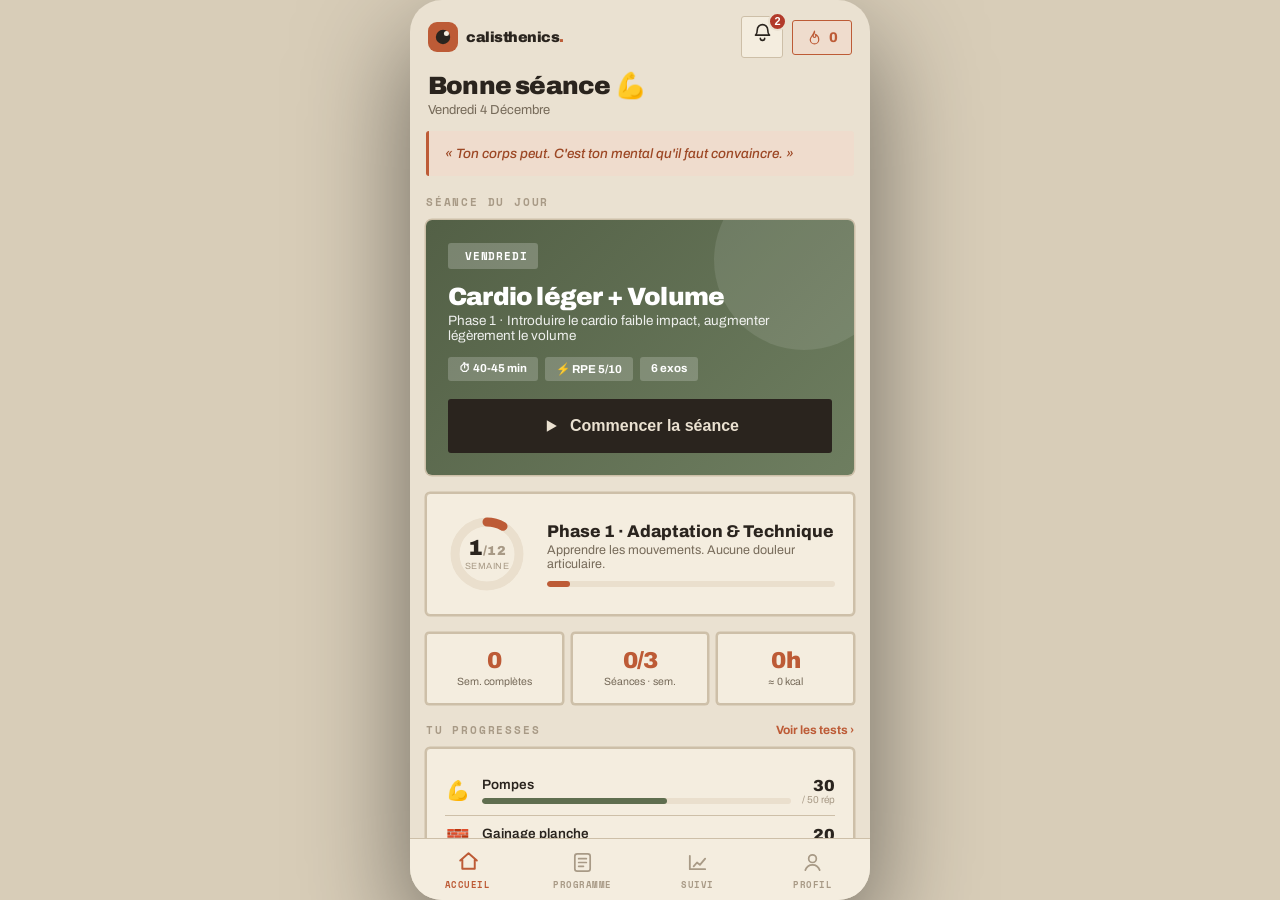
<file: index.html>
<!DOCTYPE html>
<html lang="fr" data-theme="paper">
<head>
<meta charset="UTF-8">
<meta name="viewport" content="width=device-width, initial-scale=1.0, maximum-scale=1.0, user-scalable=no, viewport-fit=cover">
<meta name="apple-mobile-web-app-capable" content="yes">
<meta name="apple-mobile-web-app-status-bar-style" content="black-translucent">
<meta name="theme-color" content="#EAE1D1">
<title>Calisthenics 12S</title>
<link rel="preconnect" href="https://fonts.googleapis.com">
<link rel="preconnect" href="https://fonts.gstatic.com" crossorigin>
<link href="https://fonts.googleapis.com/css2?family=Archivo:wght@500;600;700;800;900&family=Space+Mono:wght@400;700&display=swap" rel="stylesheet">
<link rel="icon" href="data:image/svg+xml,%3Csvg xmlns='http://www.w3.org/2000/svg' viewBox='0 0 128 128'%3E%3Crect width='128' height='128' rx='30' fill='%23BD5B36'/%3E%3Ccircle cx='64' cy='64' r='30' fill='%232A241E'/%3E%3Ccircle cx='78' cy='49' r='10.5' fill='%23F4EDDF'/%3E%3C/svg%3E">
<link rel="manifest" href="./manifest.json">
<link rel="apple-touch-icon" href="./icon-192.png">
<meta name="apple-mobile-web-app-title" content="Calisthenics">
<style>
*,*::before,*::after{box-sizing:border-box;margin:0;padding:0;-webkit-tap-highlight-color:transparent;touch-action:manipulation;}
html{height:100%;}

/* ════════ THÈMES — HYBRIDE A×B (papier / encre) ════════ */
:root{
  --r:4px; --r-s:3px; --r-l:6px;
  --nav-h:74px; --safe-b:env(safe-area-inset-bottom,0px);
  --ease:cubic-bezier(.22,.61,.36,1);
}
[data-theme="paper"]{
  --bg:#EAE1D1; --bg2:#E3D9C7; --card:#F4EDDF; --card2:#EADFCD; --border:#CDBFA8;
  --text:#2A241E; --text2:#766A59; --text3:#A89A86; --shadow:0 0 0 1.5px var(--border); --backdrop:#D8CDB8;
  --blue:#BD5B36; --accent-ink:#F6EFE3; --blue-l:#EFDCCD; --blue-d:#9C4724;
  --green:#5F6E4F; --green-l:#E0E4D6; --orange:#B0742B; --orange-l:#F0E2CB; --red:#B23A2A;
}
[data-theme="ink"]{
  --bg:#171411; --bg2:#1E1A15; --card:#242019; --card2:#2C271F; --border:#3A332A;
  --text:#F1E6D6; --text2:#A89A86; --text3:#796E5E; --shadow:0 0 0 1.5px var(--border); --backdrop:#0E0C0A;
  --blue:#D8804F; --accent-ink:#1A140F; --blue-l:rgba(216,128,79,.16); --blue-d:#E8A678;
  --green:#8FA07A; --green-l:rgba(143,160,122,.16); --orange:#D69A52; --orange-l:rgba(214,154,82,.16); --red:#E07060;
}

body{font-family:'Archivo',-apple-system,BlinkMacSystemFont,'Segoe UI',sans-serif;
  background:var(--backdrop);color:var(--text);min-height:100dvh;overscroll-behavior:none;
  -webkit-font-smoothing:antialiased;display:flex;align-items:center;justify-content:center;
  transition:background .35s var(--ease);}

/* ════════ FRAME (colonne téléphone) ════════ */
#frame{position:relative;width:100%;max-width:460px;height:100dvh;background:var(--bg);
  overflow:hidden;display:flex;flex-direction:column;transition:background .35s var(--ease);}
@media(min-width:480px){#frame{height:min(100dvh,900px);border-radius:32px;box-shadow:0 40px 110px rgba(0,0,0,.5);}}
#app{flex:1;display:flex;flex-direction:column;overflow:hidden;height:100%;}
.pages{flex:1;overflow:hidden;position:relative;}
.page{position:absolute;inset:0;overflow-y:auto;overflow-x:hidden;
  padding:0 0 calc(var(--nav-h) + var(--safe-b) + 10px);display:none;-webkit-overflow-scrolling:touch;}
.page.active{display:block;animation:fade .35s var(--ease);}
@keyframes fade{from{transform:translateY(8px);}to{transform:none;}}
::-webkit-scrollbar{width:0;}

/* ════════ NAV ════════ */
nav{background:var(--card);border-top:1px solid var(--border);padding-bottom:var(--safe-b);
  display:flex;flex-shrink:0;z-index:50;}
nav button{flex:1;border:none;background:none;padding:11px 4px 9px;display:flex;flex-direction:column;
  align-items:center;gap:4px;font-size:10px;font-weight:600;color:var(--text3);cursor:pointer;min-height:58px;
  transition:color .15s;}
nav button .ni{width:24px;height:24px;display:grid;place-items:center;transition:transform .2s var(--ease);}
nav button .ni svg{width:23px;height:23px;}
nav button.on{color:var(--blue);}
nav button.on .ni{transform:translateY(-1px) scale(1.08);}

/* ════════ TOP BAR ════════ */
.topbar{padding:calc(18px + env(safe-area-inset-top,0px)) 18px 0;}
.topbar h1{font-size:27px;font-weight:800;letter-spacing:-.6px;}
.topbar p{color:var(--text2);font-size:13.5px;margin-top:3px;}
.eyebrow{font-size:11px;font-weight:800;color:var(--text3);text-transform:uppercase;letter-spacing:1.4px;}

/* ════════ HERO / GRADIENT CARDS ════════ */
.hero{margin:14px 16px 0;border-radius:var(--r);padding:20px;color:#fff;position:relative;overflow:hidden;}
.hero::before{content:'';position:absolute;top:-34px;right:-30px;width:130px;height:130px;border-radius:50%;background:rgba(255,255,255,.12);}
.hero::after{content:'';position:absolute;bottom:-44px;right:24px;width:170px;height:170px;border-radius:50%;background:rgba(255,255,255,.07);}
.hero-label{font-size:11px;font-weight:800;opacity:.85;text-transform:uppercase;letter-spacing:1px;}
.hero-value{font-size:40px;font-weight:900;line-height:1.05;margin-top:4px;letter-spacing:-1px;}
.hero-sub{font-size:14px;opacity:.88;margin-top:3px;}

/* ════════ DASHBOARD (ACCUEIL) ════════ */
#home{padding-bottom:6px;}
.brand-bar{display:flex;align-items:center;justify-content:space-between;gap:12px;
  padding:calc(16px + env(safe-area-inset-top,0px)) 18px 0;}
.dash-head{display:flex;align-items:flex-start;justify-content:space-between;gap:12px;
  padding:14px 18px 0;}
.dash-head h1{font-size:25px;font-weight:800;letter-spacing:-.5px;line-height:1.1;}
.dash-head p{color:var(--text2);font-size:13px;margin-top:3px;text-transform:capitalize;}
.streak-pill{display:flex;align-items:center;gap:6px;background:var(--blue-l);color:var(--blue);
  border-radius:999px;padding:8px 13px;font-weight:800;font-size:14px;flex-shrink:0;white-space:nowrap;}
.streak-pill svg{width:17px;height:17px;}

.quote{margin:14px 16px 0;padding:13px 16px;border-radius:var(--r-s);background:var(--blue-l);
  border-left:3px solid var(--blue);}
.quote p{font-size:13.5px;font-style:italic;color:var(--blue-d);line-height:1.45;font-weight:500;}

.sec{padding:18px 16px 0;}
.sec-title{display:flex;align-items:center;justify-content:space-between;margin-bottom:10px;}
.sec-title .eyebrow{font-size:11px;}
.sec-title a{font-size:12px;font-weight:700;color:var(--blue);cursor:pointer;}

/* séance du jour */
.today{border-radius:var(--r-l);padding:22px;color:#fff;position:relative;overflow:hidden;box-shadow:var(--shadow);}
.today::after{content:'';position:absolute;top:-50px;right:-40px;width:180px;height:180px;border-radius:50%;background:rgba(255,255,255,.10);}
.today-tag{display:inline-flex;align-items:center;gap:6px;font-size:11px;font-weight:800;text-transform:uppercase;
  letter-spacing:.8px;background:rgba(255,255,255,.22);padding:5px 11px;border-radius:999px;position:relative;z-index:1;}
.today-title{font-size:25px;font-weight:900;margin-top:14px;letter-spacing:-.5px;position:relative;z-index:1;}
.today-sub{font-size:13.5px;opacity:.9;margin-top:3px;position:relative;z-index:1;}
.today-chips{display:flex;gap:7px;margin-top:14px;flex-wrap:wrap;position:relative;z-index:1;}
.today-chips .chip{background:rgba(255,255,255,.2);color:#fff;font-size:11.5px;font-weight:700;padding:5px 11px;border-radius:999px;}
.today-btn{margin-top:18px;width:100%;background:#fff;color:#111;border:none;border-radius:14px;
  padding:16px;font-size:16px;font-weight:800;cursor:pointer;display:flex;align-items:center;justify-content:center;gap:9px;
  min-height:54px;position:relative;z-index:1;transition:transform .12s;}
.today-btn svg{width:20px;height:20px;}
.today-btn:active{transform:scale(.97);}

/* progress ring card */
.ring-card{display:flex;align-items:center;gap:18px;background:var(--card);border-radius:var(--r);
  padding:18px;box-shadow:var(--shadow);}
.ring{position:relative;width:84px;height:84px;flex-shrink:0;}
.ring svg{transform:rotate(-90deg);}
.ring .rt{fill:none;stroke:var(--card2);stroke-width:9;}
.ring .rf{fill:none;stroke:var(--blue);stroke-width:9;stroke-linecap:round;transition:stroke-dashoffset .6s var(--ease);}
.ring-num{position:absolute;inset:0;display:flex;flex-direction:column;align-items:center;justify-content:center;}
.ring-num b{font-size:22px;font-weight:900;line-height:1;}
.ring-num span{font-size:9px;color:var(--text3);text-transform:uppercase;letter-spacing:.5px;margin-top:2px;}
.ring-info .pn{font-size:17px;font-weight:800;}
.ring-info .ps{font-size:12.5px;color:var(--text2);margin-top:2px;}
.ring-bar{height:6px;border-radius:20px;background:var(--card2);overflow:hidden;margin-top:10px;}
.ring-bar i{display:block;height:100%;border-radius:20px;background:var(--blue);transition:width .6s var(--ease);}

/* stat row */
.stat-row{display:grid;grid-template-columns:1fr 1fr 1fr;gap:9px;}
.stat-card{background:var(--card);border-radius:var(--r-s);padding:14px 8px;box-shadow:var(--shadow);text-align:center;}
.stat-val{font-size:23px;font-weight:900;color:var(--blue);letter-spacing:-.5px;}
.stat-lbl{font-size:10.5px;color:var(--text2);margin-top:3px;line-height:1.2;}

/* benchmarks */
.bench{background:var(--card);border-radius:var(--r);padding:18px;box-shadow:var(--shadow);}
.bench-row{display:flex;align-items:center;gap:11px;padding:10px 0;}
.bench-row+.bench-row{border-top:1px solid var(--border);}
.bench-ic{font-size:19px;width:26px;text-align:center;flex-shrink:0;}
.bench-mid{flex:1;min-width:0;}
.bench-name{font-size:13.5px;font-weight:600;}
.bench-bar{height:6px;border-radius:20px;background:var(--card2);overflow:hidden;margin-top:6px;}
.bench-bar i{display:block;height:100%;border-radius:20px;background:var(--green);transition:width .5s var(--ease);}
.bench-val{text-align:right;flex-shrink:0;}
.bench-val b{font-size:16px;font-weight:900;}
.bench-val span{font-size:10px;color:var(--text3);display:block;}

/* checklist compact */
.card{background:var(--card);border-radius:var(--r);padding:18px;box-shadow:var(--shadow);}
.chk-bar{height:7px;border-radius:20px;background:var(--card2);overflow:hidden;margin:4px 0 12px;}
.chk-bar i{display:block;height:100%;border-radius:20px;background:var(--green);transition:width .4s var(--ease);}
.chk-grid{display:flex;flex-wrap:wrap;gap:7px;}
.chk-chip{display:flex;align-items:center;gap:6px;padding:8px 11px;border-radius:999px;border:1.5px solid var(--border);
  background:var(--card2);font-size:12px;font-weight:600;color:var(--text2);cursor:pointer;transition:all .15s;min-height:38px;}
.chk-chip .em{font-size:13px;}
.chk-chip.on{background:var(--green-l);border-color:var(--green);color:var(--green);}

/* next test */
.test-cta{display:flex;align-items:center;gap:14px;background:var(--card);border-radius:var(--r);
  padding:18px;box-shadow:var(--shadow);cursor:pointer;border:1.5px dashed var(--border);}
.test-cta .ti{width:48px;height:48px;border-radius:14px;flex-shrink:0;display:grid;place-items:center;
  background:var(--orange-l);color:var(--orange);font-size:24px;}
.test-cta .tinfo{flex:1;}
.test-cta .tinfo b{font-size:15px;font-weight:800;display:block;}
.test-cta .tinfo span{font-size:12.5px;color:var(--text2);}
.test-cta .tarrow{color:var(--text3);font-size:20px;}

/* ════════ SECTION / SESSION CARDS (programme + accueil) ════════ */
.section{padding:16px 16px 0;}
.section-head{font-size:11px;font-weight:800;color:var(--text3);text-transform:uppercase;letter-spacing:1.2px;margin-bottom:9px;}
.s-card{border-radius:var(--r);padding:16px;margin-bottom:10px;display:flex;align-items:center;gap:13px;
  box-shadow:var(--shadow);cursor:pointer;transition:transform .1s;color:#fff;}
.s-card:active{transform:scale(.985);}
.s-card-icon{width:50px;height:50px;border-radius:14px;background:rgba(255,255,255,.22);display:flex;
  align-items:center;justify-content:center;flex-shrink:0;}
.s-card-icon svg{width:25px;height:25px;color:#fff;}
.s-card-info{flex:1;min-width:0;}
.s-card-info h4{font-size:15px;font-weight:800;color:#fff;}
.s-card-info p{font-size:12px;color:rgba(255,255,255,.82);margin-top:2px;}
.s-card-chips{display:flex;gap:6px;margin-top:8px;flex-wrap:wrap;}
.chip{background:rgba(255,255,255,.22);color:#fff;font-size:11px;font-weight:600;padding:3px 9px;border-radius:20px;}
.s-card-arrow{color:rgba(255,255,255,.7);font-size:22px;flex-shrink:0;}

/* ════════ BUTTONS ════════ */
.btn{display:inline-flex;align-items:center;justify-content:center;gap:8px;border:none;cursor:pointer;
  font-weight:800;border-radius:var(--r-s);transition:transform .1s,opacity .15s;min-height:48px;font-family:inherit;}
.btn:active{transform:scale(.97);}
.btn-primary{background:var(--blue);color:var(--accent-ink);font-size:15px;padding:14px 24px;width:100%;}
.btn-outline{background:var(--blue-l);color:var(--blue);font-size:14px;padding:12px 20px;}
.btn-green{background:var(--green);color:#fff;font-size:15px;padding:14px 24px;}
.btn-sm{font-size:13px;padding:10px 16px;min-height:40px;}
.btn-danger{background:var(--red);color:#fff;opacity:.92;}

/* ════════ PROG / WEEK GRID ════════ */
.wk-grid{display:grid;grid-template-columns:repeat(4,1fr);gap:8px;}
.wk-btn{padding:13px 4px;border-radius:var(--r-s);border:2px solid var(--border);background:var(--card);
  cursor:pointer;font-size:13px;font-weight:800;color:var(--text2);text-align:center;min-height:50px;transition:all .15s;}
.wk-btn.sel{background:var(--blue);color:var(--accent-ink);border-color:var(--blue);}
.wk-btn.done{background:var(--green-l);color:var(--green);border-color:var(--green);}
.wk-btn.cur{border-color:var(--orange);color:var(--orange);}

/* ════════ SUIVI ════════ */
.tabs{display:flex;background:var(--card);border-radius:var(--r);padding:5px;gap:4px;margin-bottom:12px;box-shadow:var(--shadow);}
.tab{flex:1;padding:11px 4px;border:none;border-radius:var(--r-s);background:none;font-size:13px;font-weight:800;
  color:var(--text2);cursor:pointer;min-height:44px;font-family:inherit;transition:all .15s;}
.tab.on{background:var(--blue);color:var(--accent-ink);}
.card h3{font-size:16px;font-weight:800;}
.prog{background:var(--card2);border-radius:20px;height:7px;overflow:hidden;margin-top:8px;}
.prog-fill{height:100%;border-radius:20px;transition:width .5s var(--ease);}

.chk-item{display:flex;align-items:center;gap:14px;padding:14px 0;border-bottom:1px solid var(--border);cursor:pointer;min-height:56px;}
.chk-item:last-child{border-bottom:none;}
.chk-icon{font-size:22px;width:28px;text-align:center;flex-shrink:0;}
.chk-lbl{flex:1;font-size:15px;font-weight:500;}
.chk-box{width:28px;height:28px;border-radius:9px;border:2px solid var(--border);flex-shrink:0;display:flex;
  align-items:center;justify-content:center;font-size:15px;transition:all .2s;color:#fff;}
.chk-box.on{background:var(--green);border-color:var(--green);}

input[type=number],select,textarea{border:2px solid var(--border);border-radius:var(--r-s);padding:12px 14px;
  font-size:16px;width:100%;background:var(--card2);-webkit-appearance:none;color:var(--text);font-family:inherit;}
input:focus,select:focus,textarea:focus{outline:none;border-color:var(--blue);}
textarea{resize:none;}
label.field-label{font-size:13px;color:var(--text2);font-weight:600;display:block;margin-bottom:6px;margin-top:12px;}

.warn-box{background:var(--orange-l);border-left:4px solid var(--orange);padding:12px 14px;border-radius:0 var(--r-s) var(--r-s) 0;font-size:13px;color:var(--orange);margin-top:10px;line-height:1.5;}
.info-box{background:var(--blue-l);border-left:4px solid var(--blue);padding:12px 14px;border-radius:0 var(--r-s) var(--r-s) 0;font-size:13px;color:var(--blue-d);margin-top:10px;line-height:1.5;}

.test-row{display:flex;align-items:center;gap:10px;padding:12px 0;border-bottom:1px solid var(--border);}
.test-row:last-child{border-bottom:none;}
.test-row label{flex:1;font-size:14px;font-weight:500;}
.test-row .tgt{font-size:11px;color:var(--green);font-weight:600;margin-top:2px;}
.test-row input{width:70px;padding:8px;font-size:16px;font-weight:700;text-align:center;}
.test-row .unit{font-size:12px;color:var(--text2);width:26px;}

.perf-entry{padding:11px 0;border-bottom:1px solid var(--border);}
.perf-entry:last-child{border-bottom:none;}
.perf-date{font-size:11px;color:var(--text2);}
.perf-name{font-size:14px;font-weight:600;}
.perf-val{font-size:14px;font-weight:800;color:var(--green);}
.empty-msg{text-align:center;padding:32px 16px;color:var(--text2);font-size:14px;}
.empty-msg .ei{font-size:40px;margin-bottom:8px;}
.divider{height:1px;background:var(--border);margin:0 16px;}

/* theme picker */
.theme-grid{display:grid;grid-template-columns:1fr 1fr;gap:10px;margin-top:6px;}
.theme-opt{border:2px solid var(--border);border-radius:var(--r-s);padding:12px;cursor:pointer;text-align:left;
  background:var(--card2);transition:all .15s;display:flex;align-items:center;gap:11px;min-height:58px;}
.theme-opt.on{border-color:var(--blue);}
.theme-sw{width:34px;height:34px;border-radius:10px;flex-shrink:0;border:1px solid rgba(0,0,0,.15);position:relative;overflow:hidden;}
.theme-sw i{position:absolute;right:5px;bottom:5px;width:13px;height:13px;border-radius:4px;}
.theme-opt b{font-size:13.5px;font-weight:700;display:block;}
.theme-opt span{font-size:11px;color:var(--text2);}

/* ════════ SESSION ════════ */
#session{position:absolute;inset:0;background:var(--bg);z-index:200;display:none;flex-direction:column;overflow:hidden;}
#session.on{display:flex;}
#sess-top{padding:calc(12px + env(safe-area-inset-top,0px)) 16px 12px;display:flex;align-items:center;gap:12px;flex-shrink:0;}
#sess-back{background:rgba(255,255,255,.2);color:#fff;border:none;border-radius:11px;padding:10px 14px;font-size:14px;font-weight:700;cursor:pointer;min-height:44px;}
#sess-title-wrap{flex:1;min-width:0;}
#sess-title{font-size:16px;font-weight:800;white-space:nowrap;overflow:hidden;text-overflow:ellipsis;color:#fff;}
#sess-sub{font-size:12px;color:rgba(255,255,255,.78);}
#sess-prog-strip{height:4px;background:var(--card2);flex-shrink:0;}
#sess-prog-fill{height:100%;background:var(--green);width:0%;transition:width .4s;}
#sess-body{flex:1;overflow-y:auto;-webkit-overflow-scrolling:touch;padding:0 16px 20px;}
.phase-item{display:flex;align-items:center;gap:12px;padding:12px 0;border-bottom:1px solid var(--border);}
.phase-item:last-child{border-bottom:none;}
.phase-dot{width:8px;height:8px;border-radius:50%;background:var(--blue);flex-shrink:0;}
.phase-txt{font-size:14px;}
.ex-card{background:var(--card);border-radius:var(--r);margin-bottom:10px;overflow:hidden;box-shadow:var(--shadow);border:2px solid transparent;transition:border-color .2s;}
.ex-card.active-ex{border-color:var(--blue);}
.ex-card.done-ex{border-color:var(--green);}
.ex-head{display:flex;align-items:center;gap:12px;padding:14px 16px;cursor:pointer;min-height:60px;}
.ex-num{width:36px;height:36px;border-radius:11px;background:var(--blue-l);color:var(--blue);font-weight:800;font-size:15px;display:flex;align-items:center;justify-content:center;flex-shrink:0;}
.ex-num.done{background:var(--green-l);color:var(--green);}
.ex-head-info{flex:1;min-width:0;}
.ex-head-name{font-size:15px;font-weight:700;}
.ex-head-detail{font-size:12px;color:var(--text2);margin-top:2px;}
.ex-chevron{color:var(--text3);font-size:18px;transition:transform .2s;}
.ex-chevron.open{transform:rotate(90deg);}
.ex-body{display:none;padding:0 16px 16px;border-top:1px solid var(--border);}
.ex-body.open{display:block;}
.tip-box{background:var(--blue-l);border-radius:var(--r-s);padding:10px 12px;font-size:13px;color:var(--blue-d);margin-top:12px;line-height:1.5;}
.alt-box{background:var(--orange-l);border-radius:var(--r-s);padding:10px 12px;font-size:13px;color:var(--orange);margin-top:8px;line-height:1.5;}
.sets-row{display:flex;gap:10px;margin-top:14px;flex-wrap:wrap;}
.set-btn{width:48px;height:48px;border-radius:13px;border:2px solid var(--border);background:var(--card2);cursor:pointer;font-size:14px;font-weight:700;color:var(--text2);display:flex;align-items:center;justify-content:center;transition:all .15s;flex-shrink:0;}
.set-btn:active{transform:scale(.93);}
.set-btn.done{background:var(--green);border-color:var(--green);color:#fff;}
.rest-btn-inline{background:var(--blue-l);color:var(--blue);border:none;border-radius:var(--r-s);padding:12px 16px;font-size:14px;font-weight:700;cursor:pointer;margin-top:12px;width:100%;min-height:48px;display:flex;align-items:center;justify-content:center;gap:6px;}
.log-row{display:flex;align-items:center;gap:10px;margin-top:12px;background:var(--card2);border-radius:var(--r-s);padding:10px 12px;}
.log-row label{flex:1;font-size:13px;color:var(--text2);font-weight:600;}
.log-row input{width:72px;padding:8px;font-size:18px;font-weight:800;text-align:center;}
.log-unit{font-size:12px;color:var(--text2);font-weight:600;}
#sess-foot{background:var(--card);border-top:1px solid var(--border);padding:12px 16px calc(12px + var(--safe-b));display:flex;gap:10px;flex-shrink:0;}

/* ════════ TIMER ════════ */
#timer{position:absolute;inset:0;background:#1A1510;z-index:300;display:none;flex-direction:column;align-items:center;justify-content:center;padding:32px 24px;}
#timer.on{display:flex;}
#t-label{font-size:18px;font-weight:700;color:rgba(255,255,255,.75);text-align:center;margin-bottom:8px;}
#t-next{font-size:14px;color:rgba(255,255,255,.45);text-align:center;margin-top:8px;}
#t-circle{width:220px;height:220px;position:relative;margin:16px auto;}
#t-circle svg{transform:rotate(-90deg);width:100%;height:100%;}
.t-track{fill:none;stroke:rgba(255,255,255,.1);stroke-width:12;}
.t-fill{fill:none;stroke:var(--blue);stroke-width:12;stroke-linecap:round;transition:stroke-dashoffset .9s linear;}
#t-num{position:absolute;inset:0;display:flex;align-items:center;justify-content:center;font-size:72px;font-weight:900;color:#fff;letter-spacing:-2px;}
#t-btns{display:flex;gap:16px;margin-top:32px;}
#t-btns button{flex:1;padding:16px;border-radius:var(--r);border:2px solid rgba(255,255,255,.2);background:rgba(255,255,255,.1);color:#fff;font-size:16px;font-weight:700;cursor:pointer;min-height:56px;min-width:120px;font-family:inherit;}
#t-btns button:active{background:rgba(255,255,255,.2);}

/* ════════ TOAST ════════ */
#toast{position:absolute;bottom:calc(var(--nav-h) + var(--safe-b) + 14px);left:50%;transform:translateX(-50%) translateY(20px);
  background:var(--text);color:var(--bg);padding:12px 22px;border-radius:24px;font-size:14px;font-weight:700;z-index:500;
  white-space:nowrap;opacity:0;transition:opacity .25s,transform .25s;pointer-events:none;box-shadow:0 8px 24px rgba(0,0,0,.3);}
#toast.on{opacity:1;transform:translateX(-50%) translateY(0);}
#toast.ok{background:var(--green);color:#fff;}
#toast.err{background:var(--red);color:#fff;}

/* ════════ NOTIFICATIONS ════════ */
.dash-actions{display:flex;align-items:center;gap:9px;flex-shrink:0;}
.bell-btn{position:relative;width:42px;height:42px;border-radius:13px;border:1px solid var(--border);
  background:var(--card);display:grid;place-items:center;cursor:pointer;flex-shrink:0;color:var(--text);transition:transform .12s;}
.bell-btn:active{transform:scale(.92);}
.bell-btn svg{width:21px;height:21px;}
.bell-badge{position:absolute;top:-5px;right:-5px;min-width:19px;height:19px;padding:0 4px;border-radius:10px;
  background:var(--red);color:#fff;font-size:11px;font-weight:800;display:flex;align-items:center;justify-content:center;
  border:2px solid var(--bg);line-height:1;}

#notif{position:absolute;inset:0;z-index:250;display:none;}
#notif.on{display:block;}
.notif-scrim{position:absolute;inset:0;background:rgba(0,0,0,.45);opacity:0;transition:opacity .3s var(--ease);}
#notif.on .notif-scrim{opacity:1;}
.notif-panel{position:absolute;top:0;right:0;bottom:0;width:92%;max-width:410px;background:var(--bg);
  display:flex;flex-direction:column;transform:translateX(100%);transition:transform .32s var(--ease);box-shadow:-20px 0 60px rgba(0,0,0,.45);}
#notif.on .notif-panel{transform:translateX(0);}
.notif-head{padding:calc(16px + env(safe-area-inset-top,0px)) 18px 12px;display:flex;align-items:center;justify-content:space-between;}
.notif-head h2{font-size:21px;font-weight:800;letter-spacing:-.5px;}
.notif-close{width:36px;height:36px;border-radius:11px;border:none;background:var(--card2);color:var(--text);font-size:17px;cursor:pointer;}
.notif-tabs{display:flex;gap:6px;padding:2px 18px 0;}
.notif-tab{flex:1;padding:10px;border:none;border-radius:11px;background:var(--card2);color:var(--text2);font-size:13.5px;font-weight:800;cursor:pointer;font-family:inherit;transition:all .15s;}
.notif-tab.on{background:var(--blue);color:var(--accent-ink);}
.notif-body{flex:1;overflow-y:auto;-webkit-overflow-scrolling:touch;padding:14px 18px calc(20px + var(--safe-b));}
.notif-item{display:flex;gap:12px;padding:13px;border-radius:var(--r-s);background:var(--card);margin-bottom:9px;cursor:pointer;border:1px solid var(--border);position:relative;transition:transform .1s;}
.notif-item:active{transform:scale(.99);}
.notif-item.unread{border-color:var(--blue);}
.notif-item.unread::after{content:'';position:absolute;top:13px;right:13px;width:8px;height:8px;border-radius:50%;background:var(--blue);}
.notif-ic{width:42px;height:42px;border-radius:12px;flex-shrink:0;display:grid;place-items:center;font-size:20px;}
.notif-txt{flex:1;min-width:0;}
.notif-txt b{font-size:14px;font-weight:800;display:block;padding-right:14px;}
.notif-txt p{font-size:12.5px;color:var(--text2);margin-top:2px;line-height:1.4;}
.notif-time{font-size:11px;color:var(--text3);margin-top:5px;font-weight:700;}
.notif-mark{font-size:12.5px;color:var(--blue);font-weight:700;padding:4px 0 10px;cursor:pointer;display:inline-block;}
.perm-card{background:var(--blue-l);border:1px solid var(--blue);border-radius:var(--r-s);padding:14px;margin-bottom:14px;}
.perm-card b{font-size:14px;font-weight:800;color:var(--blue-d);}
.perm-card p{font-size:12.5px;color:var(--blue-d);opacity:.85;margin:4px 0 11px;line-height:1.45;}
.perm-row{display:flex;gap:8px;}
.set-item{display:flex;align-items:center;gap:12px;padding:14px 0;border-bottom:1px solid var(--border);}
.set-item:last-child{border-bottom:none;}
.set-ic{width:40px;height:40px;border-radius:11px;flex-shrink:0;display:grid;place-items:center;font-size:19px;background:var(--card2);}
.set-info{flex:1;min-width:0;}
.set-info b{font-size:14px;font-weight:700;display:block;}
.set-info span{font-size:12px;color:var(--text2);}
.toggle{width:46px;height:28px;border-radius:20px;background:var(--card2);border:none;cursor:pointer;position:relative;flex-shrink:0;transition:background .2s;padding:0;}
.toggle.on{background:var(--green);}
.toggle i{position:absolute;top:3px;left:3px;width:22px;height:22px;border-radius:50%;background:#fff;transition:transform .2s var(--ease);box-shadow:0 1px 3px rgba(0,0,0,.3);}
.toggle.on i{transform:translateX(18px);}
input[type=time].set-time{font-size:13px;font-weight:700;color:var(--blue);background:var(--blue-l);border:none;border-radius:9px;padding:7px 9px;width:auto;font-family:inherit;}
input[type=time].set-time::-webkit-calendar-picker-indicator{filter:invert(.5);}

/* ════════ HYBRIDE A×B — structure brutaliste ════════ */
/* micro-labels en mono majuscule */
.eyebrow,.section-head,.hero-label,.today-tag,.notif-time,.b-chip{font-family:'Space Mono',monospace !important;}
.eyebrow,.section-head{letter-spacing:1.8px;}
/* titres condensés appuyés */
.topbar h1,.dash-head h1,.today-title,.hero-value,.stat-val,.notif-head h2{font-weight:900;letter-spacing:-.8px;}
/* arêtes nettes : on aplatit les formes pilules */
.streak-pill,.chip,.today-tag,.today-chips .chip,.chk-chip,.s-card-chips .chip{border-radius:3px !important;}
.btn,.btn-primary,.btn-green,.btn-outline,.tab,.set-btn,.wk-btn,.theme-opt,.test-cta .ti,.notif-tab{border-radius:3px;}
.today-btn,.rest-btn-inline,.notif-close,.bell-btn,.perm-card,.set-time{border-radius:3px !important;}
/* cartes : bordure franche, pas d'ombre molle */
.card,.ring-card,.stat-card,.bench,.test-cta,.tabs,.notif-item{border:1.5px solid var(--border);}
.streak-pill{border:1.5px solid var(--blue);background:var(--blue-l);}
/* nav : trait net + label mono */
nav{border-top:1.5px solid var(--border);}
nav button{font-family:'Space Mono',monospace;letter-spacing:.5px;font-size:9px;text-transform:uppercase;}
/* CTA principal de la séance du jour : barre encrée façon A */
.today-btn{background:var(--text);color:var(--bg);}
/* checklist chip arêtes */
.chk-box{border-radius:3px;}

/* ════════ MARQUE / LOGO ════════ */
.brand{display:flex;align-items:center;gap:13px;}
.brand-mk{width:52px;height:52px;border-radius:14px;background:var(--blue);display:grid;place-items:center;flex-shrink:0;position:relative;box-shadow:0 4px 12px rgba(80,50,20,.18);}
.brand-mk svg{width:52px;height:52px;}
.brand-txt .bt1{font-size:23px;font-weight:900;letter-spacing:-1px;line-height:1;color:var(--text);text-transform:lowercase;}
.brand-txt .bt1 .dot{color:var(--blue);}
.brand-txt .bt2{font-family:'Space Mono',monospace;font-size:10px;letter-spacing:3px;text-transform:uppercase;color:var(--text3);margin-top:4px;}
/* lockup compact pour l'en-tête Accueil */
.brand-sm{display:flex;align-items:center;gap:8px;}
.brand-sm .m{width:30px;height:30px;border-radius:9px;background:var(--blue);display:grid;place-items:center;flex-shrink:0;}
.brand-sm .m svg{width:30px;height:30px;}
.brand-sm .w{font-size:14.5px;font-weight:900;letter-spacing:-.5px;color:var(--text);text-transform:lowercase;}
.brand-sm .w .dot{color:var(--blue);}
</style>
</head>
<body>
<template id="__bundler_thumbnail" data-bg-color="#BD5B36">
  <svg viewBox="0 0 1200 800" xmlns="http://www.w3.org/2000/svg">
    <rect width="1200" height="800" fill="#BD5B36"/>
    <circle cx="600" cy="360" r="150" fill="#2A241E"/>
    <circle cx="672" cy="288" r="52" fill="#F4EDDF"/>
    <text x="600" y="640" font-family="Archivo, sans-serif" font-weight="900" font-size="66" fill="#F4EDDF" text-anchor="middle" letter-spacing="-3">calisthenics.</text>
  </svg>
</template>
<div id="frame">
<div id="app">
  <div class="pages">

    <!-- ACCUEIL -->
    <div class="page active" id="p-home"><div id="home"></div></div>

    <!-- PROGRAMME -->
    <div class="page" id="p-prog">
      <div class="topbar"><h1>Programme</h1><p>12 semaines · 3 phases</p></div>
      <div class="section" style="padding-top:14px;"><div class="wk-grid" id="wk-grid"></div></div>
      <div id="wk-detail" style="padding:0 16px;"></div>
    </div>

    <!-- SUIVI -->
    <div class="page" id="p-suivi">
      <div class="topbar"><h1>Mon Suivi</h1><p>Checklist · Perfs · Tests</p></div>
      <div class="section" style="padding-top:14px;">
        <div class="tabs">
          <button class="tab on" onclick="switchTab(this,'tc-chk')">✅ Semaine</button>
          <button class="tab" onclick="switchTab(this,'tc-perf')">💪 Perfs</button>
          <button class="tab" onclick="switchTab(this,'tc-test')">🎯 Tests</button>
        </div>
        <div id="tc-chk">
          <div class="card" style="padding-bottom:8px;margin-bottom:10px;">
            <div style="display:flex;align-items:center;justify-content:space-between;margin-bottom:4px;">
              <h3 id="chk-title">Semaine 1</h3>
              <div style="display:flex;gap:6px;">
                <button onclick="chkWeek(-1)" class="btn btn-outline btn-sm" style="min-width:40px;padding:8px;">◀</button>
                <button onclick="chkWeek(1)" class="btn btn-outline btn-sm" style="min-width:40px;padding:8px;">▶</button>
              </div>
            </div>
            <div class="prog"><div class="prog-fill" id="chk-bar" style="background:var(--green)"></div></div>
            <div style="font-size:12px;color:var(--text2);margin-top:6px;" id="chk-score">0/9 complétés</div>
            <div id="chk-items" style="margin-top:4px;"></div>
          </div>
          <div class="card">
            <h3 style="margin-bottom:8px;">Notes de la semaine</h3>
            <textarea id="chk-notes" rows="4" placeholder="Sensations, points positifs, à améliorer..."></textarea>
            <button class="btn btn-primary btn-sm" style="margin-top:8px;" onclick="saveNotes()">Sauvegarder</button>
          </div>
        </div>
        <div id="tc-perf" style="display:none;">
          <div class="card">
            <h3 style="margin-bottom:10px;">Logger une performance</h3>
            <label class="field-label" style="margin-top:0">Exercice</label>
            <select id="perf-ex">
              <option>Pompes classiques</option><option>Squats</option><option>Diamond push-up</option>
              <option>Gainage planche</option><option>Dead hang barre</option><option>Traction négative</option>
              <option>Corde à sauter</option><option>L-sit / Leg compression</option><option>V-taps</option><option>No-bar back row</option>
            </select>
            <div style="display:flex;gap:8px;">
              <div style="flex:1;"><label class="field-label">Séries</label>
                <input type="number" id="perf-sets" placeholder="3" inputmode="numeric" min="1" max="20" oninput="updPerfPreview()"></div>
              <div style="flex:1.4;"><label class="field-label">Valeur / série</label>
                <input type="number" id="perf-val" placeholder="20" inputmode="numeric" min="0" oninput="updPerfPreview()"></div>
              <div style="flex:1;"><label class="field-label">Unité</label>
                <select id="perf-unit" onchange="updPerfPreview()"><option>rép</option><option>sec</option><option>min</option></select></div>
            </div>
            <div style="margin-top:8px;background:var(--blue-l);border-radius:var(--r-s);padding:10px 12px;font-size:13px;color:var(--blue-d);font-weight:700;text-align:center;" id="perf-preview">— × — rép</div>
            <label class="field-label">Semaine</label>
            <select id="perf-wk"></select>
            <button class="btn btn-green" style="margin-top:14px;" onclick="logPerf()">💾 Enregistrer</button>
          </div>
          <div class="section-head" style="padding:12px 0 6px;">Historique</div>
          <div class="card" id="perf-hist"></div>
        </div>
        <div id="tc-test" style="display:none;">
          <div class="info-box" style="margin-bottom:10px;">Fais les tests aux semaines 0, 4, 8 et 12.</div>
          <div style="display:flex;gap:8px;flex-wrap:wrap;margin-bottom:12px;" id="test-btns"></div>
          <div class="card" id="test-form"></div>
        </div>
      </div>
    </div>

    <!-- PROFIL -->
    <div class="page" id="p-profil">
      <div class="topbar"><h1>Profil</h1><p>Thème · Réglages &amp; rappels</p></div>
      <div class="section" style="padding-top:14px;">
        <div class="card" style="margin-bottom:10px;display:flex;align-items:center;justify-content:space-between;gap:12px;">
          <div class="brand">
            <div class="brand-mk">
              <svg viewBox="0 0 96 96"><circle cx="48" cy="48" r="23" fill="#2A241E"></circle><circle cx="59" cy="37" r="8" fill="#F4EDDF"></circle></svg>
            </div>
            <div class="brand-txt">
              <div class="bt1">calisthenics<span class="dot">.</span></div>
              <div class="bt2">Douze semaines</div>
            </div>
          </div>
        </div>
        <div class="card" style="margin-bottom:10px;">
          <h3 style="margin-bottom:4px;">🎨 Thème</h3>
          <p style="font-size:12.5px;color:var(--text2);">Choisis l'ambiance de l'app.</p>
          <div class="theme-grid" id="theme-grid"></div>
        </div>
        <div class="card" style="margin-bottom:10px;">
          <h3 style="margin-bottom:10px;">Ma semaine actuelle</h3>
          <label class="field-label" style="margin-top:0;">Je suis à la semaine</label>
          <select id="wk-sel" onchange="setWeek(this.value)"></select>
          <div style="font-size:13px;color:var(--text2);margin-top:8px;line-height:1.5;white-space:pre-line;" id="pr-phase-info"></div>
        </div>
        <div class="card" style="margin-bottom:10px;">
          <h3 style="margin-bottom:10px;">⚡ Jour difficile (15-20 min)</h3>
          <div style="font-size:13px;color:var(--text2);line-height:2;">Squat 2×10 · Pompes 2×10 · No-bar row 2×10 · Planche 2×20s · Superman 1×10</div>
        </div>
        <div class="card" style="margin-bottom:10px;">
          <h3 style="margin-bottom:10px;">🦵 Zéro douleur genou</h3>
          <div style="font-size:13px;color:var(--text2);line-height:2;">Pont fessier 4×15 · Pompes 4×12 · Diamond push-up 3×8 · Row 4×12 · Superman 3×12 · Dead bug 3×8/côté · Planche 4×30s</div>
        </div>
        <div class="card" style="margin-bottom:10px;">
          <h3 style="margin-bottom:10px;">🥗 Rappels nutrition</h3>
          <div style="font-size:13px;color:var(--text2);line-height:2;">Protéines : 136-170g/jour · Eau : min 2,5L · Légumes : ½ assiette · Pas de sucres rapides post-séance</div>
        </div>
        <div class="card">
          <h3 style="margin-bottom:8px;color:var(--red);">🗑 Réinitialiser</h3>
          <p style="font-size:13px;color:var(--text2);margin-bottom:10px;">Efface le suivi (checklist, perfs, tests).</p>
          <button class="btn btn-danger btn-sm" onclick="resetAll()">Réinitialiser les données</button>
        </div>
      </div>
    </div>

  </div>

  <nav>
    <button class="on" id="nb-home" onclick="goTo('home')"><span class="ni" id="ni-home"></span>Accueil</button>
    <button id="nb-prog" onclick="goTo('prog')"><span class="ni" id="ni-prog"></span>Programme</button>
    <button id="nb-suivi" onclick="goTo('suivi')"><span class="ni" id="ni-suivi"></span>Suivi</button>
    <button id="nb-profil" onclick="goTo('profil')"><span class="ni" id="ni-profil"></span>Profil</button>
  </nav>
</div>

<!-- SESSION -->
<div id="session">
  <div id="sess-top">
    <button id="sess-back" onclick="closeSession()">← Retour</button>
    <div id="sess-title-wrap"><div id="sess-title"></div><div id="sess-sub"></div></div>
  </div>
  <div id="sess-prog-strip"><div id="sess-prog-fill"></div></div>
  <div id="sess-body">
    <div style="padding:14px 0 4px;font-size:12px;font-weight:800;color:var(--text3);text-transform:uppercase;letter-spacing:.8px;">Échauffement</div>
    <div class="card" style="padding:8px 16px;" id="sess-warmup"></div>
    <div style="padding:14px 0 4px;font-size:12px;font-weight:800;color:var(--text3);text-transform:uppercase;letter-spacing:.8px;">Exercices</div>
    <div id="sess-exs"></div>
    <div style="padding:14px 0 4px;font-size:12px;font-weight:800;color:var(--text3);text-transform:uppercase;letter-spacing:.8px;">Retour au calme</div>
    <div class="card" style="padding:8px 16px;" id="sess-cool"></div>
    <div class="info-box" id="sess-goal-box" style="margin:12px 0 0;"></div>
  </div>
  <div id="sess-foot">
    <button class="btn btn-outline" style="flex:1;" onclick="closeSession()">Annuler</button>
    <button class="btn btn-green" style="flex:2;" onclick="finishSession()">✅ Séance terminée !</button>
  </div>
</div>

<!-- TIMER -->
<div id="timer">
  <div id="t-label">Repos</div>
  <div id="t-circle">
    <svg viewBox="0 0 220 220"><circle class="t-track" cx="110" cy="110" r="96"/><circle class="t-fill" id="t-ring" cx="110" cy="110" r="96" stroke-dasharray="603" stroke-dashoffset="0"/></svg>
    <div id="t-num">—</div>
  </div>
  <div id="t-next"></div>
  <div id="t-btns"><button onclick="skipTimer()">Passer ▶</button><button onclick="stopTimer()">Arrêter ✕</button></div>
</div>

<!-- NOTIFICATIONS -->
<div id="notif">
  <div class="notif-scrim" onclick="closeNotif()"></div>
  <div class="notif-panel">
    <div class="notif-head"><h2>Notifications</h2><button class="notif-close" onclick="closeNotif()">✕</button></div>
    <div class="notif-tabs">
      <button class="notif-tab on" id="ntab-feed" onclick="notifTab('feed')">Boîte</button>
      <button class="notif-tab" id="ntab-set" onclick="notifTab('set')">Rappels</button>
    </div>
    <div class="notif-body" id="notif-feed"></div>
    <div class="notif-body" id="notif-set" style="display:none;"></div>
  </div>
</div>

<div id="toast"></div>
</div>

<script>
/* ════════ ICÔNES (nav) ════════ */
const ICON={
  home:'<svg viewBox="0 0 24 24" fill="none"><path d="M4 11 12 4l8 7M6 10v9h12v-9" stroke="currentColor" stroke-width="1.9" stroke-linecap="round" stroke-linejoin="round"/></svg>',
  prog:'<svg viewBox="0 0 24 24" fill="none"><rect x="4" y="3" width="16" height="18" rx="2.5" stroke="currentColor" stroke-width="1.8"/><path d="M8 8h8M8 12h8M8 16h5" stroke="currentColor" stroke-width="1.8" stroke-linecap="round"/></svg>',
  suivi:'<svg viewBox="0 0 24 24" fill="none"><path d="M4 19V5M4 19h16M8 16l3.5-4 3 2.5L20 8" stroke="currentColor" stroke-width="1.9" stroke-linecap="round" stroke-linejoin="round"/></svg>',
  profil:'<svg viewBox="0 0 24 24" fill="none"><circle cx="12" cy="8" r="4" stroke="currentColor" stroke-width="1.8"/><path d="M4.5 20c1.4-3.8 4.2-5.5 7.5-5.5s6.1 1.7 7.5 5.5" stroke="currentColor" stroke-width="1.8" stroke-linecap="round"/></svg>',
  flame:'<svg viewBox="0 0 24 24" fill="none"><path d="M12 3c1 3-2 4-2 7a2 2 0 0 0 4 0c0-1-.5-1.5-.5-2.5C16 9 18 12 18 15a6 6 0 1 1-12 0c0-4 4-5 6-12Z" stroke="currentColor" stroke-width="1.7" stroke-linejoin="round"/></svg>',
  play:'<svg viewBox="0 0 24 24" fill="none"><path d="M7 5v14l12-7L7 5Z" fill="currentColor"/></svg>',
  check:'<svg viewBox="0 0 24 24" fill="none"><path d="m5 12.5 4.5 4.5L19 7" stroke="currentColor" stroke-width="2.4" stroke-linecap="round" stroke-linejoin="round"/></svg>',
  dumbbell:'<svg viewBox="0 0 24 24" fill="none"><path d="M5 9v6m4-9v12m6-12v12m4-9v6M3 12h2m14 0h2" stroke="currentColor" stroke-width="2" stroke-linecap="round"/></svg>',
  bolt:'<svg viewBox="0 0 24 24" fill="none"><path d="M13 2 4 14h6l-1 8 9-12h-6l1-8Z" stroke="currentColor" stroke-width="1.8" stroke-linejoin="round"/></svg>',
  fire:'<svg viewBox="0 0 24 24" fill="none"><path d="M12 3c1 3-2 4-2 7a2 2 0 0 0 4 0c0-1-.5-1.5-.5-2.5C16 9 18 12 18 15a6 6 0 1 1-12 0c0-4 4-5 6-12Z" stroke="currentColor" stroke-width="1.7" stroke-linejoin="round"/></svg>',
  bell:'<svg viewBox="0 0 24 24" fill="none"><path d="M6 9a6 6 0 0 1 12 0c0 4.5 1.8 5.8 2 6H4c.2-.2 2-1.5 2-6Z" stroke="currentColor" stroke-width="1.8" stroke-linejoin="round"/><path d="M9.5 18.5a2.5 2.5 0 0 0 5 0" stroke="currentColor" stroke-width="1.8" stroke-linecap="round"/></svg>',
};

</script>
<script>
/* DONNÉES PROGRAMME (inline) */
// ============================================================
// Calisthenics 12S — DONNÉES DU PROGRAMME (verbatim de l'app originale)
// Ne pas perdre : échauffements, exercices, conseils, alternatives, tests.
// ============================================================
const PH=[
  {id:1,name:"Phase 1",long:"Adaptation & Technique",weeks:[1,2,3,4],color:"#5F6E4F",bg:"#E0E4D6",grad:"linear-gradient(135deg,#536046,#6E7E60)"},
  {id:2,name:"Phase 2",long:"Progression & Volume",weeks:[5,6,7,8],color:"#BD5B36",bg:"#EFDCCD",grad:"linear-gradient(135deg,#A4492A,#C2603A)"},
  {id:3,name:"Phase 3",long:"Consolidation & Force",weeks:[9,10,11,12],color:"#B0742B",bg:"#F0E2CB",grad:"linear-gradient(135deg,#955B1C,#BC7E30)"},
];
const WG={
  1:"Apprendre les mouvements. Aucune douleur articulaire.",
  2:"Introduire la corde à sauter. Évaluer les genoux.",
  3:"+2 reps sur la plupart des exercices.",
  4:"TEST DE FIN DE PHASE 1 — Faire les tests mesurables.",
  5:"Variantes plus difficiles. Augmenter la résistance des élastiques.",
  6:"+1 série sur les exercices principaux.",
  7:"Réduire les temps de repos de 10-15 sec.",
  8:"TEST DE FIN DE PHASE 2 — Faire les tests mesurables.",
  9:"Variantes avancées. Tenter la première traction négative.",
  10:"Diamond push-up cible : 10 reps propres.",
  11:"Séances les plus intenses du programme.",
  12:"TEST FINAL — Bilan complet. Fêter les progrès ! 🎉",
};
const SESS={
  "p1-lu":{title:"Lundi · Full Body A",sub:"Force & Technique",dur:"35-40 min",rpe:"5/10",goal:"Poser les bases technique + introduction des exercices cibles",
    wu:["Marche sur place 1 min","Rotations d'épaules 10x chaque sens","Rotations de hanches 10x","Cercles de poignets 10x","Fentes statiques basses 30 sec/côté","Cat-Cow 8 rép lentes","Squats partiels lents x10"],
    ex:[
      {n:"Squat partiel (¾ amplitude)",s:3,r:"12 rép",rest:60,tip:"Dos droit, genoux dans l'axe des pieds. Stop avant la douleur.",alt:"Hip hinge debout si douleur genou"},
      {n:"Pompes inclinées (mains sur chaise)",s:3,r:"10 rép",rest:60,tip:"Corps gainé. Pas d'effondrement des hanches.",alt:"Pompes sur genoux"},
      {n:"No-bar back row (élastique)",s:3,r:"10 rép",rest:60,tip:"Coudes serrés, omoplates en arrière. Pas de balancement.",alt:"Rowing assis élastique"},
      {n:"Gainage planche (genoux)",s:3,r:"15 sec",rest:45,tip:"Hanches pas trop hautes. Respirer normalement.",alt:"Superman allongé"},
      {n:"Superman",s:2,r:"10 rép",rest:45,tip:"Soulever bras et jambes, tenir 2 sec en haut.",alt:"Pont fessier"},
      {n:"Leg raises (genoux fléchis)",s:2,r:"8 rép",rest:45,tip:"Dos collé au sol. Descente lente contrôlée.",alt:"Dead bug lent"},
    ],
    cd:["Pectoraux contre mur 30 sec","Fléchisseurs hanche en fente basse 30 sec/côté","Ischios assis 30 sec","Child's pose 45 sec","Rotation thoracique allongé 30 sec/côté"]},
  "p1-me":{title:"Mercredi · Full Body B",sub:"Force + Core",dur:"35-40 min",rpe:"5/10",goal:"Progresser sur les push-ups, introduire diamond push-up et V-taps",
    wu:["Marche sur place 1 min","Rotations d'épaules 10x","Rotations de hanches 10x","Cercles de poignets 10x","Cat-Cow 8 rép","Pont fessier 10 rép","Squats partiels x10"],
    ex:[
      {n:"Squat partiel",s:3,r:"12 rép",rest:60,tip:"Même technique que lundi. On affine.",alt:"Pont fessier"},
      {n:"Pompes classiques",s:3,r:"8-10 rép",rest:60,tip:"Si fatigue : finir sur genoux. Qualité > quantité.",alt:"Pompes sur genoux"},
      {n:"Diamond push-up incliné (chaise)",s:2,r:"6 rép",rest:75,tip:"Mains en diamant sur chaise. Triceps++.",alt:"Pompes inclinées normales"},
      {n:"No-bar back row (bande forte)",s:3,r:"10 rép",rest:60,tip:"Tension constante pendant tout le mouvement.",alt:"Rowing assis"},
      {n:"V-taps (debout ou assis)",s:3,r:"10 rép",rest:45,tip:"En V renversé, toucher les pieds. Core actif.",alt:"Leg raises genoux fléchis"},
      {n:"Gainage planche (pieds)",s:3,r:"20 sec",rest:45,tip:"Ventre rentré, fessiers serrés. Progression vs lundi.",alt:"Planche sur genoux"},
    ],
    cd:["Pigeon pose 40 sec/côté","Mollets au mur 30 sec/côté","Quadriceps debout 30 sec/côté","Child's pose 45 sec","Respiration abdominale 1 min"]},
  "p1-ve":{title:"Vendredi · Full Body C",sub:"Cardio léger + Volume",dur:"40-45 min",rpe:"5/10",goal:"Introduire le cardio faible impact, augmenter légèrement le volume",
    wu:["Marche rapide sur place 2 min","Rotations complètes des bras 10x","Hip circles 10x chaque sens","Fentes dynamiques 6x/côté","Cat-Cow 8 rép","Band pull-apart élastique 15 rép"],
    ex:[
      {n:"Marche active (départ)",s:1,r:"10 min",rest:0,tip:"Rythme soutenu, bras qui bougent. Pas de course.",alt:"Marche lente sur place 5 min"},
      {n:"Squat partiel",s:3,r:"15 rép",rest:60,tip:"Volume légèrement augmenté vs lundi.",alt:"Hip hinge debout"},
      {n:"Pompes inclinées",s:3,r:"12 rép",rest:60,tip:"On cherche la fluidité, pas la vitesse.",alt:"Pompes sur genoux"},
      {n:"No-bar back row",s:3,r:"12 rép",rest:60,tip:"Contrôle à la montée ET à la descente.",alt:"Rowing assis élastique"},
      {n:"Leg compression (genoux levés assis)",s:3,r:"10 sec tenir",rest:45,tip:"Progression vers le L-sit. Dos droit, abdos activés.",alt:"Dead bug lent"},
      {n:"Superman",s:2,r:"12 rép",rest:45,tip:"+2 rép vs semaine 1.",alt:"Pont fessier"},
    ],
    cd:["Thread the needle 30 sec/côté","Ischios assis 45 sec","Fente basse fléchisseurs hanche 40 sec/côté","Rotation lombaire allongé 30 sec/côté","Child's pose 60 sec"]},
  "p2-lu":{title:"Lundi · Force + Volume",sub:"Full Body A · Phase 2",dur:"40-45 min",rpe:"6/10",goal:"Augmenter le volume total et introduire des variantes plus difficiles",
    wu:["Step jacks 1 min","Rotations d'épaules complètes 10x","Hip circles debout 10x","Fentes dynamiques 6x/côté","Squat to stand 8 rép","Inchworm 5 rép","Band pull-apart élastique 15 rép"],
    ex:[
      {n:"Squat complet (amplitude progressive)",s:4,r:"12 rép",rest:60,tip:"Si genoux OK, descendre progressivement plus bas. Jamais sous la douleur.",alt:"Squat partiel x15 ou step-ups"},
      {n:"Pompes classiques",s:4,r:"12-15 rép",rest:60,tip:"Si >15 sans effort : passer aux pompes déclinées.",alt:"Pompes sur genoux"},
      {n:"Diamond push-up (au sol)",s:3,r:"8 rép",rest:75,tip:"Version au sol maintenant. Progression depuis incliné.",alt:"Diamond incliné chaise"},
      {n:"No-bar back row (élastique plus fort)",s:4,r:"12 rép",rest:60,tip:"Augmente la résistance de l'élastique.",alt:"Rowing assis tension maximale"},
      {n:"Gainage planche (pieds)",s:4,r:"30 sec",rest:45,tip:"+10 sec vs phase 1.",alt:"Planche sur genoux 45 sec"},
      {n:"Leg compression (durée augmentée)",s:3,r:"15 sec tenir",rest:45,tip:"Cherche à avoir les jambes plus hautes. Vers le L-sit.",alt:"Leg raises genoux fléchis"},
      {n:"V-taps",s:3,r:"12 rép",rest:45,tip:"Contrôle du mouvement, pas de balancement.",alt:"Leg raises normaux"},
    ],
    cd:["Pigeon pose 45 sec/côté","Mollets au mur 30 sec/côté","Quadriceps debout 30 sec/côté","Thread the needle 30 sec/côté","Child's pose étendu 45 sec","Respiration abdominale 1 min"]},
  "p2-me":{title:"Mercredi · Cardio + Force",sub:"Full Body B · Phase 2",dur:"40-45 min",rpe:"6-7/10",goal:"Intégrer le cardio dans la séance, monter l'intensité globale",
    wu:["Step jacks 1 min","Rotations d'épaules 10x","Hip circles 10x","Inchworm avec pompe 5 rép","Squat to stand 8 rép","Band pull-apart 15 rép"],
    ex:[
      {n:"Corde à sauter (ou step jacks)",s:3,r:"45 sec + 30 sec repos",rest:60,tip:"Sauts légers sur avant-pied. Pause dès gêne genou.",alt:"Step jacks ou shadowboxing 45 sec"},
      {n:"Pompes classiques",s:4,r:"15 rép",rest:60,tip:"Rythme soutenu mais contrôlé. Descente 2 sec.",alt:"Pompes sur genoux x20"},
      {n:"No-bar back row supination",s:4,r:"12 rép",rest:60,tip:"Paumes vers le haut. Biceps travaillent plus.",alt:"Row standard"},
      {n:"Squat + montée sur pointes",s:3,r:"10 rép",rest:75,tip:"Pas de saut si douleur genou. Juste le talon qui se lève.",alt:"Pont fessier pulsé x15"},
      {n:"Superman pulsé",s:3,r:"12 rép",rest:45,tip:"Petites impulsions en haut au lieu de tenir.",alt:"Superman classique"},
      {n:"Gainage latéral",s:3,r:"25 sec/côté",rest:45,tip:"Corps en ligne droite. Hanches qui ne tombent pas.",alt:"Gainage frontal"},
    ],
    cd:["Pigeon pose 45 sec/côté","Mollets au mur 30 sec/côté","Ischios assis 45 sec","Rotation lombaire allongé 30 sec/côté","Child's pose 60 sec"]},
  "p2-ve":{title:"Vendredi · Circuit + Endurance",sub:"Full Body C · Phase 2",dur:"40-45 min",rpe:"7/10",goal:"Endurance musculaire + cardio soutenu. On tient plus longtemps.",
    wu:["Marche rapide ou step jacks 2 min","Fentes avec rotation thoracique 6x/côté","Inchworm 5 rép","Band pull-apart 15 rép","Squat to stand 8 rép"],
    ex:[
      {n:"Marche active",s:1,r:"15 min",rest:0,tip:"Maintenir un rythme où parler est difficile.",alt:"Step-ups lents sur marche"},
      {n:"Circuit : squat + pompe + V-tap",s:4,r:"30 sec effort / 30 sec repos",rest:60,tip:"Enchaîner les 3 sans pause. Modifier si douleur.",alt:"Réduire à 20 sec effort / 40 sec repos"},
      {n:"Diamond push-up",s:4,r:"8-10 rép",rest:75,tip:"Progression +2 rép vs semaine 5.",alt:"Diamond incliné chaise"},
      {n:"No-bar back row (excentrique 3 sec)",s:4,r:"12 rép",rest:60,tip:"Contrôle parfait. Descente ultra-lente.",alt:"Row standard"},
      {n:"Leg compression (L-sit initiation)",s:3,r:"20 sec tenir",rest:45,tip:"Les jambes commencent à s'étendre devant.",alt:"Leg compression genoux fléchis"},
      {n:"Corde à sauter cool-down",s:1,r:"3 min continu",rest:0,tip:"Rythme très léger. Récupération active.",alt:"Marche active 3 min"},
    ],
    cd:["Étirements complets 10 min","Pigeon pose, mollets, ischios, quadriceps","Child's pose 60 sec","Respiration profonde 2 min"]},
  "p3-lu":{title:"Lundi · Force Maximale",sub:"Full Body A · Phase 3",dur:"40-45 min",rpe:"7/10",goal:"Variantes avancées, force maximale, explosivité",
    wu:["Corde à sauter 2 min (modéré) ou step jacks","Fentes avec rotation thoracique 6x/côté","Inchworm avec pompe 5 rép","Band pull-apart + overhead 10x","Squat to stand 8 rép","Dead hang barre 15 sec"],
    ex:[
      {n:"Squat complet avec pause en bas 2 sec",s:4,r:"12 rép",rest:60,tip:"Contrôle total. La pause en bas augmente la difficulté.",alt:"Squat sans pause x15 ou step-ups"},
      {n:"Pompes explosives",s:3,r:"8 rép",rest:90,tip:"Explosion vers le haut. Alternative : pompes rapides.",alt:"Pompes rapides x12"},
      {n:"Pompes classiques",s:3,r:"15-20 rép",rest:60,tip:"Volume. Finir sur genoux si épuisé.",alt:"Pompes sur genoux"},
      {n:"Diamond push-up",s:4,r:"10-12 rép",rest:75,tip:"On progresse vers 12 reps propres.",alt:"Diamond incliné"},
      {n:"No-bar back row (excentrique 3 sec)",s:4,r:"12 rép",rest:60,tip:"Très efficace pour le dos et les biceps.",alt:"Row standard"},
      {n:"Gainage planche",s:4,r:"45 sec",rest:45,tip:"On vise 1 min en fin de phase 3.",alt:"Planche sur genoux 60 sec"},
      {n:"L-sit progression (jambes semi-tendues)",s:3,r:"15 sec tenir",rest:60,tip:"Genoux à 90°, puis progressivement jambes plus droites.",alt:"Leg compression 20 sec"},
    ],
    cd:["Pigeon pose 45 sec/côté","Ischios assis 45 sec","Rotation lombaire allongé 30 sec/côté","Thread the needle 30 sec/côté","Child's pose 60 sec"]},
  "p3-me":{title:"Mercredi · Cardio Intensif + Force",sub:"Full Body B · Phase 3",dur:"40-45 min",rpe:"7/10",goal:"Cardio poussé, V push-up, préparation traction",
    wu:["Corde à sauter 2 min ou step jacks","Fentes dynamiques 8x/côté","Inchworm 5 rép","Band pull-apart 15 rép","Hip flexor stretch 8x/côté","Dead hang barre 15 sec"],
    ex:[
      {n:"Corde à sauter",s:4,r:"1 min saut / 30 sec repos",rest:60,tip:"Rythme modéré constant. On tient la minute complète.",alt:"Step jacks ou shadowboxing 1 min"},
      {n:"V push-up (corps en V inversé)",s:3,r:"6-8 rép",rest:90,tip:"Descendre la tête vers le sol. Épaules++.",alt:"Pompes déclinées (pieds surélevés)"},
      {n:"No-bar back row supination",s:4,r:"15 rép",rest:60,tip:"Biceps + dos. Contrôle parfait.",alt:"Row standard"},
      {n:"Squat jump (contrôlé)",s:4,r:"10 rép",rest:75,tip:"Atterrissage souple sur avant-pied.",alt:"Step-ups rapides sur chaise"},
      {n:"V-taps avancés",s:3,r:"15 rép",rest:45,tip:"Plus rapide ou amplitude augmentée.",alt:"V-taps normaux"},
      {n:"Dead hang à la barre",s:3,r:"20-30 sec",rest:90,tip:"Activation omoplates en bas. Vers la traction.",alt:"Band pull-apart debout 20 rép"},
    ],
    cd:["Étirements complets 10-15 min","Pigeon pose, mollets, ischios","Thread the needle","Child's pose 60 sec"]},
  "p3-ve":{title:"Vendredi · Circuit Final",sub:"Full Body C · Phase 3 — Le plus intense",dur:"45 min",rpe:"8/10",goal:"Séance la plus complète du programme. Test d'endurance.",
    wu:["Corde à sauter 3 min ou step jacks","Inchworm avec pompe 5 rép","Squat to stand 10 rép","Band pull-apart 15 rép","Dead hang barre 15 sec"],
    ex:[
      {n:"Marche active",s:1,r:"20 min",rest:0,tip:"Base maintenant. Rythme plus rapide qu'en phase 1.",alt:"Step-ups lents"},
      {n:"Circuit : pompe + V-tap + squat + row élastique",s:5,r:"40 sec effort / 20 sec repos",rest:90,tip:"Séance la plus intense. Rythme élevé.",alt:"30 sec effort / 30 sec repos"},
      {n:"Traction négative",s:3,r:"3-5 rép (5 sec descente)",rest:120,tip:"Monte sur tabouret, tiens la barre, descends lentement.",alt:"Dead hang actif 3x20 sec"},
      {n:"Diamond push-up",s:4,r:"12 rép",rest:75,tip:"Objectif final : 12 rép propres, coudes serrés.",alt:"Diamond incliné"},
      {n:"L-sit (jambes tendues)",s:3,r:"10 sec tenir",rest:60,tip:"Objectif final du programme.",alt:"L-sit genoux à 90° 20 sec"},
      {n:"Corde à sauter (cool-down)",s:1,r:"5 min continu",rest:0,tip:"Rythme régulier. Récupération active.",alt:"Marche active 5 min"},
    ],
    cd:["Étirements complets 15 min","Tout le corps : hanches, ischios, mollets, épaules, dos","Respiration profonde 2 min"]},
};
const TESTS=[
  {w:0,lbl:"Test Initial",exs:[
    {n:"Pompes classiques",u:"rép",base:30},{n:"Squats (amplitude max)",u:"rép",base:45},
    {n:"Gainage planche",u:"sec",base:20},{n:"Dead hang barre",u:"sec",base:20},
    {n:"Traction négative (5 sec)",u:"rép",base:0},{n:"Corde à sauter continue",u:"min",base:0},
    {n:"Diamond push-up (sol)",u:"rép",base:0},{n:"L-sit / Leg compression",u:"sec",base:10},
  ]},
  {w:4,lbl:"Test Semaine 4",exs:[
    {n:"Pompes classiques",u:"rép",tgt:35},{n:"Squats (amplitude max)",u:"rép",tgt:45},
    {n:"Gainage planche",u:"sec",tgt:35},{n:"Dead hang barre",u:"sec",tgt:30},
    {n:"Traction négative (5 sec)",u:"rép",tgt:1},{n:"Corde à sauter continue",u:"min",tgt:3},
    {n:"Diamond push-up (sol)",u:"rép",tgt:5},{n:"L-sit / Leg compression",u:"sec",tgt:15},
  ]},
  {w:8,lbl:"Test Semaine 8",exs:[
    {n:"Pompes classiques",u:"rép",tgt:45},{n:"Squats (amplitude max)",u:"rép",tgt:60},
    {n:"Gainage planche",u:"sec",tgt:50},{n:"Dead hang barre",u:"sec",tgt:40},
    {n:"Traction négative (5 sec)",u:"rép",tgt:3},{n:"Corde à sauter continue",u:"min",tgt:8},
    {n:"Diamond push-up (sol)",u:"rép",tgt:8},{n:"L-sit / Leg compression",u:"sec",tgt:15},
  ]},
  {w:12,lbl:"Test Final S.12",exs:[
    {n:"Pompes classiques",u:"rép",tgt:50},{n:"Squats (amplitude max)",u:"rép",tgt:80},
    {n:"Gainage planche",u:"sec",tgt:60},{n:"Dead hang barre",u:"sec",tgt:50},
    {n:"Traction négative (5 sec)",u:"rép",tgt:5},{n:"Corde à sauter continue",u:"min",tgt:15},
    {n:"Diamond push-up (sol)",u:"rép",tgt:12},{n:"L-sit / Leg compression",u:"sec",tgt:10},
  ]},
];
const CHK=[
  {id:"lu",lbl:"Séance Lundi",ic:"💪"},{id:"me",lbl:"Séance Mercredi",ic:"💪"},
  {id:"ve",lbl:"Séance Vendredi",ic:"💪"},{id:"marche",lbl:"Marche ≥ 3 fois",ic:"🚶"},
  {id:"corde",lbl:"Corde à sauter",ic:"⚡"},{id:"mob",lbl:"Mobilité / étirements",ic:"🧘"},
  {id:"som",lbl:"Sommeil correct (≥7h)",ic:"😴"},{id:"eau",lbl:"Hydratation (≥2,5L)",ic:"💧"},
  {id:"dok",lbl:"Aucune douleur articulaire",ic:"✅"},
];
function sesKeys(w){ return w<=4?["p1-lu","p1-me","p1-ve"]:w<=8?["p2-lu","p2-me","p2-ve"]:["p3-lu","p3-me","p3-ve"]; }
function phase(w){ return w<=4?PH[0]:w<=8?PH[1]:PH[2]; }

</script>
<script>
/* ════════ THÈMES ════════ */
const THEMES=[
  {id:'paper', name:'Papier', desc:'Chaud · terracotta', bg:'#EAE1D1', ac:'#BD5B36', meta:'#EAE1D1'},
  {id:'ink',   name:'Encre',  desc:'Sombre chaud · terracotta', bg:'#171411', ac:'#D8804F', meta:'#171411'},
];
function setTheme(id){
  const d=load(); d.theme=id; save(d);
  document.documentElement.setAttribute('data-theme',id);
  const t=THEMES.find(x=>x.id===id); if(t){ const m=document.querySelector('meta[name=theme-color]'); if(m) m.content=t.meta; }
  if(curPage==='profil') renderThemeGrid();
}
function renderThemeGrid(){
  const cur=(load().theme)||'paper';
  document.getElementById('theme-grid').innerHTML=THEMES.map(t=>`
    <button class="theme-opt ${cur===t.id?'on':''}" onclick="setTheme('${t.id}')">
      <span class="theme-sw" style="background:${t.bg}"><i style="background:${t.ac}"></i></span>
      <span style="min-width:0"><b>${t.name}</b><span>${t.desc}</span></span>
    </button>`).join('');
}

/* ════════ MOTIVATION ════════ */
const QUOTES=[
  "Le seul mauvais entraînement, c'est celui que tu n'as pas fait.",
  "La discipline bat la motivation. Présente-toi, c'est tout.",
  "Chaque rép te rapproche de ta première traction.",
  "Progrès, pas perfection.",
  "Ton corps peut. C'est ton mental qu'il faut convaincre.",
  "Petit à petit, la pompe devient traction.",
  "Montre-toi de quoi tu es capable aujourd'hui.",
];

/* ════════ STORAGE ════════ */
function load(){ try{ const v=localStorage.getItem('cal12'); const d=v?JSON.parse(v):{}; return Object.assign({cw:1,cs:{},chk:{},perf:[],tests:{},notes:{},theme:'paper'},d); }catch(e){ return {cw:1,cs:{},chk:{},perf:[],tests:{},notes:{},theme:'paper'}; } }
function save(d){ try{ localStorage.setItem('cal12',JSON.stringify(d)); }catch(e){} }

/* ════════ NAV ════════ */
let curPage='home';
function goTo(id){
  document.querySelectorAll('.page').forEach(p=>p.classList.remove('active'));
  document.querySelector('#p-'+id).classList.add('active');
  document.querySelectorAll('nav button').forEach(b=>b.classList.remove('on'));
  document.querySelector('#nb-'+id).classList.add('on');
  curPage=id;
  document.querySelector('#p-'+id).scrollTop=0;
  if(id==='home') renderHome();
  if(id==='prog') renderProg();
  if(id==='suivi') renderSuivi();
  if(id==='profil') renderProfil();
}

/* ════════ ACCUEIL / DASHBOARD ════════ */
function renderHome(){
  const d=load(), w=d.cw, ph=phase(w), keys=sesKeys(w);
  const doneThis=keys.filter(k=>(d.cs[w]||{})[k]).length;
  let streak=0; for(let i=1;i<=12;i++){ if(sesKeys(i).every(k=>(d.cs[i]||{})[k])) streak++; else break; }
  let totalS=0; for(let i=1;i<=12;i++){ totalS+=sesKeys(i).filter(k=>(d.cs[i]||{})[k]).length; }
  const totalH=Math.round(totalS*40/60), kcal=totalS*320;
  const dayNames=['Lundi','Mercredi','Vendredi'];
  // séance du jour / prochaine
  const dow=new Date().getDay(), map={1:0,3:1,5:2};
  let idx, todayMode;
  if(map[dow]!=null){ idx=map[dow]; todayMode=true; }
  else { idx=keys.findIndex(k=>!(d.cs[w]||{})[k]); if(idx<0) idx=0; todayMode=false; }
  const sKey=keys[idx], s=SESS[sKey], sDone=(d.cs[w]||{})[sKey];
  // checklist
  const ch=d.chk[w]||{}, chkScore=CHK.filter(it=>ch[it.id]).length;
  // prochain test
  const nextTestW=[4,8,12].find(tw=>tw>=w);
  const wkToTest=nextTestW!=null?nextTestW-w:null;
  // benchmarks
  const DASH=[{n:'Pompes',e:'💪',b:30,t:50,u:'rép'},{n:'Gainage planche',e:'🧱',b:20,t:60,u:'sec'},{n:'Dead hang',e:'🤜',b:20,t:50,u:'sec'},{n:'Squats',e:'🦵',b:45,t:80,u:'rép'}];
  const frac=Math.max(0,Math.min(1,(w-1)/11));
  // greeting
  const now=new Date(), h=now.getHours();
  const gr=h<12?'Bonne matinée':h<18?'Bonne séance':'Bonne soirée';
  const dateStr=now.toLocaleDateString('fr-FR',{weekday:'long',day:'numeric',month:'long'});
  const quote=QUOTES[now.getDate()%QUOTES.length];
  const weekPct=Math.round(w/12*100);
  const ringR=32, ringC=2*Math.PI*ringR, ringOff=ringC*(1-w/12);
  const unread=unreadCount();

  document.getElementById('home').innerHTML=`
    <div class="brand-bar">
      <div class="brand-sm">
        <div class="m"><svg viewBox="0 0 96 96"><circle cx="48" cy="48" r="23" fill="#2A241E"></circle><circle cx="59" cy="37" r="8" fill="#F4EDDF"></circle></svg></div>
        <div class="w">calisthenics<span class="dot">.</span></div>
      </div>
      <div class="dash-actions">
        <button class="bell-btn" onclick="openNotif()">${ICON.bell}<span id="bell-badge-wrap">${unread>0?`<span class="bell-badge">${unread>9?'9+':unread}</span>`:''}</span></button>
        <div class="streak-pill">${ICON.flame}${streak}</div>
      </div>
    </div>
    <div class="dash-head">
      <div><h1>${gr} 💪</h1><p>${dateStr}</p></div>
    </div>

    <div class="quote"><p>« ${quote} »</p></div>

    <div class="sec">
      <div class="sec-title"><span class="eyebrow">${todayMode?'Séance du jour':'Prochaine séance'}</span></div>
      <div class="today" style="background:${ph.grad}">
        <span class="today-tag">${ICON.bolt} ${dayNames[idx]} ${sDone?'· ✓ Faite':''}</span>
        <div class="today-title">${s.sub}</div>
        <div class="today-sub">${ph.name} · ${s.goal}</div>
        <div class="today-chips"><span class="chip">⏱ ${s.dur}</span><span class="chip">⚡ RPE ${s.rpe}</span><span class="chip">${s.ex.length} exos</span></div>
        <button class="today-btn" onclick="openSession('${sKey}',${w})">${ICON.play} ${sDone?'Refaire la séance':'Commencer la séance'}</button>
      </div>
    </div>

    <div class="sec">
      <div class="ring-card">
        <div class="ring">
          <svg width="84" height="84"><circle class="rt" cx="42" cy="42" r="${ringR}"/><circle class="rf" cx="42" cy="42" r="${ringR}" stroke-dasharray="${ringC.toFixed(1)}" stroke-dashoffset="${ringOff.toFixed(1)}"/></svg>
          <div class="ring-num"><b>${w}<span style="font-size:13px;color:var(--text3)">/12</span></b><span>semaine</span></div>
        </div>
        <div style="flex:1;min-width:0">
          <div class="ring-info"><div class="pn">${ph.name} · ${ph.long}</div><div class="ps">${WG[w]}</div></div>
          <div class="ring-bar"><i style="width:${weekPct}%"></i></div>
        </div>
      </div>
    </div>

    <div class="sec">
      <div class="stat-row">
        <div class="stat-card"><div class="stat-val">${streak}</div><div class="stat-lbl">Sem. complètes</div></div>
        <div class="stat-card"><div class="stat-val">${doneThis}/3</div><div class="stat-lbl">Séances · sem.</div></div>
        <div class="stat-card"><div class="stat-val">${totalH}h</div><div class="stat-lbl">≈ ${kcal} kcal</div></div>
      </div>
    </div>

    <div class="sec">
      <div class="sec-title"><span class="eyebrow">Tu progresses</span><a onclick="goTo('suivi')">Voir les tests ›</a></div>
      <div class="bench">
        ${DASH.map(b=>{const cur=Math.round(b.b+(b.t-b.b)*frac);const pct=Math.round(cur/b.t*100);return `
          <div class="bench-row">
            <div class="bench-ic">${b.e}</div>
            <div class="bench-mid"><div class="bench-name">${b.n}</div><div class="bench-bar"><i style="width:${pct}%"></i></div></div>
            <div class="bench-val"><b>${cur}</b><span>/ ${b.t} ${b.u}</span></div>
          </div>`;}).join('')}
      </div>
    </div>

    <div class="sec">
      <div class="sec-title"><span class="eyebrow">Checklist · Semaine ${w}</span><span style="font-size:12px;color:var(--text2);font-weight:700">${chkScore}/${CHK.length}</span></div>
      <div class="card">
        <div class="chk-bar"><i style="width:${Math.round(chkScore/CHK.length*100)}%"></i></div>
        <div class="chk-grid">
          ${CHK.map(it=>`<button class="chk-chip ${ch[it.id]?'on':''}" onclick="togHomeChk('${it.id}')"><span class="em">${ch[it.id]?'✓':it.ic}</span>${it.lbl}</button>`).join('')}
        </div>
      </div>
    </div>

    ${nextTestW!=null?`
    <div class="sec">
      <div class="sec-title"><span class="eyebrow">Prochain test mesurable</span></div>
      <div class="test-cta" onclick="goTo('suivi')">
        <div class="ti">🎯</div>
        <div class="tinfo"><b>${nextTestW===w?'Test à faire cette semaine':'Test Semaine '+nextTestW}</b><span>${wkToTest===0?"C'est le moment de te mesurer.":'Dans '+wkToTest+' semaine'+(wkToTest>1?'s':'')+' · prépare-toi.'}</span></div>
        <div class="tarrow">›</div>
      </div>
    </div>`:''}

    <div class="sec" style="padding-bottom:8px;">
      <div class="warn-box" style="margin:0;">⚠️ Douleur articulaire persistante ou forte = consulte un professionnel. Ne masque jamais une douleur au genou.</div>
    </div>
  `;
}
function togHomeChk(id){ const d=load(), w=d.cw; if(!d.chk[w]) d.chk[w]={}; d.chk[w][id]=!d.chk[w][id]; save(d); renderHome(); }

/* ════════ PROGRAMME ════════ */
let selWk=1;
const DAYICON=[ICON.dumbbell,ICON.bolt,ICON.fire];
function renderProg(){ const d=load(); selWk=d.cw; renderWkGrid(d); renderWkDetail(d); }
function renderWkGrid(d){
  document.getElementById('wk-grid').innerHTML=Array.from({length:12},(_,i)=>{
    const w=i+1, ph=phase(w), allDone=sesKeys(w).every(k=>(d.cs[w]||{})[k]);
    const isSel=w===selWk, isCur=w===d.cw;
    let cls='wk-btn'+(isSel?' sel':allDone?' done':isCur?' cur':'');
    const c=isSel?'':allDone?'var(--green)':isCur?'var(--orange)':ph.color;
    return `<button class="${cls}" style="${isSel?'':'border-color:'+c+';color:'+c}" onclick="selWeek(${w})">S${w}</button>`;
  }).join('');
}
function selWeek(w){ selWk=w; const d=load(); renderWkGrid(d); renderWkDetail(d); }
function renderWkDetail(d){
  const w=selWk, ph=phase(w), keys=sesKeys(w), days=['Lundi','Mercredi','Vendredi'];
  document.getElementById('wk-detail').innerHTML=`
    <div style="background:${ph.bg};border-left:4px solid ${ph.color};border-radius:var(--r-s);padding:12px 14px;margin:14px 0 10px;">
      <div style="font-size:12px;font-weight:800;color:${ph.color};text-transform:uppercase;">${ph.name} · Semaine ${w}</div>
      <div style="font-size:13px;color:var(--text2);margin-top:4px;line-height:1.5;">${WG[w]}</div>
    </div>
    ${keys.map((k,i)=>{ const s=SESS[k], isDone=(d.cs[w]||{})[k];
      return `<div class="s-card" style="background:${ph.grad};" onclick="openSession('${k}',${w})">
        <div class="s-card-icon">${isDone?ICON.check:DAYICON[i]}</div>
        <div class="s-card-info"><h4>${days[i]}</h4><p>${s.sub}</p>
          <div class="s-card-chips"><span class="chip">⏱ ${s.dur}</span><span class="chip">⚡ ${s.rpe}</span><span class="chip">${s.ex.length} exos</span>${isDone?'<span class="chip" style="background:rgba(255,255,255,.62);color:#2A241E;font-weight:800;">✓ Faite</span>':''}</div>
          <p style="font-size:11px;color:rgba(255,255,255,.78);margin-top:6px;">${s.goal}</p>
        </div><div class="s-card-arrow">›</div></div>`;
    }).join('')}`;
}

/* ════════ SESSION ════════ */
let curSKey=null, curSWeek=null, exDoneMap={};
function openSession(key, week){
  const d=load(); curSKey=key; curSWeek=week||d.cw; exDoneMap={};
  const s=SESS[key], ph=phase(curSWeek);
  document.getElementById('sess-title').textContent=s.title;
  document.getElementById('sess-sub').textContent='Semaine '+curSWeek+' · '+s.rpe;
  document.getElementById('sess-top').style.background=ph.grad;
  document.getElementById('sess-prog-fill').style.width='0%';
  document.getElementById('sess-warmup').innerHTML=s.wu.map(x=>`<div class="phase-item"><div class="phase-dot"></div><div class="phase-txt">${x}</div></div>`).join('');
  document.getElementById('sess-exs').innerHTML=s.ex.map((ex,i)=>`
    <div class="ex-card" id="exc-${i}">
      <div class="ex-head" onclick="togEx(${i})">
        <div class="ex-num" id="exn-${i}">${i+1}</div>
        <div class="ex-head-info"><div class="ex-head-name">${ex.n}</div><div class="ex-head-detail">${ex.s} série${ex.s>1?'s':''} × ${ex.r}${ex.rest>0?' · repos '+ex.rest+'s':''}</div></div>
        <div class="ex-chevron" id="exc-chev-${i}">›</div>
      </div>
      <div class="ex-body" id="exb-${i}">
        <div class="tip-box">💡 ${ex.tip}</div>
        <div class="alt-box">🦵 Alt. genou : ${ex.alt}</div>
        <div style="margin-top:14px;font-size:12px;font-weight:700;color:var(--text3);text-transform:uppercase;letter-spacing:.5px;">Séries</div>
        <div class="sets-row">${Array.from({length:ex.s},(_,j)=>`<button class="set-btn" id="sb-${i}-${j}" onclick="togSet(${i},${j},${ex.rest})">${j+1}</button>`).join('')}</div>
        ${ex.rest>0?`<button class="rest-btn-inline" onclick="startTimer(${ex.rest},'Repos','Reprends quand tu es prêt')">⏱ Démarrer repos (${ex.rest}s)</button>`:''}
        <div class="log-row"><label>Perfs réalisées</label><input type="number" id="lg-${i}" placeholder="—" inputmode="numeric" min="0"><span class="log-unit">${ex.r.includes('sec')?'sec':'rép'}</span></div>
      </div>
    </div>`).join('');
  document.getElementById('sess-cool').innerHTML=s.cd.map(c=>`<div class="phase-item"><div class="phase-dot" style="background:var(--green)"></div><div class="phase-txt">${c}</div></div>`).join('');
  document.getElementById('sess-goal-box').textContent='🎯 '+s.goal;
  document.getElementById('session').classList.add('on');
  document.getElementById('sess-body').scrollTop=0;
}
function togEx(i){
  const body=document.getElementById('exb-'+i), chev=document.getElementById('exc-chev-'+i), open=body.classList.contains('open');
  document.querySelectorAll('.ex-body').forEach(b=>b.classList.remove('open'));
  document.querySelectorAll('.ex-chevron').forEach(c=>c.classList.remove('open'));
  document.querySelectorAll('.ex-card').forEach(c=>c.classList.remove('active-ex'));
  if(!open){ body.classList.add('open'); chev.classList.add('open'); document.getElementById('exc-'+i).classList.add('active-ex'); }
}
function togSet(ei,si,rest){
  const btn=document.getElementById('sb-'+ei+'-'+si), was=btn.classList.contains('done');
  btn.classList.toggle('done');
  const allSets=document.querySelectorAll('[id^="sb-'+ei+'-"]'), allDone=[...allSets].every(b=>b.classList.contains('done'));
  const numEl=document.getElementById('exn-'+ei), card=document.getElementById('exc-'+ei);
  if(allDone){ numEl.classList.add('done'); numEl.innerHTML=ICON.check; card.classList.add('done-ex'); card.classList.remove('active-ex'); exDoneMap[ei]=true; }
  else { numEl.classList.remove('done'); numEl.textContent=ei+1; card.classList.remove('done-ex'); delete exDoneMap[ei]; }
  const total=SESS[curSKey].ex.length, doneCount=Object.keys(exDoneMap).length;
  document.getElementById('sess-prog-fill').style.width=(doneCount/total*100)+'%';
  if(!was && rest>0 && !allDone) startTimer(rest,'Repos · Série '+(si+1),'Exercice suivant');
}
function closeSession(){ document.getElementById('session').classList.remove('on'); stopTimer(); }
function finishSession(){
  const d=load(); if(!d.cs[curSWeek]) d.cs[curSWeek]={}; d.cs[curSWeek][curSKey]=true;
  const s=SESS[curSKey];
  s.ex.forEach((ex,i)=>{ const v=document.getElementById('lg-'+i)?.value; if(v&&!isNaN(v)&&+v>0) d.perf.push({date:new Date().toISOString().split('T')[0],w:curSWeek,n:ex.n,v:+v,u:ex.r.includes('sec')?'sec':'rép'}); });
  save(d); closeSession(); toast('✅ Séance enregistrée !','ok');
  if(curPage==='home') renderHome(); if(curPage==='prog') renderProg();
}

/* ════════ TIMER ════════ */
const CIRC=603; let tInt=null,tTotal=0,tLeft=0;
function startTimer(sec,lbl,nxt){
  stopTimer(); tTotal=tLeft=sec;
  document.getElementById('t-label').textContent=lbl||'Repos';
  document.getElementById('t-next').textContent=nxt?'Ensuite : '+nxt:'';
  document.getElementById('timer').classList.add('on'); updTimer();
  tInt=setInterval(()=>{ tLeft--; updTimer(); if(tLeft<=0){ stopTimer(); beep(); } },1000);
}
function updTimer(){ document.getElementById('t-num').textContent=tLeft; document.getElementById('t-ring').style.strokeDashoffset=CIRC*(1-tLeft/tTotal); }
function skipTimer(){ stopTimer(); beep(); }
function stopTimer(){ clearInterval(tInt); document.getElementById('timer').classList.remove('on'); }
function beep(){ try{ const c=new(window.AudioContext||window.webkitAudioContext)(); [0,200,400].forEach(dl=>{ const o=c.createOscillator(),g=c.createGain(); o.connect(g); g.connect(c.destination); o.frequency.value=880; g.gain.value=.25; o.start(c.currentTime+dl/1000); o.stop(c.currentTime+dl/1000+.12); }); }catch(e){} }

/* ════════ SUIVI ════════ */
let chkW=1, curTestW=0;
function renderSuivi(){ const d=load(); chkW=d.cw; renderChk(d); renderPerfHist(d); renderTestBtns(d); renderTestForm(d);
  const sel=document.getElementById('perf-wk'); sel.innerHTML=Array.from({length:12},(_,i)=>`<option value="${i+1}">Semaine ${i+1}</option>`).join(''); sel.value=d.cw; }
function switchTab(btn,tabId){ document.querySelectorAll('.tab').forEach(b=>b.classList.remove('on')); btn.classList.add('on'); ['tc-chk','tc-perf','tc-test'].forEach(id=>document.getElementById(id).style.display='none'); document.getElementById(tabId).style.display='block'; }
function chkWeek(delta){ const d=load(); chkW=Math.max(1,Math.min(12,chkW+delta)); renderChk(d); }
function renderChk(d){
  const ch=d.chk[chkW]||{};
  document.getElementById('chk-title').textContent='Semaine '+chkW;
  const score=CHK.filter(it=>ch[it.id]).length;
  document.getElementById('chk-score').textContent=score+'/'+CHK.length+' complétés';
  document.getElementById('chk-bar').style.width=(score/CHK.length*100)+'%';
  document.getElementById('chk-items').innerHTML=CHK.map(it=>`<div class="chk-item" onclick="togChk('${it.id}')"><span class="chk-icon">${it.ic}</span><span class="chk-lbl">${it.lbl}</span><div class="chk-box ${ch[it.id]?'on':''}">${ch[it.id]?'✓':''}</div></div>`).join('');
  document.getElementById('chk-notes').value=d.notes[chkW]||'';
}
function togChk(id){ const d=load(); if(!d.chk[chkW])d.chk[chkW]={}; d.chk[chkW][id]=!d.chk[chkW][id]; save(d); renderChk(d); }
function saveNotes(){ const d=load(); if(!d.notes)d.notes={}; d.notes[chkW]=document.getElementById('chk-notes').value; save(d); toast('Notes sauvegardées !','ok'); }
function logPerf(){
  const ex=document.getElementById('perf-ex').value, val=+document.getElementById('perf-val').value, sets=+document.getElementById('perf-sets').value||1, unit=document.getElementById('perf-unit').value, wk=+document.getElementById('perf-wk').value;
  if(!val||val<=0){ toast('Entre une valeur valide','err'); return; }
  const d=load(); d.perf.push({date:new Date().toISOString().split('T')[0],w:wk,n:ex,s:sets,v:val,u:unit}); save(d);
  document.getElementById('perf-val').value=''; document.getElementById('perf-sets').value=''; document.getElementById('perf-preview').textContent='— × — '+unit;
  renderPerfHist(d); toast('Performance enregistrée !','ok');
}
function updPerfPreview(){ const val=document.getElementById('perf-val').value||'—', sets=document.getElementById('perf-sets').value||'—', unit=document.getElementById('perf-unit').value; document.getElementById('perf-preview').textContent=sets+' × '+val+' '+unit; }
function renderPerfHist(d){
  const el=document.getElementById('perf-hist'), perfs=[...(d.perf||[])].reverse().slice(0,20);
  if(!perfs.length){ el.innerHTML='<div class="empty-msg"><div class="ei">📊</div>Aucune performance enregistrée</div>'; return; }
  el.innerHTML=perfs.map(p=>{ const disp=p.s&&p.s>1?`${p.s} × ${p.v} ${p.u}`:`${p.v} ${p.u}`; return `<div class="perf-entry"><div class="perf-date">S${p.w} · ${p.date}</div><div class="perf-name">${p.n}</div><div class="perf-val">${disp}</div></div>`; }).join('');
}
function renderTestBtns(d){ document.getElementById('test-btns').innerHTML=TESTS.map(t=>`<button onclick="selTest(${t.w})" style="padding:10px 14px;min-height:44px;border-radius:20px;border:2px solid ${curTestW===t.w?'var(--blue)':'var(--border)'};background:${curTestW===t.w?'var(--blue)':'var(--card)'};color:${curTestW===t.w?'var(--accent-ink)':'var(--text2)'};cursor:pointer;font-size:13px;font-weight:700;">${t.lbl}</button>`).join(''); }
function selTest(w){ curTestW=w; const d=load(); renderTestBtns(d); renderTestForm(d); }
function renderTestForm(d){
  const el=document.getElementById('test-form'), t=TESTS.find(t=>t.w===curTestW);
  if(!t){ el.innerHTML='<p style="color:var(--text2);font-size:14px;text-align:center;padding:16px;">Sélectionne un test ci-dessus.</p>'; return; }
  const sv=(d.tests||{})[t.w]||{};
  el.innerHTML=`<h3 style="margin-bottom:12px;">${t.lbl}</h3>`+t.exs.map(ex=>`<div class="test-row"><div style="flex:1;"><label style="font-size:14px;font-weight:600;">${ex.n}</label><div class="tgt">${ex.tgt?'🎯 Cible : '+ex.tgt+' '+ex.u:'📍 Base : '+ex.base+' '+ex.u}</div></div><input type="number" id="ti-${t.w}-${ex.n.replace(/\s/g,'_')}" value="${sv[ex.n]||''}" placeholder="—" inputmode="numeric" min="0"><span class="unit">${ex.u}</span></div>`).join('')+`<button class="btn btn-green" style="margin-top:16px;" onclick="saveTest(${t.w})">💾 Sauvegarder</button>`;
}
function saveTest(w){ const d=load(); if(!d.tests)d.tests={}; const t=TESTS.find(t=>t.w===w); d.tests[w]={}; t.exs.forEach(ex=>{ const v=document.getElementById('ti-'+w+'-'+ex.n.replace(/\s/g,'_'))?.value; if(v) d.tests[w][ex.n]=+v; }); save(d); toast('Tests sauvegardés !','ok'); }

/* ════════ PROFIL ════════ */
function renderProfil(){
  renderThemeGrid();
  const d=load(), sel=document.getElementById('wk-sel');
  sel.innerHTML=Array.from({length:12},(_,i)=>`<option value="${i+1}">Semaine ${i+1}</option>`).join(''); sel.value=d.cw;
  const ph=phase(d.cw);
  document.getElementById('pr-phase-info').textContent=ph.name+' · '+ph.long+'\n'+WG[d.cw];
}
function setWeek(w){ const d=load(); d.cw=+w; save(d); renderProfil(); toast('Semaine '+w+' sélectionnée','ok'); }
function resetAll(){ if(confirm('Effacer toutes les données de suivi ?')){ const th=load().theme; localStorage.removeItem('cal12'); const d=load(); d.theme=th; save(d); toast('Données réinitialisées','ok'); renderProfil(); } }

/* ════════ NOTIFICATIONS ════════ */
const RTYPES=[
  {id:'seance',  ic:'💪', def:true, title:'Rappel séance',        desc:"Jours d'entraînement (lun · mer · ven)", time:'18:00'},
  {id:'mobilite',ic:'🧘', def:true, title:'Mobilité quotidienne', desc:"5 min d'étirements chaque jour",          time:'08:00'},
  {id:'bilan',   ic:'📋', def:true, title:'Bilan hebdomadaire',   desc:'Remplir la checklist (week-end)',          time:'19:00'},
  {id:'test',    ic:'🎯', def:true, title:'Tests mesurables',     desc:'Semaines 4, 8 et 12',                      time:'10:00'},
];
function reminders(){ const r=load().reminders||{}; const o={}; RTYPES.forEach(t=>{ o[t.id]=r[t.id]!==undefined?r[t.id]:t.def; o[t.id+'_time']=r[t.id+'_time']||t.time; }); return o; }
function relTime(t){
  const [h,m]=t.split(':').map(Number); const now=new Date(); const tgt=new Date(); tgt.setHours(h,m,0,0);
  const diff=(now-tgt)/60000;
  if(diff<-1) return 'Programmé · '+t;
  if(diff<1) return "À l'instant";
  if(diff<60) return 'Il y a '+Math.round(diff)+' min';
  return 'Il y a '+Math.round(diff/60)+' h';
}
let _acts={};
function genFeed(){
  const d=load(), w=d.cw, r=reminders(), now=new Date(), dow=now.getDay(), ds=now.toISOString().split('T')[0];
  const keys=sesKeys(w), dayMap={1:0,3:1,5:2}, list=[];
  if(r.seance && dayMap[dow]!=null){
    const k=keys[dayMap[dow]], s=SESS[k], done=(d.cs[w]||{})[k];
    list.push({id:'seance-'+ds, ic:'💪', accent:'var(--blue)',
      title:done?'Séance faite ✓':"C'est jour de séance",
      body:done?`Bravo, ${s.sub} validée aujourd'hui.`:`${s.sub} t'attend · ${s.dur}.`,
      time:r.seance_time, act:done?null:()=>{closeNotif();openSession(k,w);}});
  }
  if(r.mobilite){
    list.push({id:'mob-'+ds, ic:'🧘', accent:'var(--green)', title:'Mobilité du jour',
      body:"5 min d'étirements pour préserver tes articulations.", time:r.mobilite_time});
  }
  const ch=d.chk[w]||{}, chkScore=CHK.filter(it=>ch[it.id]).length;
  if(r.bilan && (dow===0||dow===6)){
    list.push({id:'bilan-w'+w+'-'+ds, ic:'📋', accent:'var(--orange)', title:'Bilan de la semaine '+w,
      body:`${chkScore}/${CHK.length} objectifs cochés. Fais le point sur ta semaine.`,
      time:r.bilan_time, act:()=>{closeNotif();goTo('suivi');}});
  }
  if(r.test){
    if([4,8,12].includes(w)){
      list.push({id:'test-w'+w, ic:'🎯', accent:'var(--orange)', title:'Test mesurable — Semaine '+w,
        body:"C'est le moment de te mesurer et de constater tes progrès.", time:r.test_time, act:()=>{closeNotif();goTo('suivi');}});
    } else { const next=[4,8,12].find(tw=>tw>w);
      if(next!=null && next-w===1){
        list.push({id:'test-soon-'+next, ic:'🎯', accent:'var(--orange)', title:'Test la semaine prochaine',
          body:`Test mesurable en semaine ${next}. Prépare-toi à battre tes records.`, time:r.test_time, act:()=>{closeNotif();goTo('suivi');}});
      }}
  }
  return list;
}
function unreadCount(){ const read=load().notifRead||{}; return genFeed().filter(n=>!read[n.id]).length; }
function renderBell(){ const el=document.getElementById('bell-badge-wrap'); if(!el) return; const u=unreadCount(); el.innerHTML=u>0?`<span class="bell-badge">${u>9?'9+':u}</span>`:''; }
function openNotif(){ document.getElementById('notif').classList.add('on'); notifTab('feed'); }
function closeNotif(){ document.getElementById('notif').classList.remove('on'); }
function notifTab(t){
  document.getElementById('ntab-feed').classList.toggle('on',t==='feed');
  document.getElementById('ntab-set').classList.toggle('on',t==='set');
  document.getElementById('notif-feed').style.display=t==='feed'?'block':'none';
  document.getElementById('notif-set').style.display=t==='set'?'block':'none';
  if(t==='feed') renderFeed(); else renderNotifSet();
}
const NPERM=()=>(typeof Notification!=='undefined')?Notification.permission:'unsupported';
function renderFeed(){
  const read=load().notifRead||{}, feed=genFeed(); _acts={};
  const granted=NPERM()==='granted';
  const banner=granted
    ? `<div class="perm-card" style="background:var(--green-l);border-color:var(--green)"><b style="color:var(--green)">✓ Notifications activées</b><p style="color:var(--green)">Tu recevras tes rappels aux horaires définis pendant que l'app est ouverte.</p><button class="btn btn-outline btn-sm" style="background:var(--green-l);color:var(--green)" onclick="testNotif()">Tester une notification</button></div>`
    : `<div class="perm-card"><b>🔔 Active les notifications</b><p>Reçois tes rappels directement sur ton appareil.</p><div class="perm-row"><button class="btn btn-primary btn-sm" style="flex:1" onclick="askPerm()">Activer</button><button class="btn btn-outline btn-sm" onclick="testNotif()">Tester</button></div></div>`;
  let body=banner;
  if(!feed.length){ body+='<div class="empty-msg"><div class="ei">🔔</div>Rien pour le moment. Tes rappels apparaîtront ici.</div>'; }
  else {
    const anyUnread=feed.some(n=>!read[n.id]);
    if(anyUnread) body+=`<span class="notif-mark" onclick="markAllRead()">Tout marquer comme lu</span>`;
    body+=feed.map(n=>{ if(n.act) _acts[n.id]=n.act; const ur=!read[n.id];
      return `<div class="notif-item ${ur?'unread':''}" onclick="notifClick('${n.id}')">
        <div class="notif-ic" style="background:color-mix(in srgb, ${n.accent} 16%, transparent);color:${n.accent}">${n.ic}</div>
        <div class="notif-txt"><b>${n.title}</b><p>${n.body}</p><div class="notif-time">${relTime(n.time)}</div></div>
      </div>`;
    }).join('');
  }
  document.getElementById('notif-feed').innerHTML=body;
}
function notifClick(id){ const d=load(); if(!d.notifRead)d.notifRead={}; d.notifRead[id]=true; save(d); renderBell();
  const a=_acts[id]; if(a){ a(); } else { renderFeed(); } }
function markAllRead(){ const d=load(); if(!d.notifRead)d.notifRead={}; genFeed().forEach(n=>d.notifRead[n.id]=true); save(d); renderBell(); renderFeed(); }
function renderNotifSet(){
  const r=reminders(), perm=NPERM();
  document.getElementById('notif-set').innerHTML=`
    <p style="font-size:13px;color:var(--text2);margin:2px 0 8px;line-height:1.5;">Choisis tes rappels et leurs horaires. Ils s'affichent dans l'app, et sur ton appareil si tu autorises les notifications.</p>
    ${RTYPES.map(t=>`
      <div class="set-item">
        <div class="set-ic">${t.ic}</div>
        <div class="set-info"><b>${t.title}</b><span>${t.desc}</span></div>
        ${r[t.id]?`<input type="time" class="set-time" value="${r[t.id+'_time']}" onchange="setRemTime('${t.id}',this.value)">`:''}
        <button class="toggle ${r[t.id]?'on':''}" onclick="togRem('${t.id}')" aria-label="${t.title}"><i></i></button>
      </div>`).join('')}
    <div style="margin-top:16px">${perm==='granted'
      ? `<div class="info-box" style="margin:0">✓ Notifications navigateur activées. <span style="text-decoration:underline;cursor:pointer;font-weight:800" onclick="testNotif()">Tester</span></div>`
      : perm==='unsupported'
      ? `<div class="warn-box" style="margin:0">Les notifications navigateur ne sont pas disponibles ici. Les rappels restent visibles dans l'app.</div>`
      : `<button class="btn btn-primary btn-sm" style="width:100%" onclick="askPerm()">🔔 Activer les notifications navigateur</button>`}</div>
    <p style="font-size:11.5px;color:var(--text3);margin-top:12px;line-height:1.5;">Les notifications navigateur se déclenchent à l'horaire prévu tant que l'app est ouverte.</p>
  `;
}
function togRem(id){ const d=load(); if(!d.reminders)d.reminders={}; d.reminders[id]=!reminders()[id]; save(d); renderNotifSet(); renderBell(); }
function setRemTime(id,v){ const d=load(); if(!d.reminders)d.reminders={}; d.reminders[id+'_time']=v||'12:00'; save(d); }
function swNotif(title, body){
  if('serviceWorker' in navigator){
    navigator.serviceWorker.ready.then(reg=>{
      reg.showNotification(title,{body,icon:'./icon-192.png',badge:'./icon-192.png'});
    }).catch(()=>{ try{ new Notification(title,{body}); }catch(e){} });
  } else { try{ new Notification(title,{body}); }catch(e){} }
}
function askPerm(){
  if(typeof Notification==='undefined'){ toast('Notifications non supportées ici','err'); return; }
  Notification.requestPermission().then(p=>{
    if(p==='granted'){ toast('Notifications activées !','ok'); swNotif('Calisthenics 12S 💪',"C'est parti — tu recevras tes rappels ici."); }
    else { toast('Permission refusée','err'); }
    renderFeed(); renderNotifSet();
  });
}
function testNotif(){
  if(NPERM()==='granted'){ swNotif('Calisthenics 12S 💪','Tes notifications fonctionnent ! Prêt pour ta prochaine séance ?'); toast('Notification envoyée','ok'); }
  else { toast("Autorise d'abord les notifications",'err'); }
}
function initScheduler(){
  const d=load(), now=new Date(), ds=now.toISOString().split('T')[0], r=reminders();
  const fired=d.fired||{};
  RTYPES.forEach(t=>{ const [h,m]=(r[t.id+'_time']).split(':').map(Number);
    if(now.getHours()>h||(now.getHours()===h&&now.getMinutes()>=m)) fired[t.id+'-'+ds]=true; });
  d.fired=fired; save(d);
  setInterval(checkDue, 30000);
}
function checkDue(){
  const d=load(), now=new Date(), ds=now.toISOString().split('T')[0], r=reminders();
  const fired=d.fired||{}; let changed=false;
  RTYPES.forEach(t=>{ if(!r[t.id]) return; const [h,m]=(r[t.id+'_time']).split(':').map(Number);
    const due=now.getHours()>h||(now.getHours()===h&&now.getMinutes()>=m), key=t.id+'-'+ds;
    if(due&&!fired[key]){ fired[key]=true; changed=true;
      if(NPERM()==='granted'){ swNotif('Calisthenics 12S 💪', t.title+' — '+t.desc); } }
  });
  if(changed){ d.fired=fired; save(d); renderBell(); toast('🔔 Nouveau rappel',''); if(document.getElementById('notif').classList.contains('on')) renderFeed(); }
}

/* ════════ TOAST ════════ */
let toastT=null;
function toast(msg,type='ok'){ const el=document.getElementById('toast'); el.textContent=msg; el.className='on '+type; clearTimeout(toastT); toastT=setTimeout(()=>el.className='',2500); }

/* ════════ INIT ════════ */
['home','prog','suivi','profil'].forEach(k=>document.getElementById('ni-'+k).innerHTML=ICON[k]);
(function init(){ const d=load(); let th=d.theme||'paper'; if(!THEMES.find(x=>x.id===th)){ th='paper'; d.theme='paper'; save(d); } document.documentElement.setAttribute('data-theme',th); const t=THEMES.find(x=>x.id===th); if(t){ const m=document.querySelector('meta[name=theme-color]'); if(m) m.content=t.meta; } renderHome(); initScheduler(); })();
if('serviceWorker' in navigator){ navigator.serviceWorker.register('./sw.js', {scope:'/calisthenics/'}).catch(()=>{}); }
</script>
</body>
</html>
</file>
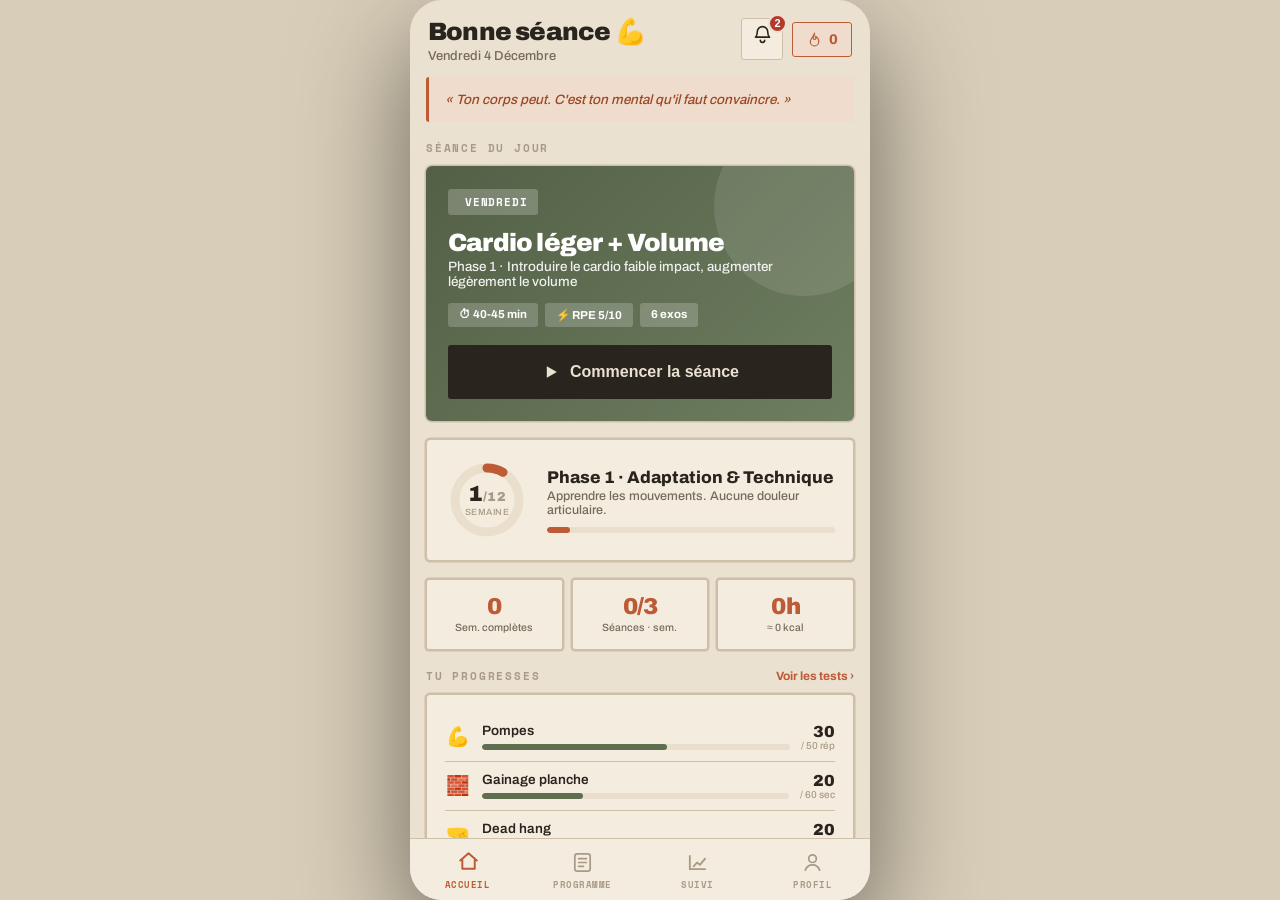
<file: Calisthenics 12S (hors-ligne).html>
<!DOCTYPE html>
<html>
<head>
  <meta charset="utf-8">
  <title>Calisthenics 12S</title>
  <style>
    * { margin: 0; padding: 0; box-sizing: border-box; }
    body { background: #EAE1D1; display: flex; align-items: center; justify-content: center; min-height: 100vh; font-family: -apple-system, BlinkMacSystemFont, sans-serif; }
    #__bundler_loading { position: fixed; bottom: 20px; right: 20px; font: 13px/1.4 -apple-system, BlinkMacSystemFont, sans-serif; color: #666; background: #fff; padding: 8px 14px; border-radius: 8px; box-shadow: 0 1px 4px rgba(0,0,0,0.12); z-index: 10000; }
    #__bundler_thumbnail { position: fixed; inset: 0; width: 100%; height: 100%; display: flex; align-items: center; justify-content: center; background: #EAE1D1; z-index: 9999; }
    #__bundler_thumbnail svg { width: 100%; height: 100%; object-fit: contain; }
    #__bundler_placeholder { color: #999; font-size: 14px; }
  </style>
  <noscript>
    <style>#__bundler_loading { display: none; }</style>
    <div style="position:fixed;bottom:12px;left:12px;font:13px/1.4 -apple-system,BlinkMacSystemFont,sans-serif;color:#999;background:rgba(255,255,255,0.9);padding:6px 12px;border-radius:6px;box-shadow:0 1px 4px rgba(0,0,0,0.08);z-index:10000;">
      This page requires JavaScript to display.
    </div>
  </noscript>
</head>
<body>
  <div id="__bundler_thumbnail">
  <svg viewBox="0 0 1200 800" xmlns="http://www.w3.org/2000/svg">
    <rect width="1200" height="800" fill="#EAE1D1"></rect>
    <rect x="360" y="250" width="480" height="300" rx="10" fill="#BD5B36"></rect>
    <text x="600" y="430" font-family="Archivo, sans-serif" font-size="150" font-weight="900" fill="#F6EFE3" text-anchor="middle" letter-spacing="-4">12S</text>
    <text x="600" y="610" font-family="monospace" font-size="34" fill="#2A241E" text-anchor="middle" letter-spacing="6">CALISTHENICS</text>
  </svg>
</div>
  <div id="__bundler_loading">Unpacking...</div>

  <script>
    
document.addEventListener('DOMContentLoaded', async function() {
  const loading = document.getElementById('__bundler_loading');
  function setStatus(msg) { if (loading) loading.textContent = msg; }

  // Error sink persists across replaceWith since it's on window, not the DOM.
  window.addEventListener('error', function(e) {
    var p = document.body || document.documentElement;
    var d = document.getElementById('__bundler_err') || p.appendChild(document.createElement('div'));
    d.id = '__bundler_err';
    d.style.cssText = 'position:fixed;bottom:12px;left:12px;right:12px;font:12px/1.4 ui-monospace,monospace;background:#2a1215;color:#ff8a80;padding:10px 14px;border-radius:8px;border:1px solid #5c2b2e;z-index:99999;white-space:pre-wrap;max-height:40vh;overflow:auto';
    d.textContent = (d.textContent ? d.textContent + String.fromCharCode(10) : '') +
      '[bundle] ' + (e.message || e.type) +
      (e.filename ? ' (' + e.filename.slice(0, 60) + ':' + e.lineno + ')' : '');
  }, true);

  try {
    const manifestEl = document.querySelector('script[type="__bundler/manifest"]');
    const templateEl = document.querySelector('script[type="__bundler/template"]');
    if (!manifestEl || !templateEl) {
      setStatus('Error: missing bundle data');
      console.error('[bundler] Missing script tags — manifestEl:', !!manifestEl, 'templateEl:', !!templateEl);
      return;
    }

    const manifest = JSON.parse(manifestEl.textContent);
    let template = JSON.parse(templateEl.textContent);

    const uuids = Object.keys(manifest);
    setStatus('Unpacking ' + uuids.length + ' assets...');

    const blobUrls = {};
    await Promise.all(uuids.map(async (uuid) => {
      const entry = manifest[uuid];
      try {
        const binaryStr = atob(entry.data);
        const bytes = new Uint8Array(binaryStr.length);
        for (let i = 0; i < binaryStr.length; i++) bytes[i] = binaryStr.charCodeAt(i);

        let finalBytes = bytes;
        if (entry.compressed) {
          if (typeof DecompressionStream !== 'undefined') {
            const ds = new DecompressionStream('gzip');
            const writer = ds.writable.getWriter();
            const reader = ds.readable.getReader();
            writer.write(bytes);
            writer.close();
            const chunks = [];
            let totalLen = 0;
            while (true) {
              const { done, value } = await reader.read();
              if (done) break;
              chunks.push(value);
              totalLen += value.length;
            }
            finalBytes = new Uint8Array(totalLen);
            let offset = 0;
            for (const chunk of chunks) { finalBytes.set(chunk, offset); offset += chunk.length; }
          } else {
            console.warn('DecompressionStream not available, asset ' + uuid + ' may not render');
          }
        }

        blobUrls[uuid] = URL.createObjectURL(new Blob([finalBytes], { type: entry.mime }));
      } catch (err) {
        console.error('Failed to decode asset ' + uuid + ':', err);
        blobUrls[uuid] = URL.createObjectURL(new Blob([], { type: entry.mime }));
      }
    }));

    const extResEl = document.querySelector('script[type="__bundler/ext_resources"]');
    const extResources = extResEl ? JSON.parse(extResEl.textContent) : [];
    const resourceMap = {};
    for (const entry of extResources) {
      if (blobUrls[entry.uuid]) resourceMap[entry.id] = blobUrls[entry.uuid];
    }

    setStatus('Rendering...');
    for (const uuid of uuids) template = template.split(uuid).join(blobUrls[uuid]);

    // Strip integrity + crossorigin — blob URLs from a file:// document inherit
    // a null origin, so crossorigin forces a CORS fetch that SRI then rejects.
    // The manifest bytes are ours; SRI protects against CDN compromise, not this.
    template = template.replace(/\s+integrity="[^"]*"/gi, '').replace(/\s+crossorigin="[^"]*"/gi, '');

    const resourceScript = '<script>window.__resources = ' +
      JSON.stringify(resourceMap).split('</' + 'script>').join('<\\/' + 'script>') +
      ';</' + 'script>';
    // Inject after <head> so the DOCTYPE stays first; prepending the script
    // would push the parser into quirks mode. DOMParser always emits a <head>
    // (synthesizing one if the source HTML omitted it) but may carry
    // attributes through, so match the full opening tag. slice() rather than
    // replace() keeps us clear of $-pattern substitution in resourceScript.
    const headOpen = template.match(/<head[^>]*>/i);
    if (headOpen) {
      const i = headOpen.index + headOpen[0].length;
      template = template.slice(0, i) + resourceScript + template.slice(i);
    }

    // Parse the template and swap the root element. Scripts inserted via
    // DOMParser/replaceWith are inert per spec — re-create each with
    // createElement so they execute, awaiting onload for src scripts to
    // preserve ordering (React before ReactDOM before Babel before text/babel).
    const doc = new DOMParser().parseFromString(template, 'text/html');
    document.documentElement.replaceWith(doc.documentElement);
    const dead = Array.from(document.scripts);
    for (const old of dead) {
      const s = document.createElement('script');
      for (const a of old.attributes) s.setAttribute(a.name, a.value);
      s.textContent = old.textContent;
      // text/babel scripts with a src: fetch and inline. transformScriptTags
      // does XHR against the src, but blob:null/ from a file:// origin is
      // silently dropped. Inlining makes it a plain inline babel script,
      // which transformScriptTags handles unconditionally.
      if ((s.type === 'text/babel' || s.type === 'text/jsx') && s.src) {
        const r = await fetch(s.src);
        s.textContent = await r.text();
        s.removeAttribute('src');
      }
      const p = s.src ? new Promise(function(r) { s.onload = s.onerror = r; }) : null;
      old.replaceWith(s);
      if (p) await p;
    }
    // Babel standalone auto-transforms type=text/babel on DOMContentLoaded,
    // which fired before we swapped the document. Trigger manually if present.
    if (window.Babel && typeof window.Babel.transformScriptTags === 'function') {
      window.Babel.transformScriptTags();
    }
  } catch (err) {
    setStatus('Error unpacking: ' + err.message);
    console.error('Bundle unpack error:', err);
  }
});

  </script>

  <script type="__bundler/manifest">
{"595fd067-56e8-4089-80e1-76c31ab6ae4a":{"mime":"font/woff2","compressed":false,"data":"d09GMgABAAAAADO4ABQAAAAAzgAAADNFAAEAAAAAAAAAAAAAAAAAAAAAAAAAAAAAGoFqG5oKHIMoP0hWQVKBWgZgP1NUQVSBTicuAIMIL34RCAqBiWjtZAuCEgAwgcpCATYCJAODeAQgBYo8B4tODAcbiL01Y1vWsNsBkFJNhs0O1LBxANEbDIwMBBsHIOF9++T//5jcGEN/hMz+nMyrCiIEWQsOlmG0oV5BzR2MHqtrzpzuM1t1ZQWq1su0EpPOv7woHF37H8sevJGLdGIUY4kFBgqk4oS6pyCQgUxeMB0mJNqVFWNzHSuIcS/ssLEwz+QVf8mPnuPoBzec8Yb6wnuH00WAOz1Eyzjh+X+as/v+n0yGSYgxWGppmhpFA7RZNhUzKk5p0EOp64qzYqyYs84668aKseIV+P//o98+59w31AzUigP6QAWUDhNRhhFEGYb9y/PvT+a577ZtQoIBh/RIzISZ2fTsV3pCmQ7QNjvjxAIbjEQwipBKqRSQMpAyChNjhbLOcv/tOnXtUF79V50GM6ErRAv5ME/YPVwnrxdzOn+bU07LFfqUUuUUancuK2PGpZvO08coJFBCKBPysgsLCwgk3WX0QsBNaXjXijm7UZ0W3QEfV87y7ITHxiGfCRfdoNb72//qrPS/yJZlJw7BAmJ9TPU1bZTJAr/+rmkWEWZ4jUtrmrR8KY1Byv+MSRhgu9ohwkEGNoH8ufaZPSKq6lQRO8DxVeLuF5VBTUyfFsKbF9KmoyUHoZ4isUgyfHfp9lemlun0gmYpi/eU8wtZUiY/ElhQzmfKrInAGXC5WBB8EgRLOOf3PN7j/BLbO4s7YPcM953xK94byJOUMS7Ufy5vTpSzSWYRfggF2ZciSpmCVOHHkcL3+9+vVe7OLhLnkMUGk9D2UBIpsv9hs4PZP79BNLFIpBMKVTQRObSukYTvu1QaSb5377NbLEmHy4xaTiUnW13LMGVj4nLS4sLz/1fjqXfHPnonoBnghGbfLJsTyGbt1MmWFSNOXNMhm4NnGm06MstA0jcVIdaHfKyfs3gHkVa/1WU4ayJ+SLAmFKjzovT8gczT5tOK08ZKhdDDUj0aqUOZz64hQFjHYYQVx6Nr/wiakLPbllEwhkIh1BPWO0QjKKA78KJQrLcd7HSIjSDsIEALAbyMAAqQm55kgBvWTfuGfct54DyF9/176Dm+H5wJ7gePyMvovfhe/Iw+S8+lF9IPZu/nV/In+bvF7HdV3TXd3d/Nfb/s+xU/o7/qB/t/rQ/Lo+V/DfzDDScZ0I45QWFiYeMnWFP7XL+O/0fuHLzCO3H61ykZL+dHNtIjiqDaaANghBEQwGaAGdSY+ylz8NW+NtfjwwA4mQogKHTNZ1M90Y/lHLr/XiIlOEB1saYL+Ddn2IW6XwexMQkQQ26WslIrEQngxfGfLp18xBu087h73axVi9Pt1aTaUnOMUSaPZnob9zPrVjQXd8J+ERuIL9Dc0B+p+uwls07mzGMbaUWr9ovQREugY9ll/Wu/UxAoPeBlm7M7qxm7vlypkC7eb1QydNp07G/hARfPo/vnh76hy/cfNSpk7t7flxM6cp7bXQBnBP562Mub2sdW2QObT3JW3t33PyvyFufREwNwYH0P1ge78CI8DDenLglwFLZCZWoSoALyIAwBQr+7C5v/bAgV+wnNRESaCL8zgoEmeYnOf07+QsD91bhiYbxVsBCranaizC681B8vzrZ5P+N6a4npdN0O1GJx46xj53QUENcXjxC9LTQt1z/j2/HJeMvpix1tej/hVlw2//SxfTSN6rEUk6eNYaNs5HmNAFnq5QQ1pn6rb+sTxJje0heBtrF3Vmu11OmIwfYi1Oro5s2ucnUtqGk1pipQnBmprPIWyLH8mI9iRG9oO47yuNd7j3DzbZfk7OxOY6qy2OssxihNEArRc75PG+o/d7kTk9/xy37KD3q9HbhWL2GcjUvsVU+pU5oOft7oWq/0AvQLPI1rDT4mHC9zzGEHbELHTv6oL/SeXtUzo4f/QEvcd5NMfRI7iGPSBQZM/Bw9k2PJOb//zT5scyUgu7PfM3w3o5KPww4SKJdDqdLDc8TO+wFw31ihUhSWNIqVpK8Sf05NHwOlvQNtrEW0nGNwvSdBGtRWupoG0QxF9DFuvzdJiqQbkxwm3geTFhlwOotmm0EANIOyE/psdoMdy7jWJGtTGAyKy6MdBhohXopuaq9nXkQ9dbCYjz5m7Vm7pJjAC4VJDpOok7RIz6NxYWcTBYAMXEfVQnVuQjgb0EYzwLfDuJfTLyVYH/MoB3GEOHjVliQeZpieSYvE9v922UlexW2eyMKLrw36OUpJr68zMoueucSbkkx7VZn0W81+VkZlYxIbSeQ3G5vM8CrwbLiaxb+e3RB0p2RuUlKbwiRWkYAhM2IjsbQYKF+GSIqukFPoUEnq9LGReFbqeFxt/3ivghwybyK0uEq8NjIvedkypaPo+Bej0i8ph0TytaM329V1M+pDkmwOlQ3J4cEXnPH4MWFCkttTKC49DAWMGdtwgQLqKelJlbkDW4dStbCbKzEXcSVs50rYy5XoP1yJfltXynCuBPU0LNsfHFNCSRlwtCqN3O0lvv+Lq0PGuBzODcUXmYWc7W02V4PKj1TjVu/myILQ41uPN6EjXA/DvFtxP4HC0H3R23oVr4LsJ+tZIUiLPzMhy0FmxDSCiinigTDiH7oInwEdQBsqxZ1oxdk4iI2ois979OJqwkGs5oguhkEFoRtS+CMpEj//lrKTiiw+IJe1OLxIOXQZHo7uj5ujA7iEDE4CkIenjQ9bKUoXI0V96QZUUi6NxCSy6QxUUBZdjrzoPggnmRZwyA9A9cA9kvaIZKy/Jf9ho6SYMZCntBGLNM6uOtmtkUJqq7hQVktU778s7VvQP9KZvpNelz9NznZO396Qqqcb/yevzf5+2CydHuV88wXNhRUuhJx3dlcuxzhTxc20RIW1UsaDoYuTxVmPigB6R1SGclOPDD/ux6C7ARQDlTCJK2eRMIaLsaYS6cnCUlV0Bd9NbWVNPWuaBgWFW664IiiHQdrcCslFcr+J4BgDXOx3z0cJLuJKlSnXILAADoJD4AywA84EZ4GzwTngXHAY3A2T49d1UkojKqNyX2jQ0yzg1PVsKI0RVkfyKjpk/OPICHbKyTQAdTxdCAbsLQW96r2ukXA08PPvVbVaWXCbDuNNLFH8oex6P5wUIo++/08RYjLYEDVq1aknmJQqt1a1dVKP029lHoOkuBw+Ha8doDhI4/BhsYfQXRPvtdv28bA1aZttdNoM3mQDbV693hY77WfqstNrWbJxDehUhwnxAlytQjYb127dDijv+YiXrdceDOORX6zox0YjFljhHjDlMKQ+HwntJffK1EXNhtNHIUn1I2h+6rM7+30krU2gIQjuZ/B6PXd22cRooxosMIFloUe6pOtJDXue3+D80b70cGISLxAEIq8t62iGzrHOM6A64irnsOMX8YvS6zr6x+jY8/GRDVXjBbhAPeqjbcbj85aPifvP2eNGMB0ovoCmv6dNpI30yLeu70IYU3TJLSDnASifuh2I0AiChQYcHiCf2vTRXC0Cm76rmwXkW2N8WiSMosVROzVZaZ5JhonrJ4tGoaQb9IauOdvW+9O90nRkL0s9updbLdjFlD9A31eJS842cvcyJH+2ph27KVY/CJRkx5VoaTa+Xy//tl+vXzJ5qrPKX7jUuiQg84N+f3dL9KK9zLB4+7Q6i3cxpLl1TISBQfrPf6RWT0pLUAO1Tlfpzog2dJruc/OvcsvJBrOCkoAGqFqtuiPokrAQaM37MP1q60Froxs4/heRr9N8+oOAHYV111NEVEzR9H4I7x9oEgLG6maGElX6WGCQ5bbYdn1Y28dofsZIu3b9bx7By0jpjGIznMEpTE7lJsliKBcVskyWbYocUwWNk2ECx0SZJgkZL2y6XNP0Nk/UfN3N1NNsvcwRMVcPs8Qs1M8i/S02wBJ9VRpoqTzL5Fuh0CpFViu2RoGVSlWLW6vMOuVSBAhQCI407NGjHaUDQgeJ7UxTQLcSj2igPegVo0nyg+niapKzd/GJCX/M8ItbZIEEZA1UswSVRsdxgYRky6clAyEn2xXMPIxHeeRASPYdetwM9zFXzoVCozHO29NTqIJMI8WAKSxbVTOpbhvYFD/bWzOTcpRSsVkmbegxV4/+ZLUkqHNMYadJIdZI9xAJAtgCPIPj6mkNTiIzx42WcwzgOuj7jfUMGDcxxCq40ya6JYpS2IH4eGJm9uyiJA5IxuDpgVEjw199/l+CWjKFuEkh1kj3EAkCqMLiIi/vg99g9Qw4bWKIO1d1HlN72RwEAoFAREREIBAIRCQNknRI2B3JGBwvrFpZ3ti1syntMaLVpXNnWtk6TV7/aXaLEFfQVZ3Ocwx6p59VWKCpxdNks9eaH8Iti6emEoMv2pmIX6rmg+ETdF9OIErX3tsTZ3B0kdYdjyeF7N6RrOUx7LlSBgQ90GrBs9jMxQ4Vss8wmiWhcHh5WV5TDg9XYW08yAdUZM2ec913etr7l9Mo/UKsPTuDp4VkGs+ObfNYHfYuTjyMghPLxQ+dIskLE3MY4yuU+Y+LliA4eDCqFKy7UvzqiZp/g9Cn/7RQ5A5DKNDrpnV0GT8WV3rJVIiRYz5FuWUigKSioDND5a1rwYHvi1yWENyXVQ7GGDAg61vX3tNojCH/FvPiS1krfyRo9f+q8hUHseJC0jlqYuXBc4oqPs8i2kYUQ82BewtW2NxXAmfzUCFxcZbSqsPIWVRrRMh3o3E4ebtZJSSVXR3WLCVHUMmwh5ijtcn0K1TtMhcorrAAz6OEwxJjqtUx9Ib52ppBnkXh70dUazUCVNd7ijwlnlrlacMbrdx54xbj5hAptEP3BepdfVzn/R5BbEjxOgieW6IxzMm0rNDLRwKlc2nJ2vNvd+kYk1Ohb2r+oCcjQLX0xehqWuvIgbl71/qJWEsNvvHihdcdWd9G6JcfsDYdDgyqTClrs22F1opa82q3mLX9to55DdeqTV81xouSaVVJmXaBVoV19peftSzUbi34rt5u79ocWUgClN7P9/EyN0STS7C9IX/QbnSBwbmts+THTP0Umwl2lTp9lfrkOcfr26hV+TCn2OmbWjvKh3vZmZdaPOSKl8QQT10sUbhOUT7hpQoddk7IuRi11WmUs5PMAgRlQ36WQq/TX7Oh7Y1FEdxQH6+BJQOvKaq4nGBQnuWA0iInru5aFp/53M/KtjhKaNVTfmJsKM9xw4aXPKf2EoIfepISNstOrh7qGe/70iBOW/l4qR44BlSdQUoNccc6IwuJde6yG50tHAAOE74YEf6ecjjCAeTQuH9/4uR/fp1W4dgXr5pNCblwuqyZZHAKL7v7I23seC6to9BWtji0eFFH7d87xFFq0DFvIooO3/T7geTPN4m8RBgeXtuy2gvHRQ0WaYEcgn53R/uSDMG5xJlYEARzPqG5+TqDcs8SsvsFTXhlvMwGQbBwsC8wlqD2Cb2ABipBkfCvAfCARX5T9n2+sCfW4HSbfl+41WOqf8avA/Vf5asDQHvbtSHbziDNoi3fzZZhwm6jbt+7Twlq/X59/fVVHIBWe8f61nv4Jrb4DCo/89/k4rhnw6IYNmS/Jr/muUIHs22hsWt54Kj2rna/M+tMZsGFKXPI+o6V/S3WuJACjfgzOCQgnJ67e/eu0AhdqCgqypCLi4fbed/fmopakRZ/chcCBovip6A8yLhbqxDQlKjZ94t2dK13ZI3Xpa1p1lUDa4g7LIy3VpSPiYGuNUTxkfEct4Yg6zBeGw8Qg8eJZvIWhbauco6j3ZGZvT2qZo5ENd/doVow+9fMbJqFlSTA4zTkGIpR4fk7h50FTNmOcM3bVOuqPbjEtX+gJIZyDSM943mUEoVqDBPetwg5PJkmrg59e/DzB8x53PdJx/S+7SOh6VN5FkjGUt4zKL/xTv0SuWZZV7dm6dxc37BY3tzdpVlWob6RoEwyJ+ipcFqCwWw1wqvQeAMNTo3XD9c2Kjz2KBwGgg6l7c4pYbcbEJ8iNpvAp5ONvrVHQW1Fj8L8f8fgFc6yKBvN9cypIOFVZTlgHhm74pA/6CDrA332H7yd3pWK/Pe1nbarfDxtOpeQ711NiLmXynebdvZtVWnUcrlOrdrat9MkcPdS5x0wDs3kqeuV9WjJ7bi73ePGn5G2JAc3uenRd/BYOO0GbraUMrftoY5poeOQPjCurDwBw4JvIhIBmd+yNw3c3Xt6wPzsTqbQ+wFgAG2hPbITKsSM7I4+T4IQRTOaKadB+rIGxtj5v6DHRHDJgiy6qJKIqZZ97ftBv0rBcLORWubBvp18lF3AdaQEvrKIv3x5/xFxs7rgwCcr4rEkjFCf1RUuzkXc4dvoWd9ge27/YEg+kWtBssVlmfkS4tcoCzRVN8ecGO85URLgf/9B1Z784N3JhFhyGdSZHhlcwBjKSh9v6F1Vm1javV/tHZP0VWIq7ZPwfcE/251oRNng/WtMTfuO0eVJvz+Kq9p4jQ+cS8W1HIO13tYab12uUYOQAylyWOinvKGqROBp5IGUsF9HrcUfSAW80RpvPJ8CLETVotJbyqCn/sIaqr0qp+K7Ky2FXaVUGurEzSHQ6Lnj7AogE+dkhdbkEGNFBGjmf5eE2/lFcDEFRoaLisKfFh9TDCBDdC4aubvCQu5y0XTyKkphRwWqKjyuqDIfMeJPMK4Lj5S803LbpE/S3mwri82U7Mt9Etu8VQ1Dy4thGx1SYtU+KHxM2qocGXt2+JC3bK0YnyD0hPlcKJ1T0d7TLubDemDdg5oEN/FUqtTPWDw9LgfMyQnRt9GoMmuhds3NekMrrdlSQe3O19uxa+OlFBjFbLUWeyzZ2vzyVVQipJG10RklRe0Cwu/sU43c8fcdX8naiBjE9oP0snC/jP5Tn+/OIfHyjKV4FRnkuiiyVVU6qcE3dh4Glq1LI1v3NTm86HFPE/em0vieOfIKjcPeo0g8O54KT1M9R+F7YB3VPIT/Y/Q3snguTxDzFi+67eq/HOTGn4l2h56bXDpsCRZeh8wMd0h57Q/1D25vjKl2XKq/KgXhscaEvk1npvirkxEtqYPhUHmbWfszs4/RdvTfqQZKzLwY91WoZ8WPykeDHGTN27CPqfo5csfHFyhZUFHqVihF1tmnBxeC3uFwPEr+USAxPEA8eR10aurtj7klhcjBB3fGTJwcmzv6OCYF9L+1Bi2v1DjEPfiEc24hJl39PTNixA1mSum/pWrVAFK+ohmfOag5H4k/ygOcAT1B071hmmteXzrBMIHWQ+MauEU554VftqREWXLUf+C5MeBwNboqXE2uh4xhIW7l3eC/Cyuesl2HsFuL0wI3v2VNqTjKWWon7mOatB1Kq70pEzMU0c6WnvbFeGfofkiV/lZNeZfq/61e9zZN2KY61f+TmtRnHLj8qKzPbgprA18iGzA/Kf87ez+kHzBxFyTvtnMIEAFe8hGwfVYqP98ZOs7P7rddf2VT///AeHA0eBr8IYyApoDrECxEDVnm/mCBQEHgROuz7QZdC7YHf3d+QwZClaFnoXToLp8a9j4zDJvh/ye8ILwvvD9CHXE1EhtpiuyNvBWFjJoQDY8+HeOG58D/RxyKnRdHjLsX705gJUISFyfpkg4kpyVPTf6SMik1KbUn9VeaN2152j/IZORI5D/plPSTKDFqEToM7UL/kcHO2JBJzLyQFZrVkXU5OyPbmz2QY815mqvNXZP7Ma86byBfmL+1gFpwqaC/4EHBA4weU4uZjNmCOYPpxzzDpmHt2BbsBuw+7EXsC1wwLgNHwUlxY3Hncf34UA5wkngQ8GIhWGC6AEP7+fmD8PHd88aBvwd+juODfFJ80yYLhB1si/p+ff+h8A8fP7x5HiLfNTVwzowNIxCAQUEsJFDZPB6fzyR64eCXH7mPf19b5T9SUlKRKDQSlZWTBQh6PT6+vr3+GzfAD71j1959e/fs2Xfk4A6vQ1BCKoanm7EzPxB++3ZP55OeuI8LaeXf1b/okWbbpfeD+wSOb02DGnThvXF4uAB4PhwofiE4f9QZ25a0S8V8LtM2rRQ4wZUHb1AWta1X27sADbolioxiQcNNs80mM3C2a5ymwSzPf5q5YzGxwAwVbsSomXxWawepffd0SGRi/EMb7dAhsaIiCDzPBIxQFj46CSt7T5S/Xe7ExC/Taz0IH51EkiyKPrRr3zqQAo30YvLVdig9u7zQTij4XW9O8NMF4IUJbpRM1Iy4Db6K5SkJMfSUbt3Z7Y4nkwo9oa4BiMbW4a8ThEtQQuBMSVkXBI5nCzI0I5UgNP10tDILPa8mg8xFohAhCREQghxDEypFSwO90Rrns+Q07/tRSrM19u5rdaB60FL1saqCO6jN6aYhJPpIQiGkZbVoiUMG7PKuf5HsNwlaPFvtL1WYzVJCZPMDCwOJksz51MDVXvoIjKRM0xgNROMGJTwAE6ThzavwsDhwzy/xtO/XF/o/NVutMTld7pdHlp2JN0xqv1Ja9u51gGR3MhnP83DggLg86CUKNrYzTB2E1uatAz1DqU9BVlJyCgUdP7EUV+APbONbhIQ3cQAntJY/xYWzOA7rNNOxn0RHf7WvbAETtsV5Z4ofZ2IllZVxSvQQi8hAJug6itg9iifUQnPkE5RdEYWIOon1ooSIiUQliaqtiBxz0nF+O+GKsqWSykqpTv2WBdMnOYmrFP+ciIRlwuIBCEApT9Q9Tu/eOFHrSmUlKY0bgxts4VO8ftoVSoG1Ez61tmba9RID8dWR9CGIuZo4xdqiwPKpZClL7Feb1tc65mEnLgdXR1Vi6H/lOuCkqdc+Dq9xDRLyyy6ih1vyPbJOuoabMritZMnfrt1Mi9apyZwe0fz0Q3lDXlHunw6opv/+/PmvAINAsI3Oa5koyIeL4OuJFI8IZkPe/kpsW57pXN+XxYvv6azZpQsOChBAgs2+9vLyff/u3ftq3zQN+SLA0vVZZYVD/LKwNp8fWnI6VjOIPyt/[base64]/YLS7lz8v/enG1DXVU2L4uF8syhOjUAkBTqwNAXBmBmGnzGWWhmlfrhumBeFMPLDcPHWxbXwz0IlcftNX3h5zfSnBwhlOoPDoWNNUsiSAwbEYFdEbBlLYCV1OWAkpPZItBQc0lDgIutvjmzF8vFW9Kdfe4/6uJzx3/OvnfuVTA5/4glKN1WDUvLLLkl7Ap38TvONAWUIYsZqY+1VxgH1ZtDgZztfpIrxdsIzVTMZtjwxhW53dOxzXl3199eW9RHWcrM/WM/VZPNirx9NOQ6UmiqjDBKPiKkLGCXk+ZlWf38ZfDnqunIjBC6/rw7PplMyOKDGhSG3RQvJL5KfsUSsdQcFoycrXtRTkwKKtMhOTaLFlq5N1j/XL7GvLi/cL9DfkVXGaR0mw1wXS25qE1FU/GUOdZUtGf0cHXnhlJltSUkYFXusCVEp9Sy+k3Fp+sfk5gRB1J2wpS7UkOHCyC7RM38Py0mQYbrLs+Wa+HTwLMq5k3GzqNtHKZQymYIRAAkfsRwlm/g88ReVWdZKh7P9+cXF3FxTxmiqcFRJ6LFcXJrBSIyHEAj9gJsPxLk7tj2A0pPtGo9AYJRLff02sYSSjBCxXRbYDrIWqG3AkuwV8nkMSy7WOHueczU5Moq+tbW0ELHx9eHNJVaPoqo+2gyyrburJ+46uVwszpSuKH0l27/erw/ygTBjqYxJtEAjtLo8Y3iOT49/kYRmYC9qxTk6GHyjjOcqWMaLENAMzS5P+Z6SI/CLJAltg11dyykz6/IsgmQ2tre7/w7/bl7hX19eBNKM7+nqxJmJA8yDJVEu1RairPmrApbRjq0FD5OsU7JIlWqCgLoCxjpelmkRBDapTERd7bpuXhQlw42i1hTP1PVmCQ1Lp2lg0RZYJODEs0vkMSldH8thmQFe22/KBUQuNSYJEnbQcxVx4voILat8zs5G8wMEGk1RnqXgDU6+kzgJdStHgEAkxBwgCF0SkWeas0OjDiSDvhCMND6n4IypkCjdtD6o9dZSZ6zU5CfaQ+jCAgfDyD/NQrKHk0tGUynJcA4RAgsVI30OwVIydZkJi2CZaBOTgwksJZNfreaJiu6riTiOaiVFhHNOZK4AKgI0PyAtmeDTMWmcRIJhEErz2WxeHiydJ+SyNlWHCSwpEAQgKGkwycuRquPsx/E3jONXD+w7icKmo0rs5/SkWxC3Buq8mhq9XKdSNUu3NVcaRrneVwz25unKlgVxgg2koJLlnN1g8mtKK3yK9pyl0dolDRSUMqAx1kABCkc2UqZFVGkcMF06sqtVNOrAKEyvPAV90X9y66rwxgtaww8nzjZGCbRAp6MFcDKYgr6RNI0JRwtCeOM5mJC0ZELogA5Z852eIAl4x/JyOIXjvwhhKyTG/rO1xBt1nL87mrP39QHfSccHKjWGSvurESqlRfQEqjyOFhljK94N5VAeNubEV6jjOIaN0bzC+Fa4ABKQHxDmumT9h+jekOer9JwEhmwLaFM7IbJcD5xfCCZEfIAwbPxrtWZ5h4mB0O6grwSXlwj2hQskA6oI/6Gn7TKxvZ6PQ/Qa/AcurRNGUufmRjS+tQwnmYl8K6wfqW4TA+ZLE8ZwEiXUm/[base64]/NJcVt4Vf6p024M9lsZpao6lY5RuqMUevZSxnLmilOcVXUNDsue+QubUosm/R2eVYC7mQr0/gbkqjAzKLktOTGpiEEBgt4iSmMHJw82GY89CcIBJowehJU4E4kTgTslm4lCfcVlkSgSTjL2ldA5aYBrOS7oZCg1kt9wpqY//b9cwOir2k6l05ZWNjeUi9izUJAZF1Y5obKz0GtbB+pwS+5I00GyX7Eii1d5qtV+Fv0OMhhD5Y9E0Qlyyxctruib3yYOg7Po+++PdP/pIPWqeLxiy1UPohgtkcn7HQBkgrCGEI0KjOMbtMBurFFD1Tk3ydpd7xYeEJr91uMRbeZZFGXnyFZMUlF65gsWR1W1e/5VTZv8i3Gi2ZTlDIirRfkK28F0ItGf5cU1jqal3uRrLtAK877mmRK9yG36fVfJD+khJBFFpalAUNNNpmoxW6yNlzAQ0qEpmSwJakvM+mkf8smW8q1KGuSkhUXY8GZjBBqSfiMQAGE8qFaLR/W9fS+9pn/+BBoN2sRbZw0gsabjD5i2+U9owVybVqdrbjt7gjt0LEzt5BuULHViRob3COmethmFbh28/ly4zeLar4/AyHYRVp+XJh1CU9VrP/32QQrOA9FJN/+ebHGXs1DLJjsn5Wa5fEna6AG51+J8lXtyoa6KtYxuJclNBSdaedquxgzCUH7TpUYe9uyRMnu44lm0KQgNKvTTNJqv9bz3M2Xi8m0BKmAgQFQiCqTVE9xiDQH+H3wvz/HabKqcBIakBC/DT80iBiyRGhOw4qM2BfCsgaiMpDaC0CEVDO5RF6Fglcrt3u8+vaVXTiRYHS5QGc3W1gUstbIHBJEsgzvkTbTqaBj1xKsSJYZSBuMDsDl95zTtVoJ4bHU7/uvEcnmZnp+1t/Mawz+1H1rCTTI/hDtxczj+VnfqPhQ9gmNfhK4STiow2qrv7ugV726hBg1Zppf3xSpBYAVaLXUSF/AK1+oEFZ9WAMTLhcIdf7L0nITIo7ZW15kxnOPYipUaORNvlDzSRwzAJMhzv8PO9d3uCikA7C6ndQsnY603rC2rY2V8CDdyYixeY1OEztIM+bbM/29xgDfRm+z2Z1IzHkh1+aMte85DwavXN1bfY+Ck6+7freMQdIln6FITU0T14oUuK781unHgASJHkTCrHOVyrCoHpp5RxhAb/TKgLv34MHjPTtN0GbbaNoKAdJOY8IyrFyGl+kKzFhAMEJ7/ehNb9/FXkL1J6kUscPjDGUpHrUQTE71SRO56jR/N9JtTKSma+n/CGOLhPyBcy4F6Fnq8dJXc8D9GInAPJmQTRobrov6V1fbBs//rQiOCHOt3LBMqg/m7jF0uXk4iIYr/PxG/bH3aidRnpuG9Z4RyfTadb+C85vfaTdk531oNf1UO5l5UhQOwaOe0NJ4jv33RVUsMNISo8izwN3/YnEwM2Esf6eF6I/5WkcUywPrPRRyTgUPJxEVrW+SPRYJcL000nSIvZ/oLPTYfYaX4otXPnWHJByjaEFGGtyE9tbU1VqyARHcuxGQH552KADUTbJ7TX6SZBugipn43BArVujHgtqtU+QNxoiVzvntLcGFFblKxuNvRokZvQCwwKO2O3ol07GaVKZG4s7LpSClGLY5Ir7mAczHOzZFX4jEjv0WyRKvJghid93TA0XRVUZKWFGQRh3p2/mjcbZpkk0SqHS9zeprg0wyS3Z0n103ffapKnBSOckI+a5kZHXmMXmq6b8AcZXOWauP5ASyuGO96PL9GU2GwaxqgzVafxHqbrZ18v6PZSI77TTS+MQ2JEB1F4B1owuRVZn4PlDykusjslJtcxXkSELrc8XcadE9QqnCJ3thTZAIVXvpK0GsiFmQwapMnyp/tSaCNpT0cIGBmtvsIaVxKFyEf2ru/C61pJFOQupmbT3c+0tB06YoyzRJoOBpEqIJyEz28LQMgK68C6H3Ba/IpM+HOZrBluKSdqeGAAftzou+4skHXLOnD39zQz4fipOE+TOAzMQatL1EDTdSDevON/bInnBY5jWNa0gmyc+wcCja5e4mwPj4AMm7+Xob/8vfg5FWEQJHlWhNlkPDYQdg1LMQwghmv/B6qEeov4dVo2i3oyXx8gU5aWyoixI6A2DVM0GnCtYwBysOvZ43wVkMQxHAu1EGEMo7IuJMpCQ/z1PXvYqOKh2lY0kVfV53stwLObiJNNGe1UDSvm9leonaHf8skEPRulonGS+mHQnh0WQrEh00pDRBGm5SHvJDv96ujyswqhRQPPb0YUGKvykK6DCsNAkaSPFsAPlyqv3S5cXCl9Aa6OnlxABVaHKf5FpbkrcKAlDNM9qThMKSyiqOGQBi2yQrMJRZMDR/EnQ32H0vPL/Q9I/jx5NzqBMolAhzCNE3p1RtzRvsALSUQCH6pSw1mRDlybTikhJw9ONJOiFfs5dqazsvkuZmnemOL73GWV+ImD2AYE3S5OkmTntWAkByFJ4jSOB/2+4nqmoo2qN5SEnzB4yYJwDJqtrwfrkwXwoNgF15pYSx4CnGtHSkCWaZwgoBo6Ha5QItTblcJIpgcMDldMEHrtSrI09JzgksYp8/47+LgyTNMfpG+5G8JwX7MvL7F6HO9Dqo63fZe3WhWxZ5oHOfhcJuz464MJj3MGHyMYcAkMUO/iiAMLKotEnpp7I2VouZaxYdYx/schqHVxyImZBV+gxTaOi0NayiZyLS1sQ9nWIxZnVQZstHGGBEwXwBiYGcXSxCt6j2Q8URg4B1GH527iIalO5rv1EHsUlsDr8hx5TAJPO5wZYNsDIi72eErki+Oi7XlxmuaTmZESqKvtOs8zBFaiVprO1MXVYxFgErYOdhUQyD7pAz3NJpXi2J/onvSJPiZl7HwPjFlTG4hY+5Zc/9+6HbSb6eQpJLyado6qhmxkm1TIHMY20w/+bozPCph1qLhYgDkqrIgh+orje33R2iApQYMoxU096MCq2dFEVKiCiLQvxpQmcUZjdyI50Yll2zUKdfO5rLwhYtxzYCSNclfEGSg0FauI7Lwk0ZXYVN43bJQTEZp5KNt0VJn7vLNWzZJbh0Hel1IOfZLnJ+RVJZP9+vtvmZAU03X6wHN8+UEjmBwHaM+Bg/5L00HNT/leyE4KY3G3wRnEHR1KNAN22T5TM7Y0DpiynQf1W1H5Jlhhiucu+uTpgn19fWEnd/nAPQEQoVsYJXvDz7QKn0bSPGysU8Sb2frmwFobRgljZK9H3FFpko2yRUKT+ESWlETI8SwH24ZGHffofCPFThfmVR0/KqbTxX5cgYCWBJ4hSTxFpDamlRNZ4NSqHyPK3yQYwLk4X2KG8QdVdQR4lobjBGQc68gK1At2WKZOOHYgBulNwLw6O5z6F9lWScZ/cDQ2IA5COitw+e4bbrjlXqnR+HYDOMOa1qC8J4r/K1+rm2NJFISmNJqqrPUcJdtjcixmke0MpU2q0CI/[base64]/QVSrd5u1zLHicEQfWoWGWMr1oAKsOvZJSeda3H68hsf6hvJUooLGKKwIMelV958n9jDm+R0pevuejyOf9wC/qv+h78dNe1L0vEexN9htf8ua5/+d9t1rXvLU5i13i2UM4w+GFV7l1Xxo49Sy1UHbT2xAvN/[base64]/LPvzgekXqsuHDj4QL0IDeT2LSRQpKMxfxRs1uQFt5gsDxLpdPwCRyNbGDG8RKs0t7XGZAYAAqjvgoLZHsi78sGnoAlco56EYAOASALnFgncVCuw85Z77rm+/t+MUeq7+/e+l4KdQOhHQ54M+F8rPqqB/[base64]/TBZJEMnUAozAmlqcNrvv+jdgXJJyDXPBgFbj5TTebO4OvA336wLfMqhdOmjAMW5143cCkG+8jXvyoTzJbl1fGnRjM31JsZOMrxECQSvETpdFMhTnm0qClN9sG2ezGIcexm8KjrpisnYyOkBRrLfYXC6LhEuLDYXD9DsL7wQCQ6PXjUS8iDZYnnKV2heFV4EJXZVQ/yKaVazXW0nDgu0qa1AHBJAA2pdsCww0MoE4yY8dBRxg+jq0aO4NnJ8yaGxAiiLUcSFhTCnXuuk8AsyDd2h/iJwhBUgXhesVRE2i9vXfmy1BtDSfrry7dhJGQAEZ4MY/5qzq/k8Vg9daP5rfba2DK2uy6cx+moLfN0MWoN/R3dS9/P7Y/Q+d77UCKyaiCjIOgBN43BMIGfFj+e2V7URvfazpIM9b8VZz/e00xIALUxxhX2Vrgqe7ILfZt47gBNRXzWKB/96P3ShL+jTixKJ4yki1Txr5TX7O32FmjtKwn8oK3+5qZewhEdGO7P9Q+0X3+xqkRV4x/xzlmqNka7O+rz3/7AugGPXPWKhlWPJvQ+tvAT78T7wL4KPD8ODJe8e6hssBTBQAArq+C6F9D8geERl6du1pntOZMs/iCi/v90C1MuWOCZNhr6T9ND4Knrd5iwnPeB32blcy6bmbT/QFmEH/KbmbY0aSolfaS3se/Z+z8Qx9xiCuZ1jN1LtrB1EtoLpdcyYKKw6r4SJM8JZ6ZSsaMdKAGxueqCJE5j9R+NSPohkzN4pB8WwWF+FZKiaFU5zroyzHSgl4pUsEWzpFYcknonHyohrPIm3NLh0exMQr94qbQK4VC0sukzRCOSo2tuwWD9EsFS+FKZZ0YvGKjwG+Ej/9PC4B8pwvQaKaJES+cZJBTFSy8ZKlYY7YH++GDczSoM4K9SZqtkKtdVaZpkFTrnKtkZqs8pKJVmpNiT9CFNyjznjzuT+FjAuVfMRg2i7LfxfycSdsPCLQMm6RibfGWLlWjprt6sPxtWOJotntF9hHZs/Sxk3Mqo83bHx9ew31NtdQX0m/SYMjTTYtIcOFGpW1cuJ4fM6XmRxlFXLjwYm58TDcJHbsmfDQ1IbqNjZVvw4sE/staUmhGoMgtHuwgiqUtcWf5alnj57cOlW0ntieCqXzyMpaZplrwWAwxdzLQ4rQ7S8y0lTIV3DipdnOSM2ptWt8c74XxCYsv+RR3B8TZ7i/sAyDnlI+Mv7aig46rvrYvqfhbOLJuaG/9zDEiNZmUZIVVdMN07Id10MgUWgMFocnEElkCpVGZ4BMFpvD5fEFQpFYIpXJFYZGxiamZuYWllbWNkr74SrC4+MjICQiJiElI6egpKJWTENLp4SegZGJWaky5SpYVLKysXNwqlKtRq069RpC/Jq4NGvRqk27Dm6dunTrMcJIo4w2hofR1qXDBXC9LKzCTrmcII55rIgJRBVdx1BMbDBwQwXMz6RbLCW8oyaAqKIrYoOFKopXbXBbTOZBAx2DwEZF9z8kdJW3nxOZLRmCc14IFd5x6NGnZvtTwHFi54IJzijeOfjc3G+hg99/Bp4/l5lxa++tise/[base64]/Gx63g2kAAA=="},"61b2ae37-c8f9-41dc-a2f6-d44100659775":{"mime":"font/woff2","compressed":false,"data":"d09GMgABAAAAAH9gABQAAAABlLgAAH7rAAEAAAAAAAAAAAAAAAAAAAAAAAAAAAAAGoNvG8RwHIV8P0hWQVKEMQZgP1NUQVSBTicuAIcIL34RCAqCiACBzzoLhGQAMIONZAE2AiQDiUQEIAWKPAeZIAwHW7R0cYBt02rWnfBT5vpa69kS5lk/w+1g/XfMW2VmVNg4ACjQh579/5+S4H+MYR/yHqBZztrNJRSJKkj1NJkmauSJ6TOuGSZmwI1C4x59dDCMSg2tM7CBLUOEPt1s1DU6NjTPCLtMxyY8dyhr2rk1RumpS3m8Rnjgvd9KXTigf/t112hw0vp1e6Nl8HHAhRZsfVDp+q33mYnqMDTj2JxdmbpEHckDvX26sU/zUyr/Dg1Cy2HjgpvahhbLXQQ2LmMkKyfvz/Pb/HPuA4QHYmGhMowpU0SHjc5IVIyxKEyMRIb2rG3Wqly5zd9u/3/XGfyY06+nJ7Rsy3bASdP8Ag0iHS5LUKVdoBPSdW/D8IFhpkABsnn+0ZZf5z6pGqrdf+waoAVEipfT2QgBI7IGaG6dg14wYkENWMOiWbGx6IBBjyoL9Kuw6kP9TJ//9/0ooxr//VDsd+g962cyYZPS6QI4tU/gt5RJF9IRXbhd4UA/csqm/9UCHI2kAQaJrZGBPvECYOVb1vdbwCA6ovCCiMh3y/SAyFO62qZNED2xChGrTDqXpoDqvkU1aifiOfG9BKvo6Bk6+J/c/P4HCBF7LprqV1sV5OaLNpWorqhFkTE7w5Ve3peaXirzgLrDBrqPJxnSaTVRYLMIR0jVPVH1NRelNk8MybKBRJZli3BGQLYsc8igItdnHVac+fTqJ5OFeCBe/1uzM4rm126aE7TrXNbMYoHnl+xQKlzhCA0Ml/+NAGN6pevcSfATx2tLS4XU8TFuS5ULHONfOPWmlbPNnEaLacZCa2pLK08gyesXe9R99sb+DryxwlynaMMdkCzTxn+JuwDLrdwGiOsccHVX3aKg01jtnj6AbPD8t/Zq5wZ3wpsfdH+TvBAYT9Dy8TlVVf2zH2hKtCnBniqypAgs+xrJqGJkjKtQUTLC6Agp+/c6y5TWHQepYioaoOkRm0b7n6wnWK21znrJt3tA3guTv/T0hXZWZyfZALMDBO01fZiqTIoOsGg06ZtMn7JJU6YpY6VqttpbaSA4hCA6kpVTL3UuSlflP8B/[base64]/7uW2Sz/MstZZrP9y90crbX6svN4+lvEU9zbj+ApktbmjpdBxJNrMkkPifqEBD1ij7/fGzMnCaBSBiMESrk8o233/bnm/HrNyLmOfbmM2YqtMWYxRiiqcTbOcbX9zzDmvj+zuv9b3hp1PWWJSqLCFoV6f7Jmz+OohUpxp7v/vCqSlxAxDSHEEJEjWmf+lV6zeaE9MXTT+lJAFEuTM9ribkBwoSBIIRlKMR/qth7a5DB01FfETwkSggQwVqlERZxaVKShQ4gAcATAQ5BYpQIku9IQxikAfHAGPoE5k/wVJgTQ9gpT36HtnVo/revHZv5Z1190AyAA8H330eR4kgrztM/eDU6da68fzdtt3ss/0B0rj3UnRSc3jr9wcplBatAYmo0FxlJzgSXfUmDpPXfj+SFb9OwNNr0tz1Zuz7cX2YvtpRgPy8eKcOTE8on78Dq83lHqaHHmOctcZa5yD5EDD5864SnxtHkbva2+Vl/vzaK/xN8cuOf6wzfS+e78vTfuv/HYzQduPnHriltX3np1DtS6tUH9uvuD5rMPn32E2mn7vsePPbn+uHB8LrgBMZQghCzIhlzIh0LQn7HSeaULyh4aKqhh59fm01raTjnP1HpqvXUjwvr59QvrlzZKTU9d3rqodXn78L5aF/KHoWw37r5QMH9B3McRFWPxyyKAHCBVQRVx++6dgNZ+uH3ZVSi9dAqAyMftAQAQKRIgAJpEOnKjm6iGA/9R96/SAR8DABjnGgBEUI98sEEHLn10FBwf3dF1AgEAknABgouvMU5+L/wzVWgs5vAPm063RQb94hF44pYLjtljk//[base64]/mNar5qatiq0sNiOJsOk8HqEUsvo8IqYBC/4yfQX+ArBkXiqHz+/GNlA7QdGoPaoDJoPZQIrdjLFaEW5DVeArkK+QoxIGmhHy//U1giTBVaBT0kBvEUmGiAGlRAirjK3QH+H+qWgQZfDA+C6+AsgjD/9wwePuUbwX041AqO+IwLHzKARWAmuBqMBGfrjs6LGDInwf6uW/Pr+XHFKnqZbTtAozXEKLKZHCXhoSwfn19mwKF7QN7fHS/U8iZ5hmXWwd/4jfcdbirXit7LzvPkmVAggP5yfMFTwp/CFr4IPJFXdv4IQy1BqwgLduCV3DDby86mNaLPTQ305JpyG3KptsJRpEBncv6VDviKEU0zfczyGF6cz7QxDQjbc2I5HmjTTTAV6BPk0PHAmJySnEzREpnwsn/uGROwXOCVanaU7rO8O+lyeibdRldlt0OKSbagZhls4BK7jM0uosFc/Dvz1zx9+ms6g4FD06LXx+HGnNs//T31TNOnRhhQdDxzGj4l9Uci8GtpPLhwWLbYN/uXfpXCGZ/d00N9Q1816gW6MX1rYzcgt6nuyh7euRh5AmLY1Dz2bBuemS5MZzqRY9ps3A/tXTs/v4tKOwDaVHc+D+9Wv97fk8lvMGIqaNufm7px2M1YfoYjK6+PxZ9+K5kRBrbtJU8dDyLJGWKqYCDar7g97ifICT/XCialh6PQp/+vnTwPZG1klKT3YlUfU52+ICQzosHWvYKby4aW6PR/OH8AA7d99dLpIlRWxejcmFA7uAkui2ZqAs2bbvVxNpwOwvi/vH0RPKPJTJaABzCcfdBHmdaejnalN5DGduo2wCfk1D/nfZxm29CSnHY7dTxDtC1KDSsBcHJEscuy4usDpQyZt9gkQ6Zd+kAmpu/EzKglP+1PkPr1GZLNtpTRSgSMNf4ADrRVZsKLWgTpzURxNj/udi4dRLTRWWG/E68Wo+pFwTVok1fB5nYvJIbtmbp2dex77UT1vlVi4YqJ3Xwd7BsTjHq9ixcqxl1aXJ8ki4IKh3Jw2kFk72g+/mlLm/S5VPVvfsx3U4D9T7CnFWyeLIUnpeBV1PMZOsCuFqxTZCzX8yYRvqOpDsk+lYnUoBsJTMfOnfIrEj5Ez11hB4p6XTnZCigpsUxe28CJLz3UmC6Pp/xTdKGpe1e5I3gSVhQcZUCMaIPpU95SuvHZxp30tPOyZNxP5FeiSnQt7CXp7TlJaMalZvhzthxuQL/KpX45lrsiIp9vaWpMcCDDS6KWjGS9zaNEHLSZ9K6sy1NAB+hEupTDKQ7jYQDVDy3aO2KPykG8UTDwP/lLoTfDk5tbTy9YePOjUQbGAMrIwyH1vrZNNWycdq+aN2uy6U0trA/dUpKvlkkBCehpiJZ/clpNdl6Ho0ZDziO9jJJQyG86iASXv31IS7FgeVhTo90TJc1KMa9XNGjTewtEM+MmLgdoVD/[base64]/a71QRWC0MndE1qBPSfFLLXkGoJr2yO0eSiEglqQsmBdUgJAVQ0sJwOXsmcTBrr8WK1sUQYdmi0Tu2fINCV1+R/VUC5PraZPRAOIz7RkycLCoYxKG+gyl7ilitAh1Jq6VrTWkxS6l6TvOUFsQbvM5qONtVaS3q8qq/ns8QxsdjmfTFt1czmJfZEGxr6Z8lWuGGtCbOJgEOMJg3i0ALYagjmjGEtxP0EGcd8HhzAzbYqDJdOX2uUXMXUZefng2iKqN3Jn4JomYxY7N7qxc6UtplGWPugJxfzb6remYbyb7mVfRNWHFJ3UHTIva3v86KU/xdDm1X3JIbTj6ENfmNhDcJ6mrBMbCkaj0opWpx+OY4LzuSCBQUzkHK7mZ1zwHz4LfPBRHti+gLfwuAYugbPCfNPyH3iDuAPgDIA9wBr0YjY6UIOCYuTXRVYa+Bg69VZZ++WzOf/BK5VYz3TrCyQbxQVa+27CAUawBxv6R+PPfl/Mp1UV1iJx3y21+KgKaaLu8+lL8oz/YCwjfZRDEl04AwqGcRk8+9MhVDZ585kJi/zrok4l7b9XXAQbOZiORraRYgH3KXMNR9amVY399HCKRbanhhv9edFxmoS5pun7EJaUEidp5x1z8fFgU96k58eH8dlGPU/GLu6fZ5UJyvyVALQLhnj7i8YtnhnaJvomoHVKrZBMI2mNbfxJLuu9aWPbrGgt40BW2Y9ldOlMTyCVjd/Ndt5GW7SOpiqX55KxYOlSi0f2px3euCVVc50ArIItlDvKtghaZycb4ODGsfxmPl80OtZizIsTQovQVxI/UuhtRMk834Q+0Si1r42NLuPvrGBgveRYGv1ax+GOrdCRyzFIlq9H8saGGRVAqymybOM/yEarPbaRjS7GGRiUHPkzR41qGlxOYimA9UprORuRZ3cS3weKhdinxtvcrb1xpmWkBmjVoaUojL+F9KwcA7+utzz/5c2//aISlkBJeVpCmp+itqzcmrfOb9TnFhk+J+irktf0XLFBxMteocfRgZaMf77cyNuckKaOLKX31ZdrOp2x9/YszoC5vcaX9L5ZhfvKtwenhB0kGtKuFZEZbAC/71yFSuYmxVABhqmmMKFoMzRplqkjs007yjHDArn6rFTq3yLL/f9/nc0Oq3DUSa1Ou6Ddfa9N80XTX/yU+FsQKegJG2lYER7y4HcArOcBgJF3OKbRm22BeeaaI1ezLMPFCKQxlc44I7RruaQMo5a5yikqzhOeEI2Bi48QEiG8eBEIFY8YtnENN5znRhjDzFiFWIqU4iljQKtUzdLOIL0c3LKXaallZeq0I9RtCXNLLcPW1yXbys3EKqvnXGPT7Wb7oP0OLzYH/7fTTJ1xgYWL7qHc9wLHS69ZecOk3rXUB1XUpyQ+p/Qlja+Vbc4TGfH4t4gi9JmHkEIcBG3AasLMks9yz2HFHsOSoruKNbM0k8A8uJ1lZw+LOYWNPzcpfudhhrCz5ZhpPqYFhV3IlvDVwbFkyqasjMEqjnY+51oGEcF+T4dCCqw7lWDKg/zFil7rnM6+XUzm8MhddPILsiZVppxOBb3xDHJf+x1w0CGHfdsShWzkbAgzE3MssMQKAdbYYIsd9gxAjDMuuOLGQNzxQMIgPJHijQwffBmM3MR6P6I/AxjIIAYzhAomUMlEJjGZw5plY/f6RPkddaygnuNpyDYCAAwbN9zK/BKgbyM5io5S86nPY2QGWznr30htnW8A+HB45qqCp1XeLrYZMcEDfLHwvXPBwu03j30R/melo/6pAnXTO0eJAdmtrap+l8vtTMmVzX+xXGVgzv1Uh/gqf5kBLgCrWQ98YLkewu8yj0pryyCY8gfSJwwZdM12/33hOUQTsBug1DkkCzcbMrMzFHQSZ/TTC9f5+GyEOWakoYUeRphHbONcZ0BogryMw9pgm6Dx5aP8Sf1FgEU/[base64]/sqkz0x6+TLn/9Mvczb+ZYq5XyDU3Tajq1A7COTJA807aD7GKZWs6aV3XIC2d1G3sLxfn8eVeJCUdgpFLjNXWN7q0ER9ihsqSylfIkszw1hrzlzJ5Me/nJZBY++/NXGI8uIluXyYlDd9PAGjNK5V4MsMR5E9wqCer85Pv2j//04vJqHn3YElYxxf4wF1o9ntY+VFow3rRyf2ja+NHXs0j9jrzaPE5rE3FThAAgAfPPdga8VbBRvnXhH9uHYp8bP41+mv/J+HZ3RfEv/1vFt+jvD9xM71DtGfgz8pPhJ/bPyF+evjt+Mvzt2o/c173cecJ31Xmi50H6FcSV91TurvRW/T3jY+agXAEq3BiEyfJmkTG+OKLc5nw1hQPhQNpQDY8CYgcLDSf8zJTdOSfzH/5j3ZUYV1GhMQD5cUwFM953wJ+S+XTM93Oub+uUYANJunZoIe5ie/+RK96ADxq2y5HwAvhEAkBOkH4AYBSE2CoAAF4AUeeqDqooQAWofWlSFAPjwJ+WUoRDRbapmBrlGShJOzp0NCkHi8PSsMIuf+Sfnxi0lbtyQHY1rMtpd4QeoKAkTZ1+b09hReqTBEUQK8rLwhJGC/+Rr7FvQia/8ukV+R+eTl1O/XDVI/yGNAMD6ztBnl3gn7Fdb/VbHdZuqvncZrWp5zROJyY0psSi99iYl9rRkVuZmWX7LmtzI1dwse9GKU/zyl6G21Y46XAt1ukGKQXEo1/MY4ocwXZilrg2ue9Wi/JfiG+JW8S3xHfE98WPxM3Gb+I2n+HhOBQF4hbi+1pvVOZAruZG/qq6Ye6VbPUA1it1VFz+I6cQsKvy3/nVxCx9FvhJnXvM318Z2jRty09x+fWZ0H68D5/16bGj4T8mv3jH4gi7IAwoAwM//ACzV3XMA3PnL2TC4c/+fJ3/u+rkH3LkZALj9XyCmHmNt88VX8WZJiiqNaU5r9mU+EnfxuebjmYzte9OZzXzB1/fhD1PZb9/szpF/IdImr2y2YGvD1cnUFHxT8XQxN42F6ezMY2UmG3PYm09gFkeLCHUTWcLJYmI9BljK018k/uBquUH+5M7F77z8Q6rPSjKr+PqPj38N9j8/qwVYI8h6gdZZK9gGMXYLtVmUnRLsl+ggpQNSHJXuhDTHpTpmlHNGOmuEMwrdk+e2sS4qcFeum/LdUeyBMo+Vq/RStdeqvHJapB1y3GDG0gze5Pr5U9iEoZWbFcJsMc4l2a7LcEWmq7Jc42ChWHtwtKN1iLMX00Qsk1ibzdZcA/Xy8Jshtoq2S5JDkh2mcZnWLUOdNNp54baJt0+E7cZ7Hl3gKU15ilPB2TJqp4xxQalHitxX4qEKT+k8ofeMwYtAZCAHCXKRiSykAQGYI5AABz1yzEY2g8EMEP/gYAEsh+AOKQA4UnOADI2XqtkjU+Pr3BPI4t/zJ6HJ6mN4mNyJD3c9Sh4Adb75Jflld+LJB7vH43cGZXh5hzygE/k28Lq4DvzVNsfX2eeYCGpnrxX2tAXxZdazOFyQXc0VZbKw1sjmmkEHGJiqswe4nVveYWknX2PJc9Ic7RgmYFXQ9TbJWCsC6700Yy4V3g+970bLiACSQBiKA6GK+Woc+yO8cpMQVdaeVmvfrOp+L01tr9ATJ2pjIFACVjP2OlwZZKLVKYpBQXS6uaEeaTDviwd/kDH2AFOETAQcAmnLnPjr1DVk1kTDBo2Zhh79MpKptP0uqfeG/iTSSFuWLZhIqnEaJYiHW9aaFd3CJxGxOKf1/Kf4o58arfY6K4I0U5UJ4aEgA0C7fDfCfmN4IGzWZlFPPOkEnFhUgILCkn28GpFx1BEVof+xrpj8YeF7xwNRGwOBEsgw47lTuHXQURgOEC6aFifSSGvFCYES7P3utt0vFCyMEUaK2SYedvVw1dHr+aThwYSJMeuIIxtpZAftR8SJwwMOJw4XLwgEwImvDYb0D/yb/NNfjWwL1IqqWFklPZVkAmjXhbCl2qHiMCLTZks98KADBPs7mDPNMHPIFo7pD3qIq/iQfPXWLUf8YyFWwGqGwcbxEKf5aApE08xLltkrYHMzsm/iQeXHEGuNpy+hEnErUqPfkg/TX+prVmuLbfw7To2zuRuL7d485Qyn1KXL+5zu9meStOndML7iDaV6TLzWln4YqIMZBW99ErAu9cVOH4bYOrPD9U/[base64]/5ZKK+Ro9LUgcIO4ycqERG54G6yd36yI9POKmTZyVleKdwFu2g10xOtgFR7t3GgoTqXsLYfMAojDV/gmCx/EXlU0t0IUW1xjFl42OAU/fPiMTs6dxGjVYfqsywd23Z+hmTzhZa1q/PZiFxIw8WZnzQMFJ5QEAcXzhJk8rphlPAIw2ruOXJ8jl7EwmHkxy04fzrZ3NoiHvYIzryW1PcHRMKysl1xitpoz0qd/[base64]/xQjXxRdES+d5p5HP09sr8l0P+YsPcxl8KqHy+FhUbmmuQ0y93CWlFVHNueZVQgJfT8T6CW/A1551wD+P9YXw4v0r+Aup6Yne5ttwGO3+0mlNmdu1RwzaWv9g/U3pfRX8XL+yPZ+1e4Gf9BSaK5aK90Fj9q/JXvSUNkgriWET0LlCXmbsJznwmweY6IaituxOj5LsT5a0nBOTkSmu8fnoNu1bdeoKNdgUF+zbWnX20qK4ZwX46t09pNy6zje4bylrGFS3JtBlsxYblLYJYyTtfNBd7fTVtQKvbC6cJN3Gz8CGCYFX9EVXkx0NUd9jE9pp4/K5xtzAamlbdqfVVZZKtBjlhTwe7D/oxBXckaTYTRSq+CjkFc0MaUFxrKQGi89KrulJVsRVArzRO1K0B+hGiAZ80lv1ooFESAo0iLiYDfoqqu16m4xROiVhSewh3M+DXnKZs/yw0O7/jPTJaMouG9Ecgensu6DiaeAGj3Izvfjuyqkvf5o2LXU4LIQiwJ15JRE58pWbdlB1/mULz6ysV65aJyyVz/KWrbczq37kKI+RxD8ynr/SIsSMQk80yNyWX1mv1T0mfzfpTf0qjhNroaYm9RR7O47puqZF36h5bUk2iwQi7MNcYa8eEYHZ0L9efPxczRjsRSKr4eC/Q2HjPZoOSQU1rFDZSRw/t9CO82A0D8yCLo01U9bGQu08NI9FD6SdknOf/[base64]/SBXVLajTEJYNERxaiMluNt8FEf5e+2Lb1zdLFDyqANNZpo9fdRxd6q96R9u9tfWMYPQ44qoTutKtg0RETAYacBud4VhtKC1ZVhxYP4IfaDQhFgqAzVPhNBNIfbwMChEC50dLXvXimjVHpEI0UMiefaHdIBNf4Zbl/AetwoTwDZN49oLgGfV5a9s0uODBIJrgE7w8l+t6kRQUVzOh+Ezh5AWCka0nkaRCrp9ibqgWvBqa0rqCqm7HpyH9iuwfelzQp+cC/QkJ3sls2ae5K53+evDef0v4l/u2E6cfQ4/xF4pbE60RR/E9/tNz7wwW8a6qD5XNDSf74ziGdfM6dz2zgFbWz4gSmM9xwZ9HI8k+wfRFF+2JxC0ai4KDd5/kIZ8xCknDQgJFSONRo9JbBnqSQWxMnfJnVjCMDP5G3PeBJDg1NHnkgH9YJIzqUHPSFglJBeYKKQnKOFph04c0vLFHNCZ9tF/WlnsKluFjPRXWhig5TVLbFZakJx0XvEpxEPKGorz3CY4O6v3aUepz1WCCSeRBR4EtIRZeKLSVsyvrfkbuZp9xjGiST7I+csHsLR//M5Dwhs7uoBWOOVZhJdSUN6Ye4UweS0dOWOJxQGrzHDgssUcTCQKgmhMiIN2+bqARMFX0dLHYZSGDMkzoojr4+BpfJcUGLHy7w+E77dSQauXnaFF/PkLEOogyLxMRwDfhB8jBLLuZLzMFLFc2B1IOW97lof0/MnNctxSrbXYTlMLx6WIZ1SbN7jc0+iqAwt5iL33hdwylqMx2HNgqKlVhoRdcJXtY6cmJig/rQOmtB32MasEeIoTqxMycXKV7tKiBsw9cUfS+FYCyO3RvN4pPGfsMKE5aeN8kbs/gub++lp9bka/e7TR80MVVgusxHYMvCcWN95m/4UQj0efOheAHN/[base64]/+5Lnt9t3/1tjk0PniX639tJbnJdFPPPZpm6by+pdFj89y9PGV9ZXw/U8/s2Q5Mx7dXX4XZxNsU0tApYvA381solBFOomxl155vKms4I7zTswNJQn6PT3wVtrV0uNsTbdOTaAcv42QWgRqe2Cq+ge5eLxWYtWsiiQUKUknquxllzrR9G0NfZWbRU6Ws/K7WZ4ufXwXSwDYlszVnyBK0uWkeuTh7GhsDH0rhbqV3rekUrYeKVlZXLyqpGRVMbiS8P7wzaPbvhdNL6O9KUpXsL6oSE8RX5GpXhl+/I8WmnUVlYLIIgRNQQJ1H+KvMqPgtmV6y7qJzz54b737KaFtILCUXacy4lgqP7euxYy01LX4OGquGVunYi8KWAeeEjw/[base64]/I+d0V29/+ctSxbp2pW9Ff6WtgBRufqNmBlcMJfEdFe5lXjLDTWkJMtdiHY6vYOSc6wz3hfOMpJdFeVHejr/5RS0E5AuobldB+UfUv+/DrruVUX0bzR0YibMnaD6XsfvGvTKJkqMn+dkky0o6sez8l71I5ZzrNlc5J/jAwMrB5I+9HwKZ2Gt+nJC4m0rr5PJ5W/sPUDw5+V1t9VaxMBiEfDpsne3AXkSdzcDYmZA1+h0/K2AK3b0KpcUy2II81yRTkP2RX/qvGb6wp2/4RCgbLqqrwi7Cl+15FQauKgaLOz00z++gfWcqQbMyzhq1s2dnQGT3l5I0E25xFia+3pnxlaf8Zi6lcH+Gzujf7MFv3cczaDvhOnl6YPrxUV2RgbCAXh4D9t33axUakkNwxSU3XMOAQhG2x4KWY/SBN4JepD36CyIKVoMu/fn+csHJcUZ8F7YWtSotBGCPjWB92lwxOAc5IUqHCr/fvaaDnqASHX3OzkM3IWtyyPOJr3Fan0HsOowDNZwWM5dckZqKDlHt/QZ+5kVtO8tTgtXrCLV1rcqwfGXWsS8t2dK4x2aMjSxmP0tHFtVQGyj1CpKjcG6gN7vWay7wipLDM04izQLL9oTQiRwnioD8U0u3zNcif8yFaXkl3pSOxyH1Ptfx5IPuVz3TyHcT/0pn7QyZW1BLki6Yj9WxrqK6W43vn66eWgAoWVf/wiS9xC9ydP5ROs6ZXONPodZS582fzkNhX8P3wFD4JBycLNd6XSzN9L1vbrvo3TPWbbDMlOayoXClOrX6+5IX5/x96PHuK7efUTBzBnopsatkLTBA2v/ICNzLr3KDV8XJO79mkP16ODUGMKPxPoxEsbEFbuTRLfTaYThA0G4xo0awakmXgrQIn3m+mEhvChPkDp2AwyVoDPYkU82NIPbPWwIUsVjiRLtXR/oajS1m/mIptSFPlTpycbjaEJ2vrtJ6dyWex7lTB62FUBun/h+h8q9TpZIVK2mAQt0iFei2hl75diyrd2PNzY6F7c4MsbsLTs72/[base64]/DyXetDpvJ5LJZ35380K8eQqw/vCdDp+A4kaNCpbGzuk4+DxQk5/nE0qFV+uIdsZGyoht05JszuKq9YxGo7YwOmnyZy9CoAyWjpXmzPpJ8aHT7ht2jd/eUcOYx2Qj2ljejy0SSi2kQMkZTwOPFwIv6cei9Z7q/rHW4MVnlFGN9durLranrSpnB4EVvv4Sxbe8t7/6e1qSqzITd6qR0fa8OjkXjhUjLK9GkpfJboy+arOu7M8L1cYpQOSsaPq3J+tjzQna3+SozTuUdJ1tyKjMm1NbpPh6g/D2KnhFAC4/mYyIUUz7++COIhQuiLS72UlhlULCgc8qJC7hgZYqmwz4RiSojN3yp6VxdkvmNoQabewgSkyhn0nRmIYH2CPoAL2vt82SxNsZjtBjvTj6Y7RQw5LVYp+TLyQ9V+KRa3lR12vi7T7wSytFd9y9dubP8db/ZZAY5uY7n6ZTauB2H281Ts+VTIwTq/BVb10dnwPPRv7Yvbj5fIhLa9v5B/cLbnjGXMesZGg95BK6joA6oCISX73UPfSczX57Dk0exjboQiabn3S2OQqtd04GKskXfubMzD57LuIc5dxPqRvND0GZcUT694Y7r+hF3bs4X2hs1jaUB50udeudcU0Ma2jJ/zBtu+IyJlKTZKnv+XFB8s7k5V2avOqH6kAzApXue0JoIBHVK84X2AMl1ypMU6vMmhqmU4U9LVpeUrPmQtpr6tW1qoTV7oS/zLkX+n88w61maIHkB3ERBXVhWS/4+r6F/UPXyBFYhdVe+c8NVwTc1CziDEXwCjlbEqKiOo7dLR9hY/U0HiqWI4g96NhkKa2I1cDimEilugnwaXkKJVF07V/PneyEUUfjZ4KXW/MrBjk4RbzQSrR9JX5uw8+ylb1SauROE6K+4Wh7aIIQK0EYXFftrL26IVWle7igfCmBtdPS05LqMqQXaPhCstd0Ku0uY7G3xXG+iO60Xw0L2aCzKGQkKRfjv9t7Jxn5woDlPnfPU02RIax0PreVCSad++6mKpkDqBDA+UqtQ74rduY932cMv2y327aSGQtF/PyzYlRbxRyNR/kjqcZlSox9KwUu/k4YaP5rV70S9Z7g0xSE0SV/qsj1ym8bWo7R1YfzmS/bFbeKk6N/pc/vhS7TZH9ezZM1jO+MyyYR7MPYkaQCTfd+hML6lsEx+WKbrP2ssd7eIPxKN8EfTImeMLDwsuFzz5zchYOVbuBMeMhV7o+OXCuJEvYaopfO5lmaKrtLrxS8DhnGb/6WWrifw2dYERWdHxOFQZfFlscnUQKNrnbWC773fF+/MWVzKQ/+GfohC3Rhu5cmoVCuPZ6VWtl2qVInIPG5uo6lfpGk+t4JSUGk4MnxMJbSL3uxmxQqbMrxG+YGxeTnswGt4tglHsSqT4+aKH58QImusVwjsbcr/fejA0KVlAB1pX/oPLV0ZbAwmtYoJlAbPmin4Jw27V+MV3Nj9umjIUvbyre0sweLkPZAVD7fqXxVarOpFEJyauhjO5ir4jKrz3UAeLktYVJ58nM0zZ1784I+v5M+NXzUbNqATG+wSPlvFoEsHhtYncGWSngDBKbToBHda1SM3yH5THhvKP73vTkUzv34VkMNSeeocVOZF4vSUai1umY5Q/L6m9SUEI6N0uBB/NOmHMPGR3tJTb8Go5dMuFtKD7AcHxrBHGS//Sumen5EDT6z9asRLvzuMbD7JroFrVQf29IuEo5GocCQt6/H2iZaNRoSjR/ckmW+UGQQwQTXsDWYRSw/gxVII9oXpYjGjIsG40GLfTvCCc1p3mvuxsgjFvaWDqW+NDBzchvdF+7tGRjz0vXzRdL2S6guyj13RuWRUu+2H4JFzW20Izk71Vni/Y19aOYilcPyDT36Rtn+e7l2gx2JJmxrKeiEjvQ/q8xIcOasWj9fANyf6CVV/Z4xGCuqMBgEQfM4CEIChhZpPOEao3ADhHF/iF/5fCLq7wo1e+zsuKwe/B8pEPXdNZdn1qyVl47JCfa4cIc8ik0o/txczGabiJRerc6DkuznF7R9Uo/ldH4GtDjGOCo0lsqpRJh0ru+wqpGT1LoQyRDF4YJWUIarJuM9PssQ8t1TL0DE88LTkp1LgbVOTSYnrXsktuPD5tJuNTCENAOSPpnyTYY411FnNbmxSIF6JTwebgkSEB8lwTf98C+jybxdhjztpamUyHPeoGKFkd6koxeAX4dWJrvBnI46m5JhbO9xVPHsM1uzzGpUE/RIdOficHNGh0qqActKL0hNp31I6uUr2vSM2klawQUee4l3V3NHW2LJHR0e/pF875pnoaOnRgBeiZ41KTtssOnJxcoDN2DOha5O5Cg6dXjMIS2KJTtDUS21B8rzf9A9os67SPRYGZV8wmshSlk1pyiVN/RXZ5fF+uhYzuBY6cel99gcvVmfnPLR5UnIf7UHEYqV0FkshlLCkSE69WCL+hF3rLZL1efvEW4Tj1V4BYjliaCfU/8aD2IU5dZZ0+dbPJNaHEx/8ewFvzFNUZyqzGHQBPfkuVJmLhzvD8jlZHZlccdYLluKxuzNedwufCw1NasogHsPRUapE9dh7QSeu8t9Mlgf58o1Q/ZkkWsWTsfOHEU89g6Ys+JZRlZW56XWCKeZo0o2xy38aKkXgbPdJheN7JFXBk0EM5MIEuEy65VNnmuyaNz0xLhORTEeT5HbPVeWEuUwyKShu8tyNo+6BlkDFVD+BNn8d1iWwIMwjt9+eaDdfiBKFzQzY/FgJLmSOW/QJ4+uplcAVsvZ9Pyv8K3mhJO8tffpJ75OiMZHcK1cke3d8/Vq3xT2TGfO9K8Dg57DzW6YKXWzUFp5/i7E4aUJ29EkVJG7BW19L4iC3qBFNsZJkNPhePConAbF2iUfy15/pji+1aa1vu2d7OxA2N1oaGfL3DL8SgBiN7+FTJin663Uvztad9Jy4Tn3xGtVAAwgpRdDqsTbEV6ZByfZGKUp5pJbrUkLHCiu9A5WVU+py30bPJsrrnjczxvJTgH3Pb7bfdIXlzuTGpNrmWnX/347PmxiPfctii4ITTNJ1gPpDh7gnLbVkmS236TPTEnGv88PJd1VSy6o9lj2r7q9s1btA7P2Jo7zPmV6cLZxHy7ZleEn1898fPy5cRurVfZYXkNWZMcy//O2w51fPL9PhlQrEtkg90o/1ynAdz5qSeCRDAmu0TrX9VnKGWLQR46l6sYg8A8RSjZ5Giptjr97aLB4wePiZYC5cdpnHtLRVbEMcyG7n4hYew4WPa6DB06CSpCVGvSnBY8VVSk4yVW/ertru2R5AuQviu/+l9xOxL3I9vBeLyPvTpZ4F+/8Shj3RVOs95f/99/p++pbNTI+Wg8mHnM2QNlDiW7Y+q6ub7Rn5+iypJSpp21zMunWHplVVkZ/vyDOldmZqu2vasMUgir3c+gOzm4s9Ows7dsLh21L8xtsF79hVWOwBisENRjrWkX3BdeWOh5rQ1pLrXseomCxGh6NL3Si/XFO2nRqZgMQGf2AYyg04nAZV8LVWJkg1wCURtAH/5p9eghV8wvTj6cCwex4L3q8E8lzsaHkzs1HzZoIj82Zj7Wc8bHsawFOmGfKeuWhVi79Nzuc2hlQ9YNRHSQvXhp93PImPbvcY/GgfJ96M+nGiz8iPk23aL05waL/zN54+kB7Vh8Df1H2M7meb2PyzyTh5VzKYf911/5pHnuHQl6784iNbNu+57ZKpvWvohkfQmp2aWd/lrn0ErdmwZSefuKcDUsatq1OrU0703cbg84yKcUeiSWvS83ypln4YMukxHlrpX362DsiQwVT16nnG1WtALkIFwCROKbFZcGRb5+1+tNiPQWR6j2eru7aRpONyp0pvs3c0kKfdvYc86/9twVKCyW7EnWS250u5al/[base64]/4MvwBnwH/jBBRXiLWEDcQLxNUpFOkLPIH9Xqay/UvUTBUQ5RV9M8tI/pJfRh+kEGl7GSWcacZs6xAqwv2Az2c5xcToTL4f7L+6h+jM/hj/F/EcAEakGz4AnBjBAkRAkDwvXC30QZIrkoJVokWinaIToiRopZ4mHx7obyhr6G3yU4yUuSR1KX9N1GaGOq8WdZtew52Sm5Wb5ZQVTEFK8qbijpyiUqhOoDtVVTpPlYG9Z2aDdoL+hIumW6a3q6/kX9MQPeMGI4YCQax417TZWm+aYdZqJ52gJYOi2nrXbrjK3QFrd9aCfYB+1/OhAOpSPp2OvkO9e76lwvu2vcC92/eBKeZz0rPa93/4pve43e7b5iH9e33nfIz/XP938TwAW6AzuDmGAqeC6UEWoJPRt6K7QttDt0LgwK48LisDkcDa8Onwhfi1RFaBFjpDkyElkd2RY5HLkauR/lRoeiS6Mz0ePRWzFnbEecE38rwZUB24GEAJFrnlxAfYLXbsbj7HHUpVm/Oh8u/XtQCfPvNyCzYN0+vDt+PLXjf0OaeUqKwIOOqUpg3uapG3IwJx/L8kmxqVSpJINDklc/ll9M3oibHkiSrOqGqtuuDdQkCNGqN5sg7X4V6O3r7enpGxnc7kcCFhFNDLhKLn4p/NEOfagf/2vc0592HvFgq2vSsI4mQvr9wyphg4vbnoOFMmt3tljByaQQW4i2TkCTeuFuJRqWzlmhXbe1RWpeOrRJylQVvC7yhKCPJ7SieLGIFXxNegySpEwt747uKsYlCCDjFnd5zwa+N/lXiE53eFWKqa+7UJ3ksjBfSd8lbWJp0pzSRrJSZy0IUA8Vt3wfN0fil3W6Kya3j2wm/ra8vZW8j+wbsw45V6vC0a2NJibi1xgG79amE6oZyQxZHYIYcV45PMM2oWmdlW5XeEZRUtD0JmVKmVC9W+Y0VY0XiyiyFFUXCBw6qD50WDIFuMJIY3Ah4GbjDgsL1w6bFTp2yBJ0LM/bktWkfu2vTVHlEpzwcrvGHh2SYvXRc7gL09w4DHsLeZNGBYVfH6IVRcZHLaVFLp740CWq9wGdI4TtHRDuBAEuRmFCZJOmaS7CaOR9GHNEQF0L4ZN2iBkptHFnuhNkZOaO1mE0x/UZ17H0NGs5+vEuQ3yTCX1lbIvqkk9v5OLpNBfG89uNoEUyibV0mdVECoyomgFjqhLPSKphjzTamCZFy38hkTrEC9SWNBn4ruIVliQc3wSBMYIAFUxWnZeP0x+80+L7/8aTqXl+dgzOSEZx4elCu7f1j+AgIKzMdBcnrTfp/3UaV7eMwUOPRFYOsiyQsfqvIvjOG3W7DBwf8oryc8fzdxTnOz7UAJEJ5Xqm5yMpNkDYAw7iWuqU5Bz+eNOKWL8B0u4fo0N9PYFAT9/QaFAj3zDBYdqIytg+FNOKkPttskpw53BBrwB5GpVmz5nmEcpG4pu0ADy7QhQJD8ZmlJ43NFqIPeIeulP14h0hzJHQ8E1C1sFKGC9aWZ6fPR/18+6zIVlNFAyqzYP19EPvfPiFJQSEdhUhFOnEYDeXCClNki1NL7/MPGt0ZanJcVQbcMIJH09vj552LXpB4ffG21N13FpScqOOzPpZduCWt8k3U17Rcivqbv7Ha/7OdJpbrX67X4V0Pfl9Q3duV0B+t3hObwzm6UzYyrTC7frEczjeqBzroLFFdvthErUn9TRcL77yCj/[base64]/mOVUkrZc4T9CF2Jow2iGCBNJztipLme4WwLZIcfb8atAPVw45y04KpFnIe1x4BRDThFISSbgQ9+YTUO1a1RsE4wz25x/[base64]/TQI3w5y+bIGTdNmbazIrXIAjVA0kuZwbmhwNN5Mwl22rZEtZDRbxJcABuUICfkcqiyjyHI4nweBIckqh6EMNHQUMh8DQMiMl6LMyKMI0sNjcnwRpVSi6nDWJNk0hhLqRooxaoe5WGFc45SkUUdKvz9frCpo/o1Q8l5DxPsWhs9wFCvNdRaLSZA31Do09rAAC41FANmcBTxKtGhVvRdlArvbZcdqG2Lt60enF7M713Lm8A2KzUJM5UTxluC2mWMZ5qpvEkFmdxOE+xqRQ1+mZMm8GTiLyBWEkd7ktm/0/[base64]/uYaZ/SJBOQOa5e1RYCMOajfKwE57HdK7Dl8NafahwfZdOqMeQx1/LVbRmNpDfRu9lbL0hjzRKVZJYKKBJLNFZ93Q+olt5RSA3ELHcQyd95YpJOZQoP2Gh3qjH0edYWeP6JINQ7OWlIL/ileiGQEeQ3yxNznmjOxrwynLfQGwwiaUwjG8103aRSSfPrehLIyNJlrUCsJZ6YxCSM/xHutxQSb/iH9QoeClWmgmURB7BNxnFUYjROsGGyHax2H3yg9vnrZnPsoECGYUAQY418THV3k28z67mmVfG26hrVgg83nCavOu6lcVHYrxomo8hOOTGOkw2NAjxJoSsx89ixqRo8KWA/rtkL+uK+NVrFPRSPKCY6n0YgbkDVElsCkajDADlAfar1B7Tj7LdPt15yxXbKTALP1o3ZZpTKT6on9/oFmheOJk8l0TyfygNcAcKZIgQBGhSuqespo322up0+CszZf8anK8rLmhMCbf0RXVAoUNkYKioFVe++dwlhiH6323K7LOFUmq9XbKlKWe9Vd8E1ya1EIwdYEAfg7IADUmMniI/b2byYRvh1klsfHLN7MRMjVyiPoXBGqGWGOVVCWlyhLyDndNKAE0bugmVA9RzHw/[base64]/oDfMthbj5a11Bx/kooW5AqYzdTDX3bwUfAEF1QV0qVLGlXP5C46Ye67nLlpiI/bIlgJ67jXDfHVMw7oOtDCfHZBVytD5Tsk5oKv5YnaBIRonBmMulAFZ9+b74wetVA4Ep1kIl9BB43arz3yPGQhDjtkyAgSAVXUAH1brHNH8wq2DgwMcUs1QLaAaZjBI5mfdRPpCD1wE4T6V3ogTIBZAQVvymJ3l4EU1ehZSHbsNY/OBdJfgOkAm5A+KexiiYA7rx0dxiC7c3tdydP0qKScB9IQgu998chGTGZJRgTSbOvt6mjYPxOlDT8XwlyRdgBCZWLO5m4PHRXPiPfomcBD8OAAfj7IpnPRLAlyAh2iA8oAloB5IUp63vJZ8n//ea6Y1g6O6GfpkjTME4GLMgxjYTG6oUODmUI2icHNZEIhSSAxvho1/2NbksFps/pB4VsBFqagE87mu1lSyI1xXgJuIsQsjz922QE8qYuXUaiSjQKGurcfNxOMJ9Qg8GrvkzByeow6QWIzOyY2fJrbn7WnvtJqrYeEIEC6qESOQ+EpnKFQl3P+zffxUXLx3dvYc5fu1hFvmA2XP8RgZ5u+ZvdwH78GTukuZlzz355LPL10yBxnePyoGl/myxZahX/KZCs09NwvPXwknM8xyX/FgL6d1Om15vYMuAAvauydejBNaFZi370hVEjwrog3U3Qu24rwH99mXhjUAXtEEpvu0bUAAydEIXgWh9AJvAxYX4Du8U6EA0wOFNYnJn3tP8wHCk6Jrc024WrjkFpY+2cEAzxnHjpFN1odKbims33x/zl4tnsftSal14CyNvL3uk5+lmp7U0HYXRzLAh5s3MM65VYS1nULmoSe1ejhOBjbL0ZhKsk+3YQrK83GJaKdGj8C2q7LJCq4+9TE2XarV4MTE5smPGn6ooA3It5rNGb+TJSOYAlxNTNNVS14DRiRFPJjEXxjreCzKswMe/0+kwCbd1XvzndpxlgHzMP2qTgGYKO4Kuv1f7yAnN2x6DlKZPT0kKPQEvrYUQbwK6oB2qAJOPCxRAITRCl4CYeXjeRkzAgdR+ZrVQUFYUmiOPRqrJm1m2iCmJ5xA0u5eis2htqeoNXCB8OYGh6zCpOBJoxtOQT+7ChYSMsLQF/u2MgQAIhhs8P1BZBqCOaQGOQ9qqri6TPyymKkaR9chCUF4OBYOgagyNU7/qygpLWzAdRHYK9EuvmvXGnlZmLCYHtnaZ+u1Qq8/hcIWXWkzlaNjaYVRXaP2p5lGvnDGAAXMopGfE8qTgJK0fcRE6i2eXkDr9eudcs3D7m2g7kVlBuMmZSbMMTV/xjjOgtJhEKTyCsbuOoyl7x+dlNsIAdb79tmvzmAKgr9lysQfvW5b3eCWdBz1amOmpoca05gdTB/Y7Pc66MwRfp7yWoaEu9L0cNz4H0bQGA4sGHLvKpOxMbtoQMQr8y2KpMn0aXNhMcvdxEEin0f54NHqOEGIViBi+zrtv6ovZk5a72IzaTgfWKWO8YrNOMUq08wrvmB3e8XbOEwTQVIGEifsReiX9w8HMp0OoJ5vWr255xVfxGup6xcNfyEeFIe9E+1F8tKK1Alm0/p32Yz/wD9nLys2jjk7dnvG3F3QknTLFK1FAldvNjnfZCMMkKeedrNxx6p23tTA03aKCMXETNZQdU9GHbxxmDPGK3Wsg9yyPIBRF5MThEMqI+83UH0I3gw7fbIsVQNQe40EJKV+/Rqwq+Zobg/JqNPnFdPouJSPBkHfsAeEqmdeKFEfULi0l6lskfeKHzePPF/zWsBjczxjW+2INd/WDCRzIcQzQj4FmmLwfrxPwtqT1Ij0jpdBagzDKTtQu24EIV1p3oXqv0ysxjDUYmKZIMxzeccHR9Br44KuAl9nJWPRuWb54RcaUBe/o3Ck6GMZwBWbIjUspQRNLkG5ziq8hVEvph/JVcGiGUsYrs1eiu9rCcljjlDRdG48zi1LecQ5HfeBHohIx23uJeffsHfV3BP7Q1X2FV1x27bSgXUV339KYd8KaTlX0YxrjaTzVDMUn8nKahDl3Az+E/SXGbMJS66W1KaenZdTZjtxdR6PX/A3Ka/mLfNKat0JSj7Lxuspul1M0vkdTQ8rTmLfXkeNsTatINzgzTDSSahCtJhFrlvRf4RyFTpcUt2NkUEeVrY+cRLE9pKApoTi/6pTYYFbh5V5jUER8TUrCq2qdgaUza07Oj0Ko4+mbGrUK77jZel1bDCSOBH9scOe9yrQnHUCEcGVhKnfyFCPk0HlTUeyWmkS4Uj6PP5DK0yicEXODTrEcqj3HeJA2NthYsTDX2RzlGcXFIo77/h2N6wyiakzbnMM6Q0cfa05H0VSbmsQIG1sKjPagESZvOsr9MHG9+PPxpS8mKivcm9y3dVz3EqGEV87v7mnv958am2xd7PDFQxad/[base64]/[base64]/ohydp850mhVq2nIhtjniAZiqz8m3YtfyNQZ3qsRHUFz/9IZn8RukT5T6tUt2Qw3yBb6hBgLPn2iCjWP+KuhGj+ZoKNoot7SVW/0iOpI3QIaWg2b30q6JLVQXY1s90Lk4wQ3tiEcOcqwHWAYgNn8IUYAv/Xki7hhQHP1eOCXK7fqlyBlOhVBNMC9JvvlJi/cj3NzXrl+sHWy2ElEltysUQoUSOIFgGmHF9KlYlNNPSwr5I5McHClY80F4Immx/[base64]/BHVF9NBEwcoAZjnSyFAa5MLu/YEw3DyFE8Nmmdao4iK+K0du8f/popiQAJ/DVDUEQ7rqIb1UEdgCuXA/49tPNIJsn62LA2y/[base64]/02EjqW5TtK+nbMc9x1bBKA2xWRQZ6lfWJJOyp2cYYFD6/YNK3LzR6CPMNo+HaffMovpheMXJ73vGw6mmvbGpdr2x90weEyosoYhyPu9pAsYwFpwHI7SEoKWHfhnDvuMuGM/V6EIKTZAQVJygKdMRnt9bowhHBYbcQL9ZCX5CvfD6rXcD8ZyXkuWrbaTPg997aKgWi9L15+Tz+Yhhx2W4sKCmhLqpFxlnec5u3IafvdTfc1K8AnkOt9wq+pWKqXsdtqiveGp0T6VKcg5XDFnOpPvZJhaLqAHuaoDbl5iiioHe85krC8I+bRUwiu03aKCgGu/e7518uZX/+2WlVw5D1xupQAaqijVuKrKkBQnTrvUopnhagUO10sYk6n/TiJc8jIoKJpLmWZmsCNIEDuFyXbZMTkRddBP8cGGa2tHpPLau3BZPp7oOos4uIy2oFGq4qDXPnjlO7H2qd/[base64]/xg5pvFzHMblVtv1HRqu6A7ygPg4cPd5POtvFenMGwRBp6jlgZh8PN9kGsaDlBmMZwt1hpojrMBS1gBq4TfCCHMGHzI9HNNvKpPpY/3+PSmhKbFbNwF4HrA7m7pZmIY5zyORGQ02LQ5vLNnTEzMoxKEq0n044Ih1NDidO/KHJ976ccDf2s3wuoW8uJvz7v8nSw2WEyTNhmjnLzv+XkW+baoSR5GX/t+to+tgwsqKbbrwn+3bu0emmRb+i3/wPcE5trXG5enhfEMhTU316/Hh9Bd4TTNMw7As23nyYFMq7WqtHaU2PXLhZknJUiSJo/3+9FZ424gCdHsAId4J1EMjNEMTNEIj1EE1VEIN1P/pd9RDAzR+3waog1qo28AC6RYkRVfvXGmKVcUvLZlFHM9VKGN0ryGQ94Z/WrJESq95rVA6xQ8pf8w+8hKJpJspXLsJtO2pvJmcvwbM7HVcd2OogU7uHit1SPtD0gNzq97WlwwCWcsOkYg/+EZ/Lrv/CB5Uu7hrgWcD2mm2AAiou8uY78OWo/Dm7ZniUd7/LC80T8pg20pAsHChigNBTOeiF6K7jptVX4vHMwfe6DcIZ97UvqRmaXLqKZVxSYhK1JX7Zx4OjsAh31TfiGMJQu7e/9wKfldLC97y2TYTsMAO671sv0jXUiUT6grKpjxX/+iVmiLbe7oSFwtrMYeXSwMG+Ab9C5NYF/5VExv9SlNSf7umCHtfsljZwtsACGoLmmqgKxMFI+ZLE84JLuPI4mk9M68bRvndlqVD0PVu/ec0woSjOJ+0FIDWayPnoTRNIcUCGjGeBSuKw9APgulsXWvSyZoXmf5KYqz09Vitncjo+Z7bOuNePGE+0D5HHvx8br6U5ZkXMMAwTIP3+07d5XmSS644P6oodhR7NtRtuwJiddaxDdMqnXMGzdrJaNvm8iea+/oSJpUk1mUW7SFZLBajxYAB6UXrS/mtHEnp7xE6HN0gOUCtRMxer/GLdNptm5mvRGVAhboZAccfTDKA73C5cun5KPBluqANw0q73rGrkWH8O8NtKT3jzd0rcbPuyXFYfNyISD1plrWjpBW1lImQOvIs5Ldy6O+R+iyqjr4AqpbopjLa22YlVqE3a9Z9uc5arFVIMRJoMdNON+op4ouSNKhz/[base64]/Dsdoy30xmpf8jcqh58rkZ4vP1C6KIViZ8FXcuZGBbbKLKhIwIlpzNsmaIy1NseApPVabIjEHgs/KjgVgwydg3UdS3ThJW9ON56uocztRiZQqK5/40DIf9dGm0usKxrq6wtnHsSRwBo+ZCM6woSqlWyOoV57fbx5y2mudyDcDJ9HcEPLzLFQhM4/IaF5b8lm/TXXJ6IjKHxe8kSXvJrpLhAfL8WP7v7phy2eWf3xMAJ9MHBYUt5dyAwEkAkiB2YDxhQJ//+mX0KYshNtRKBX0+3UqkneVgdhMnPe/LS9bAIxg22IwtlgKXsI7EOLHhs6TSN1Lhf4H/6nlnC+jMRpJ83/THIi3JEg/BuWPbV+bpt9dv4BU1rx4PcKT1Adv0ciQ4363AFOAWa4Ur2t4IQi5T44Gmc7HKJKTyCkc2+f+cr+lDb94eW1SWJGEGv6ygBJickfW6pUbWnPuWInxChQcDjYzCYgV/qWkM3KhnL4uTl7pn09qRTneFnGq2Y1sah88TQ83ThWQHryi9ujiKFAxTtWgUhfl87VmjJARp2MscCVlKcr7EllDZ6aCaGc2JkDCLdrp3uBpCVZJ+PgRvra/BUkSq89Mtp2rjRfQtFtUhgxn4GpFVTKjHfAVPk3uzM5XPkE3sMU5yG6hje2h5l8gz4kSOLcXlfasSN1ydSLzCs0t97YFw/5FVtf4/[base64]/GjdHCtTjuFDzUxef+Ux35IeE++CiedjiMFq7CXNtZBShEnUnyEr5PFkWkzghgZcdLT0fvnOleawNcp5hstnXg89TAO8u72fXbpfCm/czfyDUtcXT3OK9q1wf5b+sWpDb4wswL/ll7q4436af6k/gxmgWwDfJeTpEgX4NMQHqV7VouhTpJ3DpCoTfSGUjaNqhDynFhRq1dY2U32feFOaTBEHC8OxkNE2s1fenuOZ3LPOJ+GT+/knWKX877mIkcbFFs6lb1lAD6RkMcgk4tTz5v3OdgXt2mZpiYwA4un0T6C/k7tWlm4zg3z2WLXHSrVP98rAb1wOtOen4Sr+N7hyX49eOgAuj2S1cwhTeU6rOJJ04RCeS/RWJzugK6ZkeNqvJm7CJ3BZLgvdzkx/KZ30Dtz3Kcq3cDmarUTIrh53qr+U9ZJyRh3jVn3c6a7GPh9rWXGYhJBeABja8dCynviMdlDrdU426z7C+mWa7ryV/EXOMgT7fNCOxm/1DwwwIjCKJtsaPVYpShNhPVRzVbB4vkpRuBwpCSNKNnYojRHBjtcKFwCipHrEgkUbSQBpcYM/IiUH2LeC1a3yAO3obInpe618pNIj12/[base64]/ByuU/NXLXGERr5ZxA3Zkq3Oh3ZprEu2NvX3aVMuACEE6KjnvYf4EkaTSiSRp7GSGuR4gp/L/oFd94y2jOWnsLAnkfolJtz5vlMh+pjx4tOme/+svrzbfs/vvgT977t89/fe2PfmwNTTZrjlYmYG09rdZBoYiF9i60xuR3QZfeMZljiISlrflm0MByNBcruC4p5QAqUP1YhY7seDhYEllGyNHX6//7Zo1gXlBN67dnXp/8Ifk8vX9vIRf+fS2ZxrhDFo1oGgD2cKoLbLZYTHU/gtzcp72scPn47nXhEBMZZXtfn17qlQJZF4y4a+/q8tGqZYJkkHq6Pn+p7kyaNDjNdKN0vK6uc/muWSa6qetEo/GORuCAdv4MkqLOZxh0NIYQpq4pX8TduNR4DUa8EjGzWfyBNg6b6/tYjN6h2rASKUxl3eI8Z/[base64]/2kraMfaBYbaaTGYDArk3/9995QKhi3Wpoune71DZw8wZ4eFtG5R/Q1uhVB2rmbLRzhiLeYKc307n2sEzUvDZFwUs1WhwjmjV1Ocvbsx8TSBX8ok4wx44QjkkvPGAuqEfmatMmENs5sDTB8LdaETC6JgYRf29haepGS6KYAe1jD1tHyGom6vhzlfFsu1BlEXq6UZKvP/8EFUuDwUMcGqUEGTpG9hCm/bXRmH4NaFYB6dpf73Ch/nHS/3fne7JaFcK7WN4k3QZ7FGGs8rS6Iuc4qqsEiDVJxdWwbXspuO8hwv4jV4LN/[base64]/8rLjVN1HaqmYe2MTi4G/n1Kyxj+D4FpAk4rpI7/fnN+Ye4Ff5FeUYOtgJ1YhPOP/jm2L8xWm9YVKCWnlfMU8D2pf4jx5kDBcOItt1onEUePo06+oB8bMj1MrpO/Rif0VolDkkPQ1Oh4ZDc6r3ikeC4+Ba7lqU19Hl3ErtGv+GjMf+0MThOa/P0+lAch6gd1DAd2vrnoP4vUtRoVO+015t/1wSDUepjhWYYLtikyGl2v96WeeuSBSODDnawTxThiFUIsp9ZdUvStSVWC5UG2Pe9TNu9CZbFqnP73SSP7ceKGS72LIvR/SbgKSP89FIqjoj1apCpglNNVrAajhtwDk9jKGDwqCG5QSz1k/EpPsCiWdySBqw8hme7MCuveSdLVlGCGujsPMXLPIpS+qUy1I0svfbTowS/DDQ9HtNrQ218covhh5WL/gBgT4eT3IHRejstWGABxIpfIJxGNGRMaZ6m2nFSFIkKlODIPJBBrOgW6G2xb/5fWoafQSxPXujfpgxtNJwM4nunPLLl/vN7tjK4cwQsQNz6UOvyuvVHP5eOCCiFuWeVFEZSWZ3ZEmh6qg07L3EdbgfYDIe9XSVRqqrMrYpttTkBRTZkXgsLnRUlAUiC9QNXzRAoDEu4Rq8eNj/urHs+s733UIMeBF2FslIJxFTWi1RbFYpvpnSxDpSGLH3RpamP43TJRvcGUArZ+DEJ+JZv7T4fTyuA6J13lHxf5C+Y+viGVT0LS0Bm+02MswkQFvpBADEkqsAd8c34FwlPLKH26ao8lWqbpjtByy2IKR2s+p0QyO4tx9vCwrRfooR+WcrzqM4SKqwO7ROIE1IEc/[base64]/q2X693ltxHn1kZBC3435oGxI+4eCiFi6xy+GJF0YWFt3llXSFW8rLhswJftfcVhdJiGZuZaq1zrwiUAzsCrjanKkJGnth/gNN9HgKRQMm9DBjQarsU6bZ/qQVbpviP0u35iJIwsUUvAdAG83efBFr/XlCHXH1LlHq/X/ZW64joEyg3NyEkAQQy/jR46u2GjUqqA0Gz8W+wDcQgs6cVzVSZqqJ+lbbZzMeZ01IyKlj20me/PYsTwUHyDPGzykz06w0GUQQLTH48mlEWds8VqLUTk5JMbcRyoFyBDLRWqzjvDSn/NNnNxaEJDlJXT34kxF/Q292YPcn11Q/VrshKfVUo1FodffYUkveTvWbyBG+6my5s3Tf1QuNXYts9OZsttg267GnZ0XsidckTG7qmDdXS5cP8yZoeRRzijUINH6eXtCltSE4D8t0RUGnqOs52YZJE1KGITc+RAUOW1k5gCiQ2NN1rsDKP6/poZHBI10RxiHQ3cnvK0G+srtYcvXDgMZy4XfiPde3JB9UFhDXQ2Tn/ZR5GaWn/j2QkS2ydJmvPwnx58WiBjlVdC7HsdPLrAiikXOQ7w2bXfa/I8yhBEflt1QaZsxL5AxiWbjZpnYRTE7BrsbZ1zcHZNhGBfkd+ZUqmk5gBEQH3LaTOaw50BDy6IovUAy56acpBOc5q8K+9+NHU0cUJO1ZZ+Tus4+7QJNVnzu0Mcmu5ASyhlbsHh2G3rjE+SYcZo3wuN1DlAiLo9hgRKVzP/kbVyDijWRb/XuUbeuamTdxbKBKN+PjzGxsNN8lJDvH0qalRsNTSueBBI+MjI6OTU9UTA0uTqzo9lSLpvepPlwYux+oOUXSZg0P+nchY3cpuVwr1Km072O7X68xtpfo/v1nFhL2Z2cEy/LXaRpxvbnAamLGVxhWLDJy2+9IJdjAVm42zzFRWczAkwl2wBn2qMd6rJzBUop7Wa+bVqNiZqDEypo+nhlORunrNx4QiXLAyYDZGTpm288KF+BKQD49nQQt/mR5TWdi6djr692XICoeWOsjKjEcfM91FzLyi7ZRNQr2kuEik+wk3Uf9YTZY6Nw5sNvOridscS0GMeMUWHp9CvMwov6llvkuOoovBK54mLBy22HIc2qcuM0IuoMoFCUWtyzGi4+S84lNnIR5/OzLdnc5XIaNoiD3EGHIO3er7v5WqUPP0snA8zyXJdRHzEre/+o30oa2Qg98Zl8cWhVaS/FPJgRBwmN/G75OQchC8XZabccZ8nga2pm1x8+USsFwlJ6Lq2XaHoO36L0G4THvrc4b408Bpbv0Oj25r4d9E/[base64]/bjMAlDttkUTEsVJE4QhIgjzpETgwoXz8KRmyMmdLyWOhoIWTtpq3pjgQGBH6vU8sKVC8OhqcLLMjx1cXg0pP5b07+PDngM8EEJrdyYhfRuDGpM3OjrbJ/OfMZhdfoQlsyLbZ20Dqqfg2RG5Fw7FA8jsHP7pqABjifq3UAFq9vFH/8+qaG/b/shlbxxFTxs7BMwiAWXzc4ogRKakkrl+e4BGcFio43tU1IhRUdRkkK94LzkMCCHw1XI3gEXipJSoUyEHf1Lzc9X0n+Y58qE35FIqEKpiWuXD38mHo6euBz25g/McJS0og/[base64]/kWZ0JwSr0z39vVb4guXfnIdrxklkrGmJRw2wSAYPcEPsvcBp/oiKBlhccg+jPu4KWlvgLc5T+KvqpcqaOl+yvkXe73k/tsFXwaZ0nDCCvHfB2/INzoN9eTbro+8GdK276hrTdAbvRnWGXWe41fSkdhxnPwzZjP5HAM9OKpcylezQzRgtpBUY26zvy2FfDSo7+O59ByGBV6aHQt1MvQSzCcZIxS1zjzTdvjuDfz6qHzTID/1m/ZPw9951FVetFjHsDfeuSy1ygs3wGbyR/YPOZvADTGWBaw0dz/[base64]/TNsMA6RBhBgJj0Z6s108skpXwfFchN4Xiin6PaOqTgBS8lglfguO7X2sFJSyMHV1uX9PRkuhWBmJwm8gvrq5DS5EADFI+jcELAyows8EAKLZ6SImOgU6UyPa1I16SNPbIs8KdopSNcDQvOWlVPKXj1xqFkId91lnD9eLinFA9XjyZzQAF3YhlI/cECqyeDKXORtjAu1U13+rVlpGGc/0HzpKPXacFAIcPY7jIpEUfhyZcJG4EcFTz9nIgZbXUTbKFj6mo42op4pGdua55nMfgRNA7OIkLkQ/YULen+Qv6V9X+rByMEwmQWTyKyXRL0cALe724pCOxaDGMlzh0xpSvaVQLO1lghVm77eDZ83QCQt9kaSRYYBBR63Fd2akxPLf/wd8FqcQ8xEkzHxn4ndZIYLcHQ3Grd45CpWvRRDe5id5s6gk21vZgDSLrdrTMi5fkczkizNYcgVY14ohrez47M0/V/FmqTByc2k/texDZndobTaFRu2gwMqj2Paky8ReOu5nR9ZTn66T5bBIQc/8beLHQp3798/D+ycElzMu+NUooE69DOXYYJu+rFyOsMuVGLK+jYR3lxpBZ9nGOFvB7GcuAsf+vvPgnS7l+/VT3hBn1+sUKQZB0mzAh5jZ56t4ukvE6ZP9JRnkkkXdzhMCvBj2sUm2dg7Fq4TDipCYMe1FHWgm0yCtRFnNbFEIWMOw0y8TBJXsGkrUa4RTfWpnkyT09YhhNAETBG1Zd1Y/[base64]/X3DAIu0Ndv/72QHCyXKo1RSX+dccvZxxTleUOTTavjOPl1QLoszKXdJU4+9T5YJxxcXKKLv69Y5yRXeOqgrzYVvNEIfg6rH/yeT2x3MmGVpmcPkoTEwkdq+KHV9Q0TGiOg3bTzKC308L9yPtlZWrGZYwdMXxUbrheDgt0J1ekbUPZRSCCP5UBT+UXxAwGu791HAT64XiH22BwpEYXgEBWvbnvw7e2bt207s0vAacbwhitSMLSXvHwwVfbbl7Z9UtKnQ5u0NbI6BTtfLva17DxsYQjb6zLn7CJRMWGir/i///fv//Chc8/b1CUsw6oG1Q2yu21KlU67XYvXPgc09W5wtls/Q+mmX8u3/[base64]/PT8doemORJAhycTOlrSgIE6tIwJRUit8UmICK/xCAwjDqK9quKgU7TJJaHK9fAQg/6yhiFHzaHkq8gDNO4G8dcqyXZji4pHUnCW+dw1pWXkbPwGeE2b/So9nBdbXB6kkmnZBAqBAJRC56UyVYxWl326z59ENyBpn9x9LOL8HDv700KwIsEsa6IgH13/K6Jenr6EcH4dn3X3WjAKORVP4bPe5b95ueUdb0nTNhcbm4dT+lgxzD9PmOfIU0sFmts3BkoGaXE2/drKrgD/Yt/Fw/t8Je+eQogV3yDVSC3s2vy9EcEzdOjqjqAdW5ZlXzgCXF0mPlGY9JX2k839c40FUeelayQDb0M5IfsLf0TVRqNyE9rCQQXs+qv2y6qhfOg1RZovtmpKY2S0aat/vN6MxPnli/1BqAMXF8HR57cBPVqCnmlqZTTPtsR6ZbYqUQkIImYdkWeYY8iS6UbHfJm7Q2+chZe/jqVE2AQ2PQYlo5FV4f9jiL4dOeMrN+UkWWyjAPeYDy6lwK6gXjEcaCr3xFBslIxU+c2DP/VzVCAldSx3Uu04l7V8c72gcCG9OQsJkMAzZVKGLlM/[base64]/+hPwrOCJSOPTFg6OnLxv7AUloXKLGyPn1R5m7RF7En1v8hpC4KLfl0pCFLPMADPbwRW55B38GI4yX0vL1orwTwLkBuP3yTQDSJrQUq+skeue5Edovu24A0KKQYYV1z3vGW5IX+FWFkdfX97SCo7vRmEowOJvj6+hGOjVsWxBMH2WFAETIDjEy7wyMjU39p/fGnDQvjB52p5HqzypMhy3+7ybmJTBpZRUUdH3s7q4Qd4DUcGRCal352VuNmvae9rX3M/WZm5tay1pfL1li19hbYTCss3d2M913OdbauxAwwMb19DKqIqGIlCZpPcGzu6b1qbX1clwAsLyCjaRmrmHKi1BDI1lDpapVukJOEiDDYBVfISm5CxwWqwin12sGgr6t8ILzNhVUUaFSqf149uMbpPDX5nwSGZMdTFLieoZx46E+fVOns4eivrDDbvNHvbaQi88Br/BjmOcHq7wKOvyjZYlNbtCW2Hq7U4GT7rJ8gki2nVDavR6duBo3Vq+uXli9RxZuoOvmH7pxxapF+PDcO9jvYL1D1KjzeO0pPKIyNxUSg+Ii/dBe4V335t1MF+vqTZ2MSdban4HDIs065+8q7b1PIXJf3+HEKgYgFuUikn7Gvzs0SeVrHNdsj6N5yEhuOhxecPZRti/cdofAsotd9PZ57daCzSoKSfQcYFjwf178Q+Gh3CKeoIHXT8RklT3Wlo+++lHNhg1VO0+fzeJDGQ1EOvmhzWAkiLlRXpVYJ1pEcG6OI7+EXwf80Ei+LJQDDeDnqvk7/DOaByspomVjBKYpLGypKuHTsYOUKvMNGQoKI+XqHJL7WFIbm2dahmFwHdx+Sc4wOmklYYU4JbmOKd1GneawihmdTMczg/kUeiq0NrScHojIjc/EF+nU2ZBvgliMu3S1dJIqlpEtzcGYUT/8QAS1vulomAMviakMSBLDKtTqW0TGiFzKx6s4Py9y3YKTjlh/3yxGkkFwAoo2hZbtqsnoiR+OnjE0JzHyq+7tC8YsvZoYDVxrhccnZ5l2lWN+UBwPZi4jey/qdLoD/1XR14hUPPFTl3gmXnugfMFqSRrEwE+yU8eh0wNWYBj02gWjC2204PGHU56f6NBIBYQQdnCziOimabPJUCQ5w76+s5mm5G+qgBErkZFEM6JrahBkKeMEwYbs/sMX1Qz0BNdBZGcoz4OgeKuZ5LP7giDPN70dwGtvhd2D0KDPGaUdusKRRyRIHK0SYtKUCLYnH1LrRC9CkjD2wkEyxSurd8wybUmX23XqcNA0b2L01r0De/wM/8c+2ya/fUeg894heeGd4LTVunrpzbwouwpY6F0qn8fwn/weZvnnv7Q/6v//lz0TlqngECU/H9V6zfnjhg4doU4tUyxW1n2jTsgfwJyi7qbQpsdaWx7xtdNs2qquyEQdN5nvH6mRGJ6hxNvp3634/g8Bnwuo0W+ae04uzEOsqa9QYrLGG39dImAnQpraLydHMu7rCfqa2j8Q0tKOAMdKqMQuY8XchRhPtz3PQRBcV/f/idr36KeKUmneR/OJOM6zfUuWp4PFO2TcvayIvc/hndF0BOTat9lsE0Ns4XsS50I9AiqxYUu5IoPJGZ2EL+TGpFRMrYtYN0LqQkrJWdtpeojT2l5Vl0m01ZkK/+yFG1If+7Gj7f3NqszROCTE2X6AMoXF6uCJuF0Ab8YT6WioUJKkWhKPywIlV7vAW6eRbrMOoqvipLntndoaLvTCZFot8fmvR48EQZ6qLS2kpwBImO6iJyBYoQdV2Sq2K3WVi8nRSoYRT1sdtZwznIuusyZ0i7LlQFgK6zysnXRBccduJdvy0yyQIC08tcGFJ3w/TYNkQUp2pjF9gLrLltdAnairZBFFA0niMpfzyCyQa9KF3uCHz+jM2LM0amWNT+Bcb1MBaJPG8t/+D0hlklByUeqB44tlaatOkal0j73uezYzT0ibiUBzQ+uZo3qUs25WeXM4nGY8GU02nBRAsAf2rwVgtxCnEk8TGlaRRh7lidpu9hZpQh+G3lDRGP//7ijNtTWuRi7F4L8ZdSdM4jQXSstLf7B4LBPACSZ4GQd+yOPQHeMoKqC0ysLEDMnQqkJRRK10GfOTc796VTFNhixf8hsHya6JWZbGEYzTwONj7lzNdFcncmeoL/CHeXY+Eo9ZP2rdWC1J4j4EnqXJM91XHrCCoqmqoiiqae8UY1mWdgLtbI6qXVc7OYbBW6mxk5B028guWEQb7htIt0Yf589qV5hlxpOmgVuM8c0VxnqvQCmpSuUIAO1CVGTIzddbQ3BnCngcAOAi3QuKxEbjrraxAF58eE9zwmJcVDu5wZoaQjTT+9c/TpMEwxBgXd62uqVUPqik2reuo6WmoqKmpbqha4OM1a3Ndes7BXx/YjGbjGLhHrm0QyvKjEfT+3QE8E0QeZYf6AmeBdzh9VVZPGQv8tnOsdIBK+NvB7oHT9zl1+oMBnt4YlUKa/BWozWbDWB0ao12GuAbOKZdmvLU7Ndz+OHiOUdWDBWoz0S13TgZASC4T1aeL8sVvaEKQiUqM1ZuvEhXxHoaziZav8j31KCveBpDTXOlIZEAzfxVF5YDU4eUTQkO+PnPO2fOdd0p63Qy7utntuWSAl45o2z3g8lGkMTJUCtmIyYeplyt/IkxDufKMVgOBl0NgHALKBn5i+EG+G+LJnF/a4DYVveS829IfrJKy84YJ/bcdZS5vYs4KJcjswoel5ueVIifa1BKTixxu39ufIR//y8Th39YlaD0LhN2dfjrzzX+ozLXOATe3Q2s9E1t/+764B+NlfXSGjNNKGe/G47T5cjsYfogJlLAO3g8wfTea2C3Q9OqewF5vPpGN63Vnjp3i+cFuc8ZlDYuWzA9UURe5oJ590yRoyb5f886oKyNLCkkcVHeyMOlFeCC8+H3IEa4U/VGRlmlTug6Srsh8iyE1v/58LkyhkaYb5jtnmginY7q5aJAEaieN3G5nMZoUMXVRVPa6UO+jNYss/UmsbJWu9MvTNfWDrl5djRGNskWm0MfB789SQzh1e8b8iBggaE1qYJ+6NvTVpn1VsnclrWDdhhFa9IA4imoOeQOqynOkBrdNy/YJsdKHPY2RARw9J0KPAYMzAKZuvrsRZIry0/EHYq0IBWwqNiRKPlEuwb4cFoRCgPIm1KrrXjwz+D/QnaC3d2V2OLRYCftqADpKZEOJGXxhjGvRHc6J/AX9g7219fnrb9ns/OIpYP+8I2c/yjOuigYdm4M3fLbGdTN6bsVxksAJEFKESHfZ+B2umsHVpoV+RElJjWn9dp/28SwC1jfYJLeebIAPGY905Af49ANcHT3Rafg/FE5ZbgDHOW0Ran2Fqw9bVl+RnI/hL6fa9Jr9s8u5Sw8+ILE+cNGBUAwdyCYP9D5VXr3TElgjxOIqMrMA44VjNa9D3G+ZLSXPhREiB8RKWzjQ/[base64]/QsEQ5nzBqhFkmdt9kGjKMbopAYjoqc8kvnJhzO2PmJdI6ShJC+MRXff3f/8VbB1XfalJ5EpgDg+v/LAQAAN67WiBz/+vjD1LWrALAQAAAIqMcMOmDe7IT0HAPtpIJ9+XqOqg4WVfw57fF4wD7e32fSUdWVVcD4TrzksRe/YBMKeGydxA2ogk372AhHHy75rczjwxl2fh4PcKsvqHoFf4xSdDZ/9ADzwqXsqHfcrCPnZxgfvPEL1y4qZSkcIeTzGlF6fZgf38Ees36Qco22DT3c+quxgdOkGyX5LbMn5Zv0U1G5OKctXLNwPIpsTjcPt1hzV5GVlUWNDjjjUBdRfgwLhV8H1vptqZDmh4K+DYgWBbeoaj+40t6Qm90qs4U7xz3vI5fA3Qt15/MYyQO4ex5pF4VMhTrjzibiX5Ukmxk2fhRMN34lGDJxDp3SAlPyUzHrrCYpplXGCiPR5Bx3BNw45G6p7Zuztel89xrk2oqW7jaDPm5XCoLaI64xQFR/cLH9zvXFebRSohv0y/yyU4hWgC+E+qIDp6/btANfivt549ybbivbSDXSjJR/BAFeXh6mBGS8xfnXBmQMBTsHAPqacBYkrvtC8OuFUGKrTxh8a0SYhBURFlkx2/[base64]/01dNblE+16YMQ0z4ZP0bqT+eTACske2SzyDAtVpvdEQTqdLk9Xh8ECoMjkGkUGoPF4QlEEpmS/[base64]/P+Iisnr6CopKygqKSsoqqmroFAotAYTawWTlsHTyCSyJRmVBqdwWSxOSDELYHHFwhF/VAmVhKprp4MQTGcSMZfimZYjgeC2ohIMACFaZmyAU4uhnDz8LL5+EFAwcAhIO05SNTFEFOBrTVbc/ml2gAzqUvW7nNzNJ8tlDANjay0LNjy10UDH81ZkM5NNrdSPUQUleyEC79la5idT+1gAlNG3PfaBtl1EENZYZalbGDJ5zRSXrOoIA9Yn2X+87DZMCxCv8ktMnTprRO9FjEn/paUH+SW7r9aM+peVmtY1RY2BK++olVmPVz5mskxtx5liz7tsG0ENVyrSHOLx20b1JUCzRTs/cT9PtHrzFauFbnyBxyKWLGQzQjZy3GG+0EVrl0IanlJIW5gmSRoN370g42/cVTu4B0Ne2rumMbMbOfCiOcRNccoApqhdulm4YL6XLTqiLUvIzn7/h77dqXEhWuSxm2BKvynSbvVj9hGIpIjSBjT+n+rb4pbA1q/5W5dp/LMYB2GWweOwOMjPAozD67hximrg2rFJeGDrxGzvLvw+iKPLUNc3eU9hDeMZ99j724tgUx9FSM3Fzep8solUHLFJIM/lSAUMenQNzPJwsEPx+2muOclF//7HZABDwcg506ITHGBlBMUWRF7CxxWpgHOaR92qy/k3pGhM61oNmVuy5VO/FJiqlzN7zXtWbEA8sC4aHpKA9DiGvbn1/7W5/i0f4w1/[base64]/uMjKfocvQ/W+jM1l2iogKZlw+CD3nvBD5DWhSWr0RaOAhPVBqxGZ4oOGjoQbx3vAhNxWJ5teHO7zTOZGjpi+toChooxpnhevqoQBqEixnKeC38dzy2HiZotPL9bzvlWSYpx6S8WxH1daUIIi3QjZhFjznG5Xy2h/d2rDHf7yWYnl6VU68b/18efNNnMrvUWwq9Lbxgx5COktlTmy93/kP8VAwAAAA=="},"898cd412-7829-4aff-ba86-5838c742e196":{"mime":"font/woff2","compressed":false,"data":"[base64]/09JOmRscB3w8WdpBXoEnYhkOgxGcU5J3Su3lNtsVFV1d+oVILk6vQkOJ4cvuu8VA7N3SleaXsvZdKYhiI827g4tX4WkvQ1Br1XIoZX1yHzP+z5AZ/lhcrzpb/5R9snwIsJ7jWrktkJ4pEfz4DLfA0ruIrBxGSNZddYL/1Fd/Z8bkVXVyIHUMw8fBFcUVkQOz8+t9/8qGDDWzYAFCxhsY2MDBgxaIke0IiIgKmGdFegpRuVhxRl9Z+SdcZ7nnRfGnZ4ypNP3T2RQ7ODjAqcpIU1/6jTIzudlLQIE0LFj0RHz/Pdj/1v73K9ApZlO11Dck2t+UslkhlIokU7zSih6/ke36o8h6zqmEBIYxOIQhWAeQsCT2UxY86K66t5V1VXNdVftu9ZleJ2+PTtAHzi/BDz1pqHLRq5K291cAL7kYxI7BpRZFsITsCUDQYnnNZ0N9E+WVYgHOrMM6cz/ZmWWLcmyiEdIZpk2BJ/wGOrj9XcOivKK8oqKCJPHIVj2T/1Zvar6YKAfY+j0SsfLnqqSDOxOK0L3AF4Y/1dT/6u6VdwoakkGDOOn5A8grGaxmbN3Sxpaz2aP9IDjhxh0YkhkmSQ1V/38uTaU8YgGWhx1STcef77Ix9fFFTU4rra61YPwYIXre+kV+5GwUS5PhoRyLCHO1sTf/ZeAODUTtBcMStD7V7Y9cC+Q1f8A/Y1H5nRCy9ZOl4iHVHhm9O3fBAUGByzU9f6uIbBj5QNCidQBCe6sF0CWW7k9oABz9bEKBMD/mZq280GFvZPDKg8cB4p/HZdyapXy6+1etSt7uATExYKkFss7eQkqLHDhLXlpCJLPQ/Ckd1BMcYC781tQaUEl6BxCakOOpZs+5aK0Sle9K5el69Lw/980pfvmJkc76UopFQaQUiGM9X0sa7+UcelKaw3gABgYgBqAzt+bWpb+Bwx3mmuxHvKcGqEWlPxIVUq5HJKyJjLOdb/XPb8NmrDUkuAYErOjBTEjLUDKYDgaFRrdaABkk+O4nlpvKeOxnitLeRdZk5kz1qVXCuI1PlIpuwsihRdebCPjwuTC8JLgPM9rp+g9weF3vEyWFKiCwwPAjnRQInN/CQVxBquyhYK1YX2fUnay14CPMAQRkUYaaULjikiQIbv3v4Zvac40hvKWHFoHoT3+fO1EN8g2xYNRPMpAVsCQDVcsCDnGWv+OV+teteehHTAiESkaIaK5vv4fjUAQwmkran5nMFggkkCkmAii1yQwz9LqEC/eepDQEAWEmBKBkEbhQEDAAHoBIjCw0FAQAAQjHghIFAa0NfB/qbQqgEZLAAyAlG4uuaK7yrkuui2+47grvMe+L7tffL/c+un5+9v3b7z/1IPbH9zz6PZHzz6+7fEr4spGtHnTxi0bt27ctXHf09ue3vn0nmcnnt327M5n92zet/nE1tLWA1uPbt+yfc/20zu37tz7/N5hnAMrHW4OzwzvHj67+8TuM6ObR8+MXnE7e3fvPbU///yU52e/SA7Sg1NfnvHyglf7X137y4k3028ZA9Nkmk6704V3Rxx30+NPLj09/fTSM1AkxaHz8y6OvLjmf2ADG9r9+9MPLiIu4cSnl+p3UV+sHCTTpEgQirF6o9v0+aXmleaN1kzblbc6V9Enm8PNg3SaFinCa91EV7sNfIE4mIpISIn04zPTPYC6wOoKVAGvqSGnHt89XQDhxdlAp3/w+JUzN85segRMCIADBA195kLGpa7RqlfUD4CAH+MEACzNDghABQU/ePkVxQKQd9/[base64]/5PkaP+Y/+zUUawxoBeJzT4z3wc1wMZzcc/AGe8KWsGTPbEA/qc9X/wd+ha/grcN8qqO6KkAARUAwDdbDgUCCILY998M53QACVJ/rvRyS2BwWKLoqe4ArtyHSt2agMrPSl0HdVqjtKQnBC+ZaCjwDj8V9xf2Be8z6t3FncEdSW3BLcXNhSk+337gRV4HLxDlxOpwIF4KDsf8Cf/[base64]/QLy8M75Jt8iU/zDm/[base64]/B2qx3Z5WLVpBjknGE7NBPq5vFNoCtgQg0Gg8FgULYEH8iTvkhrhwwwViiSNmBHxcsXNXAnWcrcW5oZ80+gk6hRM1EmojSIYn6O8FMKtvlSaBvCM2EpPZHCOCAHdpwZRZ6ZMasWRTqfSXY4H3MvmVPBtseM0BRh/g+uFRDSW0MYUE1+DtVygJfMyEJwnD6bhDN+r26ZzN/zi4vZRfKTzWLTLsqqrNNIUlaZWmWMqCkYUh4HeWokKz0xPFGmiJ8QJDOSR+u9CPO2Vm9bJlpgQEpWz6hQH8Mn2rJoj7Z6SnzyZ9JHmk4wIdWk6adGq5iYpjIzVVNoTSMsI9SIN0snXZkhb74VmGeQuZ5VZi/PxFlxhRIjW2ttCaYaSjDJREX/k6aq+cyMJB9sSaSFZp1jjG+QYsYS2kZVsmSG6Mis6cYxk1SdQ7U6SMykgTeqE2nl10iO4lAjW+Z7/ShgMJSo48gGsXCWRzmBQLRPjHwvP4xG0e7TnJyygzPaCXp6BbJGNn/[base64]/gHDNzPYYltBtgnzA6AwxDGrfgSO07kC1FkJKsfVwPvK0IquN1M63F6QGAs5GFRDrDigZDrNkxcxyqQ5MFyujFJVdBggiNKn8LNJE0Qj2yw4LPLg7wAP3rgxcwMAW7iBQU3GhdHQA2KXq51LQbzs/+Nvpzpn26PjTZDjG6XLuuftF31uwH9JGiksyuQ5s0iZ9Ex2JxkMqp5SO9N4EK7p2pA7e93ZYA3Jdljkf8VphDcSex+3lXZYy1la41Id9e07nbWufYIqH1S19IN1Ge/[base64]/33TdwPBtDF2/+nbP3P9WXIaeSZyHZ3Xq6YbNqfG84Oq4X47JJfMlDiarIZiNuNjr2EOHPI420jJeCyX10/Jy402xmmubPgtY+ehmGtDxq05vQbmBAtE3sJ2xrkGpbwTQde8vrW8CtCsx47gPIkhAsFncrsaI437rIFpolp7lNFt9GXZ/q2k1RQ+Xr69G9yqb7jES7K7BJ1bSlvyWmDopF1sY54lbdiTnO3jsnvkkkaC7/dJy37o/X0eDsu74VL+2FFPhDWdzebVcHhNyvrPwN1Ww73SzYwVzX8ID4dBwhGTnh/De7HJ9ZLyhJp3KRu4PYs3VdL9O7aNAXc4pl8Z/UHPg3ZzMfTPrS1oO8Ojbo7btUxNtvB8im2TMxXU2jjG6ZbDWeUS8ZxjPy5rRzMzK1FoP3In0kffwvFrVno9McHb2WUjy/X57+qLq365H4D9cPWfxGUfmc7PxattfU5Ge+mr5yVf5rGQbjl0TcavSqvv+Pw1Lirp/lUbnmvmuzN5vNfjW3nuoRSVxhhvIU65RDuU4XodcSayl29/fVl9/IBo5S71+x0ql2TgvEbXn5E3z8cYlu0j+WqXz9k8T7H8WpTCymcKh9SypXHj30rilsIJp51FlxwUXY0QEGHdh9e/RazobN0UyS1RlGR+ekWarMrVi9GoiVuL/vQYYxyviXqkm2quDMedUOiK64rddEu5e+6p9MAjARDVMwBi/[base64]/fBdSLkQARKcOeCcFdoC0Sy5CoFUM7oITGrmvW8Vu2ZOvX1INTJlXBqDUBL1XZBq5/wuv+4B0NxFMjhw0OGdA7X9HWOpo7p0UaCD9QsDvBrLoDBhXdvew7CkTA79GzpCPXBX6nWpjmB3P8vGvGv3+6J9sHesHXaIzKYDULww+8Dv/[base64]/ho9Uj7aq5KJzf+dAX612DnKkh1ehW0UGECBBgQYDFlyHY/[base64]/8x8ahTv/CPj6F8hALCxUkFTWZpFBAt/8qJWmDqrcHsw/ue2jIvIpW/YzMsmWIQRFvhv8nbRqOMw8CpEZIrRtHDi0ypoFe9YnO15QLgjE74iMqub3clz58fmV8KtDc1f9thtyuWUKqyBwpEh8V/vOikJuuJjpnF8pUrl/pFbY8c/wECHEjwRzJOiDUctLQOXtDBJwPxR4nLTddrMTGHjM+k6zOYO591pVDaY8qRuo0POkRZtC10IbzS/UPpvPLKh4kV6GolePLQNy3/juV8jDLHSokMCAAwtetEedICiCQ8gtDbgVomEMl72pA/OtbE76oA0NaYUqlK1EaSUQ0Qc54wDrrzCXjw7Er8G1Cf/a3WqYZ17obUCbEb2//yhkeBhCEJkEplg/mCw9YPz6IOr+Yr1oyQIBcfbjQ6yDD4bQ6QMwx59nKRCHOAOt+pAMHsQdQkwtxWjJCSyzjlLAaQrxN++43g5Q/[base64]/1EI1Twqx9olEmF3IJ+2xXC1jYkqrsf+PFm8K88GrFHNjUs8q/Q+RGm6C4f/[base64]/v8XELcdVidPYgp53TTGnsmiXsTG3sWq3seRPsT0fkBf/8a8/sIMGHqMvDHw/55P2WxpYNl0TbHh7Jg5UZXRri37Lqu/uF84oB6KHvrRw7HDPzakauIx7THnscxjLceTT3afcp/qOKM66zzrPqc8l3Au80Lm9ykXMy+2X6FfKbzScJVxVXg1/3rU9fwbBTeqbjJuZt3K/iHzR+Ud1WPR45YnCTAbnyfVSPUy7QXiRe8LyUvcL3N+aYEhrxiv4l/5YZ4u+DXfqDcLLOrvha432P+niPo/EHhJbK7quq4bZvX/Rrtk17CPACBKamGW5/lBXlhLVRVdNNXp6vQNRMoilCbqG5qN+1zzfzzmV4HffDCK5YMC2EM2HcDpe5g+RudTiVOPBnYSdgWlryTWOiVzcALp/7S0ZyIAYXUtHQTQeQCwengHgEEIICCwIAC0IgCYAR+0vT1cgAA46P7QXgBAfwkhjrPfZAZMN0GrCrmSxdGRoUEAA4s9jQC0ooKY5O9eRgh2L8FDuxdw/o459A68BRYKmltK2z1AmhUOLmBnA4E9ACY63nWchh/Q5U/F799f+tYp9Q1xyS8z/2wBANoukV7XtsIL2iotRUfHwrTviLSlX5nLskMBQyKCxQTDuEFRyrIhO2f37aFDCCQChxAP4gStApaAJxAJZAK9wCpwCbYZIuE8YwEMEYV9HV4koA6BSFarOOZnLgQIR2AXtggYAs690wksq98C2GhaCuBJfKv/H3Oyi361fv2CAfjvF9/jrwDgs/efLfzsGv/VZ8289ckj7g2uir3HdhLPgAAsDbC55wDoStwqXaglHpzvEP/69InvPHTKCx988sh5F5z02kFXHHDaIYf96Q9vHfUfCDwESARBFYaGjoOLh09AREUjnFaESEbRTMysLjnjsnduJIQ4iTySpPDLkClLgSLFSpQqV6dBoyYtRhqj3Vgdxvk+CHDR354Y8swvnnsVJPg/M3wx2V3/uOpr9guAn+yyO6G899nxMNhpinv22Wu/Y9DAIMGCAgMOIqEogoVgY2BiISMkIyahIPWGnEEUHT0LtWZO8excHBK4eaXzSZVmhBy58iQrU6VCpRoBv6vWZpRWo3Wq10WpNkSIDKGhIPCjO2667Qe3QAAawUBQ4cB3J7Y89hD2Gr1LGwCxW1MVQgDAc4EIIZs1E6iDUNhZyC0Z/JpugDAMEq0bhQXAHmrdJBwAPri0WXibUMu7VBq+othaswXbPMzaAEPvNq09/bYDdo6BeDORK8AHhYD3ZTCQ4aFl5fl+hGKdZJAnx6xlcSVYGQECqMR4hotbCM7uUcRK/Jy37ApQ9WL8RsLkhF0xgCt442S+o+WuvPR5UDn2sVD6m8gsvpXKBMjRbiXZ33xQ/CuLOVrEOCWVEmsYJwErppoahlsnsr0dC4OJKyo1hQooyclvAYGB4k6Lw5zDh06lxFh0YgzFsTIkqaQfct4Xdx11KQY0a/uxiZAcHRX10rV1kquckgCLqabieDcZ2r298PD9Zk3WhFT2OOAtcV+lZWUCtC+Cu+J8ebkJNN6wBhqUDEVx1MjQjm3+oLqfPHKmzBnI5Ie2vk7rgJyc0En9gdNT4NocmP08uXWNnT6sHux4varalrPF7awd3OetseYmtuUg1cXAgcEy7t/NCcpdPU84mLFqrXE/OuJldKf7VsXZYW/X8fO4vQ9NiEZlqVgtynV4RQORf3tp/vrddipyW3J2JWOgugYJMY2gCCCzXlZtxolCrrC1ulf9Cf2zoAS3nxnKamdnp/rDcoGFmC+20A62Q9hsNOl5FkqmWs62/[base64]/FM2r+yIpK5pVOBL5Q1SQMhZuLPgirRnyF2O9KZ+IBcaUryGVq2s6mR6Xg5p0Ipjp2oXOsrBKzlzUwXGDHIlKkUlaJGM9M8aUaVCChpdvyrAIGo7eWpZB4dY+3wJTJKG3ReZi1mwpNekqPKdmn7cy0WXdbD/OO1Yte5YWt2E0pBwILpb0py2NPXp2GzdSUYFQeOiZ2TkdhyYBuONlitAorYkJ8b7GrjgX9oflPSjihDugyCtXUoWbLkTGVH5XfjoWpm3EurhS/m10ySI2nUl8kVCpDvQKpU3ko4Di8oFAWM/nE1lsW2tE40vxYmaQPsJDU+xamiQmxShEgECot7bWIX/EDKtmlG/8f1DEP0GSKd7ix0o9bZgjdxSjkAs/[base64]/42REuOBMO2L5DGI1Zn1U5ZxFE7lVl1mXQxKIl4lVSsLFGm4/28uAvkzC+IviJndtVnYLeWWzlKS1QgZYl+mcXSpwaOSrPrFLKn0Ja9VEf6VhNs8Kx8mhePlixxA8x0mlwxrGkVwJVUkXNXaoLi3IJUGLFwfsvIXirJYpZAkrQYBz/y/c7yx/llDvdLr4TS1X9yyHc1iqcpbnDfK6aG3SyydWJDkJE5EOwiFpadj5Tj5YmkdORTMpVBY5sTz0IiCzC5aryRty4qPho/[base64]/LmPpp3RTuSSp2SbNXMBqIGW8hHJaZeE+xgicdlBo1dYBakmdd9pH66WAWVTaa0zt4HdwhlXSci5LmNFUEzFlEmvxmMAWm7yeZGIpptgvQAn3aeKAha48ljjvBDsJZEigHR/st6vcw0SYmNDYk6mxyAu8Uj0ha/[base64]/g0RyX2yNytQJIeH+ugoI40CwwUxfRmt+NiLsYuzigt+ENdx2Dme9+PgoRu3s5GAhOQ+CP6wS7jQGAUo1isqdLc0ctaG0bSFXmqOVKV2LDhIAHfDEhT8KYYe9n3Biq6W202StsnzZQ72XPyFbHw6oeM/QXiR8yX0sWLYZ+9a2QCJWBg8Vlnt5T+tkH6N91idV+R61Mk97sJysWq2wLliBgsfSMtyJBqQdevqIw/rNnSRIehloX0baUUKkpZGcQUk+0xPqGbFpb38X8FDpRZdOEUHLQnJUWE1wCx84jLYGxNHFQ7lybURuQTC+GvELLmYYh1IXu6qFZzUcYd5fgSUd6lGzOPclTxpObwnhnIe/[base64]/QMEYv/Y6bAim+Ut9OHR9NyB3bLW7p39VTrCgU19lb/6C4Csd7UIwCDL3ziag+RV8wfT2Lp9aTnyElMVcHImxscObGdns+mOM59qIdGDlkxoMky2FTxwkjv65j0I7Mqu8RWsVW5ju8yC2kvZqlHVH36uzSm8fxNhVspLMO2uBnYKHRMjckkrONqee6H19IarzJy1M8fTzG2bGbjPsqfxhqpfqPr5Xpppzyzy+zh7idU/z+Re7gKaFyk53KfBDGhiFe3SETBQ+ZV4URDsZBeiK1Z5nISJOSTJoOex8kLUBmJakfm7NZk8pJ2tq0Goyj1IhXhkKVUpSPBb+Qw7Iw/bHlAgfdsyh1dPrC7sFQkAauex0rJ8GVN/imTrsJVCbIn2N+Ec+cwdNp6Yz+8DRt+kxsOTfRbXVcH/p4mfpTBPUJkufRuPtP90xcsEq8R1PKhskHWnoPNpfI+jSYY9z8vDL4hVBnjDi6nwn832/8yjQ7GLKZsTzZB5mjqQbuS9BQPf8celJ6WefxIvvSaVhtxiK3iwyRTRVk2uoeYoBT4Om3SPJI+suwfSQS/fZ53yvu+W8K+cuH9LZwNFmGQS8iItuhk5SmwLc7bVSeIhkn43PJwBxNEGSN8MsNkrGjCOvyw6KGyowjqTTLgd3RSq8iOWSW0nf9Af99cLb7aG/xFOzpEMLCWENYoY8cJfMnz4GW0wb7QsrBxG0qciB0J2b+hjFrJZWcm76kwIFWq4aUksyIKerL930QXm2uyDKaQ6BvH1AXh3yKZMzsnXPtmo1l3SB3CUv+dDuI5xeIuSRaPYMVTc2lTCcjP46Omm2t5wWovGGg078D3FX9ZsTp4TISWlFhKUcZl/AydczdUXmQezGTzZcKj3xxelwiQN/Ug5dM5YbdnApcbUPd6Kerv0PioT70f/7lYh2f83dUH9YNs3M5JuFj+zExK3qeVT+bS4fnv4ctO/btT0NlIb748l7LaKm/fxLc0APzq7NOZnHJH/IymL8Ms64N+ojL4L1JkCP86G6T1vV31/a3ZNWOzK4BLKi1tjS1lBjHQDPfKq1v6IEn1TCfp92o1mzUfhtq1BvvUBeHhi6hUpfI82Kk//56tEUgWSlkndhNJ5NDXXxJj4h5YzWdxA8FqPTtpS0LwzdZWzhRBzkt/bL5dtf8scNHDwkVo1GHoaSFvkIp8O1oN+Uqo1L08ieqT8i8IaEr3G7OKlHE/NP8TOmL5Iw4J37QdJM32U3X/Cq7BzoJdQuT0ga79+/cvjxnmsXfVjBZp3KliKNcIwyqmlRamqomX+82pIpULl1PQXrbNPPqY5W/mZmVFVVErSMTCQwNKS+taO6xZXTmypHngG9HaO2CpPSB9jHpi/vGtXOb50UmsWnMTFOY+aLSXq/LyHlAFWgLyJVw37FvB71l0ea6lrpDy1qOKe8TabLe3PjAE2mw5vRsedf+1szU1SfPW7x/Gf7e0nDI0+JhgH7Cyp1bDnVmDg76mp2jufmxUYXxU4SnRA6K1JTJqWflxYRlhNcURbpj8sU6lw7zoLF4ZDE+5VGCLCME+Hb00e30vh19crv8wtjxbXbRSsv6VzRiRvQhbYSh0PQBhBB89eGm/ARZryy82WQ0ehyn+09nmprqotM3EhdhW4kLIy9eejm2sfRRRp8tf1Q025WG8Vm7twuwvHFrahq6Ly3/KbpQCxXCDjSW8TnYXTtyWsfIqdmvf8/F4qFkyMcvBL4d3ZKF7tt7w1BkFmnR+B3jpIvHOaNRJDZ5Sd6UoH/kudEUQsMyX+byjs7MwT7Y0LjUF+vsmIvM0tBkSOMWsHMtNCs7r6DVDZetWXlWmoWVWx3EFGo8c6tDYOPR41ukOoX01MxvxWrVg1q+OvhvOKL5ktGUakklZb0/tM57qnNwNHDGR9BbBjbXt9QfGmzhRoxfmIi9fT943458X4UxqtyVoK+sjk699q7ykq7eIJ54T3wJZOzoazmfu02C69ZOTH43pGswiF6TIcDsHdU+Mhh7eF1NLFqVLVmywP6s4v+0XOer1EeVOhJiqr+dRZ09/usPw42PdCP0wu47okcghWCpYaQbwtOi0QREP4xHCks8jCihPK1tcxDX+L2P6g/z8S6JnRGRCk+ytpIWYyqjJUUqkw3EXjxX/kIV/ieFwYw67wv103zcy2KHNjW5uE8J3i15MNIy8mEcqCUU9Fpc7SN29W1Lz/T7fNn+9G19u0a423steakFv4m1Y5iNod8k1zHgsqBKSDodn1LM3wRwDsj/ts9ac8fS2a5Ayas6YlbfnbrwroEzh7dPbz6kzMzhodjqlGh09aGN1assKzk5j/Hvfek6sn1R88nwgIuLJCdmqZtOAsKHmifulYufo96/jRY9cX2sXbETi96OBSF0zMDAPiFqj3A2eoC+5Kbye//cuCaQ3RIW3zQstQA3IXWk1OazYvpoTyZKw7+QIoyoZfmKGE+ZMaIm5d++zzGXzREOpSjLdqhvl0tS6XYE+EgH5MjfjMl/xIIYz+7vkGrGg/ME2vRUVmR0RGKuooPiVdNvuaTSef+Rye1IPCbc6CgVxXuL5OFJxn9DS0mC7AUFHFbP8Rw08ulPiEreT29JbIapiFQlDsFrSeXgD/7+iY93MSG5TuBDXX9rbX+9DF5cik2WECSWNV9MivyLpfdDVUMPPHFVYHutnqrWPM9lrEY9dh/1Wyp16eLq8m0VU6pFdcr5LwksJ/736bfwqMRCxQSK7+aeLVQqTuL+291oR4XIGZfD3fomm2PyVZn1Y0okFRSGs0xDb7j7ntmhEyW9zaRHOUslt3NXJQcLy4QUCo9LiwkQ94mp6hL+rz8Jf99eRJdZ9oM8gj5LsQSDc1fd6oLRH68fl8QUWPQdpWW6ziJLdW24k+Yxkc00rzOcf/b7R3KSgeFxAzYhs9Fq7Cwpje5otGYYM5jruKmGbmnpBbHSyEi2kMyMlGyN6MIocXsUN3VRJhvBY3wA+q36UbUXW3SdZaX6jkKLVXL8+kc03HWrCufGTMtWEGtVRobHQJI/+v4sP9xJ85rJJprHCXSE3NEWS0dxnr6jIi6Rfkiuu/0vdTXBXYn+HU80zN4YHzFtkOAuQq+yNHE73cWWjlZLbmXkOpbXRDKzvGsjI9cmGXGWpHVARMhusZo6S0pNHX1/tq+a+YFqCvPG4fRxd1G5LPr25Bc8DjDkSS6jpIwv1Nlt1I3VL9TWbfwe6Sf1dBs3deSFGv6dV7DFF/AliJsXG4KeHViQo6NV02JLA6VbwOL94ge5Co3oTcN5jqw7OlHm0ZoMaVVqLzcvT7IQjBWv/5s+ebnUpEuvUHszwsoppITQlzE+X2y41pOlNJ/MOxl6GRPEwjG+Z/xPp78ZW2u0azTpRmO6hlv3AjhudUEY5JM1Ep1PrE5PqByXyjkzxUITpv8i1QF7SVtXW2cJuYsMHN+pCWlspouNn6YxjjJ67leyoixyCpXWTLrdACsOI//z44JsXdj91TN02YRNY4F5fwbS9kbWDz2Zs/PSYcfMca9Sk1dEs94CDnI1zo3B7Jsk0nqkMYP38PY+cYRHqEx11HX52ftcv4Zwn2yU6rbwVkE5cjryuayRFeVOKaa4u2mkIuSOtlo6S0otHX0wN6/VGiwtsXSSFgSSzWQheR1P3UUwKe7JXcS6VifkLna00dW4immOdiiuHp54b0892JJxoMVbuytYJSfkjCpI7M8jx1Em+/BLsdSeqo671FBYu7xndsZ09s3elx/KCooqIxayks1Eyye9KEL7/x0imVkpCyNevhT+frSIIbecBfZt33Wbw5ZkKfSOoi71pkr0nQWWmAO/bsd1/aOVbobXSJQ//B6pf3oX0VKwWGc7dBctZ75/qCCypP6F214feq2FluJYSdmp4cUWuz5bMc3u/CS/+xMnOHv4oZxoZHiNqi4bRfnv+kzMkov3hZT1FaOl/[base64]/5Xkl0XeQqxXR+N6UqUBPnQBvPLFAJ55A9U1rE3zlUakSBqP83ABdOkXqy3/ixnHxU7mdcRdab7tMksGqQNMHLzekqhtFRnRWoBFZ/ItsWGM1Bs8tHaz28MctIvTGfdDvnCNCYrPV9tk9Af0fe8XVhzRp03ZoZOz8fDp7fth89Zj+Ysl96X5BnDlsU1n6Z1FP+uezZBzcqbtHG/bb0/7t3/v2rJAXnFETLoGcoLlUOvhzxjMWF7zEzLLiR/wW2mvGjaAEg2G8r5RvtOvzYsGnTGeoJxyL4KOSNtVJfWWbA26Vjn21nhon9n+TB467Z+IUPC3lpD/p0TV1GPUyI/SzT9RpDHzj9o6Xh4+2wumrOJtST7fKx17Vl1Rbg6GF76B6afsTmOQoNvK8skkD0VfhfgrOTQsnJSsmT+iRCuIDcXkKnzZyHJ6RCBIQ2WR8TvnmXaAvpNSYsOnNyMM1djXz33x+MsDBGCOhkMkjzk8HpJKNXLs6Ijxf7vTJjtEcm9vP8DI/caI/iv4uwRm6ElmPA0dgB+ARznsCWzp9WV5fFXrQDm8251yKzmSojfqYEUgyplOqfI7RwFfAZfP/8AIOKwPpdG1Ju+mlZwpDY5CUBoBeG85OKnNGMFUlx4d7wMMslmYwxS6TsQoYGJTsLmlUOV66cFOLmRgrSLK60uGstx4PmeJuBkJDepDMXxQV1h+hum41/mdSaXqElEMtDXRGLvr3F5b9bKqR0My2W7Opwp6taZcmyKS7S/0CmJ2a5bLF5DVqQ+q02IHckzDB9G5rdc0beElEXUaBwHj+xvY9FvJ9lzcsJ5HwLeARvozEmkDhBdsgmFnEvh6sOsASMiXd3jiazx01vEeA33YsiCCyFEcZyX4qlrj4aaAkxRUKHT9hT2iCYE5dTKI1JKTarS23dEtFSYRSVUg4S8ho/Kr2FVnWVwx1TVRPtrZRBnWJpB5DJKB0ycScFLMhWrHIvyOk9ndfy2s/wlDubDGN43fF6wCfkNhijCkxmQ/bAq3B/FMU5AX1KSqVel0OR1v9qgz7bbNr+QOuNORWWQzr9QYvlvF53wWyOrIiMCERGZUdEZoIwAkXblsUugqRUAGdi0y9hmmp7YkxgqTOmuAE71Qvm/kbEUimjdEolHRSZDOqQSDsAED7/a4nixdUwZ3H7NnZo2bWBZDHLLoLypCAj0SPwn1Qqd39jnsTZ2e5WJAjSzWyzXSCMP/99PBLY3dmnsnXQll04BSfFDfRM3ra1ZR+1fLKFGVywlkJNQfCwUtt+caQ4isZm/uTTfD9v83I32E2IT4jRY1PxtA1MSt1pSujPi4P4TiHZuzcoaI2JRPLuIeNTyfwvtWJp9e9CzulxyMOfBELyNHAieUnsVdWoIHtmC8MxtHN5urXo2PF49YDSoUwGuwjWRJspjXK+MYi+g889TKOM63JhSSd+cC/wLXoVysfdUtpcdrCXEP6W70tI5uc8C3eY7BG+sAKWjEE62spU2tpEpmRHjJ21i8YaYrGG2LTjoDKaXarPp29wow27YrMUxXpsCBbsJGgH5/[base64]/TJ4e+Jf8YjlGO9K9LHsPBFMfMl0rP+VjKGhO5GCkii2Ip9aVSdMpHcWO8Ra1cO3pz3LU8w9njhfeFbbz/JK9p3a4Siw7sivY1N5oVHk3AkZHdYKM4LWNC8akmV8q1bstUsmZy1OvNek8uiwHovflJNitTRamo1S+0Nn+VStqF9tHm0admKYoAGyV5XxQjWpMSKQtWFgPJCx5tUqXwVZexJaRUV0r1Vsjv3+OawzvnwThBFElPyTQEoI7dyPiA4Wia2AGlFxjzWXwczivJednfl/ZJRkF5kmy9akZYmWmVbUAS6HmcW5ZZwH8osTG+Mjd5v6aKVsQsaQcaK8GR8ycWIU/TDS2kFtKVHaKciLpYk48M9YYdf49HnYHM8XsVsgdDncA8O04DpMfjLox3ZElYQtuUwXfsN96QQxf3j72+mg8ZVPddya27X5IIXj88WyH8Y+WXkT/GnwneFirwqW5T9ORt4WxyekIlEup/Xx7EBfV9bsn21J2+vNUaaeHYDasdPb/npcPWAgofgxvhZ5zu9sPX8bt1npwdqSZlVsMcA8yCWB1IHgvoX9Cyg9Tf9LZFxlwTESKQeSW8bPX4XZlVczpvDSFUqGekzq4YdgxSmQuFjHpo6rA/S05VKeurKvMt1D1JZSkUa68FCutarVaeGh6tTkrRfXvNHByepHvhY+j8Np238IO5mQnydIDveOuJVks+GCcHhgrE2X9Kr+ZSy4+qE8ZyaqRXRB+i6HMHwgu77nC+FYD77fuXG21/vIh39QHTF1BogrXZ+lx5Ib07Q5ZWqExwlSkN2AqkrmJvXxuX2u9ndKwOrCEdM1eDZwAnficTc6tKkyjUz/[base64]/[base64]/In+qhQ3oCsJKuhcPKquPqx29KLV4/bunnLHrYX6yJ5U8e6CYnoUBS35+gldnBUBiFYEPLqd+Am+Lu07jybx+dfiZQmJNhtzqwOlT91dLgj28LsogjxtzVCn0XKFBBy+AkBu/hpoUoa56RFRP37l/jCj4Gicnts6VgDQGxcbyrX2kq9fntps9KFt9mY2UwnE7D2R6SGTn4uwBKh8cigjSMVDFFfLIWu25bIdgu32VQcf+3KFxO0ctz5zFAdqIYhJVHkA2XbO0+z2sTwaFZKzNxQwecyB0urnkPlf8nwp6YE4wmpvYaSEkNvamrmvdZr2I+Psm+OLU0jLfJ6jdubyGZxS/heY4r4N4PQGJngpkYWXRILqokCj5qf5Aq35OZO8qVMqd2UyXDsyWOYbE+xA7uZI2LO+iERWzR4wh7vMis0EbmbM1IHa5Y/amCL+HwytwE8og+MrNChArrmgeRIZFWEt9qANCaC9BmJZYkz0sH52coEuTxBqcrceW29XU2llL2CIb7gOwH/0pPMhVwGYmTwd21w/KFbs/hjNuX4guIFz4L8ruKuIkb1loBIL3jJMHd0luhsy0CgLYi/SuYtabPjH1MPl9iZ+NULGvZkRWWB624KM/1HLyU2ZmffJKJ3rEave/xoI9LMpOC7eAKaEqPes2c3MTib6AkNzVNHscCZto42wuU3WpdurZxKpbNb1SE2Ij61QNCPHYLm+x4Q/FWy/vlgB/4x9dWSrn9+lfBvX2Xqhy+/M5/+6OkdBZ7eFY5vnf99h77wjZYnV/+0j4eXz0MPnRGXN2w+7ZVgprf5/ThLnOeacnVRsRnbXM/+O+jj3hXliqJqA7ahlnRlwacPXgZs30kM2YH/Bkgzj34Pw1dAqwwJ19kuxyPy/U6ghvzQGhaGs+F1FpqpsunZumx/di17m+PQ4jw3785n59773xgTZgcWha3EXsBF4GbhXuNH4R8T6IQcwgHCP8Qe4iLiBRKC5CJNI50m/UUuI08jbyJfJ/8W5A3aTiFRFgcrg0+GFIa8Cd1ALQsLCxsZdoaWRFtHF9HH0m8xohnLGB+ZOuYzlpBlZCWyylg9rKWsHawLrM9sOdvHLmaf56A4bZyjXBI3wD3KI/FKeHf4tfzTAqGgW7BDGC/cKnwlEotqRLtFX8VOcaP4qviDxCaZKXku+Sotlp6W6WSTZH/Km+XPFRGKVsU/yhjlfOVeFVX1jeqKWqxeqD6lMWjWa/4P54ZPCP9Ha9LO0n6N0ESsiAyKzIvsiLwR5Y2aFHVdp9Zl6U7pefpq/VT9U0OeYYHhidFqrDDeiA6PToveaOKZtKZ9Zpb5uvmpBW1hW5IsVZZeyworydptnW7dbX0aEx4TH5MRUxHTFrMq5nKsMnZK7LLYXbHHYi/H3o99FfufTWCrte2y/RvHj0uMC8T1xS2O2xZ3M+513Id4OJ5891dmQ/xTe6f9b4fD8a1jq+Os40fHZyfLGelMcVY7ZzhPO+85/0owJxxM+CHhneucO8ndmehMPOFhe4o8cz0bPRc89zxvvaFemdfjrfX2eOd713kfJwmStEmBpNakaUmDSbuSLib9iyF/brKbf8cv5PfzPyYHQpzSnuIXPhNWC3dTHF/S1+6L9JWIX4hbxRO+burL0ic7OKGnABEsEFhAnoHbNBJFu7yuZnLja/L/yWlAwyK/umlfJB96LPTT1Z37b82xHCBYQFUSOQoHOSXztSH4wM4rh7P1VYqm46Odi03uJr4xN6ji3zdpOrRsaHmBB9woAojNH9bBRD8/Wq1VK5VapzlcRANRzLplIBE66eXw71u1zd35X/A977L927nrJNt1jLDUyH5/Rxb8kL147x3gZU+p75sNTPQYpV+V2wwV7drFWz7TigWraLzmysdYtLRdmq5iaNBN3mIUa/DCbpqtVpmBsd3I8Tgq/VqwDJeUU2AG++LV13iNvzT+u9utJ2f5AVJ6EET2Eo/Xf/R11DApPOMbPFsGoBBFx2MXWWFfE4ax12/XyDjnZv7Bww7J061OL6YMs8HZr/[base64]/Yk6mBS2eLg55qVbj/ZHN9yTk3NvcVPBTHLloSqDAdUWBNMJmVoEkQDw4RY3N7f2jjQyPfCzCAXf5Ymy1ZBjVhcpgbZCMC+Kd9f+Ltyz/XjplvjUF/xvAG3pclrFONQch9tXNSze9ND2WDeNf4It/Tn4qjfMIA+XScVFYTGWA96rnog+0J29sLR+gYKLf7bZqldHRSq3V7fEVMiBX9CP2k6Dedez4dZ3rBrYds3xkZR4kIr4+0lqBNocicBU5wrHJUxKiZDKzvwpreY0Zjfw/s5ejcG3aZYy7OyNnsSzJsihIOFusVB/0jsxm1vlq9SF5yczNzlfBi1oAYwwJt96U0Dxisf0ys+jWtCDHmKj0NpnGDB7wFE0AudVAUi0x/jU/fh98/DNtrRHDYKa6Jy6IUESJGeECfe4ZIFx3ZbISnkineq2YeSxlLqLCLuJOD3oB1nHL4fB9Neq0grsNieIB1Z0O4ZpyHAJLzIJc4jIEZ7uyTNYrGB/ue7x1djK6cCSJQwfChQ7oOJIVNskJFV0PXGhm0+HkVxCW9imGiYd5SyVc4KN5KfEkGIzxVNgjtruY6+dmS8/2Zerc9bbg7YTyGrbOUwWaFXK5VeYK6NkemiG08glc3uFyg6KPlaXJkmyDEUxYjNgnkfXjLS3K+vSoxT0UMf1iVAZH4yInhL7YTH+1IlPTFuZAuZIY4g32mmlB+9Rkvnq5sb+G1eK9pPZV0MVUABGs9/Qb5kRBRmfRi3kVXCEMNog72lu/EMnJIjPvq9ciiDG/O57PkLp7uvEEUEIhBLGglS2OIRjkUWs9vat6jdz5/1teTQn4h9+EfVOiqMN757aejLFDKGOkunqZXozBInq5VbeuObTstu8rI86bvyUo0OUTiNLY0TpAzrS9gIkOCmKdHr7N789f4lPMDkF4VaK/X7/mOzH+4fKbGoh+DonVx6s/+CqiGWQx19hURhTUphTWMFDyhQLB29jCS5/cC6bzNxPQekPkPLWKBU9IAwSuBMHSlqVL7N5wcqr7UcnPUq+s8YafOTy+Dhu5bQAAEiOlmgyyLGqtr1/emTV858VZW95c9lX0q5EavHfsYSo1jGAFzoUgChA6mkBfIs3zyn355ZCHV3ipcFHoth+cWlf1Omq/PsrwxC5C7pUa+uRiy2AmdfLFY3iVslv1WSWFrenRUVSqyHAbIwOaOxLehG3VOBgkyf8J+nAicpb3C0IcBtEh414/92fKAu4JjOQxiypsPABYTTEeEnte0JaT7QTnPne87lFdT/e3ODV+IGPKP3/x8PI/X1+D90FI2Dx0bifiJlV0AUGPE6DhlwTiEgCNaHd5GfCWE1ia3/coA8wVIAPDQVMMnl78P4He569RzG3ZVVfLt3YOQR4qAkhFptRBGPAcbJlx51p/ha6aLbZ1VsiYo2et+O3ULT0WxkrSplTJFAQdBoWRkWe2R9/yKW436mD0hUW0O2WH7T77g3PjxhrAGxs3QnX269mwyQBoQBMynwh9G+RleqklT8hzUfULoIipRvFtxSYyUjfNFJ5ws+hcpvdY5CrqEdtTcmcU7QGZmIXP5TRdpBONZRsA1FjVD+xeCTeE+z5l6MfdfjJwgRVgPwM5Rt9/8h5Hp/DgCsyDI9nnTnz75N7BHkxnlAeYQaDK0Bv/iBhwBDe9TmxyEbM7FMYZOT2/qy7YHYFBLgSI7/0iSifbUEg666a//rJFnFirNcZsc7kfRV64cPn6jZs3r1/TWxRgevscw+Kwhp4xuHbtmiWT7MNCP25sXrhYr1e6W7p6cePackx6fWxW49jtV6gyRx80KRNTMzMkDtAH+hhRpkVqg3Cd2bI0GBMbl+CGuGblGex6Dofevk5mW2TGwugd+7PXBMwwKzDcW15+0YZd5fKhE60+k48/0hwZHBwqH9vLNzBBIukuvyFXaAxWi7+Jv/92br3A0XpMgD3mWGnpJVvWLF++euuuIh615zMCJqeGNfHARx/vfP0a9/Yfsq+Xw6Z9Tc1OUVaW4/iZUIVJX2VQro59bRL6rJwyQFh36WHt6j9m5XLGEZnrZm3j7e1YrUDyq9a1cyLZUUGDpEnymHPXlMSA3DmE4PMGGqe3GbT/uuufaWc5yFa3pVy9NZnUmfjYVwSqK/O0X9YMTRT84M+6XLh+hLmCM2xbB4yH/ururSX8frPcqqdnq8tT4MWMIwR9sT1f1sBo9KlqtmEkEf2SKpzjIuMA/LyRzSC4S7BehAVdMyl9TWIKnYN6tNBvd/3DfIPzyRN7QB+zGKGKb1YXUIJMNzOttruNnk0rrN+SwPbu0mI2Qdudo7RdgFPlxPINrWn2f9SpZO4N+KXiNu5Op+WK0mq8TEKK/fXkZP//xGvrxyghg5ny0KnMqIeL65/b40U06ZocN6hFXGTkyS5456brPRY6HONGtwvMPNOc6Xmn596ccKPcfZn6Ydq6LmL/1Xvk3N56gS4vNewhG/InIYRjZY/zdpN2/4edSmQaJ2M07HRqVW9CO1yHHujpgvUv+j6exRhzAi/EvDHGKqJWGaZU0OGZzpQvMdmp+e/w/[base64]/xQvgbou7HJpJbOfdnXdvAXXdmKAXzb4Q+FluNCRgeC8IYmoAeApTgL4IKoCTLYQhm4TCLBRA4YlEP4k4A8meXr1N1KnPpYiRnhBVfz5aIEOsWb0AYdP2udK+F5XZ6U2rde06mLURuewllYQeHcfXdotx432eGTxgOhkMtGP512B/rm+fWvsTm4OcU/Pgzwxoeaud8sBvzFmZtUcQXMukeVBaYr8+eEi/uS/8qNmG2EBSpkQbwzNtG4IzsNrhgOikCcNkmOqt/fqGW5II//DQRMTBrpeevY7xcGbLTN9Um8o2N4KQK1Amkc+/z+JSk5TtSE0JgEbEmIUzWEWkCnGdG6TVJO5e/xI/ihuSpkncoF8vTc+NmfagHXO4mkIqUc1paZi2h6D6Z/[base64]/enPXtB+chsi177KamWAG27gK0dfC+eiRckPrjCbU3jFuYOOjFvuXN3uU12RRJh1hckPVs+3maVCrh62feP4cCFE4qLGn4+nCYrndanVuLtdYKuX/I+0XHpP54OGodVGCi63mMwhB+zkJJoPtF6/eefrsxa9//z/Mqh0HV3r7cD/fO711zZptZx8+mxIMYapFIkWUwWRNSE7GVtaDBnPlbAfBt6AXWZaZWTrRMdSWE52kg8G4z6k6CLX/ytUfHj19/vK3P/5+h9966vT312/+ePfhT8+efzm86/Nvr3/56cmDuzcvXzoGjvX24W9cOblv58493525eqP33Wd679Hz12/040QSbazTGaeTiSapf/6cJxGLpTKpVC5XKL9EFgOLweIJeDweh8XemC/1LYvNotNo1BAKxQq0SIeSWWRxoy75Ss36C80zx3yLfli4yIDF2kCjLsjkn20vPYeGrWMe02j307FU33G0xDkQfgAN0oZNv/9qe30h+GUHO/0zX4Nh+7rwXOr502GYfxLx35+fqs83omt3Gfy5rykERfO3IhKGTQvBMNyrKy+vD5jAnGO1jgQ2/Hx2641TGXBjfjQcc2gxeiuf4hwHKufVw/6y/hflqqm4vjgO4c4agfHywANJm/4Jj838J91byR38nSV3w/hhI7KmrXRryYQgI8SCwzDg3yzxlxj/e0Lo05cQ/9UUKb4Z/QOH2ehP8pfL7yXz8y0XkJsNyrRGxK28foiHvhlNhg0zg5H5zzCKx6uon3jO5waUUu1qUfvY8qSUARelpFIGmjZwLiV+m/8nqnW+liKVEGYxe0zpFDLdX+Jj1dQVy3he0TUs4DA2PrFo8qOTqJwXNGKJ0oB2W3JTiSaBcxUoTGVdJeFsudrnyLMQmBJu+AeFUH7UpMivqiODx5ZG/87z36lDpPx9owALW0OuWnBHYb7ps4scI3+giBfBu4AGyS6EqRuTgNe9GH7ohSnCGsa1CIKqyI6QdvACT+8k/jMYrQpJbAbHNY3TYprM6JrcRT8dpwdK/[base64]/2nt3mEwyPSGcW3ltZ/jHMc97BYnYj42J/g7dYn+XNnUw8+yVunmwXJrmfSl4lEJP8zHgk3K4zc/59/5sg9J3PMOaqrf8Gtgm87M8sP+MYfc2fqD/mkNeGnCUq0GtgHJKUV0cJV6hbfGkqt4u2shhQmstjuZS6oLbaeg4DdNiSos08mmUFqOju+DvvHMzidmwgzoMl20lOO2RXjR/TH2exySM5AgJo6xS6zyveTDXdOnEwQjBrZ1mHpo2KMpV1IKaoZ3cIoQfuo9Fa96J5tc5uVwbDMpEuLAFhhDUk943wKDHVRoUxUpRqRo0ZkgqwLbE7uQGwfmBqEkaCwfHW50DUGqOTZyLyGXWEPzeVaa35orFhvg9DjyfGu0ny12S3j7oHPQ/[base64]/7X1qZdzWNJZFs6ivb81kcEsWeZ1tFgSym87zelBstyRWYGHHAaMiEvKriXyx8e5tflS/3xs8Xiwy0XzVCuuA44bazvDx2pvtfqJQaUMEy17uMJtYuYcIhtr2XyzKi9OFpJfZ3cbdpxI4Nk7+JxFWbnpmtOSBPha5KMQWR2xS4zOjNeVl1NPQocBSkYxozFEQDf1/RwVlad0Zujs+U6zmK0Nu2k3ZUANaRCWug8skeahrxUoNAqFM40sWybz/8l8SzOxqnvr8VtcQrIYBwG9Nn2PKWyCetmU/DY7KSb9aIasye64YhB8rJPXmiyaS+ffka3bW+apOXsCo1FKlLkcG+gZ0KgA4sAwTYgYMgRymUW64n2J+DaY6NVZjBoGWekwwSYeORXOCUJRkKEVplZu6r/damUzx2rweDfkqkDOLjpyC/JmX8YMlxPorBdlBTTO0x8WphVqxxvxQUHsJdTZwgZkFc4yhj6mrJAMCq047yaXuIc7F9W0gljPqAEIrezglcoUFLAwMkAV5T2XVpTdKraMBf81BXm+EypdbLlfAbJOsxaZrlGHe2dUetX06/gvuOu8l2KUYaSmW9YD/ftZr26ueQy58UtFbsYwxhiaafcoTEuTPc+XV3KQQSdMGaWtE5aDoi4nGNUQaLpww2eZen/bdi4ectzxnbh7NHKPSfCMNi+0VZCw3a7Vvz/[base64]/9uRKT/gY+t9Nt0kSRf/lJtiujlaX5EMsZkI/30jbB/gaaOBcuvzxQpBg/loyK0rPF391QT2Q3TCdJieshAvWIUW1CtHQJVYdKlDnkonIwY6SkU6v+MNem9W/zt5Jyz+VvaB5g7m1oTAGBcJiAPyicjw/061Jx75UWy3EvIOJqMafSP+uXEDS3ih1LSJdnYAWq5bce9q0VM/hMxxJ/lOx7nJosrjDyTnK+7NVXVW2k20DcfqiFHPyzXE6X5wKNObXdAww2a1wfQ9Es1opcAJUAwYMB6epMCAAms9pZtdVuHmauN2tn/[base64]/XzCuJSulaYuZkXktOP5Mqu5zufzCs/yihBLKyWOYqna7u2ciULTyQBXHEl9k5pVdG5Tbdqwq2tO8tAlXv6pbDiGFhAZYNLiebLTJICGwq2TuM8pI4Rr7jTU8Tcrgtt5pcryJKmkZPrMW4X1CTaNoj8vAXRNsd2yYCGS/RL6BbSl1atkG/ebBcubey7cvTUkYwJoDzOvvpVPFcsN7cJGa+Ar9I1IzqSL1SJxYy8ynGR1y4UsiBoKIRlQmVRhJh8MaMJdPCOONZfDwDvQXPlSZ7r4DqR7XHEj/zNBLdpeMh4giRifDRdBKikPeF2IvI+bVZAH0T0/EH43fxMkAFUrZQGXKRL5G7kx+qPVKj5mLfpW3fkmDFp0K/u8UnIAtyhfku876Xzr4kbHPNwhFYM3u0kADNuys8elKedv70E++Nh8St5DKQI1i0iQ3AsgIlI/ypUvfekcI0K478DF3DuQjqX0s3wVkNsAIGaF614la0eF7Q61KBuFdeBk30vCnhwBVdt8saaCQP3VuqwGQMLkByJoRKJWx5aL8chVj2NeLR+g2S0SRp70b4NV6es+DmeM9dj/wjUS16L6KZoFbwfT+CvrSRy67wFCOiw7NN7rvCctUAz1LJ3Dm+l0sUMxmq2pZl8IKXmwq8IjkcahI5LdPkwhGxb+XA7g3/xde570uOx39rOoh4lyY/l4Vm3sIMdK6+0HMLAU+sKqWt7OF7TJeDydv3hOwzTYAGuvNPeufJrL5ivdsbP7wwwnzkaHpabXHsxomP06mfTEzF7Wm4ztlDySyfJjeTvWoBwjS9MpNDuA+K1A1Pp901td5+H+SoUnZg0/PZakf9n9OZH1EDpBjev6dwxjVE1kOIJhMLWJekM2B48zqf0V81MQtnVnuL6aVgqqqkTLSKMIhU0u2kQH0avHaBU1/LwEoILDEAwrpcByDjEsKQ+Yj91ZQFhVCe1culWuLcBpp1U5FMj8zqwXSZCx3vp2AZWGrYVipsaF2k430QISW1GxSmHdBWhPb7UK2ZBp2laNFkzXN9ZPpsCNhYDUypnhgIDWnAd+K+EdzvbVE9EnAMDuy6oQ0cmZtd+vFem6az9Ko/JEbJ2Kl+qc4IEREwzxvVaW4JV0XHbQhHTMCebo5IpaenUyZdUtJykFrXxaYuJqDxbj4TeVIn6GN/nlnOMOCa5Duiv+R9XhEOPX5camctBwIwMkQEYn3Yw+/qtC32KciGQ/9lM0ZtrX1oOwU7FV6JSlHIQG6Oxk9Q4HBI0EQTN1S9cb9TrG8RSGtzAM9WIyzpTWBBcy8g4/tqYzop7MllcEuV4XArEjYIoUgrlOzXVWiUVhGJdvDuvCd+bkyq03tkWR0byhwEbUXveqoM/3aqb1b7jk+mvjKAHKnDpqYsgGHJ7d+Y49j1/JndUJnozp/GV430r8vKkjFtcoGeqF2hlnZxCEYbo0nFlYau1kjV2PVoxOrZ+fFVBl2pUGRIPn8PnJDasRKEONZnBm3KQmfiSqIoXXpV5WY5Cd2WB540uNB8NzAySvsVpYgASVeQZClbBQzg4dbYf8WiuD59rHiyXnPWA9ylxNl3IgX6q0T/JbR1u23+9/4cXBEPjjzRTC/luSAyvgKTOaUaGLOg5Cq0jTjs+NOVsr/tzr+KW5qLXJ1mdEOW5JosOHaZ7nuMArNmE/Fc0YrW8nobJR+6RMSM8oGcZDDEZr71y1gfm4kzRnna5h0mnl1WlVFc6VK7l8ZmDsnzu8ejaXLn4FB+0YUVWmv91oXZ1Agn1GuSm7+BSphL4B3HHQDbm2eqcaOTmNq4yjE/PpldNERZEKbVIct1TcEVAaI3TXTedXZPdzMgfJTNsTTQjV2H1amySvswrVduEJjqMFxgJZ7UQHGHBOqkGBVMYTYYAhSZV28hcIb0ix49ABrpTr45KxnvDl/pNJFOXG1dzuZJsVBQC2ga43jWUNz5x29U9nNkRC0mM5nRa7ZXPbIRauFyYEG1+G/BC2MTpSK+lM15A42/dsbbkzBBWEqxgp30ofXGn3z6U/Q+1zV9tdHQv6ciq47klAfilGJfMgfeA8YAnv5DL5CqX4Yn1dryKZxBoyphVhdYwu71HHaI0KZsB0Yf2taAYUSuizg/j02CXKnEW4gKVHpTXhAYnzVOWq3u9xWKZ/[base64]/vFGakJaN/Bou2wcjaLPLNG94viuBAZs+BOzi72bFdi8eTi5HoFqGJqZ5SW40gdyCxilBAsctkzjoFUGlfoMzmSMc2q4hbB2dQA9HiIDoXNYaeJuaNqjfUySZb1dIGMw0iAImA8wlvP3N4i6zOl9/6x4rqTjcd9968JiGDtcX+h/J7+ixd92/rVn2sFsAd9jDkOcdve4gWBjcV//qLpeyLYEgYDGIMjD+aQ/8PnajijJVrN/UXlaI3sggGfYmhapuSv0MMDRZSlUZ80KKRY9OrUityM2XgZ20xX/738O6FASJT9VBhtbhEANcXxi+3FeyaEGGvNxAgW3UG0Q8GTl9T+qdvY9F323xC1mTokv0nMWQPArntwdCjyWpvQ75TmbAlLaDirtyg9vA3U4XwM0cIwMfcNnsBzlAH6NAc+LQp0UoeUcYumU7BooJUL7ZH+NZjo96mF0jlouMHLAAhBapPxlv5DiuEEUZShba/8dxuuKsjvZLPFarVcyBc/oJbiLm8SxUmWl0VG/G5G9Ut04ac86RTLfi7B0os20AOg6v+zfov8o26XVnSoO33h/6Xe6J3NHhbqPdL8Zt8voshRBNGpVeoH4F9WkDNd9fL5YhfGmZzAtVo+j4qR6ssX4uH6OhNQlfiBvnxx//FwFsrpSQvZcoPCYcpS3S7m4+cvXjMw2QyzjHTU4nW5W7dbjXqzViyUu2B3ZE4xDE9cGqatn1DG80p1+GIRHnfYpMjzuf6z14twb/ng3SMnjx8/sOdEc2hrwxJ+eP3/4+qeW2lgVLnP/QstkX+0eyXyt3YhaZi38e8mEAc/ab3enVX3oFNEaV2B4Gn7dfXEGP6nzlpqfWDHYVD7w1abFGRFNRwPJv9dqTQmqqCMCQn/LOIdYO8qX7ar+VyuUG11eynyTDIH1kSLbadiWhWa6PNdR2Hg++EnwnWI301J434IMgWemmZsVvoawXAqiNJRrcuIfQ+BSanJcgAu8B0JC82VWTgf1ss07YT/xtPjq89EpiiuKkUCfsg8Ei66O3BNfEtZ1v54ktCW2IOPRArpONy/PdO021y7FRJVZbl6zDrBgNXBzzP+9fOPteUXzyDa2/oSyh8GF393KK3Lh8nyuK3WCYVh9BFr+WF66lT1Qp00QwzHsiCpHnkMD9bP5GtyRJ5Sjfaugk/YMsuLVkFlVUIeqyrjuB0uJd/bq45iN/YqU2QYSLeorRwMbSKf/0FquWqv5zeWQTpwRJ7Dk9SFfKskN0bHIgOvwDwPXryw4wk+pTQSZUL9/tZ5BgWLMXPaYVgwbTSbPsVwBgaGn30hSsp4IAJQNVnzoD9VXsf/8z+1PLT3TUeHXr/+Q965zn1gnqdslNpaoBoaJmt+VvL+PjyX7/WGlc59sUQGy7HV0dG1hodrNQrFam27quA7J4WTlGDpeHgWzy93iL2eK50/Eugh8XbDKhj+Krs7jGCtm3I3OMasnWRSs2fOT/nm1ezf1x3ctHHNstLG0s39F7jM8I1Zdp7hbLEdqhQX0c9Av2m+Md8Kq9Mu6/GLaBd+wFjldomFZwXswUZGE242W7dbIoVcbz4QavOTPy2MhEts4aNz1gr2viDLLs9jF+ayjZJR9JLHySiLOnikhG9s48YxL8xsDLwc8xg5oKLLahrWwPcP+xjl6EOfQgr5uxUPAedwgjI2cer8BdYrisd/jun50obqbVsf6aNgTce+P7bKA70WMT6gvuMDwbZ0gtQcUBuscm6Xc+7Gbr7XmWvy5Jdo691pI5KXH7MuLFVshihYCm/[base64]/me3GFTt2OShIBImYuQmyYBYynDBX0+WxqOIWQvSCBYh9Lo9ep0UD1mkEYtktijfZSOmM5wAEOWzsJRrCKVqZhKd0K6VQywSX2LB7YJJjA2549W2+GbUr8uDFnKqmerUpIiNp6S8jzVHXtlNChU5IUsdccGACcMZvFR4MeNs5lk52j9rRjcr/kOB27Oe0qkZGv3C1nn6ww5+b9e8a3wnBMX2zn/om+oIBJxgQMgL463/NYjwAAGJ1vYf12MXVmRqMASxuHvxWQ1AXyHeY8CzPJvf5Ixzjqix6oqAYFJrNNYoU3YVCExeq6eLAteiHA/gZMzOgDIF6lz/LrnGP5Ce5G56PRHnOXQBgJm4sqDErs7ab+79bV68WdkdLuleK9u42tvPheShZMdsvrvFKqOxf8rc9UdxaNx4I8KHbjKrAn0p1LZ8huZ39cGkv8azRKrHZ5V7Qto/fn9r2DGMBGLQncVWXFHsbu6qQiNqz3Af+V3nRcmuFlVaNe/pDJvDfZCIcqZCjCQ0FbtaNEf8sEZuk5O7tWaqmoZGWpbsxrNShEM4HrNQRFJvLCFCm9PjSnTrTBIzUMAbwmXrpIOq7bjqvKdIB6aA2nhVQG8jy9Hx68aUawcomedi9cQ8gA2av8Q/5FHkOlJEKlV1MTpRXIMxYrGINQbxTEuHEjkslDpE+n5WQWhlRNyhP1TY8HLnGh/z/vPC/T9tlGXcvnzO6hnFhVucYgCUIvyUgDOYujG6Va3JbW6w07nVaDh0JsJkH/Omf32mIu30wZ6SKRlQLFUM6ahnplw69ELiPFMWPEREoMYCRq1KJ2qlxg1PPDlWb/bGYqCxhk5NeuKOY3OWii/LLxURySWC1ZPdYh/M9rmN6NyTa8ZflBoCscC0gc+KlCEaIWhawEs6tkszkc8vpCAeoZkxMoVAFExWqVmWaDel3bcUzzNcEBqZAZeELIMP13696gObP4dCxim6w/[base64]/v6jgMw6Rh9kTLFV0vWz+4OBL4/[base64]/kpcRO+0+SCaD0XtcK0oy7MZeyqFTV5sIbPP+YML0bgQMerGUXhYot1Ouc3S3khmqRBtWBqPoEXtaDRxpsWnnp7yQKS2U7JIAEpBpiqtRBMnApQFTBcfogicloX7htUrugyPucm+hBQyG9maJrmhj+Ymd/iQ3KcIQfwSxuhrDfAUo+xeISQcbBcv4F2UryVnpY0Z1AsY2K0LvczEVEKYnoEBEIICOtvA+8A/NVNrTjstsRwy60qEj8nJQZIGUJbErknnDTwXbixPb9W6OlZLpNc34ZAZZJNFE+yMd3tpWhnWB6xiGqIuVRVHKK2JDiCyoMzFgiJmF7eSDjldF2NowqC7a9LyY3rLkScrzNF5/8T5dRji7njpyqmLpPsO0Ju08BwxgRQTpFPn7vQGmnHQ4w91STZIejRZLS7e1QTkw6dI241m/1J8I+me6GpvYXonUx2hCtilYxcKZzaZIquV/n5xNPGPUUu+0uEc0TJ17I9tewb/hED3t7n8XNrfz37G6R1v3zXzEZr9SYzSs4foiLB58U/yFzLO55yhyrTtQD4+BAc7/h9Dvhc1J7/j2mn+zOBIrTM+PpVZ1DL4U4vj8okBuq+qkc/rkRWLS69zy67cdZmBeTX/YrHT8ZMO8gOncK1Lz5YvmZPJS1cjVkBspH9ebfwPU/bhhd51RtZ9rn8ZqcGOvw3k2y8Au2nH9VEJFeWhi2rt8I//HzpUvUX1aAmK6cbSsRLZrRH2/8NOpSgPcj+cx3JUWezQzUL/RqezHzhOUM7m1Z0Sf1xcrwnJmKnwHOJVK8yLizsLQD5IlNbNLDkW/0OxU9xr2vHCl34UIXkFjQG/S5GkXKXJiYR88A7peJYg4LQ0pDkqdY0KrKgzy0N7h5R5+f2f9FYweZESh7//e5Y/Arrfd9I6qSU/xa2wx3OdxWedNuu5GqP2XY6ktFsd0pCraFR3s+LsLkF+MEXkiNts6n/UL0lh9/[base64]/l7bGGjVWEBnPcQyln2mL3MSiElbhbDIsCrzVKrdizEbK9dRfS+QOH/Kjp5jwWLofUKFd368NaPoBwEgY6U6SAm7kByYFvqGYSfBxjR/[base64]/JQiK4lTARgv7QZD3emI2onuFrZCQ4X8IZ1XJHHEcWqBuw6CzXqO91pCC4qOxB4bV0UgEMZBA9R9VpR1TWnUDhGQwvtZ07a1nMLxY3OSdSTH0KH+XVQQQueubEesYmVNvYbTQ+hJy8B7IH/UxbY7pWtXqGBJ/[base64]/2O05mrt8bisVBcScUok4zxdofvJAMMU5faXG2I4xa8ydq3vMrEAtg6j7wTMazcCcxki8FLBNBoRSWwqFJEoKYBzXxFr8SX19ixA3WTqtA1O8Z2CIXQlByrgOpOL7WnBggMUhZTLQkIjb7GVhuw4FGCHFEmGbO2iUUR2KQv4kRO9rBW/01ZgZ6h+wdo2ChLCVyXLvVI0qLt6RaWE327wJLAAS8sDpVmaKV6ZYDRk3Vfx5HHrSVwFckcM+p0VjJ0WVNFRlappljTSmar9WcJhCZAKw+lhJlwrA39pUfXIjaB+A1aG3I6/58yINh6HwOwPjQOf9lKb1Nqc2qruj9C5G2OWhX+5pZ6v+ErY9L/s6U9wADhvmth/[base64]/mc952wkIFMhu0ev3swnKLr6Vynus3vnViH8D1FQgEwxGFpiF0V9+LJ7nfvPu8MJwisJUeUWZvZt35CUOdE/te42b/DUnwG+IFhJnnMJw/+gOCzq2Xcagrj36QtKrO4SOxm/DzpK2HrBsPPiav1nwaE0N29HcCQ1fx/b1O9WAAa+Q0agNnhPruh50Qt44RQoY+E2AreB5XbJBBrQFnSa4Mfqcs2IuEEdXDvA13by2JwyfF5fMEn7FPF6ObG+RNaRQi2p80GZBBPGhaSdpVt4/u/jR+mRH33kDrAzw9qyih/+zerVWiPeb/EbTaiywKN+qfCSOZ9sWMO19FToUCkEm8qQkYKeeUQ0RTARXBrn1nLhzhzCNK5XL2+iWOWjOFI0/aEkK4y+AVWo65woJqmGZTf1vvrgBfA1m3ZjBlHrrCKC5IUlK1ICTNZpwBiF+kbAXdj3QPVMOC6YauZq1R+iVdJFssZqI2+zdr06Mmyq9G6SFtjykr7/6sG4Kg3hWL3TvT+m6dbPOIm8j4XkBONFrRuKmkyDv3KqUug11BOXlEJon89BGbNn79/Sjs4o8FiVgokcTeDkJGNVJylNo1xpZzs8m+TYa7tvKqqDq+/r223wNWNTqa5xIk7QVzHsVaslbhhRJnztR6pCFhNa4mreLA6VdeBeBPdMbkATdGfPtLoLDxM75/Cjm3H1GfhJEy2N4C8BvGItDAC/HmoXUl20VEK7/5dzXDqhSrw6wEmExAQDJiBPtMSJ5Brtuev6MqmXdBQ2QFkBhUQqxfw6zn44FQZXoXnt+1ZZx0wkc+ItUS1iuvV235oIjapAC96WGVyp1r4VWRmGlWi6GHsiteFROerbrSDxLWjU5QNcN/Z+v/FqeNuFPTHGVnMnqhtPPpHkG8+9BFVGxa7wgfYwLYWImP7obgUccCvtIgvKhT3WpPXj7Wqa5tdwRcHJVitShUGWj5J4CFKFcMJDkKXC0pD+mA8wVpRBBjggy0fc/Lu/wCBbPhi3tb4MsDHBceh+mqc2kiPAS+PlFgBsL1YBTi4/7CUPugiWKwESvgYIzDTS0kz8Uoo1998tW2Lz0xZ+pdGABGQBuSiQgQTtmcH1lsIZLphmVLOg15MKEGKk/qcVVxxkgzN+GEWEfgAEsbkyvnIAa2zKbEyNZbJXul7/[base64]/16xFMUy9L1Os5y7LDAQc+39tywY79m0h9MTAkV32ixce6gQKNAwbaSjpKGjFU1AMIhiM0fu//v8eoh7cLffzYf3hIZRR0OZg9QyuSbzqTUPnmQ/[base64]/zndaly22TbSIZLzvZ6ywY0ew/3LrVJsh4usaIDgi+HuiNGNEzzS6UNg66jd5yY10eTUNMWiwOMg5OCIBGELOnvRT6c4Mv0wHPbNnX9Uvt9dZwEBxd/JOF37ERsVJbN3KujKzk/QQ6M/2V6/uduo95qt5Nwv5vZhQx0Cb+6GDj8vhmVU53XDg5TY+6Ay9KhBdT7A4erYYNg4NXFmq/2fFTW9aK+t3+6k4e8Xn/RMm+Si+CX4PH5IWDEauZCMPLpMPrLspfe3/tyff3NnTNX6brnbxydTJ8cyPlHky3PgW6o7tBP+0CAkO4W2QVglq0UCZ4KEfNEulKm198J6TVbgAQYF4oqvbx2exTix49Xjp469bySTlW/NqAmBrGPhHX8PH1mBGntxsV+vyxFYIzVJIzu5CnDl14K0fS6ZsEIg2VXEs+NBDGfHlCACo/AERc/[base64]/8L/A7uu0KSKYBwuutvUjnmHGmTvrURoqimHrJcHcqVNiqF494mgNd6adWR1CQ+WZHsW9YEGFCyWlXrA6DDFzuW5Zmf5NTFXtvo3B9vNhPwxHmzvtKA0O2f77d8r51tjOQQSjoG0ZDRMxLp1YqC0e4jbtSM6I0QRCxOSgsn82QN96fDC1j/avqSOGICQaQMysmAUd3mEeiTChdBv6uh/A+OZ4aK5dm45fpoDRsDVml/t31e6lXFr8FX9xvcGguhXmvSlu0wuwWK2Km+1OpyfFrhb1YTbb81xdH4ijfomK3e/9U9cIyMNmTXN3ojumpID+ZawpGgwGYtb/0KRU8qAppkwHhMmCsNDpgsuiYtgRgyYIksaZUs7JLTEHI5HJUCIPIA2FbKNZxrItwqtlP560Xr5+7kO47dOeHVS95/rLwzlioXS24fVzf0vvxTr8WZDtyJAwmcqeXdNI+Eiqt6cWlceLji4f4feDPCkaDZ2PX+FJP4cslHmcxztasN1rhZhoH/M3+GYaHWRAhuOOk7ceVmBVIlpg11OM1l2n7xm5/HG1Xc7wfLPpvWmAgSoN6h0XYonW4jwlf9BrpXcbE2gbTSkbrkzTQ+EVc9SDlOcBgJ0sCtrsgfh0FPbQ6hYx90MvX8yt0ajR8H6FoB6NZbLrHcCE1UMXgWNxWWRZWUY2AgsSytgB7HqZXDRrgIQb8wqAEXcf/KVfqi5Ez1k+9/8Mwmp33LnfX4bLnQ8BzPTVKGp9pKfy9fQQKR5nYOagIzpMbp9H+ws80n3XCb28Ju79uLESNZ72k42OtDIG29TaM3Byf9U9ifdn4E6fLveXB53luV3BHmLE6rdhe3FqTDT06C9/tBswCVPD8BzBF4xJ97vuFuFq54MjV/7CpzzYX2i2sfk0/+08Xm7hOAyi9useMpeGy1vbw+sQcj9nNF9fAWGH4BaohBqC9oTO32IwBrYJ9P3+4Y/wk33pCK/qKzDvAEYs7M+Av2Z70/5SvEBDqO+jEFDtX+Xrx98++/[base64]/tXvFklyGgmHhjXj7+qW4LFA+n55Ki0E9SL5TacReBs+PC+/qjv9NSQg3WS05cutf+qdqJJo9lQwrLpvbhMeAC0Mf5LrVc9nkqvY/b6ocn/RDqahybVMf13cm8jyXCD8bX0H6Ecl2k80p9ovnZcG0VSXMQEDdTAdJnhyU+yEwEOQu9LjcZEWnOG/Uw1yys0THFjwBH6UEG6l6KhOwpShlYqHaEC1mbTQ85ZKidmDQ2jzqMR99/Xk+xkvXCXQ/JX/sd81X00RVyJ4N1Zi+wsXlVakDTcAWP8HEtWkGyVh1z6qRyBhTQuq9nktdsVEMXUgzFCsRpVO6rMWpriqDFoCEHyroQex708ErHf9U3pWyJgOZ/[base64]/ESLQUcj0sum2kJKU99xOKsN6G+W9okIDSrhZkPOYNaH8OQh7r1f+8MFsS+1x3VGIeivzdaE3ge0T+stynZ2G7jpt5o1xFcKtvLA+XSpXYrgxrV79a6uDpkK1UMM82jj6Gug9UTETingcECTJQX4ShV5Natw77nXlcXGzSF1CbBsODoQ63zdhRFYYgYk0IblwlAmUwU/y3KZYaG99wi8AU/ZsuFHB0Hx3troRC6lzNGzw0ooQGKPpXa+s4YeF3LBSKkWnL0uXCMCYh2tIigGaaHi68Ed+hsRNP6AJUc1ijlFSdCPF3tEbVLgzJ37gkYxneullHvoeA3Qv1XGhebKbfAn6yEGfhcBJhp0uBgNFNrEtKJQqE3zwkf0ZEfnl//3r5+iM9VHM5fv7+fRCk3M2nGcBgMhVXJN/obE8As8G0k8irKyyoCFY1bXWfmIo+1tFQY5a9EhfnFNbUV/W5wwdqWPcIBaDywg1XuS4zNFY40EWO2lUHeKz1Af64ShnFSNKPEJ0lKJBH0C55Gf9x9L+5UBCUoB6lDRILSeLKib7aq1cc4ioIysTBxnTD/vJ6g6XTklvskFVT2tCyX33zz6VNR3LRAO6sAGpK1vSCM4lv5NUGGy3ASTg9bFyPRiGwaew41Hw+aJys09MSuFUwBZoip0nV7wQ3WCboYV1n/xUbmN1ydQJmbdjxWQsnoa9Jr+wsEu4e7rZ2Bi0w8OkDNHYdZ7S1Gg16V6BacTzQHXfSRShdRsGYrWtnerJxSDRjGrj8bjKiX8MgkdyKgXHH80WLAMecEvTyD88u2IUvifsQzooZ4biwysYXO+Y/wJl46DNFQkrhm0Mtrn2Ar09Syb0ju8jO6otzGvGDlVzgasZyUK5aZyOVLFZQ+TiaJh1zHhEF6T1mBXAf58sZJqlvQl9BXIU27diFoXVimPXhJlVPENRiAhcNSm1CK/oWFYtiQTkjRjMIo6FQu2ja7kGs35VK87xohaoCsUc02tJPOObLjgHricfq5a9b1lCXxYOjxl8UsrGxQFjQNN1Q6ss9fG9+2jUFjG9JUKNNsnVLeiRsnREsASLs4FCVGNcqxGijOfNx8FUc6OF8/[base64]/rd3kK/i5Di15Vbifabrvkf91O+9+wc/9/TB5+nNo9INkvo593YGOlo+Z1IJAICN+QN07Z11vOl9LnG1vx/697PqvrAQIvM0MD/Gr6omm9Xt7Uy+6mOusmIR9yY5rktkgXkwTcWryBrtPR+O7jUei6MCaduyaug5R3r8pWbMmEL0PWDTdKYs1mQRopoXCJ5/MIwA8KbIdo2l6AomwK9QWmAAvHd7nv1b6QsjNzCKgxl++hqdNrYAEr1009kaB+PNGAPpOzpJdrU0XH+pZ2FpwbnZk7H/fPfksh+iSBGgA2J9ow2j/tm5dYM5+4oiHIjmZunSRqBlzCLYGtmiCwP4hAHIMPZpHtvddt9QU2iGrcjqkSPZMHAo0FDJbrz8m0ZU0mtkTiqABP8NPrpGwNf6ZcIH+PPeIInyWr2h9j72pUEM5srMBQlBMFfKFdmojqV1L37r6pi0G4N5Wb6c3nl7UyW9vhUGgN9wu2ymcdRbnQ/GP5neIhIk5ccohfWPXia8JZsjpNfoPnZ1HqmnL7kOT/qUb57DPQ/qCEfBEo1rhDBd5sxH3z4qIN++UBcPDRSgznKyu43zMA6Jf7p6fqSoOOiPtRo8J7azrdQ+8mHgNDQv8zzAXoY+VGkivOVxhGth1dVnlZRow/FY3NnKGdDK9ISqndNc02R0RiQ+EI98iBmNIYYp0Ykn5aR7wz1Ce7BuImOxPeFtJ95iE9Q1eK5XLnI3/kg5ZM3Ki9a/Dbm6WZanwPEMUiekGbhOCFDQkd65VRnOUCoUUE3TAQKinBcc/3rwVMuZKMDcz+cDEpAw4QRt8OjG0meH5T1CTqG6pxNrGTIBgNAxzBK+Hw2qMK4yZSYkaukc+UC01OIuI9pEpU9VAJAG9SYCR+AzSsEGYrQL4ZT4fg4yXEh49HsNxAsI+WL9l3+z+bzVdyj02H/O1Sae5zJhuYuKBlwjjufvZpI7SimgsQuiaNoNPnklZwY0+bhI/1hpoC30OILmrk0G8SQbhYUW590FNEBUEdM00d9lFhJjgIOTEhGKdy5JaZ6QKWpHbAmCZqMbNzSwlTBqdaHGcN7VmRDUdeeDZz6Ga7mPDE/NxsorWYOVyxQY125qIitMR9w+E5mltzvBrnWzI3k7yoAHpsnG/IXrXNvziwqNXedE7gqXYf+Z8WF/k7o+lFZpPznN7gzKweiHEF//F3sfX/2fdrRf+C1qAKSQagMZocMNxq6XXy9cxKdNcUXnyNO5zmrUa8mclKxcEHbc7SGaht4B4+QEt0RluXwNH/BcEhOPxPdFjBk/Qv8bQgptT3kT16g2fuqWDry7kj8ns3O3yrPAKW4QfAz5MTKXVip2L20TCfKLmrXZSn4fsHtVa1ODmE5zquKruDi630YlEXe1mAD+7pNYBy0VsBAdNxXxa/DTxNrzd/gGgRXODndS8DDDcTuChgKgXDQ0A5LuQNSEOFPTISjOl+AICCMcyFiSBiCYexGsl6j6Suw6hyJpGOweENl4c2JEWl9bkuPAw0AzJQPqQjvvgsmwZZBUADjiAIyBouTw5qIYmxECXxPpZ/sTcJ8qF0bPWCrwBlXcIM+VAHZXrijHPNITf0yj/794NuwWd4gP9wMo530PmmuOakEyYlx9q78mTNUQeD3cvcV1VzYelaVAJ/WUAwTiyA5wfQlVW17iy9F5WAIGbH+Ul5zJ9/7ppECIDh/IBuvVV6MfY3bIR4BYAP/83tBgA+OhgfPIxPkaEzhADIgQGAAL0v36zetin8fydGLO5HsWbbTHx1FtRW4L+kd31U1n+DcOx4F99DB3Y1PlaeN1gY62HPoqA5vYC/Cj/WTUjqoIM14MMn4/4aZBAuLOyK1woCe8iQxnBFW9af+QaYdRuvbVkJ3o/k2Q4Ith5CXxfcdT0ZxDEtDSIIY+JtlB9HiZGD/7GtJqKikL+N6CFbOsHlxeH/hcU2Nxnhw2Ht8aklpIpPiY1itivvvctFrsusMA6gFMX0yVPf/[base64]/8M2s4yP+DMXvXUk8ep63vPtfz1cQIsQeR0prXAsQWs0a57J+o4HFoZ34B1Yq+0bcFHkPI1QnwRoeK2kBsqCyrq3NJAuEEABBwA3D5YfghDUpxAM2d6EELhqUwhJZHWEULCqJIRGW5E3JmPI/zcHARD1ZwgCeL0MwQCrxyEEoOZiCAnwOlGDkhCH0N60L4QBlKwDbNNgCAdCMh3wTT0hAhClJEQE2kSGSEASYogMFJ6HgoDMsRAFlYUseDutoRA0ElnodkQhOkRoGsua8Bq7/mABf8hMc6YanK1OR5psWrNQJZAe2nD9wI9Net8RWYPqdUIZYp7am5pqmtl47H2ulNCX132iIyJI0FPnD6ckyKmDmo7h1bpp4po22JiwfdDKyUYhWmNoaKMU38sd2no0Xsq2PC+ilU3rzbXhKKoncRPrBScRb+GpZo3mmj3e0XPaP/U0gjbYPpEMKx6orLDyimolNywmke+esYp6EMT3eexV085qaeaPl9GMJHNRMdagMgEa1e978szSC+UbyGasKnvw+iqLlp0PmWN91bDTxlxpw9RBtOiu6ubpqg7uROibd93QWgTV7psZd627bpy2S9+zEx/LW9Dcmx5PGgxPD8c0eL4wEobB94HBeRW2q7TDXFIyAXK/UqhywUWXKKmoaVx2xVXXXrv9vY9STee6G2rcMs9Ou+j9zvBC7h/ObT+o9SMLqxixfmMLAkJCKOB6Afe51GvWZBW3RC08XvNCmnxtj5IkWQqfO9q0Gxs0GCM1GJAmnV+GDpk6jdOty2rj7ZblD9ly5PpGnnwT9Og10QgFChV544jiYCHc/[base64]/W3VXP1NSmqSJxoapqc1u322RWZ0XBPWIXXsgJzrkxQlAs6H5W1f9siTjh5We9kb66bLxCvdnX0FK/3V/JyfZon5g6NwtkmN13mIauE/aTlOHywDfudefKfGCcHD0u3+l09JQcEIhn8iYgnpPGqAPD3R+6FEJ3ESWQEMYZIjLcRIyI6iERiOQkkVwRiSATOiMCQQkEQQYRgRiBgKCTAiICgUCMPuhlCBmOm9AUdtf/gKa27sT4XtMUUdheQA83yuSmPQQtfYiKpkx4kcrtcyzDssuudKb8ZagvMJTY34ZqWeaT+YkbvREYcXiGMOJwj6D8bUiSFG6AIaGzUq5FeFvfpn731hNKp9Ozrvt7IbPr2aNpT6npw5ReR/jPD01z4mpBpJXneqbtYUGylI5p8bWXRi+b0a7P749emIx8kWfEwadlaT0fU0b3++uvzJIoev6PgCnjzFjylcYh1F9c7aElq2pNad3tSUO5Eo1O6Dk7+z96yONYf00yrFn6pS//vD1kjqAEpuDx+ZArnkK0YPiXMhkYAAA="},"4845192c-e5c2-4cd1-9250-9d706365d20f":{"mime":"font/woff2","compressed":false,"data":"d09GMgABAAAAABxoABEAAAAARYAAABwFAAEAAAAAAAAAAAAAAAAAAAAAAAAAAAAAGoE4G4xgHIFaBmAAgnwIgRYJnAwRCArBHLwGC4IIAAE2AiQDg3oEIAWEQAeJMgyBVhu5QBXs2EvAxgHA+x3cIypWIxNF3VCSteL/LwmcyBA6H6jqB6LSKWlVQVutqJpdlG7v1VJxuNEKL/bE6nEcrJ4517R6hUUg/NPboRzH+IE8Fg+XgGD4sPekQ5gQ/jDTIf4qVjF88/0/v3/1GA2NJOYBbet/ZnfhYFnCauQ4xMZCJNIiXAEXFFTMwrp/Nuql96LDH+3rvnjRLc8HY7j/7mZeXUIRw7J4NG+RTIiDSmKdFImrENHvh+69/5MopDIKHVdixbK1VaZG1GZ80QIqAnh+vE7rzfz5oC/JEEI5aEcOskPLziI4dAQ1uzqgoiNoGSrsiq22u9tkefiG59NmclElrMBXftizG6ADlClhn0NSUDrvuahdlBl11dMexlRZxiWaiCxZzoNv2a5A4Dxob5exU3NDN0/9RaPfkUgaJ4r5z6/z4PkfrPpKXc4rRUgaHPmf11nZvvf/l/FIs3vgQ2ivqLz2XA8JdynaVNKTPNKX5DEtWMNoB2eOZXs8HJhsMbkqAFz5AMlh6LFMBdQCV0Xa/toUdR3oH7ZZkXe0nzu0ClNPNOLE07y0EZfykhh8zl4yTyJxSjdmEIMx5uNt5XDeRbwqNDAqT89jv9UfCsZFAy6RwmBv/N2LvANABAkAAIBB8XyApFCCdChTNiRXBJXQQjoGyMQJebRAQW1Q2CA0LArNmIcWLCGt2tAQD4AdgBFAAQAFgFSItGhJDIQ1G9hjoZCr0o21j4/WwS/bBQBNpRExfc/DgeToy7lJkKAAwO4uBoCIm2QIUo+N/TNOlSQudSGPtNqN3245kG3f3SPBJ4NoJKSWDGViIAp6uwcCbkhos+h+H+rc2jQQJ7TqAXW0efuG96hUQk0hU7J3zOttOCHl9eP9dF9ZDnqjdsKt5dIQK9vtUF2+FDDfMfNP79XBMA9dABQAJID+5Rt0kQnZOsgFx7B30KWWdGa6lDyv57l7yruMV/ByJ3Jr/QAQEgNIkIJHTonm0EDKwytRWEQaEkA6gEQAEihaVMH6GKEPxo51r1vHnFB+5v5o2V4+UPzlqfqydrelr8oqKXUpKrOSS1bnaMWoq+Cf9DN9S59XcR/6b+fVnD2RZ/O49B/MDtP/su22ueu6wVUucZ4zHOa5iFk0Z9KwXh2CvFxqmemUl0IRVfn1BvI2LF1iXLcEBUjA7/iOj3j9qfpp7udmboS8FNpw+QSImYj6XnZe7kvBe9/dLjvK69Kor8FHftTX/AeezZ/hzfwHN9dh7aWUa/[base64]/gzfwWfL3Oq531vDghMepo5voHM/lv4+Rxe8nKbFKWe2iUETbFSfAnUZZfyM84n/vASMOKNxXy+b+O53lrSPk2HbfzUFe9J3KFmbhS+mitFO+SjvidIBFJGmGU8CVhJHxHGCaWN/2+DQe5h4e6e1/XT0p5ILv+LvPCKFUyuoHDryeiIABAdBekuBjROf5rtXvWsEhIxH8HoUQyh3qQhHO9HYRL+gm170du/DtuFkyXWJeVHc9lPJVncHWubD4c/2ARWkCVfudkEBCnaiuBM4Y24D3r/QpEeEKSIIBo5YFmAAQAAAD44OVfBrg/c+feTnX/vxihDhhZATyRAOBH3klAjphDcjYRCVGpDH81FeQoBDmba/xBYpx8I6613UhSpJDcu/SL/PbdXTBvhUAZtWHXuLuB/CsF8Gs+55V6/+7pXRuG/[base64]/XPu6As4LLvB5F3Z8j43mEefnhmdii+xanky6+wp/+uODic6L6xFlwHW9prQbAVXQWBJKcVDLVqKxSkOVSrF+Zcl0ZKjK7wateVwcktmF9mQmQwu6lBbmctT/BWdBTG1yzMbptZm9+8JjDVtY3S2I1OwTl/ENoW4Re4BalSQTO90wahJSP2WI00wm8jpP5oixJv9Sd9zJG3KA/jn76n2uRryrnbjKwsRRbouYW3IAUNp4aizfC0JjbhTMjDbxUylfxaY8DLKDuJhONpNgdz5RhCx+3ATsQJuODB6VZa0TaW9bxqz0U6y5WJXMszXQ5CaFKAgmTSgPBFpIXqQoWG9AXx1AiWI481hzNnrA1QVpisaw5iptiBExEatWdGQR+Xo7M/QfetbQ8lJ/+fSZSJ6UGk7vk4MmkcvAYbhMqDh8KAkwnoxiosCNhpwcUGd9uBORXQ7xI8mELD9TLYfkUAibkyw8mZlAMrsfVUMgiWYq++JY82WMFW3z208wfC4HzyIls+hRaHEI/SfO5v0uS8iM6yLJLsUMlbGeVtXs/RVmIjBQZGEXUxZGhcbTuMl6DqRt4ateGhrcii8MQOR61XkQOUImT51oyOy+ZCiXh4wc1NGuQ1auTmVuVMymHub+QZJe8peZLmtKIB7774IqNeuE081llFI97t+XefhwrGTrzx/E0oaOh+tRvg7UPNkY8AtmB3JYsxtxRaV0H5qJqy+KqIu/yaOh/[base64]/GXqGIe9aWNigWFYYiTrqWLKFxa7kgdekD/[base64]/0BR0PWrrtSY5JV2FLlegzQSlBm69lX5kxsHLRqjLhDR1WvbduOTYjDbftNCw3oe8BZbCbeU2WI6cLLTQDjMvKFRhWDMxBjsltCxSr8I/l4jMZYDmqa2d41LripehYyh+QDrT9Jn9XzFcypQYHWbvu6Erxi6aAzZEC8cHsNSBRp6QtOWAVbKDrmQCT3rNq7/YYpvb54qRuX5nTk2dRgFxBebd8BmwiKB6c2jpq9QyyP0NsuIu5nWBKlN1Fi3RkPqAXgZ8MQT0M4QWFdKAHAOBGAIGGVa3+jsEHB7bOAjFETDMEdo7IIgdHHTGETDC0enyjHWsmyroiSFgL0PoUyGN2M/AQAwBBxm6Q9FhLR+mGkbiCDjK0R1DhHCcg4k4Ak5yXJzyVzgpoxvlFbatSUyjzZnJvVGhfXzWX1ES5hTk8wrC/kNwahv/Ik7xgDj1Fhhoh0VEtIoltIlltMPKITiziqviDNfEGcbEGa4LM24IM24KMx4Mn+MhcY6HxTkeEed4VFjwmLDglrCMHveF6Pa2Yttk/KIIevfP9+Zm5IZC9sJtwcCVUt4/cM7+D7wYENZdWQAAmwKAnQBQDIj3kN+AvzxArgwwx0Mi6us7xvBEN0nU1AhIBh4DJ0zUuN/UxBubW3p1SHuBB5L6EW1FNtItEn/[base64]/tn+/nxe/G/9LvorQsSrazj8v+Ljt+adumF8XYvTnE0WS/5TxeKoRZE0YVKS9dvo7duSdRf7tNDL0D9fu5t0+nL+x7vlXPnxZ2rKya5ydKb9vuE3DeVDVfRN7sS20J2qKrpFtqcHpG+9PuqE/xtuPzOohbO3/6cXc4UCwRxTneOoD/LyRo/MVZ+uH5g+cg/jviW64Eml4mV7/M5b3GqB8nKTa5PxtlxQ2TnFpb7mGXZT8NsqYnLCTj2H/J/sDsfn618gaBMPLtx3vErjmxcNDu3ftGRK46vnzfb5PNODZ7T7Z33+bzz3ecMSl5x9Q3+Rpxjc7PE9OhyT3hkjN/jyMhO66Uzj2VmXZKZdTSrV3G7ov7z2bG5Lre5ptn/e5OOs1h0XNPvfn3zjkDgsmIqFlt4nruqm1s9TWwrx9gL8q+LUvBFfGdodOJb7kuP3lGtq3F4vuTu73Lx6n2/TwyOTgpel/wY/+ojkb+tMNGOYD/+nkzLZLFtWG+K+mU+07R+9JYKf9Eqw7Jb2RlpjVU5p4uiKKdROetDfX6mKt/XUHLeVENRvlcr40JdXwleh9Ri+9h4m6d9Mp81OmqwVrQVrTLnbDdu21m7sdFYznqYlY5CpbPUVVToq2aqinyukhLWN9arlVUXeN2Fz1XEDeNW04wntd4yMWmpM7UV6hzpnlzrOURjMOxpqDM84UxIrI0Gscqa/mxdbp491GxwP641ZV6a7j1lHvva1HhX9xWNn95yXaO5j9E6r0xsjxrqpv2Mr24mOPanoRkf45c13cLm1LgLi3w6Rnsf8hSXljrNqFpGVywsdvLr8Ls45w4vMN6qmS6jJRAdE/WYs1y2CBZqW3Y5HbYejvHZ++12oFmbk/7M/4sW+4fGRtVsNmtpsDd4u30E+zUbZtaaqjefi3dDHa0u1mg5UGkzeh1ytnytfmVrme/u2bnhsRO7Lc6O/sZGw3K0/p9EGxeq74yE+TXFPndhiSrzJiE3bh9XskqtXbvFFglvWU1uKI5UVnUWF3dWVUaqrrUn2m+xALj2A07LikM1LfNh27yqrMZGoGXq+prm+eXbCVxFK/M967uypux2DV3HyLQJCVoZU0drLuekqrSUU3FZ3j+2YsJznj+RkfXKI3/7wuobh68Vxt55yGKosfPtqjT+sNDYzvd8jZc45pI3pckfSr5ZOd0Z9uUrNvaWnjOoavftsqeuco95jlAFAXbBkvdySR234oI45Lk/zL0faXhXQWXd37vorGD1gmIOL74qNLMM4OmNLy9jlIZRO/cu1q+D+Qox13RWKnaHv9o6W43Z1Qoet3n8hdLFp49PEx/M7LWgIzk+Kd5Se1YF1mbYSgbfVzJ46+Y5B6TLSZ+TJidYZa/Gs2Gxbw7P27PkepGH5zP13kUuc/bI+ol5Dk/qLt5BIoii4ZcJDTulaLhN0fC3FY3CBG7jcDWFuYgfEtVxG0o194IRYH7FpiieZ16x71ROVnT7b/GFry5aCYYRGy9ArG1cXVr+sO9lE06bw6+DrqYvvvjAm3t2//Qlun4q1zn8hZaIxcY894RnOx8Tbm49l8CPljbh11Ya8JBwM8K9ZpmIre5ay5kiwMZEgE1vFrps6lDqULpQulByKDmEPfQIOHATRe6aCz+PXtx0MbG3sdWxtUOrxRCbo4zyY2KUzYjRNWs5MnaVUP4QbANOf4w91uuYdvyiGO21giYTZBcs/Gk9fX7/6i///G31p93nvrvvl3ewAgCkgNjVywP8tEOtlMSRAyZB7tQnbOVEtiS8P60ja0d90EjnlCXwjlyckpE4I1LPoc+JQke9KGOEdx+aMsj+Mfiv4FKJObyEOQOd3pX7L0cjK+qSF91xV/D+sw7w32gpVSHPT2kD0EtLEpalvoLNM/r4J2zKPlAtj2xZBI8sSViW98qUPshOG05qRAAdE+UPDRzv2+DPiKqr60kT5W3lMOeS57k7dlMdeHesA/T/FvWeTbkYchNMsM9JJN1a+jRuYoKbmBiR4YyEf8KhTakNUUC51/8TFpfjopJiqiwSMgUXMTWkDhb9O/xZAr20krAs9Sec9y3dHeDa0529q4FWXrUx1oCO5M+Uexo/WVPK00vqospPlBcCcZrOGBKlleh6KGTr2FmuA1AC9RA0nNXuITARXwUz1TwR01nnANfqPkZK9/GjpPzzW6MFCiofmdYURiBgEn4IWqMGIK0axURl2gVCHzhY2Hz+xAbt6Y3xs3+hsPdmFX5HDWVSd7g57NC/TImqLgqiDXUWk+1fF1hwxAERmB6ypJTUIJJWDQG65knrst4FConr2KaEsDxyhdN515ugM4UyGEpYPQQicMoQ6VbMNBAi1NRCZ5iCodYZDrIVXeh9xREw8KsFQ4qIuAbmtCoEhGI9/[base64]/EZodHU5lrF6DZp6sxT62r5+3D3a3hWOw3yrtUtcUSQTYjvwMOqkzbEDhpw1Tqa4pj+c+yNr9GA2JJUWiHgIj8BwUeyGtIgzj/GmdK1dj8h77Ud621xowdftcxKTpLmmD3F3Y6+AoDjmt25qGrn0fUiYriW7qzuRhoThDKKYzFxKhukwvKIV9szoqkh7TkNAz9JRop3a7Irg+JixbAta0uVVoN7tHU3NkTNnsRhEhao7ie1WrEVIY4AMDODbVsaq6kNQ0iZSlI0Cwmwk69skUM5HGhl/erg4UiqHgkKe8iftNX9k976o5GNqwfuRYCs9sPva4vlQDMUmGUeuhWU5ot7vfAyGOtBR2UefamoKOuzCw6KO+OzPoy7nQxKR5P4CxPpHykbPehLreFDbl+sQwWZEpCsgXCf9Y16GVaKImax2RGE7VCCyXilzfB/cNjJWcMbzeR7f1XJW0DjgfazPdUBY/IcLwUBwduIkSlcI7gGmQEkVS16jU2KO8/ySnqgDMniVjJswugE50NIZigHwu6Ep3to+9Qgv01U36qoTQU/[base64]/WiI6Ozr/d4WtfQ7EtgZD2HNrJde5APjbnNlWiqBBC0kgCyeELAhcCQkIPeFbKCnRSD5AkmDUjGPyjIONhO0+6WTSkikACeQQGwcRIqkDntkyNkxIeAcVJ/aFoBM/bEW7lMq+cL0tpQJBXWCiwWb/YFJDJEl1Pn9WwgIAD2y1vLlj7WMNwIp+TEA7/67OAUAvHfVeweE//+p6IApAHwEAAAE34ZeII60QIV0g69y0aSWznxjSTvFmRxBRbpIKi7ZiIpUxs6oku3p1ebPzTK4qKWbxbGRYTsqNrNHur7kGlSkqumMOuxbgblZKwrMTgIo/+Le0E8bvZS3rT0IYNNjfEN4CCU6nSlwsIcBEgIQGGxXaoUAsJ2Cdg5KTPI5BEkE55B0nj+HonTHOTyctnP4FLRSwjTAsLl/F4yapVcqp2J6wKTBkJP17LgRfVrO9rKkuvyMIS2ieprbZGsxXcxvoFbnjfszgk3OTLojli9XtuDyGhoVDOSb/UE9M3Iu5LBLG2fl1Pb7UvdTVnYXrFasSv/uXvm7c/KWQh7c5rOaU9aNK7x0UNXf5zpuocsvmDFiyHCq5TRSO0pO40ADF/W9ZlKOVm7ftGs73x2+TZ3Zn7Xvjd4hI55mT/cq0dfcicqfMtUPjhu4n+RsmZvdnZ0YNaP5CK+v7O4/4QgA+h91U0DpCQSSSCEP+bgHBShEGkXIoBglKIVPsjQyceIlSJQkWUqKkipNesqTIVOWbDnkcinspbSPSl50UctXoFCRYiVKaWJMmXIVKlObKlrVdGroGRiZmFlY2SA0xs6hVp16DRo543Gai5sn/jRhNfPy8WvBCQhq1SaUtoS169Apoku3Hr3pSJ9+AwZDZsiwEaPGjJswaUrUtJkh26uZgf0D9w7flwE65SjINAOARAKFgSFQgAMU2OpxLV7G5IaGIQBIxLRAyZhR2yJYvYZTncLQAoQAQUpOMdtuue6vj4uMVMvpYuSGDtSQlC03NpJKouVlUU2Drl2wCfjWk+DwN/iXmE1G5URQFAUPB4KhJYSFI9HAkhX5oeEICBY1LdGyZnROBsNkAJFgKBwb9ssrGozFA6FhvnwjgWhsxAfvCA3+8MTWLgAKLOrrpWNlGIhY4fJv+B/HRfV+0UWJJqJ6LPZxcXqf5P31eizKq36W1dfXrwdIWEXz8f8G8GbS2Onv8OfY3wjfug59YfnJ0zfYzW+AGXRpjFQfKttNs6hLLtFtov3AnRNqjSfNIHfx3eNo85fcb/uYjzmrqUAj9E6+i/pVr7Rx9fR7KGD78wF65by/Vv5d4zpHXjH9OiAr2L5ufj7cLvxdDCTNo8Mvw/Hr37DdUSucmn7uYJ0Z+Y52DyFnfs5Vq1/qfoPtbQAA"},"82809a6a-d5f2-4c41-81d2-d1aa89fcc018":{"mime":"font/woff2","compressed":false,"data":"d09GMgABAAAAAD3YABEAAAAAojQAAD1yAAEAAAAAAAAAAAAAAAAAAAAAAAAAAAAAGoMuG5ZEHIJ4BmAAhzAIgRYJnAwRCAqB1WSBwXoLhGYAATYCJAOJRAQgBYRAB5RLDIFWG7yUV9i2jBrm3Q6eHqvbFh+JsFeDFRNFjeCk1hH8//9/ZjKRwy5XLklVYYzZ/rncEbIebiKRmTYCNRJCIOA2QjWYNKGhQnROF+ujk10gpJrRapzl5myfpzCCSvWyR5B9O6eU0JzWg8o2414qozfxk1/9gAplZGUl4+iIYWd7F9eCYDGGnSfLkmQx9P5mm3/YDSGpRrJe5DIa7oGkF9Uw31QjDv+5dcwiMxqVB/7oMcz54Aud6KtubP6bR/n0buKEv/+9JMe4mFdZl0ai5biaTaHqMfdRsdtrCjmp97qY3HAVr/QILX3Ee0DbvPsH7OR9CxjSUyzMyBXbXLsqXESwaFbFulxUKXzfj/3O7v2oZAuNSlIPVTzZdEqjFkpliJBE3xJPv99vz72IZyqhMT9kqkeTqNEkiodEaGSGEgiFELXqGx639Zfc1Df7UuUEEQMYVaM2BqMeG44UsRrrIr0sf15x0b+DH+mPbv3RF+0P0n+ZbUseknbo3cM0XegPCrN8cD/[base64]/S/uS5s8NKL2WwhFtUXgUxpMBACTDnGI0y0GQITghLAea7K8XZ7uP6+4emRuvUL0kKilBqzD8Ioq52L+6ckb8jaf1kpfpKCW5aOSXLm14+DbZf8Dgs3HombUuVZspurnUn8pwgmjP0jbchJeXk86cC7kvN9OLOvz/V9Wv9l2AkCj5B9GaoO9JyZ7ZkE5P2fKmVOWi2yo/3gfgAXiEKIKixahAyYlyICX/GYUJBEhzwOBE65+jL08O9t+UaPEHjf6GEFNTbLlFv125Z4tqtyj7Lbrl+dfJz/7HUWOqwjlSQkJ6V7MGs0o0zuP/O/3ZpLfJZw6/jE9dZU6dbB69rAfboTFm170gHA7NY1g7wOk+SyYESP/9ful/BxLtltN4cIojIoyISAjN9b3P/W4/Y6v+UJi9rVZ4RlFKlPMr/pcGEMEYAADgLARviAnpMYSMGUOmzCBLNpADGnLlDvF4QEJCSEwMSUmhgXwgf/5QgFAoQgwULwVKkw5lyoEKFEBFSqAydVCDRqhZG9RhGDRcFzTaeKhbNzTZNGiW2dBc86DFVkJrrIM22gxttRXaZju0005or4PQEUeh485C512GrrsL3fcAeuQJ9Mpb6IMf0C9/oH8BwBCoAxh9NAKMoxwhQ8kJMhzxIMMXHzIiiSAjlhSEmABCASgA8AG4ALCFFh5UPBARrkQgnTjqTI4ueO2NMHwQS/81BgLQxxGLGFmPTwfjtaP2RjDGAAD9/QwAEXthFmzX6xhL8Tj5l70E0L8zEYGk05msG4pnmfHkTLGYQvpImO5ZwygxhBhQb60AYUQNIUY6+rr7Bjp299bhSYTHhSNr4tD96p+JzJEMHS7KoQdFM2J9mV/QVdSXqbLQLsGRnvL+joGe7Dx2OzLeXRdaIBcaypBxW3nnQYgWSkFOgs9NMSnYDcPzrKEntRAMF0tEJoRQI8Qgi6Sz/8QYM8DmRixTiw5TLbXWdo/8DwEkAHsAlgCMoeYiBptJ+4EJtSmZlZxDiWQQmmahv+TxNJrlXKRVQfLAYXn5koF/ZFgqVKpSrVUnBMCCjuTFEIZmrouRTGs9kMhuhwyyzy9fvJsjOPRCr3lgOrO3Sb+cDIwCe7/ZXddddMYxmp7dTd1Jb6BWy1dZYp5ZXcyzkJpifC3TZah2ZjbSW61WKl+mZHTI2/WxwgViRoafe4GagpSQTeqSEkcQ//zDn/zGM7af3d5nEA/ddtV5pxyx305brFNogxUUPjuLqMwwyVgjvMqjHnAXR9N0sROVphbTDU13TKKhhZMKyy0B4Au5vbSbqXbS1uY2ZCaLsoDf9kkrhRH9oQ8R+uK/[base64]/rXx9ywi2xFRIwOidNuLQ8w4xEGvY2RiyxdIuKUZLmrdWEK9nbTxTrncNM4FN9uzuhXRVF1snyrj0jWRG0RGjYxEPqek7U8zguxh0x/bmPToM2TKmh02ihMaB5eQjA8/gYKEipMgRbZ8JUpVqlavTachhlIaboxxpphpngWWCHCFjbbYkX0P5v8HgU3Jp+TxXG5F5X4ah15OLhxWPJBknfsGwvOxzev1iBcRXQOecY2Dwu4O1jKO8ZoWIQunuA2wwoHCFFGULy8jFllyiOJW1Q7O4rDy6a0mGqDlq+J/zBA8UKyTWC+x0bVYNTnW8E7HIwCmabRlx0QHfC2IQXxhEp+uwdhSQI1O1uuxOwzf/ghyXXonbmZ7183crAeCR0NHd69BCYLBKAY9uSMtca91PAeBgfaW4FDNMyEU0gT1e5wR/2BoRpHfEVl8hNCeLJSDRRJIdoM+OAmCYIIQGEhfE5FphK8l2TfqCyprqjFnECskEJUYMzOQ/SeYIC1//WD1iMgAm3+UfmigXIV3UwoxehBPg+lUUsJUcazmh2xQL2LlpKEZLNeayuoblSSI7oFMjYqJ8oawLgjikL48S5Fer4yeNUOhh15iETE/VQNhydgW2cgAkCrXzJDQMKtmbmeRMI8+AcztZeYCbeaRTp6ATtqMgZW1Y5IhISsuyx1wCTnlhswB7rAvHohDYSTDsbwhwMzFt5qvRJwyjSwT5AK5JFbNqt/884owjjBKuSbGBMSzSQOYon558HUyfwARph5JEEC0LRuMBKDvCr/n/y83HEEPWTCKWw8AY1G9M4D3AwD8tGYAdCLU2AlLLqiGGHXRT/ZOwZjkaCGWORqJApWijU1vVstTd7+XveVgb4c5ZM5xt7rTQ17tHaZZ4rSzHhySDFKPdJ0yoWYpd8qD8qdiqDKqiRpHTadmUz3UEup3ZfRyehW9lt5Ib6d30fucLfr74f5pAVsKEddrWVu70IvesH0CJjzWP+VxQFZS93NnSM1QbhSfklOhVC5VT3VR06hZT8oXWNO/7VlemwNNzXX1uL6zfnE8vfsTU/[base64]/t52sfXIQGOC3JKoJNOCKMV47II50W7JN51iW5KcEOa+zI9kuGhdA8UeqnAC/mea/RbnR/[base64]/9FOyZVcXLXARTcxqGJfLrAwOUn5Ovvkcksjcc0lfbtAWr5vypdUkz00HkPHgF10CEIU6ggoJBOKyjUq68QIM2xMHbrUugTUFIKhY71Q6m2EsrdmWBGKPu5QbyYdbSlhSlQrB54KPudPX55+4FAqaELwmg/BQUX8ci6WGiZmYhlghMxFpolMW3gF9dJIxwuEJPvXSP0czgZIu9Gj2C2/SMulbv2U3m8+MjklwNDTrFHkwJzuaFBGkpj0sAaGJBDiUyl/[base64]/3Y6pPW3c3onXqb8xUOCm3Z5W98rsLFYQhkHH6cKCKkYjATUbgSbtqIRxW2Ot3kQpSiLWd4TBvtQWfqJLqjj0+7sYjlwJ5iVTozSLCwFT/tvMSdP+Rg/xAFI9wz/[base64]/Sb9XFDiIyrJ7WgeV7v8LUTLRcFMlKfC8Xu2M28XgybRQrjw/jcgrXH61QzdX4CeRNAfopL0GLXdRbinKrqd8XEPwSPqzpfJmE85I+SGWRZxmGkANvPo4o56jvLFWzMBCQQWVu5QKEyYVLXDIhFc+JD+70fWTFLPHTVd2UMHQth/OYclS8BJr7j/rhoI4NUMUXuarB31PaiyHLL4CCrSantHkOOwSgj/KwtK/[base64]/qIodKHU3Kd44zbrpti7JsdRmEsV5o9NF73XabrY9t1Gz4Op+Apc9cegpW3hYuzLUNtmxMGTJrBklylsBEnkaTBKQy5qmuAV4MXT0qtc67WXqOordZgHrv7f8Q42zG0LCeveqyzjufN0lvfMnFNJY9OualSq+k17MWFF8LuIqO3/[base64]/nqMwHBKBw2VFIqyJUCqadEW4cmoCEGtGiBjSOdzUDSK5BBgYxTYuzCFDAwBwwsAQOrBmRTILuCeUC/hTNg4QpYuAMWHg3Iq0A+hfl/[base64]/d4A2M2yJCH4zSF2ggFGdpiamU3bbJbXRg30jHTiEeDYzEaE3EXWYbC8aeGJqgXtarcvLBUHpctzgkoFJ6aHrX4Flc9Kea8+IOpY/asWPyBty4WC1vJ3TPy5FtlmoSd+drz8dPOLkc3kV5T/Q2UG9TKLENiZbrrb1kpibs5hZiWXbmawnC3An3+mL2KitVwsqlot/[base64]/PctJNWZzHmDizGDvPL5bz08ifKAGJMdlg9I/HgplHg/WKjZJW4pW/6oTlreVs3LL9l/8tfrxhSyc02joBTOHROr+U+ZFkunSGFCecIzFD6+T/LdeMRg0qKbuRwuYFYgJQzTMbY47AzYdpyBomXFlPh4/XtCNbwFfdaxq+8g6bcoJ1ET7HDVZRx1rWswZC7dZcrXSIzTq+PsWFVCaToNsjuJVmPLNzrHtF6HLZIghMcSO7Bd79+wQjIzZaqynOFWDC1phN3/lttV0w4FTzO31Hp/tjn8n0uekWuEnp1F2LWyszM6tqWSKNb6B7QWrZV+6K7FR3ouELmX072Z9SPSKExZ9RXJvS6xzmk9ex9Jd26FKvCcx2VO+TwB88eW0CX0Qtc7rNcIki95sWWhJdNhQ9P9r4QPfdypNY3cjCL8Tjw5yYv1WsHg2KMzdKBNi9FPm8+uFZIvwf35tMz48v//Vqq8Bv997w15xWJqhbDqtpbJsWRDDVoZOYQvegRKuZxZ312ZRarMcTSn+0abEbK6w+iL/7mwf7LSa2JczbDQvB8hQsXuxl/v9yIsWJFwQIDeWj0Grg7g/LgtJTeUJG0rM7lbIN9TsvCC29l6PPZuxRWo+fvPumxjIapCYWPfJMbPxaMi7azGwc/CdT/1oye57ricvSe30YOF2ZICFjnMvVFZ6j+tmGph/6GF+pjDXI+vFp8fjyQGGquHlCOAujSYAmL0nvhl1P2ShIKOAqqjd349h5ZlI8jblDkN/Zie5EJxucrxblgj/cVXckuEl4rDq2VPFiRtHZQYhfScq/Zq/VJt5MLesOlmqjrtJBpd3BPrnxtpJnT0eEq8ifx/xksqg+t4i7KJYc8+u7a1GHGtTTDamuCEWlERv1KgWbdn05RrJ8TRPCCVxfZtF4adDBaYGQvz0mLO6Jc50o5Pqzzbd9+M0Kew7WfTWKulCRdt23ZlzXDgzrWrOSi21VjnKCydiFUIhPsvtzs2a6n7D//Mjo3ePvVHekNq/m4715tZsSJh+4MCrWP4o1+4P1n8ZPNdtL6fLj2AzA+Hc9dAjVtxYvlA85ngen1qeEEMzALe5NPeQvri9DPDjrxzAbk6Kh1o1FKqtVnIB1zDG8u8Un4Y11WXXCY7g5NWic6gjmjYkaU37Y02npfYURlz//mG3XQpQktfRTdkCK7/e1Gx+qzJDzRbl/+4G59GuaA31zpOsCqj9eIy72hxocJTFRvpKGNwjrmXj0GzRH3uZTs5cXjVlwUvurYzTuBko6n5lSOySPPpy3Z/3iw9fl7elZSAbshx5onolCUZiZZ2iG86Wmo49NZhx6xj437HHF3ov2MPe3BtE6fvN6s/wsh2eiEPPsjexSdZpLy/9sfCyHu0/jPp47GhrByJFntYEbcvGxqYI3H14ykqu6VbrK8//leBTIkLre+0zFnOocDHUMEInB21oVkLNno/XCeiJ7YkTBZYR4x9jadi7r7O2GwEgGKkA5yRhAUN65c/e2nThl0fHUHpN5W+U28/tqDU9L2fCdcIC++rTo2Oar92R2bL5+jBkk9aNuwAGUDrqURpZZ3jLRxQyxRreyMojZhttHvZbZv+4xQXwpDr/ZNHjdjnt2PLpuCge8FlhZzXpu8LxKYaXFK0E8N3zf/vfDu34/AAfMqewNkPsODo/7IQHlyDy5kvpj8f5eAoecV4kyvv81h/AWZiVrdKkqGdTPP5HMsk3X78js2XT1mI9lRrp4TikmYFwqUooObwqXYH3u7uxQyBtuCYOvoIGBx+J/Ed0zyKkky+nqddx0c0O9ocYzjUN8nBuvrxHFmv609/[base64]/YWdEmvFno+mnM+3lt9lmNwdDFgIGz2Qxc4GLIFMwiSHzeG/cmN6UnNjq90+bhiQ5kMkadQ1+6/78lzeHsf3RKg4XV/Jr6wNPg2oKqi9wPS9byP6hMZ/auKtY67e6MBkF0g9DEasI65uFzixo7k3EIKQNPzxgToCd/XSwB9KZQt9wZTBtNKWM9J8I+8vGlYmLxRhHP1KRpQgcLupsZ0Lhm2IwgmW9K3l3/K9azoGCLdTGZXzzo5xWxfQVDu1tdfDOuQO5lvVpXtamqjr3yIIIUn8Yh3j7UE39v8+EDoFaflBjDVmCypPoNTgZCqatqXw3PHCTx1IrY53K3N4k7pj1I+iX4E3wpLUBSGZh5std8UnkpKTnSxT9f0lhsNlOUT3JYuWSGDm3cuPo1jpUHo/4AjHKSsdqYEyGI2fC742e0sLtv8DfuF7+J1BuMpP8X7vHmlF+n/eJgV196g19DKmdg/bDt48Pp8ZZN7q5CkFTXw37iILAePDIaQDD8cvCwnaIjQ5oVP4o/eCZ113oARkqYL/5Liog1XuNnvgRTEt96T6sTMaOrNeroMVmGQ4WsZYT+prOpQ9JxAOFuftliWrv0XSkY5hRijyveHgLaOtaNYZhbWsfoCrl481Ts0hS3y9YHKyfvGAnLq9+5tgYSiyLLLZYkRJW8udqTexNTlPzVBZ9evhavdL6/pA/U1pJ1QC4jgyLVmdKKc6MyjV0/5inqU3pCUrMlqVBz+g89/CYS3izkAYVPo3T7mYgbHJYdkVSn7qZRRbM0A/xQhdM4AYm76LsmQCYP01m6TdZhprSQoR/[base64]/efx8m1DTdxCQwGlcxefb6VU16h6wW0b9i1y2wbSNssQkBnKJX2CfmEVHEn43ZX7eU1LqHI7M1NqXvEIJaoh40BzY6R/Fk0lSPUBZOIO1hph5eT/1x4tTrVghR1uGI6XOoPF+/HupKxBOzKIn7IIlfgMZk1hcgzbboGuR3zI6YP9Ka+9PBIkaSvCKWYJaYxI9tQRWmSZmeWJxn/SR4I1URYUzDUOuQYttBC5yWdODdpeHSAT7Xe5u3zdJ15TxbwPrQlIlkTYRERsihwd/7uhYLAkg7BPeLDw/e53+iLySe6JZKAZDIT3OdvT118JFkArgLraFnaWI7rfWGeIaK/LIaSFobiDc2t834GY+H/ABRTt9W0uG/uGGFXSNzlJ+ON1Hy3ed/fwrMxYfyN+v4NYb+H3YbsVVPPqpMn4WbAjo8VC30yfwoc1NsFAziWWTxELus3Rp/5/A6l1ZeKQo+3IL7+Uvir/+hVf8xvslH6h2TcNXPn2J2N7J609faPiAKkrfI72NvrjsHroGmXuNF3qRKKziPV3+wYtemjBT/uKUkGxVgNAKqb1SQLSpfnd/DWoU01AHniwUir7eZyggvQbcZRyHHVUXqwSbVAzsEZj4ovb6yDb11MttTxTt0VveGyEqNKLlnnBA1joa6UzHc47n4JN0dxl/jcYPDXY+LbxZeESJEsNmaiQEWGpUsIje2VEWhIhCF4dH4ZNIWQPQPWb9Mrm8UAzpgOF3h0R2EU3Ltq8GjHa0GbeFh/vzWq3lm7Ihq91dmz2ko5UDLNFBEJRiAaeO31dMxsH0FsZ+nw8pn2nAHD9/A22s4VMun702MepoU1jC1weKHH5CrFQG6zFmYScsBDGFkqz2qwJF261h7ze4jVpmocYYwFIjy0xKOT3a0kXfQ4Bal1jqTbbOamLzKAeusJhijjfG6fc0U817qXHV7LMa4/avMiMaaNXIQxJPEQ2ddj1RX1PvqPLM4eYmnXae3MouxYiIVOaiypyN1Ooiv2oi0TPM3DCv0Unw6AHWynxr8bEjtIvWiDzVU/ujR4rPwV3TNyhofFx4s/Bp+oYyfkQivxV2y9CZl+BLj9OPE/yyfbRWd/a5VfQqrx4R6w6K3202TNO047hQncP1sPGq16w9alRx6l916DgDS/XkcwPsG01e8nPyXLSAM9MwcWvHtyDD7+JLaGI8GfVC3LZK48AZshIeRd7Of9AJfn9E8/kGBEfvDVPTFdVl5Zn1U7d8TB58EYxGUigRtASmGIeY8n1xAg2ABiMHJ/wpPk+y2VOEl/3sJH3lLlTUGe6Z4idl6En6/EQXX51NHrwbjF8cVeO61qUgSR9f1V4FhmlsfSc9WsY/naAToSVrfy+Y4KGb6ND38VHXaJpOT2k8oP7ou9PWmcoSjuZKVDOrzU5oUxOqpRHd2NDVjUvH+WWH6buVHzq66a3exU+JyIIyK5nr7UoMR3y9RK6NtlG5zhZbMSwWvP396PdvCZX//uxksyvX5t454pjfs6zf9lYZlV8UuWKyHuDW96aIw59S+ce7ikZQgsovhId0zEigqK5Z4PL4DN6+QBHqH+yJ8F6i8k+0lIwo7YGhkZkT8f1vB+QO/SxroxXUbsgtiruaUgmeUcb6JJi4/HwON0AMiKBIR+h2Q2nODSMWuGUpjbZJJmvSalLaU0QpcUNOmYWaR3c2LQv7evh/FVJtJIBA+N5/+6f8RRvATcec7p0ji/l2+Th2Ze/ec0p45NbBThpX4BxEX35xQzQGfYlYwyK4SF0orq5UixN0QhSn44rfaG5PZ4b+LCcz5SfIk/BkP8l8MY6SGUY4fzn4QtcuH6+Si7S1H4NWQcdVncrYF2HlLQR0jtho20SAcqQeWn0+3xI7H7Pkn29/wUMNcur1cxed5TXRuvavyUi282Tx7wtuofdbkY/pj5HA/XSaDvI+FllpB/d6LyB2L7yXsn3thX99hVpJ6FqzzdiwPOFYLlYaHTNpCDwh3muuqWp85lBVIjljDC5fN45w6iiYZn839hlc/Qqwx4zKmxW5FCjUlZToCgGVqzjKKY2SmyTi0TcXryz+LmEsEC9e+E5RwdydkzbmTFymyyref+au9/OYq6tP5Wx83G0zGwkeIf5GUNLI8w8W55PFC7YULOjBfl3/rqSGrRNurqp7lWc6ZPXSkKFQ+50ZzSkP8W5G5YsBX9VSFdI1dMp7eX/hzm4ilhBixFoJDgiwE5146jx6Te7GnNwV2OXSZnTNCbkr0HUJbGtksMUCc9H9BVb4GIS1BavEgpfInnOs7c0Te4rExcGRB3vB3HbX/sqZHwS1sy3rHIRyGEAVOJZAu+ycS8cuhywVuUGPSrjihMri74VFOjh1ViAwGoSjhd9ND+Y54tqxSIPQ+oWiCkf4rgqAuSrA7je4ZVPmtpjMbngSTpHRTCNoHB+cb+Oe81oQChQGxDxHLMZ8stJU63gUUu0/NLqcubKnzW/ZlOK4GarzAqvzGMY8YhDWpbGJpdPlDXDjSKYFjH8/SJz2apnJMCPx/1NMih0ccelMYB7zpJRo7g7scshAU+5Eb+6S/7kjabsUE7TdAH9Du00Bw6YwWtpuKx2X83Db5ZBcKytRoqQ0bJRu3CgHL26MgUJYcn1rOqh54B5jfpI4Khcx+S5TF7Axvcf/hdDPkbQXOVmkTNkr3HtdZIiJ7SLzDqnL6gCJnPQjuEvfMWqwSgWYJMipSQC/3hCluIGyx51b4azabRGpd5SA7kkT7uieiqUyytxgksQgtIf1eiwlNz9Rh0ce2NZS4Xs9SaADQmDPrdJZfS5F8RxlTjNNLnqNFT5eXwMziPU8Djf4j55TbJkHEoR6zy5ut/fMuwwuDJGEyCboM7IuQaX8vGiEQsez8GgW9H0sMKl9f/OBvXLiuJvSnzbqhl3zY5ii65BLzRhbjG3fmyvZc/9Y4ez4v8KhXCQu5kPaqdscd1UGBKaEZF0obISH81PnaXoLb5rzuEJ61eA26XEsnE34Fhl1AhFK0teZoxr+nUexd8kp871oL5funXy0++fP/ZT3hK+Led9OXJh+offrj0tBOACUfh2AEfBbKdUPnWiCM4JTplV4bmgyCNLcGmRPpgCb4AGK6kMSjX+Ge8pgS9LitgrWRxOTcqBxO5w+JQrgwPUQikqJTnfjQcg6mdNE5CEKSRRWCo/Ykl0iCImIXzTKAuaX8+CC5iv59akiKHsSz/CgBiiPJgNwFTgEW5DmHYWBixbipixvSuPeMoJ5KS1OVBQY5BSI20hM8HjZqLImAeDiAcpf5V/YWTddiVaulneTB/5Ct6DAcXCIXYkwVTBQ9KIpx9LdaPG9656S5kELQlNOW4RYLW5Rn+082wg1gFaNOwVZDGsrmhoU7YeGEs8ERZ08Tzyg1c2epT6iKaP8BYuiDLRvRQi1qig/PQ3Lk45Yza6GnceKpdiKkQqypoIsT/cDwLAab8wTmDmnCa0dlAioftAYMx7Uj1MiRsLUwcbi7wMGKIW4EcOB+rxFsHEaaAXSdNmpT9ZQEAiWigKTFEPWZ7C5l0CHUMO7hsxrxgVFGWAlCM2fGrd6tloEtBi3YKIDh2af9PYPkdbQmAfDDRGAPDC4uar0cXypyNivMzHzdnzsLitZhWn/AbJY3ZPNj5l4CQ6FW5jHPKnKRSVrBmiHNUHJURqR2pA4jlF8VhMI58L3wzyOvifmf/vlFA6DnSjcuXtowUB0NQmMgHuSq8iePeRdLcjIJyI+yoX7T8X//lFYEk58WvH9ahV/0aASmxQi8MFkG9keJZHUqz7FxbauGP1r6O67XcZZjkXO3sONH2NJHDSqUm1jWpAQ28DMR+WPkgqw41REb3v4/LjfruvorO7bTYvpFg+pk1zCb1UGZWGKWdzCP7JxQj5OKMdUAF/oU1xbtTXFp6Ik3OLey9n7Ty6vNrU0NCxJ3YPS7xBAj4VZr3toJwhiia0bEbzHgQWqLkqW+8Y9t5uzFF1JNhFvC5Jy0knBHBYaMmEYCF3vK3PIsUBsL/DSIk5cxOgJoTW5XyGSBwzkpG15y9CJo7+QCzO9CyxLjG+LCRc5I18HHBZlnBEpmBrJJ+WPkyoC07DVn8PrRYQb634QAy9RkdcUuMQ51B/1l33+/IuPoSyZ0mzDo/isESVF411uci++wMi4fAacDrePzLlhitS/1/XtiyeJ23vDKS43H9i7PGVcAL0qINzoraN3yUPS4+bk5zgwq8VFEjqieSi5Ky0IZxtzKufe97C/5zcNGnpV9X3XBuxQ05Jak9T0ChdgVqbmLJ1OQY5pcv7sHEiY6nqU7McRzrYsW1dELT65uxKOMxxle8d/JH+63DXkHXGXpEfe5TOMQJNNPmbEXLs9RupCn3ShLUFODlx5co1jJw7RzL5bJLXfH2OIhixi007O/wwoJzRH/ol1EwvBoYvHl1ieGTmhtdFHMXZa38DGOsImo75IpXKld6iBpY19JapRDMdHUOLu5yzBsUf2CYAfq5x3POTwCMME1YP7WtrhSFY6ELsvNnF2COf1PDgsuUw/ZMXfn/u3omUOun6sDZ932WmbT8ZzX5pIu0mTkrxxHRdd2mQg/KNa7uvRF9fsz056byI8vJi7vcu+Yrgounb4BrcdlMT7ZWLTg5JxKMzlppmCEH5V3vvnyPQ3ywh39mKRS9fAApe5UL9P6jDMM8k5uN2S9bKpNmN27X2vkazRte1nguF8LBXUUMIGbLdLOB58ZAb3mmt+1Sp/1jovSnyfSie7WbOBB15fg7wpJtsX0DZb+OIl+8ykfu7jI4vVjjzIOh3akiad+Edq6dV1AllgEvvgeVPW2RvgGcVuLn0xGZgPtuNOri5wd6lbd/SR44IgPjynpW9XnzOeJX5+PT2Z/XjcV9+3FUdFZXPev6fpN/2Ch/OyKOabmQI1MFJYaiY78z2AterR8dEAfjm8Nz3giut+1JM1GGdy9R5yiizoOHQDo/qCsO8VOpZMRCZckubboQGRe7fZ8pK3ReNNVRVoXLLGvwK5GnIZi3Y2MX3kTqSuHUSkUafBc+69CBrHEpWpQRTofJku7jxQp655n8VOqJ70lnkq52ni+qo78Or/Ix3tqXCbh/z+dFGTtF59oVmu93GC0Va+36v/vk9rfkq/fNH303Ro2fQCsp6Y5n0NLWEWJXuQLVUTSky2qIEVN64fdwEGWZ4blbtpsfE4EYTneYltL3pIsozWg4X+4qBcHIhO6csi4fh1VX512ae4tiwpgnmH69y4jta24BLGKDKjSF+M/Trk49Smivy9N+gDNA2hEGIWynkG132qvX7A0A5edIGD/WVBfyq07IAci1OR1tAZ30VfF0MoJFdqbKuELZyQu0kfco8Dif6zDjjwkmMlAGQlPSOMYjpPkUvA+tpI12P14TIj51CaGTlMCFbc2ferWJu6WVRyMltdeezP1w/hoJLUela70ScEU3yVRH8/tea8vQDYUunFV0FluASsr6muxzotZ9wWLnWa933bybDEFHfp6Yj5t2FsxVj4F4Ey3kwoYZ9GjWoxm47I+HWHJ696RXkjZbqi/Wdea9q82Q1CTAWyiVPZ2Odez3elm9Y+XJrY5qH8Y/3s736tHy4f/GS0kn3XNhWDBR7yVrT3Hcz7EHs/NYgVFZCS5nVAZTbP0C3OhBRYHVnrLYkVKaNdvuR0UdQLHB3Eb93NR/js6d/L26izqDmCWcF9XrLEeHdHz7Tq1izYFZrhxUcJv4XfwMZR0idL19FBpucHoTInu1XVs1eOfhnltYxw7yhv5xsvSdq2JtxwhctKEKne5mwn3A7/cRmKy23Ob/byjOKGJRisdG4tKkRSdM5cVIWJad1HDe1UKVWWZOSS69UDciw44Xe+vuJTNdGZUtAj3zN/5/[base64]/Ob2c70pk3mkoWJBRlY3oMBsxsKZv1VKGbzmdkm6wLg9nXqyI4TfqzFjJQbzkg9+0KRf0PEV2KD81Hc5G2zwDySyRCdy+V76IJuTpuLp6prcRV93twQwz01n5sVbMkl8tyTTiSipVN65Ea/IKYX4gpYYIEY8uVFOBz8sVAmzAclH0F1XlYKMWGH1VZDGEpWkLULrZJwzIxZvJYRVJQ6yMXy+X4qMBiHK2r+Yjuq6MMIkP3Q3aVYiTVro4U6sxWkV+jCduBQHrzFgovFpfCB5OsIxXmqhUE6PYKFwNhq8dZ6A51uX9eKO1l/nHb9eTz/Xb/ut9WPg1FSdA3FYFJOBpC2faXZ5QCEv/IOKfaeGOhOoV+Ss2BkraksV72IN7bXp9v3TjAODNDQOJMne5HojEg8qjE/4jwnN88hpINNQbKHRErjWEqBYS5Pkzzb3GK7vzxHA9u6NaU7TfXaDIg1tKVoR52CudY2ISMyGCFS9dMpYDOOqVIK1liKVBzHMxvRNdLKNCV4zUXAi5wfHGqd6Qtjz4J7mtXE7AB9NC4qJvzoo0vpYGqtao/2bGzygfNAdV5wtSN/fucf4qXfxdLN8Qj0kKYLuoDhRMB2Glx4pDjzqT9I3d5uA4aia06QAaEWUN0QgBsHQxmrsE2SqNWKpT7wOFFw0jO0zXWp04lcLuoeZNfZDIKxOWKpbTMnGKvL/tZFXB48xQ49J55rbb3yyxrblMlA9I887uvQD/fOgge75NHVPtwjhN6GoFNeM25yhxb/LZwSgVSki7Zbyo4w2b3GpcuUdHkzdMTOTg83ol/mFYH569x4z/bNTPjeOF0uuBZ0nX/1tsByuJYbnM8k71Ak3GCeIwP8fnaNpyEuWtyfVSkuKhsCY710MIzyErg1MIu5ou6fX59vBlNkYct7x8Qyiqa5A2m0V/dMRfnYptZmedVp+VITvarqOgSiV2fQgikGnEcC11KvD6t5GysPz1EaFCAeFy6R+3K4taRiRVlz4glO3ZTPMPm8xDafG8cmTjL4F1lOEXF+jQ1BNYLwAukvcQ6bPYfPLJbMZGKy25Z2P5JlsmWdLY0NYVjWtA4Al7AYHuY+pqtrfbrZSDeF4KXYalBWeGbkPr+52/x83v2kz13zY/iH9H3JDWgrmVdY3NMVtm/s/TAxih1V9dPCiWWdsD9wXy+S4kSdBhdxkoOAo6fn/9Cx5CWmnLdGpgm+rm8ydWGSqHA4DMGt4lDeN2Uw6MTIN3ZGJnXcPMNutE9P58nkUcoT9ZQsQmhrD8LNtF3jxYZGOHWm48Z15OUCodQy/OQO3+JfcaR+6kbSHBw+sSUHeO0Z/Vh092yFgj7xQnyzmRxbhfzWCYCrIZei+oyAV94QCS7Vr1Yo9aCxiqeNxwZn9V9NPVXxU4EXXfFVZbsToZMpZjaeiKXEmAG7Ztu7AAYYRKpNwZ962LPMUgzlstl9Y39NkNfu5qxlLrpIrWDc/jYG19aHT3NINPzW9J6fO0B+ogvJwhtrVsj1ygKLObS+G8fTb79JjWzJei6mnj2pR4Rz7yQi9ylG5gGv1Zm/K3ot4a3UQHOjV/4KBrZ77N5PdHm6rUtMKsVkQeoCjXFugbixVqCJklSMzTHoAXFCLmjcM4agWuw+vXOfmwReYxvpUmVDelV0cLUH6vHxPPgSXSl6hexm5phFvFESiC7pw8JhzrVf9aGmOMVXUrqILu37MNG26vWUsa1wcvtruMzbp6dEQmzgMzZCgvXIzwAtpgNRxCWd+2Vv/37yWOwPgTGiah0wOnLS0BHfppl+XpRVPEsH3I9zgedKmn3ej9jWCFkcEuijGinA7FaOsYDjWYrbu75gk5ESxakB73ZZb8s8OHF9xSJjcBaBPiPNZJB9BBo2yfW2sGeANdYta3CP/58fV5/D1nc/Cp33izpik09bQiw6Lkb3Z0WFalvoyraw1eHQt7UclyyXfdlfOsYKBX/5IQF20XmbuFvj7auXIsKDB/sErYszYpZzMS6zqPmXSkhxMlrPnKZ3G+XO6DJVmA0f+yqh4qtwgD3cjiAWBTdlDphICNAHdNNsLGaiim9oieUwY80f4RM6e04+C3KKfFh5pcnt1yN+waewXGIzBZTj3BLLZ4Ajjr9GbIJaxlRiqJBr3+m/ZI5j5sfafITZqZho0dTWb6nmmSIznCaaf56f/of/MP+/L9XidP4X7jc/TyP88X4zRylnHL8QVfIL4ktbzZki/UsoVGkOkWq0cRPAcTgK8ahs0mqPDbCtVSczchF16dUYpa6VE8fQtNCCvzBxLu4weckDuTz0fo2KFbV3YWG+aNMhFkJmZl071RonzdbK5DXp02ADbJulib4AcPN+F2KsQDxrPAWc7IDAMN2Ke5avb/Y4u4itouPOeyfRLbwNrBALF8vFgmcBW3YyUoz1+a+Fzd21+0/3/pE3NAlwr0diysUNxIvZIvJakOhaAt/SJjLAFux06skUzUeZk0ZLsTFdpHPAqWC5B3Q9W2frisTpkEKubjdPHw0w2ctItmM857ZhST3JEx6Yd8IE+FH2zDYHW4TDXlQPP5oI29L8nSGbFh6DKehZEfEmHfkvvnvjps1RJ82B1bEv/oZmHFll+8FozwU26Yx/cI2V1OynSYlFAWpvSkMHIY6XgE068x9MsanzSyv42gZ7QJ3MHmY1z4tciOTgKzJp65jqqmAaCDTxkAG9d3XrN2TDixRnmqIMx2UurHx8jlhdGR28SA0NmZv/O6QE7G9oD6wJIPqiHD1/GJwrT/KZQiloQYhVneiS41VeSwroLrZVc7utbFUm5wTCJe7fHU/rubZRrwA/+9sQEAA62ZsyX1xkgr8jJuSrAcCTtx4PAICnj06FoPf/RDR3LACwEAAAEND6DzvjxGqILKKx6yqOwwEzhtox6YLvoYLHEjOWQlCM1R9imhnZjKWr1QWn2zlwqCw7VIKtLYLDiQlXNOPg7WbA4QjBbayKsYa2w9O3MoDDcTiU11jFENiuXgobbEUtfCHEDocL8ezaWQJVJR0y2ykT4KN0hE+EqMPJCpNwXbuxZn5f0YyHX4h/PMH3QrIF7DycSKgca0o7PD14t2MOY80Cn0PlKQAjYBHEwiiQQ6M9TIVkOxMe1wVABu/CZZAsr1Klch4UcM3fawqnYLUlcx+3Fb5mEGCLdCxVmAgiBaYCGDtgCCQEoKsSeZY2PQBQh98+CVnG+kkE4+g+ieTj8pMY3Gx6ElO67CexuJCbxnASoFo7O7BZGz9iswlPVmhUiWZjYLFejTKN2XabonqyVZW0sCgRIuFS3kQoVUUPdahPt8psZmtW1NDKaVIiErY4kD/adbpSScpsp2y1GpeLNJ5OA9OHTE9+oDchL+WbSw1wHqPbg9Bud+lESWRGKOfJ241WdyjCYrR+iFY1qlTLkIzElCtmugEVNXBNJ2sls9YUZeYiJAKiOqqi7d0zHdkqNcTyDqVEyhKiQWs2sbNV6lUkymyzY23O7YZmfgDC1Qevfxe/Zx4EP66Mgu4sqZpDD07/C5TBpTldVryOx7I9PHn8+P0SCEVi4nlISEpJJ5CRleuPvIJiQqVEyolVVL/fgf+BbvYkiVZSbR1dPX0Dw2RGxiamZuZ5YRaWVtY2yW171l87HEbQ9E5xgqToDK5ZbA6XxxcIRWJJJu8yuSLcjx5WqTVaXRY/+8ZkzGkyW6w2u8OZq8uA/9y5PcDfF40SzVq0atOuQ2ftG2SwIYYaRtkz3AgjdYn0LiAqJi4hKSUdNAkELmgqFAZHIPuyZLPRseZicXgCkUQuZDGVRmcwWYWtkpWTV1BUKmJjX/fPJlU1dY2itmlp6+jq6RsUs8/I2MTUzNwChGAELdcpnCCp8p1jWA6Xx6/A1V4KRZH+bU2b/aQyuUKpUmu0Or3BaDJbrDa7w+lye7w+n33pkb/H0IJKE1EI/AMzxT4Q+4QlYYA4VGEgXP2rk3CiP12s/ltcOzGkPMzC+L/ImQPGSCrypMUh2aijs5m7mp3AXSSAD54a8vFJ5M7C+SLGAmlw2UjOqg45TvSWVtR5TlC+FE1pvZtrUqaq7gZy6D/oZT50oQ5o6runmfG4GJmZT7CBTYz5TIDtm6aNtjloSFOVCNQFIXCNw92kqLBFKHb9OHmgwGO6cuDt6TAJJjfV70uRJPc9kmfosWfUhVkhnC08tHXypFZV6dkJkVGnURRqkjCIpGUZoBNlXjG9Lod4HqQwU00oRqwhCcNmVXGlKC2rdxLm6ERJoklyaBS/L6AEJCmahGwZYdmrDzJuxC+igbpGVEKKpsUumIypzq8lFEO1fnstslsop+80LPfXixWCYe+IKR9Kinl6DF4HBk1v51zenNNUMGGTPGu3iD3U3ILlVgksYYuyNC7z2SFyBbZb5uDbe8vvTVvEixhe+63z3re02zribgpHcvP5cbCyj/KRj1z7QEPt5SWzp9pbKeufuu9jSPstTUfLRiyUCd4uDvdu4U5XNVUpgZYU5pdbEGQFfeL/jehGrU3N1RWsoOQUU1TxUDkrRoXDdDeNDkeHdot7TqDV/4ak9BRXmjKiSyx4gTa/m6clqBQFHb6/p6NMGyNrRmUKB9qtxbVZFXuxcOgI0hahhF1VpWft7ojC6Lwv1wpSzuVcc5frUC7OXxZmfymXmsnWI9UFqqz34gVDFG/bd4rchKZQD9qoK7M315yVIeKvJstNv78RVPZDM9DF2dYhDC7YVUPOoau+prWkt6waNFe0eTWKjarqQZ5zQMJffrp/9yZCjxEiGmWyJfV0//n9a9fZBEpXzKmvKLqsLJNvdVNT3XcBVaFdhvQpb2r/X0BVnJJkamDSsP3xFn8vKEx+2tTL9uUCZ8K4jeC0BvmPgHf5uw06bTdA9BlavZ9OsOGdtYsBhQ5bZ+p/1uNLniVN7nLU05s2bIfcV3sZd9Vg1hWyGRsxi6OLieAWxa7/g9wwSkW7P6Oa//vEyV+pkdurwnkJhjn8n9uS/WoXvOJH/uwOwKvPcrDhizzKI7nKXkxj/if2n9TUP/mWHkvlLOd0AAAAAA=="},"7ceb82bb-5ac7-4023-a73d-57af8cde5786":{"mime":"font/woff2","compressed":false,"data":"d09GMgABAAAAAECIABEAAAAAoRAAAEAjAAEAAAAAAAAAAAAAAAAAAAAAAAAAAAAAGoFWG4xOHINwBmAAhRAIgRYJnAwRCAqB7yCB0zwLhAgAATYCJAOHfgQgBYRAB4gCDIFWG/mPNexGb7sdPCad/ocnikB3nFfRBN+ecGO0YeMACPtzIPj/vyRwQ0R0X8DWvUV2RLGSCBys4AgLPMQZlDkzCGPOjc5oclOGZsoUCyGABiqhmGJb0am4QRZ1haiuVCrV1b/9FrSWxee9GlH+ZeS6siZNtvA/yq7Ow+n9g/sSLjpNeIroiNuPh9Rxn3K1/7NN3uhu0/O6M7BtbJ8kmfb+PL/NP+c+QLwXlomVQ4yIv5kPMBoVo1bx93FrXKRz1eqyrEXrdKWLzq///zat7r0P/q8quYncCGqftgeA1DDoUSSrqUYz7KXMpxazGCGbbDHcIKMIgee/34/f2ue9L+AZ2i+BIYt4FJGmUUSiS2kM0UKDRGLmDtG2irvbNwYDFQNFSnKBRWCJXlhYamFxCdFTMOowzysv+9v414+r/Co/0q8Iv/onnfrvRLbFZBHZlhxS4sAFCgjT+Kf+Ze6eFNcSuJTl0m+Tr28FcdkdFgW1f3UlF9WFFRjlh/3sAB2glhL2bUg/KK19W9Rb1OqqkY/bIqaKzX5amVqzZDlffMt2ykRvycNrh2XEf9SZ732BJUNy5iR2gI6cIx6mgjyMU7epHeariqo+VEwpkAPTc3XvL9fb+Tdd2f4/kkA4Stz6PTmzjnLIRbPZIV0uKseiG/3/NTP6EySNBIhBgJCA4+CCJPA+gfbuaTSCG2lhA8u+pws5awXcsnAp5SqFyqGPnZ+rc9m6avy2dFG37g3Pf3O9dm5e5gPnF1h+qHFJgSUaXdUm2Z+dnT8l5C1mS4pQ9nj0BApVZR1ZXeX6GDrBt9tkQIjU//tp/WIsmdKOEkW4KNIVEJzZr30VYlUumzUmXKkRMcTPxxr07vA3/bEldCoQLBTSEfE75OvJYEBEJ/et5jREd0gMMQySkkKdmUOWLCFr1pAtfyhQEBQiBAqjhNQyIA0NlC0bypUHFRgLvfeR+eofzC//Yn6HAEJCAAEAvABYAzAG0AfifPBHf0fEN/9CBt4b8/1VF//enTr6gUTjdxcBUOYikBnPD+Wh0875qGLoRAAAOjoIACIqi0GfXQUE60Lh/[base64]/iE9yT+IpERgs3EG7zCJp5h9h0F3/5ctpNVxIT6MHADV0HUYUXLAuqvy5rGyVzPcWbZyzRTX145TZIEMVqIEiFdmKKFsjIhOV1Q+dlXHZiPSYAiNCHAL1/[base64]/wdBDlwSbTCxcmjFqYMsnekKBnqZ46GntyVKKnizmmiWebtfbMAZV7uJRcnf7lQJ3wgRnJ6dHXwD0HFbygZqVwiK34NZ9iWE6hPxwjvz4Y3v0yD2Kot/h1wP6sBLb1yYI5zuBbF/2N97IK+OSC+4i5eyB8M0cXmxGJrS0DikpDk/iltkeQhAW0sWhcF4JRJT5XxsJZ18qnxDYINt4pKQb6xuKQIrDePyNDA/+d4yQjo9/YiEQCOmCGKF4N3AxACkvhRglfuqKGbFpmmtD9iqR+MqnPaNyhL5F7EQdyC7AFpwJAt08wFJAyIdgvmWQbmK8GXiNonY+EDt/RACafpkCUTTNVR17gt7RviQhT8QtAKUddIhVCSccWEC5BHF0l1N3Dpe3gipnpNxrYQ0VQn5TbClES3KYi1bgWdahxj3e005cOXoWiCyuLlEALyVXoAzOn/CP6Awi8gERpyhADpdQAtgHyf4v+dOnRFaCQbqVye/t8ycF1DDhwHvAwAwL9ZCwAZAlrI+XqAiJ1TUJOeaV5kBAYYwt1k23VgoQOb9YRu6Y4hJ+AMOZPjFdxaLofL54q4Gq6J65ZtNzLmXWG02Lgbv/L/DgAZOQ/r7ASxRRcC13Hiz5dzq7l1O9TENd5VEQAAoAMbF/D/1P8b/xf+Xfr7CfD3+4PNAAAPLjzY8+AY3mH6gfyDq/tt95Putdy7AMgLQLwHfgAAXsMnJ57DL4RnuAD/[base64]///[base64]/P4pksDWHFM1o+q7ZRifLySgL0rqBJcVqSBgYgFbEFJ6w9J+44dWesXU20koza2QKyL0+mDpPQtiWzDdQbSroNGtITm+8eIkX/l/OZ+4WcVNn3oTZxrF7UKojvPFEa/XjXNF3JCThj0QFhbjBNnrkTEK7viCSmU6LvCCeTXZsBQqeKbM4o+TzruTXcFIVC/7Y5Ft1sU84H7pF1IMDpHUriwVpQij0TqQgYpLSjVboKnmFYreOQWHERkuGU+rzGIrAJMgtDMKyBiDY226GwLmStvTVi9ZGtGRIyMaj86u8sKWMXAJrEd4w8AruoKWUsfAxlFoIKFKycex1nlHxJaafCgPTRqLiTkiref/WZ+unrHQozmZXU8H7fv//yMGjsbtHcdWRQe98ElaUTdUcl914aiXBZeoZyJtGOgGTU80iN6aTCpW/g3ylPrKxzOMmQAcJD8WuvUuJoY9Fj5jFaIaacNwNo0ici4bhDqi93m4G5DET96qm6w4CiOwpOujmEU3tvHpS5lTnnnCaAXpmoZ3255f/F4W3NmSYyGEVJR1rOEMwYAXNGgQWjQccY0DMWLJkIrBgH1oxvl2MtxA5VybT3X72gIvo4NOzWzXeTqk3/N7yoLvy/xxZhjlLKu5aoHz/[base64]/pCy5ciwvrLsqou4/[base64]/lYoFIpH8QVSA3gRZ7UYlq8ukX0dm58Oh3HPt2v/FyJtj2eJ49uimrBrrN/OsiqtuLIeDQjvmpjr1nGelKUiVqYJb3cb+n93BQS+u2DW7k2G5vfEOMiBxFvdK8a7X7L/[base64]/P9U+TPZ9+M/3Qef7UFZAaopGNVWjmQbVvkz3fZnh+zLT92VWAanZGpVe45ry8V5W4L51t6j/NwWEC37bxIjNa0kIuPYXZ3+dM70xLmn/[base64]/5eXy6ylNoDNQLy6Orrb7YpcpWSew4FlESZfjB2ApWUkihKvQOxyyZYuvgzSfnPXXVyYlZYATpXuuQUmXxm5QErpCyVMz+JUk268S5LHqRHYWSCiChkO2hCSAdEjwZ7IKGO7UUcX5T86zAWToEYVUzI14yFGVZRnaSzlnl7Cq1kiZWlSoBgKhlqAmw+ZkKK0/DqA7loQPF5tliay8nbEsjZKBV1Lhr6tBNrZiqfGaNa0WUH9tdt3HT3Vx+LCNW9DfT/PqTPJ27Cshup77EA9MureQiorWtm6joOu1evWZWVhqprsK1tGKwa4YYZEWLJBY4RSkPjK40rV+hcru66IFKWEIl11jQkZkXJMQDkJ0U0/0J4BG5nNA1w/[base64]/CoNDU7M0ZcXsK1P5Nu9p1kx+86Ppa9rzO468/MQVt9/BPNihv3C3jOkOtR3nkRc6rId0uUqHN3FZsQ5uHrV/[base64]/ipcni9A4qpOrzs1Mx9CRk4Hi10x/0kSeViHFgDRqZvMMOZyuiOlc8J0KjkwwKOivE2jvpIzR95y1Wtnr/[base64]/loFjiXXlcXabCFxzwPGfjviEq7KnaDgDqbtHjQZYcRLcT/[base64]/hii1RdphUo+cGEvlu272B6v83tg2H1Og4NZCB1V/[base64]/guN+fr2AxaG5VcSLHWcfFuX9UkNjSwHiGrtCMUz1yHyASFFQ0oxpBHTRo8sykrO/ZKElFfC0Od5mIn1sWrSzrqsuXpnVi2snfFtSlcpEkfVM11JPjxl3J0lT2qc4Zr6mVls+IVJ3stmTDR1OaMQF9Oo9rcHGpNNMoi7kiIcbXCNDVxagt9X/[base64]/pEBi69hsV7q518IorVD6q4FkI9NEVWIimJJWSzJYR58HmvbKL6S/0oScpMwUlwAjSeocd5+y5Fkiys4cK3xMJzOE+DFixjRPfNy0xxQ9LiTJmmZjzFmbY5LQcgXu4rMMguYDVzQDJlbe1ov52nfq8fGbjyGMaq+y6fera0rHdgyK/ycFquFNJUyAwvZVcPj7kHsw323lc/qkyYRpfpJsZflK9UeO2V2rWOxXTxkF9bGwz5g06h11NajoKTIBjKMedhpyk2pJZcvW+NK7HpAryK7+//Zisldvmtx1HdPXL+RUXk9KsNkb9dXED21N8wQuJrJC1cC8nuGdBGStxdoYFggCviBqLytNn66bO8gq0o5OgzmXdzp5vDTVrIGbdb9tmcGSOnLCpfNXNKxchIUaDruFfCS6SysMfBSEVGpy/IiZTEuHvV3LDyEkIPdvbPKc/gK/L2zR+V/aySqb26uYq7DQVFXaMtnTXzJoDdiGjxAVGL1GS7wIr6/x5f2KvBQn6+fdymmftnviqWKUMR3iS3kfJVhacqpMzql/tIr68sdcHEFb/KRhZ6ti9URdIvyGHhq1TkkPz3Mq12Z2TqBR3Ju0lhRmmZzMC+xnsjqJLYCGW6UvKEdIuQvOSXyuVxXy2PylCaTWWQGcQ0uV+2n1z4RaVLVDJn5IwdWehCo5gLtxjiGsZWhZE3SK/57KqRzi1/uJFVwLkfMqKAHQXl99JXGZSJBX64OHKwcuHGlBnJ2LmuNnL27asUUyrtwheqznOJr8qsxA4WmnWirGLmqvKyRSNDMdElOQvSkxKjX+wbU5yPhfSsT+X2S6aZTM6rKkmxPHhlbSRPOxmbnz0BF4gnzuTNsNvWoSP9YMP73zqVc2yDIx/mx2zzLzmX9muISxOY6N1msccW/iLatcqYhqNRJYRZvCe5w/OH1jN1bod3Xj7VQR842Tni7bqPTn/Kxl7BHP8cH8sUZS/fuqHXfGv2ikyhjMOmial35DJ18n2nYlnoMfAKS/AP/XXtRs7b/J/[base64]/3G0a6LwFkCSBzjsGkLX8AYMRmlE5PO0dEWBTkp5lUqlF5ZG0FK6peOHXxnR1rgVqBRYWNBUcrilsLjDV7YRIaKwucqalBtctUGeY/GoN367r7zCPRLv4Os2iHDPn4k1hSehphm4MeslGEgHPA+C5AJZC+Zblai1z2QbjVRQ1pF+E+nztndEK3TysB9WKf1KmNIBvZwKwGdMDHy1yTNGgYhn9Worbu9EbLE9obKmNqxRjZBKZRQFBmUkLFOrMVHQGSqbtsY6ETUVQ85ykym7ts/D0Oz8uHu3Vgxslck+RpVSjtFBs0OThLeAWnKBDILNbXKhT+WH5ZQe6GDKr1QOPpkiaKleFgnIz6gZ2KgZH4sCyjWeNVs0hLgePGQnZsX/iMt6ynw/P3BPxbcVbiG9Tnwl1YFtGbW5fUgAhuM2FKaCCpUqqOAtKDDAFcvdGoY367COB6s99qFhO26EKpfnEfFU0Iubn7LEwzAaz9U5ap/HeWKsJWz+5vQ1xDVb+Of4jxGn2ZzeF4gXTqsOLxJiNuci2BSF1diwCduewzU6NASllG2AJAfXJnNy2fsT5ZffnlggRWAkqrdQ3YOrJGQ1iYcsHipN5SGote6auvrZuvp99XX7l6zExfQ88fXpo4Sta2g98XrSasxyiHiUzSl8gqhYfF/micXhf0Ea9y+Q15YtPJeGnvuY+dn3UPrlt8rfbkoQt8MXiX8mbifEyBKJgkdK+cLPDgOey2+weIxbyG7BPwLe9qYI2c8zcYRdsvjuxBJJA0VmPN4jtmmLlQL4uECxQbdxCkTxsfPj9CEBOUwZgEFmUPzo8lRK5/2rY/TJRWNHluGVy43wRDOTmTBAHVF2jLU5wAoGu6NScgsC/BpoZWHRaKujyGZZh+Ghksz1ex8aHhryrHQDr6dV6168myT3k2jfawek4sSym3B8fefdRdaeF+zlxQpwqBVWHIMLMKE8BEjy7p+95clzXEWMp3uJ2zEg8Yhgf1smbyVVhDstiNWUdL68hXjTyAhltKqo3FdGkG6HHpOJZU6Bbzm9os3tgFQ2qkGJxWGFB/d12l061POfSSh8PLIiBrW6MYjIUrbtDHNA2eiDfEVKXA4fM9pprQ29itV0UrVC5TIiepcP+408bSEsxQ5NKoWYDAmZmtRDWjnuFrpBjSYpRaMWSAeHw/D/zYp/jp+aJ+afJZ99iHgI47APE7pCRrRv1aCE5JB2L+aNpKk8colMga0h/c5Pz//QNvMMmHmmTajIS4d+iDifAcZnLjduLAgR2X65mR0rKbzX/Q6u+KZl03PMJLSgADDWuuctJg5Dji8S/7PDBZalLUuhHfAkQFs3ZRpAG3H9+i4BGCWU3Ck0FCK8JKk390Fc7KWy0mILUn6cCc189g33HaXivEB4pVh+/f+aYUrk4skwtZqy3CzCvb6t/GI5zODzGbC8WJH+QYAZg+uYdS/LscgHNb01tT01tbHamrjNSz7hA+NQM7Sj8djwEyTiWe/QN/[base64]/7T7NZE+bq11oyLtoZJr2uRFugH2xMqvXOLtTQSwDc3j9kdvt8sSQOVBKPV6xUeCVSXF7uiiVC64XCd7/nXFj3y3FSdD/ZXs0RSRieAbUxhgKk0X02HzyPhUxAp6e6lBiEdSn1lA6YsNDzIP9soxsBqDHWr/bm32AjMTWkCdocjqBNA6lJTN8M3LRHD9niLhzC4y4bpI95vBoG3q81ZVy0IxL2uOMCf2cq3mR0duuM3THb4JBlunLWbBtw/+O3Z7MmHL8dYqnrChUij0eq9sVaceBpoUMFnzbVNKWeVKaUk+om/3tT/[base64]/KOWUCaPn7HEFSIiUEnPeXQ5pcjvxJ0W3lR5jMI+U1i9++s2K6vGKqovzEaTiJaabkHVxf+RsS1S45vBrOKjrhGe4XORf1/OY3lzZDal6SZfliywsv9eblaVoxnqV5V7xgBbnKvWpGBtFQ+/s6VBWp6SzUvA9PuZN/ji9Rj01et27rYLFiygbjX7HZtu0jhnlzbb6qPUek4J68SJ548VErrM7ti/Uv/yhFi5G8iOSHe9pFJY21CpMThSQCh1MEE1SCkNGIVTcw6Ai7ek3GDhNTq0hEtJriOo5fxHjb2/3LznD3YnvjkojlN6SNTJ0iXn6fuqqZqUH9BbfjVy731w5uv0IDo2fvu7ffkkjwx2x24Lm9xN7nAmys85bb3y2QZEjgtp7JYWI4S12TxGRWXwUeyQ6zbX50wFPJdE3ildANA0wNR4MZ0NwHBExwiAu8DIp8QQ2um03075xni6az03go+U+L8eDG5ooeoV9IbPaHDqR/Sb9YFAh9v+XOuTFJSB872PJP8icYqZLOb4RDW+rZmqyGXd+iJWUInM1xbL0CAIDgOV8ODhsndt4wN1oqA6BuoiGVJBSVVHb5BQ4nZ4j2X/L7gDuuPvrY2PecpkOvIIyomaaNF9QZz/jhQWONvgL/4zPqDct/Z5XkLyn66rr5sQFKvnQYrJ98H9uW31iEEaHx4verCfKPQUwA3UM1GBp7ZUQ8zuJ6HKxx8ci3wxMpWGRPZu4LDHVQK0+7mC44HdCqlHk52CUxDruazalwWjBnLcFv60t3afnn+JFGFhvcfqDBJ32t3CFhisodb0ibDFEL024I/0+T3YN9YWBwRwBguENGQMLWrXsbOWnymzQQilst+wfpwQyZMbwV2vP1fgtu10FavykE3npe4hSJnBKJyOkUSW5fIk4LT3srr+Sc5XDOrtS/hXt8euCG6ohGwfWlFQV/HBf+LSo9PTB4ganxm3R2u0tW6oYqS+tr7ypniiUGp6pkNnuJQOPFcl5TkMcs/GO7dkdlYalMMto4qtbgIxg26saxkREMxzWM4G5stJJbZWjR6VJ6g66Fuwz6lI5trM6iKXPGdACUmV7Y+yI8z2KiQOkfYP1+sMhNK17g1iwbgEr/LE6hzUXPAVV2nlvVX17eU8Ud4M1x+4tekkJS8FI/F82D4OJXU4w3JVDeC0sB5FkksORXn1JcLi4k9iqPfF7VqHzFXzXwFodp8uOs+W2CuW9komcH6y2wGHO/EL9UMba/TrzurX9VVLHYtsVOm2mVD/hShU7nop2whwsGetVKobKg2b9hbIM5kN1uJPD390YLbN59Y+fCaS/wkW2q7sS+s+3VPmn0h7Ot9zNftVRKhc8QjwlS9LWj+l+0yryCg4QUihCCIMvNCO593b+CbZ/1oQK/qDoIkIIzx3wFYcwCyc/ivJ02wuEpiiYMzCDgXZBcFi2Ie2yQqy0SXG71jh/89OH6urzxX48X8AW3/kY1J+g9iWrKQiBChLBA3mCn1PDzxLvRRnWhy4mjwqPEFSub1bouuXWoh7Cst9Ab729OJMlAKtlcTVZrSkWNXI0/RaTW/0RgjB76AHFAmJLjG76Ir/kCFDSAR67HAdq5dQDj1O4cc3IgxqELF4hqU3DaSBwlONfP8K9s+rdySH3/uRL8bqe/6MVTq8WZ3v4teOSyl6CSYvTO7eASaLlzFsrb/rBIRvLwDf5yqFwVQ/cH1OTKb/6rFJmukv6qdYXiw7pUfdbzS5a45kj1FGB4y3D0Mz4Rk1eFeLeu7l45upL3fuUrLeOLd0dWk5FhXpbqEa70EukFVr51c/3unESw6MxS80C+xKVCJFhxicQY34WoJK7UHvEvcvkv4hZXLYX+lGwbO+f0nK6V0qiqxBiZnU0fSULcpcoUo3D+MLL1TH1/y2H+rKqomW6MW5PoP9pcbXRyENd7zBi1ZtLo4h0T4MpRq90dziE0WNIFLS9HS0Ewlc/RgXb5WTn6zLluY5lPCmOJeU3V62Wdhfv1OsMFrWH96996/Na3BsLNuUcMdQ+1vmYjBgWYf87r3goNLepWHNiNtbOkV7/yx83tcgtKyt8hsHoBMssDHZ4RcwNip9+fRbq3que5H8Ou8Kl8Yp6DAA7BR481Ybf92ZJtfwLbfk+17Q/02/4CTvb4SjlDCgrKyLyjUlRyVrk81ZYQbUm8tmSOi85CtNEkmkSTaFKZXEu0j/bRPtrrUe6pTQnUXlfAQyKf/vRHeT9zlA/H8l+sdV/[base64]//GxJafvbzhjOgOy0jbNSk3rtped+5AqjLXzib8CyJeeiH8aGD50su2DV/uUlnoeKTUN64cB0DiP+Kdl1/6AzAXfENgvf91Miaf5sEHigs9+yXSz+J+W49YAEvwXgOpdx5FauMegTR4p9bQ4FxADDfJgvYB87W3kYe2rfqH9ZQXNcRngI8rQBPAGzdGUfJU6vLDwMWW4JG+Qc6qgOe4AvAOP5gjOh8cmv3KKrhBnWAVmlQ/f1QU8KQ9uAx64CT4Em1JnTQQzy8LvrMWu598dmoRHDeaNAL/1+TCrCuu9BifJLcxj6BqVqlo0AFAO6xGoJWoPkVqHxFmL4vXagNvvkvgqchrff34lw2GwnandP+AGNERXjwjMAAyB2USOOQJJ21QUlJ25MvEHhyvh13/GHcYu/TriQxBYlfWoSK/ZN8jQaw3uMWtLEWMzAmWhyDDF9p1LEc4f2cbfbHkjZirOCRwFXvooQHbpRjEANavMxmoEri6SaB7YJtSotskx8wev/ghiYYoB4Ra+BTPOQa6uQcUc6O/vI0bGsZVra4qQ1sQp7iO/b7hzyd14G0tP+vIgpXUTzSbLdy6Fx1D5Z4Snrxg91sdgsmbUAbVkLVswsbFNtJC1WiDT53BfDVBKM0fTrAUgMe8A9xiXLTmCnQStUYRZ+5IwsFrdSXXUyDg0G4UPgU4fO4K489Hix+kwBw4QHv3c3Rn6rslT69XL0uTjT/I3WhdXfmKhanLVeSuLWMLohGN/Ox6nVEMi2Bev4Mt2d8h0m1nLNaffbuZh4Okq5DjbdmCZdr7NeB6XVnJ+HAk6qqAyqY1X3CN83yYLN4ALtgEaqmMNWO/RtDH+kG/+/rdALE05oIZH9QGJqBm9k0dLGXu6peH8aZwrFpg6Wqaa0eeaPX2FHYTT+0SJ/[base64]/hCh7mfTqXALRLYRbwZ8OsAk4Yd6kIu+aES1HZbVMTO5nH+9kBCgHj8WF3hVZwqKmOc3zp3JZR8vAOiHBGn9SgYSr+8LfOGvVsYRFXW/[base64]/oWQaQix/kLQcYzOVTjo8SBR2nHV2Zpld9RyGHiq/[base64]/[base64]/aFqtqqh4uufr+mQ+gTikdqXaEgTWAQTO+IwKef0MHZ3i7bzxbR2gGsCW69h4dENHykomth6m9cCORnshFOXUYvo8QBqbDbtExIrFWgRl2UiaKwqjSfgC37UAAQL62bAqzhR7oD/miSm4lpJuOaUeLAS0sCPUI0bxCif0weJSciK22i6w6SJ1szbU9fIgOINqpSxpHQRfFc/GI0Y00aS+BNtgQjlJtijV9xPijJf8NuR5knOXiVjecS4uGib7IKJNpn2IKYKX9yobJqCsuQsqbgIq8Pxu7cmz6ZEBWBbbXkT0qg+TY2ehfu1V4rSv1wpq6EUpUsUNym7nH3EHhlTafo146ytIp3no+yYjlUWJ8DPYS1+zL/WaPfdyxVVs4nHuJHIq4LCmI7bG/ENoqNcnHS3Thj5zTLJaFpL3axcIU3h2mGYii9EflQPM77+Bt9dVwz6ofoiFpD0l6sQR1le1glkOO/ze14TzCqxbLdxreAVh2jM5h/XZBgLVUBdFiUqZaocTBjlN0t8woUqrDN5B7CFMHL4g+1Kh3WXVLJfWrXgaJY0r3qgl0BCvDFis52Btz0EvAD14YbEILouavVxwAyvrC75S0nwEVFHJ3Am+bnMzrwg0TgqmMreNxOnVSe411bwg3ZfZLjJRd9Efyw75Tn2F/LnuLNImzn9uyuzglMpSt8gUNZJtZUj/[base64]/bdXQN6hlyyeAwLFo1w0fdIz66kE4dJVMqSDa5uGKm+eepsT3B5GyhohKjzaiZVbbAr3C99jvcc5TwohXNHrulPbLtf8/u2yQHj8a/t893zZFVvllq7AkQc/Ac5cc/Oy94YJZ/oCCmBW9TcfGl8jk9vTlPBiyBXs+/9ruTOwjByvfihlVZrxqAZ7L5SEcGfSk7+knvkY9+qYxE2HZCBuQbINhfAJUnz5NaxG4ls9aO6v1ES1iI6VW+pS/RJGAGusL1Ot1pG+vzNLIUuChP6ec7Buyk0Y3T6GCiHc1ZY4uUKDBDlaMB05TxsotBYvJ8ctOiGuG1AuAANGUXtlYGQtL0xDV2XRr33iGNdO5e8zO5iTEfEVXl5hSNMB/YmR4DAQN2E7Cz0a1J6Uf42EsV3PDq0j69eULrZdCBgByEyPzwwkGSaaJhFe+iYSskRHagucqZdMIoCTRWSQB9TEES6fWs9VZMPcZG7y98iR4bmoohCx4LgShWzBrkX1y+ziOGGpvCsbQV/D6BUUluOhTzRGylOvPAnv7RqfKzwX4fJQDOUQz93cy8UUBzk/NWCOxV6rgDFs8evxW3nc5c4ZMQLye1y6Fb6f95614YpK92FRjdD9ZQ7CtFA+3uMs6wFU4pIl3+0om+sLOc/gdMcyDrySUb28egddba0KLfgXTslymlO8xR1kF684ib8aAc/wHhJuFsABL5CvqUfIOBFuHgtlKkSfoFtstTIocB1+kJ8ov/ihW9r5KTkiPXoliBLzMRhKP3RLulCJjs0LLVCirYKWP3TWyAFCI3qPBU9zj9DZMNeXTgkUl64CpR866wUfZvDc8trgF9fGGkAK0RIPFPNIICPG6nJ6Zk4ATYPdgQQ3oJcvVCgP6TEaigB0qGoewU2/[base64]/VOlJX9vazNQEurwJCRi1ggJquTVG7BGkHGikbtYZHNHZBBWES2FxQBiegOg32avX5OWbbkoBLcy7BKBmbSCo/hkmR6ouOmOIqQBQqZUs+reD6Mu4ZE4oc6MZxi1afYgvh5MZ3HUtTHIlaYmsDeo6XBgmmXMygm8PCzS2QiHQhKnACUX1BQYyJEAe6cblFCc7Vv8dum73BhZFgLTNwvW3HJDlqUFBhmcHrn8txtk0Ls8hLHMf3XFoYqKuPWu1FTRQEohl7DUB9ZVS1O/BsswOGdTtIBIE1FNb4tmGotCrjPgPhzD4KW5dRm/X5IDgHxvKfwYmpkTzYEWZoNYxGNutKVUCby2Mug6diZwocpVYJJCGYODkxoPGtwxgTNGW/DYlqAqEgKqWUQfyaQElFwkkxP6vJv7PWoDVeP22j86cCW8ZcFm58WaATnMTmZrbc8cBx+wPCEeJqDZiIZx2MEKwwUqUUQUJAPahIgrPbPigqZK8azOhBtM5WDUDNru+MptzL7MAT/mrfmHdQnVJ1sK6hEF629nITXatGz9Aa625LsDGhLNM0RMV7LRyVNA0Ug0iOuGsv676n9qA7qMo8CTzX1o8YIKyYydJuT0tp4Im7VWax/LCEoXl8aIHZkE5Z/MpnD0mbttH/jEpts4KexMSkwDQeTrRyma6gGcVgYd284kRN9isGwe5QSVs8Zk6xIcuAs4aEVQW99BV3cCiL/T+xO5g0Y3RoSPFhHGWTcPk9tysHuWYpqTtJDhQDr19z9hBHgee8jy/EN1zue8jSlGwGNLU0dSvBQTANk49OHdFVfdERINOOhJstCK+diBQZ4dGvcXdYdW1VRCfxiWPJc2XuruESci+kxzkrZCsno1KkMjRQxr/C0VRvjo2MmoVl/sFXjyc99rW3E22T07k1LBdpXMzy5A2Fk8COzLqFoGvSdvPF8K8lhQislyJWSGdAXN+jA6pOd9DTQYmyUgyFs4dEpCzjcil4s4TF80ORHC9zSEnhJQAPGM8hzXdoiiy4FSKqXS6JhPfV6ADiqyL5eW8Ouqk1KbCHzLQeg84bTHbdB6CLlww2i6VzwHCYoSuyEHNkXwx9/SeWWHaPBr6hyqxzw8FyIi470btIUzbZORO8vIz4EgAl2MKJ1NQZ2d3EV08lsJy26ujzcLvfRpZO3ZAHrmNeQ6uJGGxCxldy2AgUR7Bld5IcMLEOMj1V6eMbeIWrzghNwCLjpaYSyi9cViDka6Hfh4VXmtz6hlqyE3t0QDJF12E+gg6vMs7sY61FwQp/6OYTY56y+/[base64]/xMQWFR9mAEMHGUTXspXoXyKuQOwZBRiekBKYMQFEQjCtm/o+qoTGRpy8ZyhryWFOZQ+aBMByOwIbeGWlXJlvTUvU5jcqeIfM4xGy3jdFEuVWiSLklxXeh0isWOEjhAcNmlOoRIh2G0OLdMCB/iS2vWB8GpvtF/VAy/9ZtjUZbSKV2YMjgbgWMzaJo9yENTZKbcptu9XdsR18Wy3ViSzONXQeKTbyQgMwAIfWZoymrWJ1Ij2BWfrEj85IMvYkgUc/+le+JYZRyVJQh/DLWAYC3iL8NoNVZmYXyUslpJ2ufIvhfuZwgX2J7nt2ATVNoJpAoEmpm72vaVbOA6zH90Zn2eUJkYHD1FBEzT/14t9LfdzILv36A95ltn0rK0zT/RPFjHcXtyLEo7dFZQq+w6VVcyOML4oBgNZaAGHGvN9z5KFNkuRKzjE1xFGke409c+2y3QDe+2BRlMPCsYzXBV1w0Hl2cDHX4JPq4v/Xj5In2+V7LcAf/8vawHAP87fQ/O/ZzTqXwAWAgAQ+JPas6QQXwtwKUdSXLZk/jiML19uySpG7dC+obXT4cyzi9Hgo4VEXul5qRZAdcxZNp1CuxgmsCkC0Wx0w6qCAA+bL8UYQxQtiUvpQq9x++0gLsGwGnFrHD0qkojwDJlKgYk3n4BWfR0WzDiwo3aYBqHtPM1L9llS3T3P9Hebc2XH5DRypZByl8OQvs1bNAhNsIAJj9sM8/[base64]/RkeONkEcrtwkU5MZFMbxB9hmc66JoI7LJN62m3PrfAZt7V+3I6SmfxxKtPOOLRstkT6NEUaspyTu0CmU/KTPSnjEy3BX111ghlqas4wB4AEB/[base64]/vvs0FMzmCysbNiy44hL3Mbt3MGcBUtWrNmwxR/8xbf/sTnngh17LrnimhtuoXgSOaYPqh7HOQLHGDvqpJmkIEx2pW61TwAGaJfOh8Mpp+13wEGHVKtRr4FQIYEC+8xQTm+OqUlzocML09QxSNitIoViP/jgjAxPg6tk2MQ/JedUpdZodRaWVnqDtS3bkKLDPIHmuuGum265N+h/c0T2mGyDNR/myRUafcGv6qGKMLrEIx9mbwlPfKFFpClw8IAafh8eURoXY+wLVi/G4Wp4yARn2yGTxuHFgUkUqjQDgbcgMAQ8w+AxBoPAYwKeETAYPEbXFVfI9ci0GCSXY+5a4RxtTovWaVTrtaHgoxN1ykW1AEmiPDxUUHE1HtkVanIMNn9PZnNEydjRpYYosw42HNoRMRT8zyCeHwSKMu/WW6NHKV7kpqkNPRWn4cSiMMu4qpbR/1FJQUZmiVNC0v3RqGQ9OaMFTXpADX+ux6XAPx/h3LL4PYjzpjfjx5vn2LsHDKZ9F8DJgIEc662X8aQES2NIKzeqfQXdNQVhNqmzUXXqbFky7addGkVdq6t+6YAQq6BrEHRE9BsgmfMHwIGgV6a479Xkbr998TrIYiyjh8XQS4Ogtf33WAySjop1wN7fpKH3QEtX2k+Cm0XyFKhWKzpZfx87dl/63G9oLv2NMCtzgmYAAAA="},"8b1ab505-e905-4205-8c37-22f306fc8816":{"mime":"font/woff2","compressed":false,"data":"d09GMgABAAAAABykABEAAAAARQgAABxAAAEAAAAAAAAAAAAAAAAAAAAAAAAAAAAAGoE4G4x4HIFaBmAAgnwIgRAJnAwRCArALLsnC4IIAAE2AiQDg3oEIAWEKAeJMgyBVhtUQCXs2CsBzgOASv1DfETF6m0E///tgBsysIb+r6pJSjoFITa0Oj7d6gJYsYjB9+rziAtj8TgOdjTKvfu1z3GqvrKruXtpv3mF9Vm2ehAOneO71fNraRkXuwq2dlu0mQINxSce4gA+lnv4UwX/uCXYKSjpU/db4GOPUqGvQlzlvhGSzP7Bb6v3/gcWP6AuYgEHiJSuICWSRmIUShqFilFYsMFGlRfVXrVz41V75VV7e6n//zqze99/H/Qly/YAgD2EQYdAQXK05J0uJ6fPIlQ1YrnVFuVW7RD//X3W5/6XioWXtTyCAY2vuJIuJIMyoFMD9uD//+/Nvc+9fyYVqINneUJdKCsY8B8OQTwkpWFAQw3ngU6HvL1wdgtNsfq1z54FoLdAH/jKX5IJuAOd1REmRsbJvwHyP7YJkf+O0rxDaqLbapOk3swrJqbZ0g4QWrK8DztFFaDRVWHau8+rT5oy8HzaTC6qhBX4yg97tAE62JBMCfsckoLSec9FfUWZ2a562uMgQgLWdnsFb9U8FTzhi3MeN1a+gDJU48/4/0/tjd77rp5rmia9s5wA5JIEVxQWQIOk96yR3pNkR+OZ821PqSkep4zntyqPf/H3T9vaUCnN6VOSjrYXvIAU2ODiVg5fAJfy0AUELEQL/cPc6uTd2s99a1Wb4AnSIuIJL41FUiaJ2SZiO7UJaQrUGmeNe+B98afWh0loeys5oxohhDG2GSXu+LsxNwBEiAcAAND/4ZUAJUBJ+JCQCJLIgTRMkJkNcqiCajVDHj4ooB8KmYDCZqCoTUgxO5AQHUAJADuAbABSAGkQaaNNtkGErXZA60RdKub725qPjLZDDPd3CgFQFJyI/WltC8TfrqfHIB4NAKytEQCISMoMpN2HlYxWkfBpIQUk76vEaGfcxQPOqBCPIRGikJBKSiaQvTkNJo48XOEOBb2Fngs4KlvlQJzRjG1MD98/9jpGGipSQinMxwmTHAddXasqeFX9b+Kj2ETitv2P1tNgKOJ6XcDZ0YHpgCnHwvm6HO8E0AAgJrRgGprHJtJzdWobz5GNLlUNv8zqV4AmRp8TICuJTF0VNgzVwZIU6n+cBIY4HABJUtFJyFBKVUpQqxFPQId0JAA+AB6AeNi/KSmddFjWTLa6e8CN6oy6lGC67tq5r1ypTUWK9FrWGKOJKtIIk5LExPoUQcP/veSvfu+Ky77vehX4JncWX/VFbj3tgg/Q9bu8Bc3rvMJzlYbLE9JZD7mH/lBtc6PTjhmyxzY9NlptmQWa1ZujQol8eca7akwksAz+hVX4mZ7lW75A82Pe5fVaQ8GifA7MuhWuemvN/YRd4N8CX7z+m7/lz6BlFvHpfspmy9moWE81esoYkdhIXxfAyqx+UMnA58LtZ5axaL5PQCISUQJVkwglooJzZ8ZXd5u/kVvGQzVQ6VujSZNHzNfqZpNFPq1vcMxFUBF3KgtV77OIR3eSjL2fjd43WHqUW43BbKTrSrBkrQeVDiuA6JmVV0v+iMDXgzKphPRoFCxdXKU7UF9HU2B8cycaPUeJUNLRjxPYhY6AEiiV+KQkLRnNYl6qohryvWG3daUNTaG2xKEMRNUwM+MPrLL/nEV/04PskVSYK5U+92CckUMa09k22R/pVY+QcOzuSRcqRQ0lmiJpReFkGlKuIOJ/6EuWQ7h2R/VXw6++Ir5XQyt8L2m1jKH3WbZ4njd5FYvoCklWuicPvTaINOB/QrFPUrHYMPiSBUsC0tD77P1U9AKve2Clkx6qJX+lp+Afd1y4/fXn5sgYGR/ncjM6AUwAxPWVaarZURVG+faP2PcTeBivLcIgWUHHNAmF423idCYJZa9UPve1OASuTyiGifFTIqWRgFQVnUKSK64GRdEqmAXowGyRAwAcar4e/EXvbwAi9DiSIIBoEqABAOFC/E/mXzdcRbK9lda1OgugHR08BPwCAPifBQAkGSnF2eIhoTFpCf0wpSRoCBLFrvKUJK43y0Gv9q5CkkbGkZn7f/W3rq0BdxUCE1UZ8irvLCBvigm66tPe60+Od0YxzP638b9NZp8OgE+eAMHn56olISWjQ+n1/yEGQHJIVE3Ex2SCUjetIVHbxHNKUCVOKZZybBU4KlHK0BRgKLJOMaYSdIXSNEnnwtcsSa1k9VI0SNWIp85lvIQ85DopdJEIkGqTqZ1MhwytVHpkC9qgT45+WXpphOQapDPMYJTRmDzj9EZYTDELs5pmM8MEaae5/AxUEdQDnHODy3lExAARsb4WCeaANXNeHr/mM/83ljcsi/gw1dH1tEVCZyZPK6S75hUXQMBjGEaR98eYuX2Pu/8Z2Npk4TXNpb37gkQ+CTImvZluG2vBK6AOOqgweQfBRJk7BGrVOgyk2TNLZxZ8n25KSr7IUt+X2UEi/LorZI6wnxv0ZreTgQEmz2T/kkXY7/LlxbNLglB9162L/eQV3ISd2PXpwMigbSbTyyBWFfqcjl+ukUb4Z4Kmn92CTnM4G+KqYDERp7/CVrtpHxg3br6p1hxhj7hn7zVKwWxuWGCHtHJsTa8J4J8lMpf287yCqFKgJzg6EmwHdmopxp11kCDjDNwFcN4o63uG2djysfN8XJMZ81mOrTQxNjnCHGMkEL+L9FF9dFjIUNDIjeA5CXj3BPfG2giLw6XdEsiLxTdeOol5B2YewtoZW4YzbNfyd4bSTvx/[base64]/Ta6Zo6k7TPzVovQVftwvuvoejPIF6n0tfdALoXtsL7Lw+RsYO6r9iDgoX+N6/LrA9rTz1HQCR8qdZYWx2uqGBiEgqFCaVG+7mMP1vrWt0fpgLDA7G1/Lg0UuWYGuyww6J1s5QbFki3DiDBUUfVD9+xXiwUDFRfA13uZUjunopji5d0NLC2KPMLpxa895mAnhcM69Izlvmit3ktOvpQsNxz9FtGGGACg8zAEFMYZhZGmINR5mGMBRhnyVQTug6PiSvvvwaVCn4emjd0LHVK9hm/ucvJOePv4zaBBfwc7wKsDx4EYnHiJBpOoeE0Gs6g4SwazqHhPBouoOEiGjbQ5lcg9caF1fbEQJG+rv3+0s6xsLJ3b19Dysvj89N1rENkLKs6p3lNb/DdM7XJAmyU7udKPlLtvMdjvVusLg/D/[base64]/qkbTs2k/2mNroXv9xlwJI+89Cw4mtuJKfbaa9ju9WnDsWKtCOeqWNmnQVqBWiY7SykQn7ZWqaXSNT8z51FiRfndQ761/yPGu1nEJsrZu9e6Zuy+GbMxXLgwhb1edtRF15pjVk9OVG4q8FKw/Pwf6XDQvVNxaqd7TS7ffQUFuozYFe9qVu0/dZHNfYcqlYza6TprI9ewsSOKVdt1dJDzDW8whZsZJTDoYqDZhFRiCwPuDAY9TLsXexAoPdBHwJ/FYIBA6xAEsY1AexaDHUR3+sZy1iUq3Q0B7GGg14Q4MchAXwaD/Yw/EB6WUQhpEMtoCGkYaQRpFGkM7x9HgcVC+hNkRNHKmMRiHU6+rLDEm3oRIhemOdIMR5jdBEt1nDOWGDGWQbQNS2BjiB1hE0fYzBG2bIKVLsaMFW41VrjNWKEe2x3ADo6wk6PaheRJ3G2cxD3GSdxrnMR9DmA/RzjAcf7g0nesd7hL7prgOxrhPPeDaRDD4v9wujP7vpFlNyIv2v+Cq0Hg4aEqAOADAOgALAPyP+Y/3EVgloBsDTLk8OJdE9BVJqejpCP31aJcNN17LiwPtTTiQhvFDh8svPDWtaB05U6W16a8aMap8zYX3okx+g73ebpYt46SZaqha1RpMivbdA6th6ez/TZ64IYXLYyb8lALOtFuL/[base64]/NI7OeuhQj/8MMPfkvgWZ1CqktX6UNxoyA/fy50Y5dX9WZUezfatgd1P9yHX9OzowkFfVm1Um3JO7XgQPRHsqmdOj0sd8fLatFyx+lOlDMseHfd/G2LVyZr3lvv7kD1/PWsL5apuW7jpgvP3LLP3GCWzHidLAdenoSs0/UevvdtXvAszx68j/fuixSqcft8QVUL+cLQMGaM5f61vrk7J61yQHdPW3jcekavWxFd0B7fcL90xoGM0z8OSJYj6f7GPq6ayVwvtmjmw5U0c8l1JZEdYv9vfxWNLcaOr3V7/hZzuamo/En7aLn5up5Ij8218EjMdFV2LPuakliufDemc77pyZtib1qrZTGZuu3I/YmD83v3n4lEuLZ3/qD7QubmnHneitty0isH1epoWmXObRU9UA8z8L3trtvwaNrY8GRXFz/BGNWwI0qMyzzKrJdGFQZFx5OjyT07t2SMqFXqkYyvG/cymR4Hb77bN/fyrpcd1gpHgUXbq1Xm2Cdjvrb95OfqLpU+lD7q66W0XV+92ovhxTcH3sWOP//vv/jcsaP75zpu944t6qJVRD9ggmPrtdkmGxMbLJNddmteUaaca48FRIKkiEd6k5irdiqT5vKLnYXswmJnPsY2MS9e4L+uo9tqmWjiNtongja7vSJHxQ3PHy9MG9Paw3Z+zMldLjNeNmdzVjvYjnFFm7WqqoBd8B0/aeJUTxYUzjQzaksnJwrLi1o3WMuFLmXpiKDcrM3NOD1su0nulj3s/Nb1gzb3yQKfu9kzlbMq1azSenp2ZuQmmI/wI8cig962wUodp2zGVjnpYjdVhpsua50JN7FdgYVBpXP5tRUOXkFteT7PlBfwHFOrh/+dfOiW0J4oOzK4t9MfitCHqgQiKpE49Qy+dQMDk9456f4SWcl+6dd/6Lf8t61ryNb4ykwxoXGDzmJ0FtJiP89OrsTdeopjr6ip7Y+VSP/cVX4gs8fe7tVeK7wY03IP6Lfe+ELkA4Fo436fUd2/8SHprVIT888lqzIrp8HKsaobqrKzZe8dd4pCgZAkLNEGtLGwnD3z9zQsekAlf1gk/kauWrF+3pXSdU9MmLUjk6mBht2W5r17DHsV2y0GC81K53u34d9oNNvLzva67zdbq4os8QEGtzI5uZLLCMRbnEUtMYXTmleqnExX3r5cx+Joos9UmfPLk6f4PAkRKuRwHBvNOku/ol9RnpHUyu52JFLzCVudIBhNL2UOCXO/yJWdzEpqc7IvP7TH/pvUoyqZhAIQQw9VlUXytIXNWcwHN3M3YdD5lm6HqyXXC0Rc3JTwyvUB8+Jm8MCi11tGA8okq7O5Xtbudc2txR20h7cbPhR4fTd+U3hlfAS+K+TKQ29YZCzEJS/nci/d5zod0M5hhG5Qfj6Xc2HRJU8GLL0CARfQK1xA5v7izBYXFxcXFxcX54t7xeGRcqqQabaDw1UB45SAxBHnTp3M2nKv2k++mmuJb2hZIddSKtfSENfyd2I57Mn3KsjS7nY4bggCcblvryY3BBTOlUKcHIBHXWIVjmU/fygQjFc3Ljx4fUBW3Vzi6xZRDD7BOcBAh+foVT3qU3h3cQwmXMOe+GOBV3VJERhCUCMLPEGQgdcYV/d6+AJ4r+sogXa4Lgky8xq6mtfwV4SnDOawhU83cTc9ZbiZpp8/8GL+wv5i/mL+fH++n7o3NYu6Hq7+xCiuB6MZVnoH9PMHjKEjRDj+igSOEOB4xwT4B242YTJFN8pJqgBDiUDca3lS+H0hkhxDFMDS8dqVf///M/+5lvw88dcnCyABAAmAONQR2zicasWr6EJL8AAZG89a4Qud7PiSVibfrUdg5Y1lwY/5NBq189GlXjXl4gvT6shY0dPKxsmf1p8ybaswEuHTdn0eZ4xCdOJSwsa4tv8aHmqZ0fbJ6P8KrYUNyRvNy5VNKp68jpptQezYpQVcnjmP6UJNFjApDYhrHoGLHa5x5JwjZbZVcXlotZACFhzwpy2gaqIsTyFdW3oI2gG/mw5OthbfnPz0+IH4p26p/uAwb8z//Zir2NQ4KRtUVh2/xCy04XFhqyxIng1JC0i7voQXNQ7xGdKAr4ZL62DwHX00cq2EDQkbEjaQV/fmaQuEHbu0gMszl6i/UOjP1CshZL4hch1scmkBO0frgyWZbScLe7IOmsOnwVd/3pbQ1w9+XLeetHLL1dAyNVheddRYo/ZdVpz4IMHLuwAYhelgQvA2dBBS7iPCdkTh9dABQn/4F1LKwb+RUvfOFv+eYeqZ1t/kbCgQqnQwWbQBGi+MUsgmX0EakwAPX6+HujnYXAn8ZhEPdnOLxF8weOqqw8E/kVhkMiRXRBzcnrj9yCHmD4jNBklCQtjxjNE2WhsFA2DbkbVN+wr+v5adyyRCiGAIb89um8NNzoEEo2I6kPmpQes+d02QIoVoYDiJ8cmu0CH+BLcnbudDsSF+vVghEyltRBoFDTAZ9+P/8mVDNiwh1wo6EZQKYB2v/ojoT72m2gQNFVZc0rcO6zzdFd7w8QW6Z6mmMw1l2qqTjW3P5SKOcyiNED2xjR2dQtRVLRewq8dfIGdBgnViOw9xye9nWVhMI6GxH2/Tra3zNPTdNDhM0hDT0Z09whmLkm4UY3gtrY9NySsxWEWdQqtlYCmi3Ueolm1XSv/q0m/GYHkgdyZXkUCBF/UH9Ip3/[base64]/szGrw1LWEubk9dSdR9eGf4HHmduYoNfljsi0jWfoJI1dvx4YZHv6+Mii1rbbTRFuLJAr8PzljiCp/sDPHtDXqBCizDWcXLqETce3jbOea7vNAnlDioKuN/UrHIbLeLJ7l3iJlmtRjMpQpc7kgr6ZtS7WpQwmSN9TModtSgc1UHO0yVERd3FnGUZI4+FXtPR1/0FL6nLaDKxbJzQLLtqSGfo2FbX8ZLo3IksBz4sccp86ZxN0CqkB8HCpcFpGVm+2jxCnQhE60NruWtbEmYkJK908TZ9FDiR/DPMCEZIXbA18u90ZU6gqE4kFuUdmzbD0q0XbbzNPYizI9avIW1lig/YcN2ABSUcq7dDRm+mkpv7r1AoB77jm36l4BhlHFUzJEg2GOFAlKwvTDP0JV2PvPn21FGpkePPNWr4ohF2QRB9iqVLL75gpZpV0j17t+HoNjAAzizQ5ADPQa5KwXH/LpeDyCvxSNy/FyPm2m9tAdDiLWvzcrI3iW9zIR4EODRKkWakDcdAdEd+jklXzH+65fFc72fVkCIHEfgG1B8Dp4b5Uy5iFkv6ynu9/4gEtIIOUlEOKBsKGlmMYw8zl23OfdD/c+ZCd4p8ZUd3AUUSG3fYUvEEAevnTVBLemTu3yqvlR/ZEW9iHPXtbceXkX/ksuQYqRqzlchkb4EMAIzAGklAjl5sxumhVzKB1or+qNKKZCCKkwV4fDAiGzsSeQow8XlR/MpJLCOX2JgsDIAUEdHhHAtT0Hd334oCn1zYh9yXtDda96FrEooiuoDbTvgq0XevHhAR0e4PxwzjX2eECvzt7D20ns54IR1NE8MkQHzM1ltWYrbFVNPVJ4Hg3szwT5swfi5/WuvA2AANBzz4lTf3Qm2P+MBPJrAOCz77MbAAA+fxR3rL2zukNOdADEQAAAQPBN4hFxTYFUiOMXzY0VpGpcBwmvbnzpDjXIcVXHir0CCjkTWsfH0bS4JvG5pmLckMPpF4drqXp14wegrGyDE3Y/Gwp6DzbeY+EhUd8NjlzPO1qhDAGhGQCgV/4Oi0wC3xkEsJMPQxc6gka7wwCOTthAQgBM/cReLQ4A7gq3uRTx/K+ILF+9lKT37KU0IjdcStfCdSmDkEnFUxMgZFpdecIUq1w1zs0+Y/pJjSVaIwb1OtSUUZpw97ABzSZ0N7qOb1NTrcR4yQzyYNgfZGwkoaOhpWVgI/Ha7NdtxrbGhQx6a0mozAqU+VJGbs+nlieo37BHlt+KpElI4p7q9RpYlTtdh+rYK+v7pbnYPSps0IBQkKaeVpkc1RJgXxeB1RuFWQ2Ffq/cL47XD2VPT33snPfGgEGmnW/[base64]/fuv6tnnictILZjGFAYuQAgAglAHZiq7Px+rL7DSfoUgMLIGSZAZATbqar6n67bKPqsQMLg8nGhbVk2PB7vO0tQihiS9EUZ3Cgs3SpxpVQWNlAQrqVyT/m2uMr///Hn7UWwG6nqXhYKEY3F54CJZBCd66j0KQKNlTfMoNgIG7kaXA80GYsnwuGyHAexMAWND8flDBkNwpFSzUR8FSUmartKgVoEX/dDa21Vavtc/n/947b7/PsSGacwdie0Xi4Y+24MvR6X1fqhUA/B1/eH95PWbIT4//Z/U2Vc/cW/07ASfu2Hvnf4ydcV/vRPwCZqFY3qQ8vZ2InuQ6+FqvGpO0ezkAc3Sy13j7PTfwWt+E3chI3bYEJ6OPU+Wlcpnv4KBji7zvzWFO78/zPtvOHth38NOK3g7CJWZbPw39gG1Pzgy9cO8cXf7OzMTI5ulErUvPELrn2EHr5b3q3+UIMuZz8BAAAA"},"155ce41c-cb74-491d-ae39-557c03f2a95f":{"mime":"font/woff2","compressed":false,"data":"d09GMgABAAAAAD3AABEAAAAAnAQAAD1bAAEAAAAAAAAAAAAAAAAAAAAAAAAAAAAAGoMuG5UWHIJ4BmAAhzAIgRAJnAwRCAqBywCBtwQLhGYAATYCJAOJRAQgBYQoB5RLDIFWG3qOJWybVsygO1BQqtY1+myE7XEAHat4ZCDYOIC9iRiD/z/nwP+Qo372qs0AzhleZJaV9CoXNCXCBRcff8iqc7OskD2PM5ywcKmwcq8mc+4ehnc/mbK9WZQ91N17XXGiuc541m7pALuNsBrzNPTnh6IoSFpatP30VVr99SBc8Fh+9aPJSduBU4Lz11TkWwbPQtqdg3HsINTUpQCO1c51fDV5Ex+Y/QFt8+7RRsyV8VLGkBKdOsWqHIpRyarUsXJdumBZNTgv5wNsEy5S0K49yzjDJrAkjF/xB2ib/0t2KhiHOCZ6ZB2CINxRKcYQQRsLCwMMToenbtjLcHtRvshF+d/37YV70e2rfuSWCea0R28jZnCo/wbpzGaWpJXYBDLIfMYQKkTKE/so1HRf57vmizLQhu0A1bV6Bv3zdnzVqdu/R/baTFIzCCdcITOf/aeazswPuwBIhZTw6BN1TSkoVfeuwtEJoivF9ryOXe3S9+439JB9UuXtxOK0dDrwPBv791zMnvhnoomSZkLeCCksJEv6o9tb6Hc8CR4sBAspUJVXsbsblo43DJuY/6/ulYepZRWu+so+doECLskfgqBXlPKdP8wZZm3TlcPQv57JgZegheanVvED9XJBn27LeD458d011YKXvEC1gnfJgIa+VGY+8fvp3w9iakyddkBgyXIKvs9rp7zGlBT036zU9f205T3oto6AKwfOJGvh+CMFiZ3a6SOIPiFHEQ3Mc4uov+ud9xThGN7hNOpymjz/pqrr/7j7JKhOV9ppstPo1naSpvOYUrdsGdvm6d////CvohwIC8CxApTNIskotEzSDYeD/Q6klEdRsh/tNJdaWFRoyoUSU2uZSl/7MGbMOmeYs2UYhwxb4P9r7dP27bPYs4EO20ggIcmaX/1mqd8SziQsgS2hTFQqzgH56FU6Qon49tPZXlOmGksojOcJF2HB2J8SxhYSi1F1eWwNVgBhnrqHwAginnXNTXRku0EQB7Vem4LI/K033u9RmukWmsFaEZFBhiENIXf57nu7DtkePLR5D3Qw1yRVxFOJS9M79viMg+0YWxq4TCWMhD6Ue3/[base64]/RzIQUFDtj2UwPozoZEeHCjoQDShg6hkPUwwVRAmMOmUABMPfAFHTl/flVT13alVs8VliMjbeOTRqFCnI0l5k9VHl1b+8e1gk1oNMb0W7BrEyF2B4yM5OEsG1w1cyMxtqb18NRCYEUoQKDTGbdrK2EAcbSTEZxtJZIP8qRYOaWAgiXWFoIrxfoaGJCTaBGCUqDFhila3u8zcEUACmAsYDRoLtOZlga73ANAl+jgU1q/1wodhWwbAzDG5ROjY1IIRm0DYvVMiWI1eeUpUQoF8XhHEYi/SaAZ1aUNWdmOxgdVZz1VZ5FUnM1XmVoXZ2mUkVU2EV4KGm2tlgEVGIQdRqr3KxHUrUqdyGKdu86GVYBtAN/QkaRa31EMQfv3XKB6bDWK7ZOZDuU/[base64]/s/KHcFfN19qDWw8WhKsyA+T5Qsy3PNsDTLfFHeagMY4nMLIPL60h7scjI2F6K1IqmwpBVJUa9Kka3MpRzurHKxXLbp6L2qkj3LO5/prDp2SSg5ahm5qKprLK1yC51jbeOWzEt7deAxFtjKvPoRoMbX3EaXCLYhU5WLjHlRwCVApqp99VX9mKMQiJ54e7VEGXU0oKLDeCZhAokpdMyxgIcIBxxxwRUPAgkmnDiSSCeDHPKQUEYlNdRSTwNtdNDPTBawiGGWsY5n2OZ7Xg8/H6O6aeP86ldFzQ8zV6N2XjX3+qxyVPCLXXHvWNRe9Wo5/WAeqWo9xkvyxbEWdu2zMq05ST5RVD3Pi4F5Kjkn2vL71KSqwi96rwLBw9SaH7CTU969utqL6mpedLOP2uKdjMPXcuEDPZqeYNrzSnwip6ZIObKc/V15Dq09P3/Hifxh/DiyOS7avZzWbl99Wqf2h0CGQxEr9O/5OJBzmt34BhIw/v/JaqItc9lVKDqwCwx+P5CZ2rhGEhp4eQBHw8SFlYiRIk4RN9yqImNA461cT5vTsy0bkUT/[base64]/mlRrV+xOCMUbJLEdRBsRj9gI81HaSTxD5BRhldQpBANHJgVsBQzmUf0X/jkGOvusrpf0/H+hOS/5swCcByI+OAsw+iXZ1dXwVk1mpBv/1a7hRxg6dO7lDEcYl4WnO9MzK0mzOnTzPa42019MIo4w33Wyl1tilzGGPe9K7hRQlijqFNVObnEOakVakE+lPZpJSsoOcTs4m55PD5E969KX0FfRV9HX0rfQd9D0M/f8/xp8IuDbuifqePJtyNs/yyokfFHZu3Gj/UaAURe3vqORskk1ySDvSg0wgJWQzKSNnfRj+pJHRLVqf5vv2Hmm2w/P+/0DDdf5/w0dE4hYeXbaXCOmy9Z7JCuRu1STWxgfBYZIvj3i4jODznx4oTsQedGnpUx40B//9myLTfC/OeZZKUJY6DRJwE/qGX1829L5pt88yDDManWnaHCPW22l3UJJ/3zP//+VsrBNFKxVd1PXRNIBKRkM/mhm0zTTBAgbmGm++iRYaZx4TSxgZYmopkhzbKkwr8WxiZQNL63BtxGFhM4GtrG23g43dptjL1h5T7efsMFfHuDjqCE+n+LvA2xl+zgtyRYhrgl0V6Y4Y90W7J8pdKZ5L9kySp4r8NM03md4p9EOBryS+K/FXRRuq1FBqTRFrLK3Hevg6J98XStpMtp6Ps7K8l+ezbB/k+CjXJ8aGBbgo1gOpXujWrsOvAIcHgnTMoms2umXMrMYyws4+9kY5GOPkIDfHuTvBw0mhrgtzQ7ib4jwU75E0r6R7rcz/Vn+U+qeqjTWnVU2bq25TtRGqa4s7OR2Mm4+p1kCLhPEQAL/UEpFBRGgEqCZPAibinKA5eKr97KP8E1gLxCLi0JaSoWMiOf+WVGReKa4PxBrEz76vwOoVovtVmsdfnteOuXgPY6Sf3yg8XrviysVIjoy1xO/EE+l1oDwJriTBYR2XFBArtqQE2lO5c2vCNawSIbgsdhqXp11ScO8EDIyCTWyp7k460ekwOI6mD6yZ3UW7kxcPgKiVJa6rpm0Eq06J7/yxdo3UEQxUlgzW6QlrQUNGfF0NWvDbFlX+1S3SKvujPk3xltJ157cXZZv0m/[base64]/[base64]/tXdVM7E/5ttiAluwt4usp0/EOCwE47gEI6hwhwqnECFU6hwBhXOocIFVLiECldQ01ugTlywyw5sVTTS1pvQKry0be6G94CU2O6eYckDgCGimpI4Jwd86Zia8QK4wu5TOZormTcdD8Os027fv1VrzatuKhk3fQ34ZEHrdUyAEYpsmwydXPdnReMMAF5/[base64]/6Nl3zNbIj3mUTHm1n4B3QnDmU/[base64]/CdN/yrZrvcF/9zcboBSWC4n0ci2HEiI/3sNqslv2cZB9W/aI9Gw8QbM0oALJWVHnWm/A8GHEkMPoBGPIAMPA+sPQPFIh2iFCtQIdduHlD3ChUODv6YjGAJWQFxBi0jnBx8KSC5pJZhF29TodHGcWunIspE26+CcI5nUPhyZ5axiaAC2GtxOYWd19MkfMqeTkufld9bwAo6bJrJbT0iNHFd4E8b4frdi6oK6aToofNu9CCG303KzUT/Ox9e3bX0aVSb8kTu7cN9cMc3OQZqcvADG61Xlu2WcpadrZrRztrXb/wXd/x/Va/7+vBNW+4JofBeuV5E2TEHn58W2WdqXfn2Kk3U19W28Y5pWanDMLALYNzp6jbTj+5t8ShLll93ZkHhapvv+BeKMFt0z+atf3Sj7X/WMerU5ZeQqmopGCRJYNu6JqcbKA+H2oc1PkEjeagTUPQENndjnkJAiFH+DY2VNFp+5K3yb5aF6gdMmvZJuOtJuHIZqUi6yDqZJxorD8eNY6drwP6QxdjKMIQlDAFgSx0BOAwEf3U8VbYR+OW6t5iS1afKuLxGpjUStoHl20KWiX/iFJtySiP2JIe0wQhCJ8RnPLTdZTJKadjprkN2cekMdurcQKpk6STakAN1Xxu8i524budkx3tKYi41q60TIPJBrKu9Yx9Zv37z70Jp8rklF2KwbzN1Guk3dAzO/EqrzPilr9GoxTNQXmEWhDsGNwdN6fyosT94giVGiHkKJNJmgB1qNY3kE5K9Q0qr33Vw1Q9g7HB1r94N4d1L8P1ZcTV8Z6O6VP25tP3FkNf0iQCAYkNdYkvvqpa+O7sX8FaZVmzIz8s/LF52pGeRFoS9YJNhkiMapGrNEqmv9a8OFOalCxYTzCloKDX+Ub9ylYCF1vqRMvIKekazQwXtWSCFVwnjYQh6ZRpqqcLiSg2dHfkFa9WREfe5+4uwoO7PKbrGcEg6filgHZVYF89DdSlCfeggLc7zVsN9O4XlLHC1/Ev8IXEwESH0D3ewNK8AzS62i39nja8nEZUQ4RyVWrP8RqRcnhrKfokeztu1TOtcdfGMY8PFblcX69ZN+xZVlgCDNXH7JSkZXzhMStihMPcVAwzwTZLkfDWqHE6g9Q6LXzOiVeFD2l9tYB5EWOXASL1/bizFYFaYCMZKjm6gavsKsl5HEmhrZiOvdHR14wDh7wUcH9q/fxxOhUYGcmznt/WpHGbrI0FZYGXMOifCKBFmFp+piQ2XFW6cUi4ltN2hLd0+Kl4XjGvHuybQZsV5dRnoqtdPZYUJSdS9JZLFJbQom/mR6kUQw/4F1P5taOzYPLewPX6NePeCBEpjpGqT49Ewk7JcZ3afy9JFiwaS5qcbD11yzEU/clKKApqgjwqNGIVXfpiiEfG5Fvtc3UZdG0GjJd6sZ7IUqj7wea1xgctLwC6jO1xkt3mHKkB8mIZUVlLp6NbJfAnASPFjlDBP/jBj/l9HPYr3jzTimawXaZpV9PN8d6mkpa5Tora7F6bIYizZU+cgiYTLQ6kE3yX/QFiV8eGNO7T5e6ob2cV6v50dZi4qS7exZp+Blzit4LP1vBwb/562AhPDrhvXnBpTM0nWz7wbY7iRjVS/5hw0dmF3nFWUImBhqvpbbiY2iSv1D+GdKAXkEY4kn+m1aJdKiSYHc4POlCPfXapvnomDCA8WNMHrTuJPblb11h2ozTwrQEZtnDHSQRvGolFGZAto+ae5B4tq3EbQzN/HEeuTE1ypcEm/[base64]/iFCaHySvwgDWg6fg7NaDlk7xYtYmZuev6ttjlfVnFYejOGZC5vbnpERNtiyG/DmlkHDytIBIl0pnz7zUj69FLGC67kXZB6T4o0SR+rpPHzUcc4R3i58EHwwe/Th8PDBf0ZvKLyFnpuB3wraUKB2R/vKM7BbPl341P3/mmbz8LtBzj4xyOfL20ApEE+55U6Iwk2VZDgR9HnkKVSrmzbmbJX5J/43z+yQ4RbIEragFlzZ1tleSmzM2SkFJRYPQizrbG+LnA6JlEKCUCkKrQSoAqq3IVQaLi1VkrCFgwuLMwtHsbGdCxiYBJkUUzUsmc91iB6waYMOZVDOmaYSO2cQlSaWjVv+b8H/ncRH8GfwYm6TmrEiu9pkX0F77EViQIZbbrVgVBLmTLc2Y82Ib/kKrr5RhItuXtfkvIP/muntx5DBx79HTkrsmp2cmNCJch3zEriaYmISkgRs10ICWzg6s7iwcDAedxb5zH8DHHnQmkUytRv0Y/W31lrGhkwl5VErEnMSk0SjyYRoXO66wzcnkedVS7ikGSsFL1hVK8C7TP1yEvoISlaTMz5i8N1rKIb6k/6notSZx1qS8RTjzFO+pxDAhS+tLOGvdK+3kEPqnIz1WJIWmV0m2Qj3uhJAAu2NDA+Ut4STYQ/74Ab7vDgDGbxUNoDPaM6FQMlykp5/CTpCeL0U/LiUcOphKJ8u8w1nNhhwOgDUfeUr7KqVepMpnjreVXi/nbMkZ/kLPilMDfNJXyxjr6TdQFUOPFE4QD0284pav7xh+wg4mpymFwIA8NMqfgBiChMV2/o6MBRSRaWFChI2lxNgDl/Ex3BuZldh0HGPZJuzUyodoTol9zj6M0kB4E1SqDvWQ+3tjoZCfDO9qWU0KDOFrWQPmSM8Ja9hpQc8deMYMyIVSCPMz11nAcDmm+t5poXYvw8X2W98YH9r6qKLNtZMlv2/YhD3MtHVpFQE1FSxzPMxyN7D/jH5EnVP/nFgGofzBUQ2COMqAAAQUl3CYhhwQ0mq0e3xooc4WwOLVfa0iNTgsxO0SE1E6a6IIrpmLSdJFZn0iGKJzfk6kNEDDjTUEZtmBhEAcL+c1wVss/bQMqTElMXUTH0TMauyhdw6Xc99wHBqH9FVRxZ+8DaXffpfDAAaMBRDN1nQqhYJ8s4npwpBUBOQKfw6gq6gNlRor8b9kre53Lcl/teQ+Q2LlPBX7jXDFfx3/IqBueaex+bHFtWxzkW45YBH8Ri5lmyU4bQCM3I6KTE+G38q+ZRe59AbtFxqZcfxWQ4AZL2+/y+SVl75NbmJdRuTeRtrU/KdluieL/bMK+3BvJJwavtUhGm/nq6p9tRTAZ21AAAYW69iGeQaag2d/Aodxk0FG9X6jE4OUUP0kBu49it0/fH9+0rAt7K/kYZ+lQDPQ+RvLFSA0/iPz4njuGzybt5AQloQJFqeWaaNhlBdoYnNBVG8BqKRsQBriQ5KXXxyXGN2GYlGs0vTr9nR+g/aTP78GlFEZeZwXsQ7GKDByTN+sjVFDh5mS1g3WAdTU9ljc8jgo+ue+D+BYLWFAEsdXp58mkD/TsxknGzTf1tZztTo6mF1pXYJotGxUo5sA3j2aUZckeQP0+4EKV8daCFZHap1xIXnojEUxuFTMTZ3sMgr0SFNCNJfDm7X9jfp2uKIy20gGrbaiM7t0RP1mYc0JPeQzgZ2E8vtg0PA+7ljsjsjuINe+9/VLCm2EqwlVrXuyYkdUEZwvFuxiaRv0mn7t4PlaH8rgqIOiQDMxpdxF/iBTZUfR1y8sU8iOrc0bO8/fgup2JFIsCZL+6zMjCD4qwYrb6/rrT9vKZXSIGLKwKFfIImY8bwgInyOwfrWDJm//U/8Sg3HFtnNB+MwGkNzpb/zD6lJnqjBOFRB8Fqj/Ua7qVass+f5+NYIzV4Ey5lHupElbiXnsusr37ewfMVgjeDN+G5Neu90L+3qow84OP6MbX7lEx4DnHKSpZJDuQT9wdzGlMGOorSIlZ/n09lrxSZ71GiJegkVxqGo4arrq30rcvhbg5wkwJ/mmFnc8nq983ibxeuK6s1DfoJXiuVha9RNue8r37fWg6vYBho0au4ITpfcaRfexbqbdU7hhzdlrHwZzwMlbljtCTWGi/DcQgms0XiMG+DyJLnIxdjiKGKfAbhhlYqw0N20j0oKF6nniV+Cg9jSukUsF9uP8VE2f1ggGOZDsX3Pnl6hUC8/bzA7h+8VrqU0X2MXDZwXo7JHUSaSVdnUeJ5KrNCqXMZN9386j0RXsXMQ844VzOBTRaXc4WV8J3XX+XnCDR+B939H2L/nEeq1guE1/MJmlmx0FaeO0fJj71Nv/3qHko/kXsMvFRRj9z2zhPFsN2N8AGhmD+wq7GqQv7SH0xKdt0WP5uzNmIqzhsNgzUMs5kdd4GgBtwCxIBN4HcWWRY5TA1Tdmgnazcbv8ZffzGa+NLo/Fk+BWnXP5c/MbldK6avzgCnFUiVcKpAFbDpvnz6QolnF7BDTvTEMTjLzoioq7VSQbEOIM+ojbnfGGpptsVZsO9HnjE5kjWu8Dn22wWvX2A67IVt//HSk75BCHdMjRKxzprG6A9vc5aZBqWUGBx6gakt7ezQYZ81ZOJY51ufmMXsJ3Jh3lpoM2m63zLhb1z01ly61Y7eQZd9UREpqn+zOPDTwcBze3XW8vFsGDQoRFl73C3vJBb5hlcg81XWNOZNp6cL9ItEf6htj2K367/EOt2qVyt019Q1LBQf+jJBKGhSws2mAi8MquSQr+/QnPkKL20FQFForWbBxO+/Lxah0/mE2nZBFJZu3FG9p9FgJ7u4qRfEF71YLBv76ILWGZVnzhdnyfza9vmHxSfFT2FEaxBMzWHezRIewQ8/gz5zFzn4E0aaxwr0TE5FYBN3vRffH9qtwLGca3WEPYAeemXiGh/FSj2NH4s2xjgge2mjZ6JntItS7++K9xgcQVq8jmC/RXMR1+T+kohu0hrtARmUt8Pp5OExCHcXeMG5h/Ubnv81B8ddakome6/1xGJwvGH9y3gTGvlKOrmmPgglh/+Cl79f2fD87eBZ8zzZLgxnfD1LiKBWlxl+gwripDI4WvEXDxQqVfGmktwiuvuyOVeztw2NmNcC95XtRTJgpeAbbQ4PUom7H7I594Pv1Lah9SXMMLBg884zmBGjDZPHGSJgGhfwRv0l8Urz3EebB5CD1X29SI12RXoarzytqCU9UKQpOgCkRLETqv/F3Dtftkiq1ngJ2QN0fuamBi0K0E9jZuhJdjEnYylNbU2hGW6q3vWq4orTVkmbym2xprsZiUiw958U38x9UpMfSS131tlRjxYPQT6oFrfGtLHs6udZg6PGWXXezeTXDNci63g9GM0sWvkCrj6vLon3bpAs7VD/nU3r7tpG8feHKLelOe/ql6IaopsUkaVq/3yiM/RhQFnzLFDthgjb1t2qhUygp05F00jK3SMR58wDR1FHTwYgx4BoYj3GJQ39u7oYuCLiXIfqXXMFnuo9DOaGHttDQx/xN9YlAaZv+b0Mr0dlkJsYA8aGp3ZvCPOIAzVvxUN4vCF40sPW/HsaR9rYIykBLUYgPTPU3VnuLQ1UVwknTqUcY9Nuo6a5SF2QHM96KHIm2zaAhHNvTLLySMQ8vRBaWwcx7bRqeaaMApcRnOVLmdD4T4my9TiymtE62bUP96K5rMhOn22z0m/u7XxX5jvb0/co07DQwf+2zLcKjKtv9Y9x3DbYIOSalwW9jfE0I+EVHm6LjH+WoTqpyPhqPevVtO7Oys28P7xF+87j/+t/iPf4JfzFhRGLy28Kr1cSbb6IdteN5Z5SXEqs2Xrm/oE3In9JWzEwrZ3iTWqUEFeKbejpeUkHgyHubiFURVe753DEiChKPWmUS+5Eysr1ZwfNFOrdJm15DAJ0UihMk1KRrXSb/SA3d5L3j8RO4Uwu0PsWmfsz9HKd4WpRMstjwYGpq8a8/7Haw9x5XZmhAJ/J21dJyvsHBemqOeY65N0M/kZq+Q0djcAiVN8ro4kmeagXTBU8Ez2ZP1k/yow415n3ORb3i8ueymfF37o09D59stj+FO47T2Xr5+H9qhDkIZBCaUueMqtnUaxYxfQsKWS3OagEjZPZNWBq10FEBPbMylhyn86UP7+Jtp19LGmr6MZa0Ccv6FhSx4TxoaKgz09C21TdsWJgN594w/G3uTcxIYsYUbF4Azdl8DJqb2jfHYcff5dlWWDUfJqKuabuJMiaMmAPu93ILkkU2WsqiaOHsGNuJT1naauJdiloOc8fYhDXVLB/[base64]/wW+8CeGN4VzxlaITDrrzDWjvdcoTVhHdTEYtkC85XCFp3p9W67BeW7Tsnc9WwJMXV31d/V0C7BpO6u+geAwkdwkQqyr1V7qoBNYV7tYIN5dDcTDhbN5QO9p8+u4jTXFtOv4t/My5WEOcZl9lzKTayeWsLZAy4k8We1oHMBb6T39jWsuM2pLnOR1TB+qfiOOMYTv/kD01tpUznDjIUOBpPH3rerQG8DWtfCMl561ufVYIf1nFnEPWeS2j0tkAZWW/et8BaZMccC883m7xUxja2FgwzhqCKviwW9AfB11QoCpG8eoQ9nkD1BbOcVlkSda4tYx/B8vvs4Wi09Ceyc1cRVNiULv8vrHc/TF39JPfbZ828//v6F375fgTQzPw0J/r7h2X3PfvDTr88bURYEoN4DRgEeXTI53IBeW4Iw0bYUZI/BBy4Hhd/[base64]/M2xHPUhRWIQAdR17IQUhwJoc1LLRC8PQVTE8o+r5dhCUQk47Ee4AaGjgqoTWid7CEiBPh5VDicl30MNKGKVBfRRju2Vf4TFSUfJDyIl0wVgbOsI4hCQAsnjFyiNR3LJ7qmcjXJiMNCeUjLW9tQl9k0aFaiqJLqA7F63/CPkXjSroFHlovtnI/eBj9EAzIL02sY8hAYUZM5O4C46J/9s9OefRBx0Hbq6mhBXqf7iUqIQ1Qc/6uiqmz2REjGKC7CjrMKCIElBNSTWauwhiIqnparMaCAFkos6zV54DsdSQeg2icOioGurdk0b7oOtfSOaCxPhsCIAH/1Bik8u6re5V+toacc89qlLaJ+jyulW7tCnyW6JfTOSVLdeg5PjFubRcqdSVYsaQDrkQsMtURdM6giLc0LxXZgB7tXwTyoOuv+s4r/8SoZDQp4v5uqAAQqCroUOHAGrd+uhyFFK8PuuwoFzfoc39vr4Kf73m4oceMLUqvs2FV8zoJILXQmNC7bYTOzFXJJGVUrtVhh4pBoZ9zFXUGc92isDvpJ0zyYnBlbZLYkGEoKLZ+Yz5S/mFqDnImK0JRz28zSqthY8TVAbrRE+xC17kz6gFxAWpmi0W/gpMe4QX05UjjMHOKCUBlkSEdf0a2LMsbdXxk9amlcanAm9JqlzgfVzAsjZMRt1Cc26ayNEcN+DNxouXKozSlhXpMANMOfHHkEpEoN8Btg/NaTLFsSIEUuwvMJ1wIfv6LyeN43ofvPp0FbvyVoFnR5woROLmZeHJjmTFmtLrQZ2nbD1Jdpsj+8EQBFlbAgmmAuW7yh/ObcicOZ9bd3rzrMykQqfurbfhaPDDqu5f/2xe/8VJghLUzaOQ9cvDPx5ZSyz7ecala6GuN58iVTFv+Po4pgSlKMtLVtGEI36KdYnxEQ+5mWQ/El0zzpRXzHlNGUMd/50NQhl9EWpuNhYeeOM4U7DhZbikIJHfOLCLX1djMBMYc5VyuhLKO00qqJKztLec1fiGK3M0ZLyZTp4QyoqVLN5aTnj8TulrPVDFs6COzLODQ2NNrOjkKREqq/h9bveqWzKHjJPzrgyWwxnS3rhPE92BJpM+xAK87ouoqgD3H2grCsnp6A8IUZ8/pmRllyfqBPdwAhYpqHbl/baPa90TSp+V93ESnDisW+I8PLplHBcMYw5/Yhf7TgqZGGbr1iYWizYCmE43JidvT2gBc06nKRTiQE54QhCUd6pDs4aOU4EnJOglIM0UxHpFCVcumeoEmvF46KZfbMhmnW7v+kHg5DrvBPEYVaxPSOcQjlh1Y5iS9GOfO23mTuZKcfKHBa6IjYZ6PGybi8ev4GFhIBOxfIg0/DCVlicp4bVoprFnKehj51wqIkRRy+LJN7Ae5trIYvYK2EuNzUchMAl5SJ3ypT3exqmeaoylUR2gC67ZFS/uxsOfU9yTj53wDCLQ9RA45eReS4Y8Wu1VDCcy6WglnVYVWypRfrzDS0LFhs2A3vuc7Y6+c5ebJwzljwftKkX5JdckXLS7uM+LQ003gGXcKrX4o2K6nGa9Uax155Tc8fkpj58t+PpthOJOC+AncseDjjdu3i7vhv6hjjYN+qN/Y/qnmtcSPa28D1HimeBN00rgvj4Go/[base64]/wcX46H5zAcsb9FkSR3G0STZ2r5x57gdckgw/S86NHHouOmVqveMu+u/XlRr/l99/aPAv9L3iO2zMQuqVA6eWhA6cekNhEzp3i4cqoeDISwGVs27ugpAYDYDNENcOV11xGyeMpHun5G5n7q6FixOmU7rTRyhcLkaulFLW8wDeTewx4MAJGjrAJI5mIBdI6NfESZgKniTrqHs7duu+gGX/uW5DKkKEoNt6lAR23EWV+nmboFxHdIETOqYhAyows/358C/uqLswul0CfpMEDER+5FTuNPJw6lO548zOlWlTbV+kY5vJoEFMpJod49SFgqjUgsznTDkZpzKTcRR4FMdMVl99D8i8D6o5QTq6XXH1XY+srZSkts94RwXdaxs/Ghp7do5spQ9T6hOKj8SVpv4lKsaq9/pIKFDOj5yBcHHB7W1nmR1GurNkaudJW1X24pSlbqHDo5QapA9Nltnw801dpx3ssy/gK6nhsJNnw1nX8NKcybCHWn5XseCiGvKh9J0InhcZnHpY20DBeLtSUJVzGLU6j261bVnLRIksLCUtJGcls+iftztxsmznbhZVmWcs8OygKzuKghzMQ7zQOrelDQjmnqLv4Hu2cTgtfY8ztdrbFGFsUHQC5khvlnJiEINcw2ySq0IF0RF3Dwk39NlvS5U/dRMrcLMAQannihgQpDF70vEqZchORWsiMh+iMTfFBMhg7FxmpshtBG8u2YZGTFYzsDa9gQgF7TdTv0fUWU/QCV22n9hiPxDuq4y1uu6WfUcDub2Z9qJsaFb7ypHOOK2wsLagdxDoIgT2vqtj6GycZfa69PTiAkZzEUN2e2El86AB69Xtlr3nadhv+1N56nVeywsWh/7q3tiaqLK6kTUfD2FYiA5widhQ4IwNVupeSi64P+VryItprhua1FWBVKwsmkPlKlzuMEuZR1y1szvswOzIM/[base64]/lcQ2fNqE2TThjiE3wNAGX8Q0hHLFLooZfTvMxAK7YzApIGNkNpczj0/0jNdq7FDmznajWwfGUN8gB4ugVAzVZ0nLSw7cxrbW8MMJ7FNU73KPn60w/fvU/n9lTVTxEgEdqr+NrK2TzpNtHoWBvde7oDu4kFv1C7MlCn7g+DUeOhgm/GzGvuNXwOOfQf6Ai6Zo1sRYMBPlh/[base64]/1bxBXqzdcN0zCoMsyNvHGWgiY2TurUF+f1oyL4fwdxWnsBY7VULvxemnNt/ZW+qmBQ/[base64]/QkuUYalnRcC7MXITdivn7eKhqqM5oU+ZJFHiDC1V5ChkqBFVmS06FpY5CrjY9Z6U9W7BsAkkiQSDj8Psu5o55lTfV+TZ9idBXvl41OMG+EhQHbYWcwQ+uzhJxm1bc8orqjPSUylM3UgRE32rRNvWu2UwBV4xgaTr/ltsN3hSFfayG+huwzCSOFpBlP3NYQAWVlHIp81CZpwUR8LUMR1t5Ziaq1AICXuFkqqRccuYAZcpDMfdda6wBg99K+sz6UC1hQeeC1qFNcNEjddSA2ojafGr/lpwnwNj8rWaxT/GJGME/YK75e5tOcEKLbogup9rZnBwXBF0yRm2XQTaY9uTIwNGX3pAYZuvFTkr1cmEFRguinoaOYKljlHL3stylgd/OYQ3vMTmlCY/[base64]/vzqM0oB8tX8CN+d36CP0YW3B7znscYuZN/p6Rgh6fOFbr1dHVa3Vet4yvBjvenHLAdZcGi505bQJZ0gmWqBWQ5FrWG3Y3bCvGpHLQiYyfDs7yOgcPFje31N5U6STYT55f74cU1Za+hcSaTEvMH4+DOPKBaBnL6Df9eKA8WxZqyjIyZhPUQ89Wtvz4629OSDET9sUL/mFhpNR9oF3NLldXzN7gXCNXwsgnJs1ZtI453BOequ2sCABMMV08qeJMBWMqtsyx979iH9fc8TmZ5c2DbOLu60UTcs+2UleLp6hRnzi9/1LX9BfM07PoRgu5e/gZCX7ruV/Qoq62JggfqOFXb19HwwZ+S+GS9W9H4q9C5b4xBPRHfN0MdNdvINrbszomoqaHFOumZo8zw9bB/svBd982KexbJ3q85AyFQEefZ4/cQxAvIdJzos8TWLUQiutBMpTtx+zHmw3Eu/pO+kWvnhWSXRuNG4MyGCMMEopxvz9RyEMc3f8zJ9fQy9JgMcaiTM7cAPxfV0Rh32Y6Z+Jp7TRFESDWMpNs1S/nvUxgNTS/XNWCHZIyPP7k/Sq3QkWllKl7NDttteMAKVYejAix2KOdADSMrOTzGU4Q9scVW0KuIzQLzXJpYhMM6CKSqJJC9I6O2wkY4jm+V9AEL/1N2mGqpK9SJpcBARbxTjzC6dsQpz7NAkICX5R3NgopSLOltbaiLWqVP6QPUQkSYmfMCCOzxLjAj+cWlhnbP5DbmiBA9HqnJHPvjb1CMjeW/R817w+QlLetDEmQco0NXiNTDwGSEHuF//bJPXh2VzUS3tDJZglNGyM9BQQpENOQNX5qy8cP0CaCwrnCU2HcZ8PBgGpvYBK/CFSCK0w73gnJPSKFV+a4c17Snk0GrLIBG+BR11J39Cn6wcmfuNmdDFTStt6nd4ctz6TGx29Sl2TRnK+lKkexHUAcN8GeXy6oklt7YrXQ4fev7itWZuN0oO9LQ3bqu+UM/RBh/6JX868ohjosuwHEREABcDRr4Mp5adqi39T06a8AODL7+YrAPjquSLl/5mNzuoSQFQgACDAvb81LuJZLsBk4YJDVlabhf/nxmhD/tEJG8NvTMRJCGu5OKNlnfHDscLv8UcwaiMAGe9xtsIRTc/6w8OGeYVdRo9navConwlKlj2bN5e9fTNbwEWvZ59pxgm4IPZwCMOgFFYTi5WU2kqCPIGW7QkZBV6JkYG+ajvjSgKzVtx6nmZdVqLqZvTspNV9b/0jVx2zWWIvQDUzsItqGQlnEXkcPnwvBayNOyC7NphttA47f+4sWizRDYGsJY4KaZQh4Es2AHh0owIFBBhMjvLp1AF4rvSaIgb+vYRXvikFkSOqBGlElYkSoSoYsxNcp1VOnKe822+xMo4EqpR7shXJ2dQiR59EvkxDLRMq3+wplSvSrafvevCeLcXjQRqqzhIDS/V8R4LOOqwKuz4bTuhDs3Okq1BOdp78YX10lioDqsM31bbfrz2eKbLGZ5g8NkRvFXTnoESIUFa9lVKrcumar3uu4pQ1SuXLlVeyWkSo2il2lLxQCcUSYUpZLTD1zLjuPi/[base64]/9omIGDBoyXICfVcGMGLVDosDG4MZNaOl6rdq069CpS7eeQprXp7/Q9pCZboaZZvVYWIfMKbwj5plvgYUWWWywiE4btoTcUsssL7pbrTRildXWWFtMd/fUn9bbYKNNNhfbg7baZrsddtpld3Fdttc+o8bsd8BBhygcdsTREnrCcSecdKqknnbGWeecd8HFknup5112JUr/jWjtmutuuOmW2+646577HnjokceeeOqZ51546ZXX3njrnfc+9LFP7vfZ83sIDXL/9njNc4RjojFRy+eBxjKeR7/yFUm4WP83zIDX/8FXrmfhU6j9DiCdYCNSSSUmi4RoZbzqgO0Fjgy8U+QVnkMeQ0daXacPY4NHMcr3hDKUE4jeHhcmppvqzYcqeXF8Kz4t27sBuQQhBGbuvjEQA7x2Y89563o/FNzNBjGYpKWHWDV51+giMCTDKMTWJQQpdd00JtqZ0iG7/rg68wiZpgMn3jN+8hFWuL+5kfjZN3oEM+0ZbtdqUAqrWy5Si2mD0bAXVFRj+ZWtMUIrYlZ7kbpz3Wp4jIZaDMGhtHKHDFhZY4fJMHKUqNt6b+ys36DGaKKDUXJTJ1FoYtQMnRl1uiu6HZ77fyMAXqphTO+wQxI0x4LTO4MBVV42i86uYGQ/ljem1wWSAKSOseyPKcKt9ABKi0DeN2suj68FVUwdJGC5RMwJt2wgpSKSOgSRciLOjK4lgZVMw+w58pvJRpzP8MZL5zn3wk0lOJeCiG5rfQitTFE/gmgxhHy5cPYiS8n2Q92Eivw/NjZagq5coJO4rl7EA0tlGKXYY8L6tWyYswKX5JutdPN5Tf3IUXPIkCKvziupt+xK96X+Un8xu99bBHb1y/baQ446msbuujzhUHv4owZRIrT4fkMuSWWdU70TsdgXp8tCkV0gHC4rTelQmA1Gw7b75YX6V8UlV6RwCZcsr2XAY5z3qczKR3hkmvOe5atQtJ8thw+VZs2iZcFfqQ3+zDG71FbtBHH9Cknt+vl/btLvPI+FHfy3cMMcUfrRTQumxaxmsBK1KuOYCDMFWrkGiPpLTed/TkNzNaIrMk5zL/Dq8f39Zc8kgAYyq7286OCSJx++nOst3Bfu5iEdeJHvcFMwxMhgcWHYPJQl/9UN5rIHHHmKlveHE0fEbSHKjn+Af3tylvcWqO7xCmAd4xU4iw+yG9VtwKGzHEzvJnbKGlvTeJdYYc/W2Lv7p+7xTuJGcxvqNtitd0MZzQB0Y3D7wMCsrwMF2Os7we7DqzYXs7+tgyzfomW3C2MO7HUZbbGYM/a6zWCHH3fhRyDv5uxG9ShHOT1TQ5VpnNfw/93PdQPPu5b76KwevA4AAA=="},"2b974909-969b-4161-80b4-574e2c37bb2f":{"mime":"font/woff2","compressed":false,"data":"d09GMgABAAAAAEFUABEAAAAAoJQAAEDvAAEAAAAAAAAAAAAAAAAAAAAAAAAAAAAAGoFWG4wwHINwBmAAhRAIgRAJnAwRCAqB7mSB0nwLhAgAATYCJAOHfgQgBYQoB4gCDIFWG32PNWybFvO7HQTpZ3e/0UiEbieEqIIfHRmoXZTTUMH/f0pSGUOTytIUQGXOH+JMyw6y+piFpd6HhVWo4hP2NdAxVb6dsih5XNjnl00Wi8ViiR75V+RAB3cofuM7qiOOqvmKBxQp/vuUfPllxQs6+oOkwdtuNfdTuCiDPjLslVFmNtz6F523dpDISk5MJC8kTwx3usNqI6zvy/aNx7R2RgVp8SuMYLU7A9tG/iQnL8Hz6+B/zt0nKZmIUoIzGIUmfkZrj8fTv3tRpUH9aT1n6Ywv2KMGeLf147qXysPxoEJBBEHGYw0Z87EeKjhWISla4sJFmi/Ld1o0runV2dLGtrm9vnVlXb8x1o3drW3/b+rrzNzw3i7AH1KCwCjnvIfBCaIaAPxhCVU0HEqcdexqleb5l3t27v1fWltbErcw8oDSlgUeYBJ4GGIgAT/+/+Oe317n1iT6jeI8ahLgtOeXtt/mm6G2/JAbJnl4BRXD3iGip9NDUVGKVy1F0eD/p/Pzvhl7k7wrJbzAVAbbhQFb+qycVcJ12CojtQsMVZj9ner3d0MmV10tzG07oqnfO1AifhFDtSWxwW2yyiuhPrRn7/EV0asmRN3/zKVOAUiFr/7yjl2ggKfj0VIQ9ItS1tnDeQ9n3U5PCjmln9ysf4MFSIIMJgEGPLpZk3ei0tX/d032tD2Ix/30Ag+S/HYEGYFCDewmTCOkH0k1g9zsf2aNXVjEkwAxiB3PrboO6l9LVz3YAeN+yrZJWyDktF/nPxpRztjOwT8QCMbGrvfK1DKd2SVo3gL3CiDPl+XLmZxHeRNECiJFg95Z7u4MDLEL4IAljgIXPD4JngFA/h3P1AsLgC/QvETe8VV473mylIcAnvcyzoXeZcaHPgmV5IoSa4I0VhCJ4GnsW91ZuTtEUyLE0xrYL/pOEtDVQnEvXSOdkCgNTbfs6K0GEjROXt1JDUtmxqeQdnM87sNfCYN306VLbD8/z+9lrZofFDywByYUoQxFDCFEtJlzr0Pe7jKm9fTk5hQBBwVZiQTUX4bTCVwdaqwO1JMg96ECoVL5U7kboYckkJwcUlJCanbIyQkFCICCpEBp0qFMmVBNzaAWOkFddIG66Qb11AvqYwSU7QeZQn/KlPlbpjxiACEG6Al0BpoB9YAqECXHT/4QiCJ/C5xsk/abzv8o1o9KBNb8pgqgGLvaSO/PwaOpFv+sXkqFBuQ5AYFMWYLno5FJsfBnfyqqCxR4f3w/4QrU1EPZdtNF0mBpIBkKRsfcYTRNAdEwpNS8ECpjI+LOiu7Xpmx/[base64]/3dlLpvuV++8sYzD9xyxagRneTVTzlinyGbS4DvDVMbBLyyvM9CI7UeK2KjSHjCjnCYsJCgAJ/iWqYXCmHAympSMDY6CkiRcM1iILLsvigcXRlMqiDPFdQQURvpvy+C9jlR8DE9bCOaLoltXQ7Hh7i6YcNh1PHWgJ96GymAoZLbGbBtacZ7+WAJ7mTxKohyzlmI4aIojhVEI1zSLuMlifkiLxrFnoLx+LCasbdTA0q3EsfHZZeEmn+K61rwDHPcYZBYXLQmAT/hnIUoYhGAO/lYOyx2EtqlwGF1EiWiVJSJZtEiWsVYHL96AwkaaSZjjRJri83E5mKL2Vspj2jojluPcFtfm3UJN0C1jJCEy3vEll/TxDLxhHC6MSSF1itlObtjIUZTTL0wPZNQe+pIUDUhwpgCFQBMhSKelsNH/aaLE9S+4tjvjexlSWAL8Fh0pD5CaD295nIPXE9ECTG3DPFpL8pc3oEYL+qwePEkmpTjZpBssY7YXGwhtlyxdWKQQI/V5oRFfCVfNp6MAF1zvywcBD3rd8lywq152RIB9/CMWTZsbKwUVBN2cEZCSkaL3JZBQlNEMl6/PbGL9y831cB8DSdvuG4a87sUT2HHKIgDKARwXcWRganmAQ72nV/nmm8FjtKV4p1s/rWp9bFzGciYHh2TFUebAhQy84G6RlyYdZUJHKwgFMOogoE8uuRi5kSxCqdBhzGeLfpLHo2rZBogGmr+pXCAsFLYhAGdgJ7DaG5mbjplBb5BqIwaolPXDccA0biFIXuK1yY+JVdGCkZKEQKkwMRgHrBQBbafXtFG/KmvEPgnALiP6l/AwwHx44YDdRCQ40yrABwLF53Gfrh1xqP5ChVjvL2qI2GYoo3u0Z5cNEVTUsry6uVhHuc2e7zEK+wzrtetN/lb93C9cu2+/xzUIYi10X4RR+GpUVRGSe7Yw4M8+qQWedkYqHLEeeR1wP/tZ2Z7+9/P/PfqiwuAL15fzPtiS3i9i19IP3987n9e/[base64]/shShZIBbyutAR+AW9xJICTO5CBAFg5zcGDNOgcPqndl783MtFEKOWei6G2beMkLhKyPCBMNTtq+hjocJZHLiTM4Zfe1MTMlfWNr92mWwSaVqsdTiwHP7Y6kRuUGRkIG7+CIJXKKXLnjkSqqCf8Oobyv6a6a0h10YQKrwRtZ/[base64]/oOQmP7HeWdiMWIYzsBZZy6JIwR1ZOuQzQzy3AcAU5cFNI4vZ2hJjLtJ4jpGKPgDmkwst3fjRuUD5atVqzllc6hI3K5AP/7u3MYKCqBqctsT54J2VTFBBK/xAbBoAlFmpxK1AiUhDFCLsdqKESSRcSbpZhbt1GlHXmCacYjA1k9K3Zu7RhUuohWSxsRaHtDLcQqYGSQOxlbShgT0xPOhoH9TOBNZ3EaO6CezPCXh+/OrOb9dsqreEh4uFT2CVLpTwh6zDyzVsxcbjMCergDCnCZiFLnN5mDLMIF6xaFNtRFog1iDTE05A43g2PUlV3PjDGRQHZlMIpVxeF/N/JYQpqLCE5LIk8gyBc4FAg8CgUBRYKIYkFCiTBCqSCjmaB0DeA0VIUJ59YtUwFy99SQd+zL806rTX1cv1i91qffliHDkgv3IhjtHzseCVMuU2AMK7EKq7EGa7EO67GY5BJU3rlolemwCanNc96eW5V/7NXS7VjDpbry8rE5NiDqU1It9uP8Dl88k6kooD16sGJSChZeLWxsFFVf176RYH3baSqam9wHfQxg4QEyjBO4NkHnU2HzVsHdAyAi/wuPx33VF/IL5BBUUj+MKHArk/cr6AjF7TLH8TUdoMOzN/wEkaP+p1QkE2BPTd9M+LuhWcqT3Var73Bt0hel+m68CpmnALjwrqAyo9Q9Gj3NK0bS2gmvNFEZjqGNsxAVsr2QtLEyCd/XluF4ZHcVn2QlUt7JYTEr7oAqFJhllHsujymPLXOrHv3iVEEQVzNE8XX2TINeEXMrXl7bmGc6SvO458dVMVXpfeEyVHG2Tkc7xtDYwdysxETjed7OJpR3M4LReCGvqDkuVbn85zHRyAyLHqJcjq80XBhQeWoPYHBIpv+SI42KRpwY9/HaFlSyVsqRkX8+oWPQGHXUzLcwdDYLLno5aUzf+/6rj1IS5JK5r3Tyjr19rqMI9kM0Cd98K3ZZrYqlUoq4Vr0t1/w3nnBVLY9/U6Joyxt8Czh1A6ffBs5cyBostWmGL9dkQJIC60N0xwB3mXq9BEQ9fKVTABeVdxdRweNusu8iqgVjcFbf278V/cUMocF6ds2Sx5VeNmEt/qJ7XXDaio52XyUtrHkvB6VMBX7gdR5/PeFJV6/bjYf2wXnY9wgRyDSII1Ife7WTO3qyMXC7TAX1whhFTX+KOzuIZZbxDAlgPWXieSbpxWFCXmaVXp0C2PA6k/TmMCFvs7r3HXYBSKL3haQPR9Ri+kUanIYow9I0OoIZF/OJa0GedpWEwxgxS9IpyCY5NymHMWq20PzjF71nyTiCMYuFhQ52aXKOYNzijocIm8mFTx6g866B7jyc/IHSm0YLgdwUNyxJw5Seg4vL6uX18wLDN7PRW5o3TIuGs+W1ilXFumJTsR0h7RqmfcPZAVZ1rDpVnasuI6Rrw3Rr6Egl7+D4G3+De/AwI0nI5QPLWmkR04KcIcyM/YV91jZFwF9N+El2GRAZAKkQQFQJyn1A5TfI1gdpddB2TxSSV8L080fLCAKNnLDRSpEjpLNcqRW2lAi760am5K0JJqUEE1VRYijqQgslTMVNgVjY3dr504WcLiAcxS9bVlRNQa5OKSoo0jbjWBSUSCpqjBlYukCEbJVEktn8DlFNGI6/k7BIfHj1vslM5ZNs611hkzALN1kbvrWFbTLv++SkXZPsv8WjusRdUA5J7cPQx3EWXpoi6W2w1UGT5P3d/LmstxO93/ofqEnZ4/g6Rfp69vnk/dknSTz0kd533qlaMaZqifval0jp6nxtT/amV5V73e2mqShqMURppUdyDnP3OauyY86ogspm3vSEWnt7zu5B8LTfKFmSKyprvdobu8m8GlEGbWrxiQ5qSEcV6Vj9q/W6ZzdKoGekg9egjqMc1mvlzFRGUygIPRFTt1VKqyVp0wO97mX8kG1SMzalSFWomiI2Xg+kj7xGVVCHp1id9Y+0PnXfo/CcrCaEpfECqfe3itONQ1TiwLbPzeahO/XYGCqfMMEXFPCIGo+NZVzhwLiGsJ0iQV2h4ma8vgnYy3sCkBE60FZUUqOixzu2aWjZUqsmJhoUDT+R/GS1lWz09mDk/EnFbs3U6KzlOovDoIyKZUYd0hH1Dj0dZqnJ1NeKoDwKHvKcKVnkQ/ySNzCN3n3R+YG0vk0N+UE8xPmRL9xNTSVzEhqfsPXUGu10xASW9VWNTR+xywgWGEpiUTNq4OP6HHoTIvPU7iC5HQ/0KS15DcWbe4RGDfcELu/366uDFCzOMOReTmc7sjRCpqWx52MDcWSPcJijHNKl2NLS0yqIYoi5ZOzChthBVzPtUJT+EhSUUhJJ8TpSLIHUGgrN+MhfryF6PQ1EAJK6HInlKbU0PXw19+po1Fn+dqc5K2PpiB31Yw8/rbUKDYfIrdG5xaiGR8u7k83v1Ebnt8j3c2WiPw6zpYndOIhdCOQil+CMVzC1c3aYd3DkNH7JPD97cmifd+EOzNKTE0k6fJY/XPUznizcvEpO4uStLYMQRJbxkjZgEaN1aUgu3dM0uw3QZQOQ2spMS2/XjeIhTY2heiP7PCnAH/KJ6Q24U1vaFPVcGmMjkXDw0KB6UCtIy9OOmWz0GcVfLgG9Sh/fQG+6QBtX3FKUl7vCpl/5kO0Lm/z6X4SztcY1xO9vza//SbJkrrJwbJn2fgcDgfZiqD6ItKkmn/pK+cdoRNc5btdl9D5GLeVJ/JRfmuGkcjotAPe6B3PjEbqGKpXyqroNfTPDHVW0ljDESSwPQU/[base64]/zqgAQox1oJCm+v7UKTxOdyx/EusFl/LVMHqZHz2ZcyBU5s6b0FjjPumZIBssIw1lIATPmy2QNuXNg5aZEbemJsdAw6i1prckUlQvFsc5IoDxebnsEowiSnT9YW3z/PEbQxljqDwhUsMo2KsT2LugYqlI0mYqgF2SiPIARZyZkCEsoeO1BelOWpc/RctyBYgUfk2apEgS/kYqwZMXMiuP1uf0ksN+Y3Ox7T5ODL0Qlyvsez+PCE6Z8fubMzzRaQ8OZVQh7S0mI7r/kEscVtmG/w8ZQeEeVjmciBYcF++HfPHGylj1LOz/Z/y6ooPV466Q1rxktjfuZv/2F6ks5Go0CUo7b0UDB9WlB0ML8D5C8EsLR2tmG9+VACg1jFUi2UiFxqnMhivtWoZ8WQvRk5oZ7IWoOCLg1PO+1ABz+kp6PJ46HNqpAjzl9+MiPfxg/iJKCxZ6Cl/q7NWAgSwYJYnmHjtqkBj7hI2haA1VZXmwSyrzvXnIo/RoBlmZE1dMuBE1XQAvthUwkfmMYrxll1E/+x/QEXNrfluFZPxRc4YK/TiiJoZxKyHcoJgrePAdL3ePmEgufClLtBJIf1JTcEoQLXMICqVADe0u5+IuSy/gsRvJ9vovXlzrYLvEMbMALBpw0ilwBeWZjph7WQuNKDRHv2Rze+Zr8+JV0hk3BE30MJWZQhf7WVYiGKkurhojJKLav2Hmh5xfxluq19eKvX7LaTzt4tJEEAlf9guG65YcaA/v8gSMFWTv03L/04MWp+79hLjlwoZQDpxy4tNUBBw588uReRC1RMJWwhnE1R6rLeNFCXvYMFyhAH+IKAdfO0nItpLqGQKcGSSQJRAtQDTCaOqKsDHFd1mYt/r6NsZX9Y5ySW5ohHilkL5F6TYjJhyxnq3nkznrtQbD3a5Vo2HsVsqrNnrj72kNqxV6/68psrOW73Z4i3bcyNuV3hTklXf06LrL/KIRqdH6XyEinuP9vo/YLT0XzmMjkPAndlL/0NpcsLeohoAm9Xr5gdxOOloOK+oW1Rnqv86e7fhTOXWn0i3+ANwWTZOLXzgCLqAjFKZbfaIEhj9yoAOzndpIiLMiwMbkvRQqZkHG8PyEFxjCut25Mv6Smw/[base64]/uOJjStf6+DKMqnKixs0TKs9QPDZXJG4//bt7IbP/uzWMpKP5NZAoNlejnqvvwPds3I5v33wIV68M896ApTBkFuPICIIrauprvaABcYkgIZKtB/Pqa2tC6wKwgg/wFXBgRMFKpHwjmRREbNHyRYPzF63EumcvwqAIxBxnmSQVLkx1wgfs2jKnokzCNn9Azpo9X994m9YQm2JroiaKwLjB+CRjFZiUF4yf3tcjc5jt4bmh2ACI+kn8FWzxp/91Ld9D/ofg//biM/Ar+G23erO6NQ61xTFiaHJoBGIc2YpgVFTHzW2txqr1hcOncPVGGIc3rzNJbD7sJg6P4IaNalzN4CcTLbUmY/fkreVId4fFk99m04ddYAQ0Wyz6LNTt/3BzRH9dOYQLqzEvdMymHDEOR+iv6JHhCOMVg4viQyND+B2N8R185HKJ9b3hJiSCiB1i4TvSZnRW7CxDc2j6NJVnOJKedoLeD9z3Qq+9wMAZelq6uHA4YjLh6eOHv+ASg5Qgl/jFMHaHsIGimDaqmkYhbLijNg7HFMyAuiLnLH6sjIi9Px/ofRXj0fmDi9Td6exEVWXOPcIUV71INIPiEu5xZuk+qPHc38RM89+SdRZdWZVxdAIaYlJLjkjb83qYC0vcdFY3PH/QcuDd3UCKu9aX3GsW2VGpiU0dUugJSBfSTxlV94hNV4L0OVUFZnQYQit0Yr+CohRXVhjQpbHzeoUSDsiRCHsFzuFIZGm3kyMxn5SkYC+vlucsTwouxUalYiox/qBBtBQT1j8BVU1yDglT0AaRqIuCCoecqkl69zCIVilkpWqKQJz9GmItYf0YuUVZkrY6dh4uTeOBLEiKK/VE/yzENM1Nj1DM7uxcwwr2hNLBiQ5CSGQqdABavS+kcBe16XXVWnaEAluMetkQi/11aWITNK3CD1bNb9e/NZ3Cf8dPmZgy4qz3FnRejlw26pxGk9ZpvKxOfAE7xunH1p1esGAGNKoLJlthMiacxhJJPoovnXQnfUemKvbU4rN0UoASqCRiLiuBlhUt60ijjOqyCSmoBKVXSpe+/ZV+6ULfMg+Eah+m038VxkoeLPKZ8/AfyzfwalwcQ9RP0evb8pPytG0Bg05lYWVCBtxHp5Kw0oyhdEiEckmdWVbUDJqTPyv7RJhJJVqDDL1TA0okiJclifeSZm4pKIkLCrKLphkNjfbiES9laqTGfLdFUqK0IkzN7fcngIUgaSuZvHXSFKLNqYyiKD6MkyFNrlCnr9LrW/OhAm1rla6mU4+6TaAJWup17mwjaEzvzCK6O3R2588mMN/R3mFC63obE8tmppf/pzv05NgAm8em1n3SM5OeWPZeoyz0HvHCyv+82qhpQPuZoaCl1j+26hT1CMR6dDptawGUb2idqjcYnEIeRMaHcRR6YVemdepRP8nN1OvcnhNI6xQSHWFDOpp8sMAYnqLXSfq50C1SxtEq2ic/jRFSm3Uem9odDzvQIewvqbHPn27L7tS50Bxzi+p0zvKOAhAnalMTs9tM5o4iINfW1mp2WMoFOgetkGsLUR0aqYTZ36gfyixhn0S/KvxWKhkx3ceW9IpBwVrBZWwlla7+GHv1SZZfxGIC67rdcVxjealRvCFjd8YR2eHN0J0/[base64]/l+F5CAr8Phv9QbwxjW41ET4VM6qqalolLlRJhMnndm0JgitsJyFS2kgypuYDz5WCbaOEZVjqQTCFZx+aMrcy2Ae7GibJlRBXK4yKqGRPIi1NS+1K4cmHFGw4dT087woZl0rc4ZsAMEKKfWCXU6SoEmgIN4CkteAUJJSVstdcC5Pir/6NnGbsz4BXYiiv4lcPY4Vd06jxM9Q9xQx4snmhX4zSlQKZVouYx+FschRgl5SeXfL+g/TA0Vlyw5HumlPF9+7hOA4XMzhsUnUzV9qfjHlHJrZJSj/8MYV8sLj8KpcSizi+geeID/1kIUtIdF7HHj9J5M0qaBpTe3i3q8ltZqyB5+/orWWsgOyYm9qs9uW6X15tFh/bF0fLPJieRvbmQnB73QQnBQ+cwmRy6VmGmrJ9nY/IQmSx5ZC61GteTPp7JHJ+ePVtEX5CXujZkJGdU/[base64]/Zd8OtegQW6PcXIFEWBlq9XcKHxSTA0t1k5XqKQ7QZQi1GHO6FVaDYv+G94Tp1KFFeWO6oXb8m2t/txkbqBSOjOiJaqNMZTpAzkLmfwHtN7ktgM6W3wgbjS8iozrAYuzbfuj3ThYiB3TGsrDMc1z0EYv1kajcJ6FW/wuP/7NeZ1HyeRaVS0W0h7w7IYP1XXrzL72hQpMVtIM2Y0OrMdfZorXUOv7LxcZmLTrD00BcZU1Zv/yU2Cc+Jf80Q+ZKfpOcz4NJP8N/Rz/n/n8A9UYAlx7wuVS+ByhqvziAiBrGjk0gEL5LSGd7AcmoUtLB5s38rX5f4ny0K6tfW88GvQCNTqfRM1Kdz+KmOc9W34ibYmcK2t+aB6SzqxxLF+6CnbD0/Q7D9Dh5SK3t17rZ3tjvEpNvEcGRhESff98lZ5c4biyb8Uwknfw/Wb/gU3G19BeecFOcN3aYSLxG4MXdZzKv8MUXhS7wr3j+CSZ/EvSvv78YSEy6dLAsEteLjtaXzGnoIYAcWX9q9Kf0tO9/iu3vTmOvheG17LTdd2LfeZ5G/zQ65aO4y3GnjNgOGoVCwzfPLkW/4DrsJacmHCAw4tBsiH2OKzkiFp2XVEs/hQ+DfxP4N1ikn5z0Ec9z/wc4e0BE2xQ8BPwHv/BBDj4kyofOrAfV89BmP3Rs5T0y4pftV5v622yvlEoHq+O5nQZUZ+7isDg8mbnzZI6ncbSoSzhwrh/FBHh80/fE0i270lX5rNLvb38R+cL6su1cQln0Taov136yIrwHt0u5di5JAAjgNXK13imBI2qDtr7ZmudqMOiDFkAN+/O1WhqdaezzEXo9oeDL3prfFcI7ZY/CJb7l5AKN5pL/5Zt/i4rpsqtcK4dj5fI4Funm8iwcN4/LsVZOja5poKK/MtwoiiB8mJvRglIbAg1RbZnRtmaG+1cqOnL2SjkbJoWDoWAud4dD4Vw72fEsd9ic8+6sMAv6eHkbC1gyCzosoXEY0P8wrAnTkY6eoXfRxN0wbAp/FeYkDmTPgWt82iXVsdVEPiRUzIZxtiMkN7f6f/cjwQwHGxfwB6x5TXITQdaEsWH7LfFqBkQLRJI0qrnPTE2TaN9pEayASidm7GYBEMDanUGkUwuw7BkDxrEiArqtQNLPk2KX1HGCJZTyRVjnz/utfXmOX9c+bka+ULd5FcEt3ZrDBL4SHjdOXTTGulXyj7pKtm7Bb331ZSt/WTUyNgNL9wagqUtTyXCsqYED7aNT1dTYXTaPCBwZCnSt6u76njbgddC+7+qWN3eI4n11C8XgO5Gxn+jwh8KAR1SVIxFzFkcgNsajUQEqDcAwBqarnlZbVwyX8GdmyjKhuS/HtvFFEkAi4mcuue/Oko/+mNpQmwfqkWwhJEJcBtCLb4qpTVgAVvMBWAW3FOKFftzP+KazZV8LrOMDfN2KMQ+vgY/NPCuP94nEi3kbWkhf2KkAS8GkD8eP/3BB1kOn250F+IDx9ygUGQgqVl6YmJA5bmNXeR2kQtUqK4JIAN+YBOYEKC2e+N4q9w5FUts6tD5Z4USgZyQgARrtJfWyYuNjPu8lr5WN006Fc3PhqVotJ0C0sbR0JY1HM0ml8mVpVJOkW5PlU5FEkOD+Fcg+EfvFn8jkJ8VJ3iTwdXLya9C/8+DFJD65d4g3PpfRIPqeoXovLun3hMzrIlwFCYGhpFQKJTWpMWWAESFcYINswoUII/crkE28ECDC7n31z4Mc9A2a88ApGxC4+HyXQMh3SrdA6OS7hQK+a6mgkXyFXJ1Dq1yRk5jSRXOPn/XrZvb/Cm1qW2tUsdvC+F8GfsZ+pv+y5gx2plN1e0NIxlLNOyeb1fUu0KluqLCusQYsHkLtFIK7JaWwzMfzNbRMjhREg1PzQHPlftZSZY4KyFK4JM2e3NwrQpIt0x26EvvO2siZmZydpZw0so0Ao2GHo+5MG+ncXDvvl0oer/IXnv57Njuaas0nolVGcjhhPDQpZCd4rWZAtARhdZgDiA10F+sSwgng6Oe+NWQcsOUXobGmynl5434mpIc7XgbjiYkPVjnzyvJ6cmkuW0BKlwZsNHR2Xp6lRmIpmd+S0rjflF6mbAwspy8PNCyw8s0jvpaUVZaSoKS8tiZkQA0Bg6G4clJuTmBiERQmU/oZ6dsoFjSAoo9CM36sQXoCPfSegLb0+rz862B+IoVrDQfRg1j7ZjXJqaQ5ITnw++LVq8PVysIAO7w5TN/zfn7+nNnkzs+PzM6hVgdkoywmm81kacGfNp1MvvHYELMGZsbgpr23dH6gFyvyQSkT2zTtBhDTWwhQw+nA75vmDK3PiRPbO03ovMOPlRPPU1nz+w79d6tgZYlJ3Qd4gZqxYP/hfxPwKlXfuSoN6b84rTvmku6M7sW+m1AlcfbFEzhZJnQaDPFwZGT8LU6Hlq9msVYvhz6bemKA48wQ2CRSASLdHK4jwy2VCGzb4xSlFKYzClJSChjphQ7ZV2rneN5pq81V/m7b0Q1Q7YFAfv7A4KWR3MmMzGcEunewr9p2pWF2ORunfYYuHUdVVMzVFs2fp5jP6dUqJCrSZLq6B94GM+AyEC4rOarRuS3aBB8AucaNc0GAL0GLWorXZYm+E1XvIvQQo/Q37OAcVKeycdtSuHtfeAhE8YyP3Zosx7hpqWRGTJ2ZSDR2aWTaICfIcTBJ5WCVMSl+MA4UJVKbUmyxDTTJGwl7BZ/kR8Fsve5hHvjP33VwT/9s1SVI384TPwe1S0IRYg9BFIZcm9wlHz/f5sfPM/au2WAPy3Os55QXOIJTCrX3qR1J0iemXmfjqDYB1bbh9vCwZtUn9VCPk/fCuo9mMTWrWc00W3sVVFBBhTEaKe5RCL55oEJez5B9WHNm79H9bceYCzu0moLYlGtibK6Jc66J9a2RXbeCCnmDl+xjAZa2Ni4xzrfz7Xw7tjtQJKb2sb6+r+/r+/ZDcQ3lblRhWPv+P1tyHddzAzdyEzdzC7dim1/gvuCwbkIgut4aHEYAVm6ioFE3tlEc1MxCmi+ySW6YIJZ3NaLZzNKOoqifDKCfo+NcOVgOz4UcE9D0oiUmVurrN6fb88cfpw7r825jBt74mJf635aruLr94IylQRpzS/WxltBt7XY8cQ3WWK1i51OB3cA1x66BwG7ghOGNbzBhfp5Sz6fG2g3ix5FYbFcElKxfCtIk1JxwXvadwxiPceIluW6kV/l2PhV4jGuWgVQSYmHgDbA3XmM3/CV6vmysxyB+7MU0uyKQm5Vq1L497vz8aSNO10XFJYxuigK/aSaAz2u3QLsLeDvg1EGcXpWcggIkZqROGy5c4gE4BPfcc7Hfena7a9u0xZI33a3Osp2TKdHzphbgJ1sercb6S6p/uX7fjTbgx96FbezJCONA0P16QTg1Vec12Cm3MI+hNSpVtWgAkA7rKWqJ2iNSMyTOK4pHPgF72742rt94ddyffyXDYbCr3tyesQcF0dXTwBzgaZGayAlXELVNRUG5mpsjd3e+Fvz6C4Hz0Nd/tJ13gHgOAlZlPYf0mn1BOt1viMe8DkVM9ArKwjQgxeWrlejYPfzOls+0WMXZERR46YWQGqXDkgBy7swmcgWPW5HNEt+FGtXp5VTc3b0/BmFhioG6hW+wcQm5ews6lkJv+bdYQx7vQ58ak6gmnvEcuFvzo110vED9S1euKEEZQev6o13ePn9oIDVkU8pJO/Z4Nz5IvbcOQWfNqANXspZN1RSxWbNGsWjFpC+J7y5A4qwBXmMdcqwLkShfiZ+DbTPwVBptesP3h+TWV4msyDYsjMX6Pp+LiOcVOSKITx+jZh3DjyEmBN/9cniwXg0dy5M48PRka1QCP+Qv727N2M60KNTrmm1taNjC+OnCvE88lqmGRLA372KfE18ci/S8WlrtmyZeI7Ap5MhOBbrP5oYJTsHzxGRYdQlEGJ1ADjS6+w4qX+XYr+M6sFabJXKfKI3zHJqfQpK7Nz/aueMFLkFYmnLgHFHXDMIz+iA1bYm3B8SolfSV8oqBT8atJCoPssS3TJhR3FQZHzAgeH7OMws2hv6qetJWvOQl9FKtEgg3eh+hRvjRs91t54E1v5rPGgt/EntAk1GDrHQ5SBmsX8sRLtjWZN5kfbFwUGw6TqxbMkCNf2LeOAqqkFok0kT8c2pEbcHdmXFLx8acjsRLHPNo2HI29xGmWi2ZMzcpiUxBr7XUIDORhcMUg0t63+giQ+vylpcucbvWhnSwBlvcyteIoPhY8ECLJEx3nJRIs252hN8G/I0LlwK8Wab9FPa4XtZ9K7h70L2qhId5rzYVhPluUdB655g7YMa6SgmubWlQXlZvm5q4yjxMZSdIdBjriXGv6GAll62t1yfJyc1zIEKPviAJBkzJ/M5tSzcGciRfUlQQsjXxnGzPTQMKQvhA3In7pNYdn+DpwW+CxrUnIW6zDY4Wm3EoedFb35zHfeBBg2aM81ERaaGC4WymgnI2rMn28NI2Xo7ZLArGLgO7fDPukpQjYEO/YJa8rWJRxzxVaFCfdJZpQINFsR5ZlpSmQVl4tFV7MIl5LvVH/OmMhRddCzXqyG2/e6EtVCd6AqFStDbRCYRCiMGkEeW7hYMceKEH7LATlVfMoMy8nluM4h8qnEigc7NyOWbqYFGHsCsgkMeWvYVI2qaLBKOTwF2DyG6ZUtBuLzBJYoIX57hLusB3bcsMZ8/nVvfZRW+etzrZJVIPqP0hEd6dE8HfKVZ60FdIQSEtakHEFJUva4J393rZLIs8fKkeBSdRcj3hQb42swLlakZEZu/AuGUsaRwsy2ViGad5rBN/EFoE0mSQ36/MGXnuVh/1LvOY5tumlgw3bBTClZZROPVuyhHJSgtseLPpkDuNqYcVDzloGrRJdz6kiWDiKoOkPciJa/58fjsZgx622qghqjUyS4plzdQxOI9v1B00FJxbS7BJPQg0r7JoZNL43uZ2uMx0wcC+8ehYfw5wzQw21Y2ihWuGAusb7zdrKhqOgsrmkt/h19Dz9yYQUCCeRLbKIP4g/[base64]/[base64]/60W/tw2tmaKKO2wNKileimwxFrJFSqSuvUWOmkAnDoI+SK/xDmTOMND1XEAlsERT0WCVYrJNY+un4icvrj+t4Iq9KNc7RAI0aIxkHHEKeVHEI3FmlymSsZwDq/YnuyxAdp+7NCcNkBvj4kFIzoFPW9QzBQtXyiTY4rRhAwWcVPjjcUIwNIKdlL2InafmPENDt4oBwA670jXcrPWADpwqKqeFbcaWA8mqPB48Rwnwjk//9D+6vINxOEKbfSzZ2poPYqtz4nXJ1V2LDSlztkzVTpW9h2V7CoLF4Cx7wu1DfgiVHlUTaroFeKHg+XrZZtO+TRA6+cRi0O6rxbwuW+Lake9SQ4+bgm/yE+N7W7XkZ3EOiuNY2E4pGnL1KDweEbJluMbCpuFqEWhBAQItTHuxzC8V0GYu5A6HCkDZd9DHuEVQMKTW4/FusJroy13BLBvb5JjsmoOHxcsH7+UZtkCXN+6SEbaCXGdVATrsSmbnNK8BCrUHD/a09a2hd/xCPJvvGfcNPxV/gRetfyY+m2FA2sG+Mixdp+uG5snZS+AON1F0C9Rb/wI9kwNGWtxoZEZHKVzm5exSZ6ArPVqyavLxSGH6Yfqynpdj2s26Zh83QdzugP0Hi6AwrK8KFThYubPH+GpRGwcgDLQBwAPSjt9WWu/2gktfWsPG8HbgW1Qwzu68Ral35QZKPnapN/3B7lTZMPUIvNVzjvbAtrqUkp2QES70TO7y/KMZwHGBhRbtcQmXN3Z88K/jJpuFs7iG9hkYtoSVEyVcdIHl0OfnYF5tpcL2LJH04KP+PxlcgdfiysFW4OFBsTNRZi8DRckoa2evvs3Tghw4D1+wRei7DjW6h055ytNlsLHRHjfnZOmOGbLcu4/bUag6D4UM6c8ddbLsfHqv7tZVSfCtj+uzzdnQlatqZZnW97oraOH0NJftcubChDN9tV8UdgtfAKJ6mxLOVrqG/v9f4+PkweTZ1R9juc/yj3bd8Xv0DKVRbIql4CasaswWSadD+NiXSaSDBJnhVqV1aXf+xf6eu9GtFt8D9JCFnrixl0StSa8UDfZBaAnXgZNUCTUmiODRm7z51x09tpXyLDJVbWRJmlKFhRdg1HNFB938/Zt0nlprGqBHv2Fml3Srqr/a1pMwNwTHsxYgnW7rRwBALjnKS0fd6GUS54ADx4eGTJPrPIRPQxnF8aUhv25KvJACQ0sL0ctxasNhw1TKkjGNYutS99kF6PB8GYf/DyPGNwy39zGHoFotljqnMdelJ8UCbSh4G9jKNsYiTpgoXsX0cC0dUnPNdi0+HpSzu5hCS3FqXNPt+KQh7J6DFkXXBDbsF2yq5CaRcgHLulniCzUDx949QPKt/2OlqMB2QbB1uGt7e2XMy4ZNG9fSHveMlUh8Sk5Y8f2P4ojg2TGq49q1LarHo7Ym7nEHg8ereoVE0P/A0A+ywJrLsj9VEVFZospJBbeDVnxh8GzRWNLVEhVzDGbNoB6aBj6t2PC1YinhcayQhOPjUKY9undR1yYxwXRuV92K5XGTNHocyNhR/+y0VpjFmOvMWOwCZKllZ+AyIoOR70kFSzZmx/JNgQpxI63E4vzyRFaPpIpVUaIw24rojnXbW8KNaT977/58TXBem9A3OrYIhlSyIjNozI+9qEaw5tUg+N9IQC5Y2XO5Amy9rY9WFEBhVYOg510dY+As2C8Pa9PixJHL0KUXIcz7o3SskREgV18UKUFaW6ygcOEbbB2bWSBSzP4OiE/bzwWLG9Tvn0lcU2SN7Lli9ZQNM76ahb/M9VID0AflrXxsT0Xik2Bx4h9yP5ho/nUwtFMfifDgMzoL31xKqZCKfioaI7B15E6I2Yg+kZ6LW2TDiLx9RIUm5ZAjNBaXuvV2lgFkerG1FemylTppimSuUk+NdFjRGQg33Gsm62IohD6KJlhjJUIV6SrF/5GMD+2RYoyXE6PRrtELBLBWumSae0+ss0Nczydt3KYu5KlnJpE+qwpD8VHTCMVpE0OutJ75xB+cuva9tRCl1B7kvShDdX3HL249jwefBaxQoVnQCREcdhVrSAeixi/H5RCTJuMCFbngfQ/oOJShHkJW06xxUATTv9zsHMwxvHisAVTAV5COt9CWSaxpz4y1kpx+GTiQNwtZAcvgNeGE0620yi1dhMt9XyoszCxrIpPbwECe+qoydW7YRmN9R482uOKrxFcNSw782V/n+lAfp4nzhDMYYfHxHuYWOJf6jDplybkrMuLDq7cZbqVRvAs81fRzEycs4nFayKYmQOGwtH+b30+TMHAdasrUq5PmHNx+2XeSFmvAOsTQLKETQfQOxYqKI4DXeJ2H4QhXR4O3tCWOW2FE9MqvxGLko/dLUxfM0InwVER/[base64]/Y92IvzMQ5PoIwHs72RQ2pbU6so1AUEixrpV7tXlccCfBhGw6gfjhtXJREvpuBoLY4LaYC1mys8ceHYWBXrJuO819N+yKnc7vyWDdYhdjpibvA77wRDYzV2F1OhnYzBa2lvoq5EgTUsVLkvdlOyQzcnHIzSKc3KeSUsC77rcl0FxiD6YIzH8xvNajyQQqfbbWa/jtuDdqX89I2jJ/SlkQ90MfGlN6LXmluM+HwN1yXPkD6kLlbBxL+aoZQkx1BenTGYQYQw5ISpffdgkEwo982Wme7QqhQPZ+Wop0cm46S+hIWFhFby58dWARXQGHkCaUF4d7lfUew97o77A/rimVR4LuWsdgb3BS84T2e1tB11T+2KI1dfwFXbTwDoLBEWr18RvaE14DjgaKRwsI7r/76bVqd7Z0dMDjMlbCC4NVUDGxArPXQt2fAeHBEyQErHSltznqVZllagF56NwIHjemLhT3mDIAIrORAX3zFx4LQTgZtJW7oU89MyyXQOBm1HGoC6tIMaIB+WWadKzjI6uP/88nRxpXIcefNwmzGWBMRSrCNNAXia0kufrlBbXgIC9FpcuB0TV/l1ZTPkki1YYg+DmDApoq1PAFTmpLuV2tzScJi3bttbkxX9a8aAeK0QShUhwgnHc+ygKhIVFE9q27fLANZVTo2wY+fz08PtuvVvC9vVbeSyGYOGztcZxkrbODns8vi7wPRzXoZezpB23iL+OGms1t1Igj107U4iY2f5aj+kKLH5RF7CYf7m/[base64]/AyAFW2UidZrRoK2IJ6fF0BUbtlnNxcrs0a1u5lqC4Dfu2VhBO1eVTjl+gDUhCdtAtQRMkccb7+6GW5061d9Tk5P+6sJR6mZr7G8z45Umt75QS47Enh+ITvlHWE4wwknIs38YNtm1I4nib/kY4nhKcDWrUDg3fbR4pVQicffToWkwc4CbVw2ao44LuXOugVP3fP+AITdjiJl7Ey8llJX9d5HH69g96Lxgy6WgtPL79IwWk5GNjgFaXDRMp43dctMetlZ030LG+Kmy5ZcRFYK2rUILWU/d45QGJpUKP1kx7qmWn8ckHYd4dNYg9DHwfnt1fi+56iadbOnEOwUPqpGojEy892d6i/u3ZzpAgUrFsCpZo94bvagluyX4LV3iqZbKC4Aa1MlZU5aCu2eJNGrZ8HjbXeMvEOAMlYcQRx1dxC/vB8oHjiNpqQrpTJCieOKGEJyAuLSgI0clLRrnZi5Ry8vcBt/[base64]/WBTv/SxKBB4pn++655Kh21bv7f7w/U4dI4VHaS9dPPNE/faNMF/nmClKmb20dhz7UZRX/XLmVbhEjHV0kefjfHI28kTkImH2QiHZlj73nB6r8E8MSXAWDmJpFHFxc70PA/zHJ8eSO5Reh6490bYAz0fLOL7wMmvuDsY1wdz5Z32px1cmGp47v7RTncyansHjTSMxALD9emfG8caUqvaOGlyYbsjEJiuDxyeM+pfFlsr8OMuZf9wkDPtrooZ36v22x5Q+aybTE+IfGnuJL8Jm14r7G5A/w7iTsKJL38gL1tjiUUIeD/kRAI1y5d5T+flmj4i02kfhbFV//jzQFff2tP/e/[base64]/q2qgguIHIy5HCe4V2DnI3RrK9AOcPVe9yyZzXRdsw2eiAaRQUusjhhEiHbmAft3IFAQKKI7ChaQArgUiLozMqjSiNdRdGeK6OqdaUbb78xoqvGdWb4iucrj2HxD2WkHGiJWqDYg9HfTX/ek9XcM9NVLF4M2pGshqX+wHpq4eSfF611I6A+WasCRq6vmeDDvxdgWL0wIgcAlDu+0v7tOhsmBAXrq5WyA5zTcQovuWnj45KMEi9BVhM783Qb4op63O4rV14Bf4Axxvip6QXmeFovVRxmslx56eukSCf2ReE0N3K0Iz2INDUatt8m72POUcEniAyIDyBv3zh56MYm/v7MQXTLvZ9QGsGU99NUtIdoQOzDEua9fnvRHVJ6+/DpigfB+jAxAA7cSAzdU26eL/RaysevK4Reebm667P/4AgQKctdV11zfTMChh+lO9NBNtZ74wAEHufyj3GbAgT11V53ntGLFifeHUXq5b731189GGTINkOU31MC4+Ab9K/47quuFdsONMEy9vLM1gbdmIyM1NsoYY422yTiHNPFfsWaam6WFlsabaJIJWxjYdFt/ndLOOuvpt0hANxjwz6cP34xBBlnkUIJSlKEcFahEFapRIxmEhGyc8SZ0VoHf/B4UKVJR0aShS8fAjApzWmp+jPagbWG22RXzKbF0kmgcdkQqOYX2OkqU7KoLjjjmuBN22e28CxgyFlIzTTfHbHNNCQu7Dn6KOIcLW9MsDyeVbG/dwjOpYYlOtkoJN0k48cEEhETEvhWJQmOwOHyW6gWf3vrknfc+K7RiqKRKLXENilby38WDV7boqXuu0hCKMwNvbsSeFqzxijYyETZS/i0iI5deSIeepe3l0HPYNXqmruBVMAC0AQCgkC4UcKIAAKQTBb1QACjgBGFZDArlbSn8cdBnPJ/DEY50lKNlmfjivI6Pt7olHVZ+6Wnp2MhHhyChQwgfk1niNwDbxpEYKxlatFBIvzDYERuClMSEzPGxdOR6VmLDlplruuqeZwmiJ5Rsy168uZ2c4y1Yl/X/cMd2YOff45H2wVKBf2R5K/6jwv8bgyZQuW3cQXWhOjl+YvoMnxg8Uay11egeL4/Nn5o6Nnrsw5Yna/+z1UvVuepMdarKSvWIzDCwRrHVI+CJ/Dipl5VL/Hn5h0apcI83lvZZ5IuKTZH22z5npOCP/HfaASq7XV0wxyeP2VPtY8PHii3bkP8jCp8xt5a9q9NTmd8BAAA="}}
  </script>

  <script type="__bundler/ext_resources">
[]
  </script>

  <script type="__bundler/template">
"<!DOCTYPE html>\n<html lang=\"fr\" data-theme=\"paper\"><head>\n<meta charset=\"UTF-8\">\n<meta name=\"viewport\" content=\"width=device-width, initial-scale=1.0, maximum-scale=1.0, user-scalable=no, viewport-fit=cover\">\n<meta name=\"apple-mobile-web-app-capable\" content=\"yes\">\n<meta name=\"apple-mobile-web-app-status-bar-style\" content=\"black-translucent\">\n<meta name=\"theme-color\" content=\"#EAE1D1\">\n<title>Calisthenics 12S<\u002Ftitle>\n<link rel=\"preconnect\" href=\"https://fonts.googleapis.com\">\n<link rel=\"preconnect\" href=\"https://fonts.gstatic.com\" crossorigin=\"\">\n<style>/* vietnamese */\n@font-face {\n  font-family: 'Archivo';\n  font-style: normal;\n  font-weight: 500;\n  font-stretch: 100%;\n  font-display: swap;\n  src: url(\"595fd067-56e8-4089-80e1-76c31ab6ae4a\") format('woff2');\n  unicode-range: U+0102-0103, U+0110-0111, U+0128-0129, U+0168-0169, U+01A0-01A1, U+01AF-01B0, U+0300-0301, U+0303-0304, U+0308-0309, U+0323, U+0329, U+1EA0-1EF9, U+20AB;\n}\n/* latin-ext */\n@font-face {\n  font-family: 'Archivo';\n  font-style: normal;\n  font-weight: 500;\n  font-stretch: 100%;\n  font-display: swap;\n  src: url(\"61b2ae37-c8f9-41dc-a2f6-d44100659775\") format('woff2');\n  unicode-range: U+0100-02BA, U+02BD-02C5, U+02C7-02CC, U+02CE-02D7, U+02DD-02FF, U+0304, U+0308, U+0329, U+1D00-1DBF, U+1E00-1E9F, U+1EF2-1EFF, U+2020, U+20A0-20AB, U+20AD-20C0, U+2113, U+2C60-2C7F, U+A720-A7FF;\n}\n/* latin */\n@font-face {\n  font-family: 'Archivo';\n  font-style: normal;\n  font-weight: 500;\n  font-stretch: 100%;\n  font-display: swap;\n  src: url(\"898cd412-7829-4aff-ba86-5838c742e196\") format('woff2');\n  unicode-range: U+0000-00FF, U+0131, U+0152-0153, U+02BB-02BC, U+02C6, U+02DA, U+02DC, U+0304, U+0308, U+0329, U+2000-206F, U+20AC, U+2122, U+2191, U+2193, U+2212, U+2215, U+FEFF, U+FFFD;\n}\n/* vietnamese */\n@font-face {\n  font-family: 'Archivo';\n  font-style: normal;\n  font-weight: 600;\n  font-stretch: 100%;\n  font-display: swap;\n  src: url(\"595fd067-56e8-4089-80e1-76c31ab6ae4a\") format('woff2');\n  unicode-range: U+0102-0103, U+0110-0111, U+0128-0129, U+0168-0169, U+01A0-01A1, U+01AF-01B0, U+0300-0301, U+0303-0304, U+0308-0309, U+0323, U+0329, U+1EA0-1EF9, U+20AB;\n}\n/* latin-ext */\n@font-face {\n  font-family: 'Archivo';\n  font-style: normal;\n  font-weight: 600;\n  font-stretch: 100%;\n  font-display: swap;\n  src: url(\"61b2ae37-c8f9-41dc-a2f6-d44100659775\") format('woff2');\n  unicode-range: U+0100-02BA, U+02BD-02C5, U+02C7-02CC, U+02CE-02D7, U+02DD-02FF, U+0304, U+0308, U+0329, U+1D00-1DBF, U+1E00-1E9F, U+1EF2-1EFF, U+2020, U+20A0-20AB, U+20AD-20C0, U+2113, U+2C60-2C7F, U+A720-A7FF;\n}\n/* latin */\n@font-face {\n  font-family: 'Archivo';\n  font-style: normal;\n  font-weight: 600;\n  font-stretch: 100%;\n  font-display: swap;\n  src: url(\"898cd412-7829-4aff-ba86-5838c742e196\") format('woff2');\n  unicode-range: U+0000-00FF, U+0131, U+0152-0153, U+02BB-02BC, U+02C6, U+02DA, U+02DC, U+0304, U+0308, U+0329, U+2000-206F, U+20AC, U+2122, U+2191, U+2193, U+2212, U+2215, U+FEFF, U+FFFD;\n}\n/* vietnamese */\n@font-face {\n  font-family: 'Archivo';\n  font-style: normal;\n  font-weight: 700;\n  font-stretch: 100%;\n  font-display: swap;\n  src: url(\"595fd067-56e8-4089-80e1-76c31ab6ae4a\") format('woff2');\n  unicode-range: U+0102-0103, U+0110-0111, U+0128-0129, U+0168-0169, U+01A0-01A1, U+01AF-01B0, U+0300-0301, U+0303-0304, U+0308-0309, U+0323, U+0329, U+1EA0-1EF9, U+20AB;\n}\n/* latin-ext */\n@font-face {\n  font-family: 'Archivo';\n  font-style: normal;\n  font-weight: 700;\n  font-stretch: 100%;\n  font-display: swap;\n  src: url(\"61b2ae37-c8f9-41dc-a2f6-d44100659775\") format('woff2');\n  unicode-range: U+0100-02BA, U+02BD-02C5, U+02C7-02CC, U+02CE-02D7, U+02DD-02FF, U+0304, U+0308, U+0329, U+1D00-1DBF, U+1E00-1E9F, U+1EF2-1EFF, U+2020, U+20A0-20AB, U+20AD-20C0, U+2113, U+2C60-2C7F, U+A720-A7FF;\n}\n/* latin */\n@font-face {\n  font-family: 'Archivo';\n  font-style: normal;\n  font-weight: 700;\n  font-stretch: 100%;\n  font-display: swap;\n  src: url(\"898cd412-7829-4aff-ba86-5838c742e196\") format('woff2');\n  unicode-range: U+0000-00FF, U+0131, U+0152-0153, U+02BB-02BC, U+02C6, U+02DA, U+02DC, U+0304, U+0308, U+0329, U+2000-206F, U+20AC, U+2122, U+2191, U+2193, U+2212, U+2215, U+FEFF, U+FFFD;\n}\n/* vietnamese */\n@font-face {\n  font-family: 'Archivo';\n  font-style: normal;\n  font-weight: 800;\n  font-stretch: 100%;\n  font-display: swap;\n  src: url(\"595fd067-56e8-4089-80e1-76c31ab6ae4a\") format('woff2');\n  unicode-range: U+0102-0103, U+0110-0111, U+0128-0129, U+0168-0169, U+01A0-01A1, U+01AF-01B0, U+0300-0301, U+0303-0304, U+0308-0309, U+0323, U+0329, U+1EA0-1EF9, U+20AB;\n}\n/* latin-ext */\n@font-face {\n  font-family: 'Archivo';\n  font-style: normal;\n  font-weight: 800;\n  font-stretch: 100%;\n  font-display: swap;\n  src: url(\"61b2ae37-c8f9-41dc-a2f6-d44100659775\") format('woff2');\n  unicode-range: U+0100-02BA, U+02BD-02C5, U+02C7-02CC, U+02CE-02D7, U+02DD-02FF, U+0304, U+0308, U+0329, U+1D00-1DBF, U+1E00-1E9F, U+1EF2-1EFF, U+2020, U+20A0-20AB, U+20AD-20C0, U+2113, U+2C60-2C7F, U+A720-A7FF;\n}\n/* latin */\n@font-face {\n  font-family: 'Archivo';\n  font-style: normal;\n  font-weight: 800;\n  font-stretch: 100%;\n  font-display: swap;\n  src: url(\"898cd412-7829-4aff-ba86-5838c742e196\") format('woff2');\n  unicode-range: U+0000-00FF, U+0131, U+0152-0153, U+02BB-02BC, U+02C6, U+02DA, U+02DC, U+0304, U+0308, U+0329, U+2000-206F, U+20AC, U+2122, U+2191, U+2193, U+2212, U+2215, U+FEFF, U+FFFD;\n}\n/* vietnamese */\n@font-face {\n  font-family: 'Archivo';\n  font-style: normal;\n  font-weight: 900;\n  font-stretch: 100%;\n  font-display: swap;\n  src: url(\"595fd067-56e8-4089-80e1-76c31ab6ae4a\") format('woff2');\n  unicode-range: U+0102-0103, U+0110-0111, U+0128-0129, U+0168-0169, U+01A0-01A1, U+01AF-01B0, U+0300-0301, U+0303-0304, U+0308-0309, U+0323, U+0329, U+1EA0-1EF9, U+20AB;\n}\n/* latin-ext */\n@font-face {\n  font-family: 'Archivo';\n  font-style: normal;\n  font-weight: 900;\n  font-stretch: 100%;\n  font-display: swap;\n  src: url(\"61b2ae37-c8f9-41dc-a2f6-d44100659775\") format('woff2');\n  unicode-range: U+0100-02BA, U+02BD-02C5, U+02C7-02CC, U+02CE-02D7, U+02DD-02FF, U+0304, U+0308, U+0329, U+1D00-1DBF, U+1E00-1E9F, U+1EF2-1EFF, U+2020, U+20A0-20AB, U+20AD-20C0, U+2113, U+2C60-2C7F, U+A720-A7FF;\n}\n/* latin */\n@font-face {\n  font-family: 'Archivo';\n  font-style: normal;\n  font-weight: 900;\n  font-stretch: 100%;\n  font-display: swap;\n  src: url(\"898cd412-7829-4aff-ba86-5838c742e196\") format('woff2');\n  unicode-range: U+0000-00FF, U+0131, U+0152-0153, U+02BB-02BC, U+02C6, U+02DA, U+02DC, U+0304, U+0308, U+0329, U+2000-206F, U+20AC, U+2122, U+2191, U+2193, U+2212, U+2215, U+FEFF, U+FFFD;\n}\n/* vietnamese */\n@font-face {\n  font-family: 'Space Mono';\n  font-style: normal;\n  font-weight: 400;\n  font-display: swap;\n  src: url(\"4845192c-e5c2-4cd1-9250-9d706365d20f\") format('woff2');\n  unicode-range: U+0102-0103, U+0110-0111, U+0128-0129, U+0168-0169, U+01A0-01A1, U+01AF-01B0, U+0300-0301, U+0303-0304, U+0308-0309, U+0323, U+0329, U+1EA0-1EF9, U+20AB;\n}\n/* latin-ext */\n@font-face {\n  font-family: 'Space Mono';\n  font-style: normal;\n  font-weight: 400;\n  font-display: swap;\n  src: url(\"82809a6a-d5f2-4c41-81d2-d1aa89fcc018\") format('woff2');\n  unicode-range: U+0100-02BA, U+02BD-02C5, U+02C7-02CC, U+02CE-02D7, U+02DD-02FF, U+0304, U+0308, U+0329, U+1D00-1DBF, U+1E00-1E9F, U+1EF2-1EFF, U+2020, U+20A0-20AB, U+20AD-20C0, U+2113, U+2C60-2C7F, U+A720-A7FF;\n}\n/* latin */\n@font-face {\n  font-family: 'Space Mono';\n  font-style: normal;\n  font-weight: 400;\n  font-display: swap;\n  src: url(\"7ceb82bb-5ac7-4023-a73d-57af8cde5786\") format('woff2');\n  unicode-range: U+0000-00FF, U+0131, U+0152-0153, U+02BB-02BC, U+02C6, U+02DA, U+02DC, U+0304, U+0308, U+0329, U+2000-206F, U+20AC, U+2122, U+2191, U+2193, U+2212, U+2215, U+FEFF, U+FFFD;\n}\n/* vietnamese */\n@font-face {\n  font-family: 'Space Mono';\n  font-style: normal;\n  font-weight: 700;\n  font-display: swap;\n  src: url(\"8b1ab505-e905-4205-8c37-22f306fc8816\") format('woff2');\n  unicode-range: U+0102-0103, U+0110-0111, U+0128-0129, U+0168-0169, U+01A0-01A1, U+01AF-01B0, U+0300-0301, U+0303-0304, U+0308-0309, U+0323, U+0329, U+1EA0-1EF9, U+20AB;\n}\n/* latin-ext */\n@font-face {\n  font-family: 'Space Mono';\n  font-style: normal;\n  font-weight: 700;\n  font-display: swap;\n  src: url(\"155ce41c-cb74-491d-ae39-557c03f2a95f\") format('woff2');\n  unicode-range: U+0100-02BA, U+02BD-02C5, U+02C7-02CC, U+02CE-02D7, U+02DD-02FF, U+0304, U+0308, U+0329, U+1D00-1DBF, U+1E00-1E9F, U+1EF2-1EFF, U+2020, U+20A0-20AB, U+20AD-20C0, U+2113, U+2C60-2C7F, U+A720-A7FF;\n}\n/* latin */\n@font-face {\n  font-family: 'Space Mono';\n  font-style: normal;\n  font-weight: 700;\n  font-display: swap;\n  src: url(\"2b974909-969b-4161-80b4-574e2c37bb2f\") format('woff2');\n  unicode-range: U+0000-00FF, U+0131, U+0152-0153, U+02BB-02BC, U+02C6, U+02DA, U+02DC, U+0304, U+0308, U+0329, U+2000-206F, U+20AC, U+2122, U+2191, U+2193, U+2212, U+2215, U+FEFF, U+FFFD;\n}\n<\u002Fstyle>\n<style>\n*,*::before,*::after{box-sizing:border-box;margin:0;padding:0;-webkit-tap-highlight-color:transparent;touch-action:manipulation;}\nhtml{height:100%;}\n\n/* ════════ THÈMES — HYBRIDE A×B (papier / encre) ════════ */\n:root{\n  --r:4px; --r-s:3px; --r-l:6px;\n  --nav-h:74px; --safe-b:env(safe-area-inset-bottom,0px);\n  --ease:cubic-bezier(.22,.61,.36,1);\n}\n[data-theme=\"paper\"]{\n  --bg:#EAE1D1; --bg2:#E3D9C7; --card:#F4EDDF; --card2:#EADFCD; --border:#CDBFA8;\n  --text:#2A241E; --text2:#766A59; --text3:#A89A86; --shadow:0 0 0 1.5px var(--border); --backdrop:#D8CDB8;\n  --blue:#BD5B36; --accent-ink:#F6EFE3; --blue-l:#EFDCCD; --blue-d:#9C4724;\n  --green:#5F6E4F; --green-l:#E0E4D6; --orange:#B0742B; --orange-l:#F0E2CB; --red:#B23A2A;\n}\n[data-theme=\"ink\"]{\n  --bg:#171411; --bg2:#1E1A15; --card:#242019; --card2:#2C271F; --border:#3A332A;\n  --text:#F1E6D6; --text2:#A89A86; --text3:#796E5E; --shadow:0 0 0 1.5px var(--border); --backdrop:#0E0C0A;\n  --blue:#D8804F; --accent-ink:#1A140F; --blue-l:rgba(216,128,79,.16); --blue-d:#E8A678;\n  --green:#8FA07A; --green-l:rgba(143,160,122,.16); --orange:#D69A52; --orange-l:rgba(214,154,82,.16); --red:#E07060;\n}\n\nbody{font-family:'Archivo',-apple-system,BlinkMacSystemFont,'Segoe UI',sans-serif;\n  background:var(--backdrop);color:var(--text);min-height:100dvh;overscroll-behavior:none;\n  -webkit-font-smoothing:antialiased;display:flex;align-items:center;justify-content:center;\n  transition:background .35s var(--ease);}\n\n/* ════════ FRAME (colonne téléphone) ════════ */\n#frame{position:relative;width:100%;max-width:460px;height:100dvh;background:var(--bg);\n  overflow:hidden;display:flex;flex-direction:column;transition:background .35s var(--ease);}\n@media(min-width:480px){#frame{height:min(100dvh,900px);border-radius:32px;box-shadow:0 40px 110px rgba(0,0,0,.5);}}\n#app{flex:1;display:flex;flex-direction:column;overflow:hidden;height:100%;}\n.pages{flex:1;overflow:hidden;position:relative;}\n.page{position:absolute;inset:0;overflow-y:auto;overflow-x:hidden;\n  padding:0 0 calc(var(--nav-h) + var(--safe-b) + 10px);display:none;-webkit-overflow-scrolling:touch;}\n.page.active{display:block;animation:fade .35s var(--ease);}\n@keyframes fade{from{opacity:0;transform:translateY(8px);}to{opacity:1;transform:none;}}\n::-webkit-scrollbar{width:0;}\n\n/* ════════ NAV ════════ */\nnav{background:var(--card);border-top:1px solid var(--border);padding-bottom:var(--safe-b);\n  display:flex;flex-shrink:0;z-index:50;}\nnav button{flex:1;border:none;background:none;padding:11px 4px 9px;display:flex;flex-direction:column;\n  align-items:center;gap:4px;font-size:10px;font-weight:600;color:var(--text3);cursor:pointer;min-height:58px;\n  transition:color .15s;}\nnav button .ni{width:24px;height:24px;display:grid;place-items:center;transition:transform .2s var(--ease);}\nnav button .ni svg{width:23px;height:23px;}\nnav button.on{color:var(--blue);}\nnav button.on .ni{transform:translateY(-1px) scale(1.08);}\n\n/* ════════ TOP BAR ════════ */\n.topbar{padding:calc(18px + env(safe-area-inset-top,0px)) 18px 0;}\n.topbar h1{font-size:27px;font-weight:800;letter-spacing:-.6px;}\n.topbar p{color:var(--text2);font-size:13.5px;margin-top:3px;}\n.eyebrow{font-size:11px;font-weight:800;color:var(--text3);text-transform:uppercase;letter-spacing:1.4px;}\n\n/* ════════ HERO / GRADIENT CARDS ════════ */\n.hero{margin:14px 16px 0;border-radius:var(--r);padding:20px;color:#fff;position:relative;overflow:hidden;}\n.hero::before{content:'';position:absolute;top:-34px;right:-30px;width:130px;height:130px;border-radius:50%;background:rgba(255,255,255,.12);}\n.hero::after{content:'';position:absolute;bottom:-44px;right:24px;width:170px;height:170px;border-radius:50%;background:rgba(255,255,255,.07);}\n.hero-label{font-size:11px;font-weight:800;opacity:.85;text-transform:uppercase;letter-spacing:1px;}\n.hero-value{font-size:40px;font-weight:900;line-height:1.05;margin-top:4px;letter-spacing:-1px;}\n.hero-sub{font-size:14px;opacity:.88;margin-top:3px;}\n\n/* ════════ DASHBOARD (ACCUEIL) ════════ */\n#home{padding-bottom:6px;}\n.dash-head{display:flex;align-items:flex-start;justify-content:space-between;gap:12px;\n  padding:calc(18px + env(safe-area-inset-top,0px)) 18px 0;}\n.dash-head h1{font-size:25px;font-weight:800;letter-spacing:-.5px;line-height:1.1;}\n.dash-head p{color:var(--text2);font-size:13px;margin-top:3px;text-transform:capitalize;}\n.streak-pill{display:flex;align-items:center;gap:6px;background:var(--blue-l);color:var(--blue);\n  border-radius:999px;padding:8px 13px;font-weight:800;font-size:14px;flex-shrink:0;white-space:nowrap;}\n.streak-pill svg{width:17px;height:17px;}\n\n.quote{margin:14px 16px 0;padding:13px 16px;border-radius:var(--r-s);background:var(--blue-l);\n  border-left:3px solid var(--blue);}\n.quote p{font-size:13.5px;font-style:italic;color:var(--blue-d);line-height:1.45;font-weight:500;}\n\n.sec{padding:18px 16px 0;}\n.sec-title{display:flex;align-items:center;justify-content:space-between;margin-bottom:10px;}\n.sec-title .eyebrow{font-size:11px;}\n.sec-title a{font-size:12px;font-weight:700;color:var(--blue);cursor:pointer;}\n\n/* séance du jour */\n.today{border-radius:var(--r-l);padding:22px;color:#fff;position:relative;overflow:hidden;box-shadow:var(--shadow);}\n.today::after{content:'';position:absolute;top:-50px;right:-40px;width:180px;height:180px;border-radius:50%;background:rgba(255,255,255,.10);}\n.today-tag{display:inline-flex;align-items:center;gap:6px;font-size:11px;font-weight:800;text-transform:uppercase;\n  letter-spacing:.8px;background:rgba(255,255,255,.22);padding:5px 11px;border-radius:999px;position:relative;z-index:1;}\n.today-title{font-size:25px;font-weight:900;margin-top:14px;letter-spacing:-.5px;position:relative;z-index:1;}\n.today-sub{font-size:13.5px;opacity:.9;margin-top:3px;position:relative;z-index:1;}\n.today-chips{display:flex;gap:7px;margin-top:14px;flex-wrap:wrap;position:relative;z-index:1;}\n.today-chips .chip{background:rgba(255,255,255,.2);color:#fff;font-size:11.5px;font-weight:700;padding:5px 11px;border-radius:999px;}\n.today-btn{margin-top:18px;width:100%;background:#fff;color:#111;border:none;border-radius:14px;\n  padding:16px;font-size:16px;font-weight:800;cursor:pointer;display:flex;align-items:center;justify-content:center;gap:9px;\n  min-height:54px;position:relative;z-index:1;transition:transform .12s;}\n.today-btn svg{width:20px;height:20px;}\n.today-btn:active{transform:scale(.97);}\n\n/* progress ring card */\n.ring-card{display:flex;align-items:center;gap:18px;background:var(--card);border-radius:var(--r);\n  padding:18px;box-shadow:var(--shadow);}\n.ring{position:relative;width:84px;height:84px;flex-shrink:0;}\n.ring svg{transform:rotate(-90deg);}\n.ring .rt{fill:none;stroke:var(--card2);stroke-width:9;}\n.ring .rf{fill:none;stroke:var(--blue);stroke-width:9;stroke-linecap:round;transition:stroke-dashoffset .6s var(--ease);}\n.ring-num{position:absolute;inset:0;display:flex;flex-direction:column;align-items:center;justify-content:center;}\n.ring-num b{font-size:22px;font-weight:900;line-height:1;}\n.ring-num span{font-size:9px;color:var(--text3);text-transform:uppercase;letter-spacing:.5px;margin-top:2px;}\n.ring-info .pn{font-size:17px;font-weight:800;}\n.ring-info .ps{font-size:12.5px;color:var(--text2);margin-top:2px;}\n.ring-bar{height:6px;border-radius:20px;background:var(--card2);overflow:hidden;margin-top:10px;}\n.ring-bar i{display:block;height:100%;border-radius:20px;background:var(--blue);transition:width .6s var(--ease);}\n\n/* stat row */\n.stat-row{display:grid;grid-template-columns:1fr 1fr 1fr;gap:9px;}\n.stat-card{background:var(--card);border-radius:var(--r-s);padding:14px 8px;box-shadow:var(--shadow);text-align:center;}\n.stat-val{font-size:23px;font-weight:900;color:var(--blue);letter-spacing:-.5px;}\n.stat-lbl{font-size:10.5px;color:var(--text2);margin-top:3px;line-height:1.2;}\n\n/* benchmarks */\n.bench{background:var(--card);border-radius:var(--r);padding:18px;box-shadow:var(--shadow);}\n.bench-row{display:flex;align-items:center;gap:11px;padding:10px 0;}\n.bench-row+.bench-row{border-top:1px solid var(--border);}\n.bench-ic{font-size:19px;width:26px;text-align:center;flex-shrink:0;}\n.bench-mid{flex:1;min-width:0;}\n.bench-name{font-size:13.5px;font-weight:600;}\n.bench-bar{height:6px;border-radius:20px;background:var(--card2);overflow:hidden;margin-top:6px;}\n.bench-bar i{display:block;height:100%;border-radius:20px;background:var(--green);transition:width .5s var(--ease);}\n.bench-val{text-align:right;flex-shrink:0;}\n.bench-val b{font-size:16px;font-weight:900;}\n.bench-val span{font-size:10px;color:var(--text3);display:block;}\n\n/* checklist compact */\n.card{background:var(--card);border-radius:var(--r);padding:18px;box-shadow:var(--shadow);}\n.chk-bar{height:7px;border-radius:20px;background:var(--card2);overflow:hidden;margin:4px 0 12px;}\n.chk-bar i{display:block;height:100%;border-radius:20px;background:var(--green);transition:width .4s var(--ease);}\n.chk-grid{display:flex;flex-wrap:wrap;gap:7px;}\n.chk-chip{display:flex;align-items:center;gap:6px;padding:8px 11px;border-radius:999px;border:1.5px solid var(--border);\n  background:var(--card2);font-size:12px;font-weight:600;color:var(--text2);cursor:pointer;transition:all .15s;min-height:38px;}\n.chk-chip .em{font-size:13px;}\n.chk-chip.on{background:var(--green-l);border-color:var(--green);color:var(--green);}\n\n/* next test */\n.test-cta{display:flex;align-items:center;gap:14px;background:var(--card);border-radius:var(--r);\n  padding:18px;box-shadow:var(--shadow);cursor:pointer;border:1.5px dashed var(--border);}\n.test-cta .ti{width:48px;height:48px;border-radius:14px;flex-shrink:0;display:grid;place-items:center;\n  background:var(--orange-l);color:var(--orange);font-size:24px;}\n.test-cta .tinfo{flex:1;}\n.test-cta .tinfo b{font-size:15px;font-weight:800;display:block;}\n.test-cta .tinfo span{font-size:12.5px;color:var(--text2);}\n.test-cta .tarrow{color:var(--text3);font-size:20px;}\n\n/* ════════ SECTION / SESSION CARDS (programme + accueil) ════════ */\n.section{padding:16px 16px 0;}\n.section-head{font-size:11px;font-weight:800;color:var(--text3);text-transform:uppercase;letter-spacing:1.2px;margin-bottom:9px;}\n.s-card{border-radius:var(--r);padding:16px;margin-bottom:10px;display:flex;align-items:center;gap:13px;\n  box-shadow:var(--shadow);cursor:pointer;transition:transform .1s;color:#fff;}\n.s-card:active{transform:scale(.985);}\n.s-card-icon{width:50px;height:50px;border-radius:14px;background:rgba(255,255,255,.22);display:flex;\n  align-items:center;justify-content:center;flex-shrink:0;}\n.s-card-icon svg{width:25px;height:25px;color:#fff;}\n.s-card-info{flex:1;min-width:0;}\n.s-card-info h4{font-size:15px;font-weight:800;color:#fff;}\n.s-card-info p{font-size:12px;color:rgba(255,255,255,.82);margin-top:2px;}\n.s-card-chips{display:flex;gap:6px;margin-top:8px;flex-wrap:wrap;}\n.chip{background:rgba(255,255,255,.22);color:#fff;font-size:11px;font-weight:600;padding:3px 9px;border-radius:20px;}\n.s-card-arrow{color:rgba(255,255,255,.7);font-size:22px;flex-shrink:0;}\n\n/* ════════ BUTTONS ════════ */\n.btn{display:inline-flex;align-items:center;justify-content:center;gap:8px;border:none;cursor:pointer;\n  font-weight:800;border-radius:var(--r-s);transition:transform .1s,opacity .15s;min-height:48px;font-family:inherit;}\n.btn:active{transform:scale(.97);}\n.btn-primary{background:var(--blue);color:var(--accent-ink);font-size:15px;padding:14px 24px;width:100%;}\n.btn-outline{background:var(--blue-l);color:var(--blue);font-size:14px;padding:12px 20px;}\n.btn-green{background:var(--green);color:#fff;font-size:15px;padding:14px 24px;}\n.btn-sm{font-size:13px;padding:10px 16px;min-height:40px;}\n.btn-danger{background:var(--red);color:#fff;opacity:.92;}\n\n/* ════════ PROG / WEEK GRID ════════ */\n.wk-grid{display:grid;grid-template-columns:repeat(4,1fr);gap:8px;}\n.wk-btn{padding:13px 4px;border-radius:var(--r-s);border:2px solid var(--border);background:var(--card);\n  cursor:pointer;font-size:13px;font-weight:800;color:var(--text2);text-align:center;min-height:50px;transition:all .15s;}\n.wk-btn.sel{background:var(--blue);color:var(--accent-ink);border-color:var(--blue);}\n.wk-btn.done{background:var(--green-l);color:var(--green);border-color:var(--green);}\n.wk-btn.cur{border-color:var(--orange);color:var(--orange);}\n\n/* ════════ SUIVI ════════ */\n.tabs{display:flex;background:var(--card);border-radius:var(--r);padding:5px;gap:4px;margin-bottom:12px;box-shadow:var(--shadow);}\n.tab{flex:1;padding:11px 4px;border:none;border-radius:var(--r-s);background:none;font-size:13px;font-weight:800;\n  color:var(--text2);cursor:pointer;min-height:44px;font-family:inherit;transition:all .15s;}\n.tab.on{background:var(--blue);color:var(--accent-ink);}\n.card h3{font-size:16px;font-weight:800;}\n.prog{background:var(--card2);border-radius:20px;height:7px;overflow:hidden;margin-top:8px;}\n.prog-fill{height:100%;border-radius:20px;transition:width .5s var(--ease);}\n\n.chk-item{display:flex;align-items:center;gap:14px;padding:14px 0;border-bottom:1px solid var(--border);cursor:pointer;min-height:56px;}\n.chk-item:last-child{border-bottom:none;}\n.chk-icon{font-size:22px;width:28px;text-align:center;flex-shrink:0;}\n.chk-lbl{flex:1;font-size:15px;font-weight:500;}\n.chk-box{width:28px;height:28px;border-radius:9px;border:2px solid var(--border);flex-shrink:0;display:flex;\n  align-items:center;justify-content:center;font-size:15px;transition:all .2s;color:#fff;}\n.chk-box.on{background:var(--green);border-color:var(--green);}\n\ninput[type=number],select,textarea{border:2px solid var(--border);border-radius:var(--r-s);padding:12px 14px;\n  font-size:16px;width:100%;background:var(--card2);-webkit-appearance:none;color:var(--text);font-family:inherit;}\ninput:focus,select:focus,textarea:focus{outline:none;border-color:var(--blue);}\ntextarea{resize:none;}\nlabel.field-label{font-size:13px;color:var(--text2);font-weight:600;display:block;margin-bottom:6px;margin-top:12px;}\n\n.warn-box{background:var(--orange-l);border-left:4px solid var(--orange);padding:12px 14px;border-radius:0 var(--r-s) var(--r-s) 0;font-size:13px;color:var(--orange);margin-top:10px;line-height:1.5;}\n.info-box{background:var(--blue-l);border-left:4px solid var(--blue);padding:12px 14px;border-radius:0 var(--r-s) var(--r-s) 0;font-size:13px;color:var(--blue-d);margin-top:10px;line-height:1.5;}\n\n.test-row{display:flex;align-items:center;gap:10px;padding:12px 0;border-bottom:1px solid var(--border);}\n.test-row:last-child{border-bottom:none;}\n.test-row label{flex:1;font-size:14px;font-weight:500;}\n.test-row .tgt{font-size:11px;color:var(--green);font-weight:600;margin-top:2px;}\n.test-row input{width:70px;padding:8px;font-size:16px;font-weight:700;text-align:center;}\n.test-row .unit{font-size:12px;color:var(--text2);width:26px;}\n\n.perf-entry{padding:11px 0;border-bottom:1px solid var(--border);}\n.perf-entry:last-child{border-bottom:none;}\n.perf-date{font-size:11px;color:var(--text2);}\n.perf-name{font-size:14px;font-weight:600;}\n.perf-val{font-size:14px;font-weight:800;color:var(--green);}\n.empty-msg{text-align:center;padding:32px 16px;color:var(--text2);font-size:14px;}\n.empty-msg .ei{font-size:40px;margin-bottom:8px;}\n.divider{height:1px;background:var(--border);margin:0 16px;}\n\n/* theme picker */\n.theme-grid{display:grid;grid-template-columns:1fr 1fr;gap:10px;margin-top:6px;}\n.theme-opt{border:2px solid var(--border);border-radius:var(--r-s);padding:12px;cursor:pointer;text-align:left;\n  background:var(--card2);transition:all .15s;display:flex;align-items:center;gap:11px;min-height:58px;}\n.theme-opt.on{border-color:var(--blue);}\n.theme-sw{width:34px;height:34px;border-radius:10px;flex-shrink:0;border:1px solid rgba(0,0,0,.15);position:relative;overflow:hidden;}\n.theme-sw i{position:absolute;right:5px;bottom:5px;width:13px;height:13px;border-radius:4px;}\n.theme-opt b{font-size:13.5px;font-weight:700;display:block;}\n.theme-opt span{font-size:11px;color:var(--text2);}\n\n/* ════════ SESSION ════════ */\n#session{position:absolute;inset:0;background:var(--bg);z-index:200;display:none;flex-direction:column;overflow:hidden;}\n#session.on{display:flex;}\n#sess-top{padding:calc(12px + env(safe-area-inset-top,0px)) 16px 12px;display:flex;align-items:center;gap:12px;flex-shrink:0;}\n#sess-back{background:rgba(255,255,255,.2);color:#fff;border:none;border-radius:11px;padding:10px 14px;font-size:14px;font-weight:700;cursor:pointer;min-height:44px;}\n#sess-title-wrap{flex:1;min-width:0;}\n#sess-title{font-size:16px;font-weight:800;white-space:nowrap;overflow:hidden;text-overflow:ellipsis;color:#fff;}\n#sess-sub{font-size:12px;color:rgba(255,255,255,.78);}\n#sess-prog-strip{height:4px;background:var(--card2);flex-shrink:0;}\n#sess-prog-fill{height:100%;background:var(--green);width:0%;transition:width .4s;}\n#sess-body{flex:1;overflow-y:auto;-webkit-overflow-scrolling:touch;padding:0 16px 20px;}\n.phase-item{display:flex;align-items:center;gap:12px;padding:12px 0;border-bottom:1px solid var(--border);}\n.phase-item:last-child{border-bottom:none;}\n.phase-dot{width:8px;height:8px;border-radius:50%;background:var(--blue);flex-shrink:0;}\n.phase-txt{font-size:14px;}\n.ex-card{background:var(--card);border-radius:var(--r);margin-bottom:10px;overflow:hidden;box-shadow:var(--shadow);border:2px solid transparent;transition:border-color .2s;}\n.ex-card.active-ex{border-color:var(--blue);}\n.ex-card.done-ex{border-color:var(--green);}\n.ex-head{display:flex;align-items:center;gap:12px;padding:14px 16px;cursor:pointer;min-height:60px;}\n.ex-num{width:36px;height:36px;border-radius:11px;background:var(--blue-l);color:var(--blue);font-weight:800;font-size:15px;display:flex;align-items:center;justify-content:center;flex-shrink:0;}\n.ex-num.done{background:var(--green-l);color:var(--green);}\n.ex-head-info{flex:1;min-width:0;}\n.ex-head-name{font-size:15px;font-weight:700;}\n.ex-head-detail{font-size:12px;color:var(--text2);margin-top:2px;}\n.ex-chevron{color:var(--text3);font-size:18px;transition:transform .2s;}\n.ex-chevron.open{transform:rotate(90deg);}\n.ex-body{display:none;padding:0 16px 16px;border-top:1px solid var(--border);}\n.ex-body.open{display:block;}\n.tip-box{background:var(--blue-l);border-radius:var(--r-s);padding:10px 12px;font-size:13px;color:var(--blue-d);margin-top:12px;line-height:1.5;}\n.alt-box{background:var(--orange-l);border-radius:var(--r-s);padding:10px 12px;font-size:13px;color:var(--orange);margin-top:8px;line-height:1.5;}\n.sets-row{display:flex;gap:10px;margin-top:14px;flex-wrap:wrap;}\n.set-btn{width:48px;height:48px;border-radius:13px;border:2px solid var(--border);background:var(--card2);cursor:pointer;font-size:14px;font-weight:700;color:var(--text2);display:flex;align-items:center;justify-content:center;transition:all .15s;flex-shrink:0;}\n.set-btn:active{transform:scale(.93);}\n.set-btn.done{background:var(--green);border-color:var(--green);color:#fff;}\n.rest-btn-inline{background:var(--blue-l);color:var(--blue);border:none;border-radius:var(--r-s);padding:12px 16px;font-size:14px;font-weight:700;cursor:pointer;margin-top:12px;width:100%;min-height:48px;display:flex;align-items:center;justify-content:center;gap:6px;}\n.log-row{display:flex;align-items:center;gap:10px;margin-top:12px;background:var(--card2);border-radius:var(--r-s);padding:10px 12px;}\n.log-row label{flex:1;font-size:13px;color:var(--text2);font-weight:600;}\n.log-row input{width:72px;padding:8px;font-size:18px;font-weight:800;text-align:center;}\n.log-unit{font-size:12px;color:var(--text2);font-weight:600;}\n#sess-foot{background:var(--card);border-top:1px solid var(--border);padding:12px 16px calc(12px + var(--safe-b));display:flex;gap:10px;flex-shrink:0;}\n\n/* ════════ TIMER ════════ */\n#timer{position:absolute;inset:0;background:#1A1510;z-index:300;display:none;flex-direction:column;align-items:center;justify-content:center;padding:32px 24px;}\n#timer.on{display:flex;}\n#t-label{font-size:18px;font-weight:700;color:rgba(255,255,255,.75);text-align:center;margin-bottom:8px;}\n#t-next{font-size:14px;color:rgba(255,255,255,.45);text-align:center;margin-top:8px;}\n#t-circle{width:220px;height:220px;position:relative;margin:16px auto;}\n#t-circle svg{transform:rotate(-90deg);width:100%;height:100%;}\n.t-track{fill:none;stroke:rgba(255,255,255,.1);stroke-width:12;}\n.t-fill{fill:none;stroke:var(--blue);stroke-width:12;stroke-linecap:round;transition:stroke-dashoffset .9s linear;}\n#t-num{position:absolute;inset:0;display:flex;align-items:center;justify-content:center;font-size:72px;font-weight:900;color:#fff;letter-spacing:-2px;}\n#t-btns{display:flex;gap:16px;margin-top:32px;}\n#t-btns button{flex:1;padding:16px;border-radius:var(--r);border:2px solid rgba(255,255,255,.2);background:rgba(255,255,255,.1);color:#fff;font-size:16px;font-weight:700;cursor:pointer;min-height:56px;min-width:120px;font-family:inherit;}\n#t-btns button:active{background:rgba(255,255,255,.2);}\n\n/* ════════ TOAST ════════ */\n#toast{position:absolute;bottom:calc(var(--nav-h) + var(--safe-b) + 14px);left:50%;transform:translateX(-50%) translateY(20px);\n  background:var(--text);color:var(--bg);padding:12px 22px;border-radius:24px;font-size:14px;font-weight:700;z-index:500;\n  white-space:nowrap;opacity:0;transition:opacity .25s,transform .25s;pointer-events:none;box-shadow:0 8px 24px rgba(0,0,0,.3);}\n#toast.on{opacity:1;transform:translateX(-50%) translateY(0);}\n#toast.ok{background:var(--green);color:#fff;}\n#toast.err{background:var(--red);color:#fff;}\n\n/* ════════ NOTIFICATIONS ════════ */\n.dash-actions{display:flex;align-items:center;gap:9px;flex-shrink:0;}\n.bell-btn{position:relative;width:42px;height:42px;border-radius:13px;border:1px solid var(--border);\n  background:var(--card);display:grid;place-items:center;cursor:pointer;flex-shrink:0;color:var(--text);transition:transform .12s;}\n.bell-btn:active{transform:scale(.92);}\n.bell-btn svg{width:21px;height:21px;}\n.bell-badge{position:absolute;top:-5px;right:-5px;min-width:19px;height:19px;padding:0 4px;border-radius:10px;\n  background:var(--red);color:#fff;font-size:11px;font-weight:800;display:flex;align-items:center;justify-content:center;\n  border:2px solid var(--bg);line-height:1;}\n\n#notif{position:absolute;inset:0;z-index:250;display:none;}\n#notif.on{display:block;}\n.notif-scrim{position:absolute;inset:0;background:rgba(0,0,0,.45);opacity:0;transition:opacity .3s var(--ease);}\n#notif.on .notif-scrim{opacity:1;}\n.notif-panel{position:absolute;top:0;right:0;bottom:0;width:92%;max-width:410px;background:var(--bg);\n  display:flex;flex-direction:column;transform:translateX(100%);transition:transform .32s var(--ease);box-shadow:-20px 0 60px rgba(0,0,0,.45);}\n#notif.on .notif-panel{transform:translateX(0);}\n.notif-head{padding:calc(16px + env(safe-area-inset-top,0px)) 18px 12px;display:flex;align-items:center;justify-content:space-between;}\n.notif-head h2{font-size:21px;font-weight:800;letter-spacing:-.5px;}\n.notif-close{width:36px;height:36px;border-radius:11px;border:none;background:var(--card2);color:var(--text);font-size:17px;cursor:pointer;}\n.notif-tabs{display:flex;gap:6px;padding:2px 18px 0;}\n.notif-tab{flex:1;padding:10px;border:none;border-radius:11px;background:var(--card2);color:var(--text2);font-size:13.5px;font-weight:800;cursor:pointer;font-family:inherit;transition:all .15s;}\n.notif-tab.on{background:var(--blue);color:var(--accent-ink);}\n.notif-body{flex:1;overflow-y:auto;-webkit-overflow-scrolling:touch;padding:14px 18px calc(20px + var(--safe-b));}\n.notif-item{display:flex;gap:12px;padding:13px;border-radius:var(--r-s);background:var(--card);margin-bottom:9px;cursor:pointer;border:1px solid var(--border);position:relative;transition:transform .1s;}\n.notif-item:active{transform:scale(.99);}\n.notif-item.unread{border-color:var(--blue);}\n.notif-item.unread::after{content:'';position:absolute;top:13px;right:13px;width:8px;height:8px;border-radius:50%;background:var(--blue);}\n.notif-ic{width:42px;height:42px;border-radius:12px;flex-shrink:0;display:grid;place-items:center;font-size:20px;}\n.notif-txt{flex:1;min-width:0;}\n.notif-txt b{font-size:14px;font-weight:800;display:block;padding-right:14px;}\n.notif-txt p{font-size:12.5px;color:var(--text2);margin-top:2px;line-height:1.4;}\n.notif-time{font-size:11px;color:var(--text3);margin-top:5px;font-weight:700;}\n.notif-mark{font-size:12.5px;color:var(--blue);font-weight:700;padding:4px 0 10px;cursor:pointer;display:inline-block;}\n.perm-card{background:var(--blue-l);border:1px solid var(--blue);border-radius:var(--r-s);padding:14px;margin-bottom:14px;}\n.perm-card b{font-size:14px;font-weight:800;color:var(--blue-d);}\n.perm-card p{font-size:12.5px;color:var(--blue-d);opacity:.85;margin:4px 0 11px;line-height:1.45;}\n.perm-row{display:flex;gap:8px;}\n.set-item{display:flex;align-items:center;gap:12px;padding:14px 0;border-bottom:1px solid var(--border);}\n.set-item:last-child{border-bottom:none;}\n.set-ic{width:40px;height:40px;border-radius:11px;flex-shrink:0;display:grid;place-items:center;font-size:19px;background:var(--card2);}\n.set-info{flex:1;min-width:0;}\n.set-info b{font-size:14px;font-weight:700;display:block;}\n.set-info span{font-size:12px;color:var(--text2);}\n.toggle{width:46px;height:28px;border-radius:20px;background:var(--card2);border:none;cursor:pointer;position:relative;flex-shrink:0;transition:background .2s;padding:0;}\n.toggle.on{background:var(--green);}\n.toggle i{position:absolute;top:3px;left:3px;width:22px;height:22px;border-radius:50%;background:#fff;transition:transform .2s var(--ease);box-shadow:0 1px 3px rgba(0,0,0,.3);}\n.toggle.on i{transform:translateX(18px);}\ninput[type=time].set-time{font-size:13px;font-weight:700;color:var(--blue);background:var(--blue-l);border:none;border-radius:9px;padding:7px 9px;width:auto;font-family:inherit;}\ninput[type=time].set-time::-webkit-calendar-picker-indicator{filter:invert(.5);}\n\n/* ════════ HYBRIDE A×B — structure brutaliste ════════ */\n/* micro-labels en mono majuscule */\n.eyebrow,.section-head,.hero-label,.today-tag,.notif-time,.b-chip{font-family:'Space Mono',monospace !important;}\n.eyebrow,.section-head{letter-spacing:1.8px;}\n/* titres condensés appuyés */\n.topbar h1,.dash-head h1,.today-title,.hero-value,.stat-val,.notif-head h2{font-weight:900;letter-spacing:-.8px;}\n/* arêtes nettes : on aplatit les formes pilules */\n.streak-pill,.chip,.today-tag,.today-chips .chip,.chk-chip,.s-card-chips .chip{border-radius:3px !important;}\n.btn,.btn-primary,.btn-green,.btn-outline,.tab,.set-btn,.wk-btn,.theme-opt,.test-cta .ti,.notif-tab{border-radius:3px;}\n.today-btn,.rest-btn-inline,.notif-close,.bell-btn,.perm-card,.set-time{border-radius:3px !important;}\n/* cartes : bordure franche, pas d'ombre molle */\n.card,.ring-card,.stat-card,.bench,.test-cta,.tabs,.notif-item{border:1.5px solid var(--border);}\n.streak-pill{border:1.5px solid var(--blue);background:var(--blue-l);}\n/* nav : trait net + label mono */\nnav{border-top:1.5px solid var(--border);}\nnav button{font-family:'Space Mono',monospace;letter-spacing:.5px;font-size:9px;text-transform:uppercase;}\n/* CTA principal de la séance du jour : barre encrée façon A */\n.today-btn{background:var(--text);color:var(--bg);}\n/* checklist chip arêtes */\n.chk-box{border-radius:3px;}\n<\u002Fstyle>\n<\u002Fhead>\n<body>\n\n<div id=\"frame\">\n<div id=\"app\">\n  <div class=\"pages\">\n\n    <!-- ACCUEIL -->\n    <div class=\"page active\" id=\"p-home\"><div id=\"home\"><\u002Fdiv><\u002Fdiv>\n\n    <!-- PROGRAMME -->\n    <div class=\"page\" id=\"p-prog\">\n      <div class=\"topbar\"><h1>Programme<\u002Fh1><p>12 semaines · 3 phases<\u002Fp><\u002Fdiv>\n      <div class=\"section\" style=\"padding-top:14px;\"><div class=\"wk-grid\" id=\"wk-grid\"><\u002Fdiv><\u002Fdiv>\n      <div id=\"wk-detail\" style=\"padding:0 16px;\"><\u002Fdiv>\n    <\u002Fdiv>\n\n    <!-- SUIVI -->\n    <div class=\"page\" id=\"p-suivi\">\n      <div class=\"topbar\"><h1>Mon Suivi<\u002Fh1><p>Checklist · Perfs · Tests<\u002Fp><\u002Fdiv>\n      <div class=\"section\" style=\"padding-top:14px;\">\n        <div class=\"tabs\">\n          <button class=\"tab on\" onclick=\"switchTab(this,'tc-chk')\">✅ Semaine<\u002Fbutton>\n          <button class=\"tab\" onclick=\"switchTab(this,'tc-perf')\">💪 Perfs<\u002Fbutton>\n          <button class=\"tab\" onclick=\"switchTab(this,'tc-test')\">🎯 Tests<\u002Fbutton>\n        <\u002Fdiv>\n        <div id=\"tc-chk\">\n          <div class=\"card\" style=\"padding-bottom:8px;margin-bottom:10px;\">\n            <div style=\"display:flex;align-items:center;justify-content:space-between;margin-bottom:4px;\">\n              <h3 id=\"chk-title\">Semaine 1<\u002Fh3>\n              <div style=\"display:flex;gap:6px;\">\n                <button onclick=\"chkWeek(-1)\" class=\"btn btn-outline btn-sm\" style=\"min-width:40px;padding:8px;\">◀<\u002Fbutton>\n                <button onclick=\"chkWeek(1)\" class=\"btn btn-outline btn-sm\" style=\"min-width:40px;padding:8px;\">▶<\u002Fbutton>\n              <\u002Fdiv>\n            <\u002Fdiv>\n            <div class=\"prog\"><div class=\"prog-fill\" id=\"chk-bar\" style=\"background:var(--green)\"><\u002Fdiv><\u002Fdiv>\n            <div style=\"font-size:12px;color:var(--text2);margin-top:6px;\" id=\"chk-score\">0/9 complétés<\u002Fdiv>\n            <div id=\"chk-items\" style=\"margin-top:4px;\"><\u002Fdiv>\n          <\u002Fdiv>\n          <div class=\"card\">\n            <h3 style=\"margin-bottom:8px;\">Notes de la semaine<\u002Fh3>\n            <textarea id=\"chk-notes\" rows=\"4\" placeholder=\"Sensations, points positifs, à améliorer...\"><\u002Ftextarea>\n            <button class=\"btn btn-primary btn-sm\" style=\"margin-top:8px;\" onclick=\"saveNotes()\">Sauvegarder<\u002Fbutton>\n          <\u002Fdiv>\n        <\u002Fdiv>\n        <div id=\"tc-perf\" style=\"display:none;\">\n          <div class=\"card\">\n            <h3 style=\"margin-bottom:10px;\">Logger une performance<\u002Fh3>\n            <label class=\"field-label\" style=\"margin-top:0\">Exercice<\u002Flabel>\n            <select id=\"perf-ex\">\n              <option>Pompes classiques<\u002Foption><option>Squats<\u002Foption><option>Diamond push-up<\u002Foption>\n              <option>Gainage planche<\u002Foption><option>Dead hang barre<\u002Foption><option>Traction négative<\u002Foption>\n              <option>Corde à sauter<\u002Foption><option>L-sit / Leg compression<\u002Foption><option>V-taps<\u002Foption><option>No-bar back row<\u002Foption>\n            <\u002Fselect>\n            <div style=\"display:flex;gap:8px;\">\n              <div style=\"flex:1;\"><label class=\"field-label\">Séries<\u002Flabel>\n                <input type=\"number\" id=\"perf-sets\" placeholder=\"3\" inputmode=\"numeric\" min=\"1\" max=\"20\" oninput=\"updPerfPreview()\"><\u002Fdiv>\n              <div style=\"flex:1.4;\"><label class=\"field-label\">Valeur / série<\u002Flabel>\n                <input type=\"number\" id=\"perf-val\" placeholder=\"20\" inputmode=\"numeric\" min=\"0\" oninput=\"updPerfPreview()\"><\u002Fdiv>\n              <div style=\"flex:1;\"><label class=\"field-label\">Unité<\u002Flabel>\n                <select id=\"perf-unit\" onchange=\"updPerfPreview()\"><option>rép<\u002Foption><option>sec<\u002Foption><option>min<\u002Foption><\u002Fselect><\u002Fdiv>\n            <\u002Fdiv>\n            <div style=\"margin-top:8px;background:var(--blue-l);border-radius:var(--r-s);padding:10px 12px;font-size:13px;color:var(--blue-d);font-weight:700;text-align:center;\" id=\"perf-preview\">— × — rép<\u002Fdiv>\n            <label class=\"field-label\">Semaine<\u002Flabel>\n            <select id=\"perf-wk\"><\u002Fselect>\n            <button class=\"btn btn-green\" style=\"margin-top:14px;\" onclick=\"logPerf()\">💾 Enregistrer<\u002Fbutton>\n          <\u002Fdiv>\n          <div class=\"section-head\" style=\"padding:12px 0 6px;\">Historique<\u002Fdiv>\n          <div class=\"card\" id=\"perf-hist\"><\u002Fdiv>\n        <\u002Fdiv>\n        <div id=\"tc-test\" style=\"display:none;\">\n          <div class=\"info-box\" style=\"margin-bottom:10px;\">Fais les tests aux semaines 0, 4, 8 et 12.<\u002Fdiv>\n          <div style=\"display:flex;gap:8px;flex-wrap:wrap;margin-bottom:12px;\" id=\"test-btns\"><\u002Fdiv>\n          <div class=\"card\" id=\"test-form\"><\u002Fdiv>\n        <\u002Fdiv>\n      <\u002Fdiv>\n    <\u002Fdiv>\n\n    <!-- PROFIL -->\n    <div class=\"page\" id=\"p-profil\">\n      <div class=\"topbar\"><h1>Profil<\u002Fh1><p>Thème · Réglages &amp; rappels<\u002Fp><\u002Fdiv>\n      <div class=\"section\" style=\"padding-top:14px;\">\n        <div class=\"card\" style=\"margin-bottom:10px;\">\n          <h3 style=\"margin-bottom:4px;\">🎨 Thème<\u002Fh3>\n          <p style=\"font-size:12.5px;color:var(--text2);\">Choisis l'ambiance de l'app.<\u002Fp>\n          <div class=\"theme-grid\" id=\"theme-grid\"><\u002Fdiv>\n        <\u002Fdiv>\n        <div class=\"card\" style=\"margin-bottom:10px;\">\n          <h3 style=\"margin-bottom:10px;\">Ma semaine actuelle<\u002Fh3>\n          <label class=\"field-label\" style=\"margin-top:0;\">Je suis à la semaine<\u002Flabel>\n          <select id=\"wk-sel\" onchange=\"setWeek(this.value)\"><\u002Fselect>\n          <div style=\"font-size:13px;color:var(--text2);margin-top:8px;line-height:1.5;white-space:pre-line;\" id=\"pr-phase-info\"><\u002Fdiv>\n        <\u002Fdiv>\n        <div class=\"card\" style=\"margin-bottom:10px;\">\n          <h3 style=\"margin-bottom:10px;\">⚡ Jour difficile (15-20 min)<\u002Fh3>\n          <div style=\"font-size:13px;color:var(--text2);line-height:2;\">Squat 2×10 · Pompes 2×10 · No-bar row 2×10 · Planche 2×20s · Superman 1×10<\u002Fdiv>\n        <\u002Fdiv>\n        <div class=\"card\" style=\"margin-bottom:10px;\">\n          <h3 style=\"margin-bottom:10px;\">🦵 Zéro douleur genou<\u002Fh3>\n          <div style=\"font-size:13px;color:var(--text2);line-height:2;\">Pont fessier 4×15 · Pompes 4×12 · Diamond push-up 3×8 · Row 4×12 · Superman 3×12 · Dead bug 3×8/côté · Planche 4×30s<\u002Fdiv>\n        <\u002Fdiv>\n        <div class=\"card\" style=\"margin-bottom:10px;\">\n          <h3 style=\"margin-bottom:10px;\">🥗 Rappels nutrition<\u002Fh3>\n          <div style=\"font-size:13px;color:var(--text2);line-height:2;\">Protéines : 136-170g/jour · Eau : min 2,5L · Légumes : ½ assiette · Pas de sucres rapides post-séance<\u002Fdiv>\n        <\u002Fdiv>\n        <div class=\"card\">\n          <h3 style=\"margin-bottom:8px;color:var(--red);\">🗑 Réinitialiser<\u002Fh3>\n          <p style=\"font-size:13px;color:var(--text2);margin-bottom:10px;\">Efface le suivi (checklist, perfs, tests).<\u002Fp>\n          <button class=\"btn btn-danger btn-sm\" onclick=\"resetAll()\">Réinitialiser les données<\u002Fbutton>\n        <\u002Fdiv>\n      <\u002Fdiv>\n    <\u002Fdiv>\n\n  <\u002Fdiv>\n\n  <nav>\n    <button class=\"on\" id=\"nb-home\" onclick=\"goTo('home')\"><span class=\"ni\" id=\"ni-home\"><\u002Fspan>Accueil<\u002Fbutton>\n    <button id=\"nb-prog\" onclick=\"goTo('prog')\"><span class=\"ni\" id=\"ni-prog\"><\u002Fspan>Programme<\u002Fbutton>\n    <button id=\"nb-suivi\" onclick=\"goTo('suivi')\"><span class=\"ni\" id=\"ni-suivi\"><\u002Fspan>Suivi<\u002Fbutton>\n    <button id=\"nb-profil\" onclick=\"goTo('profil')\"><span class=\"ni\" id=\"ni-profil\"><\u002Fspan>Profil<\u002Fbutton>\n  <\u002Fnav>\n<\u002Fdiv>\n\n<!-- SESSION -->\n<div id=\"session\">\n  <div id=\"sess-top\">\n    <button id=\"sess-back\" onclick=\"closeSession()\">← Retour<\u002Fbutton>\n    <div id=\"sess-title-wrap\"><div id=\"sess-title\"><\u002Fdiv><div id=\"sess-sub\"><\u002Fdiv><\u002Fdiv>\n  <\u002Fdiv>\n  <div id=\"sess-prog-strip\"><div id=\"sess-prog-fill\"><\u002Fdiv><\u002Fdiv>\n  <div id=\"sess-body\">\n    <div style=\"padding:14px 0 4px;font-size:12px;font-weight:800;color:var(--text3);text-transform:uppercase;letter-spacing:.8px;\">Échauffement<\u002Fdiv>\n    <div class=\"card\" style=\"padding:8px 16px;\" id=\"sess-warmup\"><\u002Fdiv>\n    <div style=\"padding:14px 0 4px;font-size:12px;font-weight:800;color:var(--text3);text-transform:uppercase;letter-spacing:.8px;\">Exercices<\u002Fdiv>\n    <div id=\"sess-exs\"><\u002Fdiv>\n    <div style=\"padding:14px 0 4px;font-size:12px;font-weight:800;color:var(--text3);text-transform:uppercase;letter-spacing:.8px;\">Retour au calme<\u002Fdiv>\n    <div class=\"card\" style=\"padding:8px 16px;\" id=\"sess-cool\"><\u002Fdiv>\n    <div class=\"info-box\" id=\"sess-goal-box\" style=\"margin:12px 0 0;\"><\u002Fdiv>\n  <\u002Fdiv>\n  <div id=\"sess-foot\">\n    <button class=\"btn btn-outline\" style=\"flex:1;\" onclick=\"closeSession()\">Annuler<\u002Fbutton>\n    <button class=\"btn btn-green\" style=\"flex:2;\" onclick=\"finishSession()\">✅ Séance terminée !<\u002Fbutton>\n  <\u002Fdiv>\n<\u002Fdiv>\n\n<!-- TIMER -->\n<div id=\"timer\">\n  <div id=\"t-label\">Repos<\u002Fdiv>\n  <div id=\"t-circle\">\n    <svg viewBox=\"0 0 220 220\"><circle class=\"t-track\" cx=\"110\" cy=\"110\" r=\"96\"><\u002Fcircle><circle class=\"t-fill\" id=\"t-ring\" cx=\"110\" cy=\"110\" r=\"96\" stroke-dasharray=\"603\" stroke-dashoffset=\"0\"><\u002Fcircle><\u002Fsvg>\n    <div id=\"t-num\">—<\u002Fdiv>\n  <\u002Fdiv>\n  <div id=\"t-next\"><\u002Fdiv>\n  <div id=\"t-btns\"><button onclick=\"skipTimer()\">Passer ▶<\u002Fbutton><button onclick=\"stopTimer()\">Arrêter ✕<\u002Fbutton><\u002Fdiv>\n<\u002Fdiv>\n\n<!-- NOTIFICATIONS -->\n<div id=\"notif\">\n  <div class=\"notif-scrim\" onclick=\"closeNotif()\"><\u002Fdiv>\n  <div class=\"notif-panel\">\n    <div class=\"notif-head\"><h2>Notifications<\u002Fh2><button class=\"notif-close\" onclick=\"closeNotif()\">✕<\u002Fbutton><\u002Fdiv>\n    <div class=\"notif-tabs\">\n      <button class=\"notif-tab on\" id=\"ntab-feed\" onclick=\"notifTab('feed')\">Boîte<\u002Fbutton>\n      <button class=\"notif-tab\" id=\"ntab-set\" onclick=\"notifTab('set')\">Rappels<\u002Fbutton>\n    <\u002Fdiv>\n    <div class=\"notif-body\" id=\"notif-feed\"><\u002Fdiv>\n    <div class=\"notif-body\" id=\"notif-set\" style=\"display:none;\"><\u002Fdiv>\n  <\u002Fdiv>\n<\u002Fdiv>\n\n<div id=\"toast\"><\u002Fdiv>\n<\u002Fdiv>\n\n<script>\n/* ════════ ICÔNES (nav) ════════ */\nconst ICON={\n  home:'<svg viewBox=\"0 0 24 24\" fill=\"none\"><path d=\"M4 11 12 4l8 7M6 10v9h12v-9\" stroke=\"currentColor\" stroke-width=\"1.9\" stroke-linecap=\"round\" stroke-linejoin=\"round\"/><\u002Fsvg>',\n  prog:'<svg viewBox=\"0 0 24 24\" fill=\"none\"><rect x=\"4\" y=\"3\" width=\"16\" height=\"18\" rx=\"2.5\" stroke=\"currentColor\" stroke-width=\"1.8\"/><path d=\"M8 8h8M8 12h8M8 16h5\" stroke=\"currentColor\" stroke-width=\"1.8\" stroke-linecap=\"round\"/><\u002Fsvg>',\n  suivi:'<svg viewBox=\"0 0 24 24\" fill=\"none\"><path d=\"M4 19V5M4 19h16M8 16l3.5-4 3 2.5L20 8\" stroke=\"currentColor\" stroke-width=\"1.9\" stroke-linecap=\"round\" stroke-linejoin=\"round\"/><\u002Fsvg>',\n  profil:'<svg viewBox=\"0 0 24 24\" fill=\"none\"><circle cx=\"12\" cy=\"8\" r=\"4\" stroke=\"currentColor\" stroke-width=\"1.8\"/><path d=\"M4.5 20c1.4-3.8 4.2-5.5 7.5-5.5s6.1 1.7 7.5 5.5\" stroke=\"currentColor\" stroke-width=\"1.8\" stroke-linecap=\"round\"/><\u002Fsvg>',\n  flame:'<svg viewBox=\"0 0 24 24\" fill=\"none\"><path d=\"M12 3c1 3-2 4-2 7a2 2 0 0 0 4 0c0-1-.5-1.5-.5-2.5C16 9 18 12 18 15a6 6 0 1 1-12 0c0-4 4-5 6-12Z\" stroke=\"currentColor\" stroke-width=\"1.7\" stroke-linejoin=\"round\"/><\u002Fsvg>',\n  play:'<svg viewBox=\"0 0 24 24\" fill=\"none\"><path d=\"M7 5v14l12-7L7 5Z\" fill=\"currentColor\"/><\u002Fsvg>',\n  check:'<svg viewBox=\"0 0 24 24\" fill=\"none\"><path d=\"m5 12.5 4.5 4.5L19 7\" stroke=\"currentColor\" stroke-width=\"2.4\" stroke-linecap=\"round\" stroke-linejoin=\"round\"/><\u002Fsvg>',\n  dumbbell:'<svg viewBox=\"0 0 24 24\" fill=\"none\"><path d=\"M5 9v6m4-9v12m6-12v12m4-9v6M3 12h2m14 0h2\" stroke=\"currentColor\" stroke-width=\"2\" stroke-linecap=\"round\"/><\u002Fsvg>',\n  bolt:'<svg viewBox=\"0 0 24 24\" fill=\"none\"><path d=\"M13 2 4 14h6l-1 8 9-12h-6l1-8Z\" stroke=\"currentColor\" stroke-width=\"1.8\" stroke-linejoin=\"round\"/><\u002Fsvg>',\n  fire:'<svg viewBox=\"0 0 24 24\" fill=\"none\"><path d=\"M12 3c1 3-2 4-2 7a2 2 0 0 0 4 0c0-1-.5-1.5-.5-2.5C16 9 18 12 18 15a6 6 0 1 1-12 0c0-4 4-5 6-12Z\" stroke=\"currentColor\" stroke-width=\"1.7\" stroke-linejoin=\"round\"/><\u002Fsvg>',\n  bell:'<svg viewBox=\"0 0 24 24\" fill=\"none\"><path d=\"M6 9a6 6 0 0 1 12 0c0 4.5 1.8 5.8 2 6H4c.2-.2 2-1.5 2-6Z\" stroke=\"currentColor\" stroke-width=\"1.8\" stroke-linejoin=\"round\"/><path d=\"M9.5 18.5a2.5 2.5 0 0 0 5 0\" stroke=\"currentColor\" stroke-width=\"1.8\" stroke-linecap=\"round\"/><\u002Fsvg>',\n};\n\n<\u002Fscript>\n<script>\n/* DONNÉES PROGRAMME (inline) */\n// ============================================================\n// Calisthenics 12S — DONNÉES DU PROGRAMME (verbatim de l'app originale)\n// Ne pas perdre : échauffements, exercices, conseils, alternatives, tests.\n// ============================================================\nconst PH=[\n  {id:1,name:\"Phase 1\",long:\"Adaptation & Technique\",weeks:[1,2,3,4],color:\"#5F6E4F\",bg:\"#E0E4D6\",grad:\"linear-gradient(135deg,#536046,#6E7E60)\"},\n  {id:2,name:\"Phase 2\",long:\"Progression & Volume\",weeks:[5,6,7,8],color:\"#BD5B36\",bg:\"#EFDCCD\",grad:\"linear-gradient(135deg,#A4492A,#C2603A)\"},\n  {id:3,name:\"Phase 3\",long:\"Consolidation & Force\",weeks:[9,10,11,12],color:\"#B0742B\",bg:\"#F0E2CB\",grad:\"linear-gradient(135deg,#955B1C,#BC7E30)\"},\n];\nconst WG={\n  1:\"Apprendre les mouvements. Aucune douleur articulaire.\",\n  2:\"Introduire la corde à sauter. Évaluer les genoux.\",\n  3:\"+2 reps sur la plupart des exercices.\",\n  4:\"TEST DE FIN DE PHASE 1 — Faire les tests mesurables.\",\n  5:\"Variantes plus difficiles. Augmenter la résistance des élastiques.\",\n  6:\"+1 série sur les exercices principaux.\",\n  7:\"Réduire les temps de repos de 10-15 sec.\",\n  8:\"TEST DE FIN DE PHASE 2 — Faire les tests mesurables.\",\n  9:\"Variantes avancées. Tenter la première traction négative.\",\n  10:\"Diamond push-up cible : 10 reps propres.\",\n  11:\"Séances les plus intenses du programme.\",\n  12:\"TEST FINAL — Bilan complet. Fêter les progrès ! 🎉\",\n};\nconst SESS={\n  \"p1-lu\":{title:\"Lundi · Full Body A\",sub:\"Force & Technique\",dur:\"35-40 min\",rpe:\"5/10\",goal:\"Poser les bases technique + introduction des exercices cibles\",\n    wu:[\"Marche sur place 1 min\",\"Rotations d'épaules 10x chaque sens\",\"Rotations de hanches 10x\",\"Cercles de poignets 10x\",\"Fentes statiques basses 30 sec/côté\",\"Cat-Cow 8 rép lentes\",\"Squats partiels lents x10\"],\n    ex:[\n      {n:\"Squat partiel (¾ amplitude)\",s:3,r:\"12 rép\",rest:60,tip:\"Dos droit, genoux dans l'axe des pieds. Stop avant la douleur.\",alt:\"Hip hinge debout si douleur genou\"},\n      {n:\"Pompes inclinées (mains sur chaise)\",s:3,r:\"10 rép\",rest:60,tip:\"Corps gainé. Pas d'effondrement des hanches.\",alt:\"Pompes sur genoux\"},\n      {n:\"No-bar back row (élastique)\",s:3,r:\"10 rép\",rest:60,tip:\"Coudes serrés, omoplates en arrière. Pas de balancement.\",alt:\"Rowing assis élastique\"},\n      {n:\"Gainage planche (genoux)\",s:3,r:\"15 sec\",rest:45,tip:\"Hanches pas trop hautes. Respirer normalement.\",alt:\"Superman allongé\"},\n      {n:\"Superman\",s:2,r:\"10 rép\",rest:45,tip:\"Soulever bras et jambes, tenir 2 sec en haut.\",alt:\"Pont fessier\"},\n      {n:\"Leg raises (genoux fléchis)\",s:2,r:\"8 rép\",rest:45,tip:\"Dos collé au sol. Descente lente contrôlée.\",alt:\"Dead bug lent\"},\n    ],\n    cd:[\"Pectoraux contre mur 30 sec\",\"Fléchisseurs hanche en fente basse 30 sec/côté\",\"Ischios assis 30 sec\",\"Child's pose 45 sec\",\"Rotation thoracique allongé 30 sec/côté\"]},\n  \"p1-me\":{title:\"Mercredi · Full Body B\",sub:\"Force + Core\",dur:\"35-40 min\",rpe:\"5/10\",goal:\"Progresser sur les push-ups, introduire diamond push-up et V-taps\",\n    wu:[\"Marche sur place 1 min\",\"Rotations d'épaules 10x\",\"Rotations de hanches 10x\",\"Cercles de poignets 10x\",\"Cat-Cow 8 rép\",\"Pont fessier 10 rép\",\"Squats partiels x10\"],\n    ex:[\n      {n:\"Squat partiel\",s:3,r:\"12 rép\",rest:60,tip:\"Même technique que lundi. On affine.\",alt:\"Pont fessier\"},\n      {n:\"Pompes classiques\",s:3,r:\"8-10 rép\",rest:60,tip:\"Si fatigue : finir sur genoux. Qualité > quantité.\",alt:\"Pompes sur genoux\"},\n      {n:\"Diamond push-up incliné (chaise)\",s:2,r:\"6 rép\",rest:75,tip:\"Mains en diamant sur chaise. Triceps++.\",alt:\"Pompes inclinées normales\"},\n      {n:\"No-bar back row (bande forte)\",s:3,r:\"10 rép\",rest:60,tip:\"Tension constante pendant tout le mouvement.\",alt:\"Rowing assis\"},\n      {n:\"V-taps (debout ou assis)\",s:3,r:\"10 rép\",rest:45,tip:\"En V renversé, toucher les pieds. Core actif.\",alt:\"Leg raises genoux fléchis\"},\n      {n:\"Gainage planche (pieds)\",s:3,r:\"20 sec\",rest:45,tip:\"Ventre rentré, fessiers serrés. Progression vs lundi.\",alt:\"Planche sur genoux\"},\n    ],\n    cd:[\"Pigeon pose 40 sec/côté\",\"Mollets au mur 30 sec/côté\",\"Quadriceps debout 30 sec/côté\",\"Child's pose 45 sec\",\"Respiration abdominale 1 min\"]},\n  \"p1-ve\":{title:\"Vendredi · Full Body C\",sub:\"Cardio léger + Volume\",dur:\"40-45 min\",rpe:\"5/10\",goal:\"Introduire le cardio faible impact, augmenter légèrement le volume\",\n    wu:[\"Marche rapide sur place 2 min\",\"Rotations complètes des bras 10x\",\"Hip circles 10x chaque sens\",\"Fentes dynamiques 6x/côté\",\"Cat-Cow 8 rép\",\"Band pull-apart élastique 15 rép\"],\n    ex:[\n      {n:\"Marche active (départ)\",s:1,r:\"10 min\",rest:0,tip:\"Rythme soutenu, bras qui bougent. Pas de course.\",alt:\"Marche lente sur place 5 min\"},\n      {n:\"Squat partiel\",s:3,r:\"15 rép\",rest:60,tip:\"Volume légèrement augmenté vs lundi.\",alt:\"Hip hinge debout\"},\n      {n:\"Pompes inclinées\",s:3,r:\"12 rép\",rest:60,tip:\"On cherche la fluidité, pas la vitesse.\",alt:\"Pompes sur genoux\"},\n      {n:\"No-bar back row\",s:3,r:\"12 rép\",rest:60,tip:\"Contrôle à la montée ET à la descente.\",alt:\"Rowing assis élastique\"},\n      {n:\"Leg compression (genoux levés assis)\",s:3,r:\"10 sec tenir\",rest:45,tip:\"Progression vers le L-sit. Dos droit, abdos activés.\",alt:\"Dead bug lent\"},\n      {n:\"Superman\",s:2,r:\"12 rép\",rest:45,tip:\"+2 rép vs semaine 1.\",alt:\"Pont fessier\"},\n    ],\n    cd:[\"Thread the needle 30 sec/côté\",\"Ischios assis 45 sec\",\"Fente basse fléchisseurs hanche 40 sec/côté\",\"Rotation lombaire allongé 30 sec/côté\",\"Child's pose 60 sec\"]},\n  \"p2-lu\":{title:\"Lundi · Force + Volume\",sub:\"Full Body A · Phase 2\",dur:\"40-45 min\",rpe:\"6/10\",goal:\"Augmenter le volume total et introduire des variantes plus difficiles\",\n    wu:[\"Step jacks 1 min\",\"Rotations d'épaules complètes 10x\",\"Hip circles debout 10x\",\"Fentes dynamiques 6x/côté\",\"Squat to stand 8 rép\",\"Inchworm 5 rép\",\"Band pull-apart élastique 15 rép\"],\n    ex:[\n      {n:\"Squat complet (amplitude progressive)\",s:4,r:\"12 rép\",rest:60,tip:\"Si genoux OK, descendre progressivement plus bas. Jamais sous la douleur.\",alt:\"Squat partiel x15 ou step-ups\"},\n      {n:\"Pompes classiques\",s:4,r:\"12-15 rép\",rest:60,tip:\"Si >15 sans effort : passer aux pompes déclinées.\",alt:\"Pompes sur genoux\"},\n      {n:\"Diamond push-up (au sol)\",s:3,r:\"8 rép\",rest:75,tip:\"Version au sol maintenant. Progression depuis incliné.\",alt:\"Diamond incliné chaise\"},\n      {n:\"No-bar back row (élastique plus fort)\",s:4,r:\"12 rép\",rest:60,tip:\"Augmente la résistance de l'élastique.\",alt:\"Rowing assis tension maximale\"},\n      {n:\"Gainage planche (pieds)\",s:4,r:\"30 sec\",rest:45,tip:\"+10 sec vs phase 1.\",alt:\"Planche sur genoux 45 sec\"},\n      {n:\"Leg compression (durée augmentée)\",s:3,r:\"15 sec tenir\",rest:45,tip:\"Cherche à avoir les jambes plus hautes. Vers le L-sit.\",alt:\"Leg raises genoux fléchis\"},\n      {n:\"V-taps\",s:3,r:\"12 rép\",rest:45,tip:\"Contrôle du mouvement, pas de balancement.\",alt:\"Leg raises normaux\"},\n    ],\n    cd:[\"Pigeon pose 45 sec/côté\",\"Mollets au mur 30 sec/côté\",\"Quadriceps debout 30 sec/côté\",\"Thread the needle 30 sec/côté\",\"Child's pose étendu 45 sec\",\"Respiration abdominale 1 min\"]},\n  \"p2-me\":{title:\"Mercredi · Cardio + Force\",sub:\"Full Body B · Phase 2\",dur:\"40-45 min\",rpe:\"6-7/10\",goal:\"Intégrer le cardio dans la séance, monter l'intensité globale\",\n    wu:[\"Step jacks 1 min\",\"Rotations d'épaules 10x\",\"Hip circles 10x\",\"Inchworm avec pompe 5 rép\",\"Squat to stand 8 rép\",\"Band pull-apart 15 rép\"],\n    ex:[\n      {n:\"Corde à sauter (ou step jacks)\",s:3,r:\"45 sec + 30 sec repos\",rest:60,tip:\"Sauts légers sur avant-pied. Pause dès gêne genou.\",alt:\"Step jacks ou shadowboxing 45 sec\"},\n      {n:\"Pompes classiques\",s:4,r:\"15 rép\",rest:60,tip:\"Rythme soutenu mais contrôlé. Descente 2 sec.\",alt:\"Pompes sur genoux x20\"},\n      {n:\"No-bar back row supination\",s:4,r:\"12 rép\",rest:60,tip:\"Paumes vers le haut. Biceps travaillent plus.\",alt:\"Row standard\"},\n      {n:\"Squat + montée sur pointes\",s:3,r:\"10 rép\",rest:75,tip:\"Pas de saut si douleur genou. Juste le talon qui se lève.\",alt:\"Pont fessier pulsé x15\"},\n      {n:\"Superman pulsé\",s:3,r:\"12 rép\",rest:45,tip:\"Petites impulsions en haut au lieu de tenir.\",alt:\"Superman classique\"},\n      {n:\"Gainage latéral\",s:3,r:\"25 sec/côté\",rest:45,tip:\"Corps en ligne droite. Hanches qui ne tombent pas.\",alt:\"Gainage frontal\"},\n    ],\n    cd:[\"Pigeon pose 45 sec/côté\",\"Mollets au mur 30 sec/côté\",\"Ischios assis 45 sec\",\"Rotation lombaire allongé 30 sec/côté\",\"Child's pose 60 sec\"]},\n  \"p2-ve\":{title:\"Vendredi · Circuit + Endurance\",sub:\"Full Body C · Phase 2\",dur:\"40-45 min\",rpe:\"7/10\",goal:\"Endurance musculaire + cardio soutenu. On tient plus longtemps.\",\n    wu:[\"Marche rapide ou step jacks 2 min\",\"Fentes avec rotation thoracique 6x/côté\",\"Inchworm 5 rép\",\"Band pull-apart 15 rép\",\"Squat to stand 8 rép\"],\n    ex:[\n      {n:\"Marche active\",s:1,r:\"15 min\",rest:0,tip:\"Maintenir un rythme où parler est difficile.\",alt:\"Step-ups lents sur marche\"},\n      {n:\"Circuit : squat + pompe + V-tap\",s:4,r:\"30 sec effort / 30 sec repos\",rest:60,tip:\"Enchaîner les 3 sans pause. Modifier si douleur.\",alt:\"Réduire à 20 sec effort / 40 sec repos\"},\n      {n:\"Diamond push-up\",s:4,r:\"8-10 rép\",rest:75,tip:\"Progression +2 rép vs semaine 5.\",alt:\"Diamond incliné chaise\"},\n      {n:\"No-bar back row (excentrique 3 sec)\",s:4,r:\"12 rép\",rest:60,tip:\"Contrôle parfait. Descente ultra-lente.\",alt:\"Row standard\"},\n      {n:\"Leg compression (L-sit initiation)\",s:3,r:\"20 sec tenir\",rest:45,tip:\"Les jambes commencent à s'étendre devant.\",alt:\"Leg compression genoux fléchis\"},\n      {n:\"Corde à sauter cool-down\",s:1,r:\"3 min continu\",rest:0,tip:\"Rythme très léger. Récupération active.\",alt:\"Marche active 3 min\"},\n    ],\n    cd:[\"Étirements complets 10 min\",\"Pigeon pose, mollets, ischios, quadriceps\",\"Child's pose 60 sec\",\"Respiration profonde 2 min\"]},\n  \"p3-lu\":{title:\"Lundi · Force Maximale\",sub:\"Full Body A · Phase 3\",dur:\"40-45 min\",rpe:\"7/10\",goal:\"Variantes avancées, force maximale, explosivité\",\n    wu:[\"Corde à sauter 2 min (modéré) ou step jacks\",\"Fentes avec rotation thoracique 6x/côté\",\"Inchworm avec pompe 5 rép\",\"Band pull-apart + overhead 10x\",\"Squat to stand 8 rép\",\"Dead hang barre 15 sec\"],\n    ex:[\n      {n:\"Squat complet avec pause en bas 2 sec\",s:4,r:\"12 rép\",rest:60,tip:\"Contrôle total. La pause en bas augmente la difficulté.\",alt:\"Squat sans pause x15 ou step-ups\"},\n      {n:\"Pompes explosives\",s:3,r:\"8 rép\",rest:90,tip:\"Explosion vers le haut. Alternative : pompes rapides.\",alt:\"Pompes rapides x12\"},\n      {n:\"Pompes classiques\",s:3,r:\"15-20 rép\",rest:60,tip:\"Volume. Finir sur genoux si épuisé.\",alt:\"Pompes sur genoux\"},\n      {n:\"Diamond push-up\",s:4,r:\"10-12 rép\",rest:75,tip:\"On progresse vers 12 reps propres.\",alt:\"Diamond incliné\"},\n      {n:\"No-bar back row (excentrique 3 sec)\",s:4,r:\"12 rép\",rest:60,tip:\"Très efficace pour le dos et les biceps.\",alt:\"Row standard\"},\n      {n:\"Gainage planche\",s:4,r:\"45 sec\",rest:45,tip:\"On vise 1 min en fin de phase 3.\",alt:\"Planche sur genoux 60 sec\"},\n      {n:\"L-sit progression (jambes semi-tendues)\",s:3,r:\"15 sec tenir\",rest:60,tip:\"Genoux à 90°, puis progressivement jambes plus droites.\",alt:\"Leg compression 20 sec\"},\n    ],\n    cd:[\"Pigeon pose 45 sec/côté\",\"Ischios assis 45 sec\",\"Rotation lombaire allongé 30 sec/côté\",\"Thread the needle 30 sec/côté\",\"Child's pose 60 sec\"]},\n  \"p3-me\":{title:\"Mercredi · Cardio Intensif + Force\",sub:\"Full Body B · Phase 3\",dur:\"40-45 min\",rpe:\"7/10\",goal:\"Cardio poussé, V push-up, préparation traction\",\n    wu:[\"Corde à sauter 2 min ou step jacks\",\"Fentes dynamiques 8x/côté\",\"Inchworm 5 rép\",\"Band pull-apart 15 rép\",\"Hip flexor stretch 8x/côté\",\"Dead hang barre 15 sec\"],\n    ex:[\n      {n:\"Corde à sauter\",s:4,r:\"1 min saut / 30 sec repos\",rest:60,tip:\"Rythme modéré constant. On tient la minute complète.\",alt:\"Step jacks ou shadowboxing 1 min\"},\n      {n:\"V push-up (corps en V inversé)\",s:3,r:\"6-8 rép\",rest:90,tip:\"Descendre la tête vers le sol. Épaules++.\",alt:\"Pompes déclinées (pieds surélevés)\"},\n      {n:\"No-bar back row supination\",s:4,r:\"15 rép\",rest:60,tip:\"Biceps + dos. Contrôle parfait.\",alt:\"Row standard\"},\n      {n:\"Squat jump (contrôlé)\",s:4,r:\"10 rép\",rest:75,tip:\"Atterrissage souple sur avant-pied.\",alt:\"Step-ups rapides sur chaise\"},\n      {n:\"V-taps avancés\",s:3,r:\"15 rép\",rest:45,tip:\"Plus rapide ou amplitude augmentée.\",alt:\"V-taps normaux\"},\n      {n:\"Dead hang à la barre\",s:3,r:\"20-30 sec\",rest:90,tip:\"Activation omoplates en bas. Vers la traction.\",alt:\"Band pull-apart debout 20 rép\"},\n    ],\n    cd:[\"Étirements complets 10-15 min\",\"Pigeon pose, mollets, ischios\",\"Thread the needle\",\"Child's pose 60 sec\"]},\n  \"p3-ve\":{title:\"Vendredi · Circuit Final\",sub:\"Full Body C · Phase 3 — Le plus intense\",dur:\"45 min\",rpe:\"8/10\",goal:\"Séance la plus complète du programme. Test d'endurance.\",\n    wu:[\"Corde à sauter 3 min ou step jacks\",\"Inchworm avec pompe 5 rép\",\"Squat to stand 10 rép\",\"Band pull-apart 15 rép\",\"Dead hang barre 15 sec\"],\n    ex:[\n      {n:\"Marche active\",s:1,r:\"20 min\",rest:0,tip:\"Base maintenant. Rythme plus rapide qu'en phase 1.\",alt:\"Step-ups lents\"},\n      {n:\"Circuit : pompe + V-tap + squat + row élastique\",s:5,r:\"40 sec effort / 20 sec repos\",rest:90,tip:\"Séance la plus intense. Rythme élevé.\",alt:\"30 sec effort / 30 sec repos\"},\n      {n:\"Traction négative\",s:3,r:\"3-5 rép (5 sec descente)\",rest:120,tip:\"Monte sur tabouret, tiens la barre, descends lentement.\",alt:\"Dead hang actif 3x20 sec\"},\n      {n:\"Diamond push-up\",s:4,r:\"12 rép\",rest:75,tip:\"Objectif final : 12 rép propres, coudes serrés.\",alt:\"Diamond incliné\"},\n      {n:\"L-sit (jambes tendues)\",s:3,r:\"10 sec tenir\",rest:60,tip:\"Objectif final du programme.\",alt:\"L-sit genoux à 90° 20 sec\"},\n      {n:\"Corde à sauter (cool-down)\",s:1,r:\"5 min continu\",rest:0,tip:\"Rythme régulier. Récupération active.\",alt:\"Marche active 5 min\"},\n    ],\n    cd:[\"Étirements complets 15 min\",\"Tout le corps : hanches, ischios, mollets, épaules, dos\",\"Respiration profonde 2 min\"]},\n};\nconst TESTS=[\n  {w:0,lbl:\"Test Initial\",exs:[\n    {n:\"Pompes classiques\",u:\"rép\",base:30},{n:\"Squats (amplitude max)\",u:\"rép\",base:45},\n    {n:\"Gainage planche\",u:\"sec\",base:20},{n:\"Dead hang barre\",u:\"sec\",base:20},\n    {n:\"Traction négative (5 sec)\",u:\"rép\",base:0},{n:\"Corde à sauter continue\",u:\"min\",base:0},\n    {n:\"Diamond push-up (sol)\",u:\"rép\",base:0},{n:\"L-sit / Leg compression\",u:\"sec\",base:10},\n  ]},\n  {w:4,lbl:\"Test Semaine 4\",exs:[\n    {n:\"Pompes classiques\",u:\"rép\",tgt:35},{n:\"Squats (amplitude max)\",u:\"rép\",tgt:45},\n    {n:\"Gainage planche\",u:\"sec\",tgt:35},{n:\"Dead hang barre\",u:\"sec\",tgt:30},\n    {n:\"Traction négative (5 sec)\",u:\"rép\",tgt:1},{n:\"Corde à sauter continue\",u:\"min\",tgt:3},\n    {n:\"Diamond push-up (sol)\",u:\"rép\",tgt:5},{n:\"L-sit / Leg compression\",u:\"sec\",tgt:15},\n  ]},\n  {w:8,lbl:\"Test Semaine 8\",exs:[\n    {n:\"Pompes classiques\",u:\"rép\",tgt:45},{n:\"Squats (amplitude max)\",u:\"rép\",tgt:60},\n    {n:\"Gainage planche\",u:\"sec\",tgt:50},{n:\"Dead hang barre\",u:\"sec\",tgt:40},\n    {n:\"Traction négative (5 sec)\",u:\"rép\",tgt:3},{n:\"Corde à sauter continue\",u:\"min\",tgt:8},\n    {n:\"Diamond push-up (sol)\",u:\"rép\",tgt:8},{n:\"L-sit / Leg compression\",u:\"sec\",tgt:15},\n  ]},\n  {w:12,lbl:\"Test Final S.12\",exs:[\n    {n:\"Pompes classiques\",u:\"rép\",tgt:50},{n:\"Squats (amplitude max)\",u:\"rép\",tgt:80},\n    {n:\"Gainage planche\",u:\"sec\",tgt:60},{n:\"Dead hang barre\",u:\"sec\",tgt:50},\n    {n:\"Traction négative (5 sec)\",u:\"rép\",tgt:5},{n:\"Corde à sauter continue\",u:\"min\",tgt:15},\n    {n:\"Diamond push-up (sol)\",u:\"rép\",tgt:12},{n:\"L-sit / Leg compression\",u:\"sec\",tgt:10},\n  ]},\n];\nconst CHK=[\n  {id:\"lu\",lbl:\"Séance Lundi\",ic:\"💪\"},{id:\"me\",lbl:\"Séance Mercredi\",ic:\"💪\"},\n  {id:\"ve\",lbl:\"Séance Vendredi\",ic:\"💪\"},{id:\"marche\",lbl:\"Marche ≥ 3 fois\",ic:\"🚶\"},\n  {id:\"corde\",lbl:\"Corde à sauter\",ic:\"⚡\"},{id:\"mob\",lbl:\"Mobilité / étirements\",ic:\"🧘\"},\n  {id:\"som\",lbl:\"Sommeil correct (≥7h)\",ic:\"😴\"},{id:\"eau\",lbl:\"Hydratation (≥2,5L)\",ic:\"💧\"},\n  {id:\"dok\",lbl:\"Aucune douleur articulaire\",ic:\"✅\"},\n];\nfunction sesKeys(w){ return w<=4?[\"p1-lu\",\"p1-me\",\"p1-ve\"]:w<=8?[\"p2-lu\",\"p2-me\",\"p2-ve\"]:[\"p3-lu\",\"p3-me\",\"p3-ve\"]; }\nfunction phase(w){ return w<=4?PH[0]:w<=8?PH[1]:PH[2]; }\n\n<\u002Fscript>\n<script>\n/* ════════ THÈMES ════════ */\nconst THEMES=[\n  {id:'paper', name:'Papier', desc:'Chaud · terracotta', bg:'#EAE1D1', ac:'#BD5B36', meta:'#EAE1D1'},\n  {id:'ink',   name:'Encre',  desc:'Sombre chaud · terracotta', bg:'#171411', ac:'#D8804F', meta:'#171411'},\n];\nfunction setTheme(id){\n  const d=load(); d.theme=id; save(d);\n  document.documentElement.setAttribute('data-theme',id);\n  const t=THEMES.find(x=>x.id===id); if(t){ const m=document.querySelector('meta[name=theme-color]'); if(m) m.content=t.meta; }\n  if(curPage==='profil') renderThemeGrid();\n}\nfunction renderThemeGrid(){\n  const cur=(load().theme)||'paper';\n  document.getElementById('theme-grid').innerHTML=THEMES.map(t=>`\n    <button class=\"theme-opt ${cur===t.id?'on':''}\" onclick=\"setTheme('${t.id}')\">\n      <span class=\"theme-sw\" style=\"background:${t.bg}\"><i style=\"background:${t.ac}\"><\u002Fi><\u002Fspan>\n      <span style=\"min-width:0\"><b>${t.name}<\u002Fb><span>${t.desc}<\u002Fspan><\u002Fspan>\n    <\u002Fbutton>`).join('');\n}\n\n/* ════════ MOTIVATION ════════ */\nconst QUOTES=[\n  \"Le seul mauvais entraînement, c'est celui que tu n'as pas fait.\",\n  \"La discipline bat la motivation. Présente-toi, c'est tout.\",\n  \"Chaque rép te rapproche de ta première traction.\",\n  \"Progrès, pas perfection.\",\n  \"Ton corps peut. C'est ton mental qu'il faut convaincre.\",\n  \"Petit à petit, la pompe devient traction.\",\n  \"Montre-toi de quoi tu es capable aujourd'hui.\",\n];\n\n/* ════════ STORAGE ════════ */\nfunction load(){ try{ const v=localStorage.getItem('cal12'); const d=v?JSON.parse(v):{}; return Object.assign({cw:1,cs:{},chk:{},perf:[],tests:{},notes:{},theme:'paper'},d); }catch(e){ return {cw:1,cs:{},chk:{},perf:[],tests:{},notes:{},theme:'paper'}; } }\nfunction save(d){ try{ localStorage.setItem('cal12',JSON.stringify(d)); }catch(e){} }\n\n/* ════════ NAV ════════ */\nlet curPage='home';\nfunction goTo(id){\n  document.querySelectorAll('.page').forEach(p=>p.classList.remove('active'));\n  document.querySelector('#p-'+id).classList.add('active');\n  document.querySelectorAll('nav button').forEach(b=>b.classList.remove('on'));\n  document.querySelector('#nb-'+id).classList.add('on');\n  curPage=id;\n  document.querySelector('#p-'+id).scrollTop=0;\n  if(id==='home') renderHome();\n  if(id==='prog') renderProg();\n  if(id==='suivi') renderSuivi();\n  if(id==='profil') renderProfil();\n}\n\n/* ════════ ACCUEIL / DASHBOARD ════════ */\nfunction renderHome(){\n  const d=load(), w=d.cw, ph=phase(w), keys=sesKeys(w);\n  const doneThis=keys.filter(k=>(d.cs[w]||{})[k]).length;\n  let streak=0; for(let i=1;i<=12;i++){ if(sesKeys(i).every(k=>(d.cs[i]||{})[k])) streak++; else break; }\n  let totalS=0; for(let i=1;i<=12;i++){ totalS+=sesKeys(i).filter(k=>(d.cs[i]||{})[k]).length; }\n  const totalH=Math.round(totalS*40/60), kcal=totalS*320;\n  const dayNames=['Lundi','Mercredi','Vendredi'];\n  // séance du jour / prochaine\n  const dow=new Date().getDay(), map={1:0,3:1,5:2};\n  let idx, todayMode;\n  if(map[dow]!=null){ idx=map[dow]; todayMode=true; }\n  else { idx=keys.findIndex(k=>!(d.cs[w]||{})[k]); if(idx<0) idx=0; todayMode=false; }\n  const sKey=keys[idx], s=SESS[sKey], sDone=(d.cs[w]||{})[sKey];\n  // checklist\n  const ch=d.chk[w]||{}, chkScore=CHK.filter(it=>ch[it.id]).length;\n  // prochain test\n  const nextTestW=[4,8,12].find(tw=>tw>=w);\n  const wkToTest=nextTestW!=null?nextTestW-w:null;\n  // benchmarks\n  const DASH=[{n:'Pompes',e:'💪',b:30,t:50,u:'rép'},{n:'Gainage planche',e:'🧱',b:20,t:60,u:'sec'},{n:'Dead hang',e:'🤜',b:20,t:50,u:'sec'},{n:'Squats',e:'🦵',b:45,t:80,u:'rép'}];\n  const frac=Math.max(0,Math.min(1,(w-1)/11));\n  // greeting\n  const now=new Date(), h=now.getHours();\n  const gr=h<12?'Bonne matinée':h<18?'Bonne séance':'Bonne soirée';\n  const dateStr=now.toLocaleDateString('fr-FR',{weekday:'long',day:'numeric',month:'long'});\n  const quote=QUOTES[now.getDate()%QUOTES.length];\n  const weekPct=Math.round(w/12*100);\n  const ringR=32, ringC=2*Math.PI*ringR, ringOff=ringC*(1-w/12);\n  const unread=unreadCount();\n\n  document.getElementById('home').innerHTML=`\n    <div class=\"dash-head\">\n      <div><h1>${gr} 💪<\u002Fh1><p>${dateStr}<\u002Fp><\u002Fdiv>\n      <div class=\"dash-actions\">\n        <button class=\"bell-btn\" onclick=\"openNotif()\">${ICON.bell}<span id=\"bell-badge-wrap\">${unread>0?`<span class=\"bell-badge\">${unread>9?'9+':unread}<\u002Fspan>`:''}<\u002Fspan><\u002Fbutton>\n        <div class=\"streak-pill\">${ICON.flame}${streak}<\u002Fdiv>\n      <\u002Fdiv>\n    <\u002Fdiv>\n\n    <div class=\"quote\"><p>« ${quote} »<\u002Fp><\u002Fdiv>\n\n    <div class=\"sec\">\n      <div class=\"sec-title\"><span class=\"eyebrow\">${todayMode?'Séance du jour':'Prochaine séance'}<\u002Fspan><\u002Fdiv>\n      <div class=\"today\" style=\"background:${ph.grad}\">\n        <span class=\"today-tag\">${ICON.bolt} ${dayNames[idx]} ${sDone?'· ✓ Faite':''}<\u002Fspan>\n        <div class=\"today-title\">${s.sub}<\u002Fdiv>\n        <div class=\"today-sub\">${ph.name} · ${s.goal}<\u002Fdiv>\n        <div class=\"today-chips\"><span class=\"chip\">⏱ ${s.dur}<\u002Fspan><span class=\"chip\">⚡ RPE ${s.rpe}<\u002Fspan><span class=\"chip\">${s.ex.length} exos<\u002Fspan><\u002Fdiv>\n        <button class=\"today-btn\" onclick=\"openSession('${sKey}',${w})\">${ICON.play} ${sDone?'Refaire la séance':'Commencer la séance'}<\u002Fbutton>\n      <\u002Fdiv>\n    <\u002Fdiv>\n\n    <div class=\"sec\">\n      <div class=\"ring-card\">\n        <div class=\"ring\">\n          <svg width=\"84\" height=\"84\"><circle class=\"rt\" cx=\"42\" cy=\"42\" r=\"${ringR}\"/><circle class=\"rf\" cx=\"42\" cy=\"42\" r=\"${ringR}\" stroke-dasharray=\"${ringC.toFixed(1)}\" stroke-dashoffset=\"${ringOff.toFixed(1)}\"/><\u002Fsvg>\n          <div class=\"ring-num\"><b>${w}<span style=\"font-size:13px;color:var(--text3)\">/12<\u002Fspan><\u002Fb><span>semaine<\u002Fspan><\u002Fdiv>\n        <\u002Fdiv>\n        <div style=\"flex:1;min-width:0\">\n          <div class=\"ring-info\"><div class=\"pn\">${ph.name} · ${ph.long}<\u002Fdiv><div class=\"ps\">${WG[w]}<\u002Fdiv><\u002Fdiv>\n          <div class=\"ring-bar\"><i style=\"width:${weekPct}%\"><\u002Fi><\u002Fdiv>\n        <\u002Fdiv>\n      <\u002Fdiv>\n    <\u002Fdiv>\n\n    <div class=\"sec\">\n      <div class=\"stat-row\">\n        <div class=\"stat-card\"><div class=\"stat-val\">${streak}<\u002Fdiv><div class=\"stat-lbl\">Sem. complètes<\u002Fdiv><\u002Fdiv>\n        <div class=\"stat-card\"><div class=\"stat-val\">${doneThis}/3<\u002Fdiv><div class=\"stat-lbl\">Séances · sem.<\u002Fdiv><\u002Fdiv>\n        <div class=\"stat-card\"><div class=\"stat-val\">${totalH}h<\u002Fdiv><div class=\"stat-lbl\">≈ ${kcal} kcal<\u002Fdiv><\u002Fdiv>\n      <\u002Fdiv>\n    <\u002Fdiv>\n\n    <div class=\"sec\">\n      <div class=\"sec-title\"><span class=\"eyebrow\">Tu progresses<\u002Fspan><a onclick=\"goTo('suivi')\">Voir les tests ›<\u002Fa><\u002Fdiv>\n      <div class=\"bench\">\n        ${DASH.map(b=>{const cur=Math.round(b.b+(b.t-b.b)*frac);const pct=Math.round(cur/b.t*100);return `\n          <div class=\"bench-row\">\n            <div class=\"bench-ic\">${b.e}<\u002Fdiv>\n            <div class=\"bench-mid\"><div class=\"bench-name\">${b.n}<\u002Fdiv><div class=\"bench-bar\"><i style=\"width:${pct}%\"><\u002Fi><\u002Fdiv><\u002Fdiv>\n            <div class=\"bench-val\"><b>${cur}<\u002Fb><span>/ ${b.t} ${b.u}<\u002Fspan><\u002Fdiv>\n          <\u002Fdiv>`;}).join('')}\n      <\u002Fdiv>\n    <\u002Fdiv>\n\n    <div class=\"sec\">\n      <div class=\"sec-title\"><span class=\"eyebrow\">Checklist · Semaine ${w}<\u002Fspan><span style=\"font-size:12px;color:var(--text2);font-weight:700\">${chkScore}/${CHK.length}<\u002Fspan><\u002Fdiv>\n      <div class=\"card\">\n        <div class=\"chk-bar\"><i style=\"width:${Math.round(chkScore/CHK.length*100)}%\"><\u002Fi><\u002Fdiv>\n        <div class=\"chk-grid\">\n          ${CHK.map(it=>`<button class=\"chk-chip ${ch[it.id]?'on':''}\" onclick=\"togHomeChk('${it.id}')\"><span class=\"em\">${ch[it.id]?'✓':it.ic}<\u002Fspan>${it.lbl}<\u002Fbutton>`).join('')}\n        <\u002Fdiv>\n      <\u002Fdiv>\n    <\u002Fdiv>\n\n    ${nextTestW!=null?`\n    <div class=\"sec\">\n      <div class=\"sec-title\"><span class=\"eyebrow\">Prochain test mesurable<\u002Fspan><\u002Fdiv>\n      <div class=\"test-cta\" onclick=\"goTo('suivi')\">\n        <div class=\"ti\">🎯<\u002Fdiv>\n        <div class=\"tinfo\"><b>${nextTestW===w?'Test à faire cette semaine':'Test Semaine '+nextTestW}<\u002Fb><span>${wkToTest===0?\"C'est le moment de te mesurer.\":'Dans '+wkToTest+' semaine'+(wkToTest>1?'s':'')+' · prépare-toi.'}<\u002Fspan><\u002Fdiv>\n        <div class=\"tarrow\">›<\u002Fdiv>\n      <\u002Fdiv>\n    <\u002Fdiv>`:''}\n\n    <div class=\"sec\" style=\"padding-bottom:8px;\">\n      <div class=\"warn-box\" style=\"margin:0;\">⚠️ Douleur articulaire persistante ou forte = consulte un professionnel. Ne masque jamais une douleur au genou.<\u002Fdiv>\n    <\u002Fdiv>\n  `;\n}\nfunction togHomeChk(id){ const d=load(), w=d.cw; if(!d.chk[w]) d.chk[w]={}; d.chk[w][id]=!d.chk[w][id]; save(d); renderHome(); }\n\n/* ════════ PROGRAMME ════════ */\nlet selWk=1;\nconst DAYICON=[ICON.dumbbell,ICON.bolt,ICON.fire];\nfunction renderProg(){ const d=load(); selWk=d.cw; renderWkGrid(d); renderWkDetail(d); }\nfunction renderWkGrid(d){\n  document.getElementById('wk-grid').innerHTML=Array.from({length:12},(_,i)=>{\n    const w=i+1, ph=phase(w), allDone=sesKeys(w).every(k=>(d.cs[w]||{})[k]);\n    const isSel=w===selWk, isCur=w===d.cw;\n    let cls='wk-btn'+(isSel?' sel':allDone?' done':isCur?' cur':'');\n    const c=isSel?'':allDone?'var(--green)':isCur?'var(--orange)':ph.color;\n    return `<button class=\"${cls}\" style=\"${isSel?'':'border-color:'+c+';color:'+c}\" onclick=\"selWeek(${w})\">S${w}<\u002Fbutton>`;\n  }).join('');\n}\nfunction selWeek(w){ selWk=w; const d=load(); renderWkGrid(d); renderWkDetail(d); }\nfunction renderWkDetail(d){\n  const w=selWk, ph=phase(w), keys=sesKeys(w), days=['Lundi','Mercredi','Vendredi'];\n  document.getElementById('wk-detail').innerHTML=`\n    <div style=\"background:${ph.bg};border-left:4px solid ${ph.color};border-radius:var(--r-s);padding:12px 14px;margin:14px 0 10px;\">\n      <div style=\"font-size:12px;font-weight:800;color:${ph.color};text-transform:uppercase;\">${ph.name} · Semaine ${w}<\u002Fdiv>\n      <div style=\"font-size:13px;color:var(--text2);margin-top:4px;line-height:1.5;\">${WG[w]}<\u002Fdiv>\n    <\u002Fdiv>\n    ${keys.map((k,i)=>{ const s=SESS[k], isDone=(d.cs[w]||{})[k];\n      return `<div class=\"s-card\" style=\"background:${ph.grad};\" onclick=\"openSession('${k}',${w})\">\n        <div class=\"s-card-icon\">${isDone?ICON.check:DAYICON[i]}<\u002Fdiv>\n        <div class=\"s-card-info\"><h4>${days[i]}<\u002Fh4><p>${s.sub}<\u002Fp>\n          <div class=\"s-card-chips\"><span class=\"chip\">⏱ ${s.dur}<\u002Fspan><span class=\"chip\">⚡ ${s.rpe}<\u002Fspan><span class=\"chip\">${s.ex.length} exos<\u002Fspan>${isDone?'<span class=\"chip\" style=\"background:rgba(255,255,255,.62);color:#2A241E;font-weight:800;\">✓ Faite<\u002Fspan>':''}<\u002Fdiv>\n          <p style=\"font-size:11px;color:rgba(255,255,255,.78);margin-top:6px;\">${s.goal}<\u002Fp>\n        <\u002Fdiv><div class=\"s-card-arrow\">›<\u002Fdiv><\u002Fdiv>`;\n    }).join('')}`;\n}\n\n/* ════════ SESSION ════════ */\nlet curSKey=null, curSWeek=null, exDoneMap={};\nfunction openSession(key, week){\n  const d=load(); curSKey=key; curSWeek=week||d.cw; exDoneMap={};\n  const s=SESS[key], ph=phase(curSWeek);\n  document.getElementById('sess-title').textContent=s.title;\n  document.getElementById('sess-sub').textContent='Semaine '+curSWeek+' · '+s.rpe;\n  document.getElementById('sess-top').style.background=ph.grad;\n  document.getElementById('sess-prog-fill').style.width='0%';\n  document.getElementById('sess-warmup').innerHTML=s.wu.map(x=>`<div class=\"phase-item\"><div class=\"phase-dot\"><\u002Fdiv><div class=\"phase-txt\">${x}<\u002Fdiv><\u002Fdiv>`).join('');\n  document.getElementById('sess-exs').innerHTML=s.ex.map((ex,i)=>`\n    <div class=\"ex-card\" id=\"exc-${i}\">\n      <div class=\"ex-head\" onclick=\"togEx(${i})\">\n        <div class=\"ex-num\" id=\"exn-${i}\">${i+1}<\u002Fdiv>\n        <div class=\"ex-head-info\"><div class=\"ex-head-name\">${ex.n}<\u002Fdiv><div class=\"ex-head-detail\">${ex.s} série${ex.s>1?'s':''} × ${ex.r}${ex.rest>0?' · repos '+ex.rest+'s':''}<\u002Fdiv><\u002Fdiv>\n        <div class=\"ex-chevron\" id=\"exc-chev-${i}\">›<\u002Fdiv>\n      <\u002Fdiv>\n      <div class=\"ex-body\" id=\"exb-${i}\">\n        <div class=\"tip-box\">💡 ${ex.tip}<\u002Fdiv>\n        <div class=\"alt-box\">🦵 Alt. genou : ${ex.alt}<\u002Fdiv>\n        <div style=\"margin-top:14px;font-size:12px;font-weight:700;color:var(--text3);text-transform:uppercase;letter-spacing:.5px;\">Séries<\u002Fdiv>\n        <div class=\"sets-row\">${Array.from({length:ex.s},(_,j)=>`<button class=\"set-btn\" id=\"sb-${i}-${j}\" onclick=\"togSet(${i},${j},${ex.rest})\">${j+1}<\u002Fbutton>`).join('')}<\u002Fdiv>\n        ${ex.rest>0?`<button class=\"rest-btn-inline\" onclick=\"startTimer(${ex.rest},'Repos','Reprends quand tu es prêt')\">⏱ Démarrer repos (${ex.rest}s)<\u002Fbutton>`:''}\n        <div class=\"log-row\"><label>Perfs réalisées<\u002Flabel><input type=\"number\" id=\"lg-${i}\" placeholder=\"—\" inputmode=\"numeric\" min=\"0\"><span class=\"log-unit\">${ex.r.includes('sec')?'sec':'rép'}<\u002Fspan><\u002Fdiv>\n      <\u002Fdiv>\n    <\u002Fdiv>`).join('');\n  document.getElementById('sess-cool').innerHTML=s.cd.map(c=>`<div class=\"phase-item\"><div class=\"phase-dot\" style=\"background:var(--green)\"><\u002Fdiv><div class=\"phase-txt\">${c}<\u002Fdiv><\u002Fdiv>`).join('');\n  document.getElementById('sess-goal-box').textContent='🎯 '+s.goal;\n  document.getElementById('session').classList.add('on');\n  document.getElementById('sess-body').scrollTop=0;\n}\nfunction togEx(i){\n  const body=document.getElementById('exb-'+i), chev=document.getElementById('exc-chev-'+i), open=body.classList.contains('open');\n  document.querySelectorAll('.ex-body').forEach(b=>b.classList.remove('open'));\n  document.querySelectorAll('.ex-chevron').forEach(c=>c.classList.remove('open'));\n  document.querySelectorAll('.ex-card').forEach(c=>c.classList.remove('active-ex'));\n  if(!open){ body.classList.add('open'); chev.classList.add('open'); document.getElementById('exc-'+i).classList.add('active-ex'); }\n}\nfunction togSet(ei,si,rest){\n  const btn=document.getElementById('sb-'+ei+'-'+si), was=btn.classList.contains('done');\n  btn.classList.toggle('done');\n  const allSets=document.querySelectorAll('[id^=\"sb-'+ei+'-\"]'), allDone=[...allSets].every(b=>b.classList.contains('done'));\n  const numEl=document.getElementById('exn-'+ei), card=document.getElementById('exc-'+ei);\n  if(allDone){ numEl.classList.add('done'); numEl.innerHTML=ICON.check; card.classList.add('done-ex'); card.classList.remove('active-ex'); exDoneMap[ei]=true; }\n  else { numEl.classList.remove('done'); numEl.textContent=ei+1; card.classList.remove('done-ex'); delete exDoneMap[ei]; }\n  const total=SESS[curSKey].ex.length, doneCount=Object.keys(exDoneMap).length;\n  document.getElementById('sess-prog-fill').style.width=(doneCount/total*100)+'%';\n  if(!was && rest>0 && !allDone) startTimer(rest,'Repos · Série '+(si+1),'Exercice suivant');\n}\nfunction closeSession(){ document.getElementById('session').classList.remove('on'); stopTimer(); }\nfunction finishSession(){\n  const d=load(); if(!d.cs[curSWeek]) d.cs[curSWeek]={}; d.cs[curSWeek][curSKey]=true;\n  const s=SESS[curSKey];\n  s.ex.forEach((ex,i)=>{ const v=document.getElementById('lg-'+i)?.value; if(v&&!isNaN(v)&&+v>0) d.perf.push({date:new Date().toISOString().split('T')[0],w:curSWeek,n:ex.n,v:+v,u:ex.r.includes('sec')?'sec':'rép'}); });\n  save(d); closeSession(); toast('✅ Séance enregistrée !','ok');\n  if(curPage==='home') renderHome(); if(curPage==='prog') renderProg();\n}\n\n/* ════════ TIMER ════════ */\nconst CIRC=603; let tInt=null,tTotal=0,tLeft=0;\nfunction startTimer(sec,lbl,nxt){\n  stopTimer(); tTotal=tLeft=sec;\n  document.getElementById('t-label').textContent=lbl||'Repos';\n  document.getElementById('t-next').textContent=nxt?'Ensuite : '+nxt:'';\n  document.getElementById('timer').classList.add('on'); updTimer();\n  tInt=setInterval(()=>{ tLeft--; updTimer(); if(tLeft<=0){ stopTimer(); beep(); } },1000);\n}\nfunction updTimer(){ document.getElementById('t-num').textContent=tLeft; document.getElementById('t-ring').style.strokeDashoffset=CIRC*(1-tLeft/tTotal); }\nfunction skipTimer(){ stopTimer(); beep(); }\nfunction stopTimer(){ clearInterval(tInt); document.getElementById('timer').classList.remove('on'); }\nfunction beep(){ try{ const c=new(window.AudioContext||window.webkitAudioContext)(); [0,200,400].forEach(dl=>{ const o=c.createOscillator(),g=c.createGain(); o.connect(g); g.connect(c.destination); o.frequency.value=880; g.gain.value=.25; o.start(c.currentTime+dl/1000); o.stop(c.currentTime+dl/1000+.12); }); }catch(e){} }\n\n/* ════════ SUIVI ════════ */\nlet chkW=1, curTestW=0;\nfunction renderSuivi(){ const d=load(); chkW=d.cw; renderChk(d); renderPerfHist(d); renderTestBtns(d); renderTestForm(d);\n  const sel=document.getElementById('perf-wk'); sel.innerHTML=Array.from({length:12},(_,i)=>`<option value=\"${i+1}\">Semaine ${i+1}<\u002Foption>`).join(''); sel.value=d.cw; }\nfunction switchTab(btn,tabId){ document.querySelectorAll('.tab').forEach(b=>b.classList.remove('on')); btn.classList.add('on'); ['tc-chk','tc-perf','tc-test'].forEach(id=>document.getElementById(id).style.display='none'); document.getElementById(tabId).style.display='block'; }\nfunction chkWeek(delta){ const d=load(); chkW=Math.max(1,Math.min(12,chkW+delta)); renderChk(d); }\nfunction renderChk(d){\n  const ch=d.chk[chkW]||{};\n  document.getElementById('chk-title').textContent='Semaine '+chkW;\n  const score=CHK.filter(it=>ch[it.id]).length;\n  document.getElementById('chk-score').textContent=score+'/'+CHK.length+' complétés';\n  document.getElementById('chk-bar').style.width=(score/CHK.length*100)+'%';\n  document.getElementById('chk-items').innerHTML=CHK.map(it=>`<div class=\"chk-item\" onclick=\"togChk('${it.id}')\"><span class=\"chk-icon\">${it.ic}<\u002Fspan><span class=\"chk-lbl\">${it.lbl}<\u002Fspan><div class=\"chk-box ${ch[it.id]?'on':''}\">${ch[it.id]?'✓':''}<\u002Fdiv><\u002Fdiv>`).join('');\n  document.getElementById('chk-notes').value=d.notes[chkW]||'';\n}\nfunction togChk(id){ const d=load(); if(!d.chk[chkW])d.chk[chkW]={}; d.chk[chkW][id]=!d.chk[chkW][id]; save(d); renderChk(d); }\nfunction saveNotes(){ const d=load(); if(!d.notes)d.notes={}; d.notes[chkW]=document.getElementById('chk-notes').value; save(d); toast('Notes sauvegardées !','ok'); }\nfunction logPerf(){\n  const ex=document.getElementById('perf-ex').value, val=+document.getElementById('perf-val').value, sets=+document.getElementById('perf-sets').value||1, unit=document.getElementById('perf-unit').value, wk=+document.getElementById('perf-wk').value;\n  if(!val||val<=0){ toast('Entre une valeur valide','err'); return; }\n  const d=load(); d.perf.push({date:new Date().toISOString().split('T')[0],w:wk,n:ex,s:sets,v:val,u:unit}); save(d);\n  document.getElementById('perf-val').value=''; document.getElementById('perf-sets').value=''; document.getElementById('perf-preview').textContent='— × — '+unit;\n  renderPerfHist(d); toast('Performance enregistrée !','ok');\n}\nfunction updPerfPreview(){ const val=document.getElementById('perf-val').value||'—', sets=document.getElementById('perf-sets').value||'—', unit=document.getElementById('perf-unit').value; document.getElementById('perf-preview').textContent=sets+' × '+val+' '+unit; }\nfunction renderPerfHist(d){\n  const el=document.getElementById('perf-hist'), perfs=[...(d.perf||[])].reverse().slice(0,20);\n  if(!perfs.length){ el.innerHTML='<div class=\"empty-msg\"><div class=\"ei\">📊<\u002Fdiv>Aucune performance enregistrée<\u002Fdiv>'; return; }\n  el.innerHTML=perfs.map(p=>{ const disp=p.s&&p.s>1?`${p.s} × ${p.v} ${p.u}`:`${p.v} ${p.u}`; return `<div class=\"perf-entry\"><div class=\"perf-date\">S${p.w} · ${p.date}<\u002Fdiv><div class=\"perf-name\">${p.n}<\u002Fdiv><div class=\"perf-val\">${disp}<\u002Fdiv><\u002Fdiv>`; }).join('');\n}\nfunction renderTestBtns(d){ document.getElementById('test-btns').innerHTML=TESTS.map(t=>`<button onclick=\"selTest(${t.w})\" style=\"padding:10px 14px;min-height:44px;border-radius:20px;border:2px solid ${curTestW===t.w?'var(--blue)':'var(--border)'};background:${curTestW===t.w?'var(--blue)':'var(--card)'};color:${curTestW===t.w?'var(--accent-ink)':'var(--text2)'};cursor:pointer;font-size:13px;font-weight:700;\">${t.lbl}<\u002Fbutton>`).join(''); }\nfunction selTest(w){ curTestW=w; const d=load(); renderTestBtns(d); renderTestForm(d); }\nfunction renderTestForm(d){\n  const el=document.getElementById('test-form'), t=TESTS.find(t=>t.w===curTestW);\n  if(!t){ el.innerHTML='<p style=\"color:var(--text2);font-size:14px;text-align:center;padding:16px;\">Sélectionne un test ci-dessus.<\u002Fp>'; return; }\n  const sv=(d.tests||{})[t.w]||{};\n  el.innerHTML=`<h3 style=\"margin-bottom:12px;\">${t.lbl}<\u002Fh3>`+t.exs.map(ex=>`<div class=\"test-row\"><div style=\"flex:1;\"><label style=\"font-size:14px;font-weight:600;\">${ex.n}<\u002Flabel><div class=\"tgt\">${ex.tgt?'🎯 Cible : '+ex.tgt+' '+ex.u:'📍 Base : '+ex.base+' '+ex.u}<\u002Fdiv><\u002Fdiv><input type=\"number\" id=\"ti-${t.w}-${ex.n.replace(/\\s/g,'_')}\" value=\"${sv[ex.n]||''}\" placeholder=\"—\" inputmode=\"numeric\" min=\"0\"><span class=\"unit\">${ex.u}<\u002Fspan><\u002Fdiv>`).join('')+`<button class=\"btn btn-green\" style=\"margin-top:16px;\" onclick=\"saveTest(${t.w})\">💾 Sauvegarder<\u002Fbutton>`;\n}\nfunction saveTest(w){ const d=load(); if(!d.tests)d.tests={}; const t=TESTS.find(t=>t.w===w); d.tests[w]={}; t.exs.forEach(ex=>{ const v=document.getElementById('ti-'+w+'-'+ex.n.replace(/\\s/g,'_'))?.value; if(v) d.tests[w][ex.n]=+v; }); save(d); toast('Tests sauvegardés !','ok'); }\n\n/* ════════ PROFIL ════════ */\nfunction renderProfil(){\n  renderThemeGrid();\n  const d=load(), sel=document.getElementById('wk-sel');\n  sel.innerHTML=Array.from({length:12},(_,i)=>`<option value=\"${i+1}\">Semaine ${i+1}<\u002Foption>`).join(''); sel.value=d.cw;\n  const ph=phase(d.cw);\n  document.getElementById('pr-phase-info').textContent=ph.name+' · '+ph.long+'\\n'+WG[d.cw];\n}\nfunction setWeek(w){ const d=load(); d.cw=+w; save(d); renderProfil(); toast('Semaine '+w+' sélectionnée','ok'); }\nfunction resetAll(){ if(confirm('Effacer toutes les données de suivi ?')){ const th=load().theme; localStorage.removeItem('cal12'); const d=load(); d.theme=th; save(d); toast('Données réinitialisées','ok'); renderProfil(); } }\n\n/* ════════ NOTIFICATIONS ════════ */\nconst RTYPES=[\n  {id:'seance',  ic:'💪', def:true, title:'Rappel séance',        desc:\"Jours d'entraînement (lun · mer · ven)\", time:'18:00'},\n  {id:'mobilite',ic:'🧘', def:true, title:'Mobilité quotidienne', desc:\"5 min d'étirements chaque jour\",          time:'08:00'},\n  {id:'bilan',   ic:'📋', def:true, title:'Bilan hebdomadaire',   desc:'Remplir la checklist (week-end)',          time:'19:00'},\n  {id:'test',    ic:'🎯', def:true, title:'Tests mesurables',     desc:'Semaines 4, 8 et 12',                      time:'10:00'},\n];\nfunction reminders(){ const r=load().reminders||{}; const o={}; RTYPES.forEach(t=>{ o[t.id]=r[t.id]!==undefined?r[t.id]:t.def; o[t.id+'_time']=r[t.id+'_time']||t.time; }); return o; }\nfunction relTime(t){\n  const [h,m]=t.split(':').map(Number); const now=new Date(); const tgt=new Date(); tgt.setHours(h,m,0,0);\n  const diff=(now-tgt)/60000;\n  if(diff<-1) return 'Programmé · '+t;\n  if(diff<1) return \"À l'instant\";\n  if(diff<60) return 'Il y a '+Math.round(diff)+' min';\n  return 'Il y a '+Math.round(diff/60)+' h';\n}\nlet _acts={};\nfunction genFeed(){\n  const d=load(), w=d.cw, r=reminders(), now=new Date(), dow=now.getDay(), ds=now.toISOString().split('T')[0];\n  const keys=sesKeys(w), dayMap={1:0,3:1,5:2}, list=[];\n  if(r.seance && dayMap[dow]!=null){\n    const k=keys[dayMap[dow]], s=SESS[k], done=(d.cs[w]||{})[k];\n    list.push({id:'seance-'+ds, ic:'💪', accent:'var(--blue)',\n      title:done?'Séance faite ✓':\"C'est jour de séance\",\n      body:done?`Bravo, ${s.sub} validée aujourd'hui.`:`${s.sub} t'attend · ${s.dur}.`,\n      time:r.seance_time, act:done?null:()=>{closeNotif();openSession(k,w);}});\n  }\n  if(r.mobilite){\n    list.push({id:'mob-'+ds, ic:'🧘', accent:'var(--green)', title:'Mobilité du jour',\n      body:\"5 min d'étirements pour préserver tes articulations.\", time:r.mobilite_time});\n  }\n  const ch=d.chk[w]||{}, chkScore=CHK.filter(it=>ch[it.id]).length;\n  if(r.bilan && (dow===0||dow===6)){\n    list.push({id:'bilan-w'+w+'-'+ds, ic:'📋', accent:'var(--orange)', title:'Bilan de la semaine '+w,\n      body:`${chkScore}/${CHK.length} objectifs cochés. Fais le point sur ta semaine.`,\n      time:r.bilan_time, act:()=>{closeNotif();goTo('suivi');}});\n  }\n  if(r.test){\n    if([4,8,12].includes(w)){\n      list.push({id:'test-w'+w, ic:'🎯', accent:'var(--orange)', title:'Test mesurable — Semaine '+w,\n        body:\"C'est le moment de te mesurer et de constater tes progrès.\", time:r.test_time, act:()=>{closeNotif();goTo('suivi');}});\n    } else { const next=[4,8,12].find(tw=>tw>w);\n      if(next!=null && next-w===1){\n        list.push({id:'test-soon-'+next, ic:'🎯', accent:'var(--orange)', title:'Test la semaine prochaine',\n          body:`Test mesurable en semaine ${next}. Prépare-toi à battre tes records.`, time:r.test_time, act:()=>{closeNotif();goTo('suivi');}});\n      }}\n  }\n  return list;\n}\nfunction unreadCount(){ const read=load().notifRead||{}; return genFeed().filter(n=>!read[n.id]).length; }\nfunction renderBell(){ const el=document.getElementById('bell-badge-wrap'); if(!el) return; const u=unreadCount(); el.innerHTML=u>0?`<span class=\"bell-badge\">${u>9?'9+':u}<\u002Fspan>`:''; }\nfunction openNotif(){ document.getElementById('notif').classList.add('on'); notifTab('feed'); }\nfunction closeNotif(){ document.getElementById('notif').classList.remove('on'); }\nfunction notifTab(t){\n  document.getElementById('ntab-feed').classList.toggle('on',t==='feed');\n  document.getElementById('ntab-set').classList.toggle('on',t==='set');\n  document.getElementById('notif-feed').style.display=t==='feed'?'block':'none';\n  document.getElementById('notif-set').style.display=t==='set'?'block':'none';\n  if(t==='feed') renderFeed(); else renderNotifSet();\n}\nconst NPERM=()=>(typeof Notification!=='undefined')?Notification.permission:'unsupported';\nfunction renderFeed(){\n  const read=load().notifRead||{}, feed=genFeed(); _acts={};\n  const granted=NPERM()==='granted';\n  const banner=granted\n    ? `<div class=\"perm-card\" style=\"background:var(--green-l);border-color:var(--green)\"><b style=\"color:var(--green)\">✓ Notifications activées<\u002Fb><p style=\"color:var(--green)\">Tu recevras tes rappels aux horaires définis pendant que l'app est ouverte.<\u002Fp><button class=\"btn btn-outline btn-sm\" style=\"background:var(--green-l);color:var(--green)\" onclick=\"testNotif()\">Tester une notification<\u002Fbutton><\u002Fdiv>`\n    : `<div class=\"perm-card\"><b>🔔 Active les notifications<\u002Fb><p>Reçois tes rappels directement sur ton appareil.<\u002Fp><div class=\"perm-row\"><button class=\"btn btn-primary btn-sm\" style=\"flex:1\" onclick=\"askPerm()\">Activer<\u002Fbutton><button class=\"btn btn-outline btn-sm\" onclick=\"testNotif()\">Tester<\u002Fbutton><\u002Fdiv><\u002Fdiv>`;\n  let body=banner;\n  if(!feed.length){ body+='<div class=\"empty-msg\"><div class=\"ei\">🔔<\u002Fdiv>Rien pour le moment. Tes rappels apparaîtront ici.<\u002Fdiv>'; }\n  else {\n    const anyUnread=feed.some(n=>!read[n.id]);\n    if(anyUnread) body+=`<span class=\"notif-mark\" onclick=\"markAllRead()\">Tout marquer comme lu<\u002Fspan>`;\n    body+=feed.map(n=>{ if(n.act) _acts[n.id]=n.act; const ur=!read[n.id];\n      return `<div class=\"notif-item ${ur?'unread':''}\" onclick=\"notifClick('${n.id}')\">\n        <div class=\"notif-ic\" style=\"background:color-mix(in srgb, ${n.accent} 16%, transparent);color:${n.accent}\">${n.ic}<\u002Fdiv>\n        <div class=\"notif-txt\"><b>${n.title}<\u002Fb><p>${n.body}<\u002Fp><div class=\"notif-time\">${relTime(n.time)}<\u002Fdiv><\u002Fdiv>\n      <\u002Fdiv>`;\n    }).join('');\n  }\n  document.getElementById('notif-feed').innerHTML=body;\n}\nfunction notifClick(id){ const d=load(); if(!d.notifRead)d.notifRead={}; d.notifRead[id]=true; save(d); renderBell();\n  const a=_acts[id]; if(a){ a(); } else { renderFeed(); } }\nfunction markAllRead(){ const d=load(); if(!d.notifRead)d.notifRead={}; genFeed().forEach(n=>d.notifRead[n.id]=true); save(d); renderBell(); renderFeed(); }\nfunction renderNotifSet(){\n  const r=reminders(), perm=NPERM();\n  document.getElementById('notif-set').innerHTML=`\n    <p style=\"font-size:13px;color:var(--text2);margin:2px 0 8px;line-height:1.5;\">Choisis tes rappels et leurs horaires. Ils s'affichent dans l'app, et sur ton appareil si tu autorises les notifications.<\u002Fp>\n    ${RTYPES.map(t=>`\n      <div class=\"set-item\">\n        <div class=\"set-ic\">${t.ic}<\u002Fdiv>\n        <div class=\"set-info\"><b>${t.title}<\u002Fb><span>${t.desc}<\u002Fspan><\u002Fdiv>\n        ${r[t.id]?`<input type=\"time\" class=\"set-time\" value=\"${r[t.id+'_time']}\" onchange=\"setRemTime('${t.id}',this.value)\">`:''}\n        <button class=\"toggle ${r[t.id]?'on':''}\" onclick=\"togRem('${t.id}')\" aria-label=\"${t.title}\"><i><\u002Fi><\u002Fbutton>\n      <\u002Fdiv>`).join('')}\n    <div style=\"margin-top:16px\">${perm==='granted'\n      ? `<div class=\"info-box\" style=\"margin:0\">✓ Notifications navigateur activées. <span style=\"text-decoration:underline;cursor:pointer;font-weight:800\" onclick=\"testNotif()\">Tester<\u002Fspan><\u002Fdiv>`\n      : perm==='unsupported'\n      ? `<div class=\"warn-box\" style=\"margin:0\">Les notifications navigateur ne sont pas disponibles ici. Les rappels restent visibles dans l'app.<\u002Fdiv>`\n      : `<button class=\"btn btn-primary btn-sm\" style=\"width:100%\" onclick=\"askPerm()\">🔔 Activer les notifications navigateur<\u002Fbutton>`}<\u002Fdiv>\n    <p style=\"font-size:11.5px;color:var(--text3);margin-top:12px;line-height:1.5;\">Les notifications navigateur se déclenchent à l'horaire prévu tant que l'app est ouverte.<\u002Fp>\n  `;\n}\nfunction togRem(id){ const d=load(); if(!d.reminders)d.reminders={}; d.reminders[id]=!reminders()[id]; save(d); renderNotifSet(); renderBell(); }\nfunction setRemTime(id,v){ const d=load(); if(!d.reminders)d.reminders={}; d.reminders[id+'_time']=v||'12:00'; save(d); }\nfunction askPerm(){\n  if(NPERM()==='unsupported'){ toast('Notifications non supportées ici','err'); return; }\n  Notification.requestPermission().then(p=>{\n    if(p==='granted'){ toast('Notifications activées !','ok'); try{ new Notification('Calisthenics 12S 💪',{body:\"C'est parti — tu recevras tes rappels ici.\"}); }catch(e){} }\n    else { toast('Permission refusée','err'); }\n    renderFeed(); renderNotifSet();\n  });\n}\nfunction testNotif(){\n  if(NPERM()==='granted'){ try{ new Notification('Calisthenics 12S 💪',{body:'Tes notifications fonctionnent ! Prêt pour ta prochaine séance ?'}); toast('Notification envoyée','ok'); }catch(e){ toast('Erreur notification','err'); } }\n  else { toast(\"Autorise d'abord les notifications\",'err'); }\n}\nfunction initScheduler(){\n  const d=load(), now=new Date(), ds=now.toISOString().split('T')[0], r=reminders();\n  const fired=d.fired||{};\n  RTYPES.forEach(t=>{ const [h,m]=(r[t.id+'_time']).split(':').map(Number);\n    if(now.getHours()>h||(now.getHours()===h&&now.getMinutes()>=m)) fired[t.id+'-'+ds]=true; });\n  d.fired=fired; save(d);\n  setInterval(checkDue, 30000);\n}\nfunction checkDue(){\n  const d=load(), now=new Date(), ds=now.toISOString().split('T')[0], r=reminders();\n  const fired=d.fired||{}; let changed=false;\n  RTYPES.forEach(t=>{ if(!r[t.id]) return; const [h,m]=(r[t.id+'_time']).split(':').map(Number);\n    const due=now.getHours()>h||(now.getHours()===h&&now.getMinutes()>=m), key=t.id+'-'+ds;\n    if(due&&!fired[key]){ fired[key]=true; changed=true;\n      if(NPERM()==='granted'){ try{ new Notification('Calisthenics 12S 💪',{body:t.title+' — '+t.desc}); }catch(e){} } }\n  });\n  if(changed){ d.fired=fired; save(d); renderBell(); toast('🔔 Nouveau rappel',''); if(document.getElementById('notif').classList.contains('on')) renderFeed(); }\n}\n\n/* ════════ TOAST ════════ */\nlet toastT=null;\nfunction toast(msg,type='ok'){ const el=document.getElementById('toast'); el.textContent=msg; el.className='on '+type; clearTimeout(toastT); toastT=setTimeout(()=>el.className='',2500); }\n\n/* ════════ INIT ════════ */\n['home','prog','suivi','profil'].forEach(k=>document.getElementById('ni-'+k).innerHTML=ICON[k]);\n(function init(){ const d=load(); let th=d.theme||'paper'; if(!THEMES.find(x=>x.id===th)){ th='paper'; d.theme='paper'; save(d); } document.documentElement.setAttribute('data-theme',th); const t=THEMES.find(x=>x.id===th); if(t){ const m=document.querySelector('meta[name=theme-color]'); if(m) m.content=t.meta; } renderHome(); initScheduler(); })();\n<\u002Fscript>\n\n\n<\u002Fbody><\u002Fhtml>"
  </script>
</body>
</html>
</file>
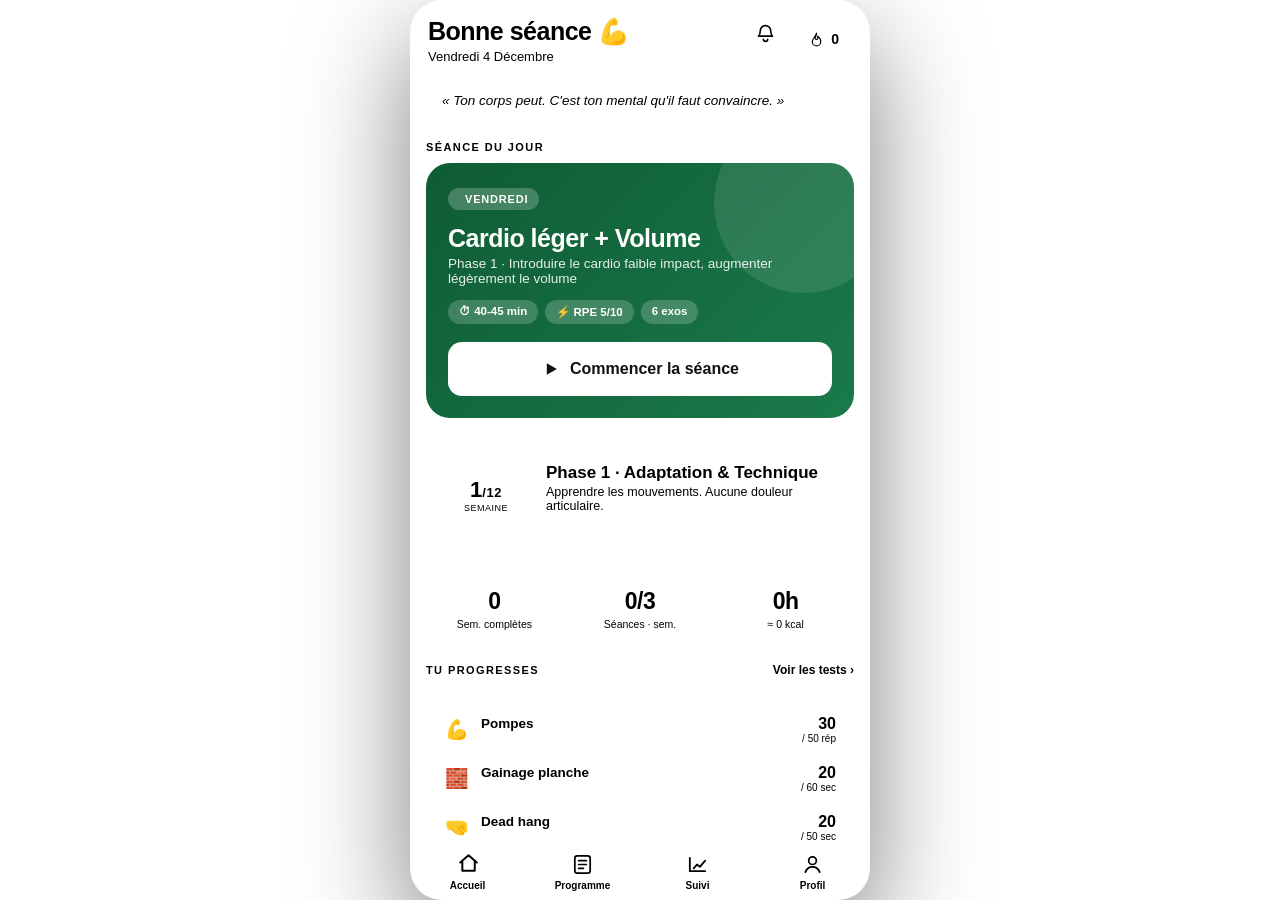
<file: Calisthenics 12S v2.html>
<!DOCTYPE html>
<html lang="fr" data-theme="dark">
<head>
<meta charset="UTF-8">
<meta name="viewport" content="width=device-width, initial-scale=1.0, maximum-scale=1.0, user-scalable=no, viewport-fit=cover">
<meta name="apple-mobile-web-app-capable" content="yes">
<meta name="apple-mobile-web-app-status-bar-style" content="black-translucent">
<meta name="theme-color" content="#0B0D10">
<title>Calisthenics 12S</title>
<style>
*,*::before,*::after{box-sizing:border-box;margin:0;padding:0;-webkit-tap-highlight-color:transparent;touch-action:manipulation;}
html{height:100%;}

/* ════════ THÈMES ════════ */
:root{
  --r:18px; --r-s:12px; --r-l:24px;
  --nav-h:74px; --safe-b:env(safe-area-inset-bottom,0px);
  --ease:cubic-bezier(.22,.61,.36,1);
}
[data-theme="dark"]{
  --bg:#0B0D10; --bg2:#0F1217; --card:#171B22; --card2:#1F242E; --border:rgba(255,255,255,.08);
  --text:#F1F3F6; --text2:#9AA2AF; --text3:#697080; --shadow:0 10px 34px rgba(0,0,0,.5); --backdrop:#050608;
  --blue:#C6FF00; --accent-ink:#0A0C00; --blue-l:rgba(198,255,0,.14); --blue-d:#D8FF66;
  --green:#34D17E; --green-l:rgba(52,209,126,.16); --orange:#FFA64D; --orange-l:rgba(255,166,77,.16); --red:#FF6B5E;
}
[data-theme="blue"]{
  --bg:#EDF1F8; --bg2:#E5EBF4; --card:#FFFFFF; --card2:#F5F8FC; --border:#E3E9F3;
  --text:#16202F; --text2:#5B6A84; --text3:#93A0B4; --shadow:0 8px 26px rgba(30,60,120,.10); --backdrop:#D6DEEC;
  --blue:#1E5FA8; --accent-ink:#FFFFFF; --blue-l:#DCE8F7; --blue-d:#143F72;
  --green:#16864F; --green-l:#D6F0E2; --orange:#C05000; --orange-l:#FCE6D6; --red:#C0392B;
}
[data-theme="noir"]{
  --bg:#0C0E13; --bg2:#11141B; --card:#171B23; --card2:#1F242E; --border:rgba(255,255,255,.07);
  --text:#E9EDF3; --text2:#959EAE; --text3:#69717f; --shadow:0 10px 34px rgba(0,0,0,.5); --backdrop:#05070A;
  --blue:#5AA2FF; --accent-ink:#05132B; --blue-l:rgba(90,162,255,.14); --blue-d:#A9CEFF;
  --green:#3DD68C; --green-l:rgba(61,214,140,.14); --orange:#FFB066; --orange-l:rgba(255,176,102,.14); --red:#FF6B5E;
}
[data-theme="light"]{
  --bg:#FFF6F0; --bg2:#FFEFE3; --card:#FFFFFF; --card2:#FFF4EC; --border:#F3E3D6;
  --text:#241710; --text2:#7C6757; --text3:#AB9A8C; --shadow:0 8px 26px rgba(190,100,50,.12); --backdrop:#F0DDCD;
  --blue:#F2581C; --accent-ink:#FFFFFF; --blue-l:#FFE2D2; --blue-d:#9C3A10;
  --green:#1F9E5A; --green-l:#D8F2E3; --orange:#E07A00; --orange-l:#FCE9CD; --red:#D23A2A;
}

body{font-family:-apple-system,'SF Pro Display',BlinkMacSystemFont,'Segoe UI',Roboto,sans-serif;
  background:var(--backdrop);color:var(--text);min-height:100dvh;overscroll-behavior:none;
  -webkit-font-smoothing:antialiased;display:flex;align-items:center;justify-content:center;
  transition:background .35s var(--ease);}

/* ════════ FRAME (colonne téléphone) ════════ */
#frame{position:relative;width:100%;max-width:460px;height:100dvh;background:var(--bg);
  overflow:hidden;display:flex;flex-direction:column;transition:background .35s var(--ease);}
@media(min-width:480px){#frame{height:min(100dvh,900px);border-radius:32px;box-shadow:0 40px 110px rgba(0,0,0,.5);}}
#app{flex:1;display:flex;flex-direction:column;overflow:hidden;height:100%;}
.pages{flex:1;overflow:hidden;position:relative;}
.page{position:absolute;inset:0;overflow-y:auto;overflow-x:hidden;
  padding:0 0 calc(var(--nav-h) + var(--safe-b) + 10px);display:none;-webkit-overflow-scrolling:touch;}
.page.active{display:block;animation:fade .35s var(--ease);}
@keyframes fade{from{opacity:0;transform:translateY(8px);}to{opacity:1;transform:none;}}
::-webkit-scrollbar{width:0;}

/* ════════ NAV ════════ */
nav{background:var(--card);border-top:1px solid var(--border);padding-bottom:var(--safe-b);
  display:flex;flex-shrink:0;z-index:50;}
nav button{flex:1;border:none;background:none;padding:11px 4px 9px;display:flex;flex-direction:column;
  align-items:center;gap:4px;font-size:10px;font-weight:600;color:var(--text3);cursor:pointer;min-height:58px;
  transition:color .15s;}
nav button .ni{width:24px;height:24px;display:grid;place-items:center;transition:transform .2s var(--ease);}
nav button .ni svg{width:23px;height:23px;}
nav button.on{color:var(--blue);}
nav button.on .ni{transform:translateY(-1px) scale(1.08);}

/* ════════ TOP BAR ════════ */
.topbar{padding:calc(18px + env(safe-area-inset-top,0px)) 18px 0;}
.topbar h1{font-size:27px;font-weight:800;letter-spacing:-.6px;}
.topbar p{color:var(--text2);font-size:13.5px;margin-top:3px;}
.eyebrow{font-size:11px;font-weight:800;color:var(--text3);text-transform:uppercase;letter-spacing:1.4px;}

/* ════════ HERO / GRADIENT CARDS ════════ */
.hero{margin:14px 16px 0;border-radius:var(--r);padding:20px;color:#fff;position:relative;overflow:hidden;}
.hero::before{content:'';position:absolute;top:-34px;right:-30px;width:130px;height:130px;border-radius:50%;background:rgba(255,255,255,.12);}
.hero::after{content:'';position:absolute;bottom:-44px;right:24px;width:170px;height:170px;border-radius:50%;background:rgba(255,255,255,.07);}
.hero-label{font-size:11px;font-weight:800;opacity:.85;text-transform:uppercase;letter-spacing:1px;}
.hero-value{font-size:40px;font-weight:900;line-height:1.05;margin-top:4px;letter-spacing:-1px;}
.hero-sub{font-size:14px;opacity:.88;margin-top:3px;}

/* ════════ DASHBOARD (ACCUEIL) ════════ */
#home{padding-bottom:6px;}
.dash-head{display:flex;align-items:flex-start;justify-content:space-between;gap:12px;
  padding:calc(18px + env(safe-area-inset-top,0px)) 18px 0;}
.dash-head h1{font-size:25px;font-weight:800;letter-spacing:-.5px;line-height:1.1;}
.dash-head p{color:var(--text2);font-size:13px;margin-top:3px;text-transform:capitalize;}
.streak-pill{display:flex;align-items:center;gap:6px;background:var(--blue-l);color:var(--blue);
  border-radius:999px;padding:8px 13px;font-weight:800;font-size:14px;flex-shrink:0;white-space:nowrap;}
.streak-pill svg{width:17px;height:17px;}

.quote{margin:14px 16px 0;padding:13px 16px;border-radius:var(--r-s);background:var(--blue-l);
  border-left:3px solid var(--blue);}
.quote p{font-size:13.5px;font-style:italic;color:var(--blue-d);line-height:1.45;font-weight:500;}

.sec{padding:18px 16px 0;}
.sec-title{display:flex;align-items:center;justify-content:space-between;margin-bottom:10px;}
.sec-title .eyebrow{font-size:11px;}
.sec-title a{font-size:12px;font-weight:700;color:var(--blue);cursor:pointer;}

/* séance du jour */
.today{border-radius:var(--r-l);padding:22px;color:#fff;position:relative;overflow:hidden;box-shadow:var(--shadow);}
.today::after{content:'';position:absolute;top:-50px;right:-40px;width:180px;height:180px;border-radius:50%;background:rgba(255,255,255,.10);}
.today-tag{display:inline-flex;align-items:center;gap:6px;font-size:11px;font-weight:800;text-transform:uppercase;
  letter-spacing:.8px;background:rgba(255,255,255,.22);padding:5px 11px;border-radius:999px;position:relative;z-index:1;}
.today-title{font-size:25px;font-weight:900;margin-top:14px;letter-spacing:-.5px;position:relative;z-index:1;}
.today-sub{font-size:13.5px;opacity:.9;margin-top:3px;position:relative;z-index:1;}
.today-chips{display:flex;gap:7px;margin-top:14px;flex-wrap:wrap;position:relative;z-index:1;}
.today-chips .chip{background:rgba(255,255,255,.2);color:#fff;font-size:11.5px;font-weight:700;padding:5px 11px;border-radius:999px;}
.today-btn{margin-top:18px;width:100%;background:#fff;color:#111;border:none;border-radius:14px;
  padding:16px;font-size:16px;font-weight:800;cursor:pointer;display:flex;align-items:center;justify-content:center;gap:9px;
  min-height:54px;position:relative;z-index:1;transition:transform .12s;}
.today-btn svg{width:20px;height:20px;}
.today-btn:active{transform:scale(.97);}

/* progress ring card */
.ring-card{display:flex;align-items:center;gap:18px;background:var(--card);border-radius:var(--r);
  padding:18px;box-shadow:var(--shadow);}
.ring{position:relative;width:84px;height:84px;flex-shrink:0;}
.ring svg{transform:rotate(-90deg);}
.ring .rt{fill:none;stroke:var(--card2);stroke-width:9;}
.ring .rf{fill:none;stroke:var(--blue);stroke-width:9;stroke-linecap:round;transition:stroke-dashoffset .6s var(--ease);}
.ring-num{position:absolute;inset:0;display:flex;flex-direction:column;align-items:center;justify-content:center;}
.ring-num b{font-size:22px;font-weight:900;line-height:1;}
.ring-num span{font-size:9px;color:var(--text3);text-transform:uppercase;letter-spacing:.5px;margin-top:2px;}
.ring-info .pn{font-size:17px;font-weight:800;}
.ring-info .ps{font-size:12.5px;color:var(--text2);margin-top:2px;}
.ring-bar{height:6px;border-radius:20px;background:var(--card2);overflow:hidden;margin-top:10px;}
.ring-bar i{display:block;height:100%;border-radius:20px;background:var(--blue);transition:width .6s var(--ease);}

/* stat row */
.stat-row{display:grid;grid-template-columns:1fr 1fr 1fr;gap:9px;}
.stat-card{background:var(--card);border-radius:var(--r-s);padding:14px 8px;box-shadow:var(--shadow);text-align:center;}
.stat-val{font-size:23px;font-weight:900;color:var(--blue);letter-spacing:-.5px;}
.stat-lbl{font-size:10.5px;color:var(--text2);margin-top:3px;line-height:1.2;}

/* benchmarks */
.bench{background:var(--card);border-radius:var(--r);padding:18px;box-shadow:var(--shadow);}
.bench-row{display:flex;align-items:center;gap:11px;padding:10px 0;}
.bench-row+.bench-row{border-top:1px solid var(--border);}
.bench-ic{font-size:19px;width:26px;text-align:center;flex-shrink:0;}
.bench-mid{flex:1;min-width:0;}
.bench-name{font-size:13.5px;font-weight:600;}
.bench-bar{height:6px;border-radius:20px;background:var(--card2);overflow:hidden;margin-top:6px;}
.bench-bar i{display:block;height:100%;border-radius:20px;background:var(--green);transition:width .5s var(--ease);}
.bench-val{text-align:right;flex-shrink:0;}
.bench-val b{font-size:16px;font-weight:900;}
.bench-val span{font-size:10px;color:var(--text3);display:block;}

/* checklist compact */
.card{background:var(--card);border-radius:var(--r);padding:18px;box-shadow:var(--shadow);}
.chk-bar{height:7px;border-radius:20px;background:var(--card2);overflow:hidden;margin:4px 0 12px;}
.chk-bar i{display:block;height:100%;border-radius:20px;background:var(--green);transition:width .4s var(--ease);}
.chk-grid{display:flex;flex-wrap:wrap;gap:7px;}
.chk-chip{display:flex;align-items:center;gap:6px;padding:8px 11px;border-radius:999px;border:1.5px solid var(--border);
  background:var(--card2);font-size:12px;font-weight:600;color:var(--text2);cursor:pointer;transition:all .15s;min-height:38px;}
.chk-chip .em{font-size:13px;}
.chk-chip.on{background:var(--green-l);border-color:var(--green);color:var(--green);}

/* next test */
.test-cta{display:flex;align-items:center;gap:14px;background:var(--card);border-radius:var(--r);
  padding:18px;box-shadow:var(--shadow);cursor:pointer;border:1.5px dashed var(--border);}
.test-cta .ti{width:48px;height:48px;border-radius:14px;flex-shrink:0;display:grid;place-items:center;
  background:var(--orange-l);color:var(--orange);font-size:24px;}
.test-cta .tinfo{flex:1;}
.test-cta .tinfo b{font-size:15px;font-weight:800;display:block;}
.test-cta .tinfo span{font-size:12.5px;color:var(--text2);}
.test-cta .tarrow{color:var(--text3);font-size:20px;}

/* ════════ SECTION / SESSION CARDS (programme + accueil) ════════ */
.section{padding:16px 16px 0;}
.section-head{font-size:11px;font-weight:800;color:var(--text3);text-transform:uppercase;letter-spacing:1.2px;margin-bottom:9px;}
.s-card{border-radius:var(--r);padding:16px;margin-bottom:10px;display:flex;align-items:center;gap:13px;
  box-shadow:var(--shadow);cursor:pointer;transition:transform .1s;color:#fff;}
.s-card:active{transform:scale(.985);}
.s-card-icon{width:50px;height:50px;border-radius:14px;background:rgba(255,255,255,.22);display:flex;
  align-items:center;justify-content:center;flex-shrink:0;}
.s-card-icon svg{width:25px;height:25px;color:#fff;}
.s-card-info{flex:1;min-width:0;}
.s-card-info h4{font-size:15px;font-weight:800;color:#fff;}
.s-card-info p{font-size:12px;color:rgba(255,255,255,.82);margin-top:2px;}
.s-card-chips{display:flex;gap:6px;margin-top:8px;flex-wrap:wrap;}
.chip{background:rgba(255,255,255,.22);color:#fff;font-size:11px;font-weight:600;padding:3px 9px;border-radius:20px;}
.s-card-arrow{color:rgba(255,255,255,.7);font-size:22px;flex-shrink:0;}

/* ════════ BUTTONS ════════ */
.btn{display:inline-flex;align-items:center;justify-content:center;gap:8px;border:none;cursor:pointer;
  font-weight:800;border-radius:var(--r-s);transition:transform .1s,opacity .15s;min-height:48px;font-family:inherit;}
.btn:active{transform:scale(.97);}
.btn-primary{background:var(--blue);color:var(--accent-ink);font-size:15px;padding:14px 24px;width:100%;}
.btn-outline{background:var(--blue-l);color:var(--blue);font-size:14px;padding:12px 20px;}
.btn-green{background:var(--green);color:#fff;font-size:15px;padding:14px 24px;}
.btn-sm{font-size:13px;padding:10px 16px;min-height:40px;}
.btn-danger{background:var(--red);color:#fff;opacity:.92;}

/* ════════ PROG / WEEK GRID ════════ */
.wk-grid{display:grid;grid-template-columns:repeat(4,1fr);gap:8px;}
.wk-btn{padding:13px 4px;border-radius:var(--r-s);border:2px solid var(--border);background:var(--card);
  cursor:pointer;font-size:13px;font-weight:800;color:var(--text2);text-align:center;min-height:50px;transition:all .15s;}
.wk-btn.sel{background:var(--blue);color:var(--accent-ink);border-color:var(--blue);}
.wk-btn.done{background:var(--green-l);color:var(--green);border-color:var(--green);}
.wk-btn.cur{border-color:var(--orange);color:var(--orange);}

/* ════════ SUIVI ════════ */
.tabs{display:flex;background:var(--card);border-radius:var(--r);padding:5px;gap:4px;margin-bottom:12px;box-shadow:var(--shadow);}
.tab{flex:1;padding:11px 4px;border:none;border-radius:var(--r-s);background:none;font-size:13px;font-weight:800;
  color:var(--text2);cursor:pointer;min-height:44px;font-family:inherit;transition:all .15s;}
.tab.on{background:var(--blue);color:var(--accent-ink);}
.card h3{font-size:16px;font-weight:800;}
.prog{background:var(--card2);border-radius:20px;height:7px;overflow:hidden;margin-top:8px;}
.prog-fill{height:100%;border-radius:20px;transition:width .5s var(--ease);}

.chk-item{display:flex;align-items:center;gap:14px;padding:14px 0;border-bottom:1px solid var(--border);cursor:pointer;min-height:56px;}
.chk-item:last-child{border-bottom:none;}
.chk-icon{font-size:22px;width:28px;text-align:center;flex-shrink:0;}
.chk-lbl{flex:1;font-size:15px;font-weight:500;}
.chk-box{width:28px;height:28px;border-radius:9px;border:2px solid var(--border);flex-shrink:0;display:flex;
  align-items:center;justify-content:center;font-size:15px;transition:all .2s;color:#fff;}
.chk-box.on{background:var(--green);border-color:var(--green);}

input[type=number],select,textarea{border:2px solid var(--border);border-radius:var(--r-s);padding:12px 14px;
  font-size:16px;width:100%;background:var(--card2);-webkit-appearance:none;color:var(--text);font-family:inherit;}
input:focus,select:focus,textarea:focus{outline:none;border-color:var(--blue);}
textarea{resize:none;}
label.field-label{font-size:13px;color:var(--text2);font-weight:600;display:block;margin-bottom:6px;margin-top:12px;}

.warn-box{background:var(--orange-l);border-left:4px solid var(--orange);padding:12px 14px;border-radius:0 var(--r-s) var(--r-s) 0;font-size:13px;color:var(--orange);margin-top:10px;line-height:1.5;}
.info-box{background:var(--blue-l);border-left:4px solid var(--blue);padding:12px 14px;border-radius:0 var(--r-s) var(--r-s) 0;font-size:13px;color:var(--blue-d);margin-top:10px;line-height:1.5;}

.test-row{display:flex;align-items:center;gap:10px;padding:12px 0;border-bottom:1px solid var(--border);}
.test-row:last-child{border-bottom:none;}
.test-row label{flex:1;font-size:14px;font-weight:500;}
.test-row .tgt{font-size:11px;color:var(--green);font-weight:600;margin-top:2px;}
.test-row input{width:70px;padding:8px;font-size:16px;font-weight:700;text-align:center;}
.test-row .unit{font-size:12px;color:var(--text2);width:26px;}

.perf-entry{padding:11px 0;border-bottom:1px solid var(--border);}
.perf-entry:last-child{border-bottom:none;}
.perf-date{font-size:11px;color:var(--text2);}
.perf-name{font-size:14px;font-weight:600;}
.perf-val{font-size:14px;font-weight:800;color:var(--green);}
.empty-msg{text-align:center;padding:32px 16px;color:var(--text2);font-size:14px;}
.empty-msg .ei{font-size:40px;margin-bottom:8px;}
.divider{height:1px;background:var(--border);margin:0 16px;}

/* theme picker */
.theme-grid{display:grid;grid-template-columns:1fr 1fr;gap:10px;margin-top:6px;}
.theme-opt{border:2px solid var(--border);border-radius:var(--r-s);padding:12px;cursor:pointer;text-align:left;
  background:var(--card2);transition:all .15s;display:flex;align-items:center;gap:11px;min-height:58px;}
.theme-opt.on{border-color:var(--blue);}
.theme-sw{width:34px;height:34px;border-radius:10px;flex-shrink:0;border:1px solid rgba(0,0,0,.15);position:relative;overflow:hidden;}
.theme-sw i{position:absolute;right:5px;bottom:5px;width:13px;height:13px;border-radius:4px;}
.theme-opt b{font-size:13.5px;font-weight:700;display:block;}
.theme-opt span{font-size:11px;color:var(--text2);}

/* ════════ SESSION ════════ */
#session{position:absolute;inset:0;background:var(--bg);z-index:200;display:none;flex-direction:column;overflow:hidden;}
#session.on{display:flex;}
#sess-top{padding:calc(12px + env(safe-area-inset-top,0px)) 16px 12px;display:flex;align-items:center;gap:12px;flex-shrink:0;}
#sess-back{background:rgba(255,255,255,.2);color:#fff;border:none;border-radius:11px;padding:10px 14px;font-size:14px;font-weight:700;cursor:pointer;min-height:44px;}
#sess-title-wrap{flex:1;min-width:0;}
#sess-title{font-size:16px;font-weight:800;white-space:nowrap;overflow:hidden;text-overflow:ellipsis;color:#fff;}
#sess-sub{font-size:12px;color:rgba(255,255,255,.78);}
#sess-prog-strip{height:4px;background:var(--card2);flex-shrink:0;}
#sess-prog-fill{height:100%;background:var(--green);width:0%;transition:width .4s;}
#sess-body{flex:1;overflow-y:auto;-webkit-overflow-scrolling:touch;padding:0 16px 20px;}
.phase-item{display:flex;align-items:center;gap:12px;padding:12px 0;border-bottom:1px solid var(--border);}
.phase-item:last-child{border-bottom:none;}
.phase-dot{width:8px;height:8px;border-radius:50%;background:var(--blue);flex-shrink:0;}
.phase-txt{font-size:14px;}
.ex-card{background:var(--card);border-radius:var(--r);margin-bottom:10px;overflow:hidden;box-shadow:var(--shadow);border:2px solid transparent;transition:border-color .2s;}
.ex-card.active-ex{border-color:var(--blue);}
.ex-card.done-ex{border-color:var(--green);}
.ex-head{display:flex;align-items:center;gap:12px;padding:14px 16px;cursor:pointer;min-height:60px;}
.ex-num{width:36px;height:36px;border-radius:11px;background:var(--blue-l);color:var(--blue);font-weight:800;font-size:15px;display:flex;align-items:center;justify-content:center;flex-shrink:0;}
.ex-num.done{background:var(--green-l);color:var(--green);}
.ex-head-info{flex:1;min-width:0;}
.ex-head-name{font-size:15px;font-weight:700;}
.ex-head-detail{font-size:12px;color:var(--text2);margin-top:2px;}
.ex-chevron{color:var(--text3);font-size:18px;transition:transform .2s;}
.ex-chevron.open{transform:rotate(90deg);}
.ex-body{display:none;padding:0 16px 16px;border-top:1px solid var(--border);}
.ex-body.open{display:block;}
.tip-box{background:var(--blue-l);border-radius:var(--r-s);padding:10px 12px;font-size:13px;color:var(--blue-d);margin-top:12px;line-height:1.5;}
.alt-box{background:var(--orange-l);border-radius:var(--r-s);padding:10px 12px;font-size:13px;color:var(--orange);margin-top:8px;line-height:1.5;}
.sets-row{display:flex;gap:10px;margin-top:14px;flex-wrap:wrap;}
.set-btn{width:48px;height:48px;border-radius:13px;border:2px solid var(--border);background:var(--card2);cursor:pointer;font-size:14px;font-weight:700;color:var(--text2);display:flex;align-items:center;justify-content:center;transition:all .15s;flex-shrink:0;}
.set-btn:active{transform:scale(.93);}
.set-btn.done{background:var(--green);border-color:var(--green);color:#fff;}
.rest-btn-inline{background:var(--blue-l);color:var(--blue);border:none;border-radius:var(--r-s);padding:12px 16px;font-size:14px;font-weight:700;cursor:pointer;margin-top:12px;width:100%;min-height:48px;display:flex;align-items:center;justify-content:center;gap:6px;}
.log-row{display:flex;align-items:center;gap:10px;margin-top:12px;background:var(--card2);border-radius:var(--r-s);padding:10px 12px;}
.log-row label{flex:1;font-size:13px;color:var(--text2);font-weight:600;}
.log-row input{width:72px;padding:8px;font-size:18px;font-weight:800;text-align:center;}
.log-unit{font-size:12px;color:var(--text2);font-weight:600;}
#sess-foot{background:var(--card);border-top:1px solid var(--border);padding:12px 16px calc(12px + var(--safe-b));display:flex;gap:10px;flex-shrink:0;}

/* ════════ TIMER ════════ */
#timer{position:absolute;inset:0;background:#0E1320;z-index:300;display:none;flex-direction:column;align-items:center;justify-content:center;padding:32px 24px;}
#timer.on{display:flex;}
#t-label{font-size:18px;font-weight:700;color:rgba(255,255,255,.75);text-align:center;margin-bottom:8px;}
#t-next{font-size:14px;color:rgba(255,255,255,.45);text-align:center;margin-top:8px;}
#t-circle{width:220px;height:220px;position:relative;margin:16px auto;}
#t-circle svg{transform:rotate(-90deg);width:100%;height:100%;}
.t-track{fill:none;stroke:rgba(255,255,255,.1);stroke-width:12;}
.t-fill{fill:none;stroke:var(--blue);stroke-width:12;stroke-linecap:round;transition:stroke-dashoffset .9s linear;}
#t-num{position:absolute;inset:0;display:flex;align-items:center;justify-content:center;font-size:72px;font-weight:900;color:#fff;letter-spacing:-2px;}
#t-btns{display:flex;gap:16px;margin-top:32px;}
#t-btns button{flex:1;padding:16px;border-radius:var(--r);border:2px solid rgba(255,255,255,.2);background:rgba(255,255,255,.1);color:#fff;font-size:16px;font-weight:700;cursor:pointer;min-height:56px;min-width:120px;font-family:inherit;}
#t-btns button:active{background:rgba(255,255,255,.2);}

/* ════════ TOAST ════════ */
#toast{position:absolute;bottom:calc(var(--nav-h) + var(--safe-b) + 14px);left:50%;transform:translateX(-50%) translateY(20px);
  background:var(--text);color:var(--bg);padding:12px 22px;border-radius:24px;font-size:14px;font-weight:700;z-index:500;
  white-space:nowrap;opacity:0;transition:opacity .25s,transform .25s;pointer-events:none;box-shadow:0 8px 24px rgba(0,0,0,.3);}
#toast.on{opacity:1;transform:translateX(-50%) translateY(0);}
#toast.ok{background:var(--green);color:#fff;}
#toast.err{background:var(--red);color:#fff;}

/* ════════ NOTIFICATIONS ════════ */
.dash-actions{display:flex;align-items:center;gap:9px;flex-shrink:0;}
.bell-btn{position:relative;width:42px;height:42px;border-radius:13px;border:1px solid var(--border);
  background:var(--card);display:grid;place-items:center;cursor:pointer;flex-shrink:0;color:var(--text);transition:transform .12s;}
.bell-btn:active{transform:scale(.92);}
.bell-btn svg{width:21px;height:21px;}
.bell-badge{position:absolute;top:-5px;right:-5px;min-width:19px;height:19px;padding:0 4px;border-radius:10px;
  background:var(--red);color:#fff;font-size:11px;font-weight:800;display:flex;align-items:center;justify-content:center;
  border:2px solid var(--bg);line-height:1;}

#notif{position:absolute;inset:0;z-index:250;display:none;}
#notif.on{display:block;}
.notif-scrim{position:absolute;inset:0;background:rgba(0,0,0,.45);opacity:0;transition:opacity .3s var(--ease);}
#notif.on .notif-scrim{opacity:1;}
.notif-panel{position:absolute;top:0;right:0;bottom:0;width:92%;max-width:410px;background:var(--bg);
  display:flex;flex-direction:column;transform:translateX(100%);transition:transform .32s var(--ease);box-shadow:-20px 0 60px rgba(0,0,0,.45);}
#notif.on .notif-panel{transform:translateX(0);}
.notif-head{padding:calc(16px + env(safe-area-inset-top,0px)) 18px 12px;display:flex;align-items:center;justify-content:space-between;}
.notif-head h2{font-size:21px;font-weight:800;letter-spacing:-.5px;}
.notif-close{width:36px;height:36px;border-radius:11px;border:none;background:var(--card2);color:var(--text);font-size:17px;cursor:pointer;}
.notif-tabs{display:flex;gap:6px;padding:2px 18px 0;}
.notif-tab{flex:1;padding:10px;border:none;border-radius:11px;background:var(--card2);color:var(--text2);font-size:13.5px;font-weight:800;cursor:pointer;font-family:inherit;transition:all .15s;}
.notif-tab.on{background:var(--blue);color:var(--accent-ink);}
.notif-body{flex:1;overflow-y:auto;-webkit-overflow-scrolling:touch;padding:14px 18px calc(20px + var(--safe-b));}
.notif-item{display:flex;gap:12px;padding:13px;border-radius:var(--r-s);background:var(--card);margin-bottom:9px;cursor:pointer;border:1px solid var(--border);position:relative;transition:transform .1s;}
.notif-item:active{transform:scale(.99);}
.notif-item.unread{border-color:var(--blue);}
.notif-item.unread::after{content:'';position:absolute;top:13px;right:13px;width:8px;height:8px;border-radius:50%;background:var(--blue);}
.notif-ic{width:42px;height:42px;border-radius:12px;flex-shrink:0;display:grid;place-items:center;font-size:20px;}
.notif-txt{flex:1;min-width:0;}
.notif-txt b{font-size:14px;font-weight:800;display:block;padding-right:14px;}
.notif-txt p{font-size:12.5px;color:var(--text2);margin-top:2px;line-height:1.4;}
.notif-time{font-size:11px;color:var(--text3);margin-top:5px;font-weight:700;}
.notif-mark{font-size:12.5px;color:var(--blue);font-weight:700;padding:4px 0 10px;cursor:pointer;display:inline-block;}
.perm-card{background:var(--blue-l);border:1px solid var(--blue);border-radius:var(--r-s);padding:14px;margin-bottom:14px;}
.perm-card b{font-size:14px;font-weight:800;color:var(--blue-d);}
.perm-card p{font-size:12.5px;color:var(--blue-d);opacity:.85;margin:4px 0 11px;line-height:1.45;}
.perm-row{display:flex;gap:8px;}
.set-item{display:flex;align-items:center;gap:12px;padding:14px 0;border-bottom:1px solid var(--border);}
.set-item:last-child{border-bottom:none;}
.set-ic{width:40px;height:40px;border-radius:11px;flex-shrink:0;display:grid;place-items:center;font-size:19px;background:var(--card2);}
.set-info{flex:1;min-width:0;}
.set-info b{font-size:14px;font-weight:700;display:block;}
.set-info span{font-size:12px;color:var(--text2);}
.toggle{width:46px;height:28px;border-radius:20px;background:var(--card2);border:none;cursor:pointer;position:relative;flex-shrink:0;transition:background .2s;padding:0;}
.toggle.on{background:var(--green);}
.toggle i{position:absolute;top:3px;left:3px;width:22px;height:22px;border-radius:50%;background:#fff;transition:transform .2s var(--ease);box-shadow:0 1px 3px rgba(0,0,0,.3);}
.toggle.on i{transform:translateX(18px);}
input[type=time].set-time{font-size:13px;font-weight:700;color:var(--blue);background:var(--blue-l);border:none;border-radius:9px;padding:7px 9px;width:auto;font-family:inherit;}
input[type=time].set-time::-webkit-calendar-picker-indicator{filter:invert(.5);}
</style>
</head>
<body>
<div id="frame">
<div id="app">
  <div class="pages">

    <!-- ACCUEIL -->
    <div class="page active" id="p-home"><div id="home"></div></div>

    <!-- PROGRAMME -->
    <div class="page" id="p-prog">
      <div class="topbar"><h1>Programme</h1><p>12 semaines · 3 phases</p></div>
      <div class="section" style="padding-top:14px;"><div class="wk-grid" id="wk-grid"></div></div>
      <div id="wk-detail" style="padding:0 16px;"></div>
    </div>

    <!-- SUIVI -->
    <div class="page" id="p-suivi">
      <div class="topbar"><h1>Mon Suivi</h1><p>Checklist · Perfs · Tests</p></div>
      <div class="section" style="padding-top:14px;">
        <div class="tabs">
          <button class="tab on" onclick="switchTab(this,'tc-chk')">✅ Semaine</button>
          <button class="tab" onclick="switchTab(this,'tc-perf')">💪 Perfs</button>
          <button class="tab" onclick="switchTab(this,'tc-test')">🎯 Tests</button>
        </div>
        <div id="tc-chk">
          <div class="card" style="padding-bottom:8px;margin-bottom:10px;">
            <div style="display:flex;align-items:center;justify-content:space-between;margin-bottom:4px;">
              <h3 id="chk-title">Semaine 1</h3>
              <div style="display:flex;gap:6px;">
                <button onclick="chkWeek(-1)" class="btn btn-outline btn-sm" style="min-width:40px;padding:8px;">◀</button>
                <button onclick="chkWeek(1)" class="btn btn-outline btn-sm" style="min-width:40px;padding:8px;">▶</button>
              </div>
            </div>
            <div class="prog"><div class="prog-fill" id="chk-bar" style="background:var(--green)"></div></div>
            <div style="font-size:12px;color:var(--text2);margin-top:6px;" id="chk-score">0/9 complétés</div>
            <div id="chk-items" style="margin-top:4px;"></div>
          </div>
          <div class="card">
            <h3 style="margin-bottom:8px;">Notes de la semaine</h3>
            <textarea id="chk-notes" rows="4" placeholder="Sensations, points positifs, à améliorer..."></textarea>
            <button class="btn btn-primary btn-sm" style="margin-top:8px;" onclick="saveNotes()">Sauvegarder</button>
          </div>
        </div>
        <div id="tc-perf" style="display:none;">
          <div class="card">
            <h3 style="margin-bottom:10px;">Logger une performance</h3>
            <label class="field-label" style="margin-top:0">Exercice</label>
            <select id="perf-ex">
              <option>Pompes classiques</option><option>Squats</option><option>Diamond push-up</option>
              <option>Gainage planche</option><option>Dead hang barre</option><option>Traction négative</option>
              <option>Corde à sauter</option><option>L-sit / Leg compression</option><option>V-taps</option><option>No-bar back row</option>
            </select>
            <div style="display:flex;gap:8px;">
              <div style="flex:1;"><label class="field-label">Séries</label>
                <input type="number" id="perf-sets" placeholder="3" inputmode="numeric" min="1" max="20" oninput="updPerfPreview()"></div>
              <div style="flex:1.4;"><label class="field-label">Valeur / série</label>
                <input type="number" id="perf-val" placeholder="20" inputmode="numeric" min="0" oninput="updPerfPreview()"></div>
              <div style="flex:1;"><label class="field-label">Unité</label>
                <select id="perf-unit" onchange="updPerfPreview()"><option>rép</option><option>sec</option><option>min</option></select></div>
            </div>
            <div style="margin-top:8px;background:var(--blue-l);border-radius:var(--r-s);padding:10px 12px;font-size:13px;color:var(--blue-d);font-weight:700;text-align:center;" id="perf-preview">— × — rép</div>
            <label class="field-label">Semaine</label>
            <select id="perf-wk"></select>
            <button class="btn btn-green" style="margin-top:14px;" onclick="logPerf()">💾 Enregistrer</button>
          </div>
          <div class="section-head" style="padding:12px 0 6px;">Historique</div>
          <div class="card" id="perf-hist"></div>
        </div>
        <div id="tc-test" style="display:none;">
          <div class="info-box" style="margin-bottom:10px;">Fais les tests aux semaines 0, 4, 8 et 12.</div>
          <div style="display:flex;gap:8px;flex-wrap:wrap;margin-bottom:12px;" id="test-btns"></div>
          <div class="card" id="test-form"></div>
        </div>
      </div>
    </div>

    <!-- PROFIL -->
    <div class="page" id="p-profil">
      <div class="topbar"><h1>Profil</h1><p>Thème · Réglages &amp; rappels</p></div>
      <div class="section" style="padding-top:14px;">
        <div class="card" style="margin-bottom:10px;">
          <h3 style="margin-bottom:4px;">🎨 Thème</h3>
          <p style="font-size:12.5px;color:var(--text2);">Choisis l'ambiance de l'app.</p>
          <div class="theme-grid" id="theme-grid"></div>
        </div>
        <div class="card" style="margin-bottom:10px;">
          <h3 style="margin-bottom:10px;">Ma semaine actuelle</h3>
          <label class="field-label" style="margin-top:0;">Je suis à la semaine</label>
          <select id="wk-sel" onchange="setWeek(this.value)"></select>
          <div style="font-size:13px;color:var(--text2);margin-top:8px;line-height:1.5;white-space:pre-line;" id="pr-phase-info"></div>
        </div>
        <div class="card" style="margin-bottom:10px;">
          <h3 style="margin-bottom:10px;">⚡ Jour difficile (15-20 min)</h3>
          <div style="font-size:13px;color:var(--text2);line-height:2;">Squat 2×10 · Pompes 2×10 · No-bar row 2×10 · Planche 2×20s · Superman 1×10</div>
        </div>
        <div class="card" style="margin-bottom:10px;">
          <h3 style="margin-bottom:10px;">🦵 Zéro douleur genou</h3>
          <div style="font-size:13px;color:var(--text2);line-height:2;">Pont fessier 4×15 · Pompes 4×12 · Diamond push-up 3×8 · Row 4×12 · Superman 3×12 · Dead bug 3×8/côté · Planche 4×30s</div>
        </div>
        <div class="card" style="margin-bottom:10px;">
          <h3 style="margin-bottom:10px;">🥗 Rappels nutrition</h3>
          <div style="font-size:13px;color:var(--text2);line-height:2;">Protéines : 136-170g/jour · Eau : min 2,5L · Légumes : ½ assiette · Pas de sucres rapides post-séance</div>
        </div>
        <div class="card">
          <h3 style="margin-bottom:8px;color:var(--red);">🗑 Réinitialiser</h3>
          <p style="font-size:13px;color:var(--text2);margin-bottom:10px;">Efface le suivi (checklist, perfs, tests).</p>
          <button class="btn btn-danger btn-sm" onclick="resetAll()">Réinitialiser les données</button>
        </div>
      </div>
    </div>

  </div>

  <nav>
    <button class="on" id="nb-home" onclick="goTo('home')"><span class="ni" id="ni-home"></span>Accueil</button>
    <button id="nb-prog" onclick="goTo('prog')"><span class="ni" id="ni-prog"></span>Programme</button>
    <button id="nb-suivi" onclick="goTo('suivi')"><span class="ni" id="ni-suivi"></span>Suivi</button>
    <button id="nb-profil" onclick="goTo('profil')"><span class="ni" id="ni-profil"></span>Profil</button>
  </nav>
</div>

<!-- SESSION -->
<div id="session">
  <div id="sess-top">
    <button id="sess-back" onclick="closeSession()">← Retour</button>
    <div id="sess-title-wrap"><div id="sess-title"></div><div id="sess-sub"></div></div>
  </div>
  <div id="sess-prog-strip"><div id="sess-prog-fill"></div></div>
  <div id="sess-body">
    <div style="padding:14px 0 4px;font-size:12px;font-weight:800;color:var(--text3);text-transform:uppercase;letter-spacing:.8px;">Échauffement</div>
    <div class="card" style="padding:8px 16px;" id="sess-warmup"></div>
    <div style="padding:14px 0 4px;font-size:12px;font-weight:800;color:var(--text3);text-transform:uppercase;letter-spacing:.8px;">Exercices</div>
    <div id="sess-exs"></div>
    <div style="padding:14px 0 4px;font-size:12px;font-weight:800;color:var(--text3);text-transform:uppercase;letter-spacing:.8px;">Retour au calme</div>
    <div class="card" style="padding:8px 16px;" id="sess-cool"></div>
    <div class="info-box" id="sess-goal-box" style="margin:12px 0 0;"></div>
  </div>
  <div id="sess-foot">
    <button class="btn btn-outline" style="flex:1;" onclick="closeSession()">Annuler</button>
    <button class="btn btn-green" style="flex:2;" onclick="finishSession()">✅ Séance terminée !</button>
  </div>
</div>

<!-- TIMER -->
<div id="timer">
  <div id="t-label">Repos</div>
  <div id="t-circle">
    <svg viewBox="0 0 220 220"><circle class="t-track" cx="110" cy="110" r="96"/><circle class="t-fill" id="t-ring" cx="110" cy="110" r="96" stroke-dasharray="603" stroke-dashoffset="0"/></svg>
    <div id="t-num">—</div>
  </div>
  <div id="t-next"></div>
  <div id="t-btns"><button onclick="skipTimer()">Passer ▶</button><button onclick="stopTimer()">Arrêter ✕</button></div>
</div>

<!-- NOTIFICATIONS -->
<div id="notif">
  <div class="notif-scrim" onclick="closeNotif()"></div>
  <div class="notif-panel">
    <div class="notif-head"><h2>Notifications</h2><button class="notif-close" onclick="closeNotif()">✕</button></div>
    <div class="notif-tabs">
      <button class="notif-tab on" id="ntab-feed" onclick="notifTab('feed')">Boîte</button>
      <button class="notif-tab" id="ntab-set" onclick="notifTab('set')">Rappels</button>
    </div>
    <div class="notif-body" id="notif-feed"></div>
    <div class="notif-body" id="notif-set" style="display:none;"></div>
  </div>
</div>

<div id="toast"></div>
</div>

<script>
/* ════════ ICÔNES (nav) ════════ */
const ICON={
  home:'<svg viewBox="0 0 24 24" fill="none"><path d="M4 11 12 4l8 7M6 10v9h12v-9" stroke="currentColor" stroke-width="1.9" stroke-linecap="round" stroke-linejoin="round"/></svg>',
  prog:'<svg viewBox="0 0 24 24" fill="none"><rect x="4" y="3" width="16" height="18" rx="2.5" stroke="currentColor" stroke-width="1.8"/><path d="M8 8h8M8 12h8M8 16h5" stroke="currentColor" stroke-width="1.8" stroke-linecap="round"/></svg>',
  suivi:'<svg viewBox="0 0 24 24" fill="none"><path d="M4 19V5M4 19h16M8 16l3.5-4 3 2.5L20 8" stroke="currentColor" stroke-width="1.9" stroke-linecap="round" stroke-linejoin="round"/></svg>',
  profil:'<svg viewBox="0 0 24 24" fill="none"><circle cx="12" cy="8" r="4" stroke="currentColor" stroke-width="1.8"/><path d="M4.5 20c1.4-3.8 4.2-5.5 7.5-5.5s6.1 1.7 7.5 5.5" stroke="currentColor" stroke-width="1.8" stroke-linecap="round"/></svg>',
  flame:'<svg viewBox="0 0 24 24" fill="none"><path d="M12 3c1 3-2 4-2 7a2 2 0 0 0 4 0c0-1-.5-1.5-.5-2.5C16 9 18 12 18 15a6 6 0 1 1-12 0c0-4 4-5 6-12Z" stroke="currentColor" stroke-width="1.7" stroke-linejoin="round"/></svg>',
  play:'<svg viewBox="0 0 24 24" fill="none"><path d="M7 5v14l12-7L7 5Z" fill="currentColor"/></svg>',
  check:'<svg viewBox="0 0 24 24" fill="none"><path d="m5 12.5 4.5 4.5L19 7" stroke="currentColor" stroke-width="2.4" stroke-linecap="round" stroke-linejoin="round"/></svg>',
  dumbbell:'<svg viewBox="0 0 24 24" fill="none"><path d="M5 9v6m4-9v12m6-12v12m4-9v6M3 12h2m14 0h2" stroke="currentColor" stroke-width="2" stroke-linecap="round"/></svg>',
  bolt:'<svg viewBox="0 0 24 24" fill="none"><path d="M13 2 4 14h6l-1 8 9-12h-6l1-8Z" stroke="currentColor" stroke-width="1.8" stroke-linejoin="round"/></svg>',
  fire:'<svg viewBox="0 0 24 24" fill="none"><path d="M12 3c1 3-2 4-2 7a2 2 0 0 0 4 0c0-1-.5-1.5-.5-2.5C16 9 18 12 18 15a6 6 0 1 1-12 0c0-4 4-5 6-12Z" stroke="currentColor" stroke-width="1.7" stroke-linejoin="round"/></svg>',
  bell:'<svg viewBox="0 0 24 24" fill="none"><path d="M6 9a6 6 0 0 1 12 0c0 4.5 1.8 5.8 2 6H4c.2-.2 2-1.5 2-6Z" stroke="currentColor" stroke-width="1.8" stroke-linejoin="round"/><path d="M9.5 18.5a2.5 2.5 0 0 0 5 0" stroke="currentColor" stroke-width="1.8" stroke-linecap="round"/></svg>',
};

</script>
<script>
/* DONNÉES PROGRAMME (inline) */
// ============================================================
// Calisthenics 12S — DONNÉES DU PROGRAMME (verbatim de l'app originale)
// Ne pas perdre : échauffements, exercices, conseils, alternatives, tests.
// ============================================================
const PH=[
  {id:1,name:"Phase 1",long:"Adaptation & Technique",weeks:[1,2,3,4],color:"#1A7A4A",bg:"#D6F0E2",grad:"linear-gradient(135deg,#0F5C34,#1A7A4A)"},
  {id:2,name:"Phase 2",long:"Progression & Volume",weeks:[5,6,7,8],color:"#1E5FA8",bg:"#D6E4F7",grad:"linear-gradient(135deg,#143F72,#1E5FA8)"},
  {id:3,name:"Phase 3",long:"Consolidation & Force",weeks:[9,10,11,12],color:"#C05000",bg:"#FDE8D8",grad:"linear-gradient(135deg,#8B3700,#C05000)"},
];
const WG={
  1:"Apprendre les mouvements. Aucune douleur articulaire.",
  2:"Introduire la corde à sauter. Évaluer les genoux.",
  3:"+2 reps sur la plupart des exercices.",
  4:"TEST DE FIN DE PHASE 1 — Faire les tests mesurables.",
  5:"Variantes plus difficiles. Augmenter la résistance des élastiques.",
  6:"+1 série sur les exercices principaux.",
  7:"Réduire les temps de repos de 10-15 sec.",
  8:"TEST DE FIN DE PHASE 2 — Faire les tests mesurables.",
  9:"Variantes avancées. Tenter la première traction négative.",
  10:"Diamond push-up cible : 10 reps propres.",
  11:"Séances les plus intenses du programme.",
  12:"TEST FINAL — Bilan complet. Fêter les progrès ! 🎉",
};
const SESS={
  "p1-lu":{title:"Lundi · Full Body A",sub:"Force & Technique",dur:"35-40 min",rpe:"5/10",goal:"Poser les bases technique + introduction des exercices cibles",
    wu:["Marche sur place 1 min","Rotations d'épaules 10x chaque sens","Rotations de hanches 10x","Cercles de poignets 10x","Fentes statiques basses 30 sec/côté","Cat-Cow 8 rép lentes","Squats partiels lents x10"],
    ex:[
      {n:"Squat partiel (¾ amplitude)",s:3,r:"12 rép",rest:60,tip:"Dos droit, genoux dans l'axe des pieds. Stop avant la douleur.",alt:"Hip hinge debout si douleur genou"},
      {n:"Pompes inclinées (mains sur chaise)",s:3,r:"10 rép",rest:60,tip:"Corps gainé. Pas d'effondrement des hanches.",alt:"Pompes sur genoux"},
      {n:"No-bar back row (élastique)",s:3,r:"10 rép",rest:60,tip:"Coudes serrés, omoplates en arrière. Pas de balancement.",alt:"Rowing assis élastique"},
      {n:"Gainage planche (genoux)",s:3,r:"15 sec",rest:45,tip:"Hanches pas trop hautes. Respirer normalement.",alt:"Superman allongé"},
      {n:"Superman",s:2,r:"10 rép",rest:45,tip:"Soulever bras et jambes, tenir 2 sec en haut.",alt:"Pont fessier"},
      {n:"Leg raises (genoux fléchis)",s:2,r:"8 rép",rest:45,tip:"Dos collé au sol. Descente lente contrôlée.",alt:"Dead bug lent"},
    ],
    cd:["Pectoraux contre mur 30 sec","Fléchisseurs hanche en fente basse 30 sec/côté","Ischios assis 30 sec","Child's pose 45 sec","Rotation thoracique allongé 30 sec/côté"]},
  "p1-me":{title:"Mercredi · Full Body B",sub:"Force + Core",dur:"35-40 min",rpe:"5/10",goal:"Progresser sur les push-ups, introduire diamond push-up et V-taps",
    wu:["Marche sur place 1 min","Rotations d'épaules 10x","Rotations de hanches 10x","Cercles de poignets 10x","Cat-Cow 8 rép","Pont fessier 10 rép","Squats partiels x10"],
    ex:[
      {n:"Squat partiel",s:3,r:"12 rép",rest:60,tip:"Même technique que lundi. On affine.",alt:"Pont fessier"},
      {n:"Pompes classiques",s:3,r:"8-10 rép",rest:60,tip:"Si fatigue : finir sur genoux. Qualité > quantité.",alt:"Pompes sur genoux"},
      {n:"Diamond push-up incliné (chaise)",s:2,r:"6 rép",rest:75,tip:"Mains en diamant sur chaise. Triceps++.",alt:"Pompes inclinées normales"},
      {n:"No-bar back row (bande forte)",s:3,r:"10 rép",rest:60,tip:"Tension constante pendant tout le mouvement.",alt:"Rowing assis"},
      {n:"V-taps (debout ou assis)",s:3,r:"10 rép",rest:45,tip:"En V renversé, toucher les pieds. Core actif.",alt:"Leg raises genoux fléchis"},
      {n:"Gainage planche (pieds)",s:3,r:"20 sec",rest:45,tip:"Ventre rentré, fessiers serrés. Progression vs lundi.",alt:"Planche sur genoux"},
    ],
    cd:["Pigeon pose 40 sec/côté","Mollets au mur 30 sec/côté","Quadriceps debout 30 sec/côté","Child's pose 45 sec","Respiration abdominale 1 min"]},
  "p1-ve":{title:"Vendredi · Full Body C",sub:"Cardio léger + Volume",dur:"40-45 min",rpe:"5/10",goal:"Introduire le cardio faible impact, augmenter légèrement le volume",
    wu:["Marche rapide sur place 2 min","Rotations complètes des bras 10x","Hip circles 10x chaque sens","Fentes dynamiques 6x/côté","Cat-Cow 8 rép","Band pull-apart élastique 15 rép"],
    ex:[
      {n:"Marche active (départ)",s:1,r:"10 min",rest:0,tip:"Rythme soutenu, bras qui bougent. Pas de course.",alt:"Marche lente sur place 5 min"},
      {n:"Squat partiel",s:3,r:"15 rép",rest:60,tip:"Volume légèrement augmenté vs lundi.",alt:"Hip hinge debout"},
      {n:"Pompes inclinées",s:3,r:"12 rép",rest:60,tip:"On cherche la fluidité, pas la vitesse.",alt:"Pompes sur genoux"},
      {n:"No-bar back row",s:3,r:"12 rép",rest:60,tip:"Contrôle à la montée ET à la descente.",alt:"Rowing assis élastique"},
      {n:"Leg compression (genoux levés assis)",s:3,r:"10 sec tenir",rest:45,tip:"Progression vers le L-sit. Dos droit, abdos activés.",alt:"Dead bug lent"},
      {n:"Superman",s:2,r:"12 rép",rest:45,tip:"+2 rép vs semaine 1.",alt:"Pont fessier"},
    ],
    cd:["Thread the needle 30 sec/côté","Ischios assis 45 sec","Fente basse fléchisseurs hanche 40 sec/côté","Rotation lombaire allongé 30 sec/côté","Child's pose 60 sec"]},
  "p2-lu":{title:"Lundi · Force + Volume",sub:"Full Body A · Phase 2",dur:"40-45 min",rpe:"6/10",goal:"Augmenter le volume total et introduire des variantes plus difficiles",
    wu:["Step jacks 1 min","Rotations d'épaules complètes 10x","Hip circles debout 10x","Fentes dynamiques 6x/côté","Squat to stand 8 rép","Inchworm 5 rép","Band pull-apart élastique 15 rép"],
    ex:[
      {n:"Squat complet (amplitude progressive)",s:4,r:"12 rép",rest:60,tip:"Si genoux OK, descendre progressivement plus bas. Jamais sous la douleur.",alt:"Squat partiel x15 ou step-ups"},
      {n:"Pompes classiques",s:4,r:"12-15 rép",rest:60,tip:"Si >15 sans effort : passer aux pompes déclinées.",alt:"Pompes sur genoux"},
      {n:"Diamond push-up (au sol)",s:3,r:"8 rép",rest:75,tip:"Version au sol maintenant. Progression depuis incliné.",alt:"Diamond incliné chaise"},
      {n:"No-bar back row (élastique plus fort)",s:4,r:"12 rép",rest:60,tip:"Augmente la résistance de l'élastique.",alt:"Rowing assis tension maximale"},
      {n:"Gainage planche (pieds)",s:4,r:"30 sec",rest:45,tip:"+10 sec vs phase 1.",alt:"Planche sur genoux 45 sec"},
      {n:"Leg compression (durée augmentée)",s:3,r:"15 sec tenir",rest:45,tip:"Cherche à avoir les jambes plus hautes. Vers le L-sit.",alt:"Leg raises genoux fléchis"},
      {n:"V-taps",s:3,r:"12 rép",rest:45,tip:"Contrôle du mouvement, pas de balancement.",alt:"Leg raises normaux"},
    ],
    cd:["Pigeon pose 45 sec/côté","Mollets au mur 30 sec/côté","Quadriceps debout 30 sec/côté","Thread the needle 30 sec/côté","Child's pose étendu 45 sec","Respiration abdominale 1 min"]},
  "p2-me":{title:"Mercredi · Cardio + Force",sub:"Full Body B · Phase 2",dur:"40-45 min",rpe:"6-7/10",goal:"Intégrer le cardio dans la séance, monter l'intensité globale",
    wu:["Step jacks 1 min","Rotations d'épaules 10x","Hip circles 10x","Inchworm avec pompe 5 rép","Squat to stand 8 rép","Band pull-apart 15 rép"],
    ex:[
      {n:"Corde à sauter (ou step jacks)",s:3,r:"45 sec + 30 sec repos",rest:60,tip:"Sauts légers sur avant-pied. Pause dès gêne genou.",alt:"Step jacks ou shadowboxing 45 sec"},
      {n:"Pompes classiques",s:4,r:"15 rép",rest:60,tip:"Rythme soutenu mais contrôlé. Descente 2 sec.",alt:"Pompes sur genoux x20"},
      {n:"No-bar back row supination",s:4,r:"12 rép",rest:60,tip:"Paumes vers le haut. Biceps travaillent plus.",alt:"Row standard"},
      {n:"Squat + montée sur pointes",s:3,r:"10 rép",rest:75,tip:"Pas de saut si douleur genou. Juste le talon qui se lève.",alt:"Pont fessier pulsé x15"},
      {n:"Superman pulsé",s:3,r:"12 rép",rest:45,tip:"Petites impulsions en haut au lieu de tenir.",alt:"Superman classique"},
      {n:"Gainage latéral",s:3,r:"25 sec/côté",rest:45,tip:"Corps en ligne droite. Hanches qui ne tombent pas.",alt:"Gainage frontal"},
    ],
    cd:["Pigeon pose 45 sec/côté","Mollets au mur 30 sec/côté","Ischios assis 45 sec","Rotation lombaire allongé 30 sec/côté","Child's pose 60 sec"]},
  "p2-ve":{title:"Vendredi · Circuit + Endurance",sub:"Full Body C · Phase 2",dur:"40-45 min",rpe:"7/10",goal:"Endurance musculaire + cardio soutenu. On tient plus longtemps.",
    wu:["Marche rapide ou step jacks 2 min","Fentes avec rotation thoracique 6x/côté","Inchworm 5 rép","Band pull-apart 15 rép","Squat to stand 8 rép"],
    ex:[
      {n:"Marche active",s:1,r:"15 min",rest:0,tip:"Maintenir un rythme où parler est difficile.",alt:"Step-ups lents sur marche"},
      {n:"Circuit : squat + pompe + V-tap",s:4,r:"30 sec effort / 30 sec repos",rest:60,tip:"Enchaîner les 3 sans pause. Modifier si douleur.",alt:"Réduire à 20 sec effort / 40 sec repos"},
      {n:"Diamond push-up",s:4,r:"8-10 rép",rest:75,tip:"Progression +2 rép vs semaine 5.",alt:"Diamond incliné chaise"},
      {n:"No-bar back row (excentrique 3 sec)",s:4,r:"12 rép",rest:60,tip:"Contrôle parfait. Descente ultra-lente.",alt:"Row standard"},
      {n:"Leg compression (L-sit initiation)",s:3,r:"20 sec tenir",rest:45,tip:"Les jambes commencent à s'étendre devant.",alt:"Leg compression genoux fléchis"},
      {n:"Corde à sauter cool-down",s:1,r:"3 min continu",rest:0,tip:"Rythme très léger. Récupération active.",alt:"Marche active 3 min"},
    ],
    cd:["Étirements complets 10 min","Pigeon pose, mollets, ischios, quadriceps","Child's pose 60 sec","Respiration profonde 2 min"]},
  "p3-lu":{title:"Lundi · Force Maximale",sub:"Full Body A · Phase 3",dur:"40-45 min",rpe:"7/10",goal:"Variantes avancées, force maximale, explosivité",
    wu:["Corde à sauter 2 min (modéré) ou step jacks","Fentes avec rotation thoracique 6x/côté","Inchworm avec pompe 5 rép","Band pull-apart + overhead 10x","Squat to stand 8 rép","Dead hang barre 15 sec"],
    ex:[
      {n:"Squat complet avec pause en bas 2 sec",s:4,r:"12 rép",rest:60,tip:"Contrôle total. La pause en bas augmente la difficulté.",alt:"Squat sans pause x15 ou step-ups"},
      {n:"Pompes explosives",s:3,r:"8 rép",rest:90,tip:"Explosion vers le haut. Alternative : pompes rapides.",alt:"Pompes rapides x12"},
      {n:"Pompes classiques",s:3,r:"15-20 rép",rest:60,tip:"Volume. Finir sur genoux si épuisé.",alt:"Pompes sur genoux"},
      {n:"Diamond push-up",s:4,r:"10-12 rép",rest:75,tip:"On progresse vers 12 reps propres.",alt:"Diamond incliné"},
      {n:"No-bar back row (excentrique 3 sec)",s:4,r:"12 rép",rest:60,tip:"Très efficace pour le dos et les biceps.",alt:"Row standard"},
      {n:"Gainage planche",s:4,r:"45 sec",rest:45,tip:"On vise 1 min en fin de phase 3.",alt:"Planche sur genoux 60 sec"},
      {n:"L-sit progression (jambes semi-tendues)",s:3,r:"15 sec tenir",rest:60,tip:"Genoux à 90°, puis progressivement jambes plus droites.",alt:"Leg compression 20 sec"},
    ],
    cd:["Pigeon pose 45 sec/côté","Ischios assis 45 sec","Rotation lombaire allongé 30 sec/côté","Thread the needle 30 sec/côté","Child's pose 60 sec"]},
  "p3-me":{title:"Mercredi · Cardio Intensif + Force",sub:"Full Body B · Phase 3",dur:"40-45 min",rpe:"7/10",goal:"Cardio poussé, V push-up, préparation traction",
    wu:["Corde à sauter 2 min ou step jacks","Fentes dynamiques 8x/côté","Inchworm 5 rép","Band pull-apart 15 rép","Hip flexor stretch 8x/côté","Dead hang barre 15 sec"],
    ex:[
      {n:"Corde à sauter",s:4,r:"1 min saut / 30 sec repos",rest:60,tip:"Rythme modéré constant. On tient la minute complète.",alt:"Step jacks ou shadowboxing 1 min"},
      {n:"V push-up (corps en V inversé)",s:3,r:"6-8 rép",rest:90,tip:"Descendre la tête vers le sol. Épaules++.",alt:"Pompes déclinées (pieds surélevés)"},
      {n:"No-bar back row supination",s:4,r:"15 rép",rest:60,tip:"Biceps + dos. Contrôle parfait.",alt:"Row standard"},
      {n:"Squat jump (contrôlé)",s:4,r:"10 rép",rest:75,tip:"Atterrissage souple sur avant-pied.",alt:"Step-ups rapides sur chaise"},
      {n:"V-taps avancés",s:3,r:"15 rép",rest:45,tip:"Plus rapide ou amplitude augmentée.",alt:"V-taps normaux"},
      {n:"Dead hang à la barre",s:3,r:"20-30 sec",rest:90,tip:"Activation omoplates en bas. Vers la traction.",alt:"Band pull-apart debout 20 rép"},
    ],
    cd:["Étirements complets 10-15 min","Pigeon pose, mollets, ischios","Thread the needle","Child's pose 60 sec"]},
  "p3-ve":{title:"Vendredi · Circuit Final",sub:"Full Body C · Phase 3 — Le plus intense",dur:"45 min",rpe:"8/10",goal:"Séance la plus complète du programme. Test d'endurance.",
    wu:["Corde à sauter 3 min ou step jacks","Inchworm avec pompe 5 rép","Squat to stand 10 rép","Band pull-apart 15 rép","Dead hang barre 15 sec"],
    ex:[
      {n:"Marche active",s:1,r:"20 min",rest:0,tip:"Base maintenant. Rythme plus rapide qu'en phase 1.",alt:"Step-ups lents"},
      {n:"Circuit : pompe + V-tap + squat + row élastique",s:5,r:"40 sec effort / 20 sec repos",rest:90,tip:"Séance la plus intense. Rythme élevé.",alt:"30 sec effort / 30 sec repos"},
      {n:"Traction négative",s:3,r:"3-5 rép (5 sec descente)",rest:120,tip:"Monte sur tabouret, tiens la barre, descends lentement.",alt:"Dead hang actif 3x20 sec"},
      {n:"Diamond push-up",s:4,r:"12 rép",rest:75,tip:"Objectif final : 12 rép propres, coudes serrés.",alt:"Diamond incliné"},
      {n:"L-sit (jambes tendues)",s:3,r:"10 sec tenir",rest:60,tip:"Objectif final du programme.",alt:"L-sit genoux à 90° 20 sec"},
      {n:"Corde à sauter (cool-down)",s:1,r:"5 min continu",rest:0,tip:"Rythme régulier. Récupération active.",alt:"Marche active 5 min"},
    ],
    cd:["Étirements complets 15 min","Tout le corps : hanches, ischios, mollets, épaules, dos","Respiration profonde 2 min"]},
};
const TESTS=[
  {w:0,lbl:"Test Initial",exs:[
    {n:"Pompes classiques",u:"rép",base:30},{n:"Squats (amplitude max)",u:"rép",base:45},
    {n:"Gainage planche",u:"sec",base:20},{n:"Dead hang barre",u:"sec",base:20},
    {n:"Traction négative (5 sec)",u:"rép",base:0},{n:"Corde à sauter continue",u:"min",base:0},
    {n:"Diamond push-up (sol)",u:"rép",base:0},{n:"L-sit / Leg compression",u:"sec",base:10},
  ]},
  {w:4,lbl:"Test Semaine 4",exs:[
    {n:"Pompes classiques",u:"rép",tgt:35},{n:"Squats (amplitude max)",u:"rép",tgt:45},
    {n:"Gainage planche",u:"sec",tgt:35},{n:"Dead hang barre",u:"sec",tgt:30},
    {n:"Traction négative (5 sec)",u:"rép",tgt:1},{n:"Corde à sauter continue",u:"min",tgt:3},
    {n:"Diamond push-up (sol)",u:"rép",tgt:5},{n:"L-sit / Leg compression",u:"sec",tgt:15},
  ]},
  {w:8,lbl:"Test Semaine 8",exs:[
    {n:"Pompes classiques",u:"rép",tgt:45},{n:"Squats (amplitude max)",u:"rép",tgt:60},
    {n:"Gainage planche",u:"sec",tgt:50},{n:"Dead hang barre",u:"sec",tgt:40},
    {n:"Traction négative (5 sec)",u:"rép",tgt:3},{n:"Corde à sauter continue",u:"min",tgt:8},
    {n:"Diamond push-up (sol)",u:"rép",tgt:8},{n:"L-sit / Leg compression",u:"sec",tgt:15},
  ]},
  {w:12,lbl:"Test Final S.12",exs:[
    {n:"Pompes classiques",u:"rép",tgt:50},{n:"Squats (amplitude max)",u:"rép",tgt:80},
    {n:"Gainage planche",u:"sec",tgt:60},{n:"Dead hang barre",u:"sec",tgt:50},
    {n:"Traction négative (5 sec)",u:"rép",tgt:5},{n:"Corde à sauter continue",u:"min",tgt:15},
    {n:"Diamond push-up (sol)",u:"rép",tgt:12},{n:"L-sit / Leg compression",u:"sec",tgt:10},
  ]},
];
const CHK=[
  {id:"lu",lbl:"Séance Lundi",ic:"💪"},{id:"me",lbl:"Séance Mercredi",ic:"💪"},
  {id:"ve",lbl:"Séance Vendredi",ic:"💪"},{id:"marche",lbl:"Marche ≥ 3 fois",ic:"🚶"},
  {id:"corde",lbl:"Corde à sauter",ic:"⚡"},{id:"mob",lbl:"Mobilité / étirements",ic:"🧘"},
  {id:"som",lbl:"Sommeil correct (≥7h)",ic:"😴"},{id:"eau",lbl:"Hydratation (≥2,5L)",ic:"💧"},
  {id:"dok",lbl:"Aucune douleur articulaire",ic:"✅"},
];
function sesKeys(w){ return w<=4?["p1-lu","p1-me","p1-ve"]:w<=8?["p2-lu","p2-me","p2-ve"]:["p3-lu","p3-me","p3-ve"]; }
function phase(w){ return w<=4?PH[0]:w<=8?PH[1]:PH[2]; }

</script>
<script>
/* ════════ THÈMES ════════ */
const THEMES=[
  {id:'dark', name:'Sombre énergique', desc:'Noir + vert acide', bg:'#0B0D10', ac:'#C6FF00', meta:'#0B0D10'},
  {id:'blue', name:'Bleu premium', desc:'Clair & net', bg:'#EDF1F8', ac:'#1E5FA8', meta:'#1E5FA8'},
  {id:'noir', name:'Sombre sobre', desc:'Noir + bleu doux', bg:'#0C0E13', ac:'#5AA2FF', meta:'#0C0E13'},
  {id:'light',name:'Clair énergique', desc:'Lumineux + corail', bg:'#FFF6F0', ac:'#F2581C', meta:'#FFF6F0'},
];
function setTheme(id){
  const d=load(); d.theme=id; save(d);
  document.documentElement.setAttribute('data-theme',id);
  const t=THEMES.find(x=>x.id===id); if(t){ const m=document.querySelector('meta[name=theme-color]'); if(m) m.content=t.meta; }
  if(curPage==='profil') renderThemeGrid();
}
function renderThemeGrid(){
  const cur=(load().theme)||'dark';
  document.getElementById('theme-grid').innerHTML=THEMES.map(t=>`
    <button class="theme-opt ${cur===t.id?'on':''}" onclick="setTheme('${t.id}')">
      <span class="theme-sw" style="background:${t.bg}"><i style="background:${t.ac}"></i></span>
      <span style="min-width:0"><b>${t.name}</b><span>${t.desc}</span></span>
    </button>`).join('');
}

/* ════════ MOTIVATION ════════ */
const QUOTES=[
  "Le seul mauvais entraînement, c'est celui que tu n'as pas fait.",
  "La discipline bat la motivation. Présente-toi, c'est tout.",
  "Chaque rép te rapproche de ta première traction.",
  "Progrès, pas perfection.",
  "Ton corps peut. C'est ton mental qu'il faut convaincre.",
  "Petit à petit, la pompe devient traction.",
  "Montre-toi de quoi tu es capable aujourd'hui.",
];

/* ════════ STORAGE ════════ */
function load(){ try{ const v=localStorage.getItem('cal12'); const d=v?JSON.parse(v):{}; return Object.assign({cw:1,cs:{},chk:{},perf:[],tests:{},notes:{},theme:'dark'},d); }catch(e){ return {cw:1,cs:{},chk:{},perf:[],tests:{},notes:{},theme:'dark'}; } }
function save(d){ try{ localStorage.setItem('cal12',JSON.stringify(d)); }catch(e){} }

/* ════════ NAV ════════ */
let curPage='home';
function goTo(id){
  document.querySelectorAll('.page').forEach(p=>p.classList.remove('active'));
  document.querySelector('#p-'+id).classList.add('active');
  document.querySelectorAll('nav button').forEach(b=>b.classList.remove('on'));
  document.querySelector('#nb-'+id).classList.add('on');
  curPage=id;
  document.querySelector('#p-'+id).scrollTop=0;
  if(id==='home') renderHome();
  if(id==='prog') renderProg();
  if(id==='suivi') renderSuivi();
  if(id==='profil') renderProfil();
}

/* ════════ ACCUEIL / DASHBOARD ════════ */
function renderHome(){
  const d=load(), w=d.cw, ph=phase(w), keys=sesKeys(w);
  const doneThis=keys.filter(k=>(d.cs[w]||{})[k]).length;
  let streak=0; for(let i=1;i<=12;i++){ if(sesKeys(i).every(k=>(d.cs[i]||{})[k])) streak++; else break; }
  let totalS=0; for(let i=1;i<=12;i++){ totalS+=sesKeys(i).filter(k=>(d.cs[i]||{})[k]).length; }
  const totalH=Math.round(totalS*40/60), kcal=totalS*320;
  const dayNames=['Lundi','Mercredi','Vendredi'];
  // séance du jour / prochaine
  const dow=new Date().getDay(), map={1:0,3:1,5:2};
  let idx, todayMode;
  if(map[dow]!=null){ idx=map[dow]; todayMode=true; }
  else { idx=keys.findIndex(k=>!(d.cs[w]||{})[k]); if(idx<0) idx=0; todayMode=false; }
  const sKey=keys[idx], s=SESS[sKey], sDone=(d.cs[w]||{})[sKey];
  // checklist
  const ch=d.chk[w]||{}, chkScore=CHK.filter(it=>ch[it.id]).length;
  // prochain test
  const nextTestW=[4,8,12].find(tw=>tw>=w);
  const wkToTest=nextTestW!=null?nextTestW-w:null;
  // benchmarks
  const DASH=[{n:'Pompes',e:'💪',b:30,t:50,u:'rép'},{n:'Gainage planche',e:'🧱',b:20,t:60,u:'sec'},{n:'Dead hang',e:'🤜',b:20,t:50,u:'sec'},{n:'Squats',e:'🦵',b:45,t:80,u:'rép'}];
  const frac=Math.max(0,Math.min(1,(w-1)/11));
  // greeting
  const now=new Date(), h=now.getHours();
  const gr=h<12?'Bonne matinée':h<18?'Bonne séance':'Bonne soirée';
  const dateStr=now.toLocaleDateString('fr-FR',{weekday:'long',day:'numeric',month:'long'});
  const quote=QUOTES[now.getDate()%QUOTES.length];
  const weekPct=Math.round(w/12*100);
  const ringR=32, ringC=2*Math.PI*ringR, ringOff=ringC*(1-w/12);
  const unread=unreadCount();

  document.getElementById('home').innerHTML=`
    <div class="dash-head">
      <div><h1>${gr} 💪</h1><p>${dateStr}</p></div>
      <div class="dash-actions">
        <button class="bell-btn" onclick="openNotif()">${ICON.bell}<span id="bell-badge-wrap">${unread>0?`<span class="bell-badge">${unread>9?'9+':unread}</span>`:''}</span></button>
        <div class="streak-pill">${ICON.flame}${streak}</div>
      </div>
    </div>

    <div class="quote"><p>« ${quote} »</p></div>

    <div class="sec">
      <div class="sec-title"><span class="eyebrow">${todayMode?'Séance du jour':'Prochaine séance'}</span></div>
      <div class="today" style="background:${ph.grad}">
        <span class="today-tag">${ICON.bolt} ${dayNames[idx]} ${sDone?'· ✓ Faite':''}</span>
        <div class="today-title">${s.sub}</div>
        <div class="today-sub">${ph.name} · ${s.goal}</div>
        <div class="today-chips"><span class="chip">⏱ ${s.dur}</span><span class="chip">⚡ RPE ${s.rpe}</span><span class="chip">${s.ex.length} exos</span></div>
        <button class="today-btn" onclick="openSession('${sKey}',${w})">${ICON.play} ${sDone?'Refaire la séance':'Commencer la séance'}</button>
      </div>
    </div>

    <div class="sec">
      <div class="ring-card">
        <div class="ring">
          <svg width="84" height="84"><circle class="rt" cx="42" cy="42" r="${ringR}"/><circle class="rf" cx="42" cy="42" r="${ringR}" stroke-dasharray="${ringC.toFixed(1)}" stroke-dashoffset="${ringOff.toFixed(1)}"/></svg>
          <div class="ring-num"><b>${w}<span style="font-size:13px;color:var(--text3)">/12</span></b><span>semaine</span></div>
        </div>
        <div style="flex:1;min-width:0">
          <div class="ring-info"><div class="pn">${ph.name} · ${ph.long}</div><div class="ps">${WG[w]}</div></div>
          <div class="ring-bar"><i style="width:${weekPct}%"></i></div>
        </div>
      </div>
    </div>

    <div class="sec">
      <div class="stat-row">
        <div class="stat-card"><div class="stat-val">${streak}</div><div class="stat-lbl">Sem. complètes</div></div>
        <div class="stat-card"><div class="stat-val">${doneThis}/3</div><div class="stat-lbl">Séances · sem.</div></div>
        <div class="stat-card"><div class="stat-val">${totalH}h</div><div class="stat-lbl">≈ ${kcal} kcal</div></div>
      </div>
    </div>

    <div class="sec">
      <div class="sec-title"><span class="eyebrow">Tu progresses</span><a onclick="goTo('suivi')">Voir les tests ›</a></div>
      <div class="bench">
        ${DASH.map(b=>{const cur=Math.round(b.b+(b.t-b.b)*frac);const pct=Math.round(cur/b.t*100);return `
          <div class="bench-row">
            <div class="bench-ic">${b.e}</div>
            <div class="bench-mid"><div class="bench-name">${b.n}</div><div class="bench-bar"><i style="width:${pct}%"></i></div></div>
            <div class="bench-val"><b>${cur}</b><span>/ ${b.t} ${b.u}</span></div>
          </div>`;}).join('')}
      </div>
    </div>

    <div class="sec">
      <div class="sec-title"><span class="eyebrow">Checklist · Semaine ${w}</span><span style="font-size:12px;color:var(--text2);font-weight:700">${chkScore}/${CHK.length}</span></div>
      <div class="card">
        <div class="chk-bar"><i style="width:${Math.round(chkScore/CHK.length*100)}%"></i></div>
        <div class="chk-grid">
          ${CHK.map(it=>`<button class="chk-chip ${ch[it.id]?'on':''}" onclick="togHomeChk('${it.id}')"><span class="em">${ch[it.id]?'✓':it.ic}</span>${it.lbl}</button>`).join('')}
        </div>
      </div>
    </div>

    ${nextTestW!=null?`
    <div class="sec">
      <div class="sec-title"><span class="eyebrow">Prochain test mesurable</span></div>
      <div class="test-cta" onclick="goTo('suivi')">
        <div class="ti">🎯</div>
        <div class="tinfo"><b>${nextTestW===w?'Test à faire cette semaine':'Test Semaine '+nextTestW}</b><span>${wkToTest===0?"C'est le moment de te mesurer.":'Dans '+wkToTest+' semaine'+(wkToTest>1?'s':'')+' · prépare-toi.'}</span></div>
        <div class="tarrow">›</div>
      </div>
    </div>`:''}

    <div class="sec" style="padding-bottom:8px;">
      <div class="warn-box" style="margin:0;">⚠️ Douleur articulaire persistante ou forte = consulte un professionnel. Ne masque jamais une douleur au genou.</div>
    </div>
  `;
}
function togHomeChk(id){ const d=load(), w=d.cw; if(!d.chk[w]) d.chk[w]={}; d.chk[w][id]=!d.chk[w][id]; save(d); renderHome(); }

/* ════════ PROGRAMME ════════ */
let selWk=1;
const DAYICON=[ICON.dumbbell,ICON.bolt,ICON.fire];
function renderProg(){ const d=load(); selWk=d.cw; renderWkGrid(d); renderWkDetail(d); }
function renderWkGrid(d){
  document.getElementById('wk-grid').innerHTML=Array.from({length:12},(_,i)=>{
    const w=i+1, ph=phase(w), allDone=sesKeys(w).every(k=>(d.cs[w]||{})[k]);
    const isSel=w===selWk, isCur=w===d.cw;
    let cls='wk-btn'+(isSel?' sel':allDone?' done':isCur?' cur':'');
    const c=isSel?'':allDone?'var(--green)':isCur?'var(--orange)':ph.color;
    return `<button class="${cls}" style="${isSel?'':'border-color:'+c+';color:'+c}" onclick="selWeek(${w})">S${w}</button>`;
  }).join('');
}
function selWeek(w){ selWk=w; const d=load(); renderWkGrid(d); renderWkDetail(d); }
function renderWkDetail(d){
  const w=selWk, ph=phase(w), keys=sesKeys(w), days=['Lundi','Mercredi','Vendredi'];
  document.getElementById('wk-detail').innerHTML=`
    <div style="background:${ph.bg};border-left:4px solid ${ph.color};border-radius:var(--r-s);padding:12px 14px;margin:14px 0 10px;">
      <div style="font-size:12px;font-weight:800;color:${ph.color};text-transform:uppercase;">${ph.name} · Semaine ${w}</div>
      <div style="font-size:13px;color:#5a6577;margin-top:4px;line-height:1.5;">${WG[w]}</div>
    </div>
    ${keys.map((k,i)=>{ const s=SESS[k], isDone=(d.cs[w]||{})[k];
      return `<div class="s-card" style="background:${ph.grad};" onclick="openSession('${k}',${w})">
        <div class="s-card-icon">${isDone?ICON.check:DAYICON[i]}</div>
        <div class="s-card-info"><h4>${days[i]}</h4><p>${s.sub}</p>
          <div class="s-card-chips"><span class="chip">⏱ ${s.dur}</span><span class="chip">⚡ ${s.rpe}</span><span class="chip">${s.ex.length} exos</span>${isDone?'<span class="chip" style="background:rgba(255,255,255,.55);color:#0F5C34;font-weight:800;">✓ Faite</span>':''}</div>
          <p style="font-size:11px;color:rgba(255,255,255,.78);margin-top:6px;">${s.goal}</p>
        </div><div class="s-card-arrow">›</div></div>`;
    }).join('')}`;
}

/* ════════ SESSION ════════ */
let curSKey=null, curSWeek=null, exDoneMap={};
function openSession(key, week){
  const d=load(); curSKey=key; curSWeek=week||d.cw; exDoneMap={};
  const s=SESS[key], ph=phase(curSWeek);
  document.getElementById('sess-title').textContent=s.title;
  document.getElementById('sess-sub').textContent='Semaine '+curSWeek+' · '+s.rpe;
  document.getElementById('sess-top').style.background=ph.grad;
  document.getElementById('sess-prog-fill').style.width='0%';
  document.getElementById('sess-warmup').innerHTML=s.wu.map(x=>`<div class="phase-item"><div class="phase-dot"></div><div class="phase-txt">${x}</div></div>`).join('');
  document.getElementById('sess-exs').innerHTML=s.ex.map((ex,i)=>`
    <div class="ex-card" id="exc-${i}">
      <div class="ex-head" onclick="togEx(${i})">
        <div class="ex-num" id="exn-${i}">${i+1}</div>
        <div class="ex-head-info"><div class="ex-head-name">${ex.n}</div><div class="ex-head-detail">${ex.s} série${ex.s>1?'s':''} × ${ex.r}${ex.rest>0?' · repos '+ex.rest+'s':''}</div></div>
        <div class="ex-chevron" id="exc-chev-${i}">›</div>
      </div>
      <div class="ex-body" id="exb-${i}">
        <div class="tip-box">💡 ${ex.tip}</div>
        <div class="alt-box">🦵 Alt. genou : ${ex.alt}</div>
        <div style="margin-top:14px;font-size:12px;font-weight:700;color:var(--text3);text-transform:uppercase;letter-spacing:.5px;">Séries</div>
        <div class="sets-row">${Array.from({length:ex.s},(_,j)=>`<button class="set-btn" id="sb-${i}-${j}" onclick="togSet(${i},${j},${ex.rest})">${j+1}</button>`).join('')}</div>
        ${ex.rest>0?`<button class="rest-btn-inline" onclick="startTimer(${ex.rest},'Repos','Reprends quand tu es prêt')">⏱ Démarrer repos (${ex.rest}s)</button>`:''}
        <div class="log-row"><label>Perfs réalisées</label><input type="number" id="lg-${i}" placeholder="—" inputmode="numeric" min="0"><span class="log-unit">${ex.r.includes('sec')?'sec':'rép'}</span></div>
      </div>
    </div>`).join('');
  document.getElementById('sess-cool').innerHTML=s.cd.map(c=>`<div class="phase-item"><div class="phase-dot" style="background:var(--green)"></div><div class="phase-txt">${c}</div></div>`).join('');
  document.getElementById('sess-goal-box').textContent='🎯 '+s.goal;
  document.getElementById('session').classList.add('on');
  document.getElementById('sess-body').scrollTop=0;
}
function togEx(i){
  const body=document.getElementById('exb-'+i), chev=document.getElementById('exc-chev-'+i), open=body.classList.contains('open');
  document.querySelectorAll('.ex-body').forEach(b=>b.classList.remove('open'));
  document.querySelectorAll('.ex-chevron').forEach(c=>c.classList.remove('open'));
  document.querySelectorAll('.ex-card').forEach(c=>c.classList.remove('active-ex'));
  if(!open){ body.classList.add('open'); chev.classList.add('open'); document.getElementById('exc-'+i).classList.add('active-ex'); }
}
function togSet(ei,si,rest){
  const btn=document.getElementById('sb-'+ei+'-'+si), was=btn.classList.contains('done');
  btn.classList.toggle('done');
  const allSets=document.querySelectorAll('[id^="sb-'+ei+'-"]'), allDone=[...allSets].every(b=>b.classList.contains('done'));
  const numEl=document.getElementById('exn-'+ei), card=document.getElementById('exc-'+ei);
  if(allDone){ numEl.classList.add('done'); numEl.innerHTML=ICON.check; card.classList.add('done-ex'); card.classList.remove('active-ex'); exDoneMap[ei]=true; }
  else { numEl.classList.remove('done'); numEl.textContent=ei+1; card.classList.remove('done-ex'); delete exDoneMap[ei]; }
  const total=SESS[curSKey].ex.length, doneCount=Object.keys(exDoneMap).length;
  document.getElementById('sess-prog-fill').style.width=(doneCount/total*100)+'%';
  if(!was && rest>0 && !allDone) startTimer(rest,'Repos · Série '+(si+1),'Exercice suivant');
}
function closeSession(){ document.getElementById('session').classList.remove('on'); stopTimer(); }
function finishSession(){
  const d=load(); if(!d.cs[curSWeek]) d.cs[curSWeek]={}; d.cs[curSWeek][curSKey]=true;
  const s=SESS[curSKey];
  s.ex.forEach((ex,i)=>{ const v=document.getElementById('lg-'+i)?.value; if(v&&!isNaN(v)&&+v>0) d.perf.push({date:new Date().toISOString().split('T')[0],w:curSWeek,n:ex.n,v:+v,u:ex.r.includes('sec')?'sec':'rép'}); });
  save(d); closeSession(); toast('✅ Séance enregistrée !','ok');
  if(curPage==='home') renderHome(); if(curPage==='prog') renderProg();
}

/* ════════ TIMER ════════ */
const CIRC=603; let tInt=null,tTotal=0,tLeft=0;
function startTimer(sec,lbl,nxt){
  stopTimer(); tTotal=tLeft=sec;
  document.getElementById('t-label').textContent=lbl||'Repos';
  document.getElementById('t-next').textContent=nxt?'Ensuite : '+nxt:'';
  document.getElementById('timer').classList.add('on'); updTimer();
  tInt=setInterval(()=>{ tLeft--; updTimer(); if(tLeft<=0){ stopTimer(); beep(); } },1000);
}
function updTimer(){ document.getElementById('t-num').textContent=tLeft; document.getElementById('t-ring').style.strokeDashoffset=CIRC*(1-tLeft/tTotal); }
function skipTimer(){ stopTimer(); beep(); }
function stopTimer(){ clearInterval(tInt); document.getElementById('timer').classList.remove('on'); }
function beep(){ try{ const c=new(window.AudioContext||window.webkitAudioContext)(); [0,200,400].forEach(dl=>{ const o=c.createOscillator(),g=c.createGain(); o.connect(g); g.connect(c.destination); o.frequency.value=880; g.gain.value=.25; o.start(c.currentTime+dl/1000); o.stop(c.currentTime+dl/1000+.12); }); }catch(e){} }

/* ════════ SUIVI ════════ */
let chkW=1, curTestW=0;
function renderSuivi(){ const d=load(); chkW=d.cw; renderChk(d); renderPerfHist(d); renderTestBtns(d); renderTestForm(d);
  const sel=document.getElementById('perf-wk'); sel.innerHTML=Array.from({length:12},(_,i)=>`<option value="${i+1}">Semaine ${i+1}</option>`).join(''); sel.value=d.cw; }
function switchTab(btn,tabId){ document.querySelectorAll('.tab').forEach(b=>b.classList.remove('on')); btn.classList.add('on'); ['tc-chk','tc-perf','tc-test'].forEach(id=>document.getElementById(id).style.display='none'); document.getElementById(tabId).style.display='block'; }
function chkWeek(delta){ const d=load(); chkW=Math.max(1,Math.min(12,chkW+delta)); renderChk(d); }
function renderChk(d){
  const ch=d.chk[chkW]||{};
  document.getElementById('chk-title').textContent='Semaine '+chkW;
  const score=CHK.filter(it=>ch[it.id]).length;
  document.getElementById('chk-score').textContent=score+'/'+CHK.length+' complétés';
  document.getElementById('chk-bar').style.width=(score/CHK.length*100)+'%';
  document.getElementById('chk-items').innerHTML=CHK.map(it=>`<div class="chk-item" onclick="togChk('${it.id}')"><span class="chk-icon">${it.ic}</span><span class="chk-lbl">${it.lbl}</span><div class="chk-box ${ch[it.id]?'on':''}">${ch[it.id]?'✓':''}</div></div>`).join('');
  document.getElementById('chk-notes').value=d.notes[chkW]||'';
}
function togChk(id){ const d=load(); if(!d.chk[chkW])d.chk[chkW]={}; d.chk[chkW][id]=!d.chk[chkW][id]; save(d); renderChk(d); }
function saveNotes(){ const d=load(); if(!d.notes)d.notes={}; d.notes[chkW]=document.getElementById('chk-notes').value; save(d); toast('Notes sauvegardées !','ok'); }
function logPerf(){
  const ex=document.getElementById('perf-ex').value, val=+document.getElementById('perf-val').value, sets=+document.getElementById('perf-sets').value||1, unit=document.getElementById('perf-unit').value, wk=+document.getElementById('perf-wk').value;
  if(!val||val<=0){ toast('Entre une valeur valide','err'); return; }
  const d=load(); d.perf.push({date:new Date().toISOString().split('T')[0],w:wk,n:ex,s:sets,v:val,u:unit}); save(d);
  document.getElementById('perf-val').value=''; document.getElementById('perf-sets').value=''; document.getElementById('perf-preview').textContent='— × — '+unit;
  renderPerfHist(d); toast('Performance enregistrée !','ok');
}
function updPerfPreview(){ const val=document.getElementById('perf-val').value||'—', sets=document.getElementById('perf-sets').value||'—', unit=document.getElementById('perf-unit').value; document.getElementById('perf-preview').textContent=sets+' × '+val+' '+unit; }
function renderPerfHist(d){
  const el=document.getElementById('perf-hist'), perfs=[...(d.perf||[])].reverse().slice(0,20);
  if(!perfs.length){ el.innerHTML='<div class="empty-msg"><div class="ei">📊</div>Aucune performance enregistrée</div>'; return; }
  el.innerHTML=perfs.map(p=>{ const disp=p.s&&p.s>1?`${p.s} × ${p.v} ${p.u}`:`${p.v} ${p.u}`; return `<div class="perf-entry"><div class="perf-date">S${p.w} · ${p.date}</div><div class="perf-name">${p.n}</div><div class="perf-val">${disp}</div></div>`; }).join('');
}
function renderTestBtns(d){ document.getElementById('test-btns').innerHTML=TESTS.map(t=>`<button onclick="selTest(${t.w})" style="padding:10px 14px;min-height:44px;border-radius:20px;border:2px solid ${curTestW===t.w?'var(--blue)':'var(--border)'};background:${curTestW===t.w?'var(--blue)':'var(--card)'};color:${curTestW===t.w?'var(--accent-ink)':'var(--text2)'};cursor:pointer;font-size:13px;font-weight:700;">${t.lbl}</button>`).join(''); }
function selTest(w){ curTestW=w; const d=load(); renderTestBtns(d); renderTestForm(d); }
function renderTestForm(d){
  const el=document.getElementById('test-form'), t=TESTS.find(t=>t.w===curTestW);
  if(!t){ el.innerHTML='<p style="color:var(--text2);font-size:14px;text-align:center;padding:16px;">Sélectionne un test ci-dessus.</p>'; return; }
  const sv=(d.tests||{})[t.w]||{};
  el.innerHTML=`<h3 style="margin-bottom:12px;">${t.lbl}</h3>`+t.exs.map(ex=>`<div class="test-row"><div style="flex:1;"><label style="font-size:14px;font-weight:600;">${ex.n}</label><div class="tgt">${ex.tgt?'🎯 Cible : '+ex.tgt+' '+ex.u:'📍 Base : '+ex.base+' '+ex.u}</div></div><input type="number" id="ti-${t.w}-${ex.n.replace(/\s/g,'_')}" value="${sv[ex.n]||''}" placeholder="—" inputmode="numeric" min="0"><span class="unit">${ex.u}</span></div>`).join('')+`<button class="btn btn-green" style="margin-top:16px;" onclick="saveTest(${t.w})">💾 Sauvegarder</button>`;
}
function saveTest(w){ const d=load(); if(!d.tests)d.tests={}; const t=TESTS.find(t=>t.w===w); d.tests[w]={}; t.exs.forEach(ex=>{ const v=document.getElementById('ti-'+w+'-'+ex.n.replace(/\s/g,'_'))?.value; if(v) d.tests[w][ex.n]=+v; }); save(d); toast('Tests sauvegardés !','ok'); }

/* ════════ PROFIL ════════ */
function renderProfil(){
  renderThemeGrid();
  const d=load(), sel=document.getElementById('wk-sel');
  sel.innerHTML=Array.from({length:12},(_,i)=>`<option value="${i+1}">Semaine ${i+1}</option>`).join(''); sel.value=d.cw;
  const ph=phase(d.cw);
  document.getElementById('pr-phase-info').textContent=ph.name+' · '+ph.long+'\n'+WG[d.cw];
}
function setWeek(w){ const d=load(); d.cw=+w; save(d); renderProfil(); toast('Semaine '+w+' sélectionnée','ok'); }
function resetAll(){ if(confirm('Effacer toutes les données de suivi ?')){ const th=load().theme; localStorage.removeItem('cal12'); const d=load(); d.theme=th; save(d); toast('Données réinitialisées','ok'); renderProfil(); } }

/* ════════ NOTIFICATIONS ════════ */
const RTYPES=[
  {id:'seance',  ic:'💪', def:true, title:'Rappel séance',        desc:"Jours d'entraînement (lun · mer · ven)", time:'18:00'},
  {id:'mobilite',ic:'🧘', def:true, title:'Mobilité quotidienne', desc:"5 min d'étirements chaque jour",          time:'08:00'},
  {id:'bilan',   ic:'📋', def:true, title:'Bilan hebdomadaire',   desc:'Remplir la checklist (week-end)',          time:'19:00'},
  {id:'test',    ic:'🎯', def:true, title:'Tests mesurables',     desc:'Semaines 4, 8 et 12',                      time:'10:00'},
];
function reminders(){ const r=load().reminders||{}; const o={}; RTYPES.forEach(t=>{ o[t.id]=r[t.id]!==undefined?r[t.id]:t.def; o[t.id+'_time']=r[t.id+'_time']||t.time; }); return o; }
function relTime(t){
  const [h,m]=t.split(':').map(Number); const now=new Date(); const tgt=new Date(); tgt.setHours(h,m,0,0);
  const diff=(now-tgt)/60000;
  if(diff<-1) return 'Programmé · '+t;
  if(diff<1) return "À l'instant";
  if(diff<60) return 'Il y a '+Math.round(diff)+' min';
  return 'Il y a '+Math.round(diff/60)+' h';
}
let _acts={};
function genFeed(){
  const d=load(), w=d.cw, r=reminders(), now=new Date(), dow=now.getDay(), ds=now.toISOString().split('T')[0];
  const keys=sesKeys(w), dayMap={1:0,3:1,5:2}, list=[];
  if(r.seance && dayMap[dow]!=null){
    const k=keys[dayMap[dow]], s=SESS[k], done=(d.cs[w]||{})[k];
    list.push({id:'seance-'+ds, ic:'💪', accent:'var(--blue)',
      title:done?'Séance faite ✓':"C'est jour de séance",
      body:done?`Bravo, ${s.sub} validée aujourd'hui.`:`${s.sub} t'attend · ${s.dur}.`,
      time:r.seance_time, act:done?null:()=>{closeNotif();openSession(k,w);}});
  }
  if(r.mobilite){
    list.push({id:'mob-'+ds, ic:'🧘', accent:'var(--green)', title:'Mobilité du jour',
      body:"5 min d'étirements pour préserver tes articulations.", time:r.mobilite_time});
  }
  const ch=d.chk[w]||{}, chkScore=CHK.filter(it=>ch[it.id]).length;
  if(r.bilan && (dow===0||dow===6)){
    list.push({id:'bilan-w'+w+'-'+ds, ic:'📋', accent:'var(--orange)', title:'Bilan de la semaine '+w,
      body:`${chkScore}/${CHK.length} objectifs cochés. Fais le point sur ta semaine.`,
      time:r.bilan_time, act:()=>{closeNotif();goTo('suivi');}});
  }
  if(r.test){
    if([4,8,12].includes(w)){
      list.push({id:'test-w'+w, ic:'🎯', accent:'var(--orange)', title:'Test mesurable — Semaine '+w,
        body:"C'est le moment de te mesurer et de constater tes progrès.", time:r.test_time, act:()=>{closeNotif();goTo('suivi');}});
    } else { const next=[4,8,12].find(tw=>tw>w);
      if(next!=null && next-w===1){
        list.push({id:'test-soon-'+next, ic:'🎯', accent:'var(--orange)', title:'Test la semaine prochaine',
          body:`Test mesurable en semaine ${next}. Prépare-toi à battre tes records.`, time:r.test_time, act:()=>{closeNotif();goTo('suivi');}});
      }}
  }
  return list;
}
function unreadCount(){ const read=load().notifRead||{}; return genFeed().filter(n=>!read[n.id]).length; }
function renderBell(){ const el=document.getElementById('bell-badge-wrap'); if(!el) return; const u=unreadCount(); el.innerHTML=u>0?`<span class="bell-badge">${u>9?'9+':u}</span>`:''; }
function openNotif(){ document.getElementById('notif').classList.add('on'); notifTab('feed'); }
function closeNotif(){ document.getElementById('notif').classList.remove('on'); }
function notifTab(t){
  document.getElementById('ntab-feed').classList.toggle('on',t==='feed');
  document.getElementById('ntab-set').classList.toggle('on',t==='set');
  document.getElementById('notif-feed').style.display=t==='feed'?'block':'none';
  document.getElementById('notif-set').style.display=t==='set'?'block':'none';
  if(t==='feed') renderFeed(); else renderNotifSet();
}
const NPERM=()=>(typeof Notification!=='undefined')?Notification.permission:'unsupported';
function renderFeed(){
  const read=load().notifRead||{}, feed=genFeed(); _acts={};
  const granted=NPERM()==='granted';
  const banner=granted
    ? `<div class="perm-card" style="background:var(--green-l);border-color:var(--green)"><b style="color:var(--green)">✓ Notifications activées</b><p style="color:var(--green)">Tu recevras tes rappels aux horaires définis pendant que l'app est ouverte.</p><button class="btn btn-outline btn-sm" style="background:var(--green-l);color:var(--green)" onclick="testNotif()">Tester une notification</button></div>`
    : `<div class="perm-card"><b>🔔 Active les notifications</b><p>Reçois tes rappels directement sur ton appareil.</p><div class="perm-row"><button class="btn btn-primary btn-sm" style="flex:1" onclick="askPerm()">Activer</button><button class="btn btn-outline btn-sm" onclick="testNotif()">Tester</button></div></div>`;
  let body=banner;
  if(!feed.length){ body+='<div class="empty-msg"><div class="ei">🔔</div>Rien pour le moment. Tes rappels apparaîtront ici.</div>'; }
  else {
    const anyUnread=feed.some(n=>!read[n.id]);
    if(anyUnread) body+=`<span class="notif-mark" onclick="markAllRead()">Tout marquer comme lu</span>`;
    body+=feed.map(n=>{ if(n.act) _acts[n.id]=n.act; const ur=!read[n.id];
      return `<div class="notif-item ${ur?'unread':''}" onclick="notifClick('${n.id}')">
        <div class="notif-ic" style="background:color-mix(in srgb, ${n.accent} 16%, transparent);color:${n.accent}">${n.ic}</div>
        <div class="notif-txt"><b>${n.title}</b><p>${n.body}</p><div class="notif-time">${relTime(n.time)}</div></div>
      </div>`;
    }).join('');
  }
  document.getElementById('notif-feed').innerHTML=body;
}
function notifClick(id){ const d=load(); if(!d.notifRead)d.notifRead={}; d.notifRead[id]=true; save(d); renderBell();
  const a=_acts[id]; if(a){ a(); } else { renderFeed(); } }
function markAllRead(){ const d=load(); if(!d.notifRead)d.notifRead={}; genFeed().forEach(n=>d.notifRead[n.id]=true); save(d); renderBell(); renderFeed(); }
function renderNotifSet(){
  const r=reminders(), perm=NPERM();
  document.getElementById('notif-set').innerHTML=`
    <p style="font-size:13px;color:var(--text2);margin:2px 0 8px;line-height:1.5;">Choisis tes rappels et leurs horaires. Ils s'affichent dans l'app, et sur ton appareil si tu autorises les notifications.</p>
    ${RTYPES.map(t=>`
      <div class="set-item">
        <div class="set-ic">${t.ic}</div>
        <div class="set-info"><b>${t.title}</b><span>${t.desc}</span></div>
        ${r[t.id]?`<input type="time" class="set-time" value="${r[t.id+'_time']}" onchange="setRemTime('${t.id}',this.value)">`:''}
        <button class="toggle ${r[t.id]?'on':''}" onclick="togRem('${t.id}')" aria-label="${t.title}"><i></i></button>
      </div>`).join('')}
    <div style="margin-top:16px">${perm==='granted'
      ? `<div class="info-box" style="margin:0">✓ Notifications navigateur activées. <span style="text-decoration:underline;cursor:pointer;font-weight:800" onclick="testNotif()">Tester</span></div>`
      : perm==='unsupported'
      ? `<div class="warn-box" style="margin:0">Les notifications navigateur ne sont pas disponibles ici. Les rappels restent visibles dans l'app.</div>`
      : `<button class="btn btn-primary btn-sm" style="width:100%" onclick="askPerm()">🔔 Activer les notifications navigateur</button>`}</div>
    <p style="font-size:11.5px;color:var(--text3);margin-top:12px;line-height:1.5;">Les notifications navigateur se déclenchent à l'horaire prévu tant que l'app est ouverte.</p>
  `;
}
function togRem(id){ const d=load(); if(!d.reminders)d.reminders={}; d.reminders[id]=!reminders()[id]; save(d); renderNotifSet(); renderBell(); }
function setRemTime(id,v){ const d=load(); if(!d.reminders)d.reminders={}; d.reminders[id+'_time']=v||'12:00'; save(d); }
function askPerm(){
  if(NPERM()==='unsupported'){ toast('Notifications non supportées ici','err'); return; }
  Notification.requestPermission().then(p=>{
    if(p==='granted'){ toast('Notifications activées !','ok'); try{ new Notification('Calisthenics 12S 💪',{body:"C'est parti — tu recevras tes rappels ici."}); }catch(e){} }
    else { toast('Permission refusée','err'); }
    renderFeed(); renderNotifSet();
  });
}
function testNotif(){
  if(NPERM()==='granted'){ try{ new Notification('Calisthenics 12S 💪',{body:'Tes notifications fonctionnent ! Prêt pour ta prochaine séance ?'}); toast('Notification envoyée','ok'); }catch(e){ toast('Erreur notification','err'); } }
  else { toast("Autorise d'abord les notifications",'err'); }
}
function initScheduler(){
  const d=load(), now=new Date(), ds=now.toISOString().split('T')[0], r=reminders();
  const fired=d.fired||{};
  RTYPES.forEach(t=>{ const [h,m]=(r[t.id+'_time']).split(':').map(Number);
    if(now.getHours()>h||(now.getHours()===h&&now.getMinutes()>=m)) fired[t.id+'-'+ds]=true; });
  d.fired=fired; save(d);
  setInterval(checkDue, 30000);
}
function checkDue(){
  const d=load(), now=new Date(), ds=now.toISOString().split('T')[0], r=reminders();
  const fired=d.fired||{}; let changed=false;
  RTYPES.forEach(t=>{ if(!r[t.id]) return; const [h,m]=(r[t.id+'_time']).split(':').map(Number);
    const due=now.getHours()>h||(now.getHours()===h&&now.getMinutes()>=m), key=t.id+'-'+ds;
    if(due&&!fired[key]){ fired[key]=true; changed=true;
      if(NPERM()==='granted'){ try{ new Notification('Calisthenics 12S 💪',{body:t.title+' — '+t.desc}); }catch(e){} } }
  });
  if(changed){ d.fired=fired; save(d); renderBell(); toast('🔔 Nouveau rappel',''); if(document.getElementById('notif').classList.contains('on')) renderFeed(); }
}

/* ════════ TOAST ════════ */
let toastT=null;
function toast(msg,type='ok'){ const el=document.getElementById('toast'); el.textContent=msg; el.className='on '+type; clearTimeout(toastT); toastT=setTimeout(()=>el.className='',2500); }

/* ════════ INIT ════════ */
['home','prog','suivi','profil'].forEach(k=>document.getElementById('ni-'+k).innerHTML=ICON[k]);
(function init(){ const d=load(); document.documentElement.setAttribute('data-theme',d.theme||'dark'); const t=THEMES.find(x=>x.id===(d.theme||'dark')); if(t){ const m=document.querySelector('meta[name=theme-color]'); if(m) m.content=t.meta; } renderHome(); initScheduler(); })();
</script>
</body>
</html>
</file>
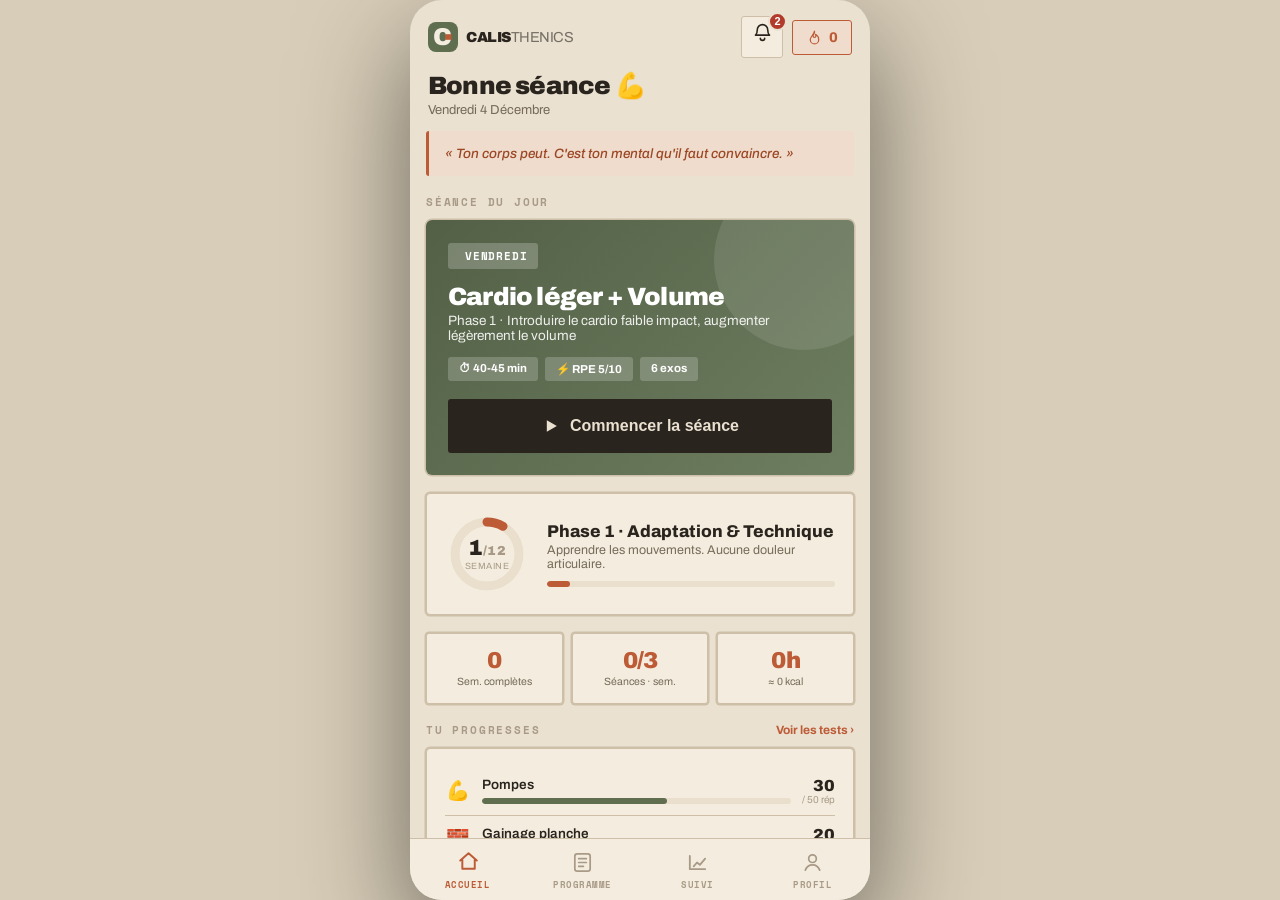
<file: Calisthenics 12S v3.html>
<!DOCTYPE html>
<html lang="fr" data-theme="paper">
<head>
<meta charset="UTF-8">
<meta name="viewport" content="width=device-width, initial-scale=1.0, maximum-scale=1.0, user-scalable=no, viewport-fit=cover">
<meta name="apple-mobile-web-app-capable" content="yes">
<meta name="apple-mobile-web-app-status-bar-style" content="black-translucent">
<meta name="theme-color" content="#EAE1D1">
<title>Calisthenics 12S</title>
<link rel="preconnect" href="https://fonts.googleapis.com">
<link rel="preconnect" href="https://fonts.gstatic.com" crossorigin>
<link href="https://fonts.googleapis.com/css2?family=Archivo:wght@500;600;700;800;900&family=Space+Mono:wght@400;700&display=swap" rel="stylesheet">
<link rel="icon" href="data:image/svg+xml,%3Csvg xmlns='http://www.w3.org/2000/svg' viewBox='0 0 128 128'%3E%3Crect width='128' height='128' rx='28' fill='%235F6E4F'/%3E%3Ctext x='61' y='97' font-family='Archivo,sans-serif' font-weight='900' font-size='104' letter-spacing='-5' fill='%23F4EDDF' text-anchor='middle'%3EC%3C/text%3E%3Crect x='74' y='52' width='26' height='24' fill='%23BD5B36'/%3E%3C/svg%3E">
<style>
*,*::before,*::after{box-sizing:border-box;margin:0;padding:0;-webkit-tap-highlight-color:transparent;touch-action:manipulation;}
html{height:100%;}

/* ════════ THÈMES — HYBRIDE A×B (papier / encre) ════════ */
:root{
  --r:4px; --r-s:3px; --r-l:6px;
  --nav-h:74px; --safe-b:env(safe-area-inset-bottom,0px);
  --ease:cubic-bezier(.22,.61,.36,1);
}
[data-theme="paper"]{
  --bg:#EAE1D1; --bg2:#E3D9C7; --card:#F4EDDF; --card2:#EADFCD; --border:#CDBFA8;
  --text:#2A241E; --text2:#766A59; --text3:#A89A86; --shadow:0 0 0 1.5px var(--border); --backdrop:#D8CDB8;
  --blue:#BD5B36; --accent-ink:#F6EFE3; --blue-l:#EFDCCD; --blue-d:#9C4724;
  --green:#5F6E4F; --green-l:#E0E4D6; --orange:#B0742B; --orange-l:#F0E2CB; --red:#B23A2A;
}
[data-theme="ink"]{
  --bg:#171411; --bg2:#1E1A15; --card:#242019; --card2:#2C271F; --border:#3A332A;
  --text:#F1E6D6; --text2:#A89A86; --text3:#796E5E; --shadow:0 0 0 1.5px var(--border); --backdrop:#0E0C0A;
  --blue:#D8804F; --accent-ink:#1A140F; --blue-l:rgba(216,128,79,.16); --blue-d:#E8A678;
  --green:#8FA07A; --green-l:rgba(143,160,122,.16); --orange:#D69A52; --orange-l:rgba(214,154,82,.16); --red:#E07060;
}

body{font-family:'Archivo',-apple-system,BlinkMacSystemFont,'Segoe UI',sans-serif;
  background:var(--backdrop);color:var(--text);min-height:100dvh;overscroll-behavior:none;
  -webkit-font-smoothing:antialiased;display:flex;align-items:center;justify-content:center;
  transition:background .35s var(--ease);}

/* ════════ FRAME (colonne téléphone) ════════ */
#frame{position:relative;width:100%;max-width:460px;height:100dvh;background:var(--bg);
  overflow:hidden;display:flex;flex-direction:column;transition:background .35s var(--ease);}
@media(min-width:480px){#frame{height:min(100dvh,900px);border-radius:32px;box-shadow:0 40px 110px rgba(0,0,0,.5);}}
#app{flex:1;display:flex;flex-direction:column;overflow:hidden;height:100%;}
.pages{flex:1;overflow:hidden;position:relative;}
.page{position:absolute;inset:0;overflow-y:auto;overflow-x:hidden;
  padding:0 0 calc(var(--nav-h) + var(--safe-b) + 10px);display:none;-webkit-overflow-scrolling:touch;}
.page.active{display:block;animation:fade .35s var(--ease);}
@keyframes fade{from{transform:translateY(8px);}to{transform:none;}}
::-webkit-scrollbar{width:0;}

/* ════════ NAV ════════ */
nav{background:var(--card);border-top:1px solid var(--border);padding-bottom:var(--safe-b);
  display:flex;flex-shrink:0;z-index:50;}
nav button{flex:1;border:none;background:none;padding:11px 4px 9px;display:flex;flex-direction:column;
  align-items:center;gap:4px;font-size:10px;font-weight:600;color:var(--text3);cursor:pointer;min-height:58px;
  transition:color .15s;}
nav button .ni{width:24px;height:24px;display:grid;place-items:center;transition:transform .2s var(--ease);}
nav button .ni svg{width:23px;height:23px;}
nav button.on{color:var(--blue);}
nav button.on .ni{transform:translateY(-1px) scale(1.08);}

/* ════════ TOP BAR ════════ */
.topbar{padding:calc(18px + env(safe-area-inset-top,0px)) 18px 0;}
.topbar h1{font-size:27px;font-weight:800;letter-spacing:-.6px;}
.topbar p{color:var(--text2);font-size:13.5px;margin-top:3px;}
.eyebrow{font-size:11px;font-weight:800;color:var(--text3);text-transform:uppercase;letter-spacing:1.4px;}

/* ════════ HERO / GRADIENT CARDS ════════ */
.hero{margin:14px 16px 0;border-radius:var(--r);padding:20px;color:#fff;position:relative;overflow:hidden;}
.hero::before{content:'';position:absolute;top:-34px;right:-30px;width:130px;height:130px;border-radius:50%;background:rgba(255,255,255,.12);}
.hero::after{content:'';position:absolute;bottom:-44px;right:24px;width:170px;height:170px;border-radius:50%;background:rgba(255,255,255,.07);}
.hero-label{font-size:11px;font-weight:800;opacity:.85;text-transform:uppercase;letter-spacing:1px;}
.hero-value{font-size:40px;font-weight:900;line-height:1.05;margin-top:4px;letter-spacing:-1px;}
.hero-sub{font-size:14px;opacity:.88;margin-top:3px;}

/* ════════ DASHBOARD (ACCUEIL) ════════ */
#home{padding-bottom:6px;}
.brand-bar{display:flex;align-items:center;justify-content:space-between;gap:12px;
  padding:calc(16px + env(safe-area-inset-top,0px)) 18px 0;}
.dash-head{display:flex;align-items:flex-start;justify-content:space-between;gap:12px;
  padding:14px 18px 0;}
.dash-head h1{font-size:25px;font-weight:800;letter-spacing:-.5px;line-height:1.1;}
.dash-head p{color:var(--text2);font-size:13px;margin-top:3px;text-transform:capitalize;}
.streak-pill{display:flex;align-items:center;gap:6px;background:var(--blue-l);color:var(--blue);
  border-radius:999px;padding:8px 13px;font-weight:800;font-size:14px;flex-shrink:0;white-space:nowrap;}
.streak-pill svg{width:17px;height:17px;}

.quote{margin:14px 16px 0;padding:13px 16px;border-radius:var(--r-s);background:var(--blue-l);
  border-left:3px solid var(--blue);}
.quote p{font-size:13.5px;font-style:italic;color:var(--blue-d);line-height:1.45;font-weight:500;}

.sec{padding:18px 16px 0;}
.sec-title{display:flex;align-items:center;justify-content:space-between;margin-bottom:10px;}
.sec-title .eyebrow{font-size:11px;}
.sec-title a{font-size:12px;font-weight:700;color:var(--blue);cursor:pointer;}

/* séance du jour */
.today{border-radius:var(--r-l);padding:22px;color:#fff;position:relative;overflow:hidden;box-shadow:var(--shadow);}
.today::after{content:'';position:absolute;top:-50px;right:-40px;width:180px;height:180px;border-radius:50%;background:rgba(255,255,255,.10);}
.today-tag{display:inline-flex;align-items:center;gap:6px;font-size:11px;font-weight:800;text-transform:uppercase;
  letter-spacing:.8px;background:rgba(255,255,255,.22);padding:5px 11px;border-radius:999px;position:relative;z-index:1;}
.today-title{font-size:25px;font-weight:900;margin-top:14px;letter-spacing:-.5px;position:relative;z-index:1;}
.today-sub{font-size:13.5px;opacity:.9;margin-top:3px;position:relative;z-index:1;}
.today-chips{display:flex;gap:7px;margin-top:14px;flex-wrap:wrap;position:relative;z-index:1;}
.today-chips .chip{background:rgba(255,255,255,.2);color:#fff;font-size:11.5px;font-weight:700;padding:5px 11px;border-radius:999px;}
.today-btn{margin-top:18px;width:100%;background:#fff;color:#111;border:none;border-radius:14px;
  padding:16px;font-size:16px;font-weight:800;cursor:pointer;display:flex;align-items:center;justify-content:center;gap:9px;
  min-height:54px;position:relative;z-index:1;transition:transform .12s;}
.today-btn svg{width:20px;height:20px;}
.today-btn:active{transform:scale(.97);}

/* progress ring card */
.ring-card{display:flex;align-items:center;gap:18px;background:var(--card);border-radius:var(--r);
  padding:18px;box-shadow:var(--shadow);}
.ring{position:relative;width:84px;height:84px;flex-shrink:0;}
.ring svg{transform:rotate(-90deg);}
.ring .rt{fill:none;stroke:var(--card2);stroke-width:9;}
.ring .rf{fill:none;stroke:var(--blue);stroke-width:9;stroke-linecap:round;transition:stroke-dashoffset .6s var(--ease);}
.ring-num{position:absolute;inset:0;display:flex;flex-direction:column;align-items:center;justify-content:center;}
.ring-num b{font-size:22px;font-weight:900;line-height:1;}
.ring-num span{font-size:9px;color:var(--text3);text-transform:uppercase;letter-spacing:.5px;margin-top:2px;}
.ring-info .pn{font-size:17px;font-weight:800;}
.ring-info .ps{font-size:12.5px;color:var(--text2);margin-top:2px;}
.ring-bar{height:6px;border-radius:20px;background:var(--card2);overflow:hidden;margin-top:10px;}
.ring-bar i{display:block;height:100%;border-radius:20px;background:var(--blue);transition:width .6s var(--ease);}

/* stat row */
.stat-row{display:grid;grid-template-columns:1fr 1fr 1fr;gap:9px;}
.stat-card{background:var(--card);border-radius:var(--r-s);padding:14px 8px;box-shadow:var(--shadow);text-align:center;}
.stat-val{font-size:23px;font-weight:900;color:var(--blue);letter-spacing:-.5px;}
.stat-lbl{font-size:10.5px;color:var(--text2);margin-top:3px;line-height:1.2;}

/* benchmarks */
.bench{background:var(--card);border-radius:var(--r);padding:18px;box-shadow:var(--shadow);}
.bench-row{display:flex;align-items:center;gap:11px;padding:10px 0;}
.bench-row+.bench-row{border-top:1px solid var(--border);}
.bench-ic{font-size:19px;width:26px;text-align:center;flex-shrink:0;}
.bench-mid{flex:1;min-width:0;}
.bench-name{font-size:13.5px;font-weight:600;}
.bench-bar{height:6px;border-radius:20px;background:var(--card2);overflow:hidden;margin-top:6px;}
.bench-bar i{display:block;height:100%;border-radius:20px;background:var(--green);transition:width .5s var(--ease);}
.bench-val{text-align:right;flex-shrink:0;}
.bench-val b{font-size:16px;font-weight:900;}
.bench-val span{font-size:10px;color:var(--text3);display:block;}

/* checklist compact */
.card{background:var(--card);border-radius:var(--r);padding:18px;box-shadow:var(--shadow);}
.chk-bar{height:7px;border-radius:20px;background:var(--card2);overflow:hidden;margin:4px 0 12px;}
.chk-bar i{display:block;height:100%;border-radius:20px;background:var(--green);transition:width .4s var(--ease);}
.chk-grid{display:flex;flex-wrap:wrap;gap:7px;}
.chk-chip{display:flex;align-items:center;gap:6px;padding:8px 11px;border-radius:999px;border:1.5px solid var(--border);
  background:var(--card2);font-size:12px;font-weight:600;color:var(--text2);cursor:pointer;transition:all .15s;min-height:38px;}
.chk-chip .em{font-size:13px;}
.chk-chip.on{background:var(--green-l);border-color:var(--green);color:var(--green);}

/* next test */
.test-cta{display:flex;align-items:center;gap:14px;background:var(--card);border-radius:var(--r);
  padding:18px;box-shadow:var(--shadow);cursor:pointer;border:1.5px dashed var(--border);}
.test-cta .ti{width:48px;height:48px;border-radius:14px;flex-shrink:0;display:grid;place-items:center;
  background:var(--orange-l);color:var(--orange);font-size:24px;}
.test-cta .tinfo{flex:1;}
.test-cta .tinfo b{font-size:15px;font-weight:800;display:block;}
.test-cta .tinfo span{font-size:12.5px;color:var(--text2);}
.test-cta .tarrow{color:var(--text3);font-size:20px;}

/* ════════ SECTION / SESSION CARDS (programme + accueil) ════════ */
.section{padding:16px 16px 0;}
.section-head{font-size:11px;font-weight:800;color:var(--text3);text-transform:uppercase;letter-spacing:1.2px;margin-bottom:9px;}
.s-card{border-radius:var(--r);padding:16px;margin-bottom:10px;display:flex;align-items:center;gap:13px;
  box-shadow:var(--shadow);cursor:pointer;transition:transform .1s;color:#fff;}
.s-card:active{transform:scale(.985);}
.s-card-icon{width:50px;height:50px;border-radius:14px;background:rgba(255,255,255,.22);display:flex;
  align-items:center;justify-content:center;flex-shrink:0;}
.s-card-icon svg{width:25px;height:25px;color:#fff;}
.s-card-info{flex:1;min-width:0;}
.s-card-info h4{font-size:15px;font-weight:800;color:#fff;}
.s-card-info p{font-size:12px;color:rgba(255,255,255,.82);margin-top:2px;}
.s-card-chips{display:flex;gap:6px;margin-top:8px;flex-wrap:wrap;}
.chip{background:rgba(255,255,255,.22);color:#fff;font-size:11px;font-weight:600;padding:3px 9px;border-radius:20px;}
.s-card-arrow{color:rgba(255,255,255,.7);font-size:22px;flex-shrink:0;}

/* ════════ BUTTONS ════════ */
.btn{display:inline-flex;align-items:center;justify-content:center;gap:8px;border:none;cursor:pointer;
  font-weight:800;border-radius:var(--r-s);transition:transform .1s,opacity .15s;min-height:48px;font-family:inherit;}
.btn:active{transform:scale(.97);}
.btn-primary{background:var(--blue);color:var(--accent-ink);font-size:15px;padding:14px 24px;width:100%;}
.btn-outline{background:var(--blue-l);color:var(--blue);font-size:14px;padding:12px 20px;}
.btn-green{background:var(--green);color:#fff;font-size:15px;padding:14px 24px;}
.btn-sm{font-size:13px;padding:10px 16px;min-height:40px;}
.btn-danger{background:var(--red);color:#fff;opacity:.92;}

/* ════════ PROG / WEEK GRID ════════ */
.wk-grid{display:grid;grid-template-columns:repeat(4,1fr);gap:8px;}
.wk-btn{padding:13px 4px;border-radius:var(--r-s);border:2px solid var(--border);background:var(--card);
  cursor:pointer;font-size:13px;font-weight:800;color:var(--text2);text-align:center;min-height:50px;transition:all .15s;}
.wk-btn.sel{background:var(--blue);color:var(--accent-ink);border-color:var(--blue);}
.wk-btn.done{background:var(--green-l);color:var(--green);border-color:var(--green);}
.wk-btn.cur{border-color:var(--orange);color:var(--orange);}

/* ════════ SUIVI ════════ */
.tabs{display:flex;background:var(--card);border-radius:var(--r);padding:5px;gap:4px;margin-bottom:12px;box-shadow:var(--shadow);}
.tab{flex:1;padding:11px 4px;border:none;border-radius:var(--r-s);background:none;font-size:13px;font-weight:800;
  color:var(--text2);cursor:pointer;min-height:44px;font-family:inherit;transition:all .15s;}
.tab.on{background:var(--blue);color:var(--accent-ink);}
.card h3{font-size:16px;font-weight:800;}
.prog{background:var(--card2);border-radius:20px;height:7px;overflow:hidden;margin-top:8px;}
.prog-fill{height:100%;border-radius:20px;transition:width .5s var(--ease);}

.chk-item{display:flex;align-items:center;gap:14px;padding:14px 0;border-bottom:1px solid var(--border);cursor:pointer;min-height:56px;}
.chk-item:last-child{border-bottom:none;}
.chk-icon{font-size:22px;width:28px;text-align:center;flex-shrink:0;}
.chk-lbl{flex:1;font-size:15px;font-weight:500;}
.chk-box{width:28px;height:28px;border-radius:9px;border:2px solid var(--border);flex-shrink:0;display:flex;
  align-items:center;justify-content:center;font-size:15px;transition:all .2s;color:#fff;}
.chk-box.on{background:var(--green);border-color:var(--green);}

input[type=number],select,textarea{border:2px solid var(--border);border-radius:var(--r-s);padding:12px 14px;
  font-size:16px;width:100%;background:var(--card2);-webkit-appearance:none;color:var(--text);font-family:inherit;}
input:focus,select:focus,textarea:focus{outline:none;border-color:var(--blue);}
textarea{resize:none;}
label.field-label{font-size:13px;color:var(--text2);font-weight:600;display:block;margin-bottom:6px;margin-top:12px;}

.warn-box{background:var(--orange-l);border-left:4px solid var(--orange);padding:12px 14px;border-radius:0 var(--r-s) var(--r-s) 0;font-size:13px;color:var(--orange);margin-top:10px;line-height:1.5;}
.info-box{background:var(--blue-l);border-left:4px solid var(--blue);padding:12px 14px;border-radius:0 var(--r-s) var(--r-s) 0;font-size:13px;color:var(--blue-d);margin-top:10px;line-height:1.5;}

.test-row{display:flex;align-items:center;gap:10px;padding:12px 0;border-bottom:1px solid var(--border);}
.test-row:last-child{border-bottom:none;}
.test-row label{flex:1;font-size:14px;font-weight:500;}
.test-row .tgt{font-size:11px;color:var(--green);font-weight:600;margin-top:2px;}
.test-row input{width:70px;padding:8px;font-size:16px;font-weight:700;text-align:center;}
.test-row .unit{font-size:12px;color:var(--text2);width:26px;}

.perf-entry{padding:11px 0;border-bottom:1px solid var(--border);}
.perf-entry:last-child{border-bottom:none;}
.perf-date{font-size:11px;color:var(--text2);}
.perf-name{font-size:14px;font-weight:600;}
.perf-val{font-size:14px;font-weight:800;color:var(--green);}
.empty-msg{text-align:center;padding:32px 16px;color:var(--text2);font-size:14px;}
.empty-msg .ei{font-size:40px;margin-bottom:8px;}
.divider{height:1px;background:var(--border);margin:0 16px;}

/* theme picker */
.theme-grid{display:grid;grid-template-columns:1fr 1fr;gap:10px;margin-top:6px;}
.theme-opt{border:2px solid var(--border);border-radius:var(--r-s);padding:12px;cursor:pointer;text-align:left;
  background:var(--card2);transition:all .15s;display:flex;align-items:center;gap:11px;min-height:58px;}
.theme-opt.on{border-color:var(--blue);}
.theme-sw{width:34px;height:34px;border-radius:10px;flex-shrink:0;border:1px solid rgba(0,0,0,.15);position:relative;overflow:hidden;}
.theme-sw i{position:absolute;right:5px;bottom:5px;width:13px;height:13px;border-radius:4px;}
.theme-opt b{font-size:13.5px;font-weight:700;display:block;}
.theme-opt span{font-size:11px;color:var(--text2);}

/* ════════ SESSION ════════ */
#session{position:absolute;inset:0;background:var(--bg);z-index:200;display:none;flex-direction:column;overflow:hidden;}
#session.on{display:flex;}
#sess-top{padding:calc(12px + env(safe-area-inset-top,0px)) 16px 12px;display:flex;align-items:center;gap:12px;flex-shrink:0;}
#sess-back{background:rgba(255,255,255,.2);color:#fff;border:none;border-radius:11px;padding:10px 14px;font-size:14px;font-weight:700;cursor:pointer;min-height:44px;}
#sess-title-wrap{flex:1;min-width:0;}
#sess-title{font-size:16px;font-weight:800;white-space:nowrap;overflow:hidden;text-overflow:ellipsis;color:#fff;}
#sess-sub{font-size:12px;color:rgba(255,255,255,.78);}
#sess-prog-strip{height:4px;background:var(--card2);flex-shrink:0;}
#sess-prog-fill{height:100%;background:var(--green);width:0%;transition:width .4s;}
#sess-body{flex:1;overflow-y:auto;-webkit-overflow-scrolling:touch;padding:0 16px 20px;}
.phase-item{display:flex;align-items:center;gap:12px;padding:12px 0;border-bottom:1px solid var(--border);}
.phase-item:last-child{border-bottom:none;}
.phase-dot{width:8px;height:8px;border-radius:50%;background:var(--blue);flex-shrink:0;}
.phase-txt{font-size:14px;}
.ex-card{background:var(--card);border-radius:var(--r);margin-bottom:10px;overflow:hidden;box-shadow:var(--shadow);border:2px solid transparent;transition:border-color .2s;}
.ex-card.active-ex{border-color:var(--blue);}
.ex-card.done-ex{border-color:var(--green);}
.ex-head{display:flex;align-items:center;gap:12px;padding:14px 16px;cursor:pointer;min-height:60px;}
.ex-num{width:36px;height:36px;border-radius:11px;background:var(--blue-l);color:var(--blue);font-weight:800;font-size:15px;display:flex;align-items:center;justify-content:center;flex-shrink:0;}
.ex-num.done{background:var(--green-l);color:var(--green);}
.ex-head-info{flex:1;min-width:0;}
.ex-head-name{font-size:15px;font-weight:700;}
.ex-head-detail{font-size:12px;color:var(--text2);margin-top:2px;}
.ex-chevron{color:var(--text3);font-size:18px;transition:transform .2s;}
.ex-chevron.open{transform:rotate(90deg);}
.ex-body{display:none;padding:0 16px 16px;border-top:1px solid var(--border);}
.ex-body.open{display:block;}
.tip-box{background:var(--blue-l);border-radius:var(--r-s);padding:10px 12px;font-size:13px;color:var(--blue-d);margin-top:12px;line-height:1.5;}
.alt-box{background:var(--orange-l);border-radius:var(--r-s);padding:10px 12px;font-size:13px;color:var(--orange);margin-top:8px;line-height:1.5;}
.sets-row{display:flex;gap:10px;margin-top:14px;flex-wrap:wrap;}
.set-btn{width:48px;height:48px;border-radius:13px;border:2px solid var(--border);background:var(--card2);cursor:pointer;font-size:14px;font-weight:700;color:var(--text2);display:flex;align-items:center;justify-content:center;transition:all .15s;flex-shrink:0;}
.set-btn:active{transform:scale(.93);}
.set-btn.done{background:var(--green);border-color:var(--green);color:#fff;}
.rest-btn-inline{background:var(--blue-l);color:var(--blue);border:none;border-radius:var(--r-s);padding:12px 16px;font-size:14px;font-weight:700;cursor:pointer;margin-top:12px;width:100%;min-height:48px;display:flex;align-items:center;justify-content:center;gap:6px;}
.log-row{display:flex;align-items:center;gap:10px;margin-top:12px;background:var(--card2);border-radius:var(--r-s);padding:10px 12px;}
.log-row label{flex:1;font-size:13px;color:var(--text2);font-weight:600;}
.log-row input{width:72px;padding:8px;font-size:18px;font-weight:800;text-align:center;}
.log-unit{font-size:12px;color:var(--text2);font-weight:600;}
#sess-foot{background:var(--card);border-top:1px solid var(--border);padding:12px 16px calc(12px + var(--safe-b));display:flex;gap:10px;flex-shrink:0;}

/* ════════ TIMER ════════ */
#timer{position:absolute;inset:0;background:#1A1510;z-index:300;display:none;flex-direction:column;align-items:center;justify-content:center;padding:32px 24px;}
#timer.on{display:flex;}
#t-label{font-size:18px;font-weight:700;color:rgba(255,255,255,.75);text-align:center;margin-bottom:8px;}
#t-next{font-size:14px;color:rgba(255,255,255,.45);text-align:center;margin-top:8px;}
#t-circle{width:220px;height:220px;position:relative;margin:16px auto;}
#t-circle svg{transform:rotate(-90deg);width:100%;height:100%;}
.t-track{fill:none;stroke:rgba(255,255,255,.1);stroke-width:12;}
.t-fill{fill:none;stroke:var(--blue);stroke-width:12;stroke-linecap:round;transition:stroke-dashoffset .9s linear;}
#t-num{position:absolute;inset:0;display:flex;align-items:center;justify-content:center;font-size:72px;font-weight:900;color:#fff;letter-spacing:-2px;}
#t-btns{display:flex;gap:16px;margin-top:32px;}
#t-btns button{flex:1;padding:16px;border-radius:var(--r);border:2px solid rgba(255,255,255,.2);background:rgba(255,255,255,.1);color:#fff;font-size:16px;font-weight:700;cursor:pointer;min-height:56px;min-width:120px;font-family:inherit;}
#t-btns button:active{background:rgba(255,255,255,.2);}

/* ════════ TOAST ════════ */
#toast{position:absolute;bottom:calc(var(--nav-h) + var(--safe-b) + 14px);left:50%;transform:translateX(-50%) translateY(20px);
  background:var(--text);color:var(--bg);padding:12px 22px;border-radius:24px;font-size:14px;font-weight:700;z-index:500;
  white-space:nowrap;opacity:0;transition:opacity .25s,transform .25s;pointer-events:none;box-shadow:0 8px 24px rgba(0,0,0,.3);}
#toast.on{opacity:1;transform:translateX(-50%) translateY(0);}
#toast.ok{background:var(--green);color:#fff;}
#toast.err{background:var(--red);color:#fff;}

/* ════════ NOTIFICATIONS ════════ */
.dash-actions{display:flex;align-items:center;gap:9px;flex-shrink:0;}
.bell-btn{position:relative;width:42px;height:42px;border-radius:13px;border:1px solid var(--border);
  background:var(--card);display:grid;place-items:center;cursor:pointer;flex-shrink:0;color:var(--text);transition:transform .12s;}
.bell-btn:active{transform:scale(.92);}
.bell-btn svg{width:21px;height:21px;}
.bell-badge{position:absolute;top:-5px;right:-5px;min-width:19px;height:19px;padding:0 4px;border-radius:10px;
  background:var(--red);color:#fff;font-size:11px;font-weight:800;display:flex;align-items:center;justify-content:center;
  border:2px solid var(--bg);line-height:1;}

#notif{position:absolute;inset:0;z-index:250;display:none;}
#notif.on{display:block;}
.notif-scrim{position:absolute;inset:0;background:rgba(0,0,0,.45);opacity:0;transition:opacity .3s var(--ease);}
#notif.on .notif-scrim{opacity:1;}
.notif-panel{position:absolute;top:0;right:0;bottom:0;width:92%;max-width:410px;background:var(--bg);
  display:flex;flex-direction:column;transform:translateX(100%);transition:transform .32s var(--ease);box-shadow:-20px 0 60px rgba(0,0,0,.45);}
#notif.on .notif-panel{transform:translateX(0);}
.notif-head{padding:calc(16px + env(safe-area-inset-top,0px)) 18px 12px;display:flex;align-items:center;justify-content:space-between;}
.notif-head h2{font-size:21px;font-weight:800;letter-spacing:-.5px;}
.notif-close{width:36px;height:36px;border-radius:11px;border:none;background:var(--card2);color:var(--text);font-size:17px;cursor:pointer;}
.notif-tabs{display:flex;gap:6px;padding:2px 18px 0;}
.notif-tab{flex:1;padding:10px;border:none;border-radius:11px;background:var(--card2);color:var(--text2);font-size:13.5px;font-weight:800;cursor:pointer;font-family:inherit;transition:all .15s;}
.notif-tab.on{background:var(--blue);color:var(--accent-ink);}
.notif-body{flex:1;overflow-y:auto;-webkit-overflow-scrolling:touch;padding:14px 18px calc(20px + var(--safe-b));}
.notif-item{display:flex;gap:12px;padding:13px;border-radius:var(--r-s);background:var(--card);margin-bottom:9px;cursor:pointer;border:1px solid var(--border);position:relative;transition:transform .1s;}
.notif-item:active{transform:scale(.99);}
.notif-item.unread{border-color:var(--blue);}
.notif-item.unread::after{content:'';position:absolute;top:13px;right:13px;width:8px;height:8px;border-radius:50%;background:var(--blue);}
.notif-ic{width:42px;height:42px;border-radius:12px;flex-shrink:0;display:grid;place-items:center;font-size:20px;}
.notif-txt{flex:1;min-width:0;}
.notif-txt b{font-size:14px;font-weight:800;display:block;padding-right:14px;}
.notif-txt p{font-size:12.5px;color:var(--text2);margin-top:2px;line-height:1.4;}
.notif-time{font-size:11px;color:var(--text3);margin-top:5px;font-weight:700;}
.notif-mark{font-size:12.5px;color:var(--blue);font-weight:700;padding:4px 0 10px;cursor:pointer;display:inline-block;}
.perm-card{background:var(--blue-l);border:1px solid var(--blue);border-radius:var(--r-s);padding:14px;margin-bottom:14px;}
.perm-card b{font-size:14px;font-weight:800;color:var(--blue-d);}
.perm-card p{font-size:12.5px;color:var(--blue-d);opacity:.85;margin:4px 0 11px;line-height:1.45;}
.perm-row{display:flex;gap:8px;}
.set-item{display:flex;align-items:center;gap:12px;padding:14px 0;border-bottom:1px solid var(--border);}
.set-item:last-child{border-bottom:none;}
.set-ic{width:40px;height:40px;border-radius:11px;flex-shrink:0;display:grid;place-items:center;font-size:19px;background:var(--card2);}
.set-info{flex:1;min-width:0;}
.set-info b{font-size:14px;font-weight:700;display:block;}
.set-info span{font-size:12px;color:var(--text2);}
.toggle{width:46px;height:28px;border-radius:20px;background:var(--card2);border:none;cursor:pointer;position:relative;flex-shrink:0;transition:background .2s;padding:0;}
.toggle.on{background:var(--green);}
.toggle i{position:absolute;top:3px;left:3px;width:22px;height:22px;border-radius:50%;background:#fff;transition:transform .2s var(--ease);box-shadow:0 1px 3px rgba(0,0,0,.3);}
.toggle.on i{transform:translateX(18px);}
input[type=time].set-time{font-size:13px;font-weight:700;color:var(--blue);background:var(--blue-l);border:none;border-radius:9px;padding:7px 9px;width:auto;font-family:inherit;}
input[type=time].set-time::-webkit-calendar-picker-indicator{filter:invert(.5);}

/* ════════ HYBRIDE A×B — structure brutaliste ════════ */
/* micro-labels en mono majuscule */
.eyebrow,.section-head,.hero-label,.today-tag,.notif-time,.b-chip{font-family:'Space Mono',monospace !important;}
.eyebrow,.section-head{letter-spacing:1.8px;}
/* titres condensés appuyés */
.topbar h1,.dash-head h1,.today-title,.hero-value,.stat-val,.notif-head h2{font-weight:900;letter-spacing:-.8px;}
/* arêtes nettes : on aplatit les formes pilules */
.streak-pill,.chip,.today-tag,.today-chips .chip,.chk-chip,.s-card-chips .chip{border-radius:3px !important;}
.btn,.btn-primary,.btn-green,.btn-outline,.tab,.set-btn,.wk-btn,.theme-opt,.test-cta .ti,.notif-tab{border-radius:3px;}
.today-btn,.rest-btn-inline,.notif-close,.bell-btn,.perm-card,.set-time{border-radius:3px !important;}
/* cartes : bordure franche, pas d'ombre molle */
.card,.ring-card,.stat-card,.bench,.test-cta,.tabs,.notif-item{border:1.5px solid var(--border);}
.streak-pill{border:1.5px solid var(--blue);background:var(--blue-l);}
/* nav : trait net + label mono */
nav{border-top:1.5px solid var(--border);}
nav button{font-family:'Space Mono',monospace;letter-spacing:.5px;font-size:9px;text-transform:uppercase;}
/* CTA principal de la séance du jour : barre encrée façon A */
.today-btn{background:var(--text);color:var(--bg);}
/* checklist chip arêtes */
.chk-box{border-radius:3px;}

/* ════════ MARQUE / LOGO ════════ */
.brand{display:flex;align-items:center;gap:13px;}
.brand-mk{width:52px;height:52px;border-radius:13px;background:#5F6E4F;display:grid;place-items:center;flex-shrink:0;position:relative;box-shadow:0 4px 12px rgba(80,50,20,.18);}
.brand-mk svg{width:52px;height:52px;}
.brand-txt .bt1{font-size:23px;letter-spacing:-1px;line-height:1;color:var(--text);}
.brand-txt .bt1 b{font-weight:900;}
.brand-txt .bt1 span{font-weight:400;opacity:.62;}
.brand-txt .bt2{font-family:'Space Mono',monospace;font-size:10px;letter-spacing:3px;text-transform:uppercase;color:var(--text3);margin-top:4px;}
/* lockup compact pour l'en-tête Accueil */
.brand-sm{display:flex;align-items:center;gap:8px;}
.brand-sm .m{width:30px;height:30px;border-radius:8px;background:#5F6E4F;display:grid;place-items:center;flex-shrink:0;}
.brand-sm .m svg{width:30px;height:30px;}
.brand-sm .w{font-size:14.5px;letter-spacing:-.5px;color:var(--text);}
.brand-sm .w b{font-weight:900;}
.brand-sm .w span{font-weight:400;opacity:.6;}
</style>
</head>
<body>
<template id="__bundler_thumbnail" data-bg-color="#5F6E4F">
  <svg viewBox="0 0 1200 800" xmlns="http://www.w3.org/2000/svg">
    <rect width="1200" height="800" fill="#5F6E4F"/>
    <text x="600" y="470" font-family="Archivo, sans-serif" font-size="300" font-weight="900" fill="#F4EDDF" text-anchor="middle" letter-spacing="-12">C</text>
    <rect x="640" y="320" width="120" height="108" fill="#BD5B36"/>
    <text x="700" y="640" font-family="monospace" font-size="32" fill="#F4EDDF" text-anchor="middle" letter-spacing="7">CALISTHENICS 12S</text>
  </svg>
</template>
<div id="frame">
<div id="app">
  <div class="pages">

    <!-- ACCUEIL -->
    <div class="page active" id="p-home"><div id="home"></div></div>

    <!-- PROGRAMME -->
    <div class="page" id="p-prog">
      <div class="topbar"><h1>Programme</h1><p>12 semaines · 3 phases</p></div>
      <div class="section" style="padding-top:14px;"><div class="wk-grid" id="wk-grid"></div></div>
      <div id="wk-detail" style="padding:0 16px;"></div>
    </div>

    <!-- SUIVI -->
    <div class="page" id="p-suivi">
      <div class="topbar"><h1>Mon Suivi</h1><p>Checklist · Perfs · Tests</p></div>
      <div class="section" style="padding-top:14px;">
        <div class="tabs">
          <button class="tab on" onclick="switchTab(this,'tc-chk')">✅ Semaine</button>
          <button class="tab" onclick="switchTab(this,'tc-perf')">💪 Perfs</button>
          <button class="tab" onclick="switchTab(this,'tc-test')">🎯 Tests</button>
        </div>
        <div id="tc-chk">
          <div class="card" style="padding-bottom:8px;margin-bottom:10px;">
            <div style="display:flex;align-items:center;justify-content:space-between;margin-bottom:4px;">
              <h3 id="chk-title">Semaine 1</h3>
              <div style="display:flex;gap:6px;">
                <button onclick="chkWeek(-1)" class="btn btn-outline btn-sm" style="min-width:40px;padding:8px;">◀</button>
                <button onclick="chkWeek(1)" class="btn btn-outline btn-sm" style="min-width:40px;padding:8px;">▶</button>
              </div>
            </div>
            <div class="prog"><div class="prog-fill" id="chk-bar" style="background:var(--green)"></div></div>
            <div style="font-size:12px;color:var(--text2);margin-top:6px;" id="chk-score">0/9 complétés</div>
            <div id="chk-items" style="margin-top:4px;"></div>
          </div>
          <div class="card">
            <h3 style="margin-bottom:8px;">Notes de la semaine</h3>
            <textarea id="chk-notes" rows="4" placeholder="Sensations, points positifs, à améliorer..."></textarea>
            <button class="btn btn-primary btn-sm" style="margin-top:8px;" onclick="saveNotes()">Sauvegarder</button>
          </div>
        </div>
        <div id="tc-perf" style="display:none;">
          <div class="card">
            <h3 style="margin-bottom:10px;">Logger une performance</h3>
            <label class="field-label" style="margin-top:0">Exercice</label>
            <select id="perf-ex">
              <option>Pompes classiques</option><option>Squats</option><option>Diamond push-up</option>
              <option>Gainage planche</option><option>Dead hang barre</option><option>Traction négative</option>
              <option>Corde à sauter</option><option>L-sit / Leg compression</option><option>V-taps</option><option>No-bar back row</option>
            </select>
            <div style="display:flex;gap:8px;">
              <div style="flex:1;"><label class="field-label">Séries</label>
                <input type="number" id="perf-sets" placeholder="3" inputmode="numeric" min="1" max="20" oninput="updPerfPreview()"></div>
              <div style="flex:1.4;"><label class="field-label">Valeur / série</label>
                <input type="number" id="perf-val" placeholder="20" inputmode="numeric" min="0" oninput="updPerfPreview()"></div>
              <div style="flex:1;"><label class="field-label">Unité</label>
                <select id="perf-unit" onchange="updPerfPreview()"><option>rép</option><option>sec</option><option>min</option></select></div>
            </div>
            <div style="margin-top:8px;background:var(--blue-l);border-radius:var(--r-s);padding:10px 12px;font-size:13px;color:var(--blue-d);font-weight:700;text-align:center;" id="perf-preview">— × — rép</div>
            <label class="field-label">Semaine</label>
            <select id="perf-wk"></select>
            <button class="btn btn-green" style="margin-top:14px;" onclick="logPerf()">💾 Enregistrer</button>
          </div>
          <div class="section-head" style="padding:12px 0 6px;">Historique</div>
          <div class="card" id="perf-hist"></div>
        </div>
        <div id="tc-test" style="display:none;">
          <div class="info-box" style="margin-bottom:10px;">Fais les tests aux semaines 0, 4, 8 et 12.</div>
          <div style="display:flex;gap:8px;flex-wrap:wrap;margin-bottom:12px;" id="test-btns"></div>
          <div class="card" id="test-form"></div>
        </div>
      </div>
    </div>

    <!-- PROFIL -->
    <div class="page" id="p-profil">
      <div class="topbar"><h1>Profil</h1><p>Thème · Réglages &amp; rappels</p></div>
      <div class="section" style="padding-top:14px;">
        <div class="card" style="margin-bottom:10px;display:flex;align-items:center;justify-content:space-between;gap:12px;">
          <div class="brand">
            <div class="brand-mk">
              <svg viewBox="0 0 128 128"><text x="61" y="97" font-family="Archivo,sans-serif" font-weight="900" font-size="104" letter-spacing="-5" fill="#F4EDDF" text-anchor="middle">C</text><rect x="74" y="52" width="26" height="24" fill="#BD5B36"></rect><text x="87" y="71" font-family="'Space Mono',monospace" font-weight="700" font-size="17" fill="#F4EDDF" text-anchor="middle">12</text></svg>
            </div>
            <div class="brand-txt">
              <div class="bt1"><b>CALIS</b><span>THENICS</span></div>
              <div class="bt2">Douze semaines</div>
            </div>
          </div>
        </div>
        <div class="card" style="margin-bottom:10px;">
          <h3 style="margin-bottom:4px;">🎨 Thème</h3>
          <p style="font-size:12.5px;color:var(--text2);">Choisis l'ambiance de l'app.</p>
          <div class="theme-grid" id="theme-grid"></div>
        </div>
        <div class="card" style="margin-bottom:10px;">
          <h3 style="margin-bottom:10px;">Ma semaine actuelle</h3>
          <label class="field-label" style="margin-top:0;">Je suis à la semaine</label>
          <select id="wk-sel" onchange="setWeek(this.value)"></select>
          <div style="font-size:13px;color:var(--text2);margin-top:8px;line-height:1.5;white-space:pre-line;" id="pr-phase-info"></div>
        </div>
        <div class="card" style="margin-bottom:10px;">
          <h3 style="margin-bottom:10px;">⚡ Jour difficile (15-20 min)</h3>
          <div style="font-size:13px;color:var(--text2);line-height:2;">Squat 2×10 · Pompes 2×10 · No-bar row 2×10 · Planche 2×20s · Superman 1×10</div>
        </div>
        <div class="card" style="margin-bottom:10px;">
          <h3 style="margin-bottom:10px;">🦵 Zéro douleur genou</h3>
          <div style="font-size:13px;color:var(--text2);line-height:2;">Pont fessier 4×15 · Pompes 4×12 · Diamond push-up 3×8 · Row 4×12 · Superman 3×12 · Dead bug 3×8/côté · Planche 4×30s</div>
        </div>
        <div class="card" style="margin-bottom:10px;">
          <h3 style="margin-bottom:10px;">🥗 Rappels nutrition</h3>
          <div style="font-size:13px;color:var(--text2);line-height:2;">Protéines : 136-170g/jour · Eau : min 2,5L · Légumes : ½ assiette · Pas de sucres rapides post-séance</div>
        </div>
        <div class="card">
          <h3 style="margin-bottom:8px;color:var(--red);">🗑 Réinitialiser</h3>
          <p style="font-size:13px;color:var(--text2);margin-bottom:10px;">Efface le suivi (checklist, perfs, tests).</p>
          <button class="btn btn-danger btn-sm" onclick="resetAll()">Réinitialiser les données</button>
        </div>
      </div>
    </div>

  </div>

  <nav>
    <button class="on" id="nb-home" onclick="goTo('home')"><span class="ni" id="ni-home"></span>Accueil</button>
    <button id="nb-prog" onclick="goTo('prog')"><span class="ni" id="ni-prog"></span>Programme</button>
    <button id="nb-suivi" onclick="goTo('suivi')"><span class="ni" id="ni-suivi"></span>Suivi</button>
    <button id="nb-profil" onclick="goTo('profil')"><span class="ni" id="ni-profil"></span>Profil</button>
  </nav>
</div>

<!-- SESSION -->
<div id="session">
  <div id="sess-top">
    <button id="sess-back" onclick="closeSession()">← Retour</button>
    <div id="sess-title-wrap"><div id="sess-title"></div><div id="sess-sub"></div></div>
  </div>
  <div id="sess-prog-strip"><div id="sess-prog-fill"></div></div>
  <div id="sess-body">
    <div style="padding:14px 0 4px;font-size:12px;font-weight:800;color:var(--text3);text-transform:uppercase;letter-spacing:.8px;">Échauffement</div>
    <div class="card" style="padding:8px 16px;" id="sess-warmup"></div>
    <div style="padding:14px 0 4px;font-size:12px;font-weight:800;color:var(--text3);text-transform:uppercase;letter-spacing:.8px;">Exercices</div>
    <div id="sess-exs"></div>
    <div style="padding:14px 0 4px;font-size:12px;font-weight:800;color:var(--text3);text-transform:uppercase;letter-spacing:.8px;">Retour au calme</div>
    <div class="card" style="padding:8px 16px;" id="sess-cool"></div>
    <div class="info-box" id="sess-goal-box" style="margin:12px 0 0;"></div>
  </div>
  <div id="sess-foot">
    <button class="btn btn-outline" style="flex:1;" onclick="closeSession()">Annuler</button>
    <button class="btn btn-green" style="flex:2;" onclick="finishSession()">✅ Séance terminée !</button>
  </div>
</div>

<!-- TIMER -->
<div id="timer">
  <div id="t-label">Repos</div>
  <div id="t-circle">
    <svg viewBox="0 0 220 220"><circle class="t-track" cx="110" cy="110" r="96"/><circle class="t-fill" id="t-ring" cx="110" cy="110" r="96" stroke-dasharray="603" stroke-dashoffset="0"/></svg>
    <div id="t-num">—</div>
  </div>
  <div id="t-next"></div>
  <div id="t-btns"><button onclick="skipTimer()">Passer ▶</button><button onclick="stopTimer()">Arrêter ✕</button></div>
</div>

<!-- NOTIFICATIONS -->
<div id="notif">
  <div class="notif-scrim" onclick="closeNotif()"></div>
  <div class="notif-panel">
    <div class="notif-head"><h2>Notifications</h2><button class="notif-close" onclick="closeNotif()">✕</button></div>
    <div class="notif-tabs">
      <button class="notif-tab on" id="ntab-feed" onclick="notifTab('feed')">Boîte</button>
      <button class="notif-tab" id="ntab-set" onclick="notifTab('set')">Rappels</button>
    </div>
    <div class="notif-body" id="notif-feed"></div>
    <div class="notif-body" id="notif-set" style="display:none;"></div>
  </div>
</div>

<div id="toast"></div>
</div>

<script>
/* ════════ ICÔNES (nav) ════════ */
const ICON={
  home:'<svg viewBox="0 0 24 24" fill="none"><path d="M4 11 12 4l8 7M6 10v9h12v-9" stroke="currentColor" stroke-width="1.9" stroke-linecap="round" stroke-linejoin="round"/></svg>',
  prog:'<svg viewBox="0 0 24 24" fill="none"><rect x="4" y="3" width="16" height="18" rx="2.5" stroke="currentColor" stroke-width="1.8"/><path d="M8 8h8M8 12h8M8 16h5" stroke="currentColor" stroke-width="1.8" stroke-linecap="round"/></svg>',
  suivi:'<svg viewBox="0 0 24 24" fill="none"><path d="M4 19V5M4 19h16M8 16l3.5-4 3 2.5L20 8" stroke="currentColor" stroke-width="1.9" stroke-linecap="round" stroke-linejoin="round"/></svg>',
  profil:'<svg viewBox="0 0 24 24" fill="none"><circle cx="12" cy="8" r="4" stroke="currentColor" stroke-width="1.8"/><path d="M4.5 20c1.4-3.8 4.2-5.5 7.5-5.5s6.1 1.7 7.5 5.5" stroke="currentColor" stroke-width="1.8" stroke-linecap="round"/></svg>',
  flame:'<svg viewBox="0 0 24 24" fill="none"><path d="M12 3c1 3-2 4-2 7a2 2 0 0 0 4 0c0-1-.5-1.5-.5-2.5C16 9 18 12 18 15a6 6 0 1 1-12 0c0-4 4-5 6-12Z" stroke="currentColor" stroke-width="1.7" stroke-linejoin="round"/></svg>',
  play:'<svg viewBox="0 0 24 24" fill="none"><path d="M7 5v14l12-7L7 5Z" fill="currentColor"/></svg>',
  check:'<svg viewBox="0 0 24 24" fill="none"><path d="m5 12.5 4.5 4.5L19 7" stroke="currentColor" stroke-width="2.4" stroke-linecap="round" stroke-linejoin="round"/></svg>',
  dumbbell:'<svg viewBox="0 0 24 24" fill="none"><path d="M5 9v6m4-9v12m6-12v12m4-9v6M3 12h2m14 0h2" stroke="currentColor" stroke-width="2" stroke-linecap="round"/></svg>',
  bolt:'<svg viewBox="0 0 24 24" fill="none"><path d="M13 2 4 14h6l-1 8 9-12h-6l1-8Z" stroke="currentColor" stroke-width="1.8" stroke-linejoin="round"/></svg>',
  fire:'<svg viewBox="0 0 24 24" fill="none"><path d="M12 3c1 3-2 4-2 7a2 2 0 0 0 4 0c0-1-.5-1.5-.5-2.5C16 9 18 12 18 15a6 6 0 1 1-12 0c0-4 4-5 6-12Z" stroke="currentColor" stroke-width="1.7" stroke-linejoin="round"/></svg>',
  bell:'<svg viewBox="0 0 24 24" fill="none"><path d="M6 9a6 6 0 0 1 12 0c0 4.5 1.8 5.8 2 6H4c.2-.2 2-1.5 2-6Z" stroke="currentColor" stroke-width="1.8" stroke-linejoin="round"/><path d="M9.5 18.5a2.5 2.5 0 0 0 5 0" stroke="currentColor" stroke-width="1.8" stroke-linecap="round"/></svg>',
};

</script>
<script>
/* DONNÉES PROGRAMME (inline) */
// ============================================================
// Calisthenics 12S — DONNÉES DU PROGRAMME (verbatim de l'app originale)
// Ne pas perdre : échauffements, exercices, conseils, alternatives, tests.
// ============================================================
const PH=[
  {id:1,name:"Phase 1",long:"Adaptation & Technique",weeks:[1,2,3,4],color:"#5F6E4F",bg:"#E0E4D6",grad:"linear-gradient(135deg,#536046,#6E7E60)"},
  {id:2,name:"Phase 2",long:"Progression & Volume",weeks:[5,6,7,8],color:"#BD5B36",bg:"#EFDCCD",grad:"linear-gradient(135deg,#A4492A,#C2603A)"},
  {id:3,name:"Phase 3",long:"Consolidation & Force",weeks:[9,10,11,12],color:"#B0742B",bg:"#F0E2CB",grad:"linear-gradient(135deg,#955B1C,#BC7E30)"},
];
const WG={
  1:"Apprendre les mouvements. Aucune douleur articulaire.",
  2:"Introduire la corde à sauter. Évaluer les genoux.",
  3:"+2 reps sur la plupart des exercices.",
  4:"TEST DE FIN DE PHASE 1 — Faire les tests mesurables.",
  5:"Variantes plus difficiles. Augmenter la résistance des élastiques.",
  6:"+1 série sur les exercices principaux.",
  7:"Réduire les temps de repos de 10-15 sec.",
  8:"TEST DE FIN DE PHASE 2 — Faire les tests mesurables.",
  9:"Variantes avancées. Tenter la première traction négative.",
  10:"Diamond push-up cible : 10 reps propres.",
  11:"Séances les plus intenses du programme.",
  12:"TEST FINAL — Bilan complet. Fêter les progrès ! 🎉",
};
const SESS={
  "p1-lu":{title:"Lundi · Full Body A",sub:"Force & Technique",dur:"35-40 min",rpe:"5/10",goal:"Poser les bases technique + introduction des exercices cibles",
    wu:["Marche sur place 1 min","Rotations d'épaules 10x chaque sens","Rotations de hanches 10x","Cercles de poignets 10x","Fentes statiques basses 30 sec/côté","Cat-Cow 8 rép lentes","Squats partiels lents x10"],
    ex:[
      {n:"Squat partiel (¾ amplitude)",s:3,r:"12 rép",rest:60,tip:"Dos droit, genoux dans l'axe des pieds. Stop avant la douleur.",alt:"Hip hinge debout si douleur genou"},
      {n:"Pompes inclinées (mains sur chaise)",s:3,r:"10 rép",rest:60,tip:"Corps gainé. Pas d'effondrement des hanches.",alt:"Pompes sur genoux"},
      {n:"No-bar back row (élastique)",s:3,r:"10 rép",rest:60,tip:"Coudes serrés, omoplates en arrière. Pas de balancement.",alt:"Rowing assis élastique"},
      {n:"Gainage planche (genoux)",s:3,r:"15 sec",rest:45,tip:"Hanches pas trop hautes. Respirer normalement.",alt:"Superman allongé"},
      {n:"Superman",s:2,r:"10 rép",rest:45,tip:"Soulever bras et jambes, tenir 2 sec en haut.",alt:"Pont fessier"},
      {n:"Leg raises (genoux fléchis)",s:2,r:"8 rép",rest:45,tip:"Dos collé au sol. Descente lente contrôlée.",alt:"Dead bug lent"},
    ],
    cd:["Pectoraux contre mur 30 sec","Fléchisseurs hanche en fente basse 30 sec/côté","Ischios assis 30 sec","Child's pose 45 sec","Rotation thoracique allongé 30 sec/côté"]},
  "p1-me":{title:"Mercredi · Full Body B",sub:"Force + Core",dur:"35-40 min",rpe:"5/10",goal:"Progresser sur les push-ups, introduire diamond push-up et V-taps",
    wu:["Marche sur place 1 min","Rotations d'épaules 10x","Rotations de hanches 10x","Cercles de poignets 10x","Cat-Cow 8 rép","Pont fessier 10 rép","Squats partiels x10"],
    ex:[
      {n:"Squat partiel",s:3,r:"12 rép",rest:60,tip:"Même technique que lundi. On affine.",alt:"Pont fessier"},
      {n:"Pompes classiques",s:3,r:"8-10 rép",rest:60,tip:"Si fatigue : finir sur genoux. Qualité > quantité.",alt:"Pompes sur genoux"},
      {n:"Diamond push-up incliné (chaise)",s:2,r:"6 rép",rest:75,tip:"Mains en diamant sur chaise. Triceps++.",alt:"Pompes inclinées normales"},
      {n:"No-bar back row (bande forte)",s:3,r:"10 rép",rest:60,tip:"Tension constante pendant tout le mouvement.",alt:"Rowing assis"},
      {n:"V-taps (debout ou assis)",s:3,r:"10 rép",rest:45,tip:"En V renversé, toucher les pieds. Core actif.",alt:"Leg raises genoux fléchis"},
      {n:"Gainage planche (pieds)",s:3,r:"20 sec",rest:45,tip:"Ventre rentré, fessiers serrés. Progression vs lundi.",alt:"Planche sur genoux"},
    ],
    cd:["Pigeon pose 40 sec/côté","Mollets au mur 30 sec/côté","Quadriceps debout 30 sec/côté","Child's pose 45 sec","Respiration abdominale 1 min"]},
  "p1-ve":{title:"Vendredi · Full Body C",sub:"Cardio léger + Volume",dur:"40-45 min",rpe:"5/10",goal:"Introduire le cardio faible impact, augmenter légèrement le volume",
    wu:["Marche rapide sur place 2 min","Rotations complètes des bras 10x","Hip circles 10x chaque sens","Fentes dynamiques 6x/côté","Cat-Cow 8 rép","Band pull-apart élastique 15 rép"],
    ex:[
      {n:"Marche active (départ)",s:1,r:"10 min",rest:0,tip:"Rythme soutenu, bras qui bougent. Pas de course.",alt:"Marche lente sur place 5 min"},
      {n:"Squat partiel",s:3,r:"15 rép",rest:60,tip:"Volume légèrement augmenté vs lundi.",alt:"Hip hinge debout"},
      {n:"Pompes inclinées",s:3,r:"12 rép",rest:60,tip:"On cherche la fluidité, pas la vitesse.",alt:"Pompes sur genoux"},
      {n:"No-bar back row",s:3,r:"12 rép",rest:60,tip:"Contrôle à la montée ET à la descente.",alt:"Rowing assis élastique"},
      {n:"Leg compression (genoux levés assis)",s:3,r:"10 sec tenir",rest:45,tip:"Progression vers le L-sit. Dos droit, abdos activés.",alt:"Dead bug lent"},
      {n:"Superman",s:2,r:"12 rép",rest:45,tip:"+2 rép vs semaine 1.",alt:"Pont fessier"},
    ],
    cd:["Thread the needle 30 sec/côté","Ischios assis 45 sec","Fente basse fléchisseurs hanche 40 sec/côté","Rotation lombaire allongé 30 sec/côté","Child's pose 60 sec"]},
  "p2-lu":{title:"Lundi · Force + Volume",sub:"Full Body A · Phase 2",dur:"40-45 min",rpe:"6/10",goal:"Augmenter le volume total et introduire des variantes plus difficiles",
    wu:["Step jacks 1 min","Rotations d'épaules complètes 10x","Hip circles debout 10x","Fentes dynamiques 6x/côté","Squat to stand 8 rép","Inchworm 5 rép","Band pull-apart élastique 15 rép"],
    ex:[
      {n:"Squat complet (amplitude progressive)",s:4,r:"12 rép",rest:60,tip:"Si genoux OK, descendre progressivement plus bas. Jamais sous la douleur.",alt:"Squat partiel x15 ou step-ups"},
      {n:"Pompes classiques",s:4,r:"12-15 rép",rest:60,tip:"Si >15 sans effort : passer aux pompes déclinées.",alt:"Pompes sur genoux"},
      {n:"Diamond push-up (au sol)",s:3,r:"8 rép",rest:75,tip:"Version au sol maintenant. Progression depuis incliné.",alt:"Diamond incliné chaise"},
      {n:"No-bar back row (élastique plus fort)",s:4,r:"12 rép",rest:60,tip:"Augmente la résistance de l'élastique.",alt:"Rowing assis tension maximale"},
      {n:"Gainage planche (pieds)",s:4,r:"30 sec",rest:45,tip:"+10 sec vs phase 1.",alt:"Planche sur genoux 45 sec"},
      {n:"Leg compression (durée augmentée)",s:3,r:"15 sec tenir",rest:45,tip:"Cherche à avoir les jambes plus hautes. Vers le L-sit.",alt:"Leg raises genoux fléchis"},
      {n:"V-taps",s:3,r:"12 rép",rest:45,tip:"Contrôle du mouvement, pas de balancement.",alt:"Leg raises normaux"},
    ],
    cd:["Pigeon pose 45 sec/côté","Mollets au mur 30 sec/côté","Quadriceps debout 30 sec/côté","Thread the needle 30 sec/côté","Child's pose étendu 45 sec","Respiration abdominale 1 min"]},
  "p2-me":{title:"Mercredi · Cardio + Force",sub:"Full Body B · Phase 2",dur:"40-45 min",rpe:"6-7/10",goal:"Intégrer le cardio dans la séance, monter l'intensité globale",
    wu:["Step jacks 1 min","Rotations d'épaules 10x","Hip circles 10x","Inchworm avec pompe 5 rép","Squat to stand 8 rép","Band pull-apart 15 rép"],
    ex:[
      {n:"Corde à sauter (ou step jacks)",s:3,r:"45 sec + 30 sec repos",rest:60,tip:"Sauts légers sur avant-pied. Pause dès gêne genou.",alt:"Step jacks ou shadowboxing 45 sec"},
      {n:"Pompes classiques",s:4,r:"15 rép",rest:60,tip:"Rythme soutenu mais contrôlé. Descente 2 sec.",alt:"Pompes sur genoux x20"},
      {n:"No-bar back row supination",s:4,r:"12 rép",rest:60,tip:"Paumes vers le haut. Biceps travaillent plus.",alt:"Row standard"},
      {n:"Squat + montée sur pointes",s:3,r:"10 rép",rest:75,tip:"Pas de saut si douleur genou. Juste le talon qui se lève.",alt:"Pont fessier pulsé x15"},
      {n:"Superman pulsé",s:3,r:"12 rép",rest:45,tip:"Petites impulsions en haut au lieu de tenir.",alt:"Superman classique"},
      {n:"Gainage latéral",s:3,r:"25 sec/côté",rest:45,tip:"Corps en ligne droite. Hanches qui ne tombent pas.",alt:"Gainage frontal"},
    ],
    cd:["Pigeon pose 45 sec/côté","Mollets au mur 30 sec/côté","Ischios assis 45 sec","Rotation lombaire allongé 30 sec/côté","Child's pose 60 sec"]},
  "p2-ve":{title:"Vendredi · Circuit + Endurance",sub:"Full Body C · Phase 2",dur:"40-45 min",rpe:"7/10",goal:"Endurance musculaire + cardio soutenu. On tient plus longtemps.",
    wu:["Marche rapide ou step jacks 2 min","Fentes avec rotation thoracique 6x/côté","Inchworm 5 rép","Band pull-apart 15 rép","Squat to stand 8 rép"],
    ex:[
      {n:"Marche active",s:1,r:"15 min",rest:0,tip:"Maintenir un rythme où parler est difficile.",alt:"Step-ups lents sur marche"},
      {n:"Circuit : squat + pompe + V-tap",s:4,r:"30 sec effort / 30 sec repos",rest:60,tip:"Enchaîner les 3 sans pause. Modifier si douleur.",alt:"Réduire à 20 sec effort / 40 sec repos"},
      {n:"Diamond push-up",s:4,r:"8-10 rép",rest:75,tip:"Progression +2 rép vs semaine 5.",alt:"Diamond incliné chaise"},
      {n:"No-bar back row (excentrique 3 sec)",s:4,r:"12 rép",rest:60,tip:"Contrôle parfait. Descente ultra-lente.",alt:"Row standard"},
      {n:"Leg compression (L-sit initiation)",s:3,r:"20 sec tenir",rest:45,tip:"Les jambes commencent à s'étendre devant.",alt:"Leg compression genoux fléchis"},
      {n:"Corde à sauter cool-down",s:1,r:"3 min continu",rest:0,tip:"Rythme très léger. Récupération active.",alt:"Marche active 3 min"},
    ],
    cd:["Étirements complets 10 min","Pigeon pose, mollets, ischios, quadriceps","Child's pose 60 sec","Respiration profonde 2 min"]},
  "p3-lu":{title:"Lundi · Force Maximale",sub:"Full Body A · Phase 3",dur:"40-45 min",rpe:"7/10",goal:"Variantes avancées, force maximale, explosivité",
    wu:["Corde à sauter 2 min (modéré) ou step jacks","Fentes avec rotation thoracique 6x/côté","Inchworm avec pompe 5 rép","Band pull-apart + overhead 10x","Squat to stand 8 rép","Dead hang barre 15 sec"],
    ex:[
      {n:"Squat complet avec pause en bas 2 sec",s:4,r:"12 rép",rest:60,tip:"Contrôle total. La pause en bas augmente la difficulté.",alt:"Squat sans pause x15 ou step-ups"},
      {n:"Pompes explosives",s:3,r:"8 rép",rest:90,tip:"Explosion vers le haut. Alternative : pompes rapides.",alt:"Pompes rapides x12"},
      {n:"Pompes classiques",s:3,r:"15-20 rép",rest:60,tip:"Volume. Finir sur genoux si épuisé.",alt:"Pompes sur genoux"},
      {n:"Diamond push-up",s:4,r:"10-12 rép",rest:75,tip:"On progresse vers 12 reps propres.",alt:"Diamond incliné"},
      {n:"No-bar back row (excentrique 3 sec)",s:4,r:"12 rép",rest:60,tip:"Très efficace pour le dos et les biceps.",alt:"Row standard"},
      {n:"Gainage planche",s:4,r:"45 sec",rest:45,tip:"On vise 1 min en fin de phase 3.",alt:"Planche sur genoux 60 sec"},
      {n:"L-sit progression (jambes semi-tendues)",s:3,r:"15 sec tenir",rest:60,tip:"Genoux à 90°, puis progressivement jambes plus droites.",alt:"Leg compression 20 sec"},
    ],
    cd:["Pigeon pose 45 sec/côté","Ischios assis 45 sec","Rotation lombaire allongé 30 sec/côté","Thread the needle 30 sec/côté","Child's pose 60 sec"]},
  "p3-me":{title:"Mercredi · Cardio Intensif + Force",sub:"Full Body B · Phase 3",dur:"40-45 min",rpe:"7/10",goal:"Cardio poussé, V push-up, préparation traction",
    wu:["Corde à sauter 2 min ou step jacks","Fentes dynamiques 8x/côté","Inchworm 5 rép","Band pull-apart 15 rép","Hip flexor stretch 8x/côté","Dead hang barre 15 sec"],
    ex:[
      {n:"Corde à sauter",s:4,r:"1 min saut / 30 sec repos",rest:60,tip:"Rythme modéré constant. On tient la minute complète.",alt:"Step jacks ou shadowboxing 1 min"},
      {n:"V push-up (corps en V inversé)",s:3,r:"6-8 rép",rest:90,tip:"Descendre la tête vers le sol. Épaules++.",alt:"Pompes déclinées (pieds surélevés)"},
      {n:"No-bar back row supination",s:4,r:"15 rép",rest:60,tip:"Biceps + dos. Contrôle parfait.",alt:"Row standard"},
      {n:"Squat jump (contrôlé)",s:4,r:"10 rép",rest:75,tip:"Atterrissage souple sur avant-pied.",alt:"Step-ups rapides sur chaise"},
      {n:"V-taps avancés",s:3,r:"15 rép",rest:45,tip:"Plus rapide ou amplitude augmentée.",alt:"V-taps normaux"},
      {n:"Dead hang à la barre",s:3,r:"20-30 sec",rest:90,tip:"Activation omoplates en bas. Vers la traction.",alt:"Band pull-apart debout 20 rép"},
    ],
    cd:["Étirements complets 10-15 min","Pigeon pose, mollets, ischios","Thread the needle","Child's pose 60 sec"]},
  "p3-ve":{title:"Vendredi · Circuit Final",sub:"Full Body C · Phase 3 — Le plus intense",dur:"45 min",rpe:"8/10",goal:"Séance la plus complète du programme. Test d'endurance.",
    wu:["Corde à sauter 3 min ou step jacks","Inchworm avec pompe 5 rép","Squat to stand 10 rép","Band pull-apart 15 rép","Dead hang barre 15 sec"],
    ex:[
      {n:"Marche active",s:1,r:"20 min",rest:0,tip:"Base maintenant. Rythme plus rapide qu'en phase 1.",alt:"Step-ups lents"},
      {n:"Circuit : pompe + V-tap + squat + row élastique",s:5,r:"40 sec effort / 20 sec repos",rest:90,tip:"Séance la plus intense. Rythme élevé.",alt:"30 sec effort / 30 sec repos"},
      {n:"Traction négative",s:3,r:"3-5 rép (5 sec descente)",rest:120,tip:"Monte sur tabouret, tiens la barre, descends lentement.",alt:"Dead hang actif 3x20 sec"},
      {n:"Diamond push-up",s:4,r:"12 rép",rest:75,tip:"Objectif final : 12 rép propres, coudes serrés.",alt:"Diamond incliné"},
      {n:"L-sit (jambes tendues)",s:3,r:"10 sec tenir",rest:60,tip:"Objectif final du programme.",alt:"L-sit genoux à 90° 20 sec"},
      {n:"Corde à sauter (cool-down)",s:1,r:"5 min continu",rest:0,tip:"Rythme régulier. Récupération active.",alt:"Marche active 5 min"},
    ],
    cd:["Étirements complets 15 min","Tout le corps : hanches, ischios, mollets, épaules, dos","Respiration profonde 2 min"]},
};
const TESTS=[
  {w:0,lbl:"Test Initial",exs:[
    {n:"Pompes classiques",u:"rép",base:30},{n:"Squats (amplitude max)",u:"rép",base:45},
    {n:"Gainage planche",u:"sec",base:20},{n:"Dead hang barre",u:"sec",base:20},
    {n:"Traction négative (5 sec)",u:"rép",base:0},{n:"Corde à sauter continue",u:"min",base:0},
    {n:"Diamond push-up (sol)",u:"rép",base:0},{n:"L-sit / Leg compression",u:"sec",base:10},
  ]},
  {w:4,lbl:"Test Semaine 4",exs:[
    {n:"Pompes classiques",u:"rép",tgt:35},{n:"Squats (amplitude max)",u:"rép",tgt:45},
    {n:"Gainage planche",u:"sec",tgt:35},{n:"Dead hang barre",u:"sec",tgt:30},
    {n:"Traction négative (5 sec)",u:"rép",tgt:1},{n:"Corde à sauter continue",u:"min",tgt:3},
    {n:"Diamond push-up (sol)",u:"rép",tgt:5},{n:"L-sit / Leg compression",u:"sec",tgt:15},
  ]},
  {w:8,lbl:"Test Semaine 8",exs:[
    {n:"Pompes classiques",u:"rép",tgt:45},{n:"Squats (amplitude max)",u:"rép",tgt:60},
    {n:"Gainage planche",u:"sec",tgt:50},{n:"Dead hang barre",u:"sec",tgt:40},
    {n:"Traction négative (5 sec)",u:"rép",tgt:3},{n:"Corde à sauter continue",u:"min",tgt:8},
    {n:"Diamond push-up (sol)",u:"rép",tgt:8},{n:"L-sit / Leg compression",u:"sec",tgt:15},
  ]},
  {w:12,lbl:"Test Final S.12",exs:[
    {n:"Pompes classiques",u:"rép",tgt:50},{n:"Squats (amplitude max)",u:"rép",tgt:80},
    {n:"Gainage planche",u:"sec",tgt:60},{n:"Dead hang barre",u:"sec",tgt:50},
    {n:"Traction négative (5 sec)",u:"rép",tgt:5},{n:"Corde à sauter continue",u:"min",tgt:15},
    {n:"Diamond push-up (sol)",u:"rép",tgt:12},{n:"L-sit / Leg compression",u:"sec",tgt:10},
  ]},
];
const CHK=[
  {id:"lu",lbl:"Séance Lundi",ic:"💪"},{id:"me",lbl:"Séance Mercredi",ic:"💪"},
  {id:"ve",lbl:"Séance Vendredi",ic:"💪"},{id:"marche",lbl:"Marche ≥ 3 fois",ic:"🚶"},
  {id:"corde",lbl:"Corde à sauter",ic:"⚡"},{id:"mob",lbl:"Mobilité / étirements",ic:"🧘"},
  {id:"som",lbl:"Sommeil correct (≥7h)",ic:"😴"},{id:"eau",lbl:"Hydratation (≥2,5L)",ic:"💧"},
  {id:"dok",lbl:"Aucune douleur articulaire",ic:"✅"},
];
function sesKeys(w){ return w<=4?["p1-lu","p1-me","p1-ve"]:w<=8?["p2-lu","p2-me","p2-ve"]:["p3-lu","p3-me","p3-ve"]; }
function phase(w){ return w<=4?PH[0]:w<=8?PH[1]:PH[2]; }

</script>
<script>
/* ════════ THÈMES ════════ */
const THEMES=[
  {id:'paper', name:'Papier', desc:'Chaud · terracotta', bg:'#EAE1D1', ac:'#BD5B36', meta:'#EAE1D1'},
  {id:'ink',   name:'Encre',  desc:'Sombre chaud · terracotta', bg:'#171411', ac:'#D8804F', meta:'#171411'},
];
function setTheme(id){
  const d=load(); d.theme=id; save(d);
  document.documentElement.setAttribute('data-theme',id);
  const t=THEMES.find(x=>x.id===id); if(t){ const m=document.querySelector('meta[name=theme-color]'); if(m) m.content=t.meta; }
  if(curPage==='profil') renderThemeGrid();
}
function renderThemeGrid(){
  const cur=(load().theme)||'paper';
  document.getElementById('theme-grid').innerHTML=THEMES.map(t=>`
    <button class="theme-opt ${cur===t.id?'on':''}" onclick="setTheme('${t.id}')">
      <span class="theme-sw" style="background:${t.bg}"><i style="background:${t.ac}"></i></span>
      <span style="min-width:0"><b>${t.name}</b><span>${t.desc}</span></span>
    </button>`).join('');
}

/* ════════ MOTIVATION ════════ */
const QUOTES=[
  "Le seul mauvais entraînement, c'est celui que tu n'as pas fait.",
  "La discipline bat la motivation. Présente-toi, c'est tout.",
  "Chaque rép te rapproche de ta première traction.",
  "Progrès, pas perfection.",
  "Ton corps peut. C'est ton mental qu'il faut convaincre.",
  "Petit à petit, la pompe devient traction.",
  "Montre-toi de quoi tu es capable aujourd'hui.",
];

/* ════════ STORAGE ════════ */
function load(){ try{ const v=localStorage.getItem('cal12'); const d=v?JSON.parse(v):{}; return Object.assign({cw:1,cs:{},chk:{},perf:[],tests:{},notes:{},theme:'paper'},d); }catch(e){ return {cw:1,cs:{},chk:{},perf:[],tests:{},notes:{},theme:'paper'}; } }
function save(d){ try{ localStorage.setItem('cal12',JSON.stringify(d)); }catch(e){} }

/* ════════ NAV ════════ */
let curPage='home';
function goTo(id){
  document.querySelectorAll('.page').forEach(p=>p.classList.remove('active'));
  document.querySelector('#p-'+id).classList.add('active');
  document.querySelectorAll('nav button').forEach(b=>b.classList.remove('on'));
  document.querySelector('#nb-'+id).classList.add('on');
  curPage=id;
  document.querySelector('#p-'+id).scrollTop=0;
  if(id==='home') renderHome();
  if(id==='prog') renderProg();
  if(id==='suivi') renderSuivi();
  if(id==='profil') renderProfil();
}

/* ════════ ACCUEIL / DASHBOARD ════════ */
function renderHome(){
  const d=load(), w=d.cw, ph=phase(w), keys=sesKeys(w);
  const doneThis=keys.filter(k=>(d.cs[w]||{})[k]).length;
  let streak=0; for(let i=1;i<=12;i++){ if(sesKeys(i).every(k=>(d.cs[i]||{})[k])) streak++; else break; }
  let totalS=0; for(let i=1;i<=12;i++){ totalS+=sesKeys(i).filter(k=>(d.cs[i]||{})[k]).length; }
  const totalH=Math.round(totalS*40/60), kcal=totalS*320;
  const dayNames=['Lundi','Mercredi','Vendredi'];
  // séance du jour / prochaine
  const dow=new Date().getDay(), map={1:0,3:1,5:2};
  let idx, todayMode;
  if(map[dow]!=null){ idx=map[dow]; todayMode=true; }
  else { idx=keys.findIndex(k=>!(d.cs[w]||{})[k]); if(idx<0) idx=0; todayMode=false; }
  const sKey=keys[idx], s=SESS[sKey], sDone=(d.cs[w]||{})[sKey];
  // checklist
  const ch=d.chk[w]||{}, chkScore=CHK.filter(it=>ch[it.id]).length;
  // prochain test
  const nextTestW=[4,8,12].find(tw=>tw>=w);
  const wkToTest=nextTestW!=null?nextTestW-w:null;
  // benchmarks
  const DASH=[{n:'Pompes',e:'💪',b:30,t:50,u:'rép'},{n:'Gainage planche',e:'🧱',b:20,t:60,u:'sec'},{n:'Dead hang',e:'🤜',b:20,t:50,u:'sec'},{n:'Squats',e:'🦵',b:45,t:80,u:'rép'}];
  const frac=Math.max(0,Math.min(1,(w-1)/11));
  // greeting
  const now=new Date(), h=now.getHours();
  const gr=h<12?'Bonne matinée':h<18?'Bonne séance':'Bonne soirée';
  const dateStr=now.toLocaleDateString('fr-FR',{weekday:'long',day:'numeric',month:'long'});
  const quote=QUOTES[now.getDate()%QUOTES.length];
  const weekPct=Math.round(w/12*100);
  const ringR=32, ringC=2*Math.PI*ringR, ringOff=ringC*(1-w/12);
  const unread=unreadCount();

  document.getElementById('home').innerHTML=`
    <div class="brand-bar">
      <div class="brand-sm">
        <div class="m"><svg viewBox="0 0 128 128"><text x="61" y="97" font-family="Archivo,sans-serif" font-weight="900" font-size="104" letter-spacing="-5" fill="#F4EDDF" text-anchor="middle">C</text><rect x="74" y="52" width="26" height="24" fill="#BD5B36"></rect></svg></div>
        <div class="w"><b>CALIS</b><span>THENICS</span></div>
      </div>
      <div class="dash-actions">
        <button class="bell-btn" onclick="openNotif()">${ICON.bell}<span id="bell-badge-wrap">${unread>0?`<span class="bell-badge">${unread>9?'9+':unread}</span>`:''}</span></button>
        <div class="streak-pill">${ICON.flame}${streak}</div>
      </div>
    </div>
    <div class="dash-head">
      <div><h1>${gr} 💪</h1><p>${dateStr}</p></div>
    </div>

    <div class="quote"><p>« ${quote} »</p></div>

    <div class="sec">
      <div class="sec-title"><span class="eyebrow">${todayMode?'Séance du jour':'Prochaine séance'}</span></div>
      <div class="today" style="background:${ph.grad}">
        <span class="today-tag">${ICON.bolt} ${dayNames[idx]} ${sDone?'· ✓ Faite':''}</span>
        <div class="today-title">${s.sub}</div>
        <div class="today-sub">${ph.name} · ${s.goal}</div>
        <div class="today-chips"><span class="chip">⏱ ${s.dur}</span><span class="chip">⚡ RPE ${s.rpe}</span><span class="chip">${s.ex.length} exos</span></div>
        <button class="today-btn" onclick="openSession('${sKey}',${w})">${ICON.play} ${sDone?'Refaire la séance':'Commencer la séance'}</button>
      </div>
    </div>

    <div class="sec">
      <div class="ring-card">
        <div class="ring">
          <svg width="84" height="84"><circle class="rt" cx="42" cy="42" r="${ringR}"/><circle class="rf" cx="42" cy="42" r="${ringR}" stroke-dasharray="${ringC.toFixed(1)}" stroke-dashoffset="${ringOff.toFixed(1)}"/></svg>
          <div class="ring-num"><b>${w}<span style="font-size:13px;color:var(--text3)">/12</span></b><span>semaine</span></div>
        </div>
        <div style="flex:1;min-width:0">
          <div class="ring-info"><div class="pn">${ph.name} · ${ph.long}</div><div class="ps">${WG[w]}</div></div>
          <div class="ring-bar"><i style="width:${weekPct}%"></i></div>
        </div>
      </div>
    </div>

    <div class="sec">
      <div class="stat-row">
        <div class="stat-card"><div class="stat-val">${streak}</div><div class="stat-lbl">Sem. complètes</div></div>
        <div class="stat-card"><div class="stat-val">${doneThis}/3</div><div class="stat-lbl">Séances · sem.</div></div>
        <div class="stat-card"><div class="stat-val">${totalH}h</div><div class="stat-lbl">≈ ${kcal} kcal</div></div>
      </div>
    </div>

    <div class="sec">
      <div class="sec-title"><span class="eyebrow">Tu progresses</span><a onclick="goTo('suivi')">Voir les tests ›</a></div>
      <div class="bench">
        ${DASH.map(b=>{const cur=Math.round(b.b+(b.t-b.b)*frac);const pct=Math.round(cur/b.t*100);return `
          <div class="bench-row">
            <div class="bench-ic">${b.e}</div>
            <div class="bench-mid"><div class="bench-name">${b.n}</div><div class="bench-bar"><i style="width:${pct}%"></i></div></div>
            <div class="bench-val"><b>${cur}</b><span>/ ${b.t} ${b.u}</span></div>
          </div>`;}).join('')}
      </div>
    </div>

    <div class="sec">
      <div class="sec-title"><span class="eyebrow">Checklist · Semaine ${w}</span><span style="font-size:12px;color:var(--text2);font-weight:700">${chkScore}/${CHK.length}</span></div>
      <div class="card">
        <div class="chk-bar"><i style="width:${Math.round(chkScore/CHK.length*100)}%"></i></div>
        <div class="chk-grid">
          ${CHK.map(it=>`<button class="chk-chip ${ch[it.id]?'on':''}" onclick="togHomeChk('${it.id}')"><span class="em">${ch[it.id]?'✓':it.ic}</span>${it.lbl}</button>`).join('')}
        </div>
      </div>
    </div>

    ${nextTestW!=null?`
    <div class="sec">
      <div class="sec-title"><span class="eyebrow">Prochain test mesurable</span></div>
      <div class="test-cta" onclick="goTo('suivi')">
        <div class="ti">🎯</div>
        <div class="tinfo"><b>${nextTestW===w?'Test à faire cette semaine':'Test Semaine '+nextTestW}</b><span>${wkToTest===0?"C'est le moment de te mesurer.":'Dans '+wkToTest+' semaine'+(wkToTest>1?'s':'')+' · prépare-toi.'}</span></div>
        <div class="tarrow">›</div>
      </div>
    </div>`:''}

    <div class="sec" style="padding-bottom:8px;">
      <div class="warn-box" style="margin:0;">⚠️ Douleur articulaire persistante ou forte = consulte un professionnel. Ne masque jamais une douleur au genou.</div>
    </div>
  `;
}
function togHomeChk(id){ const d=load(), w=d.cw; if(!d.chk[w]) d.chk[w]={}; d.chk[w][id]=!d.chk[w][id]; save(d); renderHome(); }

/* ════════ PROGRAMME ════════ */
let selWk=1;
const DAYICON=[ICON.dumbbell,ICON.bolt,ICON.fire];
function renderProg(){ const d=load(); selWk=d.cw; renderWkGrid(d); renderWkDetail(d); }
function renderWkGrid(d){
  document.getElementById('wk-grid').innerHTML=Array.from({length:12},(_,i)=>{
    const w=i+1, ph=phase(w), allDone=sesKeys(w).every(k=>(d.cs[w]||{})[k]);
    const isSel=w===selWk, isCur=w===d.cw;
    let cls='wk-btn'+(isSel?' sel':allDone?' done':isCur?' cur':'');
    const c=isSel?'':allDone?'var(--green)':isCur?'var(--orange)':ph.color;
    return `<button class="${cls}" style="${isSel?'':'border-color:'+c+';color:'+c}" onclick="selWeek(${w})">S${w}</button>`;
  }).join('');
}
function selWeek(w){ selWk=w; const d=load(); renderWkGrid(d); renderWkDetail(d); }
function renderWkDetail(d){
  const w=selWk, ph=phase(w), keys=sesKeys(w), days=['Lundi','Mercredi','Vendredi'];
  document.getElementById('wk-detail').innerHTML=`
    <div style="background:${ph.bg};border-left:4px solid ${ph.color};border-radius:var(--r-s);padding:12px 14px;margin:14px 0 10px;">
      <div style="font-size:12px;font-weight:800;color:${ph.color};text-transform:uppercase;">${ph.name} · Semaine ${w}</div>
      <div style="font-size:13px;color:var(--text2);margin-top:4px;line-height:1.5;">${WG[w]}</div>
    </div>
    ${keys.map((k,i)=>{ const s=SESS[k], isDone=(d.cs[w]||{})[k];
      return `<div class="s-card" style="background:${ph.grad};" onclick="openSession('${k}',${w})">
        <div class="s-card-icon">${isDone?ICON.check:DAYICON[i]}</div>
        <div class="s-card-info"><h4>${days[i]}</h4><p>${s.sub}</p>
          <div class="s-card-chips"><span class="chip">⏱ ${s.dur}</span><span class="chip">⚡ ${s.rpe}</span><span class="chip">${s.ex.length} exos</span>${isDone?'<span class="chip" style="background:rgba(255,255,255,.62);color:#2A241E;font-weight:800;">✓ Faite</span>':''}</div>
          <p style="font-size:11px;color:rgba(255,255,255,.78);margin-top:6px;">${s.goal}</p>
        </div><div class="s-card-arrow">›</div></div>`;
    }).join('')}`;
}

/* ════════ SESSION ════════ */
let curSKey=null, curSWeek=null, exDoneMap={};
function openSession(key, week){
  const d=load(); curSKey=key; curSWeek=week||d.cw; exDoneMap={};
  const s=SESS[key], ph=phase(curSWeek);
  document.getElementById('sess-title').textContent=s.title;
  document.getElementById('sess-sub').textContent='Semaine '+curSWeek+' · '+s.rpe;
  document.getElementById('sess-top').style.background=ph.grad;
  document.getElementById('sess-prog-fill').style.width='0%';
  document.getElementById('sess-warmup').innerHTML=s.wu.map(x=>`<div class="phase-item"><div class="phase-dot"></div><div class="phase-txt">${x}</div></div>`).join('');
  document.getElementById('sess-exs').innerHTML=s.ex.map((ex,i)=>`
    <div class="ex-card" id="exc-${i}">
      <div class="ex-head" onclick="togEx(${i})">
        <div class="ex-num" id="exn-${i}">${i+1}</div>
        <div class="ex-head-info"><div class="ex-head-name">${ex.n}</div><div class="ex-head-detail">${ex.s} série${ex.s>1?'s':''} × ${ex.r}${ex.rest>0?' · repos '+ex.rest+'s':''}</div></div>
        <div class="ex-chevron" id="exc-chev-${i}">›</div>
      </div>
      <div class="ex-body" id="exb-${i}">
        <div class="tip-box">💡 ${ex.tip}</div>
        <div class="alt-box">🦵 Alt. genou : ${ex.alt}</div>
        <div style="margin-top:14px;font-size:12px;font-weight:700;color:var(--text3);text-transform:uppercase;letter-spacing:.5px;">Séries</div>
        <div class="sets-row">${Array.from({length:ex.s},(_,j)=>`<button class="set-btn" id="sb-${i}-${j}" onclick="togSet(${i},${j},${ex.rest})">${j+1}</button>`).join('')}</div>
        ${ex.rest>0?`<button class="rest-btn-inline" onclick="startTimer(${ex.rest},'Repos','Reprends quand tu es prêt')">⏱ Démarrer repos (${ex.rest}s)</button>`:''}
        <div class="log-row"><label>Perfs réalisées</label><input type="number" id="lg-${i}" placeholder="—" inputmode="numeric" min="0"><span class="log-unit">${ex.r.includes('sec')?'sec':'rép'}</span></div>
      </div>
    </div>`).join('');
  document.getElementById('sess-cool').innerHTML=s.cd.map(c=>`<div class="phase-item"><div class="phase-dot" style="background:var(--green)"></div><div class="phase-txt">${c}</div></div>`).join('');
  document.getElementById('sess-goal-box').textContent='🎯 '+s.goal;
  document.getElementById('session').classList.add('on');
  document.getElementById('sess-body').scrollTop=0;
}
function togEx(i){
  const body=document.getElementById('exb-'+i), chev=document.getElementById('exc-chev-'+i), open=body.classList.contains('open');
  document.querySelectorAll('.ex-body').forEach(b=>b.classList.remove('open'));
  document.querySelectorAll('.ex-chevron').forEach(c=>c.classList.remove('open'));
  document.querySelectorAll('.ex-card').forEach(c=>c.classList.remove('active-ex'));
  if(!open){ body.classList.add('open'); chev.classList.add('open'); document.getElementById('exc-'+i).classList.add('active-ex'); }
}
function togSet(ei,si,rest){
  const btn=document.getElementById('sb-'+ei+'-'+si), was=btn.classList.contains('done');
  btn.classList.toggle('done');
  const allSets=document.querySelectorAll('[id^="sb-'+ei+'-"]'), allDone=[...allSets].every(b=>b.classList.contains('done'));
  const numEl=document.getElementById('exn-'+ei), card=document.getElementById('exc-'+ei);
  if(allDone){ numEl.classList.add('done'); numEl.innerHTML=ICON.check; card.classList.add('done-ex'); card.classList.remove('active-ex'); exDoneMap[ei]=true; }
  else { numEl.classList.remove('done'); numEl.textContent=ei+1; card.classList.remove('done-ex'); delete exDoneMap[ei]; }
  const total=SESS[curSKey].ex.length, doneCount=Object.keys(exDoneMap).length;
  document.getElementById('sess-prog-fill').style.width=(doneCount/total*100)+'%';
  if(!was && rest>0 && !allDone) startTimer(rest,'Repos · Série '+(si+1),'Exercice suivant');
}
function closeSession(){ document.getElementById('session').classList.remove('on'); stopTimer(); }
function finishSession(){
  const d=load(); if(!d.cs[curSWeek]) d.cs[curSWeek]={}; d.cs[curSWeek][curSKey]=true;
  const s=SESS[curSKey];
  s.ex.forEach((ex,i)=>{ const v=document.getElementById('lg-'+i)?.value; if(v&&!isNaN(v)&&+v>0) d.perf.push({date:new Date().toISOString().split('T')[0],w:curSWeek,n:ex.n,v:+v,u:ex.r.includes('sec')?'sec':'rép'}); });
  save(d); closeSession(); toast('✅ Séance enregistrée !','ok');
  if(curPage==='home') renderHome(); if(curPage==='prog') renderProg();
}

/* ════════ TIMER ════════ */
const CIRC=603; let tInt=null,tTotal=0,tLeft=0;
function startTimer(sec,lbl,nxt){
  stopTimer(); tTotal=tLeft=sec;
  document.getElementById('t-label').textContent=lbl||'Repos';
  document.getElementById('t-next').textContent=nxt?'Ensuite : '+nxt:'';
  document.getElementById('timer').classList.add('on'); updTimer();
  tInt=setInterval(()=>{ tLeft--; updTimer(); if(tLeft<=0){ stopTimer(); beep(); } },1000);
}
function updTimer(){ document.getElementById('t-num').textContent=tLeft; document.getElementById('t-ring').style.strokeDashoffset=CIRC*(1-tLeft/tTotal); }
function skipTimer(){ stopTimer(); beep(); }
function stopTimer(){ clearInterval(tInt); document.getElementById('timer').classList.remove('on'); }
function beep(){ try{ const c=new(window.AudioContext||window.webkitAudioContext)(); [0,200,400].forEach(dl=>{ const o=c.createOscillator(),g=c.createGain(); o.connect(g); g.connect(c.destination); o.frequency.value=880; g.gain.value=.25; o.start(c.currentTime+dl/1000); o.stop(c.currentTime+dl/1000+.12); }); }catch(e){} }

/* ════════ SUIVI ════════ */
let chkW=1, curTestW=0;
function renderSuivi(){ const d=load(); chkW=d.cw; renderChk(d); renderPerfHist(d); renderTestBtns(d); renderTestForm(d);
  const sel=document.getElementById('perf-wk'); sel.innerHTML=Array.from({length:12},(_,i)=>`<option value="${i+1}">Semaine ${i+1}</option>`).join(''); sel.value=d.cw; }
function switchTab(btn,tabId){ document.querySelectorAll('.tab').forEach(b=>b.classList.remove('on')); btn.classList.add('on'); ['tc-chk','tc-perf','tc-test'].forEach(id=>document.getElementById(id).style.display='none'); document.getElementById(tabId).style.display='block'; }
function chkWeek(delta){ const d=load(); chkW=Math.max(1,Math.min(12,chkW+delta)); renderChk(d); }
function renderChk(d){
  const ch=d.chk[chkW]||{};
  document.getElementById('chk-title').textContent='Semaine '+chkW;
  const score=CHK.filter(it=>ch[it.id]).length;
  document.getElementById('chk-score').textContent=score+'/'+CHK.length+' complétés';
  document.getElementById('chk-bar').style.width=(score/CHK.length*100)+'%';
  document.getElementById('chk-items').innerHTML=CHK.map(it=>`<div class="chk-item" onclick="togChk('${it.id}')"><span class="chk-icon">${it.ic}</span><span class="chk-lbl">${it.lbl}</span><div class="chk-box ${ch[it.id]?'on':''}">${ch[it.id]?'✓':''}</div></div>`).join('');
  document.getElementById('chk-notes').value=d.notes[chkW]||'';
}
function togChk(id){ const d=load(); if(!d.chk[chkW])d.chk[chkW]={}; d.chk[chkW][id]=!d.chk[chkW][id]; save(d); renderChk(d); }
function saveNotes(){ const d=load(); if(!d.notes)d.notes={}; d.notes[chkW]=document.getElementById('chk-notes').value; save(d); toast('Notes sauvegardées !','ok'); }
function logPerf(){
  const ex=document.getElementById('perf-ex').value, val=+document.getElementById('perf-val').value, sets=+document.getElementById('perf-sets').value||1, unit=document.getElementById('perf-unit').value, wk=+document.getElementById('perf-wk').value;
  if(!val||val<=0){ toast('Entre une valeur valide','err'); return; }
  const d=load(); d.perf.push({date:new Date().toISOString().split('T')[0],w:wk,n:ex,s:sets,v:val,u:unit}); save(d);
  document.getElementById('perf-val').value=''; document.getElementById('perf-sets').value=''; document.getElementById('perf-preview').textContent='— × — '+unit;
  renderPerfHist(d); toast('Performance enregistrée !','ok');
}
function updPerfPreview(){ const val=document.getElementById('perf-val').value||'—', sets=document.getElementById('perf-sets').value||'—', unit=document.getElementById('perf-unit').value; document.getElementById('perf-preview').textContent=sets+' × '+val+' '+unit; }
function renderPerfHist(d){
  const el=document.getElementById('perf-hist'), perfs=[...(d.perf||[])].reverse().slice(0,20);
  if(!perfs.length){ el.innerHTML='<div class="empty-msg"><div class="ei">📊</div>Aucune performance enregistrée</div>'; return; }
  el.innerHTML=perfs.map(p=>{ const disp=p.s&&p.s>1?`${p.s} × ${p.v} ${p.u}`:`${p.v} ${p.u}`; return `<div class="perf-entry"><div class="perf-date">S${p.w} · ${p.date}</div><div class="perf-name">${p.n}</div><div class="perf-val">${disp}</div></div>`; }).join('');
}
function renderTestBtns(d){ document.getElementById('test-btns').innerHTML=TESTS.map(t=>`<button onclick="selTest(${t.w})" style="padding:10px 14px;min-height:44px;border-radius:20px;border:2px solid ${curTestW===t.w?'var(--blue)':'var(--border)'};background:${curTestW===t.w?'var(--blue)':'var(--card)'};color:${curTestW===t.w?'var(--accent-ink)':'var(--text2)'};cursor:pointer;font-size:13px;font-weight:700;">${t.lbl}</button>`).join(''); }
function selTest(w){ curTestW=w; const d=load(); renderTestBtns(d); renderTestForm(d); }
function renderTestForm(d){
  const el=document.getElementById('test-form'), t=TESTS.find(t=>t.w===curTestW);
  if(!t){ el.innerHTML='<p style="color:var(--text2);font-size:14px;text-align:center;padding:16px;">Sélectionne un test ci-dessus.</p>'; return; }
  const sv=(d.tests||{})[t.w]||{};
  el.innerHTML=`<h3 style="margin-bottom:12px;">${t.lbl}</h3>`+t.exs.map(ex=>`<div class="test-row"><div style="flex:1;"><label style="font-size:14px;font-weight:600;">${ex.n}</label><div class="tgt">${ex.tgt?'🎯 Cible : '+ex.tgt+' '+ex.u:'📍 Base : '+ex.base+' '+ex.u}</div></div><input type="number" id="ti-${t.w}-${ex.n.replace(/\s/g,'_')}" value="${sv[ex.n]||''}" placeholder="—" inputmode="numeric" min="0"><span class="unit">${ex.u}</span></div>`).join('')+`<button class="btn btn-green" style="margin-top:16px;" onclick="saveTest(${t.w})">💾 Sauvegarder</button>`;
}
function saveTest(w){ const d=load(); if(!d.tests)d.tests={}; const t=TESTS.find(t=>t.w===w); d.tests[w]={}; t.exs.forEach(ex=>{ const v=document.getElementById('ti-'+w+'-'+ex.n.replace(/\s/g,'_'))?.value; if(v) d.tests[w][ex.n]=+v; }); save(d); toast('Tests sauvegardés !','ok'); }

/* ════════ PROFIL ════════ */
function renderProfil(){
  renderThemeGrid();
  const d=load(), sel=document.getElementById('wk-sel');
  sel.innerHTML=Array.from({length:12},(_,i)=>`<option value="${i+1}">Semaine ${i+1}</option>`).join(''); sel.value=d.cw;
  const ph=phase(d.cw);
  document.getElementById('pr-phase-info').textContent=ph.name+' · '+ph.long+'\n'+WG[d.cw];
}
function setWeek(w){ const d=load(); d.cw=+w; save(d); renderProfil(); toast('Semaine '+w+' sélectionnée','ok'); }
function resetAll(){ if(confirm('Effacer toutes les données de suivi ?')){ const th=load().theme; localStorage.removeItem('cal12'); const d=load(); d.theme=th; save(d); toast('Données réinitialisées','ok'); renderProfil(); } }

/* ════════ NOTIFICATIONS ════════ */
const RTYPES=[
  {id:'seance',  ic:'💪', def:true, title:'Rappel séance',        desc:"Jours d'entraînement (lun · mer · ven)", time:'18:00'},
  {id:'mobilite',ic:'🧘', def:true, title:'Mobilité quotidienne', desc:"5 min d'étirements chaque jour",          time:'08:00'},
  {id:'bilan',   ic:'📋', def:true, title:'Bilan hebdomadaire',   desc:'Remplir la checklist (week-end)',          time:'19:00'},
  {id:'test',    ic:'🎯', def:true, title:'Tests mesurables',     desc:'Semaines 4, 8 et 12',                      time:'10:00'},
];
function reminders(){ const r=load().reminders||{}; const o={}; RTYPES.forEach(t=>{ o[t.id]=r[t.id]!==undefined?r[t.id]:t.def; o[t.id+'_time']=r[t.id+'_time']||t.time; }); return o; }
function relTime(t){
  const [h,m]=t.split(':').map(Number); const now=new Date(); const tgt=new Date(); tgt.setHours(h,m,0,0);
  const diff=(now-tgt)/60000;
  if(diff<-1) return 'Programmé · '+t;
  if(diff<1) return "À l'instant";
  if(diff<60) return 'Il y a '+Math.round(diff)+' min';
  return 'Il y a '+Math.round(diff/60)+' h';
}
let _acts={};
function genFeed(){
  const d=load(), w=d.cw, r=reminders(), now=new Date(), dow=now.getDay(), ds=now.toISOString().split('T')[0];
  const keys=sesKeys(w), dayMap={1:0,3:1,5:2}, list=[];
  if(r.seance && dayMap[dow]!=null){
    const k=keys[dayMap[dow]], s=SESS[k], done=(d.cs[w]||{})[k];
    list.push({id:'seance-'+ds, ic:'💪', accent:'var(--blue)',
      title:done?'Séance faite ✓':"C'est jour de séance",
      body:done?`Bravo, ${s.sub} validée aujourd'hui.`:`${s.sub} t'attend · ${s.dur}.`,
      time:r.seance_time, act:done?null:()=>{closeNotif();openSession(k,w);}});
  }
  if(r.mobilite){
    list.push({id:'mob-'+ds, ic:'🧘', accent:'var(--green)', title:'Mobilité du jour',
      body:"5 min d'étirements pour préserver tes articulations.", time:r.mobilite_time});
  }
  const ch=d.chk[w]||{}, chkScore=CHK.filter(it=>ch[it.id]).length;
  if(r.bilan && (dow===0||dow===6)){
    list.push({id:'bilan-w'+w+'-'+ds, ic:'📋', accent:'var(--orange)', title:'Bilan de la semaine '+w,
      body:`${chkScore}/${CHK.length} objectifs cochés. Fais le point sur ta semaine.`,
      time:r.bilan_time, act:()=>{closeNotif();goTo('suivi');}});
  }
  if(r.test){
    if([4,8,12].includes(w)){
      list.push({id:'test-w'+w, ic:'🎯', accent:'var(--orange)', title:'Test mesurable — Semaine '+w,
        body:"C'est le moment de te mesurer et de constater tes progrès.", time:r.test_time, act:()=>{closeNotif();goTo('suivi');}});
    } else { const next=[4,8,12].find(tw=>tw>w);
      if(next!=null && next-w===1){
        list.push({id:'test-soon-'+next, ic:'🎯', accent:'var(--orange)', title:'Test la semaine prochaine',
          body:`Test mesurable en semaine ${next}. Prépare-toi à battre tes records.`, time:r.test_time, act:()=>{closeNotif();goTo('suivi');}});
      }}
  }
  return list;
}
function unreadCount(){ const read=load().notifRead||{}; return genFeed().filter(n=>!read[n.id]).length; }
function renderBell(){ const el=document.getElementById('bell-badge-wrap'); if(!el) return; const u=unreadCount(); el.innerHTML=u>0?`<span class="bell-badge">${u>9?'9+':u}</span>`:''; }
function openNotif(){ document.getElementById('notif').classList.add('on'); notifTab('feed'); }
function closeNotif(){ document.getElementById('notif').classList.remove('on'); }
function notifTab(t){
  document.getElementById('ntab-feed').classList.toggle('on',t==='feed');
  document.getElementById('ntab-set').classList.toggle('on',t==='set');
  document.getElementById('notif-feed').style.display=t==='feed'?'block':'none';
  document.getElementById('notif-set').style.display=t==='set'?'block':'none';
  if(t==='feed') renderFeed(); else renderNotifSet();
}
const NPERM=()=>(typeof Notification!=='undefined')?Notification.permission:'unsupported';
function renderFeed(){
  const read=load().notifRead||{}, feed=genFeed(); _acts={};
  const granted=NPERM()==='granted';
  const banner=granted
    ? `<div class="perm-card" style="background:var(--green-l);border-color:var(--green)"><b style="color:var(--green)">✓ Notifications activées</b><p style="color:var(--green)">Tu recevras tes rappels aux horaires définis pendant que l'app est ouverte.</p><button class="btn btn-outline btn-sm" style="background:var(--green-l);color:var(--green)" onclick="testNotif()">Tester une notification</button></div>`
    : `<div class="perm-card"><b>🔔 Active les notifications</b><p>Reçois tes rappels directement sur ton appareil.</p><div class="perm-row"><button class="btn btn-primary btn-sm" style="flex:1" onclick="askPerm()">Activer</button><button class="btn btn-outline btn-sm" onclick="testNotif()">Tester</button></div></div>`;
  let body=banner;
  if(!feed.length){ body+='<div class="empty-msg"><div class="ei">🔔</div>Rien pour le moment. Tes rappels apparaîtront ici.</div>'; }
  else {
    const anyUnread=feed.some(n=>!read[n.id]);
    if(anyUnread) body+=`<span class="notif-mark" onclick="markAllRead()">Tout marquer comme lu</span>`;
    body+=feed.map(n=>{ if(n.act) _acts[n.id]=n.act; const ur=!read[n.id];
      return `<div class="notif-item ${ur?'unread':''}" onclick="notifClick('${n.id}')">
        <div class="notif-ic" style="background:color-mix(in srgb, ${n.accent} 16%, transparent);color:${n.accent}">${n.ic}</div>
        <div class="notif-txt"><b>${n.title}</b><p>${n.body}</p><div class="notif-time">${relTime(n.time)}</div></div>
      </div>`;
    }).join('');
  }
  document.getElementById('notif-feed').innerHTML=body;
}
function notifClick(id){ const d=load(); if(!d.notifRead)d.notifRead={}; d.notifRead[id]=true; save(d); renderBell();
  const a=_acts[id]; if(a){ a(); } else { renderFeed(); } }
function markAllRead(){ const d=load(); if(!d.notifRead)d.notifRead={}; genFeed().forEach(n=>d.notifRead[n.id]=true); save(d); renderBell(); renderFeed(); }
function renderNotifSet(){
  const r=reminders(), perm=NPERM();
  document.getElementById('notif-set').innerHTML=`
    <p style="font-size:13px;color:var(--text2);margin:2px 0 8px;line-height:1.5;">Choisis tes rappels et leurs horaires. Ils s'affichent dans l'app, et sur ton appareil si tu autorises les notifications.</p>
    ${RTYPES.map(t=>`
      <div class="set-item">
        <div class="set-ic">${t.ic}</div>
        <div class="set-info"><b>${t.title}</b><span>${t.desc}</span></div>
        ${r[t.id]?`<input type="time" class="set-time" value="${r[t.id+'_time']}" onchange="setRemTime('${t.id}',this.value)">`:''}
        <button class="toggle ${r[t.id]?'on':''}" onclick="togRem('${t.id}')" aria-label="${t.title}"><i></i></button>
      </div>`).join('')}
    <div style="margin-top:16px">${perm==='granted'
      ? `<div class="info-box" style="margin:0">✓ Notifications navigateur activées. <span style="text-decoration:underline;cursor:pointer;font-weight:800" onclick="testNotif()">Tester</span></div>`
      : perm==='unsupported'
      ? `<div class="warn-box" style="margin:0">Les notifications navigateur ne sont pas disponibles ici. Les rappels restent visibles dans l'app.</div>`
      : `<button class="btn btn-primary btn-sm" style="width:100%" onclick="askPerm()">🔔 Activer les notifications navigateur</button>`}</div>
    <p style="font-size:11.5px;color:var(--text3);margin-top:12px;line-height:1.5;">Les notifications navigateur se déclenchent à l'horaire prévu tant que l'app est ouverte.</p>
  `;
}
function togRem(id){ const d=load(); if(!d.reminders)d.reminders={}; d.reminders[id]=!reminders()[id]; save(d); renderNotifSet(); renderBell(); }
function setRemTime(id,v){ const d=load(); if(!d.reminders)d.reminders={}; d.reminders[id+'_time']=v||'12:00'; save(d); }
function askPerm(){
  if(NPERM()==='unsupported'){ toast('Notifications non supportées ici','err'); return; }
  Notification.requestPermission().then(p=>{
    if(p==='granted'){ toast('Notifications activées !','ok'); try{ new Notification('Calisthenics 12S 💪',{body:"C'est parti — tu recevras tes rappels ici."}); }catch(e){} }
    else { toast('Permission refusée','err'); }
    renderFeed(); renderNotifSet();
  });
}
function testNotif(){
  if(NPERM()==='granted'){ try{ new Notification('Calisthenics 12S 💪',{body:'Tes notifications fonctionnent ! Prêt pour ta prochaine séance ?'}); toast('Notification envoyée','ok'); }catch(e){ toast('Erreur notification','err'); } }
  else { toast("Autorise d'abord les notifications",'err'); }
}
function initScheduler(){
  const d=load(), now=new Date(), ds=now.toISOString().split('T')[0], r=reminders();
  const fired=d.fired||{};
  RTYPES.forEach(t=>{ const [h,m]=(r[t.id+'_time']).split(':').map(Number);
    if(now.getHours()>h||(now.getHours()===h&&now.getMinutes()>=m)) fired[t.id+'-'+ds]=true; });
  d.fired=fired; save(d);
  setInterval(checkDue, 30000);
}
function checkDue(){
  const d=load(), now=new Date(), ds=now.toISOString().split('T')[0], r=reminders();
  const fired=d.fired||{}; let changed=false;
  RTYPES.forEach(t=>{ if(!r[t.id]) return; const [h,m]=(r[t.id+'_time']).split(':').map(Number);
    const due=now.getHours()>h||(now.getHours()===h&&now.getMinutes()>=m), key=t.id+'-'+ds;
    if(due&&!fired[key]){ fired[key]=true; changed=true;
      if(NPERM()==='granted'){ try{ new Notification('Calisthenics 12S 💪',{body:t.title+' — '+t.desc}); }catch(e){} } }
  });
  if(changed){ d.fired=fired; save(d); renderBell(); toast('🔔 Nouveau rappel',''); if(document.getElementById('notif').classList.contains('on')) renderFeed(); }
}

/* ════════ TOAST ════════ */
let toastT=null;
function toast(msg,type='ok'){ const el=document.getElementById('toast'); el.textContent=msg; el.className='on '+type; clearTimeout(toastT); toastT=setTimeout(()=>el.className='',2500); }

/* ════════ INIT ════════ */
['home','prog','suivi','profil'].forEach(k=>document.getElementById('ni-'+k).innerHTML=ICON[k]);
(function init(){ const d=load(); let th=d.theme||'paper'; if(!THEMES.find(x=>x.id===th)){ th='paper'; d.theme='paper'; save(d); } document.documentElement.setAttribute('data-theme',th); const t=THEMES.find(x=>x.id===th); if(t){ const m=document.querySelector('meta[name=theme-color]'); if(m) m.content=t.meta; } renderHome(); initScheduler(); })();
</script>
</body>
</html>
</file>
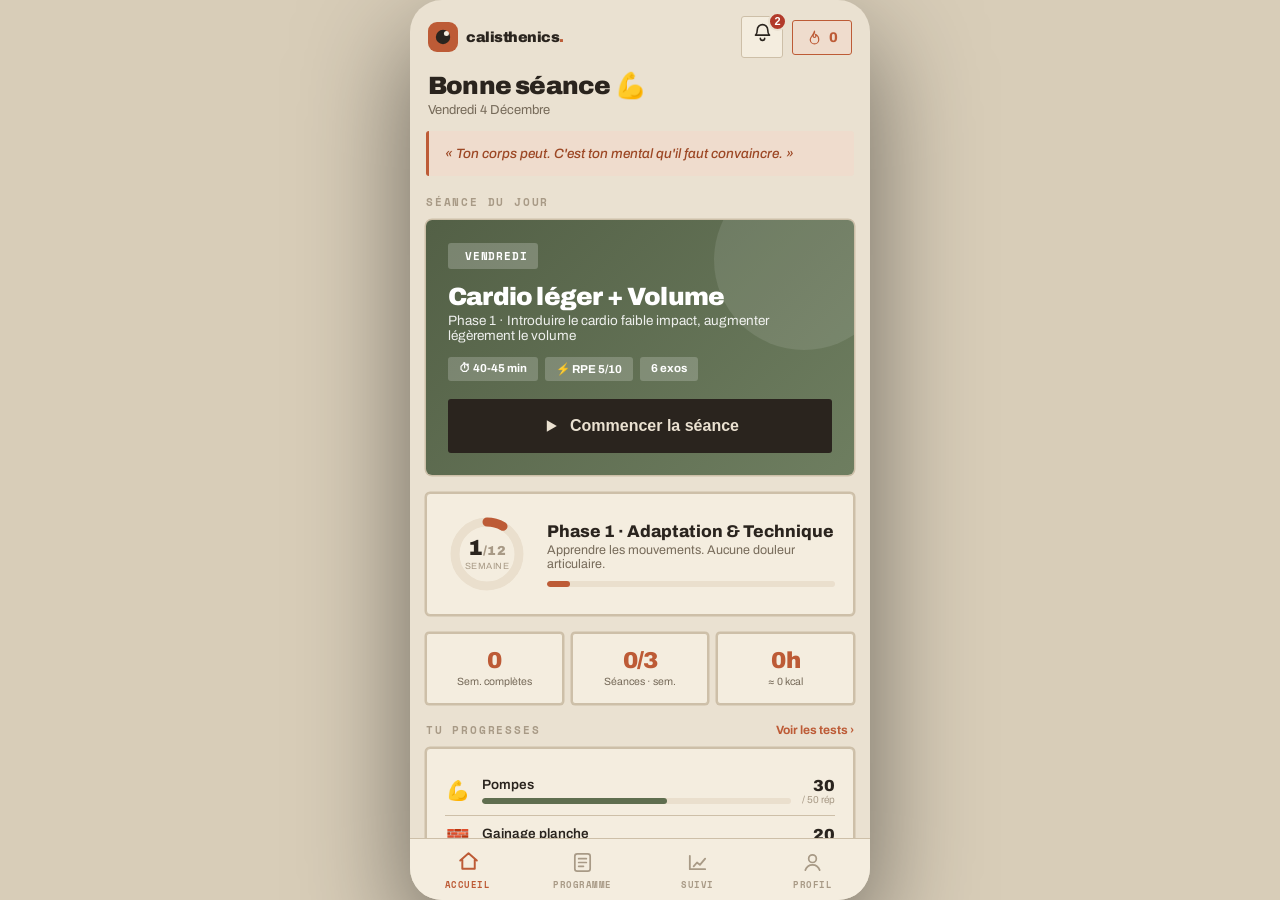
<file: Calisthenics 12S v4.html>
<!DOCTYPE html>
<html lang="fr" data-theme="paper">
<head>
<meta charset="UTF-8">
<meta name="viewport" content="width=device-width, initial-scale=1.0, maximum-scale=1.0, user-scalable=no, viewport-fit=cover">
<meta name="apple-mobile-web-app-capable" content="yes">
<meta name="apple-mobile-web-app-status-bar-style" content="black-translucent">
<meta name="theme-color" content="#EAE1D1">
<title>Calisthenics 12S</title>
<link rel="preconnect" href="https://fonts.googleapis.com">
<link rel="preconnect" href="https://fonts.gstatic.com" crossorigin>
<link href="https://fonts.googleapis.com/css2?family=Archivo:wght@500;600;700;800;900&family=Space+Mono:wght@400;700&display=swap" rel="stylesheet">
<link rel="icon" href="data:image/svg+xml,%3Csvg xmlns='http://www.w3.org/2000/svg' viewBox='0 0 128 128'%3E%3Crect width='128' height='128' rx='30' fill='%23BD5B36'/%3E%3Ccircle cx='64' cy='64' r='30' fill='%232A241E'/%3E%3Ccircle cx='78' cy='49' r='10.5' fill='%23F4EDDF'/%3E%3C/svg%3E">
<style>
*,*::before,*::after{box-sizing:border-box;margin:0;padding:0;-webkit-tap-highlight-color:transparent;touch-action:manipulation;}
html{height:100%;}

/* ════════ THÈMES — HYBRIDE A×B (papier / encre) ════════ */
:root{
  --r:4px; --r-s:3px; --r-l:6px;
  --nav-h:74px; --safe-b:env(safe-area-inset-bottom,0px);
  --ease:cubic-bezier(.22,.61,.36,1);
}
[data-theme="paper"]{
  --bg:#EAE1D1; --bg2:#E3D9C7; --card:#F4EDDF; --card2:#EADFCD; --border:#CDBFA8;
  --text:#2A241E; --text2:#766A59; --text3:#A89A86; --shadow:0 0 0 1.5px var(--border); --backdrop:#D8CDB8;
  --blue:#BD5B36; --accent-ink:#F6EFE3; --blue-l:#EFDCCD; --blue-d:#9C4724;
  --green:#5F6E4F; --green-l:#E0E4D6; --orange:#B0742B; --orange-l:#F0E2CB; --red:#B23A2A;
}
[data-theme="ink"]{
  --bg:#171411; --bg2:#1E1A15; --card:#242019; --card2:#2C271F; --border:#3A332A;
  --text:#F1E6D6; --text2:#A89A86; --text3:#796E5E; --shadow:0 0 0 1.5px var(--border); --backdrop:#0E0C0A;
  --blue:#D8804F; --accent-ink:#1A140F; --blue-l:rgba(216,128,79,.16); --blue-d:#E8A678;
  --green:#8FA07A; --green-l:rgba(143,160,122,.16); --orange:#D69A52; --orange-l:rgba(214,154,82,.16); --red:#E07060;
}

body{font-family:'Archivo',-apple-system,BlinkMacSystemFont,'Segoe UI',sans-serif;
  background:var(--backdrop);color:var(--text);min-height:100dvh;overscroll-behavior:none;
  -webkit-font-smoothing:antialiased;display:flex;align-items:center;justify-content:center;
  transition:background .35s var(--ease);}

/* ════════ FRAME (colonne téléphone) ════════ */
#frame{position:relative;width:100%;max-width:460px;height:100dvh;background:var(--bg);
  overflow:hidden;display:flex;flex-direction:column;transition:background .35s var(--ease);}
@media(min-width:480px){#frame{height:min(100dvh,900px);border-radius:32px;box-shadow:0 40px 110px rgba(0,0,0,.5);}}
#app{flex:1;display:flex;flex-direction:column;overflow:hidden;height:100%;}
.pages{flex:1;overflow:hidden;position:relative;}
.page{position:absolute;inset:0;overflow-y:auto;overflow-x:hidden;
  padding:0 0 calc(var(--nav-h) + var(--safe-b) + 10px);display:none;-webkit-overflow-scrolling:touch;}
.page.active{display:block;animation:fade .35s var(--ease);}
@keyframes fade{from{transform:translateY(8px);}to{transform:none;}}
::-webkit-scrollbar{width:0;}

/* ════════ NAV ════════ */
nav{background:var(--card);border-top:1px solid var(--border);padding-bottom:var(--safe-b);
  display:flex;flex-shrink:0;z-index:50;}
nav button{flex:1;border:none;background:none;padding:11px 4px 9px;display:flex;flex-direction:column;
  align-items:center;gap:4px;font-size:10px;font-weight:600;color:var(--text3);cursor:pointer;min-height:58px;
  transition:color .15s;}
nav button .ni{width:24px;height:24px;display:grid;place-items:center;transition:transform .2s var(--ease);}
nav button .ni svg{width:23px;height:23px;}
nav button.on{color:var(--blue);}
nav button.on .ni{transform:translateY(-1px) scale(1.08);}

/* ════════ TOP BAR ════════ */
.topbar{padding:calc(18px + env(safe-area-inset-top,0px)) 18px 0;}
.topbar h1{font-size:27px;font-weight:800;letter-spacing:-.6px;}
.topbar p{color:var(--text2);font-size:13.5px;margin-top:3px;}
.eyebrow{font-size:11px;font-weight:800;color:var(--text3);text-transform:uppercase;letter-spacing:1.4px;}

/* ════════ HERO / GRADIENT CARDS ════════ */
.hero{margin:14px 16px 0;border-radius:var(--r);padding:20px;color:#fff;position:relative;overflow:hidden;}
.hero::before{content:'';position:absolute;top:-34px;right:-30px;width:130px;height:130px;border-radius:50%;background:rgba(255,255,255,.12);}
.hero::after{content:'';position:absolute;bottom:-44px;right:24px;width:170px;height:170px;border-radius:50%;background:rgba(255,255,255,.07);}
.hero-label{font-size:11px;font-weight:800;opacity:.85;text-transform:uppercase;letter-spacing:1px;}
.hero-value{font-size:40px;font-weight:900;line-height:1.05;margin-top:4px;letter-spacing:-1px;}
.hero-sub{font-size:14px;opacity:.88;margin-top:3px;}

/* ════════ DASHBOARD (ACCUEIL) ════════ */
#home{padding-bottom:6px;}
.brand-bar{display:flex;align-items:center;justify-content:space-between;gap:12px;
  padding:calc(16px + env(safe-area-inset-top,0px)) 18px 0;}
.dash-head{display:flex;align-items:flex-start;justify-content:space-between;gap:12px;
  padding:14px 18px 0;}
.dash-head h1{font-size:25px;font-weight:800;letter-spacing:-.5px;line-height:1.1;}
.dash-head p{color:var(--text2);font-size:13px;margin-top:3px;text-transform:capitalize;}
.streak-pill{display:flex;align-items:center;gap:6px;background:var(--blue-l);color:var(--blue);
  border-radius:999px;padding:8px 13px;font-weight:800;font-size:14px;flex-shrink:0;white-space:nowrap;}
.streak-pill svg{width:17px;height:17px;}

.quote{margin:14px 16px 0;padding:13px 16px;border-radius:var(--r-s);background:var(--blue-l);
  border-left:3px solid var(--blue);}
.quote p{font-size:13.5px;font-style:italic;color:var(--blue-d);line-height:1.45;font-weight:500;}

.sec{padding:18px 16px 0;}
.sec-title{display:flex;align-items:center;justify-content:space-between;margin-bottom:10px;}
.sec-title .eyebrow{font-size:11px;}
.sec-title a{font-size:12px;font-weight:700;color:var(--blue);cursor:pointer;}

/* séance du jour */
.today{border-radius:var(--r-l);padding:22px;color:#fff;position:relative;overflow:hidden;box-shadow:var(--shadow);}
.today::after{content:'';position:absolute;top:-50px;right:-40px;width:180px;height:180px;border-radius:50%;background:rgba(255,255,255,.10);}
.today-tag{display:inline-flex;align-items:center;gap:6px;font-size:11px;font-weight:800;text-transform:uppercase;
  letter-spacing:.8px;background:rgba(255,255,255,.22);padding:5px 11px;border-radius:999px;position:relative;z-index:1;}
.today-title{font-size:25px;font-weight:900;margin-top:14px;letter-spacing:-.5px;position:relative;z-index:1;}
.today-sub{font-size:13.5px;opacity:.9;margin-top:3px;position:relative;z-index:1;}
.today-chips{display:flex;gap:7px;margin-top:14px;flex-wrap:wrap;position:relative;z-index:1;}
.today-chips .chip{background:rgba(255,255,255,.2);color:#fff;font-size:11.5px;font-weight:700;padding:5px 11px;border-radius:999px;}
.today-btn{margin-top:18px;width:100%;background:#fff;color:#111;border:none;border-radius:14px;
  padding:16px;font-size:16px;font-weight:800;cursor:pointer;display:flex;align-items:center;justify-content:center;gap:9px;
  min-height:54px;position:relative;z-index:1;transition:transform .12s;}
.today-btn svg{width:20px;height:20px;}
.today-btn:active{transform:scale(.97);}

/* progress ring card */
.ring-card{display:flex;align-items:center;gap:18px;background:var(--card);border-radius:var(--r);
  padding:18px;box-shadow:var(--shadow);}
.ring{position:relative;width:84px;height:84px;flex-shrink:0;}
.ring svg{transform:rotate(-90deg);}
.ring .rt{fill:none;stroke:var(--card2);stroke-width:9;}
.ring .rf{fill:none;stroke:var(--blue);stroke-width:9;stroke-linecap:round;transition:stroke-dashoffset .6s var(--ease);}
.ring-num{position:absolute;inset:0;display:flex;flex-direction:column;align-items:center;justify-content:center;}
.ring-num b{font-size:22px;font-weight:900;line-height:1;}
.ring-num span{font-size:9px;color:var(--text3);text-transform:uppercase;letter-spacing:.5px;margin-top:2px;}
.ring-info .pn{font-size:17px;font-weight:800;}
.ring-info .ps{font-size:12.5px;color:var(--text2);margin-top:2px;}
.ring-bar{height:6px;border-radius:20px;background:var(--card2);overflow:hidden;margin-top:10px;}
.ring-bar i{display:block;height:100%;border-radius:20px;background:var(--blue);transition:width .6s var(--ease);}

/* stat row */
.stat-row{display:grid;grid-template-columns:1fr 1fr 1fr;gap:9px;}
.stat-card{background:var(--card);border-radius:var(--r-s);padding:14px 8px;box-shadow:var(--shadow);text-align:center;}
.stat-val{font-size:23px;font-weight:900;color:var(--blue);letter-spacing:-.5px;}
.stat-lbl{font-size:10.5px;color:var(--text2);margin-top:3px;line-height:1.2;}

/* benchmarks */
.bench{background:var(--card);border-radius:var(--r);padding:18px;box-shadow:var(--shadow);}
.bench-row{display:flex;align-items:center;gap:11px;padding:10px 0;}
.bench-row+.bench-row{border-top:1px solid var(--border);}
.bench-ic{font-size:19px;width:26px;text-align:center;flex-shrink:0;}
.bench-mid{flex:1;min-width:0;}
.bench-name{font-size:13.5px;font-weight:600;}
.bench-bar{height:6px;border-radius:20px;background:var(--card2);overflow:hidden;margin-top:6px;}
.bench-bar i{display:block;height:100%;border-radius:20px;background:var(--green);transition:width .5s var(--ease);}
.bench-val{text-align:right;flex-shrink:0;}
.bench-val b{font-size:16px;font-weight:900;}
.bench-val span{font-size:10px;color:var(--text3);display:block;}

/* checklist compact */
.card{background:var(--card);border-radius:var(--r);padding:18px;box-shadow:var(--shadow);}
.chk-bar{height:7px;border-radius:20px;background:var(--card2);overflow:hidden;margin:4px 0 12px;}
.chk-bar i{display:block;height:100%;border-radius:20px;background:var(--green);transition:width .4s var(--ease);}
.chk-grid{display:flex;flex-wrap:wrap;gap:7px;}
.chk-chip{display:flex;align-items:center;gap:6px;padding:8px 11px;border-radius:999px;border:1.5px solid var(--border);
  background:var(--card2);font-size:12px;font-weight:600;color:var(--text2);cursor:pointer;transition:all .15s;min-height:38px;}
.chk-chip .em{font-size:13px;}
.chk-chip.on{background:var(--green-l);border-color:var(--green);color:var(--green);}

/* next test */
.test-cta{display:flex;align-items:center;gap:14px;background:var(--card);border-radius:var(--r);
  padding:18px;box-shadow:var(--shadow);cursor:pointer;border:1.5px dashed var(--border);}
.test-cta .ti{width:48px;height:48px;border-radius:14px;flex-shrink:0;display:grid;place-items:center;
  background:var(--orange-l);color:var(--orange);font-size:24px;}
.test-cta .tinfo{flex:1;}
.test-cta .tinfo b{font-size:15px;font-weight:800;display:block;}
.test-cta .tinfo span{font-size:12.5px;color:var(--text2);}
.test-cta .tarrow{color:var(--text3);font-size:20px;}

/* ════════ SECTION / SESSION CARDS (programme + accueil) ════════ */
.section{padding:16px 16px 0;}
.section-head{font-size:11px;font-weight:800;color:var(--text3);text-transform:uppercase;letter-spacing:1.2px;margin-bottom:9px;}
.s-card{border-radius:var(--r);padding:16px;margin-bottom:10px;display:flex;align-items:center;gap:13px;
  box-shadow:var(--shadow);cursor:pointer;transition:transform .1s;color:#fff;}
.s-card:active{transform:scale(.985);}
.s-card-icon{width:50px;height:50px;border-radius:14px;background:rgba(255,255,255,.22);display:flex;
  align-items:center;justify-content:center;flex-shrink:0;}
.s-card-icon svg{width:25px;height:25px;color:#fff;}
.s-card-info{flex:1;min-width:0;}
.s-card-info h4{font-size:15px;font-weight:800;color:#fff;}
.s-card-info p{font-size:12px;color:rgba(255,255,255,.82);margin-top:2px;}
.s-card-chips{display:flex;gap:6px;margin-top:8px;flex-wrap:wrap;}
.chip{background:rgba(255,255,255,.22);color:#fff;font-size:11px;font-weight:600;padding:3px 9px;border-radius:20px;}
.s-card-arrow{color:rgba(255,255,255,.7);font-size:22px;flex-shrink:0;}

/* ════════ BUTTONS ════════ */
.btn{display:inline-flex;align-items:center;justify-content:center;gap:8px;border:none;cursor:pointer;
  font-weight:800;border-radius:var(--r-s);transition:transform .1s,opacity .15s;min-height:48px;font-family:inherit;}
.btn:active{transform:scale(.97);}
.btn-primary{background:var(--blue);color:var(--accent-ink);font-size:15px;padding:14px 24px;width:100%;}
.btn-outline{background:var(--blue-l);color:var(--blue);font-size:14px;padding:12px 20px;}
.btn-green{background:var(--green);color:#fff;font-size:15px;padding:14px 24px;}
.btn-sm{font-size:13px;padding:10px 16px;min-height:40px;}
.btn-danger{background:var(--red);color:#fff;opacity:.92;}

/* ════════ PROG / WEEK GRID ════════ */
.wk-grid{display:grid;grid-template-columns:repeat(4,1fr);gap:8px;}
.wk-btn{padding:13px 4px;border-radius:var(--r-s);border:2px solid var(--border);background:var(--card);
  cursor:pointer;font-size:13px;font-weight:800;color:var(--text2);text-align:center;min-height:50px;transition:all .15s;}
.wk-btn.sel{background:var(--blue);color:var(--accent-ink);border-color:var(--blue);}
.wk-btn.done{background:var(--green-l);color:var(--green);border-color:var(--green);}
.wk-btn.cur{border-color:var(--orange);color:var(--orange);}

/* ════════ SUIVI ════════ */
.tabs{display:flex;background:var(--card);border-radius:var(--r);padding:5px;gap:4px;margin-bottom:12px;box-shadow:var(--shadow);}
.tab{flex:1;padding:11px 4px;border:none;border-radius:var(--r-s);background:none;font-size:13px;font-weight:800;
  color:var(--text2);cursor:pointer;min-height:44px;font-family:inherit;transition:all .15s;}
.tab.on{background:var(--blue);color:var(--accent-ink);}
.card h3{font-size:16px;font-weight:800;}
.prog{background:var(--card2);border-radius:20px;height:7px;overflow:hidden;margin-top:8px;}
.prog-fill{height:100%;border-radius:20px;transition:width .5s var(--ease);}

.chk-item{display:flex;align-items:center;gap:14px;padding:14px 0;border-bottom:1px solid var(--border);cursor:pointer;min-height:56px;}
.chk-item:last-child{border-bottom:none;}
.chk-icon{font-size:22px;width:28px;text-align:center;flex-shrink:0;}
.chk-lbl{flex:1;font-size:15px;font-weight:500;}
.chk-box{width:28px;height:28px;border-radius:9px;border:2px solid var(--border);flex-shrink:0;display:flex;
  align-items:center;justify-content:center;font-size:15px;transition:all .2s;color:#fff;}
.chk-box.on{background:var(--green);border-color:var(--green);}

input[type=number],select,textarea{border:2px solid var(--border);border-radius:var(--r-s);padding:12px 14px;
  font-size:16px;width:100%;background:var(--card2);-webkit-appearance:none;color:var(--text);font-family:inherit;}
input:focus,select:focus,textarea:focus{outline:none;border-color:var(--blue);}
textarea{resize:none;}
label.field-label{font-size:13px;color:var(--text2);font-weight:600;display:block;margin-bottom:6px;margin-top:12px;}

.warn-box{background:var(--orange-l);border-left:4px solid var(--orange);padding:12px 14px;border-radius:0 var(--r-s) var(--r-s) 0;font-size:13px;color:var(--orange);margin-top:10px;line-height:1.5;}
.info-box{background:var(--blue-l);border-left:4px solid var(--blue);padding:12px 14px;border-radius:0 var(--r-s) var(--r-s) 0;font-size:13px;color:var(--blue-d);margin-top:10px;line-height:1.5;}

.test-row{display:flex;align-items:center;gap:10px;padding:12px 0;border-bottom:1px solid var(--border);}
.test-row:last-child{border-bottom:none;}
.test-row label{flex:1;font-size:14px;font-weight:500;}
.test-row .tgt{font-size:11px;color:var(--green);font-weight:600;margin-top:2px;}
.test-row input{width:70px;padding:8px;font-size:16px;font-weight:700;text-align:center;}
.test-row .unit{font-size:12px;color:var(--text2);width:26px;}

.perf-entry{padding:11px 0;border-bottom:1px solid var(--border);}
.perf-entry:last-child{border-bottom:none;}
.perf-date{font-size:11px;color:var(--text2);}
.perf-name{font-size:14px;font-weight:600;}
.perf-val{font-size:14px;font-weight:800;color:var(--green);}
.empty-msg{text-align:center;padding:32px 16px;color:var(--text2);font-size:14px;}
.empty-msg .ei{font-size:40px;margin-bottom:8px;}
.divider{height:1px;background:var(--border);margin:0 16px;}

/* theme picker */
.theme-grid{display:grid;grid-template-columns:1fr 1fr;gap:10px;margin-top:6px;}
.theme-opt{border:2px solid var(--border);border-radius:var(--r-s);padding:12px;cursor:pointer;text-align:left;
  background:var(--card2);transition:all .15s;display:flex;align-items:center;gap:11px;min-height:58px;}
.theme-opt.on{border-color:var(--blue);}
.theme-sw{width:34px;height:34px;border-radius:10px;flex-shrink:0;border:1px solid rgba(0,0,0,.15);position:relative;overflow:hidden;}
.theme-sw i{position:absolute;right:5px;bottom:5px;width:13px;height:13px;border-radius:4px;}
.theme-opt b{font-size:13.5px;font-weight:700;display:block;}
.theme-opt span{font-size:11px;color:var(--text2);}

/* ════════ SESSION ════════ */
#session{position:absolute;inset:0;background:var(--bg);z-index:200;display:none;flex-direction:column;overflow:hidden;}
#session.on{display:flex;}
#sess-top{padding:calc(12px + env(safe-area-inset-top,0px)) 16px 12px;display:flex;align-items:center;gap:12px;flex-shrink:0;}
#sess-back{background:rgba(255,255,255,.2);color:#fff;border:none;border-radius:11px;padding:10px 14px;font-size:14px;font-weight:700;cursor:pointer;min-height:44px;}
#sess-title-wrap{flex:1;min-width:0;}
#sess-title{font-size:16px;font-weight:800;white-space:nowrap;overflow:hidden;text-overflow:ellipsis;color:#fff;}
#sess-sub{font-size:12px;color:rgba(255,255,255,.78);}
#sess-prog-strip{height:4px;background:var(--card2);flex-shrink:0;}
#sess-prog-fill{height:100%;background:var(--green);width:0%;transition:width .4s;}
#sess-body{flex:1;overflow-y:auto;-webkit-overflow-scrolling:touch;padding:0 16px 20px;}
.phase-item{display:flex;align-items:center;gap:12px;padding:12px 0;border-bottom:1px solid var(--border);}
.phase-item:last-child{border-bottom:none;}
.phase-dot{width:8px;height:8px;border-radius:50%;background:var(--blue);flex-shrink:0;}
.phase-txt{font-size:14px;}
.ex-card{background:var(--card);border-radius:var(--r);margin-bottom:10px;overflow:hidden;box-shadow:var(--shadow);border:2px solid transparent;transition:border-color .2s;}
.ex-card.active-ex{border-color:var(--blue);}
.ex-card.done-ex{border-color:var(--green);}
.ex-head{display:flex;align-items:center;gap:12px;padding:14px 16px;cursor:pointer;min-height:60px;}
.ex-num{width:36px;height:36px;border-radius:11px;background:var(--blue-l);color:var(--blue);font-weight:800;font-size:15px;display:flex;align-items:center;justify-content:center;flex-shrink:0;}
.ex-num.done{background:var(--green-l);color:var(--green);}
.ex-head-info{flex:1;min-width:0;}
.ex-head-name{font-size:15px;font-weight:700;}
.ex-head-detail{font-size:12px;color:var(--text2);margin-top:2px;}
.ex-chevron{color:var(--text3);font-size:18px;transition:transform .2s;}
.ex-chevron.open{transform:rotate(90deg);}
.ex-body{display:none;padding:0 16px 16px;border-top:1px solid var(--border);}
.ex-body.open{display:block;}
.tip-box{background:var(--blue-l);border-radius:var(--r-s);padding:10px 12px;font-size:13px;color:var(--blue-d);margin-top:12px;line-height:1.5;}
.alt-box{background:var(--orange-l);border-radius:var(--r-s);padding:10px 12px;font-size:13px;color:var(--orange);margin-top:8px;line-height:1.5;}
.sets-row{display:flex;gap:10px;margin-top:14px;flex-wrap:wrap;}
.set-btn{width:48px;height:48px;border-radius:13px;border:2px solid var(--border);background:var(--card2);cursor:pointer;font-size:14px;font-weight:700;color:var(--text2);display:flex;align-items:center;justify-content:center;transition:all .15s;flex-shrink:0;}
.set-btn:active{transform:scale(.93);}
.set-btn.done{background:var(--green);border-color:var(--green);color:#fff;}
.rest-btn-inline{background:var(--blue-l);color:var(--blue);border:none;border-radius:var(--r-s);padding:12px 16px;font-size:14px;font-weight:700;cursor:pointer;margin-top:12px;width:100%;min-height:48px;display:flex;align-items:center;justify-content:center;gap:6px;}
.log-row{display:flex;align-items:center;gap:10px;margin-top:12px;background:var(--card2);border-radius:var(--r-s);padding:10px 12px;}
.log-row label{flex:1;font-size:13px;color:var(--text2);font-weight:600;}
.log-row input{width:72px;padding:8px;font-size:18px;font-weight:800;text-align:center;}
.log-unit{font-size:12px;color:var(--text2);font-weight:600;}
#sess-foot{background:var(--card);border-top:1px solid var(--border);padding:12px 16px calc(12px + var(--safe-b));display:flex;gap:10px;flex-shrink:0;}

/* ════════ TIMER ════════ */
#timer{position:absolute;inset:0;background:#1A1510;z-index:300;display:none;flex-direction:column;align-items:center;justify-content:center;padding:32px 24px;}
#timer.on{display:flex;}
#t-label{font-size:18px;font-weight:700;color:rgba(255,255,255,.75);text-align:center;margin-bottom:8px;}
#t-next{font-size:14px;color:rgba(255,255,255,.45);text-align:center;margin-top:8px;}
#t-circle{width:220px;height:220px;position:relative;margin:16px auto;}
#t-circle svg{transform:rotate(-90deg);width:100%;height:100%;}
.t-track{fill:none;stroke:rgba(255,255,255,.1);stroke-width:12;}
.t-fill{fill:none;stroke:var(--blue);stroke-width:12;stroke-linecap:round;transition:stroke-dashoffset .9s linear;}
#t-num{position:absolute;inset:0;display:flex;align-items:center;justify-content:center;font-size:72px;font-weight:900;color:#fff;letter-spacing:-2px;}
#t-btns{display:flex;gap:16px;margin-top:32px;}
#t-btns button{flex:1;padding:16px;border-radius:var(--r);border:2px solid rgba(255,255,255,.2);background:rgba(255,255,255,.1);color:#fff;font-size:16px;font-weight:700;cursor:pointer;min-height:56px;min-width:120px;font-family:inherit;}
#t-btns button:active{background:rgba(255,255,255,.2);}

/* ════════ TOAST ════════ */
#toast{position:absolute;bottom:calc(var(--nav-h) + var(--safe-b) + 14px);left:50%;transform:translateX(-50%) translateY(20px);
  background:var(--text);color:var(--bg);padding:12px 22px;border-radius:24px;font-size:14px;font-weight:700;z-index:500;
  white-space:nowrap;opacity:0;transition:opacity .25s,transform .25s;pointer-events:none;box-shadow:0 8px 24px rgba(0,0,0,.3);}
#toast.on{opacity:1;transform:translateX(-50%) translateY(0);}
#toast.ok{background:var(--green);color:#fff;}
#toast.err{background:var(--red);color:#fff;}

/* ════════ NOTIFICATIONS ════════ */
.dash-actions{display:flex;align-items:center;gap:9px;flex-shrink:0;}
.bell-btn{position:relative;width:42px;height:42px;border-radius:13px;border:1px solid var(--border);
  background:var(--card);display:grid;place-items:center;cursor:pointer;flex-shrink:0;color:var(--text);transition:transform .12s;}
.bell-btn:active{transform:scale(.92);}
.bell-btn svg{width:21px;height:21px;}
.bell-badge{position:absolute;top:-5px;right:-5px;min-width:19px;height:19px;padding:0 4px;border-radius:10px;
  background:var(--red);color:#fff;font-size:11px;font-weight:800;display:flex;align-items:center;justify-content:center;
  border:2px solid var(--bg);line-height:1;}

#notif{position:absolute;inset:0;z-index:250;display:none;}
#notif.on{display:block;}
.notif-scrim{position:absolute;inset:0;background:rgba(0,0,0,.45);opacity:0;transition:opacity .3s var(--ease);}
#notif.on .notif-scrim{opacity:1;}
.notif-panel{position:absolute;top:0;right:0;bottom:0;width:92%;max-width:410px;background:var(--bg);
  display:flex;flex-direction:column;transform:translateX(100%);transition:transform .32s var(--ease);box-shadow:-20px 0 60px rgba(0,0,0,.45);}
#notif.on .notif-panel{transform:translateX(0);}
.notif-head{padding:calc(16px + env(safe-area-inset-top,0px)) 18px 12px;display:flex;align-items:center;justify-content:space-between;}
.notif-head h2{font-size:21px;font-weight:800;letter-spacing:-.5px;}
.notif-close{width:36px;height:36px;border-radius:11px;border:none;background:var(--card2);color:var(--text);font-size:17px;cursor:pointer;}
.notif-tabs{display:flex;gap:6px;padding:2px 18px 0;}
.notif-tab{flex:1;padding:10px;border:none;border-radius:11px;background:var(--card2);color:var(--text2);font-size:13.5px;font-weight:800;cursor:pointer;font-family:inherit;transition:all .15s;}
.notif-tab.on{background:var(--blue);color:var(--accent-ink);}
.notif-body{flex:1;overflow-y:auto;-webkit-overflow-scrolling:touch;padding:14px 18px calc(20px + var(--safe-b));}
.notif-item{display:flex;gap:12px;padding:13px;border-radius:var(--r-s);background:var(--card);margin-bottom:9px;cursor:pointer;border:1px solid var(--border);position:relative;transition:transform .1s;}
.notif-item:active{transform:scale(.99);}
.notif-item.unread{border-color:var(--blue);}
.notif-item.unread::after{content:'';position:absolute;top:13px;right:13px;width:8px;height:8px;border-radius:50%;background:var(--blue);}
.notif-ic{width:42px;height:42px;border-radius:12px;flex-shrink:0;display:grid;place-items:center;font-size:20px;}
.notif-txt{flex:1;min-width:0;}
.notif-txt b{font-size:14px;font-weight:800;display:block;padding-right:14px;}
.notif-txt p{font-size:12.5px;color:var(--text2);margin-top:2px;line-height:1.4;}
.notif-time{font-size:11px;color:var(--text3);margin-top:5px;font-weight:700;}
.notif-mark{font-size:12.5px;color:var(--blue);font-weight:700;padding:4px 0 10px;cursor:pointer;display:inline-block;}
.perm-card{background:var(--blue-l);border:1px solid var(--blue);border-radius:var(--r-s);padding:14px;margin-bottom:14px;}
.perm-card b{font-size:14px;font-weight:800;color:var(--blue-d);}
.perm-card p{font-size:12.5px;color:var(--blue-d);opacity:.85;margin:4px 0 11px;line-height:1.45;}
.perm-row{display:flex;gap:8px;}
.set-item{display:flex;align-items:center;gap:12px;padding:14px 0;border-bottom:1px solid var(--border);}
.set-item:last-child{border-bottom:none;}
.set-ic{width:40px;height:40px;border-radius:11px;flex-shrink:0;display:grid;place-items:center;font-size:19px;background:var(--card2);}
.set-info{flex:1;min-width:0;}
.set-info b{font-size:14px;font-weight:700;display:block;}
.set-info span{font-size:12px;color:var(--text2);}
.toggle{width:46px;height:28px;border-radius:20px;background:var(--card2);border:none;cursor:pointer;position:relative;flex-shrink:0;transition:background .2s;padding:0;}
.toggle.on{background:var(--green);}
.toggle i{position:absolute;top:3px;left:3px;width:22px;height:22px;border-radius:50%;background:#fff;transition:transform .2s var(--ease);box-shadow:0 1px 3px rgba(0,0,0,.3);}
.toggle.on i{transform:translateX(18px);}
input[type=time].set-time{font-size:13px;font-weight:700;color:var(--blue);background:var(--blue-l);border:none;border-radius:9px;padding:7px 9px;width:auto;font-family:inherit;}
input[type=time].set-time::-webkit-calendar-picker-indicator{filter:invert(.5);}

/* ════════ HYBRIDE A×B — structure brutaliste ════════ */
/* micro-labels en mono majuscule */
.eyebrow,.section-head,.hero-label,.today-tag,.notif-time,.b-chip{font-family:'Space Mono',monospace !important;}
.eyebrow,.section-head{letter-spacing:1.8px;}
/* titres condensés appuyés */
.topbar h1,.dash-head h1,.today-title,.hero-value,.stat-val,.notif-head h2{font-weight:900;letter-spacing:-.8px;}
/* arêtes nettes : on aplatit les formes pilules */
.streak-pill,.chip,.today-tag,.today-chips .chip,.chk-chip,.s-card-chips .chip{border-radius:3px !important;}
.btn,.btn-primary,.btn-green,.btn-outline,.tab,.set-btn,.wk-btn,.theme-opt,.test-cta .ti,.notif-tab{border-radius:3px;}
.today-btn,.rest-btn-inline,.notif-close,.bell-btn,.perm-card,.set-time{border-radius:3px !important;}
/* cartes : bordure franche, pas d'ombre molle */
.card,.ring-card,.stat-card,.bench,.test-cta,.tabs,.notif-item{border:1.5px solid var(--border);}
.streak-pill{border:1.5px solid var(--blue);background:var(--blue-l);}
/* nav : trait net + label mono */
nav{border-top:1.5px solid var(--border);}
nav button{font-family:'Space Mono',monospace;letter-spacing:.5px;font-size:9px;text-transform:uppercase;}
/* CTA principal de la séance du jour : barre encrée façon A */
.today-btn{background:var(--text);color:var(--bg);}
/* checklist chip arêtes */
.chk-box{border-radius:3px;}

/* ════════ MARQUE / LOGO ════════ */
.brand{display:flex;align-items:center;gap:13px;}
.brand-mk{width:52px;height:52px;border-radius:14px;background:var(--blue);display:grid;place-items:center;flex-shrink:0;position:relative;box-shadow:0 4px 12px rgba(80,50,20,.18);}
.brand-mk svg{width:52px;height:52px;}
.brand-txt .bt1{font-size:23px;font-weight:900;letter-spacing:-1px;line-height:1;color:var(--text);text-transform:lowercase;}
.brand-txt .bt1 .dot{color:var(--blue);}
.brand-txt .bt2{font-family:'Space Mono',monospace;font-size:10px;letter-spacing:3px;text-transform:uppercase;color:var(--text3);margin-top:4px;}
/* lockup compact pour l'en-tête Accueil */
.brand-sm{display:flex;align-items:center;gap:8px;}
.brand-sm .m{width:30px;height:30px;border-radius:9px;background:var(--blue);display:grid;place-items:center;flex-shrink:0;}
.brand-sm .m svg{width:30px;height:30px;}
.brand-sm .w{font-size:14.5px;font-weight:900;letter-spacing:-.5px;color:var(--text);text-transform:lowercase;}
.brand-sm .w .dot{color:var(--blue);}
</style>
</head>
<body>
<template id="__bundler_thumbnail" data-bg-color="#BD5B36">
  <svg viewBox="0 0 1200 800" xmlns="http://www.w3.org/2000/svg">
    <rect width="1200" height="800" fill="#BD5B36"/>
    <circle cx="600" cy="360" r="150" fill="#2A241E"/>
    <circle cx="672" cy="288" r="52" fill="#F4EDDF"/>
    <text x="600" y="640" font-family="Archivo, sans-serif" font-weight="900" font-size="66" fill="#F4EDDF" text-anchor="middle" letter-spacing="-3">calisthenics.</text>
  </svg>
</template>
<div id="frame">
<div id="app">
  <div class="pages">

    <!-- ACCUEIL -->
    <div class="page active" id="p-home"><div id="home"></div></div>

    <!-- PROGRAMME -->
    <div class="page" id="p-prog">
      <div class="topbar"><h1>Programme</h1><p>12 semaines · 3 phases</p></div>
      <div class="section" style="padding-top:14px;"><div class="wk-grid" id="wk-grid"></div></div>
      <div id="wk-detail" style="padding:0 16px;"></div>
    </div>

    <!-- SUIVI -->
    <div class="page" id="p-suivi">
      <div class="topbar"><h1>Mon Suivi</h1><p>Checklist · Perfs · Tests</p></div>
      <div class="section" style="padding-top:14px;">
        <div class="tabs">
          <button class="tab on" onclick="switchTab(this,'tc-chk')">✅ Semaine</button>
          <button class="tab" onclick="switchTab(this,'tc-perf')">💪 Perfs</button>
          <button class="tab" onclick="switchTab(this,'tc-test')">🎯 Tests</button>
        </div>
        <div id="tc-chk">
          <div class="card" style="padding-bottom:8px;margin-bottom:10px;">
            <div style="display:flex;align-items:center;justify-content:space-between;margin-bottom:4px;">
              <h3 id="chk-title">Semaine 1</h3>
              <div style="display:flex;gap:6px;">
                <button onclick="chkWeek(-1)" class="btn btn-outline btn-sm" style="min-width:40px;padding:8px;">◀</button>
                <button onclick="chkWeek(1)" class="btn btn-outline btn-sm" style="min-width:40px;padding:8px;">▶</button>
              </div>
            </div>
            <div class="prog"><div class="prog-fill" id="chk-bar" style="background:var(--green)"></div></div>
            <div style="font-size:12px;color:var(--text2);margin-top:6px;" id="chk-score">0/9 complétés</div>
            <div id="chk-items" style="margin-top:4px;"></div>
          </div>
          <div class="card">
            <h3 style="margin-bottom:8px;">Notes de la semaine</h3>
            <textarea id="chk-notes" rows="4" placeholder="Sensations, points positifs, à améliorer..."></textarea>
            <button class="btn btn-primary btn-sm" style="margin-top:8px;" onclick="saveNotes()">Sauvegarder</button>
          </div>
        </div>
        <div id="tc-perf" style="display:none;">
          <div class="card">
            <h3 style="margin-bottom:10px;">Logger une performance</h3>
            <label class="field-label" style="margin-top:0">Exercice</label>
            <select id="perf-ex">
              <option>Pompes classiques</option><option>Squats</option><option>Diamond push-up</option>
              <option>Gainage planche</option><option>Dead hang barre</option><option>Traction négative</option>
              <option>Corde à sauter</option><option>L-sit / Leg compression</option><option>V-taps</option><option>No-bar back row</option>
            </select>
            <div style="display:flex;gap:8px;">
              <div style="flex:1;"><label class="field-label">Séries</label>
                <input type="number" id="perf-sets" placeholder="3" inputmode="numeric" min="1" max="20" oninput="updPerfPreview()"></div>
              <div style="flex:1.4;"><label class="field-label">Valeur / série</label>
                <input type="number" id="perf-val" placeholder="20" inputmode="numeric" min="0" oninput="updPerfPreview()"></div>
              <div style="flex:1;"><label class="field-label">Unité</label>
                <select id="perf-unit" onchange="updPerfPreview()"><option>rép</option><option>sec</option><option>min</option></select></div>
            </div>
            <div style="margin-top:8px;background:var(--blue-l);border-radius:var(--r-s);padding:10px 12px;font-size:13px;color:var(--blue-d);font-weight:700;text-align:center;" id="perf-preview">— × — rép</div>
            <label class="field-label">Semaine</label>
            <select id="perf-wk"></select>
            <button class="btn btn-green" style="margin-top:14px;" onclick="logPerf()">💾 Enregistrer</button>
          </div>
          <div class="section-head" style="padding:12px 0 6px;">Historique</div>
          <div class="card" id="perf-hist"></div>
        </div>
        <div id="tc-test" style="display:none;">
          <div class="info-box" style="margin-bottom:10px;">Fais les tests aux semaines 0, 4, 8 et 12.</div>
          <div style="display:flex;gap:8px;flex-wrap:wrap;margin-bottom:12px;" id="test-btns"></div>
          <div class="card" id="test-form"></div>
        </div>
      </div>
    </div>

    <!-- PROFIL -->
    <div class="page" id="p-profil">
      <div class="topbar"><h1>Profil</h1><p>Thème · Réglages &amp; rappels</p></div>
      <div class="section" style="padding-top:14px;">
        <div class="card" style="margin-bottom:10px;display:flex;align-items:center;justify-content:space-between;gap:12px;">
          <div class="brand">
            <div class="brand-mk">
              <svg viewBox="0 0 96 96"><circle cx="48" cy="48" r="23" fill="#2A241E"></circle><circle cx="59" cy="37" r="8" fill="#F4EDDF"></circle></svg>
            </div>
            <div class="brand-txt">
              <div class="bt1">calisthenics<span class="dot">.</span></div>
              <div class="bt2">Douze semaines</div>
            </div>
          </div>
        </div>
        <div class="card" style="margin-bottom:10px;">
          <h3 style="margin-bottom:4px;">🎨 Thème</h3>
          <p style="font-size:12.5px;color:var(--text2);">Choisis l'ambiance de l'app.</p>
          <div class="theme-grid" id="theme-grid"></div>
        </div>
        <div class="card" style="margin-bottom:10px;">
          <h3 style="margin-bottom:10px;">Ma semaine actuelle</h3>
          <label class="field-label" style="margin-top:0;">Je suis à la semaine</label>
          <select id="wk-sel" onchange="setWeek(this.value)"></select>
          <div style="font-size:13px;color:var(--text2);margin-top:8px;line-height:1.5;white-space:pre-line;" id="pr-phase-info"></div>
        </div>
        <div class="card" style="margin-bottom:10px;">
          <h3 style="margin-bottom:10px;">⚡ Jour difficile (15-20 min)</h3>
          <div style="font-size:13px;color:var(--text2);line-height:2;">Squat 2×10 · Pompes 2×10 · No-bar row 2×10 · Planche 2×20s · Superman 1×10</div>
        </div>
        <div class="card" style="margin-bottom:10px;">
          <h3 style="margin-bottom:10px;">🦵 Zéro douleur genou</h3>
          <div style="font-size:13px;color:var(--text2);line-height:2;">Pont fessier 4×15 · Pompes 4×12 · Diamond push-up 3×8 · Row 4×12 · Superman 3×12 · Dead bug 3×8/côté · Planche 4×30s</div>
        </div>
        <div class="card" style="margin-bottom:10px;">
          <h3 style="margin-bottom:10px;">🥗 Rappels nutrition</h3>
          <div style="font-size:13px;color:var(--text2);line-height:2;">Protéines : 136-170g/jour · Eau : min 2,5L · Légumes : ½ assiette · Pas de sucres rapides post-séance</div>
        </div>
        <div class="card">
          <h3 style="margin-bottom:8px;color:var(--red);">🗑 Réinitialiser</h3>
          <p style="font-size:13px;color:var(--text2);margin-bottom:10px;">Efface le suivi (checklist, perfs, tests).</p>
          <button class="btn btn-danger btn-sm" onclick="resetAll()">Réinitialiser les données</button>
        </div>
      </div>
    </div>

  </div>

  <nav>
    <button class="on" id="nb-home" onclick="goTo('home')"><span class="ni" id="ni-home"></span>Accueil</button>
    <button id="nb-prog" onclick="goTo('prog')"><span class="ni" id="ni-prog"></span>Programme</button>
    <button id="nb-suivi" onclick="goTo('suivi')"><span class="ni" id="ni-suivi"></span>Suivi</button>
    <button id="nb-profil" onclick="goTo('profil')"><span class="ni" id="ni-profil"></span>Profil</button>
  </nav>
</div>

<!-- SESSION -->
<div id="session">
  <div id="sess-top">
    <button id="sess-back" onclick="closeSession()">← Retour</button>
    <div id="sess-title-wrap"><div id="sess-title"></div><div id="sess-sub"></div></div>
  </div>
  <div id="sess-prog-strip"><div id="sess-prog-fill"></div></div>
  <div id="sess-body">
    <div style="padding:14px 0 4px;font-size:12px;font-weight:800;color:var(--text3);text-transform:uppercase;letter-spacing:.8px;">Échauffement</div>
    <div class="card" style="padding:8px 16px;" id="sess-warmup"></div>
    <div style="padding:14px 0 4px;font-size:12px;font-weight:800;color:var(--text3);text-transform:uppercase;letter-spacing:.8px;">Exercices</div>
    <div id="sess-exs"></div>
    <div style="padding:14px 0 4px;font-size:12px;font-weight:800;color:var(--text3);text-transform:uppercase;letter-spacing:.8px;">Retour au calme</div>
    <div class="card" style="padding:8px 16px;" id="sess-cool"></div>
    <div class="info-box" id="sess-goal-box" style="margin:12px 0 0;"></div>
  </div>
  <div id="sess-foot">
    <button class="btn btn-outline" style="flex:1;" onclick="closeSession()">Annuler</button>
    <button class="btn btn-green" style="flex:2;" onclick="finishSession()">✅ Séance terminée !</button>
  </div>
</div>

<!-- TIMER -->
<div id="timer">
  <div id="t-label">Repos</div>
  <div id="t-circle">
    <svg viewBox="0 0 220 220"><circle class="t-track" cx="110" cy="110" r="96"/><circle class="t-fill" id="t-ring" cx="110" cy="110" r="96" stroke-dasharray="603" stroke-dashoffset="0"/></svg>
    <div id="t-num">—</div>
  </div>
  <div id="t-next"></div>
  <div id="t-btns"><button onclick="skipTimer()">Passer ▶</button><button onclick="stopTimer()">Arrêter ✕</button></div>
</div>

<!-- NOTIFICATIONS -->
<div id="notif">
  <div class="notif-scrim" onclick="closeNotif()"></div>
  <div class="notif-panel">
    <div class="notif-head"><h2>Notifications</h2><button class="notif-close" onclick="closeNotif()">✕</button></div>
    <div class="notif-tabs">
      <button class="notif-tab on" id="ntab-feed" onclick="notifTab('feed')">Boîte</button>
      <button class="notif-tab" id="ntab-set" onclick="notifTab('set')">Rappels</button>
    </div>
    <div class="notif-body" id="notif-feed"></div>
    <div class="notif-body" id="notif-set" style="display:none;"></div>
  </div>
</div>

<div id="toast"></div>
</div>

<script>
/* ════════ ICÔNES (nav) ════════ */
const ICON={
  home:'<svg viewBox="0 0 24 24" fill="none"><path d="M4 11 12 4l8 7M6 10v9h12v-9" stroke="currentColor" stroke-width="1.9" stroke-linecap="round" stroke-linejoin="round"/></svg>',
  prog:'<svg viewBox="0 0 24 24" fill="none"><rect x="4" y="3" width="16" height="18" rx="2.5" stroke="currentColor" stroke-width="1.8"/><path d="M8 8h8M8 12h8M8 16h5" stroke="currentColor" stroke-width="1.8" stroke-linecap="round"/></svg>',
  suivi:'<svg viewBox="0 0 24 24" fill="none"><path d="M4 19V5M4 19h16M8 16l3.5-4 3 2.5L20 8" stroke="currentColor" stroke-width="1.9" stroke-linecap="round" stroke-linejoin="round"/></svg>',
  profil:'<svg viewBox="0 0 24 24" fill="none"><circle cx="12" cy="8" r="4" stroke="currentColor" stroke-width="1.8"/><path d="M4.5 20c1.4-3.8 4.2-5.5 7.5-5.5s6.1 1.7 7.5 5.5" stroke="currentColor" stroke-width="1.8" stroke-linecap="round"/></svg>',
  flame:'<svg viewBox="0 0 24 24" fill="none"><path d="M12 3c1 3-2 4-2 7a2 2 0 0 0 4 0c0-1-.5-1.5-.5-2.5C16 9 18 12 18 15a6 6 0 1 1-12 0c0-4 4-5 6-12Z" stroke="currentColor" stroke-width="1.7" stroke-linejoin="round"/></svg>',
  play:'<svg viewBox="0 0 24 24" fill="none"><path d="M7 5v14l12-7L7 5Z" fill="currentColor"/></svg>',
  check:'<svg viewBox="0 0 24 24" fill="none"><path d="m5 12.5 4.5 4.5L19 7" stroke="currentColor" stroke-width="2.4" stroke-linecap="round" stroke-linejoin="round"/></svg>',
  dumbbell:'<svg viewBox="0 0 24 24" fill="none"><path d="M5 9v6m4-9v12m6-12v12m4-9v6M3 12h2m14 0h2" stroke="currentColor" stroke-width="2" stroke-linecap="round"/></svg>',
  bolt:'<svg viewBox="0 0 24 24" fill="none"><path d="M13 2 4 14h6l-1 8 9-12h-6l1-8Z" stroke="currentColor" stroke-width="1.8" stroke-linejoin="round"/></svg>',
  fire:'<svg viewBox="0 0 24 24" fill="none"><path d="M12 3c1 3-2 4-2 7a2 2 0 0 0 4 0c0-1-.5-1.5-.5-2.5C16 9 18 12 18 15a6 6 0 1 1-12 0c0-4 4-5 6-12Z" stroke="currentColor" stroke-width="1.7" stroke-linejoin="round"/></svg>',
  bell:'<svg viewBox="0 0 24 24" fill="none"><path d="M6 9a6 6 0 0 1 12 0c0 4.5 1.8 5.8 2 6H4c.2-.2 2-1.5 2-6Z" stroke="currentColor" stroke-width="1.8" stroke-linejoin="round"/><path d="M9.5 18.5a2.5 2.5 0 0 0 5 0" stroke="currentColor" stroke-width="1.8" stroke-linecap="round"/></svg>',
};

</script>
<script>
/* DONNÉES PROGRAMME (inline) */
// ============================================================
// Calisthenics 12S — DONNÉES DU PROGRAMME (verbatim de l'app originale)
// Ne pas perdre : échauffements, exercices, conseils, alternatives, tests.
// ============================================================
const PH=[
  {id:1,name:"Phase 1",long:"Adaptation & Technique",weeks:[1,2,3,4],color:"#5F6E4F",bg:"#E0E4D6",grad:"linear-gradient(135deg,#536046,#6E7E60)"},
  {id:2,name:"Phase 2",long:"Progression & Volume",weeks:[5,6,7,8],color:"#BD5B36",bg:"#EFDCCD",grad:"linear-gradient(135deg,#A4492A,#C2603A)"},
  {id:3,name:"Phase 3",long:"Consolidation & Force",weeks:[9,10,11,12],color:"#B0742B",bg:"#F0E2CB",grad:"linear-gradient(135deg,#955B1C,#BC7E30)"},
];
const WG={
  1:"Apprendre les mouvements. Aucune douleur articulaire.",
  2:"Introduire la corde à sauter. Évaluer les genoux.",
  3:"+2 reps sur la plupart des exercices.",
  4:"TEST DE FIN DE PHASE 1 — Faire les tests mesurables.",
  5:"Variantes plus difficiles. Augmenter la résistance des élastiques.",
  6:"+1 série sur les exercices principaux.",
  7:"Réduire les temps de repos de 10-15 sec.",
  8:"TEST DE FIN DE PHASE 2 — Faire les tests mesurables.",
  9:"Variantes avancées. Tenter la première traction négative.",
  10:"Diamond push-up cible : 10 reps propres.",
  11:"Séances les plus intenses du programme.",
  12:"TEST FINAL — Bilan complet. Fêter les progrès ! 🎉",
};
const SESS={
  "p1-lu":{title:"Lundi · Full Body A",sub:"Force & Technique",dur:"35-40 min",rpe:"5/10",goal:"Poser les bases technique + introduction des exercices cibles",
    wu:["Marche sur place 1 min","Rotations d'épaules 10x chaque sens","Rotations de hanches 10x","Cercles de poignets 10x","Fentes statiques basses 30 sec/côté","Cat-Cow 8 rép lentes","Squats partiels lents x10"],
    ex:[
      {n:"Squat partiel (¾ amplitude)",s:3,r:"12 rép",rest:60,tip:"Dos droit, genoux dans l'axe des pieds. Stop avant la douleur.",alt:"Hip hinge debout si douleur genou"},
      {n:"Pompes inclinées (mains sur chaise)",s:3,r:"10 rép",rest:60,tip:"Corps gainé. Pas d'effondrement des hanches.",alt:"Pompes sur genoux"},
      {n:"No-bar back row (élastique)",s:3,r:"10 rép",rest:60,tip:"Coudes serrés, omoplates en arrière. Pas de balancement.",alt:"Rowing assis élastique"},
      {n:"Gainage planche (genoux)",s:3,r:"15 sec",rest:45,tip:"Hanches pas trop hautes. Respirer normalement.",alt:"Superman allongé"},
      {n:"Superman",s:2,r:"10 rép",rest:45,tip:"Soulever bras et jambes, tenir 2 sec en haut.",alt:"Pont fessier"},
      {n:"Leg raises (genoux fléchis)",s:2,r:"8 rép",rest:45,tip:"Dos collé au sol. Descente lente contrôlée.",alt:"Dead bug lent"},
    ],
    cd:["Pectoraux contre mur 30 sec","Fléchisseurs hanche en fente basse 30 sec/côté","Ischios assis 30 sec","Child's pose 45 sec","Rotation thoracique allongé 30 sec/côté"]},
  "p1-me":{title:"Mercredi · Full Body B",sub:"Force + Core",dur:"35-40 min",rpe:"5/10",goal:"Progresser sur les push-ups, introduire diamond push-up et V-taps",
    wu:["Marche sur place 1 min","Rotations d'épaules 10x","Rotations de hanches 10x","Cercles de poignets 10x","Cat-Cow 8 rép","Pont fessier 10 rép","Squats partiels x10"],
    ex:[
      {n:"Squat partiel",s:3,r:"12 rép",rest:60,tip:"Même technique que lundi. On affine.",alt:"Pont fessier"},
      {n:"Pompes classiques",s:3,r:"8-10 rép",rest:60,tip:"Si fatigue : finir sur genoux. Qualité > quantité.",alt:"Pompes sur genoux"},
      {n:"Diamond push-up incliné (chaise)",s:2,r:"6 rép",rest:75,tip:"Mains en diamant sur chaise. Triceps++.",alt:"Pompes inclinées normales"},
      {n:"No-bar back row (bande forte)",s:3,r:"10 rép",rest:60,tip:"Tension constante pendant tout le mouvement.",alt:"Rowing assis"},
      {n:"V-taps (debout ou assis)",s:3,r:"10 rép",rest:45,tip:"En V renversé, toucher les pieds. Core actif.",alt:"Leg raises genoux fléchis"},
      {n:"Gainage planche (pieds)",s:3,r:"20 sec",rest:45,tip:"Ventre rentré, fessiers serrés. Progression vs lundi.",alt:"Planche sur genoux"},
    ],
    cd:["Pigeon pose 40 sec/côté","Mollets au mur 30 sec/côté","Quadriceps debout 30 sec/côté","Child's pose 45 sec","Respiration abdominale 1 min"]},
  "p1-ve":{title:"Vendredi · Full Body C",sub:"Cardio léger + Volume",dur:"40-45 min",rpe:"5/10",goal:"Introduire le cardio faible impact, augmenter légèrement le volume",
    wu:["Marche rapide sur place 2 min","Rotations complètes des bras 10x","Hip circles 10x chaque sens","Fentes dynamiques 6x/côté","Cat-Cow 8 rép","Band pull-apart élastique 15 rép"],
    ex:[
      {n:"Marche active (départ)",s:1,r:"10 min",rest:0,tip:"Rythme soutenu, bras qui bougent. Pas de course.",alt:"Marche lente sur place 5 min"},
      {n:"Squat partiel",s:3,r:"15 rép",rest:60,tip:"Volume légèrement augmenté vs lundi.",alt:"Hip hinge debout"},
      {n:"Pompes inclinées",s:3,r:"12 rép",rest:60,tip:"On cherche la fluidité, pas la vitesse.",alt:"Pompes sur genoux"},
      {n:"No-bar back row",s:3,r:"12 rép",rest:60,tip:"Contrôle à la montée ET à la descente.",alt:"Rowing assis élastique"},
      {n:"Leg compression (genoux levés assis)",s:3,r:"10 sec tenir",rest:45,tip:"Progression vers le L-sit. Dos droit, abdos activés.",alt:"Dead bug lent"},
      {n:"Superman",s:2,r:"12 rép",rest:45,tip:"+2 rép vs semaine 1.",alt:"Pont fessier"},
    ],
    cd:["Thread the needle 30 sec/côté","Ischios assis 45 sec","Fente basse fléchisseurs hanche 40 sec/côté","Rotation lombaire allongé 30 sec/côté","Child's pose 60 sec"]},
  "p2-lu":{title:"Lundi · Force + Volume",sub:"Full Body A · Phase 2",dur:"40-45 min",rpe:"6/10",goal:"Augmenter le volume total et introduire des variantes plus difficiles",
    wu:["Step jacks 1 min","Rotations d'épaules complètes 10x","Hip circles debout 10x","Fentes dynamiques 6x/côté","Squat to stand 8 rép","Inchworm 5 rép","Band pull-apart élastique 15 rép"],
    ex:[
      {n:"Squat complet (amplitude progressive)",s:4,r:"12 rép",rest:60,tip:"Si genoux OK, descendre progressivement plus bas. Jamais sous la douleur.",alt:"Squat partiel x15 ou step-ups"},
      {n:"Pompes classiques",s:4,r:"12-15 rép",rest:60,tip:"Si >15 sans effort : passer aux pompes déclinées.",alt:"Pompes sur genoux"},
      {n:"Diamond push-up (au sol)",s:3,r:"8 rép",rest:75,tip:"Version au sol maintenant. Progression depuis incliné.",alt:"Diamond incliné chaise"},
      {n:"No-bar back row (élastique plus fort)",s:4,r:"12 rép",rest:60,tip:"Augmente la résistance de l'élastique.",alt:"Rowing assis tension maximale"},
      {n:"Gainage planche (pieds)",s:4,r:"30 sec",rest:45,tip:"+10 sec vs phase 1.",alt:"Planche sur genoux 45 sec"},
      {n:"Leg compression (durée augmentée)",s:3,r:"15 sec tenir",rest:45,tip:"Cherche à avoir les jambes plus hautes. Vers le L-sit.",alt:"Leg raises genoux fléchis"},
      {n:"V-taps",s:3,r:"12 rép",rest:45,tip:"Contrôle du mouvement, pas de balancement.",alt:"Leg raises normaux"},
    ],
    cd:["Pigeon pose 45 sec/côté","Mollets au mur 30 sec/côté","Quadriceps debout 30 sec/côté","Thread the needle 30 sec/côté","Child's pose étendu 45 sec","Respiration abdominale 1 min"]},
  "p2-me":{title:"Mercredi · Cardio + Force",sub:"Full Body B · Phase 2",dur:"40-45 min",rpe:"6-7/10",goal:"Intégrer le cardio dans la séance, monter l'intensité globale",
    wu:["Step jacks 1 min","Rotations d'épaules 10x","Hip circles 10x","Inchworm avec pompe 5 rép","Squat to stand 8 rép","Band pull-apart 15 rép"],
    ex:[
      {n:"Corde à sauter (ou step jacks)",s:3,r:"45 sec + 30 sec repos",rest:60,tip:"Sauts légers sur avant-pied. Pause dès gêne genou.",alt:"Step jacks ou shadowboxing 45 sec"},
      {n:"Pompes classiques",s:4,r:"15 rép",rest:60,tip:"Rythme soutenu mais contrôlé. Descente 2 sec.",alt:"Pompes sur genoux x20"},
      {n:"No-bar back row supination",s:4,r:"12 rép",rest:60,tip:"Paumes vers le haut. Biceps travaillent plus.",alt:"Row standard"},
      {n:"Squat + montée sur pointes",s:3,r:"10 rép",rest:75,tip:"Pas de saut si douleur genou. Juste le talon qui se lève.",alt:"Pont fessier pulsé x15"},
      {n:"Superman pulsé",s:3,r:"12 rép",rest:45,tip:"Petites impulsions en haut au lieu de tenir.",alt:"Superman classique"},
      {n:"Gainage latéral",s:3,r:"25 sec/côté",rest:45,tip:"Corps en ligne droite. Hanches qui ne tombent pas.",alt:"Gainage frontal"},
    ],
    cd:["Pigeon pose 45 sec/côté","Mollets au mur 30 sec/côté","Ischios assis 45 sec","Rotation lombaire allongé 30 sec/côté","Child's pose 60 sec"]},
  "p2-ve":{title:"Vendredi · Circuit + Endurance",sub:"Full Body C · Phase 2",dur:"40-45 min",rpe:"7/10",goal:"Endurance musculaire + cardio soutenu. On tient plus longtemps.",
    wu:["Marche rapide ou step jacks 2 min","Fentes avec rotation thoracique 6x/côté","Inchworm 5 rép","Band pull-apart 15 rép","Squat to stand 8 rép"],
    ex:[
      {n:"Marche active",s:1,r:"15 min",rest:0,tip:"Maintenir un rythme où parler est difficile.",alt:"Step-ups lents sur marche"},
      {n:"Circuit : squat + pompe + V-tap",s:4,r:"30 sec effort / 30 sec repos",rest:60,tip:"Enchaîner les 3 sans pause. Modifier si douleur.",alt:"Réduire à 20 sec effort / 40 sec repos"},
      {n:"Diamond push-up",s:4,r:"8-10 rép",rest:75,tip:"Progression +2 rép vs semaine 5.",alt:"Diamond incliné chaise"},
      {n:"No-bar back row (excentrique 3 sec)",s:4,r:"12 rép",rest:60,tip:"Contrôle parfait. Descente ultra-lente.",alt:"Row standard"},
      {n:"Leg compression (L-sit initiation)",s:3,r:"20 sec tenir",rest:45,tip:"Les jambes commencent à s'étendre devant.",alt:"Leg compression genoux fléchis"},
      {n:"Corde à sauter cool-down",s:1,r:"3 min continu",rest:0,tip:"Rythme très léger. Récupération active.",alt:"Marche active 3 min"},
    ],
    cd:["Étirements complets 10 min","Pigeon pose, mollets, ischios, quadriceps","Child's pose 60 sec","Respiration profonde 2 min"]},
  "p3-lu":{title:"Lundi · Force Maximale",sub:"Full Body A · Phase 3",dur:"40-45 min",rpe:"7/10",goal:"Variantes avancées, force maximale, explosivité",
    wu:["Corde à sauter 2 min (modéré) ou step jacks","Fentes avec rotation thoracique 6x/côté","Inchworm avec pompe 5 rép","Band pull-apart + overhead 10x","Squat to stand 8 rép","Dead hang barre 15 sec"],
    ex:[
      {n:"Squat complet avec pause en bas 2 sec",s:4,r:"12 rép",rest:60,tip:"Contrôle total. La pause en bas augmente la difficulté.",alt:"Squat sans pause x15 ou step-ups"},
      {n:"Pompes explosives",s:3,r:"8 rép",rest:90,tip:"Explosion vers le haut. Alternative : pompes rapides.",alt:"Pompes rapides x12"},
      {n:"Pompes classiques",s:3,r:"15-20 rép",rest:60,tip:"Volume. Finir sur genoux si épuisé.",alt:"Pompes sur genoux"},
      {n:"Diamond push-up",s:4,r:"10-12 rép",rest:75,tip:"On progresse vers 12 reps propres.",alt:"Diamond incliné"},
      {n:"No-bar back row (excentrique 3 sec)",s:4,r:"12 rép",rest:60,tip:"Très efficace pour le dos et les biceps.",alt:"Row standard"},
      {n:"Gainage planche",s:4,r:"45 sec",rest:45,tip:"On vise 1 min en fin de phase 3.",alt:"Planche sur genoux 60 sec"},
      {n:"L-sit progression (jambes semi-tendues)",s:3,r:"15 sec tenir",rest:60,tip:"Genoux à 90°, puis progressivement jambes plus droites.",alt:"Leg compression 20 sec"},
    ],
    cd:["Pigeon pose 45 sec/côté","Ischios assis 45 sec","Rotation lombaire allongé 30 sec/côté","Thread the needle 30 sec/côté","Child's pose 60 sec"]},
  "p3-me":{title:"Mercredi · Cardio Intensif + Force",sub:"Full Body B · Phase 3",dur:"40-45 min",rpe:"7/10",goal:"Cardio poussé, V push-up, préparation traction",
    wu:["Corde à sauter 2 min ou step jacks","Fentes dynamiques 8x/côté","Inchworm 5 rép","Band pull-apart 15 rép","Hip flexor stretch 8x/côté","Dead hang barre 15 sec"],
    ex:[
      {n:"Corde à sauter",s:4,r:"1 min saut / 30 sec repos",rest:60,tip:"Rythme modéré constant. On tient la minute complète.",alt:"Step jacks ou shadowboxing 1 min"},
      {n:"V push-up (corps en V inversé)",s:3,r:"6-8 rép",rest:90,tip:"Descendre la tête vers le sol. Épaules++.",alt:"Pompes déclinées (pieds surélevés)"},
      {n:"No-bar back row supination",s:4,r:"15 rép",rest:60,tip:"Biceps + dos. Contrôle parfait.",alt:"Row standard"},
      {n:"Squat jump (contrôlé)",s:4,r:"10 rép",rest:75,tip:"Atterrissage souple sur avant-pied.",alt:"Step-ups rapides sur chaise"},
      {n:"V-taps avancés",s:3,r:"15 rép",rest:45,tip:"Plus rapide ou amplitude augmentée.",alt:"V-taps normaux"},
      {n:"Dead hang à la barre",s:3,r:"20-30 sec",rest:90,tip:"Activation omoplates en bas. Vers la traction.",alt:"Band pull-apart debout 20 rép"},
    ],
    cd:["Étirements complets 10-15 min","Pigeon pose, mollets, ischios","Thread the needle","Child's pose 60 sec"]},
  "p3-ve":{title:"Vendredi · Circuit Final",sub:"Full Body C · Phase 3 — Le plus intense",dur:"45 min",rpe:"8/10",goal:"Séance la plus complète du programme. Test d'endurance.",
    wu:["Corde à sauter 3 min ou step jacks","Inchworm avec pompe 5 rép","Squat to stand 10 rép","Band pull-apart 15 rép","Dead hang barre 15 sec"],
    ex:[
      {n:"Marche active",s:1,r:"20 min",rest:0,tip:"Base maintenant. Rythme plus rapide qu'en phase 1.",alt:"Step-ups lents"},
      {n:"Circuit : pompe + V-tap + squat + row élastique",s:5,r:"40 sec effort / 20 sec repos",rest:90,tip:"Séance la plus intense. Rythme élevé.",alt:"30 sec effort / 30 sec repos"},
      {n:"Traction négative",s:3,r:"3-5 rép (5 sec descente)",rest:120,tip:"Monte sur tabouret, tiens la barre, descends lentement.",alt:"Dead hang actif 3x20 sec"},
      {n:"Diamond push-up",s:4,r:"12 rép",rest:75,tip:"Objectif final : 12 rép propres, coudes serrés.",alt:"Diamond incliné"},
      {n:"L-sit (jambes tendues)",s:3,r:"10 sec tenir",rest:60,tip:"Objectif final du programme.",alt:"L-sit genoux à 90° 20 sec"},
      {n:"Corde à sauter (cool-down)",s:1,r:"5 min continu",rest:0,tip:"Rythme régulier. Récupération active.",alt:"Marche active 5 min"},
    ],
    cd:["Étirements complets 15 min","Tout le corps : hanches, ischios, mollets, épaules, dos","Respiration profonde 2 min"]},
};
const TESTS=[
  {w:0,lbl:"Test Initial",exs:[
    {n:"Pompes classiques",u:"rép",base:30},{n:"Squats (amplitude max)",u:"rép",base:45},
    {n:"Gainage planche",u:"sec",base:20},{n:"Dead hang barre",u:"sec",base:20},
    {n:"Traction négative (5 sec)",u:"rép",base:0},{n:"Corde à sauter continue",u:"min",base:0},
    {n:"Diamond push-up (sol)",u:"rép",base:0},{n:"L-sit / Leg compression",u:"sec",base:10},
  ]},
  {w:4,lbl:"Test Semaine 4",exs:[
    {n:"Pompes classiques",u:"rép",tgt:35},{n:"Squats (amplitude max)",u:"rép",tgt:45},
    {n:"Gainage planche",u:"sec",tgt:35},{n:"Dead hang barre",u:"sec",tgt:30},
    {n:"Traction négative (5 sec)",u:"rép",tgt:1},{n:"Corde à sauter continue",u:"min",tgt:3},
    {n:"Diamond push-up (sol)",u:"rép",tgt:5},{n:"L-sit / Leg compression",u:"sec",tgt:15},
  ]},
  {w:8,lbl:"Test Semaine 8",exs:[
    {n:"Pompes classiques",u:"rép",tgt:45},{n:"Squats (amplitude max)",u:"rép",tgt:60},
    {n:"Gainage planche",u:"sec",tgt:50},{n:"Dead hang barre",u:"sec",tgt:40},
    {n:"Traction négative (5 sec)",u:"rép",tgt:3},{n:"Corde à sauter continue",u:"min",tgt:8},
    {n:"Diamond push-up (sol)",u:"rép",tgt:8},{n:"L-sit / Leg compression",u:"sec",tgt:15},
  ]},
  {w:12,lbl:"Test Final S.12",exs:[
    {n:"Pompes classiques",u:"rép",tgt:50},{n:"Squats (amplitude max)",u:"rép",tgt:80},
    {n:"Gainage planche",u:"sec",tgt:60},{n:"Dead hang barre",u:"sec",tgt:50},
    {n:"Traction négative (5 sec)",u:"rép",tgt:5},{n:"Corde à sauter continue",u:"min",tgt:15},
    {n:"Diamond push-up (sol)",u:"rép",tgt:12},{n:"L-sit / Leg compression",u:"sec",tgt:10},
  ]},
];
const CHK=[
  {id:"lu",lbl:"Séance Lundi",ic:"💪"},{id:"me",lbl:"Séance Mercredi",ic:"💪"},
  {id:"ve",lbl:"Séance Vendredi",ic:"💪"},{id:"marche",lbl:"Marche ≥ 3 fois",ic:"🚶"},
  {id:"corde",lbl:"Corde à sauter",ic:"⚡"},{id:"mob",lbl:"Mobilité / étirements",ic:"🧘"},
  {id:"som",lbl:"Sommeil correct (≥7h)",ic:"😴"},{id:"eau",lbl:"Hydratation (≥2,5L)",ic:"💧"},
  {id:"dok",lbl:"Aucune douleur articulaire",ic:"✅"},
];
function sesKeys(w){ return w<=4?["p1-lu","p1-me","p1-ve"]:w<=8?["p2-lu","p2-me","p2-ve"]:["p3-lu","p3-me","p3-ve"]; }
function phase(w){ return w<=4?PH[0]:w<=8?PH[1]:PH[2]; }

</script>
<script>
/* ════════ THÈMES ════════ */
const THEMES=[
  {id:'paper', name:'Papier', desc:'Chaud · terracotta', bg:'#EAE1D1', ac:'#BD5B36', meta:'#EAE1D1'},
  {id:'ink',   name:'Encre',  desc:'Sombre chaud · terracotta', bg:'#171411', ac:'#D8804F', meta:'#171411'},
];
function setTheme(id){
  const d=load(); d.theme=id; save(d);
  document.documentElement.setAttribute('data-theme',id);
  const t=THEMES.find(x=>x.id===id); if(t){ const m=document.querySelector('meta[name=theme-color]'); if(m) m.content=t.meta; }
  if(curPage==='profil') renderThemeGrid();
}
function renderThemeGrid(){
  const cur=(load().theme)||'paper';
  document.getElementById('theme-grid').innerHTML=THEMES.map(t=>`
    <button class="theme-opt ${cur===t.id?'on':''}" onclick="setTheme('${t.id}')">
      <span class="theme-sw" style="background:${t.bg}"><i style="background:${t.ac}"></i></span>
      <span style="min-width:0"><b>${t.name}</b><span>${t.desc}</span></span>
    </button>`).join('');
}

/* ════════ MOTIVATION ════════ */
const QUOTES=[
  "Le seul mauvais entraînement, c'est celui que tu n'as pas fait.",
  "La discipline bat la motivation. Présente-toi, c'est tout.",
  "Chaque rép te rapproche de ta première traction.",
  "Progrès, pas perfection.",
  "Ton corps peut. C'est ton mental qu'il faut convaincre.",
  "Petit à petit, la pompe devient traction.",
  "Montre-toi de quoi tu es capable aujourd'hui.",
];

/* ════════ STORAGE ════════ */
function load(){ try{ const v=localStorage.getItem('cal12'); const d=v?JSON.parse(v):{}; return Object.assign({cw:1,cs:{},chk:{},perf:[],tests:{},notes:{},theme:'paper'},d); }catch(e){ return {cw:1,cs:{},chk:{},perf:[],tests:{},notes:{},theme:'paper'}; } }
function save(d){ try{ localStorage.setItem('cal12',JSON.stringify(d)); }catch(e){} }

/* ════════ NAV ════════ */
let curPage='home';
function goTo(id){
  document.querySelectorAll('.page').forEach(p=>p.classList.remove('active'));
  document.querySelector('#p-'+id).classList.add('active');
  document.querySelectorAll('nav button').forEach(b=>b.classList.remove('on'));
  document.querySelector('#nb-'+id).classList.add('on');
  curPage=id;
  document.querySelector('#p-'+id).scrollTop=0;
  if(id==='home') renderHome();
  if(id==='prog') renderProg();
  if(id==='suivi') renderSuivi();
  if(id==='profil') renderProfil();
}

/* ════════ ACCUEIL / DASHBOARD ════════ */
function renderHome(){
  const d=load(), w=d.cw, ph=phase(w), keys=sesKeys(w);
  const doneThis=keys.filter(k=>(d.cs[w]||{})[k]).length;
  let streak=0; for(let i=1;i<=12;i++){ if(sesKeys(i).every(k=>(d.cs[i]||{})[k])) streak++; else break; }
  let totalS=0; for(let i=1;i<=12;i++){ totalS+=sesKeys(i).filter(k=>(d.cs[i]||{})[k]).length; }
  const totalH=Math.round(totalS*40/60), kcal=totalS*320;
  const dayNames=['Lundi','Mercredi','Vendredi'];
  // séance du jour / prochaine
  const dow=new Date().getDay(), map={1:0,3:1,5:2};
  let idx, todayMode;
  if(map[dow]!=null){ idx=map[dow]; todayMode=true; }
  else { idx=keys.findIndex(k=>!(d.cs[w]||{})[k]); if(idx<0) idx=0; todayMode=false; }
  const sKey=keys[idx], s=SESS[sKey], sDone=(d.cs[w]||{})[sKey];
  // checklist
  const ch=d.chk[w]||{}, chkScore=CHK.filter(it=>ch[it.id]).length;
  // prochain test
  const nextTestW=[4,8,12].find(tw=>tw>=w);
  const wkToTest=nextTestW!=null?nextTestW-w:null;
  // benchmarks
  const DASH=[{n:'Pompes',e:'💪',b:30,t:50,u:'rép'},{n:'Gainage planche',e:'🧱',b:20,t:60,u:'sec'},{n:'Dead hang',e:'🤜',b:20,t:50,u:'sec'},{n:'Squats',e:'🦵',b:45,t:80,u:'rép'}];
  const frac=Math.max(0,Math.min(1,(w-1)/11));
  // greeting
  const now=new Date(), h=now.getHours();
  const gr=h<12?'Bonne matinée':h<18?'Bonne séance':'Bonne soirée';
  const dateStr=now.toLocaleDateString('fr-FR',{weekday:'long',day:'numeric',month:'long'});
  const quote=QUOTES[now.getDate()%QUOTES.length];
  const weekPct=Math.round(w/12*100);
  const ringR=32, ringC=2*Math.PI*ringR, ringOff=ringC*(1-w/12);
  const unread=unreadCount();

  document.getElementById('home').innerHTML=`
    <div class="brand-bar">
      <div class="brand-sm">
        <div class="m"><svg viewBox="0 0 96 96"><circle cx="48" cy="48" r="23" fill="#2A241E"></circle><circle cx="59" cy="37" r="8" fill="#F4EDDF"></circle></svg></div>
        <div class="w">calisthenics<span class="dot">.</span></div>
      </div>
      <div class="dash-actions">
        <button class="bell-btn" onclick="openNotif()">${ICON.bell}<span id="bell-badge-wrap">${unread>0?`<span class="bell-badge">${unread>9?'9+':unread}</span>`:''}</span></button>
        <div class="streak-pill">${ICON.flame}${streak}</div>
      </div>
    </div>
    <div class="dash-head">
      <div><h1>${gr} 💪</h1><p>${dateStr}</p></div>
    </div>

    <div class="quote"><p>« ${quote} »</p></div>

    <div class="sec">
      <div class="sec-title"><span class="eyebrow">${todayMode?'Séance du jour':'Prochaine séance'}</span></div>
      <div class="today" style="background:${ph.grad}">
        <span class="today-tag">${ICON.bolt} ${dayNames[idx]} ${sDone?'· ✓ Faite':''}</span>
        <div class="today-title">${s.sub}</div>
        <div class="today-sub">${ph.name} · ${s.goal}</div>
        <div class="today-chips"><span class="chip">⏱ ${s.dur}</span><span class="chip">⚡ RPE ${s.rpe}</span><span class="chip">${s.ex.length} exos</span></div>
        <button class="today-btn" onclick="openSession('${sKey}',${w})">${ICON.play} ${sDone?'Refaire la séance':'Commencer la séance'}</button>
      </div>
    </div>

    <div class="sec">
      <div class="ring-card">
        <div class="ring">
          <svg width="84" height="84"><circle class="rt" cx="42" cy="42" r="${ringR}"/><circle class="rf" cx="42" cy="42" r="${ringR}" stroke-dasharray="${ringC.toFixed(1)}" stroke-dashoffset="${ringOff.toFixed(1)}"/></svg>
          <div class="ring-num"><b>${w}<span style="font-size:13px;color:var(--text3)">/12</span></b><span>semaine</span></div>
        </div>
        <div style="flex:1;min-width:0">
          <div class="ring-info"><div class="pn">${ph.name} · ${ph.long}</div><div class="ps">${WG[w]}</div></div>
          <div class="ring-bar"><i style="width:${weekPct}%"></i></div>
        </div>
      </div>
    </div>

    <div class="sec">
      <div class="stat-row">
        <div class="stat-card"><div class="stat-val">${streak}</div><div class="stat-lbl">Sem. complètes</div></div>
        <div class="stat-card"><div class="stat-val">${doneThis}/3</div><div class="stat-lbl">Séances · sem.</div></div>
        <div class="stat-card"><div class="stat-val">${totalH}h</div><div class="stat-lbl">≈ ${kcal} kcal</div></div>
      </div>
    </div>

    <div class="sec">
      <div class="sec-title"><span class="eyebrow">Tu progresses</span><a onclick="goTo('suivi')">Voir les tests ›</a></div>
      <div class="bench">
        ${DASH.map(b=>{const cur=Math.round(b.b+(b.t-b.b)*frac);const pct=Math.round(cur/b.t*100);return `
          <div class="bench-row">
            <div class="bench-ic">${b.e}</div>
            <div class="bench-mid"><div class="bench-name">${b.n}</div><div class="bench-bar"><i style="width:${pct}%"></i></div></div>
            <div class="bench-val"><b>${cur}</b><span>/ ${b.t} ${b.u}</span></div>
          </div>`;}).join('')}
      </div>
    </div>

    <div class="sec">
      <div class="sec-title"><span class="eyebrow">Checklist · Semaine ${w}</span><span style="font-size:12px;color:var(--text2);font-weight:700">${chkScore}/${CHK.length}</span></div>
      <div class="card">
        <div class="chk-bar"><i style="width:${Math.round(chkScore/CHK.length*100)}%"></i></div>
        <div class="chk-grid">
          ${CHK.map(it=>`<button class="chk-chip ${ch[it.id]?'on':''}" onclick="togHomeChk('${it.id}')"><span class="em">${ch[it.id]?'✓':it.ic}</span>${it.lbl}</button>`).join('')}
        </div>
      </div>
    </div>

    ${nextTestW!=null?`
    <div class="sec">
      <div class="sec-title"><span class="eyebrow">Prochain test mesurable</span></div>
      <div class="test-cta" onclick="goTo('suivi')">
        <div class="ti">🎯</div>
        <div class="tinfo"><b>${nextTestW===w?'Test à faire cette semaine':'Test Semaine '+nextTestW}</b><span>${wkToTest===0?"C'est le moment de te mesurer.":'Dans '+wkToTest+' semaine'+(wkToTest>1?'s':'')+' · prépare-toi.'}</span></div>
        <div class="tarrow">›</div>
      </div>
    </div>`:''}

    <div class="sec" style="padding-bottom:8px;">
      <div class="warn-box" style="margin:0;">⚠️ Douleur articulaire persistante ou forte = consulte un professionnel. Ne masque jamais une douleur au genou.</div>
    </div>
  `;
}
function togHomeChk(id){ const d=load(), w=d.cw; if(!d.chk[w]) d.chk[w]={}; d.chk[w][id]=!d.chk[w][id]; save(d); renderHome(); }

/* ════════ PROGRAMME ════════ */
let selWk=1;
const DAYICON=[ICON.dumbbell,ICON.bolt,ICON.fire];
function renderProg(){ const d=load(); selWk=d.cw; renderWkGrid(d); renderWkDetail(d); }
function renderWkGrid(d){
  document.getElementById('wk-grid').innerHTML=Array.from({length:12},(_,i)=>{
    const w=i+1, ph=phase(w), allDone=sesKeys(w).every(k=>(d.cs[w]||{})[k]);
    const isSel=w===selWk, isCur=w===d.cw;
    let cls='wk-btn'+(isSel?' sel':allDone?' done':isCur?' cur':'');
    const c=isSel?'':allDone?'var(--green)':isCur?'var(--orange)':ph.color;
    return `<button class="${cls}" style="${isSel?'':'border-color:'+c+';color:'+c}" onclick="selWeek(${w})">S${w}</button>`;
  }).join('');
}
function selWeek(w){ selWk=w; const d=load(); renderWkGrid(d); renderWkDetail(d); }
function renderWkDetail(d){
  const w=selWk, ph=phase(w), keys=sesKeys(w), days=['Lundi','Mercredi','Vendredi'];
  document.getElementById('wk-detail').innerHTML=`
    <div style="background:${ph.bg};border-left:4px solid ${ph.color};border-radius:var(--r-s);padding:12px 14px;margin:14px 0 10px;">
      <div style="font-size:12px;font-weight:800;color:${ph.color};text-transform:uppercase;">${ph.name} · Semaine ${w}</div>
      <div style="font-size:13px;color:var(--text2);margin-top:4px;line-height:1.5;">${WG[w]}</div>
    </div>
    ${keys.map((k,i)=>{ const s=SESS[k], isDone=(d.cs[w]||{})[k];
      return `<div class="s-card" style="background:${ph.grad};" onclick="openSession('${k}',${w})">
        <div class="s-card-icon">${isDone?ICON.check:DAYICON[i]}</div>
        <div class="s-card-info"><h4>${days[i]}</h4><p>${s.sub}</p>
          <div class="s-card-chips"><span class="chip">⏱ ${s.dur}</span><span class="chip">⚡ ${s.rpe}</span><span class="chip">${s.ex.length} exos</span>${isDone?'<span class="chip" style="background:rgba(255,255,255,.62);color:#2A241E;font-weight:800;">✓ Faite</span>':''}</div>
          <p style="font-size:11px;color:rgba(255,255,255,.78);margin-top:6px;">${s.goal}</p>
        </div><div class="s-card-arrow">›</div></div>`;
    }).join('')}`;
}

/* ════════ SESSION ════════ */
let curSKey=null, curSWeek=null, exDoneMap={};
function openSession(key, week){
  const d=load(); curSKey=key; curSWeek=week||d.cw; exDoneMap={};
  const s=SESS[key], ph=phase(curSWeek);
  document.getElementById('sess-title').textContent=s.title;
  document.getElementById('sess-sub').textContent='Semaine '+curSWeek+' · '+s.rpe;
  document.getElementById('sess-top').style.background=ph.grad;
  document.getElementById('sess-prog-fill').style.width='0%';
  document.getElementById('sess-warmup').innerHTML=s.wu.map(x=>`<div class="phase-item"><div class="phase-dot"></div><div class="phase-txt">${x}</div></div>`).join('');
  document.getElementById('sess-exs').innerHTML=s.ex.map((ex,i)=>`
    <div class="ex-card" id="exc-${i}">
      <div class="ex-head" onclick="togEx(${i})">
        <div class="ex-num" id="exn-${i}">${i+1}</div>
        <div class="ex-head-info"><div class="ex-head-name">${ex.n}</div><div class="ex-head-detail">${ex.s} série${ex.s>1?'s':''} × ${ex.r}${ex.rest>0?' · repos '+ex.rest+'s':''}</div></div>
        <div class="ex-chevron" id="exc-chev-${i}">›</div>
      </div>
      <div class="ex-body" id="exb-${i}">
        <div class="tip-box">💡 ${ex.tip}</div>
        <div class="alt-box">🦵 Alt. genou : ${ex.alt}</div>
        <div style="margin-top:14px;font-size:12px;font-weight:700;color:var(--text3);text-transform:uppercase;letter-spacing:.5px;">Séries</div>
        <div class="sets-row">${Array.from({length:ex.s},(_,j)=>`<button class="set-btn" id="sb-${i}-${j}" onclick="togSet(${i},${j},${ex.rest})">${j+1}</button>`).join('')}</div>
        ${ex.rest>0?`<button class="rest-btn-inline" onclick="startTimer(${ex.rest},'Repos','Reprends quand tu es prêt')">⏱ Démarrer repos (${ex.rest}s)</button>`:''}
        <div class="log-row"><label>Perfs réalisées</label><input type="number" id="lg-${i}" placeholder="—" inputmode="numeric" min="0"><span class="log-unit">${ex.r.includes('sec')?'sec':'rép'}</span></div>
      </div>
    </div>`).join('');
  document.getElementById('sess-cool').innerHTML=s.cd.map(c=>`<div class="phase-item"><div class="phase-dot" style="background:var(--green)"></div><div class="phase-txt">${c}</div></div>`).join('');
  document.getElementById('sess-goal-box').textContent='🎯 '+s.goal;
  document.getElementById('session').classList.add('on');
  document.getElementById('sess-body').scrollTop=0;
}
function togEx(i){
  const body=document.getElementById('exb-'+i), chev=document.getElementById('exc-chev-'+i), open=body.classList.contains('open');
  document.querySelectorAll('.ex-body').forEach(b=>b.classList.remove('open'));
  document.querySelectorAll('.ex-chevron').forEach(c=>c.classList.remove('open'));
  document.querySelectorAll('.ex-card').forEach(c=>c.classList.remove('active-ex'));
  if(!open){ body.classList.add('open'); chev.classList.add('open'); document.getElementById('exc-'+i).classList.add('active-ex'); }
}
function togSet(ei,si,rest){
  const btn=document.getElementById('sb-'+ei+'-'+si), was=btn.classList.contains('done');
  btn.classList.toggle('done');
  const allSets=document.querySelectorAll('[id^="sb-'+ei+'-"]'), allDone=[...allSets].every(b=>b.classList.contains('done'));
  const numEl=document.getElementById('exn-'+ei), card=document.getElementById('exc-'+ei);
  if(allDone){ numEl.classList.add('done'); numEl.innerHTML=ICON.check; card.classList.add('done-ex'); card.classList.remove('active-ex'); exDoneMap[ei]=true; }
  else { numEl.classList.remove('done'); numEl.textContent=ei+1; card.classList.remove('done-ex'); delete exDoneMap[ei]; }
  const total=SESS[curSKey].ex.length, doneCount=Object.keys(exDoneMap).length;
  document.getElementById('sess-prog-fill').style.width=(doneCount/total*100)+'%';
  if(!was && rest>0 && !allDone) startTimer(rest,'Repos · Série '+(si+1),'Exercice suivant');
}
function closeSession(){ document.getElementById('session').classList.remove('on'); stopTimer(); }
function finishSession(){
  const d=load(); if(!d.cs[curSWeek]) d.cs[curSWeek]={}; d.cs[curSWeek][curSKey]=true;
  const s=SESS[curSKey];
  s.ex.forEach((ex,i)=>{ const v=document.getElementById('lg-'+i)?.value; if(v&&!isNaN(v)&&+v>0) d.perf.push({date:new Date().toISOString().split('T')[0],w:curSWeek,n:ex.n,v:+v,u:ex.r.includes('sec')?'sec':'rép'}); });
  save(d); closeSession(); toast('✅ Séance enregistrée !','ok');
  if(curPage==='home') renderHome(); if(curPage==='prog') renderProg();
}

/* ════════ TIMER ════════ */
const CIRC=603; let tInt=null,tTotal=0,tLeft=0;
function startTimer(sec,lbl,nxt){
  stopTimer(); tTotal=tLeft=sec;
  document.getElementById('t-label').textContent=lbl||'Repos';
  document.getElementById('t-next').textContent=nxt?'Ensuite : '+nxt:'';
  document.getElementById('timer').classList.add('on'); updTimer();
  tInt=setInterval(()=>{ tLeft--; updTimer(); if(tLeft<=0){ stopTimer(); beep(); } },1000);
}
function updTimer(){ document.getElementById('t-num').textContent=tLeft; document.getElementById('t-ring').style.strokeDashoffset=CIRC*(1-tLeft/tTotal); }
function skipTimer(){ stopTimer(); beep(); }
function stopTimer(){ clearInterval(tInt); document.getElementById('timer').classList.remove('on'); }
function beep(){ try{ const c=new(window.AudioContext||window.webkitAudioContext)(); [0,200,400].forEach(dl=>{ const o=c.createOscillator(),g=c.createGain(); o.connect(g); g.connect(c.destination); o.frequency.value=880; g.gain.value=.25; o.start(c.currentTime+dl/1000); o.stop(c.currentTime+dl/1000+.12); }); }catch(e){} }

/* ════════ SUIVI ════════ */
let chkW=1, curTestW=0;
function renderSuivi(){ const d=load(); chkW=d.cw; renderChk(d); renderPerfHist(d); renderTestBtns(d); renderTestForm(d);
  const sel=document.getElementById('perf-wk'); sel.innerHTML=Array.from({length:12},(_,i)=>`<option value="${i+1}">Semaine ${i+1}</option>`).join(''); sel.value=d.cw; }
function switchTab(btn,tabId){ document.querySelectorAll('.tab').forEach(b=>b.classList.remove('on')); btn.classList.add('on'); ['tc-chk','tc-perf','tc-test'].forEach(id=>document.getElementById(id).style.display='none'); document.getElementById(tabId).style.display='block'; }
function chkWeek(delta){ const d=load(); chkW=Math.max(1,Math.min(12,chkW+delta)); renderChk(d); }
function renderChk(d){
  const ch=d.chk[chkW]||{};
  document.getElementById('chk-title').textContent='Semaine '+chkW;
  const score=CHK.filter(it=>ch[it.id]).length;
  document.getElementById('chk-score').textContent=score+'/'+CHK.length+' complétés';
  document.getElementById('chk-bar').style.width=(score/CHK.length*100)+'%';
  document.getElementById('chk-items').innerHTML=CHK.map(it=>`<div class="chk-item" onclick="togChk('${it.id}')"><span class="chk-icon">${it.ic}</span><span class="chk-lbl">${it.lbl}</span><div class="chk-box ${ch[it.id]?'on':''}">${ch[it.id]?'✓':''}</div></div>`).join('');
  document.getElementById('chk-notes').value=d.notes[chkW]||'';
}
function togChk(id){ const d=load(); if(!d.chk[chkW])d.chk[chkW]={}; d.chk[chkW][id]=!d.chk[chkW][id]; save(d); renderChk(d); }
function saveNotes(){ const d=load(); if(!d.notes)d.notes={}; d.notes[chkW]=document.getElementById('chk-notes').value; save(d); toast('Notes sauvegardées !','ok'); }
function logPerf(){
  const ex=document.getElementById('perf-ex').value, val=+document.getElementById('perf-val').value, sets=+document.getElementById('perf-sets').value||1, unit=document.getElementById('perf-unit').value, wk=+document.getElementById('perf-wk').value;
  if(!val||val<=0){ toast('Entre une valeur valide','err'); return; }
  const d=load(); d.perf.push({date:new Date().toISOString().split('T')[0],w:wk,n:ex,s:sets,v:val,u:unit}); save(d);
  document.getElementById('perf-val').value=''; document.getElementById('perf-sets').value=''; document.getElementById('perf-preview').textContent='— × — '+unit;
  renderPerfHist(d); toast('Performance enregistrée !','ok');
}
function updPerfPreview(){ const val=document.getElementById('perf-val').value||'—', sets=document.getElementById('perf-sets').value||'—', unit=document.getElementById('perf-unit').value; document.getElementById('perf-preview').textContent=sets+' × '+val+' '+unit; }
function renderPerfHist(d){
  const el=document.getElementById('perf-hist'), perfs=[...(d.perf||[])].reverse().slice(0,20);
  if(!perfs.length){ el.innerHTML='<div class="empty-msg"><div class="ei">📊</div>Aucune performance enregistrée</div>'; return; }
  el.innerHTML=perfs.map(p=>{ const disp=p.s&&p.s>1?`${p.s} × ${p.v} ${p.u}`:`${p.v} ${p.u}`; return `<div class="perf-entry"><div class="perf-date">S${p.w} · ${p.date}</div><div class="perf-name">${p.n}</div><div class="perf-val">${disp}</div></div>`; }).join('');
}
function renderTestBtns(d){ document.getElementById('test-btns').innerHTML=TESTS.map(t=>`<button onclick="selTest(${t.w})" style="padding:10px 14px;min-height:44px;border-radius:20px;border:2px solid ${curTestW===t.w?'var(--blue)':'var(--border)'};background:${curTestW===t.w?'var(--blue)':'var(--card)'};color:${curTestW===t.w?'var(--accent-ink)':'var(--text2)'};cursor:pointer;font-size:13px;font-weight:700;">${t.lbl}</button>`).join(''); }
function selTest(w){ curTestW=w; const d=load(); renderTestBtns(d); renderTestForm(d); }
function renderTestForm(d){
  const el=document.getElementById('test-form'), t=TESTS.find(t=>t.w===curTestW);
  if(!t){ el.innerHTML='<p style="color:var(--text2);font-size:14px;text-align:center;padding:16px;">Sélectionne un test ci-dessus.</p>'; return; }
  const sv=(d.tests||{})[t.w]||{};
  el.innerHTML=`<h3 style="margin-bottom:12px;">${t.lbl}</h3>`+t.exs.map(ex=>`<div class="test-row"><div style="flex:1;"><label style="font-size:14px;font-weight:600;">${ex.n}</label><div class="tgt">${ex.tgt?'🎯 Cible : '+ex.tgt+' '+ex.u:'📍 Base : '+ex.base+' '+ex.u}</div></div><input type="number" id="ti-${t.w}-${ex.n.replace(/\s/g,'_')}" value="${sv[ex.n]||''}" placeholder="—" inputmode="numeric" min="0"><span class="unit">${ex.u}</span></div>`).join('')+`<button class="btn btn-green" style="margin-top:16px;" onclick="saveTest(${t.w})">💾 Sauvegarder</button>`;
}
function saveTest(w){ const d=load(); if(!d.tests)d.tests={}; const t=TESTS.find(t=>t.w===w); d.tests[w]={}; t.exs.forEach(ex=>{ const v=document.getElementById('ti-'+w+'-'+ex.n.replace(/\s/g,'_'))?.value; if(v) d.tests[w][ex.n]=+v; }); save(d); toast('Tests sauvegardés !','ok'); }

/* ════════ PROFIL ════════ */
function renderProfil(){
  renderThemeGrid();
  const d=load(), sel=document.getElementById('wk-sel');
  sel.innerHTML=Array.from({length:12},(_,i)=>`<option value="${i+1}">Semaine ${i+1}</option>`).join(''); sel.value=d.cw;
  const ph=phase(d.cw);
  document.getElementById('pr-phase-info').textContent=ph.name+' · '+ph.long+'\n'+WG[d.cw];
}
function setWeek(w){ const d=load(); d.cw=+w; save(d); renderProfil(); toast('Semaine '+w+' sélectionnée','ok'); }
function resetAll(){ if(confirm('Effacer toutes les données de suivi ?')){ const th=load().theme; localStorage.removeItem('cal12'); const d=load(); d.theme=th; save(d); toast('Données réinitialisées','ok'); renderProfil(); } }

/* ════════ NOTIFICATIONS ════════ */
const RTYPES=[
  {id:'seance',  ic:'💪', def:true, title:'Rappel séance',        desc:"Jours d'entraînement (lun · mer · ven)", time:'18:00'},
  {id:'mobilite',ic:'🧘', def:true, title:'Mobilité quotidienne', desc:"5 min d'étirements chaque jour",          time:'08:00'},
  {id:'bilan',   ic:'📋', def:true, title:'Bilan hebdomadaire',   desc:'Remplir la checklist (week-end)',          time:'19:00'},
  {id:'test',    ic:'🎯', def:true, title:'Tests mesurables',     desc:'Semaines 4, 8 et 12',                      time:'10:00'},
];
function reminders(){ const r=load().reminders||{}; const o={}; RTYPES.forEach(t=>{ o[t.id]=r[t.id]!==undefined?r[t.id]:t.def; o[t.id+'_time']=r[t.id+'_time']||t.time; }); return o; }
function relTime(t){
  const [h,m]=t.split(':').map(Number); const now=new Date(); const tgt=new Date(); tgt.setHours(h,m,0,0);
  const diff=(now-tgt)/60000;
  if(diff<-1) return 'Programmé · '+t;
  if(diff<1) return "À l'instant";
  if(diff<60) return 'Il y a '+Math.round(diff)+' min';
  return 'Il y a '+Math.round(diff/60)+' h';
}
let _acts={};
function genFeed(){
  const d=load(), w=d.cw, r=reminders(), now=new Date(), dow=now.getDay(), ds=now.toISOString().split('T')[0];
  const keys=sesKeys(w), dayMap={1:0,3:1,5:2}, list=[];
  if(r.seance && dayMap[dow]!=null){
    const k=keys[dayMap[dow]], s=SESS[k], done=(d.cs[w]||{})[k];
    list.push({id:'seance-'+ds, ic:'💪', accent:'var(--blue)',
      title:done?'Séance faite ✓':"C'est jour de séance",
      body:done?`Bravo, ${s.sub} validée aujourd'hui.`:`${s.sub} t'attend · ${s.dur}.`,
      time:r.seance_time, act:done?null:()=>{closeNotif();openSession(k,w);}});
  }
  if(r.mobilite){
    list.push({id:'mob-'+ds, ic:'🧘', accent:'var(--green)', title:'Mobilité du jour',
      body:"5 min d'étirements pour préserver tes articulations.", time:r.mobilite_time});
  }
  const ch=d.chk[w]||{}, chkScore=CHK.filter(it=>ch[it.id]).length;
  if(r.bilan && (dow===0||dow===6)){
    list.push({id:'bilan-w'+w+'-'+ds, ic:'📋', accent:'var(--orange)', title:'Bilan de la semaine '+w,
      body:`${chkScore}/${CHK.length} objectifs cochés. Fais le point sur ta semaine.`,
      time:r.bilan_time, act:()=>{closeNotif();goTo('suivi');}});
  }
  if(r.test){
    if([4,8,12].includes(w)){
      list.push({id:'test-w'+w, ic:'🎯', accent:'var(--orange)', title:'Test mesurable — Semaine '+w,
        body:"C'est le moment de te mesurer et de constater tes progrès.", time:r.test_time, act:()=>{closeNotif();goTo('suivi');}});
    } else { const next=[4,8,12].find(tw=>tw>w);
      if(next!=null && next-w===1){
        list.push({id:'test-soon-'+next, ic:'🎯', accent:'var(--orange)', title:'Test la semaine prochaine',
          body:`Test mesurable en semaine ${next}. Prépare-toi à battre tes records.`, time:r.test_time, act:()=>{closeNotif();goTo('suivi');}});
      }}
  }
  return list;
}
function unreadCount(){ const read=load().notifRead||{}; return genFeed().filter(n=>!read[n.id]).length; }
function renderBell(){ const el=document.getElementById('bell-badge-wrap'); if(!el) return; const u=unreadCount(); el.innerHTML=u>0?`<span class="bell-badge">${u>9?'9+':u}</span>`:''; }
function openNotif(){ document.getElementById('notif').classList.add('on'); notifTab('feed'); }
function closeNotif(){ document.getElementById('notif').classList.remove('on'); }
function notifTab(t){
  document.getElementById('ntab-feed').classList.toggle('on',t==='feed');
  document.getElementById('ntab-set').classList.toggle('on',t==='set');
  document.getElementById('notif-feed').style.display=t==='feed'?'block':'none';
  document.getElementById('notif-set').style.display=t==='set'?'block':'none';
  if(t==='feed') renderFeed(); else renderNotifSet();
}
const NPERM=()=>(typeof Notification!=='undefined')?Notification.permission:'unsupported';
function renderFeed(){
  const read=load().notifRead||{}, feed=genFeed(); _acts={};
  const granted=NPERM()==='granted';
  const banner=granted
    ? `<div class="perm-card" style="background:var(--green-l);border-color:var(--green)"><b style="color:var(--green)">✓ Notifications activées</b><p style="color:var(--green)">Tu recevras tes rappels aux horaires définis pendant que l'app est ouverte.</p><button class="btn btn-outline btn-sm" style="background:var(--green-l);color:var(--green)" onclick="testNotif()">Tester une notification</button></div>`
    : `<div class="perm-card"><b>🔔 Active les notifications</b><p>Reçois tes rappels directement sur ton appareil.</p><div class="perm-row"><button class="btn btn-primary btn-sm" style="flex:1" onclick="askPerm()">Activer</button><button class="btn btn-outline btn-sm" onclick="testNotif()">Tester</button></div></div>`;
  let body=banner;
  if(!feed.length){ body+='<div class="empty-msg"><div class="ei">🔔</div>Rien pour le moment. Tes rappels apparaîtront ici.</div>'; }
  else {
    const anyUnread=feed.some(n=>!read[n.id]);
    if(anyUnread) body+=`<span class="notif-mark" onclick="markAllRead()">Tout marquer comme lu</span>`;
    body+=feed.map(n=>{ if(n.act) _acts[n.id]=n.act; const ur=!read[n.id];
      return `<div class="notif-item ${ur?'unread':''}" onclick="notifClick('${n.id}')">
        <div class="notif-ic" style="background:color-mix(in srgb, ${n.accent} 16%, transparent);color:${n.accent}">${n.ic}</div>
        <div class="notif-txt"><b>${n.title}</b><p>${n.body}</p><div class="notif-time">${relTime(n.time)}</div></div>
      </div>`;
    }).join('');
  }
  document.getElementById('notif-feed').innerHTML=body;
}
function notifClick(id){ const d=load(); if(!d.notifRead)d.notifRead={}; d.notifRead[id]=true; save(d); renderBell();
  const a=_acts[id]; if(a){ a(); } else { renderFeed(); } }
function markAllRead(){ const d=load(); if(!d.notifRead)d.notifRead={}; genFeed().forEach(n=>d.notifRead[n.id]=true); save(d); renderBell(); renderFeed(); }
function renderNotifSet(){
  const r=reminders(), perm=NPERM();
  document.getElementById('notif-set').innerHTML=`
    <p style="font-size:13px;color:var(--text2);margin:2px 0 8px;line-height:1.5;">Choisis tes rappels et leurs horaires. Ils s'affichent dans l'app, et sur ton appareil si tu autorises les notifications.</p>
    ${RTYPES.map(t=>`
      <div class="set-item">
        <div class="set-ic">${t.ic}</div>
        <div class="set-info"><b>${t.title}</b><span>${t.desc}</span></div>
        ${r[t.id]?`<input type="time" class="set-time" value="${r[t.id+'_time']}" onchange="setRemTime('${t.id}',this.value)">`:''}
        <button class="toggle ${r[t.id]?'on':''}" onclick="togRem('${t.id}')" aria-label="${t.title}"><i></i></button>
      </div>`).join('')}
    <div style="margin-top:16px">${perm==='granted'
      ? `<div class="info-box" style="margin:0">✓ Notifications navigateur activées. <span style="text-decoration:underline;cursor:pointer;font-weight:800" onclick="testNotif()">Tester</span></div>`
      : perm==='unsupported'
      ? `<div class="warn-box" style="margin:0">Les notifications navigateur ne sont pas disponibles ici. Les rappels restent visibles dans l'app.</div>`
      : `<button class="btn btn-primary btn-sm" style="width:100%" onclick="askPerm()">🔔 Activer les notifications navigateur</button>`}</div>
    <p style="font-size:11.5px;color:var(--text3);margin-top:12px;line-height:1.5;">Les notifications navigateur se déclenchent à l'horaire prévu tant que l'app est ouverte.</p>
  `;
}
function togRem(id){ const d=load(); if(!d.reminders)d.reminders={}; d.reminders[id]=!reminders()[id]; save(d); renderNotifSet(); renderBell(); }
function setRemTime(id,v){ const d=load(); if(!d.reminders)d.reminders={}; d.reminders[id+'_time']=v||'12:00'; save(d); }
function askPerm(){
  if(NPERM()==='unsupported'){ toast('Notifications non supportées ici','err'); return; }
  Notification.requestPermission().then(p=>{
    if(p==='granted'){ toast('Notifications activées !','ok'); try{ new Notification('Calisthenics 12S 💪',{body:"C'est parti — tu recevras tes rappels ici."}); }catch(e){} }
    else { toast('Permission refusée','err'); }
    renderFeed(); renderNotifSet();
  });
}
function testNotif(){
  if(NPERM()==='granted'){ try{ new Notification('Calisthenics 12S 💪',{body:'Tes notifications fonctionnent ! Prêt pour ta prochaine séance ?'}); toast('Notification envoyée','ok'); }catch(e){ toast('Erreur notification','err'); } }
  else { toast("Autorise d'abord les notifications",'err'); }
}
function initScheduler(){
  const d=load(), now=new Date(), ds=now.toISOString().split('T')[0], r=reminders();
  const fired=d.fired||{};
  RTYPES.forEach(t=>{ const [h,m]=(r[t.id+'_time']).split(':').map(Number);
    if(now.getHours()>h||(now.getHours()===h&&now.getMinutes()>=m)) fired[t.id+'-'+ds]=true; });
  d.fired=fired; save(d);
  setInterval(checkDue, 30000);
}
function checkDue(){
  const d=load(), now=new Date(), ds=now.toISOString().split('T')[0], r=reminders();
  const fired=d.fired||{}; let changed=false;
  RTYPES.forEach(t=>{ if(!r[t.id]) return; const [h,m]=(r[t.id+'_time']).split(':').map(Number);
    const due=now.getHours()>h||(now.getHours()===h&&now.getMinutes()>=m), key=t.id+'-'+ds;
    if(due&&!fired[key]){ fired[key]=true; changed=true;
      if(NPERM()==='granted'){ try{ new Notification('Calisthenics 12S 💪',{body:t.title+' — '+t.desc}); }catch(e){} } }
  });
  if(changed){ d.fired=fired; save(d); renderBell(); toast('🔔 Nouveau rappel',''); if(document.getElementById('notif').classList.contains('on')) renderFeed(); }
}

/* ════════ TOAST ════════ */
let toastT=null;
function toast(msg,type='ok'){ const el=document.getElementById('toast'); el.textContent=msg; el.className='on '+type; clearTimeout(toastT); toastT=setTimeout(()=>el.className='',2500); }

/* ════════ INIT ════════ */
['home','prog','suivi','profil'].forEach(k=>document.getElementById('ni-'+k).innerHTML=ICON[k]);
(function init(){ const d=load(); let th=d.theme||'paper'; if(!THEMES.find(x=>x.id===th)){ th='paper'; d.theme='paper'; save(d); } document.documentElement.setAttribute('data-theme',th); const t=THEMES.find(x=>x.id===th); if(t){ const m=document.querySelector('meta[name=theme-color]'); if(m) m.content=t.meta; } renderHome(); initScheduler(); })();
</script>
</body>
</html>
</file>
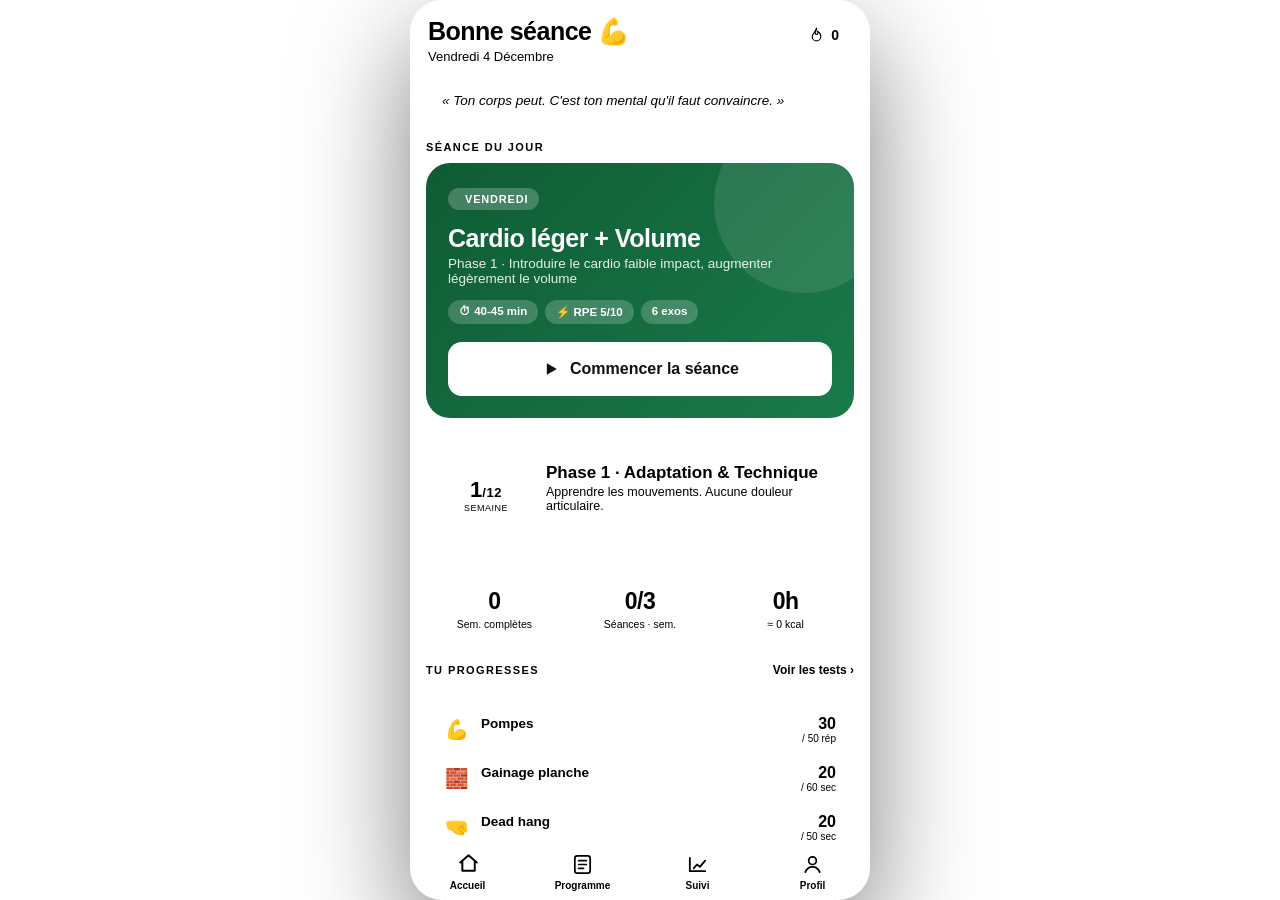
<file: Calisthenics 12S.html>
<!DOCTYPE html>
<html lang="fr" data-theme="dark">
<head>
<meta charset="UTF-8">
<meta name="viewport" content="width=device-width, initial-scale=1.0, maximum-scale=1.0, user-scalable=no, viewport-fit=cover">
<meta name="apple-mobile-web-app-capable" content="yes">
<meta name="apple-mobile-web-app-status-bar-style" content="black-translucent">
<meta name="theme-color" content="#0B0D10">
<title>Calisthenics 12S</title>
<style>
*,*::before,*::after{box-sizing:border-box;margin:0;padding:0;-webkit-tap-highlight-color:transparent;touch-action:manipulation;}
html{height:100%;}

/* ════════ THÈMES ════════ */
:root{
  --r:18px; --r-s:12px; --r-l:24px;
  --nav-h:74px; --safe-b:env(safe-area-inset-bottom,0px);
  --ease:cubic-bezier(.22,.61,.36,1);
}
[data-theme="dark"]{
  --bg:#0B0D10; --bg2:#0F1217; --card:#171B22; --card2:#1F242E; --border:rgba(255,255,255,.08);
  --text:#F1F3F6; --text2:#9AA2AF; --text3:#697080; --shadow:0 10px 34px rgba(0,0,0,.5); --backdrop:#050608;
  --blue:#C6FF00; --accent-ink:#0A0C00; --blue-l:rgba(198,255,0,.14); --blue-d:#D8FF66;
  --green:#34D17E; --green-l:rgba(52,209,126,.16); --orange:#FFA64D; --orange-l:rgba(255,166,77,.16); --red:#FF6B5E;
}
[data-theme="blue"]{
  --bg:#EDF1F8; --bg2:#E5EBF4; --card:#FFFFFF; --card2:#F5F8FC; --border:#E3E9F3;
  --text:#16202F; --text2:#5B6A84; --text3:#93A0B4; --shadow:0 8px 26px rgba(30,60,120,.10); --backdrop:#D6DEEC;
  --blue:#1E5FA8; --accent-ink:#FFFFFF; --blue-l:#DCE8F7; --blue-d:#143F72;
  --green:#16864F; --green-l:#D6F0E2; --orange:#C05000; --orange-l:#FCE6D6; --red:#C0392B;
}
[data-theme="noir"]{
  --bg:#0C0E13; --bg2:#11141B; --card:#171B23; --card2:#1F242E; --border:rgba(255,255,255,.07);
  --text:#E9EDF3; --text2:#959EAE; --text3:#69717f; --shadow:0 10px 34px rgba(0,0,0,.5); --backdrop:#05070A;
  --blue:#5AA2FF; --accent-ink:#05132B; --blue-l:rgba(90,162,255,.14); --blue-d:#A9CEFF;
  --green:#3DD68C; --green-l:rgba(61,214,140,.14); --orange:#FFB066; --orange-l:rgba(255,176,102,.14); --red:#FF6B5E;
}
[data-theme="light"]{
  --bg:#FFF6F0; --bg2:#FFEFE3; --card:#FFFFFF; --card2:#FFF4EC; --border:#F3E3D6;
  --text:#241710; --text2:#7C6757; --text3:#AB9A8C; --shadow:0 8px 26px rgba(190,100,50,.12); --backdrop:#F0DDCD;
  --blue:#F2581C; --accent-ink:#FFFFFF; --blue-l:#FFE2D2; --blue-d:#9C3A10;
  --green:#1F9E5A; --green-l:#D8F2E3; --orange:#E07A00; --orange-l:#FCE9CD; --red:#D23A2A;
}

body{font-family:-apple-system,'SF Pro Display',BlinkMacSystemFont,'Segoe UI',Roboto,sans-serif;
  background:var(--backdrop);color:var(--text);min-height:100dvh;overscroll-behavior:none;
  -webkit-font-smoothing:antialiased;display:flex;align-items:center;justify-content:center;
  transition:background .35s var(--ease);}

/* ════════ FRAME (colonne téléphone) ════════ */
#frame{position:relative;width:100%;max-width:460px;height:100dvh;background:var(--bg);
  overflow:hidden;display:flex;flex-direction:column;transition:background .35s var(--ease);}
@media(min-width:480px){#frame{height:min(100dvh,900px);border-radius:32px;box-shadow:0 40px 110px rgba(0,0,0,.5);}}
#app{flex:1;display:flex;flex-direction:column;overflow:hidden;height:100%;}
.pages{flex:1;overflow:hidden;position:relative;}
.page{position:absolute;inset:0;overflow-y:auto;overflow-x:hidden;
  padding:0 0 calc(var(--nav-h) + var(--safe-b) + 10px);display:none;-webkit-overflow-scrolling:touch;}
.page.active{display:block;animation:fade .35s var(--ease);}
@keyframes fade{from{opacity:0;transform:translateY(8px);}to{opacity:1;transform:none;}}
::-webkit-scrollbar{width:0;}

/* ════════ NAV ════════ */
nav{background:var(--card);border-top:1px solid var(--border);padding-bottom:var(--safe-b);
  display:flex;flex-shrink:0;z-index:50;}
nav button{flex:1;border:none;background:none;padding:11px 4px 9px;display:flex;flex-direction:column;
  align-items:center;gap:4px;font-size:10px;font-weight:600;color:var(--text3);cursor:pointer;min-height:58px;
  transition:color .15s;}
nav button .ni{width:24px;height:24px;display:grid;place-items:center;transition:transform .2s var(--ease);}
nav button .ni svg{width:23px;height:23px;}
nav button.on{color:var(--blue);}
nav button.on .ni{transform:translateY(-1px) scale(1.08);}

/* ════════ TOP BAR ════════ */
.topbar{padding:calc(18px + env(safe-area-inset-top,0px)) 18px 0;}
.topbar h1{font-size:27px;font-weight:800;letter-spacing:-.6px;}
.topbar p{color:var(--text2);font-size:13.5px;margin-top:3px;}
.eyebrow{font-size:11px;font-weight:800;color:var(--text3);text-transform:uppercase;letter-spacing:1.4px;}

/* ════════ HERO / GRADIENT CARDS ════════ */
.hero{margin:14px 16px 0;border-radius:var(--r);padding:20px;color:#fff;position:relative;overflow:hidden;}
.hero::before{content:'';position:absolute;top:-34px;right:-30px;width:130px;height:130px;border-radius:50%;background:rgba(255,255,255,.12);}
.hero::after{content:'';position:absolute;bottom:-44px;right:24px;width:170px;height:170px;border-radius:50%;background:rgba(255,255,255,.07);}
.hero-label{font-size:11px;font-weight:800;opacity:.85;text-transform:uppercase;letter-spacing:1px;}
.hero-value{font-size:40px;font-weight:900;line-height:1.05;margin-top:4px;letter-spacing:-1px;}
.hero-sub{font-size:14px;opacity:.88;margin-top:3px;}

/* ════════ DASHBOARD (ACCUEIL) ════════ */
#home{padding-bottom:6px;}
.dash-head{display:flex;align-items:flex-start;justify-content:space-between;gap:12px;
  padding:calc(18px + env(safe-area-inset-top,0px)) 18px 0;}
.dash-head h1{font-size:25px;font-weight:800;letter-spacing:-.5px;line-height:1.1;}
.dash-head p{color:var(--text2);font-size:13px;margin-top:3px;text-transform:capitalize;}
.streak-pill{display:flex;align-items:center;gap:6px;background:var(--blue-l);color:var(--blue);
  border-radius:999px;padding:8px 13px;font-weight:800;font-size:14px;flex-shrink:0;white-space:nowrap;}
.streak-pill svg{width:17px;height:17px;}

.quote{margin:14px 16px 0;padding:13px 16px;border-radius:var(--r-s);background:var(--blue-l);
  border-left:3px solid var(--blue);}
.quote p{font-size:13.5px;font-style:italic;color:var(--blue-d);line-height:1.45;font-weight:500;}

.sec{padding:18px 16px 0;}
.sec-title{display:flex;align-items:center;justify-content:space-between;margin-bottom:10px;}
.sec-title .eyebrow{font-size:11px;}
.sec-title a{font-size:12px;font-weight:700;color:var(--blue);cursor:pointer;}

/* séance du jour */
.today{border-radius:var(--r-l);padding:22px;color:#fff;position:relative;overflow:hidden;box-shadow:var(--shadow);}
.today::after{content:'';position:absolute;top:-50px;right:-40px;width:180px;height:180px;border-radius:50%;background:rgba(255,255,255,.10);}
.today-tag{display:inline-flex;align-items:center;gap:6px;font-size:11px;font-weight:800;text-transform:uppercase;
  letter-spacing:.8px;background:rgba(255,255,255,.22);padding:5px 11px;border-radius:999px;position:relative;z-index:1;}
.today-title{font-size:25px;font-weight:900;margin-top:14px;letter-spacing:-.5px;position:relative;z-index:1;}
.today-sub{font-size:13.5px;opacity:.9;margin-top:3px;position:relative;z-index:1;}
.today-chips{display:flex;gap:7px;margin-top:14px;flex-wrap:wrap;position:relative;z-index:1;}
.today-chips .chip{background:rgba(255,255,255,.2);color:#fff;font-size:11.5px;font-weight:700;padding:5px 11px;border-radius:999px;}
.today-btn{margin-top:18px;width:100%;background:#fff;color:#111;border:none;border-radius:14px;
  padding:16px;font-size:16px;font-weight:800;cursor:pointer;display:flex;align-items:center;justify-content:center;gap:9px;
  min-height:54px;position:relative;z-index:1;transition:transform .12s;}
.today-btn svg{width:20px;height:20px;}
.today-btn:active{transform:scale(.97);}

/* progress ring card */
.ring-card{display:flex;align-items:center;gap:18px;background:var(--card);border-radius:var(--r);
  padding:18px;box-shadow:var(--shadow);}
.ring{position:relative;width:84px;height:84px;flex-shrink:0;}
.ring svg{transform:rotate(-90deg);}
.ring .rt{fill:none;stroke:var(--card2);stroke-width:9;}
.ring .rf{fill:none;stroke:var(--blue);stroke-width:9;stroke-linecap:round;transition:stroke-dashoffset .6s var(--ease);}
.ring-num{position:absolute;inset:0;display:flex;flex-direction:column;align-items:center;justify-content:center;}
.ring-num b{font-size:22px;font-weight:900;line-height:1;}
.ring-num span{font-size:9px;color:var(--text3);text-transform:uppercase;letter-spacing:.5px;margin-top:2px;}
.ring-info .pn{font-size:17px;font-weight:800;}
.ring-info .ps{font-size:12.5px;color:var(--text2);margin-top:2px;}
.ring-bar{height:6px;border-radius:20px;background:var(--card2);overflow:hidden;margin-top:10px;}
.ring-bar i{display:block;height:100%;border-radius:20px;background:var(--blue);transition:width .6s var(--ease);}

/* stat row */
.stat-row{display:grid;grid-template-columns:1fr 1fr 1fr;gap:9px;}
.stat-card{background:var(--card);border-radius:var(--r-s);padding:14px 8px;box-shadow:var(--shadow);text-align:center;}
.stat-val{font-size:23px;font-weight:900;color:var(--blue);letter-spacing:-.5px;}
.stat-lbl{font-size:10.5px;color:var(--text2);margin-top:3px;line-height:1.2;}

/* benchmarks */
.bench{background:var(--card);border-radius:var(--r);padding:18px;box-shadow:var(--shadow);}
.bench-row{display:flex;align-items:center;gap:11px;padding:10px 0;}
.bench-row+.bench-row{border-top:1px solid var(--border);}
.bench-ic{font-size:19px;width:26px;text-align:center;flex-shrink:0;}
.bench-mid{flex:1;min-width:0;}
.bench-name{font-size:13.5px;font-weight:600;}
.bench-bar{height:6px;border-radius:20px;background:var(--card2);overflow:hidden;margin-top:6px;}
.bench-bar i{display:block;height:100%;border-radius:20px;background:var(--green);transition:width .5s var(--ease);}
.bench-val{text-align:right;flex-shrink:0;}
.bench-val b{font-size:16px;font-weight:900;}
.bench-val span{font-size:10px;color:var(--text3);display:block;}

/* checklist compact */
.card{background:var(--card);border-radius:var(--r);padding:18px;box-shadow:var(--shadow);}
.chk-bar{height:7px;border-radius:20px;background:var(--card2);overflow:hidden;margin:4px 0 12px;}
.chk-bar i{display:block;height:100%;border-radius:20px;background:var(--green);transition:width .4s var(--ease);}
.chk-grid{display:flex;flex-wrap:wrap;gap:7px;}
.chk-chip{display:flex;align-items:center;gap:6px;padding:8px 11px;border-radius:999px;border:1.5px solid var(--border);
  background:var(--card2);font-size:12px;font-weight:600;color:var(--text2);cursor:pointer;transition:all .15s;min-height:38px;}
.chk-chip .em{font-size:13px;}
.chk-chip.on{background:var(--green-l);border-color:var(--green);color:var(--green);}

/* next test */
.test-cta{display:flex;align-items:center;gap:14px;background:var(--card);border-radius:var(--r);
  padding:18px;box-shadow:var(--shadow);cursor:pointer;border:1.5px dashed var(--border);}
.test-cta .ti{width:48px;height:48px;border-radius:14px;flex-shrink:0;display:grid;place-items:center;
  background:var(--orange-l);color:var(--orange);font-size:24px;}
.test-cta .tinfo{flex:1;}
.test-cta .tinfo b{font-size:15px;font-weight:800;display:block;}
.test-cta .tinfo span{font-size:12.5px;color:var(--text2);}
.test-cta .tarrow{color:var(--text3);font-size:20px;}

/* ════════ SECTION / SESSION CARDS (programme + accueil) ════════ */
.section{padding:16px 16px 0;}
.section-head{font-size:11px;font-weight:800;color:var(--text3);text-transform:uppercase;letter-spacing:1.2px;margin-bottom:9px;}
.s-card{border-radius:var(--r);padding:16px;margin-bottom:10px;display:flex;align-items:center;gap:13px;
  box-shadow:var(--shadow);cursor:pointer;transition:transform .1s;color:#fff;}
.s-card:active{transform:scale(.985);}
.s-card-icon{width:50px;height:50px;border-radius:14px;background:rgba(255,255,255,.22);display:flex;
  align-items:center;justify-content:center;flex-shrink:0;}
.s-card-icon svg{width:25px;height:25px;color:#fff;}
.s-card-info{flex:1;min-width:0;}
.s-card-info h4{font-size:15px;font-weight:800;color:#fff;}
.s-card-info p{font-size:12px;color:rgba(255,255,255,.82);margin-top:2px;}
.s-card-chips{display:flex;gap:6px;margin-top:8px;flex-wrap:wrap;}
.chip{background:rgba(255,255,255,.22);color:#fff;font-size:11px;font-weight:600;padding:3px 9px;border-radius:20px;}
.s-card-arrow{color:rgba(255,255,255,.7);font-size:22px;flex-shrink:0;}

/* ════════ BUTTONS ════════ */
.btn{display:inline-flex;align-items:center;justify-content:center;gap:8px;border:none;cursor:pointer;
  font-weight:800;border-radius:var(--r-s);transition:transform .1s,opacity .15s;min-height:48px;font-family:inherit;}
.btn:active{transform:scale(.97);}
.btn-primary{background:var(--blue);color:var(--accent-ink);font-size:15px;padding:14px 24px;width:100%;}
.btn-outline{background:var(--blue-l);color:var(--blue);font-size:14px;padding:12px 20px;}
.btn-green{background:var(--green);color:#fff;font-size:15px;padding:14px 24px;}
.btn-sm{font-size:13px;padding:10px 16px;min-height:40px;}
.btn-danger{background:var(--red);color:#fff;opacity:.92;}

/* ════════ PROG / WEEK GRID ════════ */
.wk-grid{display:grid;grid-template-columns:repeat(4,1fr);gap:8px;}
.wk-btn{padding:13px 4px;border-radius:var(--r-s);border:2px solid var(--border);background:var(--card);
  cursor:pointer;font-size:13px;font-weight:800;color:var(--text2);text-align:center;min-height:50px;transition:all .15s;}
.wk-btn.sel{background:var(--blue);color:var(--accent-ink);border-color:var(--blue);}
.wk-btn.done{background:var(--green-l);color:var(--green);border-color:var(--green);}
.wk-btn.cur{border-color:var(--orange);color:var(--orange);}

/* ════════ SUIVI ════════ */
.tabs{display:flex;background:var(--card);border-radius:var(--r);padding:5px;gap:4px;margin-bottom:12px;box-shadow:var(--shadow);}
.tab{flex:1;padding:11px 4px;border:none;border-radius:var(--r-s);background:none;font-size:13px;font-weight:800;
  color:var(--text2);cursor:pointer;min-height:44px;font-family:inherit;transition:all .15s;}
.tab.on{background:var(--blue);color:var(--accent-ink);}
.card h3{font-size:16px;font-weight:800;}
.prog{background:var(--card2);border-radius:20px;height:7px;overflow:hidden;margin-top:8px;}
.prog-fill{height:100%;border-radius:20px;transition:width .5s var(--ease);}

.chk-item{display:flex;align-items:center;gap:14px;padding:14px 0;border-bottom:1px solid var(--border);cursor:pointer;min-height:56px;}
.chk-item:last-child{border-bottom:none;}
.chk-icon{font-size:22px;width:28px;text-align:center;flex-shrink:0;}
.chk-lbl{flex:1;font-size:15px;font-weight:500;}
.chk-box{width:28px;height:28px;border-radius:9px;border:2px solid var(--border);flex-shrink:0;display:flex;
  align-items:center;justify-content:center;font-size:15px;transition:all .2s;color:#fff;}
.chk-box.on{background:var(--green);border-color:var(--green);}

input[type=number],select,textarea{border:2px solid var(--border);border-radius:var(--r-s);padding:12px 14px;
  font-size:16px;width:100%;background:var(--card2);-webkit-appearance:none;color:var(--text);font-family:inherit;}
input:focus,select:focus,textarea:focus{outline:none;border-color:var(--blue);}
textarea{resize:none;}
label.field-label{font-size:13px;color:var(--text2);font-weight:600;display:block;margin-bottom:6px;margin-top:12px;}

.warn-box{background:var(--orange-l);border-left:4px solid var(--orange);padding:12px 14px;border-radius:0 var(--r-s) var(--r-s) 0;font-size:13px;color:var(--orange);margin-top:10px;line-height:1.5;}
.info-box{background:var(--blue-l);border-left:4px solid var(--blue);padding:12px 14px;border-radius:0 var(--r-s) var(--r-s) 0;font-size:13px;color:var(--blue-d);margin-top:10px;line-height:1.5;}

.test-row{display:flex;align-items:center;gap:10px;padding:12px 0;border-bottom:1px solid var(--border);}
.test-row:last-child{border-bottom:none;}
.test-row label{flex:1;font-size:14px;font-weight:500;}
.test-row .tgt{font-size:11px;color:var(--green);font-weight:600;margin-top:2px;}
.test-row input{width:70px;padding:8px;font-size:16px;font-weight:700;text-align:center;}
.test-row .unit{font-size:12px;color:var(--text2);width:26px;}

.perf-entry{padding:11px 0;border-bottom:1px solid var(--border);}
.perf-entry:last-child{border-bottom:none;}
.perf-date{font-size:11px;color:var(--text2);}
.perf-name{font-size:14px;font-weight:600;}
.perf-val{font-size:14px;font-weight:800;color:var(--green);}
.empty-msg{text-align:center;padding:32px 16px;color:var(--text2);font-size:14px;}
.empty-msg .ei{font-size:40px;margin-bottom:8px;}
.divider{height:1px;background:var(--border);margin:0 16px;}

/* theme picker */
.theme-grid{display:grid;grid-template-columns:1fr 1fr;gap:10px;margin-top:6px;}
.theme-opt{border:2px solid var(--border);border-radius:var(--r-s);padding:12px;cursor:pointer;text-align:left;
  background:var(--card2);transition:all .15s;display:flex;align-items:center;gap:11px;min-height:58px;}
.theme-opt.on{border-color:var(--blue);}
.theme-sw{width:34px;height:34px;border-radius:10px;flex-shrink:0;border:1px solid rgba(0,0,0,.15);position:relative;overflow:hidden;}
.theme-sw i{position:absolute;right:5px;bottom:5px;width:13px;height:13px;border-radius:4px;}
.theme-opt b{font-size:13.5px;font-weight:700;display:block;}
.theme-opt span{font-size:11px;color:var(--text2);}

/* ════════ SESSION ════════ */
#session{position:absolute;inset:0;background:var(--bg);z-index:200;display:none;flex-direction:column;overflow:hidden;}
#session.on{display:flex;}
#sess-top{padding:calc(12px + env(safe-area-inset-top,0px)) 16px 12px;display:flex;align-items:center;gap:12px;flex-shrink:0;}
#sess-back{background:rgba(255,255,255,.2);color:#fff;border:none;border-radius:11px;padding:10px 14px;font-size:14px;font-weight:700;cursor:pointer;min-height:44px;}
#sess-title-wrap{flex:1;min-width:0;}
#sess-title{font-size:16px;font-weight:800;white-space:nowrap;overflow:hidden;text-overflow:ellipsis;color:#fff;}
#sess-sub{font-size:12px;color:rgba(255,255,255,.78);}
#sess-prog-strip{height:4px;background:var(--card2);flex-shrink:0;}
#sess-prog-fill{height:100%;background:var(--green);width:0%;transition:width .4s;}
#sess-body{flex:1;overflow-y:auto;-webkit-overflow-scrolling:touch;padding:0 16px 20px;}
.phase-item{display:flex;align-items:center;gap:12px;padding:12px 0;border-bottom:1px solid var(--border);}
.phase-item:last-child{border-bottom:none;}
.phase-dot{width:8px;height:8px;border-radius:50%;background:var(--blue);flex-shrink:0;}
.phase-txt{font-size:14px;}
.ex-card{background:var(--card);border-radius:var(--r);margin-bottom:10px;overflow:hidden;box-shadow:var(--shadow);border:2px solid transparent;transition:border-color .2s;}
.ex-card.active-ex{border-color:var(--blue);}
.ex-card.done-ex{border-color:var(--green);}
.ex-head{display:flex;align-items:center;gap:12px;padding:14px 16px;cursor:pointer;min-height:60px;}
.ex-num{width:36px;height:36px;border-radius:11px;background:var(--blue-l);color:var(--blue);font-weight:800;font-size:15px;display:flex;align-items:center;justify-content:center;flex-shrink:0;}
.ex-num.done{background:var(--green-l);color:var(--green);}
.ex-head-info{flex:1;min-width:0;}
.ex-head-name{font-size:15px;font-weight:700;}
.ex-head-detail{font-size:12px;color:var(--text2);margin-top:2px;}
.ex-chevron{color:var(--text3);font-size:18px;transition:transform .2s;}
.ex-chevron.open{transform:rotate(90deg);}
.ex-body{display:none;padding:0 16px 16px;border-top:1px solid var(--border);}
.ex-body.open{display:block;}
.tip-box{background:var(--blue-l);border-radius:var(--r-s);padding:10px 12px;font-size:13px;color:var(--blue-d);margin-top:12px;line-height:1.5;}
.alt-box{background:var(--orange-l);border-radius:var(--r-s);padding:10px 12px;font-size:13px;color:var(--orange);margin-top:8px;line-height:1.5;}
.sets-row{display:flex;gap:10px;margin-top:14px;flex-wrap:wrap;}
.set-btn{width:48px;height:48px;border-radius:13px;border:2px solid var(--border);background:var(--card2);cursor:pointer;font-size:14px;font-weight:700;color:var(--text2);display:flex;align-items:center;justify-content:center;transition:all .15s;flex-shrink:0;}
.set-btn:active{transform:scale(.93);}
.set-btn.done{background:var(--green);border-color:var(--green);color:#fff;}
.rest-btn-inline{background:var(--blue-l);color:var(--blue);border:none;border-radius:var(--r-s);padding:12px 16px;font-size:14px;font-weight:700;cursor:pointer;margin-top:12px;width:100%;min-height:48px;display:flex;align-items:center;justify-content:center;gap:6px;}
.log-row{display:flex;align-items:center;gap:10px;margin-top:12px;background:var(--card2);border-radius:var(--r-s);padding:10px 12px;}
.log-row label{flex:1;font-size:13px;color:var(--text2);font-weight:600;}
.log-row input{width:72px;padding:8px;font-size:18px;font-weight:800;text-align:center;}
.log-unit{font-size:12px;color:var(--text2);font-weight:600;}
#sess-foot{background:var(--card);border-top:1px solid var(--border);padding:12px 16px calc(12px + var(--safe-b));display:flex;gap:10px;flex-shrink:0;}

/* ════════ TIMER ════════ */
#timer{position:absolute;inset:0;background:#0E1320;z-index:300;display:none;flex-direction:column;align-items:center;justify-content:center;padding:32px 24px;}
#timer.on{display:flex;}
#t-label{font-size:18px;font-weight:700;color:rgba(255,255,255,.75);text-align:center;margin-bottom:8px;}
#t-next{font-size:14px;color:rgba(255,255,255,.45);text-align:center;margin-top:8px;}
#t-circle{width:220px;height:220px;position:relative;margin:16px auto;}
#t-circle svg{transform:rotate(-90deg);width:100%;height:100%;}
.t-track{fill:none;stroke:rgba(255,255,255,.1);stroke-width:12;}
.t-fill{fill:none;stroke:var(--blue);stroke-width:12;stroke-linecap:round;transition:stroke-dashoffset .9s linear;}
#t-num{position:absolute;inset:0;display:flex;align-items:center;justify-content:center;font-size:72px;font-weight:900;color:#fff;letter-spacing:-2px;}
#t-btns{display:flex;gap:16px;margin-top:32px;}
#t-btns button{flex:1;padding:16px;border-radius:var(--r);border:2px solid rgba(255,255,255,.2);background:rgba(255,255,255,.1);color:#fff;font-size:16px;font-weight:700;cursor:pointer;min-height:56px;min-width:120px;font-family:inherit;}
#t-btns button:active{background:rgba(255,255,255,.2);}

/* ════════ TOAST ════════ */
#toast{position:absolute;bottom:calc(var(--nav-h) + var(--safe-b) + 14px);left:50%;transform:translateX(-50%) translateY(20px);
  background:var(--text);color:var(--bg);padding:12px 22px;border-radius:24px;font-size:14px;font-weight:700;z-index:500;
  white-space:nowrap;opacity:0;transition:opacity .25s,transform .25s;pointer-events:none;box-shadow:0 8px 24px rgba(0,0,0,.3);}
#toast.on{opacity:1;transform:translateX(-50%) translateY(0);}
#toast.ok{background:var(--green);color:#fff;}
#toast.err{background:var(--red);color:#fff;}
</style>
</head>
<body>
<div id="frame">
<div id="app">
  <div class="pages">

    <!-- ACCUEIL -->
    <div class="page active" id="p-home"><div id="home"></div></div>

    <!-- PROGRAMME -->
    <div class="page" id="p-prog">
      <div class="topbar"><h1>Programme</h1><p>12 semaines · 3 phases</p></div>
      <div class="section" style="padding-top:14px;"><div class="wk-grid" id="wk-grid"></div></div>
      <div id="wk-detail" style="padding:0 16px;"></div>
    </div>

    <!-- SUIVI -->
    <div class="page" id="p-suivi">
      <div class="topbar"><h1>Mon Suivi</h1><p>Checklist · Perfs · Tests</p></div>
      <div class="section" style="padding-top:14px;">
        <div class="tabs">
          <button class="tab on" onclick="switchTab(this,'tc-chk')">✅ Semaine</button>
          <button class="tab" onclick="switchTab(this,'tc-perf')">💪 Perfs</button>
          <button class="tab" onclick="switchTab(this,'tc-test')">🎯 Tests</button>
        </div>
        <div id="tc-chk">
          <div class="card" style="padding-bottom:8px;margin-bottom:10px;">
            <div style="display:flex;align-items:center;justify-content:space-between;margin-bottom:4px;">
              <h3 id="chk-title">Semaine 1</h3>
              <div style="display:flex;gap:6px;">
                <button onclick="chkWeek(-1)" class="btn btn-outline btn-sm" style="min-width:40px;padding:8px;">◀</button>
                <button onclick="chkWeek(1)" class="btn btn-outline btn-sm" style="min-width:40px;padding:8px;">▶</button>
              </div>
            </div>
            <div class="prog"><div class="prog-fill" id="chk-bar" style="background:var(--green)"></div></div>
            <div style="font-size:12px;color:var(--text2);margin-top:6px;" id="chk-score">0/9 complétés</div>
            <div id="chk-items" style="margin-top:4px;"></div>
          </div>
          <div class="card">
            <h3 style="margin-bottom:8px;">Notes de la semaine</h3>
            <textarea id="chk-notes" rows="4" placeholder="Sensations, points positifs, à améliorer..."></textarea>
            <button class="btn btn-primary btn-sm" style="margin-top:8px;" onclick="saveNotes()">Sauvegarder</button>
          </div>
        </div>
        <div id="tc-perf" style="display:none;">
          <div class="card">
            <h3 style="margin-bottom:10px;">Logger une performance</h3>
            <label class="field-label" style="margin-top:0">Exercice</label>
            <select id="perf-ex">
              <option>Pompes classiques</option><option>Squats</option><option>Diamond push-up</option>
              <option>Gainage planche</option><option>Dead hang barre</option><option>Traction négative</option>
              <option>Corde à sauter</option><option>L-sit / Leg compression</option><option>V-taps</option><option>No-bar back row</option>
            </select>
            <div style="display:flex;gap:8px;">
              <div style="flex:1;"><label class="field-label">Séries</label>
                <input type="number" id="perf-sets" placeholder="3" inputmode="numeric" min="1" max="20" oninput="updPerfPreview()"></div>
              <div style="flex:1.4;"><label class="field-label">Valeur / série</label>
                <input type="number" id="perf-val" placeholder="20" inputmode="numeric" min="0" oninput="updPerfPreview()"></div>
              <div style="flex:1;"><label class="field-label">Unité</label>
                <select id="perf-unit" onchange="updPerfPreview()"><option>rép</option><option>sec</option><option>min</option></select></div>
            </div>
            <div style="margin-top:8px;background:var(--blue-l);border-radius:var(--r-s);padding:10px 12px;font-size:13px;color:var(--blue-d);font-weight:700;text-align:center;" id="perf-preview">— × — rép</div>
            <label class="field-label">Semaine</label>
            <select id="perf-wk"></select>
            <button class="btn btn-green" style="margin-top:14px;" onclick="logPerf()">💾 Enregistrer</button>
          </div>
          <div class="section-head" style="padding:12px 0 6px;">Historique</div>
          <div class="card" id="perf-hist"></div>
        </div>
        <div id="tc-test" style="display:none;">
          <div class="info-box" style="margin-bottom:10px;">Fais les tests aux semaines 0, 4, 8 et 12.</div>
          <div style="display:flex;gap:8px;flex-wrap:wrap;margin-bottom:12px;" id="test-btns"></div>
          <div class="card" id="test-form"></div>
        </div>
      </div>
    </div>

    <!-- PROFIL -->
    <div class="page" id="p-profil">
      <div class="topbar"><h1>Profil</h1><p>Thème · Réglages &amp; rappels</p></div>
      <div class="section" style="padding-top:14px;">
        <div class="card" style="margin-bottom:10px;">
          <h3 style="margin-bottom:4px;">🎨 Thème</h3>
          <p style="font-size:12.5px;color:var(--text2);">Choisis l'ambiance de l'app.</p>
          <div class="theme-grid" id="theme-grid"></div>
        </div>
        <div class="card" style="margin-bottom:10px;">
          <h3 style="margin-bottom:10px;">Ma semaine actuelle</h3>
          <label class="field-label" style="margin-top:0;">Je suis à la semaine</label>
          <select id="wk-sel" onchange="setWeek(this.value)"></select>
          <div style="font-size:13px;color:var(--text2);margin-top:8px;line-height:1.5;white-space:pre-line;" id="pr-phase-info"></div>
        </div>
        <div class="card" style="margin-bottom:10px;">
          <h3 style="margin-bottom:10px;">⚡ Jour difficile (15-20 min)</h3>
          <div style="font-size:13px;color:var(--text2);line-height:2;">Squat 2×10 · Pompes 2×10 · No-bar row 2×10 · Planche 2×20s · Superman 1×10</div>
        </div>
        <div class="card" style="margin-bottom:10px;">
          <h3 style="margin-bottom:10px;">🦵 Zéro douleur genou</h3>
          <div style="font-size:13px;color:var(--text2);line-height:2;">Pont fessier 4×15 · Pompes 4×12 · Diamond push-up 3×8 · Row 4×12 · Superman 3×12 · Dead bug 3×8/côté · Planche 4×30s</div>
        </div>
        <div class="card" style="margin-bottom:10px;">
          <h3 style="margin-bottom:10px;">🥗 Rappels nutrition</h3>
          <div style="font-size:13px;color:var(--text2);line-height:2;">Protéines : 136-170g/jour · Eau : min 2,5L · Légumes : ½ assiette · Pas de sucres rapides post-séance</div>
        </div>
        <div class="card">
          <h3 style="margin-bottom:8px;color:var(--red);">🗑 Réinitialiser</h3>
          <p style="font-size:13px;color:var(--text2);margin-bottom:10px;">Efface le suivi (checklist, perfs, tests).</p>
          <button class="btn btn-danger btn-sm" onclick="resetAll()">Réinitialiser les données</button>
        </div>
      </div>
    </div>

  </div>

  <nav>
    <button class="on" id="nb-home" onclick="goTo('home')"><span class="ni" id="ni-home"></span>Accueil</button>
    <button id="nb-prog" onclick="goTo('prog')"><span class="ni" id="ni-prog"></span>Programme</button>
    <button id="nb-suivi" onclick="goTo('suivi')"><span class="ni" id="ni-suivi"></span>Suivi</button>
    <button id="nb-profil" onclick="goTo('profil')"><span class="ni" id="ni-profil"></span>Profil</button>
  </nav>
</div>

<!-- SESSION -->
<div id="session">
  <div id="sess-top">
    <button id="sess-back" onclick="closeSession()">← Retour</button>
    <div id="sess-title-wrap"><div id="sess-title"></div><div id="sess-sub"></div></div>
  </div>
  <div id="sess-prog-strip"><div id="sess-prog-fill"></div></div>
  <div id="sess-body">
    <div style="padding:14px 0 4px;font-size:12px;font-weight:800;color:var(--text3);text-transform:uppercase;letter-spacing:.8px;">Échauffement</div>
    <div class="card" style="padding:8px 16px;" id="sess-warmup"></div>
    <div style="padding:14px 0 4px;font-size:12px;font-weight:800;color:var(--text3);text-transform:uppercase;letter-spacing:.8px;">Exercices</div>
    <div id="sess-exs"></div>
    <div style="padding:14px 0 4px;font-size:12px;font-weight:800;color:var(--text3);text-transform:uppercase;letter-spacing:.8px;">Retour au calme</div>
    <div class="card" style="padding:8px 16px;" id="sess-cool"></div>
    <div class="info-box" id="sess-goal-box" style="margin:12px 0 0;"></div>
  </div>
  <div id="sess-foot">
    <button class="btn btn-outline" style="flex:1;" onclick="closeSession()">Annuler</button>
    <button class="btn btn-green" style="flex:2;" onclick="finishSession()">✅ Séance terminée !</button>
  </div>
</div>

<!-- TIMER -->
<div id="timer">
  <div id="t-label">Repos</div>
  <div id="t-circle">
    <svg viewBox="0 0 220 220"><circle class="t-track" cx="110" cy="110" r="96"/><circle class="t-fill" id="t-ring" cx="110" cy="110" r="96" stroke-dasharray="603" stroke-dashoffset="0"/></svg>
    <div id="t-num">—</div>
  </div>
  <div id="t-next"></div>
  <div id="t-btns"><button onclick="skipTimer()">Passer ▶</button><button onclick="stopTimer()">Arrêter ✕</button></div>
</div>

<div id="toast"></div>
</div>

<script>
/* ════════ ICÔNES (nav) ════════ */
const ICON={
  home:'<svg viewBox="0 0 24 24" fill="none"><path d="M4 11 12 4l8 7M6 10v9h12v-9" stroke="currentColor" stroke-width="1.9" stroke-linecap="round" stroke-linejoin="round"/></svg>',
  prog:'<svg viewBox="0 0 24 24" fill="none"><rect x="4" y="3" width="16" height="18" rx="2.5" stroke="currentColor" stroke-width="1.8"/><path d="M8 8h8M8 12h8M8 16h5" stroke="currentColor" stroke-width="1.8" stroke-linecap="round"/></svg>',
  suivi:'<svg viewBox="0 0 24 24" fill="none"><path d="M4 19V5M4 19h16M8 16l3.5-4 3 2.5L20 8" stroke="currentColor" stroke-width="1.9" stroke-linecap="round" stroke-linejoin="round"/></svg>',
  profil:'<svg viewBox="0 0 24 24" fill="none"><circle cx="12" cy="8" r="4" stroke="currentColor" stroke-width="1.8"/><path d="M4.5 20c1.4-3.8 4.2-5.5 7.5-5.5s6.1 1.7 7.5 5.5" stroke="currentColor" stroke-width="1.8" stroke-linecap="round"/></svg>',
  flame:'<svg viewBox="0 0 24 24" fill="none"><path d="M12 3c1 3-2 4-2 7a2 2 0 0 0 4 0c0-1-.5-1.5-.5-2.5C16 9 18 12 18 15a6 6 0 1 1-12 0c0-4 4-5 6-12Z" stroke="currentColor" stroke-width="1.7" stroke-linejoin="round"/></svg>',
  play:'<svg viewBox="0 0 24 24" fill="none"><path d="M7 5v14l12-7L7 5Z" fill="currentColor"/></svg>',
  check:'<svg viewBox="0 0 24 24" fill="none"><path d="m5 12.5 4.5 4.5L19 7" stroke="currentColor" stroke-width="2.4" stroke-linecap="round" stroke-linejoin="round"/></svg>',
  dumbbell:'<svg viewBox="0 0 24 24" fill="none"><path d="M5 9v6m4-9v12m6-12v12m4-9v6M3 12h2m14 0h2" stroke="currentColor" stroke-width="2" stroke-linecap="round"/></svg>',
  bolt:'<svg viewBox="0 0 24 24" fill="none"><path d="M13 2 4 14h6l-1 8 9-12h-6l1-8Z" stroke="currentColor" stroke-width="1.8" stroke-linejoin="round"/></svg>',
  fire:'<svg viewBox="0 0 24 24" fill="none"><path d="M12 3c1 3-2 4-2 7a2 2 0 0 0 4 0c0-1-.5-1.5-.5-2.5C16 9 18 12 18 15a6 6 0 1 1-12 0c0-4 4-5 6-12Z" stroke="currentColor" stroke-width="1.7" stroke-linejoin="round"/></svg>',
};

</script>
<script>
/* DONNÉES PROGRAMME (inline) */
// ============================================================
// Calisthenics 12S — DONNÉES DU PROGRAMME (verbatim de l'app originale)
// Ne pas perdre : échauffements, exercices, conseils, alternatives, tests.
// ============================================================
const PH=[
  {id:1,name:"Phase 1",long:"Adaptation & Technique",weeks:[1,2,3,4],color:"#1A7A4A",bg:"#D6F0E2",grad:"linear-gradient(135deg,#0F5C34,#1A7A4A)"},
  {id:2,name:"Phase 2",long:"Progression & Volume",weeks:[5,6,7,8],color:"#1E5FA8",bg:"#D6E4F7",grad:"linear-gradient(135deg,#143F72,#1E5FA8)"},
  {id:3,name:"Phase 3",long:"Consolidation & Force",weeks:[9,10,11,12],color:"#C05000",bg:"#FDE8D8",grad:"linear-gradient(135deg,#8B3700,#C05000)"},
];
const WG={
  1:"Apprendre les mouvements. Aucune douleur articulaire.",
  2:"Introduire la corde à sauter. Évaluer les genoux.",
  3:"+2 reps sur la plupart des exercices.",
  4:"TEST DE FIN DE PHASE 1 — Faire les tests mesurables.",
  5:"Variantes plus difficiles. Augmenter la résistance des élastiques.",
  6:"+1 série sur les exercices principaux.",
  7:"Réduire les temps de repos de 10-15 sec.",
  8:"TEST DE FIN DE PHASE 2 — Faire les tests mesurables.",
  9:"Variantes avancées. Tenter la première traction négative.",
  10:"Diamond push-up cible : 10 reps propres.",
  11:"Séances les plus intenses du programme.",
  12:"TEST FINAL — Bilan complet. Fêter les progrès ! 🎉",
};
const SESS={
  "p1-lu":{title:"Lundi · Full Body A",sub:"Force & Technique",dur:"35-40 min",rpe:"5/10",goal:"Poser les bases technique + introduction des exercices cibles",
    wu:["Marche sur place 1 min","Rotations d'épaules 10x chaque sens","Rotations de hanches 10x","Cercles de poignets 10x","Fentes statiques basses 30 sec/côté","Cat-Cow 8 rép lentes","Squats partiels lents x10"],
    ex:[
      {n:"Squat partiel (¾ amplitude)",s:3,r:"12 rép",rest:60,tip:"Dos droit, genoux dans l'axe des pieds. Stop avant la douleur.",alt:"Hip hinge debout si douleur genou"},
      {n:"Pompes inclinées (mains sur chaise)",s:3,r:"10 rép",rest:60,tip:"Corps gainé. Pas d'effondrement des hanches.",alt:"Pompes sur genoux"},
      {n:"No-bar back row (élastique)",s:3,r:"10 rép",rest:60,tip:"Coudes serrés, omoplates en arrière. Pas de balancement.",alt:"Rowing assis élastique"},
      {n:"Gainage planche (genoux)",s:3,r:"15 sec",rest:45,tip:"Hanches pas trop hautes. Respirer normalement.",alt:"Superman allongé"},
      {n:"Superman",s:2,r:"10 rép",rest:45,tip:"Soulever bras et jambes, tenir 2 sec en haut.",alt:"Pont fessier"},
      {n:"Leg raises (genoux fléchis)",s:2,r:"8 rép",rest:45,tip:"Dos collé au sol. Descente lente contrôlée.",alt:"Dead bug lent"},
    ],
    cd:["Pectoraux contre mur 30 sec","Fléchisseurs hanche en fente basse 30 sec/côté","Ischios assis 30 sec","Child's pose 45 sec","Rotation thoracique allongé 30 sec/côté"]},
  "p1-me":{title:"Mercredi · Full Body B",sub:"Force + Core",dur:"35-40 min",rpe:"5/10",goal:"Progresser sur les push-ups, introduire diamond push-up et V-taps",
    wu:["Marche sur place 1 min","Rotations d'épaules 10x","Rotations de hanches 10x","Cercles de poignets 10x","Cat-Cow 8 rép","Pont fessier 10 rép","Squats partiels x10"],
    ex:[
      {n:"Squat partiel",s:3,r:"12 rép",rest:60,tip:"Même technique que lundi. On affine.",alt:"Pont fessier"},
      {n:"Pompes classiques",s:3,r:"8-10 rép",rest:60,tip:"Si fatigue : finir sur genoux. Qualité > quantité.",alt:"Pompes sur genoux"},
      {n:"Diamond push-up incliné (chaise)",s:2,r:"6 rép",rest:75,tip:"Mains en diamant sur chaise. Triceps++.",alt:"Pompes inclinées normales"},
      {n:"No-bar back row (bande forte)",s:3,r:"10 rép",rest:60,tip:"Tension constante pendant tout le mouvement.",alt:"Rowing assis"},
      {n:"V-taps (debout ou assis)",s:3,r:"10 rép",rest:45,tip:"En V renversé, toucher les pieds. Core actif.",alt:"Leg raises genoux fléchis"},
      {n:"Gainage planche (pieds)",s:3,r:"20 sec",rest:45,tip:"Ventre rentré, fessiers serrés. Progression vs lundi.",alt:"Planche sur genoux"},
    ],
    cd:["Pigeon pose 40 sec/côté","Mollets au mur 30 sec/côté","Quadriceps debout 30 sec/côté","Child's pose 45 sec","Respiration abdominale 1 min"]},
  "p1-ve":{title:"Vendredi · Full Body C",sub:"Cardio léger + Volume",dur:"40-45 min",rpe:"5/10",goal:"Introduire le cardio faible impact, augmenter légèrement le volume",
    wu:["Marche rapide sur place 2 min","Rotations complètes des bras 10x","Hip circles 10x chaque sens","Fentes dynamiques 6x/côté","Cat-Cow 8 rép","Band pull-apart élastique 15 rép"],
    ex:[
      {n:"Marche active (départ)",s:1,r:"10 min",rest:0,tip:"Rythme soutenu, bras qui bougent. Pas de course.",alt:"Marche lente sur place 5 min"},
      {n:"Squat partiel",s:3,r:"15 rép",rest:60,tip:"Volume légèrement augmenté vs lundi.",alt:"Hip hinge debout"},
      {n:"Pompes inclinées",s:3,r:"12 rép",rest:60,tip:"On cherche la fluidité, pas la vitesse.",alt:"Pompes sur genoux"},
      {n:"No-bar back row",s:3,r:"12 rép",rest:60,tip:"Contrôle à la montée ET à la descente.",alt:"Rowing assis élastique"},
      {n:"Leg compression (genoux levés assis)",s:3,r:"10 sec tenir",rest:45,tip:"Progression vers le L-sit. Dos droit, abdos activés.",alt:"Dead bug lent"},
      {n:"Superman",s:2,r:"12 rép",rest:45,tip:"+2 rép vs semaine 1.",alt:"Pont fessier"},
    ],
    cd:["Thread the needle 30 sec/côté","Ischios assis 45 sec","Fente basse fléchisseurs hanche 40 sec/côté","Rotation lombaire allongé 30 sec/côté","Child's pose 60 sec"]},
  "p2-lu":{title:"Lundi · Force + Volume",sub:"Full Body A · Phase 2",dur:"40-45 min",rpe:"6/10",goal:"Augmenter le volume total et introduire des variantes plus difficiles",
    wu:["Step jacks 1 min","Rotations d'épaules complètes 10x","Hip circles debout 10x","Fentes dynamiques 6x/côté","Squat to stand 8 rép","Inchworm 5 rép","Band pull-apart élastique 15 rép"],
    ex:[
      {n:"Squat complet (amplitude progressive)",s:4,r:"12 rép",rest:60,tip:"Si genoux OK, descendre progressivement plus bas. Jamais sous la douleur.",alt:"Squat partiel x15 ou step-ups"},
      {n:"Pompes classiques",s:4,r:"12-15 rép",rest:60,tip:"Si >15 sans effort : passer aux pompes déclinées.",alt:"Pompes sur genoux"},
      {n:"Diamond push-up (au sol)",s:3,r:"8 rép",rest:75,tip:"Version au sol maintenant. Progression depuis incliné.",alt:"Diamond incliné chaise"},
      {n:"No-bar back row (élastique plus fort)",s:4,r:"12 rép",rest:60,tip:"Augmente la résistance de l'élastique.",alt:"Rowing assis tension maximale"},
      {n:"Gainage planche (pieds)",s:4,r:"30 sec",rest:45,tip:"+10 sec vs phase 1.",alt:"Planche sur genoux 45 sec"},
      {n:"Leg compression (durée augmentée)",s:3,r:"15 sec tenir",rest:45,tip:"Cherche à avoir les jambes plus hautes. Vers le L-sit.",alt:"Leg raises genoux fléchis"},
      {n:"V-taps",s:3,r:"12 rép",rest:45,tip:"Contrôle du mouvement, pas de balancement.",alt:"Leg raises normaux"},
    ],
    cd:["Pigeon pose 45 sec/côté","Mollets au mur 30 sec/côté","Quadriceps debout 30 sec/côté","Thread the needle 30 sec/côté","Child's pose étendu 45 sec","Respiration abdominale 1 min"]},
  "p2-me":{title:"Mercredi · Cardio + Force",sub:"Full Body B · Phase 2",dur:"40-45 min",rpe:"6-7/10",goal:"Intégrer le cardio dans la séance, monter l'intensité globale",
    wu:["Step jacks 1 min","Rotations d'épaules 10x","Hip circles 10x","Inchworm avec pompe 5 rép","Squat to stand 8 rép","Band pull-apart 15 rép"],
    ex:[
      {n:"Corde à sauter (ou step jacks)",s:3,r:"45 sec + 30 sec repos",rest:60,tip:"Sauts légers sur avant-pied. Pause dès gêne genou.",alt:"Step jacks ou shadowboxing 45 sec"},
      {n:"Pompes classiques",s:4,r:"15 rép",rest:60,tip:"Rythme soutenu mais contrôlé. Descente 2 sec.",alt:"Pompes sur genoux x20"},
      {n:"No-bar back row supination",s:4,r:"12 rép",rest:60,tip:"Paumes vers le haut. Biceps travaillent plus.",alt:"Row standard"},
      {n:"Squat + montée sur pointes",s:3,r:"10 rép",rest:75,tip:"Pas de saut si douleur genou. Juste le talon qui se lève.",alt:"Pont fessier pulsé x15"},
      {n:"Superman pulsé",s:3,r:"12 rép",rest:45,tip:"Petites impulsions en haut au lieu de tenir.",alt:"Superman classique"},
      {n:"Gainage latéral",s:3,r:"25 sec/côté",rest:45,tip:"Corps en ligne droite. Hanches qui ne tombent pas.",alt:"Gainage frontal"},
    ],
    cd:["Pigeon pose 45 sec/côté","Mollets au mur 30 sec/côté","Ischios assis 45 sec","Rotation lombaire allongé 30 sec/côté","Child's pose 60 sec"]},
  "p2-ve":{title:"Vendredi · Circuit + Endurance",sub:"Full Body C · Phase 2",dur:"40-45 min",rpe:"7/10",goal:"Endurance musculaire + cardio soutenu. On tient plus longtemps.",
    wu:["Marche rapide ou step jacks 2 min","Fentes avec rotation thoracique 6x/côté","Inchworm 5 rép","Band pull-apart 15 rép","Squat to stand 8 rép"],
    ex:[
      {n:"Marche active",s:1,r:"15 min",rest:0,tip:"Maintenir un rythme où parler est difficile.",alt:"Step-ups lents sur marche"},
      {n:"Circuit : squat + pompe + V-tap",s:4,r:"30 sec effort / 30 sec repos",rest:60,tip:"Enchaîner les 3 sans pause. Modifier si douleur.",alt:"Réduire à 20 sec effort / 40 sec repos"},
      {n:"Diamond push-up",s:4,r:"8-10 rép",rest:75,tip:"Progression +2 rép vs semaine 5.",alt:"Diamond incliné chaise"},
      {n:"No-bar back row (excentrique 3 sec)",s:4,r:"12 rép",rest:60,tip:"Contrôle parfait. Descente ultra-lente.",alt:"Row standard"},
      {n:"Leg compression (L-sit initiation)",s:3,r:"20 sec tenir",rest:45,tip:"Les jambes commencent à s'étendre devant.",alt:"Leg compression genoux fléchis"},
      {n:"Corde à sauter cool-down",s:1,r:"3 min continu",rest:0,tip:"Rythme très léger. Récupération active.",alt:"Marche active 3 min"},
    ],
    cd:["Étirements complets 10 min","Pigeon pose, mollets, ischios, quadriceps","Child's pose 60 sec","Respiration profonde 2 min"]},
  "p3-lu":{title:"Lundi · Force Maximale",sub:"Full Body A · Phase 3",dur:"40-45 min",rpe:"7/10",goal:"Variantes avancées, force maximale, explosivité",
    wu:["Corde à sauter 2 min (modéré) ou step jacks","Fentes avec rotation thoracique 6x/côté","Inchworm avec pompe 5 rép","Band pull-apart + overhead 10x","Squat to stand 8 rép","Dead hang barre 15 sec"],
    ex:[
      {n:"Squat complet avec pause en bas 2 sec",s:4,r:"12 rép",rest:60,tip:"Contrôle total. La pause en bas augmente la difficulté.",alt:"Squat sans pause x15 ou step-ups"},
      {n:"Pompes explosives",s:3,r:"8 rép",rest:90,tip:"Explosion vers le haut. Alternative : pompes rapides.",alt:"Pompes rapides x12"},
      {n:"Pompes classiques",s:3,r:"15-20 rép",rest:60,tip:"Volume. Finir sur genoux si épuisé.",alt:"Pompes sur genoux"},
      {n:"Diamond push-up",s:4,r:"10-12 rép",rest:75,tip:"On progresse vers 12 reps propres.",alt:"Diamond incliné"},
      {n:"No-bar back row (excentrique 3 sec)",s:4,r:"12 rép",rest:60,tip:"Très efficace pour le dos et les biceps.",alt:"Row standard"},
      {n:"Gainage planche",s:4,r:"45 sec",rest:45,tip:"On vise 1 min en fin de phase 3.",alt:"Planche sur genoux 60 sec"},
      {n:"L-sit progression (jambes semi-tendues)",s:3,r:"15 sec tenir",rest:60,tip:"Genoux à 90°, puis progressivement jambes plus droites.",alt:"Leg compression 20 sec"},
    ],
    cd:["Pigeon pose 45 sec/côté","Ischios assis 45 sec","Rotation lombaire allongé 30 sec/côté","Thread the needle 30 sec/côté","Child's pose 60 sec"]},
  "p3-me":{title:"Mercredi · Cardio Intensif + Force",sub:"Full Body B · Phase 3",dur:"40-45 min",rpe:"7/10",goal:"Cardio poussé, V push-up, préparation traction",
    wu:["Corde à sauter 2 min ou step jacks","Fentes dynamiques 8x/côté","Inchworm 5 rép","Band pull-apart 15 rép","Hip flexor stretch 8x/côté","Dead hang barre 15 sec"],
    ex:[
      {n:"Corde à sauter",s:4,r:"1 min saut / 30 sec repos",rest:60,tip:"Rythme modéré constant. On tient la minute complète.",alt:"Step jacks ou shadowboxing 1 min"},
      {n:"V push-up (corps en V inversé)",s:3,r:"6-8 rép",rest:90,tip:"Descendre la tête vers le sol. Épaules++.",alt:"Pompes déclinées (pieds surélevés)"},
      {n:"No-bar back row supination",s:4,r:"15 rép",rest:60,tip:"Biceps + dos. Contrôle parfait.",alt:"Row standard"},
      {n:"Squat jump (contrôlé)",s:4,r:"10 rép",rest:75,tip:"Atterrissage souple sur avant-pied.",alt:"Step-ups rapides sur chaise"},
      {n:"V-taps avancés",s:3,r:"15 rép",rest:45,tip:"Plus rapide ou amplitude augmentée.",alt:"V-taps normaux"},
      {n:"Dead hang à la barre",s:3,r:"20-30 sec",rest:90,tip:"Activation omoplates en bas. Vers la traction.",alt:"Band pull-apart debout 20 rép"},
    ],
    cd:["Étirements complets 10-15 min","Pigeon pose, mollets, ischios","Thread the needle","Child's pose 60 sec"]},
  "p3-ve":{title:"Vendredi · Circuit Final",sub:"Full Body C · Phase 3 — Le plus intense",dur:"45 min",rpe:"8/10",goal:"Séance la plus complète du programme. Test d'endurance.",
    wu:["Corde à sauter 3 min ou step jacks","Inchworm avec pompe 5 rép","Squat to stand 10 rép","Band pull-apart 15 rép","Dead hang barre 15 sec"],
    ex:[
      {n:"Marche active",s:1,r:"20 min",rest:0,tip:"Base maintenant. Rythme plus rapide qu'en phase 1.",alt:"Step-ups lents"},
      {n:"Circuit : pompe + V-tap + squat + row élastique",s:5,r:"40 sec effort / 20 sec repos",rest:90,tip:"Séance la plus intense. Rythme élevé.",alt:"30 sec effort / 30 sec repos"},
      {n:"Traction négative",s:3,r:"3-5 rép (5 sec descente)",rest:120,tip:"Monte sur tabouret, tiens la barre, descends lentement.",alt:"Dead hang actif 3x20 sec"},
      {n:"Diamond push-up",s:4,r:"12 rép",rest:75,tip:"Objectif final : 12 rép propres, coudes serrés.",alt:"Diamond incliné"},
      {n:"L-sit (jambes tendues)",s:3,r:"10 sec tenir",rest:60,tip:"Objectif final du programme.",alt:"L-sit genoux à 90° 20 sec"},
      {n:"Corde à sauter (cool-down)",s:1,r:"5 min continu",rest:0,tip:"Rythme régulier. Récupération active.",alt:"Marche active 5 min"},
    ],
    cd:["Étirements complets 15 min","Tout le corps : hanches, ischios, mollets, épaules, dos","Respiration profonde 2 min"]},
};
const TESTS=[
  {w:0,lbl:"Test Initial",exs:[
    {n:"Pompes classiques",u:"rép",base:30},{n:"Squats (amplitude max)",u:"rép",base:45},
    {n:"Gainage planche",u:"sec",base:20},{n:"Dead hang barre",u:"sec",base:20},
    {n:"Traction négative (5 sec)",u:"rép",base:0},{n:"Corde à sauter continue",u:"min",base:0},
    {n:"Diamond push-up (sol)",u:"rép",base:0},{n:"L-sit / Leg compression",u:"sec",base:10},
  ]},
  {w:4,lbl:"Test Semaine 4",exs:[
    {n:"Pompes classiques",u:"rép",tgt:35},{n:"Squats (amplitude max)",u:"rép",tgt:45},
    {n:"Gainage planche",u:"sec",tgt:35},{n:"Dead hang barre",u:"sec",tgt:30},
    {n:"Traction négative (5 sec)",u:"rép",tgt:1},{n:"Corde à sauter continue",u:"min",tgt:3},
    {n:"Diamond push-up (sol)",u:"rép",tgt:5},{n:"L-sit / Leg compression",u:"sec",tgt:15},
  ]},
  {w:8,lbl:"Test Semaine 8",exs:[
    {n:"Pompes classiques",u:"rép",tgt:45},{n:"Squats (amplitude max)",u:"rép",tgt:60},
    {n:"Gainage planche",u:"sec",tgt:50},{n:"Dead hang barre",u:"sec",tgt:40},
    {n:"Traction négative (5 sec)",u:"rép",tgt:3},{n:"Corde à sauter continue",u:"min",tgt:8},
    {n:"Diamond push-up (sol)",u:"rép",tgt:8},{n:"L-sit / Leg compression",u:"sec",tgt:15},
  ]},
  {w:12,lbl:"Test Final S.12",exs:[
    {n:"Pompes classiques",u:"rép",tgt:50},{n:"Squats (amplitude max)",u:"rép",tgt:80},
    {n:"Gainage planche",u:"sec",tgt:60},{n:"Dead hang barre",u:"sec",tgt:50},
    {n:"Traction négative (5 sec)",u:"rép",tgt:5},{n:"Corde à sauter continue",u:"min",tgt:15},
    {n:"Diamond push-up (sol)",u:"rép",tgt:12},{n:"L-sit / Leg compression",u:"sec",tgt:10},
  ]},
];
const CHK=[
  {id:"lu",lbl:"Séance Lundi",ic:"💪"},{id:"me",lbl:"Séance Mercredi",ic:"💪"},
  {id:"ve",lbl:"Séance Vendredi",ic:"💪"},{id:"marche",lbl:"Marche ≥ 3 fois",ic:"🚶"},
  {id:"corde",lbl:"Corde à sauter",ic:"⚡"},{id:"mob",lbl:"Mobilité / étirements",ic:"🧘"},
  {id:"som",lbl:"Sommeil correct (≥7h)",ic:"😴"},{id:"eau",lbl:"Hydratation (≥2,5L)",ic:"💧"},
  {id:"dok",lbl:"Aucune douleur articulaire",ic:"✅"},
];
function sesKeys(w){ return w<=4?["p1-lu","p1-me","p1-ve"]:w<=8?["p2-lu","p2-me","p2-ve"]:["p3-lu","p3-me","p3-ve"]; }
function phase(w){ return w<=4?PH[0]:w<=8?PH[1]:PH[2]; }

</script>
<script>
/* ════════ THÈMES ════════ */
const THEMES=[
  {id:'dark', name:'Sombre énergique', desc:'Noir + vert acide', bg:'#0B0D10', ac:'#C6FF00', meta:'#0B0D10'},
  {id:'blue', name:'Bleu premium', desc:'Clair & net', bg:'#EDF1F8', ac:'#1E5FA8', meta:'#1E5FA8'},
  {id:'noir', name:'Sombre sobre', desc:'Noir + bleu doux', bg:'#0C0E13', ac:'#5AA2FF', meta:'#0C0E13'},
  {id:'light',name:'Clair énergique', desc:'Lumineux + corail', bg:'#FFF6F0', ac:'#F2581C', meta:'#FFF6F0'},
];
function setTheme(id){
  const d=load(); d.theme=id; save(d);
  document.documentElement.setAttribute('data-theme',id);
  const t=THEMES.find(x=>x.id===id); if(t){ const m=document.querySelector('meta[name=theme-color]'); if(m) m.content=t.meta; }
  if(curPage==='profil') renderThemeGrid();
}
function renderThemeGrid(){
  const cur=(load().theme)||'dark';
  document.getElementById('theme-grid').innerHTML=THEMES.map(t=>`
    <button class="theme-opt ${cur===t.id?'on':''}" onclick="setTheme('${t.id}')">
      <span class="theme-sw" style="background:${t.bg}"><i style="background:${t.ac}"></i></span>
      <span style="min-width:0"><b>${t.name}</b><span>${t.desc}</span></span>
    </button>`).join('');
}

/* ════════ MOTIVATION ════════ */
const QUOTES=[
  "Le seul mauvais entraînement, c'est celui que tu n'as pas fait.",
  "La discipline bat la motivation. Présente-toi, c'est tout.",
  "Chaque rép te rapproche de ta première traction.",
  "Progrès, pas perfection.",
  "Ton corps peut. C'est ton mental qu'il faut convaincre.",
  "Petit à petit, la pompe devient traction.",
  "Montre-toi de quoi tu es capable aujourd'hui.",
];

/* ════════ STORAGE ════════ */
function load(){ try{ const v=localStorage.getItem('cal12'); const d=v?JSON.parse(v):{}; return Object.assign({cw:1,cs:{},chk:{},perf:[],tests:{},notes:{},theme:'dark'},d); }catch(e){ return {cw:1,cs:{},chk:{},perf:[],tests:{},notes:{},theme:'dark'}; } }
function save(d){ try{ localStorage.setItem('cal12',JSON.stringify(d)); }catch(e){} }

/* ════════ NAV ════════ */
let curPage='home';
function goTo(id){
  document.querySelectorAll('.page').forEach(p=>p.classList.remove('active'));
  document.querySelector('#p-'+id).classList.add('active');
  document.querySelectorAll('nav button').forEach(b=>b.classList.remove('on'));
  document.querySelector('#nb-'+id).classList.add('on');
  curPage=id;
  document.querySelector('#p-'+id).scrollTop=0;
  if(id==='home') renderHome();
  if(id==='prog') renderProg();
  if(id==='suivi') renderSuivi();
  if(id==='profil') renderProfil();
}

/* ════════ ACCUEIL / DASHBOARD ════════ */
function renderHome(){
  const d=load(), w=d.cw, ph=phase(w), keys=sesKeys(w);
  const doneThis=keys.filter(k=>(d.cs[w]||{})[k]).length;
  let streak=0; for(let i=1;i<=12;i++){ if(sesKeys(i).every(k=>(d.cs[i]||{})[k])) streak++; else break; }
  let totalS=0; for(let i=1;i<=12;i++){ totalS+=sesKeys(i).filter(k=>(d.cs[i]||{})[k]).length; }
  const totalH=Math.round(totalS*40/60), kcal=totalS*320;
  const dayNames=['Lundi','Mercredi','Vendredi'];
  // séance du jour / prochaine
  const dow=new Date().getDay(), map={1:0,3:1,5:2};
  let idx, todayMode;
  if(map[dow]!=null){ idx=map[dow]; todayMode=true; }
  else { idx=keys.findIndex(k=>!(d.cs[w]||{})[k]); if(idx<0) idx=0; todayMode=false; }
  const sKey=keys[idx], s=SESS[sKey], sDone=(d.cs[w]||{})[sKey];
  // checklist
  const ch=d.chk[w]||{}, chkScore=CHK.filter(it=>ch[it.id]).length;
  // prochain test
  const nextTestW=[4,8,12].find(tw=>tw>=w);
  const wkToTest=nextTestW!=null?nextTestW-w:null;
  // benchmarks
  const DASH=[{n:'Pompes',e:'💪',b:30,t:50,u:'rép'},{n:'Gainage planche',e:'🧱',b:20,t:60,u:'sec'},{n:'Dead hang',e:'🤜',b:20,t:50,u:'sec'},{n:'Squats',e:'🦵',b:45,t:80,u:'rép'}];
  const frac=Math.max(0,Math.min(1,(w-1)/11));
  // greeting
  const now=new Date(), h=now.getHours();
  const gr=h<12?'Bonne matinée':h<18?'Bonne séance':'Bonne soirée';
  const dateStr=now.toLocaleDateString('fr-FR',{weekday:'long',day:'numeric',month:'long'});
  const quote=QUOTES[now.getDate()%QUOTES.length];
  const weekPct=Math.round(w/12*100);
  const ringR=32, ringC=2*Math.PI*ringR, ringOff=ringC*(1-w/12);

  document.getElementById('home').innerHTML=`
    <div class="dash-head">
      <div><h1>${gr} 💪</h1><p>${dateStr}</p></div>
      <div class="streak-pill">${ICON.flame}${streak}</div>
    </div>

    <div class="quote"><p>« ${quote} »</p></div>

    <div class="sec">
      <div class="sec-title"><span class="eyebrow">${todayMode?'Séance du jour':'Prochaine séance'}</span></div>
      <div class="today" style="background:${ph.grad}">
        <span class="today-tag">${ICON.bolt} ${dayNames[idx]} ${sDone?'· ✓ Faite':''}</span>
        <div class="today-title">${s.sub}</div>
        <div class="today-sub">${ph.name} · ${s.goal}</div>
        <div class="today-chips"><span class="chip">⏱ ${s.dur}</span><span class="chip">⚡ RPE ${s.rpe}</span><span class="chip">${s.ex.length} exos</span></div>
        <button class="today-btn" onclick="openSession('${sKey}',${w})">${ICON.play} ${sDone?'Refaire la séance':'Commencer la séance'}</button>
      </div>
    </div>

    <div class="sec">
      <div class="ring-card">
        <div class="ring">
          <svg width="84" height="84"><circle class="rt" cx="42" cy="42" r="${ringR}"/><circle class="rf" cx="42" cy="42" r="${ringR}" stroke-dasharray="${ringC.toFixed(1)}" stroke-dashoffset="${ringOff.toFixed(1)}"/></svg>
          <div class="ring-num"><b>${w}<span style="font-size:13px;color:var(--text3)">/12</span></b><span>semaine</span></div>
        </div>
        <div style="flex:1;min-width:0">
          <div class="ring-info"><div class="pn">${ph.name} · ${ph.long}</div><div class="ps">${WG[w]}</div></div>
          <div class="ring-bar"><i style="width:${weekPct}%"></i></div>
        </div>
      </div>
    </div>

    <div class="sec">
      <div class="stat-row">
        <div class="stat-card"><div class="stat-val">${streak}</div><div class="stat-lbl">Sem. complètes</div></div>
        <div class="stat-card"><div class="stat-val">${doneThis}/3</div><div class="stat-lbl">Séances · sem.</div></div>
        <div class="stat-card"><div class="stat-val">${totalH}h</div><div class="stat-lbl">≈ ${kcal} kcal</div></div>
      </div>
    </div>

    <div class="sec">
      <div class="sec-title"><span class="eyebrow">Tu progresses</span><a onclick="goTo('suivi')">Voir les tests ›</a></div>
      <div class="bench">
        ${DASH.map(b=>{const cur=Math.round(b.b+(b.t-b.b)*frac);const pct=Math.round(cur/b.t*100);return `
          <div class="bench-row">
            <div class="bench-ic">${b.e}</div>
            <div class="bench-mid"><div class="bench-name">${b.n}</div><div class="bench-bar"><i style="width:${pct}%"></i></div></div>
            <div class="bench-val"><b>${cur}</b><span>/ ${b.t} ${b.u}</span></div>
          </div>`;}).join('')}
      </div>
    </div>

    <div class="sec">
      <div class="sec-title"><span class="eyebrow">Checklist · Semaine ${w}</span><span style="font-size:12px;color:var(--text2);font-weight:700">${chkScore}/${CHK.length}</span></div>
      <div class="card">
        <div class="chk-bar"><i style="width:${Math.round(chkScore/CHK.length*100)}%"></i></div>
        <div class="chk-grid">
          ${CHK.map(it=>`<button class="chk-chip ${ch[it.id]?'on':''}" onclick="togHomeChk('${it.id}')"><span class="em">${ch[it.id]?'✓':it.ic}</span>${it.lbl}</button>`).join('')}
        </div>
      </div>
    </div>

    ${nextTestW!=null?`
    <div class="sec">
      <div class="sec-title"><span class="eyebrow">Prochain test mesurable</span></div>
      <div class="test-cta" onclick="goTo('suivi')">
        <div class="ti">🎯</div>
        <div class="tinfo"><b>${nextTestW===w?'Test à faire cette semaine':'Test Semaine '+nextTestW}</b><span>${wkToTest===0?"C'est le moment de te mesurer.":'Dans '+wkToTest+' semaine'+(wkToTest>1?'s':'')+' · prépare-toi.'}</span></div>
        <div class="tarrow">›</div>
      </div>
    </div>`:''}

    <div class="sec" style="padding-bottom:8px;">
      <div class="warn-box" style="margin:0;">⚠️ Douleur articulaire persistante ou forte = consulte un professionnel. Ne masque jamais une douleur au genou.</div>
    </div>
  `;
}
function togHomeChk(id){ const d=load(), w=d.cw; if(!d.chk[w]) d.chk[w]={}; d.chk[w][id]=!d.chk[w][id]; save(d); renderHome(); }

/* ════════ PROGRAMME ════════ */
let selWk=1;
const DAYICON=[ICON.dumbbell,ICON.bolt,ICON.fire];
function renderProg(){ const d=load(); selWk=d.cw; renderWkGrid(d); renderWkDetail(d); }
function renderWkGrid(d){
  document.getElementById('wk-grid').innerHTML=Array.from({length:12},(_,i)=>{
    const w=i+1, ph=phase(w), allDone=sesKeys(w).every(k=>(d.cs[w]||{})[k]);
    const isSel=w===selWk, isCur=w===d.cw;
    let cls='wk-btn'+(isSel?' sel':allDone?' done':isCur?' cur':'');
    const c=isSel?'':allDone?'var(--green)':isCur?'var(--orange)':ph.color;
    return `<button class="${cls}" style="${isSel?'':'border-color:'+c+';color:'+c}" onclick="selWeek(${w})">S${w}</button>`;
  }).join('');
}
function selWeek(w){ selWk=w; const d=load(); renderWkGrid(d); renderWkDetail(d); }
function renderWkDetail(d){
  const w=selWk, ph=phase(w), keys=sesKeys(w), days=['Lundi','Mercredi','Vendredi'];
  document.getElementById('wk-detail').innerHTML=`
    <div style="background:${ph.bg};border-left:4px solid ${ph.color};border-radius:var(--r-s);padding:12px 14px;margin:14px 0 10px;">
      <div style="font-size:12px;font-weight:800;color:${ph.color};text-transform:uppercase;">${ph.name} · Semaine ${w}</div>
      <div style="font-size:13px;color:#5a6577;margin-top:4px;line-height:1.5;">${WG[w]}</div>
    </div>
    ${keys.map((k,i)=>{ const s=SESS[k], isDone=(d.cs[w]||{})[k];
      return `<div class="s-card" style="background:${ph.grad};" onclick="openSession('${k}',${w})">
        <div class="s-card-icon">${isDone?ICON.check:DAYICON[i]}</div>
        <div class="s-card-info"><h4>${days[i]}</h4><p>${s.sub}</p>
          <div class="s-card-chips"><span class="chip">⏱ ${s.dur}</span><span class="chip">⚡ ${s.rpe}</span><span class="chip">${s.ex.length} exos</span>${isDone?'<span class="chip" style="background:rgba(255,255,255,.55);color:#0F5C34;font-weight:800;">✓ Faite</span>':''}</div>
          <p style="font-size:11px;color:rgba(255,255,255,.78);margin-top:6px;">${s.goal}</p>
        </div><div class="s-card-arrow">›</div></div>`;
    }).join('')}`;
}

/* ════════ SESSION ════════ */
let curSKey=null, curSWeek=null, exDoneMap={};
function openSession(key, week){
  const d=load(); curSKey=key; curSWeek=week||d.cw; exDoneMap={};
  const s=SESS[key], ph=phase(curSWeek);
  document.getElementById('sess-title').textContent=s.title;
  document.getElementById('sess-sub').textContent='Semaine '+curSWeek+' · '+s.rpe;
  document.getElementById('sess-top').style.background=ph.grad;
  document.getElementById('sess-prog-fill').style.width='0%';
  document.getElementById('sess-warmup').innerHTML=s.wu.map(x=>`<div class="phase-item"><div class="phase-dot"></div><div class="phase-txt">${x}</div></div>`).join('');
  document.getElementById('sess-exs').innerHTML=s.ex.map((ex,i)=>`
    <div class="ex-card" id="exc-${i}">
      <div class="ex-head" onclick="togEx(${i})">
        <div class="ex-num" id="exn-${i}">${i+1}</div>
        <div class="ex-head-info"><div class="ex-head-name">${ex.n}</div><div class="ex-head-detail">${ex.s} série${ex.s>1?'s':''} × ${ex.r}${ex.rest>0?' · repos '+ex.rest+'s':''}</div></div>
        <div class="ex-chevron" id="exc-chev-${i}">›</div>
      </div>
      <div class="ex-body" id="exb-${i}">
        <div class="tip-box">💡 ${ex.tip}</div>
        <div class="alt-box">🦵 Alt. genou : ${ex.alt}</div>
        <div style="margin-top:14px;font-size:12px;font-weight:700;color:var(--text3);text-transform:uppercase;letter-spacing:.5px;">Séries</div>
        <div class="sets-row">${Array.from({length:ex.s},(_,j)=>`<button class="set-btn" id="sb-${i}-${j}" onclick="togSet(${i},${j},${ex.rest})">${j+1}</button>`).join('')}</div>
        ${ex.rest>0?`<button class="rest-btn-inline" onclick="startTimer(${ex.rest},'Repos','Reprends quand tu es prêt')">⏱ Démarrer repos (${ex.rest}s)</button>`:''}
        <div class="log-row"><label>Perfs réalisées</label><input type="number" id="lg-${i}" placeholder="—" inputmode="numeric" min="0"><span class="log-unit">${ex.r.includes('sec')?'sec':'rép'}</span></div>
      </div>
    </div>`).join('');
  document.getElementById('sess-cool').innerHTML=s.cd.map(c=>`<div class="phase-item"><div class="phase-dot" style="background:var(--green)"></div><div class="phase-txt">${c}</div></div>`).join('');
  document.getElementById('sess-goal-box').textContent='🎯 '+s.goal;
  document.getElementById('session').classList.add('on');
  document.getElementById('sess-body').scrollTop=0;
}
function togEx(i){
  const body=document.getElementById('exb-'+i), chev=document.getElementById('exc-chev-'+i), open=body.classList.contains('open');
  document.querySelectorAll('.ex-body').forEach(b=>b.classList.remove('open'));
  document.querySelectorAll('.ex-chevron').forEach(c=>c.classList.remove('open'));
  document.querySelectorAll('.ex-card').forEach(c=>c.classList.remove('active-ex'));
  if(!open){ body.classList.add('open'); chev.classList.add('open'); document.getElementById('exc-'+i).classList.add('active-ex'); }
}
function togSet(ei,si,rest){
  const btn=document.getElementById('sb-'+ei+'-'+si), was=btn.classList.contains('done');
  btn.classList.toggle('done');
  const allSets=document.querySelectorAll('[id^="sb-'+ei+'-"]'), allDone=[...allSets].every(b=>b.classList.contains('done'));
  const numEl=document.getElementById('exn-'+ei), card=document.getElementById('exc-'+ei);
  if(allDone){ numEl.classList.add('done'); numEl.innerHTML=ICON.check; card.classList.add('done-ex'); card.classList.remove('active-ex'); exDoneMap[ei]=true; }
  else { numEl.classList.remove('done'); numEl.textContent=ei+1; card.classList.remove('done-ex'); delete exDoneMap[ei]; }
  const total=SESS[curSKey].ex.length, doneCount=Object.keys(exDoneMap).length;
  document.getElementById('sess-prog-fill').style.width=(doneCount/total*100)+'%';
  if(!was && rest>0 && !allDone) startTimer(rest,'Repos · Série '+(si+1),'Exercice suivant');
}
function closeSession(){ document.getElementById('session').classList.remove('on'); stopTimer(); }
function finishSession(){
  const d=load(); if(!d.cs[curSWeek]) d.cs[curSWeek]={}; d.cs[curSWeek][curSKey]=true;
  const s=SESS[curSKey];
  s.ex.forEach((ex,i)=>{ const v=document.getElementById('lg-'+i)?.value; if(v&&!isNaN(v)&&+v>0) d.perf.push({date:new Date().toISOString().split('T')[0],w:curSWeek,n:ex.n,v:+v,u:ex.r.includes('sec')?'sec':'rép'}); });
  save(d); closeSession(); toast('✅ Séance enregistrée !','ok');
  if(curPage==='home') renderHome(); if(curPage==='prog') renderProg();
}

/* ════════ TIMER ════════ */
const CIRC=603; let tInt=null,tTotal=0,tLeft=0;
function startTimer(sec,lbl,nxt){
  stopTimer(); tTotal=tLeft=sec;
  document.getElementById('t-label').textContent=lbl||'Repos';
  document.getElementById('t-next').textContent=nxt?'Ensuite : '+nxt:'';
  document.getElementById('timer').classList.add('on'); updTimer();
  tInt=setInterval(()=>{ tLeft--; updTimer(); if(tLeft<=0){ stopTimer(); beep(); } },1000);
}
function updTimer(){ document.getElementById('t-num').textContent=tLeft; document.getElementById('t-ring').style.strokeDashoffset=CIRC*(1-tLeft/tTotal); }
function skipTimer(){ stopTimer(); beep(); }
function stopTimer(){ clearInterval(tInt); document.getElementById('timer').classList.remove('on'); }
function beep(){ try{ const c=new(window.AudioContext||window.webkitAudioContext)(); [0,200,400].forEach(dl=>{ const o=c.createOscillator(),g=c.createGain(); o.connect(g); g.connect(c.destination); o.frequency.value=880; g.gain.value=.25; o.start(c.currentTime+dl/1000); o.stop(c.currentTime+dl/1000+.12); }); }catch(e){} }

/* ════════ SUIVI ════════ */
let chkW=1, curTestW=0;
function renderSuivi(){ const d=load(); chkW=d.cw; renderChk(d); renderPerfHist(d); renderTestBtns(d); renderTestForm(d);
  const sel=document.getElementById('perf-wk'); sel.innerHTML=Array.from({length:12},(_,i)=>`<option value="${i+1}">Semaine ${i+1}</option>`).join(''); sel.value=d.cw; }
function switchTab(btn,tabId){ document.querySelectorAll('.tab').forEach(b=>b.classList.remove('on')); btn.classList.add('on'); ['tc-chk','tc-perf','tc-test'].forEach(id=>document.getElementById(id).style.display='none'); document.getElementById(tabId).style.display='block'; }
function chkWeek(delta){ const d=load(); chkW=Math.max(1,Math.min(12,chkW+delta)); renderChk(d); }
function renderChk(d){
  const ch=d.chk[chkW]||{};
  document.getElementById('chk-title').textContent='Semaine '+chkW;
  const score=CHK.filter(it=>ch[it.id]).length;
  document.getElementById('chk-score').textContent=score+'/'+CHK.length+' complétés';
  document.getElementById('chk-bar').style.width=(score/CHK.length*100)+'%';
  document.getElementById('chk-items').innerHTML=CHK.map(it=>`<div class="chk-item" onclick="togChk('${it.id}')"><span class="chk-icon">${it.ic}</span><span class="chk-lbl">${it.lbl}</span><div class="chk-box ${ch[it.id]?'on':''}">${ch[it.id]?'✓':''}</div></div>`).join('');
  document.getElementById('chk-notes').value=d.notes[chkW]||'';
}
function togChk(id){ const d=load(); if(!d.chk[chkW])d.chk[chkW]={}; d.chk[chkW][id]=!d.chk[chkW][id]; save(d); renderChk(d); }
function saveNotes(){ const d=load(); if(!d.notes)d.notes={}; d.notes[chkW]=document.getElementById('chk-notes').value; save(d); toast('Notes sauvegardées !','ok'); }
function logPerf(){
  const ex=document.getElementById('perf-ex').value, val=+document.getElementById('perf-val').value, sets=+document.getElementById('perf-sets').value||1, unit=document.getElementById('perf-unit').value, wk=+document.getElementById('perf-wk').value;
  if(!val||val<=0){ toast('Entre une valeur valide','err'); return; }
  const d=load(); d.perf.push({date:new Date().toISOString().split('T')[0],w:wk,n:ex,s:sets,v:val,u:unit}); save(d);
  document.getElementById('perf-val').value=''; document.getElementById('perf-sets').value=''; document.getElementById('perf-preview').textContent='— × — '+unit;
  renderPerfHist(d); toast('Performance enregistrée !','ok');
}
function updPerfPreview(){ const val=document.getElementById('perf-val').value||'—', sets=document.getElementById('perf-sets').value||'—', unit=document.getElementById('perf-unit').value; document.getElementById('perf-preview').textContent=sets+' × '+val+' '+unit; }
function renderPerfHist(d){
  const el=document.getElementById('perf-hist'), perfs=[...(d.perf||[])].reverse().slice(0,20);
  if(!perfs.length){ el.innerHTML='<div class="empty-msg"><div class="ei">📊</div>Aucune performance enregistrée</div>'; return; }
  el.innerHTML=perfs.map(p=>{ const disp=p.s&&p.s>1?`${p.s} × ${p.v} ${p.u}`:`${p.v} ${p.u}`; return `<div class="perf-entry"><div class="perf-date">S${p.w} · ${p.date}</div><div class="perf-name">${p.n}</div><div class="perf-val">${disp}</div></div>`; }).join('');
}
function renderTestBtns(d){ document.getElementById('test-btns').innerHTML=TESTS.map(t=>`<button onclick="selTest(${t.w})" style="padding:10px 14px;min-height:44px;border-radius:20px;border:2px solid ${curTestW===t.w?'var(--blue)':'var(--border)'};background:${curTestW===t.w?'var(--blue)':'var(--card)'};color:${curTestW===t.w?'var(--accent-ink)':'var(--text2)'};cursor:pointer;font-size:13px;font-weight:700;">${t.lbl}</button>`).join(''); }
function selTest(w){ curTestW=w; const d=load(); renderTestBtns(d); renderTestForm(d); }
function renderTestForm(d){
  const el=document.getElementById('test-form'), t=TESTS.find(t=>t.w===curTestW);
  if(!t){ el.innerHTML='<p style="color:var(--text2);font-size:14px;text-align:center;padding:16px;">Sélectionne un test ci-dessus.</p>'; return; }
  const sv=(d.tests||{})[t.w]||{};
  el.innerHTML=`<h3 style="margin-bottom:12px;">${t.lbl}</h3>`+t.exs.map(ex=>`<div class="test-row"><div style="flex:1;"><label style="font-size:14px;font-weight:600;">${ex.n}</label><div class="tgt">${ex.tgt?'🎯 Cible : '+ex.tgt+' '+ex.u:'📍 Base : '+ex.base+' '+ex.u}</div></div><input type="number" id="ti-${t.w}-${ex.n.replace(/\s/g,'_')}" value="${sv[ex.n]||''}" placeholder="—" inputmode="numeric" min="0"><span class="unit">${ex.u}</span></div>`).join('')+`<button class="btn btn-green" style="margin-top:16px;" onclick="saveTest(${t.w})">💾 Sauvegarder</button>`;
}
function saveTest(w){ const d=load(); if(!d.tests)d.tests={}; const t=TESTS.find(t=>t.w===w); d.tests[w]={}; t.exs.forEach(ex=>{ const v=document.getElementById('ti-'+w+'-'+ex.n.replace(/\s/g,'_'))?.value; if(v) d.tests[w][ex.n]=+v; }); save(d); toast('Tests sauvegardés !','ok'); }

/* ════════ PROFIL ════════ */
function renderProfil(){
  renderThemeGrid();
  const d=load(), sel=document.getElementById('wk-sel');
  sel.innerHTML=Array.from({length:12},(_,i)=>`<option value="${i+1}">Semaine ${i+1}</option>`).join(''); sel.value=d.cw;
  const ph=phase(d.cw);
  document.getElementById('pr-phase-info').textContent=ph.name+' · '+ph.long+'\n'+WG[d.cw];
}
function setWeek(w){ const d=load(); d.cw=+w; save(d); renderProfil(); toast('Semaine '+w+' sélectionnée','ok'); }
function resetAll(){ if(confirm('Effacer toutes les données de suivi ?')){ const th=load().theme; localStorage.removeItem('cal12'); const d=load(); d.theme=th; save(d); toast('Données réinitialisées','ok'); renderProfil(); } }

/* ════════ TOAST ════════ */
let toastT=null;
function toast(msg,type='ok'){ const el=document.getElementById('toast'); el.textContent=msg; el.className='on '+type; clearTimeout(toastT); toastT=setTimeout(()=>el.className='',2500); }

/* ════════ INIT ════════ */
['home','prog','suivi','profil'].forEach(k=>document.getElementById('ni-'+k).innerHTML=ICON[k]);
(function init(){ const d=load(); document.documentElement.setAttribute('data-theme',d.theme||'dark'); const t=THEMES.find(x=>x.id===(d.theme||'dark')); if(t){ const m=document.querySelector('meta[name=theme-color]'); if(m) m.content=t.meta; } renderHome(); })();
</script>
</body>
</html>
</file>
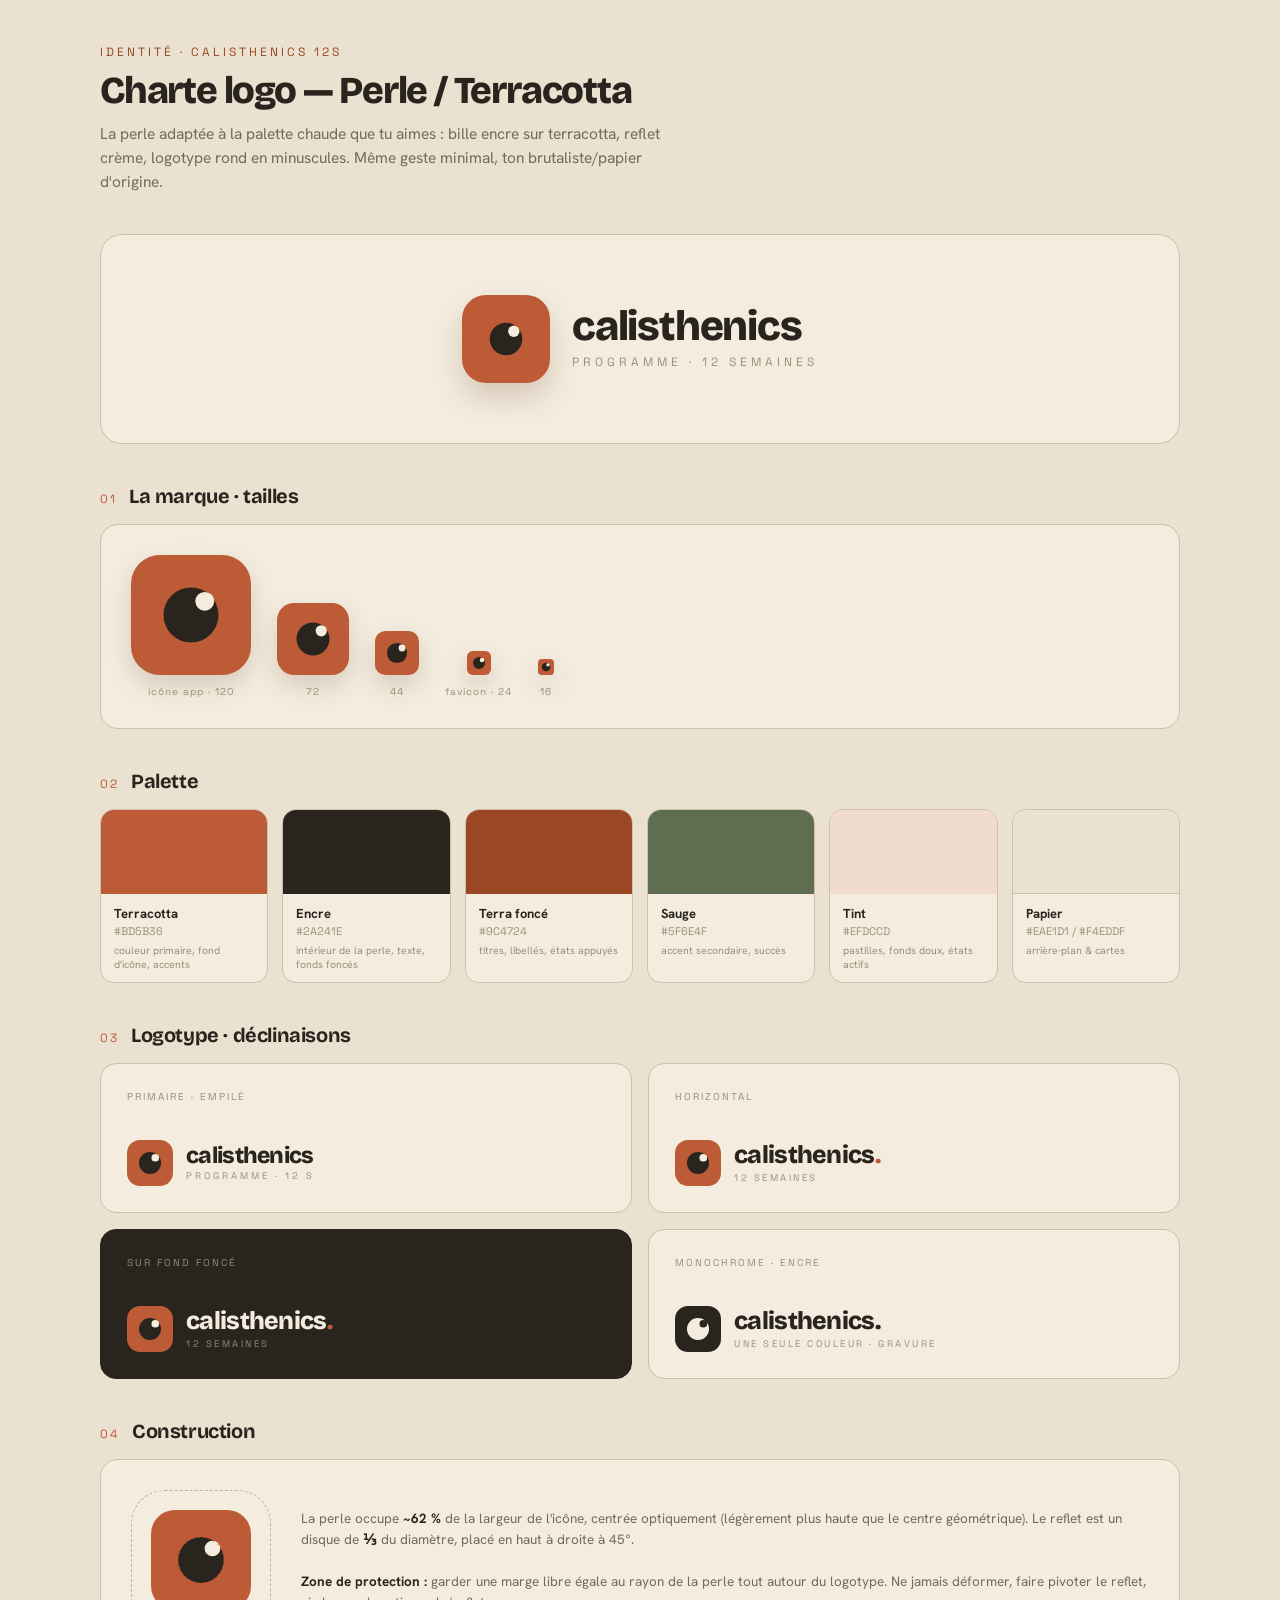
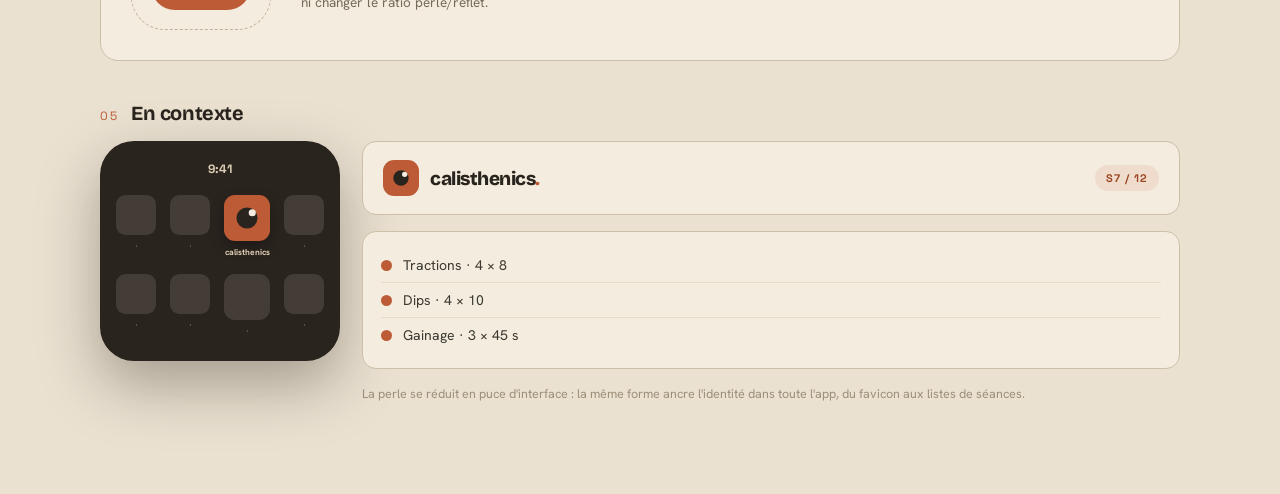
<file: Logo Calisthenics 12S - Charte (Terracotta).html>
<!DOCTYPE html>
<html lang="fr">
<head>
<meta charset="UTF-8">
<meta name="viewport" content="width=device-width, initial-scale=1.0">
<title>Calisthenics 12S — Charte logo (Terracotta)</title>
<link rel="preconnect" href="https://fonts.googleapis.com">
<link rel="preconnect" href="https://fonts.gstatic.com" crossorigin>
<link href="https://fonts.googleapis.com/css2?family=Bricolage+Grotesque:opsz,wght@12..96,500;12..96,600;12..96,700;12..96,800&family=Space+Grotesk:wght@400;500;600;700&family=Hanken+Grotesk:wght@500;600;700;800&display=swap" rel="stylesheet">
<style>
  *{box-sizing:border-box;margin:0;padding:0;-webkit-font-smoothing:antialiased;}
  :root{
    --terra:#BD5B36; --ink:#2A241E; --deep:#9C4724; --sage:#5F6E4F;
    --tint:#EFDCCD; --paper:#F4EDDF; --cream:#EAE1D1; --line:#CDBFA8; --mute:#9C8E78; --hi:#F4EDDF;
  }
  body{background:var(--cream);font-family:'Hanken Grotesk',sans-serif;color:var(--ink);padding:44px 28px 90px;}
  .wrap{max-width:1080px;margin:0 auto;}
  .head .ey{font-family:'Space Grotesk',monospace;font-size:12px;letter-spacing:3px;text-transform:uppercase;color:var(--deep);}
  .head h1{font-family:'Bricolage Grotesque',sans-serif;font-size:38px;font-weight:800;letter-spacing:-1.2px;margin-top:8px;}
  .head p{font-size:15.5px;color:#766A59;margin-top:9px;max-width:600px;line-height:1.55;}

  section{margin-top:40px;}
  .sh{display:flex;align-items:baseline;gap:12px;margin-bottom:16px;}
  .sh .n{font-family:'Space Grotesk',monospace;font-size:12px;letter-spacing:2px;color:var(--terra);}
  .sh h2{font-family:'Bricolage Grotesque',sans-serif;font-size:20px;font-weight:700;letter-spacing:-.4px;}

  .card{background:var(--paper);border:1px solid var(--line);border-radius:18px;padding:30px;}

  .hero{background:var(--paper);border:1px solid var(--line);border-radius:22px;padding:60px;display:grid;place-items:center;}
  .primary{display:flex;align-items:center;gap:22px;}
  .primary .m{width:88px;height:88px;border-radius:24px;display:grid;place-items:center;box-shadow:0 14px 30px rgba(80,40,20,.2);flex-shrink:0;}
  .primary .a{font-family:'Bricolage Grotesque',sans-serif;font-weight:800;font-size:42px;letter-spacing:-1.2px;line-height:.9;color:var(--ink);text-transform:lowercase;}
  .primary .b{font-family:'Space Grotesk',monospace;font-size:12px;letter-spacing:4px;text-transform:uppercase;color:var(--mute);margin-top:8px;}

  .row{display:flex;align-items:flex-end;gap:26px;flex-wrap:wrap;}
  .ic{border-radius:24%;display:grid;place-items:center;box-shadow:0 10px 24px rgba(80,40,20,.18);flex-shrink:0;}
  .cap{font-family:'Space Grotesk',monospace;font-size:10px;letter-spacing:1px;color:var(--mute);text-align:center;margin-top:10px;}
  .sizeitem{display:flex;flex-direction:column;align-items:center;}

  .pal{display:grid;grid-template-columns:repeat(auto-fill,minmax(150px,1fr));gap:14px;}
  .swatch{border:1px solid var(--line);border-radius:14px;overflow:hidden;background:var(--paper);}
  .swatch .chip{height:84px;}
  .swatch .meta{padding:11px 13px;}
  .swatch .nm{font-size:13px;font-weight:700;}
  .swatch .hx{font-family:'Space Grotesk',monospace;font-size:11px;color:var(--mute);margin-top:2px;}
  .swatch .use{font-size:10.5px;color:var(--mute);margin-top:5px;line-height:1.35;}

  .lts{display:grid;grid-template-columns:1fr 1fr;gap:16px;}
  @media(max-width:640px){.lts{grid-template-columns:1fr;}}
  .lt{border:1px solid var(--line);border-radius:16px;padding:26px;display:flex;flex-direction:column;gap:14px;justify-content:space-between;min-height:150px;background:var(--paper);}
  .lt .t{font-family:'Space Grotesk',monospace;font-size:10px;letter-spacing:2px;text-transform:uppercase;color:var(--mute);}
  .lock{display:flex;align-items:center;gap:13px;}
  .lock .m{width:46px;height:46px;border-radius:13px;display:grid;place-items:center;flex-shrink:0;}
  .stk .a{font-family:'Bricolage Grotesque',sans-serif;font-weight:800;font-size:23px;letter-spacing:-.7px;line-height:.92;color:var(--ink);text-transform:lowercase;}
  .stk .b{font-family:'Space Grotesk',monospace;font-size:9.5px;letter-spacing:3px;text-transform:uppercase;color:var(--mute);margin-top:4px;}
  .hz .a{font-family:'Bricolage Grotesque',sans-serif;font-weight:800;font-size:25px;letter-spacing:-.7px;color:var(--ink);text-transform:lowercase;line-height:1;}
  .hz .sub{font-family:'Space Grotesk',monospace;font-size:9.5px;letter-spacing:2.5px;text-transform:uppercase;color:var(--mute);margin-top:4px;}

  .cons{display:flex;gap:30px;align-items:center;flex-wrap:wrap;}
  .cons .note{flex:1;min-width:220px;font-size:13.5px;color:#766A59;line-height:1.55;}
  .cons .note b{color:var(--ink);}

  .ctx{display:grid;grid-template-columns:240px 1fr;gap:22px;align-items:start;}
  @media(max-width:680px){.ctx{grid-template-columns:1fr;}}
  .phone{background:var(--ink);border-radius:34px;padding:20px 16px 24px;box-shadow:0 24px 60px rgba(40,30,20,.35);}
  .phone .time{color:#E0CFB6;font-size:12px;font-weight:700;text-align:center;margin-bottom:18px;font-family:'Space Grotesk',monospace;}
  .appgrid{display:grid;grid-template-columns:repeat(4,1fr);gap:16px 14px;}
  .appgrid .slot{display:flex;flex-direction:column;align-items:center;gap:5px;}
  .appgrid .sq{width:100%;aspect-ratio:1;border-radius:24%;background:rgba(244,237,223,.12);}
  .appgrid .lblm{font-size:8.5px;color:#E0CFB6;opacity:.7;}
  .appgrid .ours .sq{display:grid;place-items:center;box-shadow:0 6px 14px rgba(0,0,0,.3);}
  .appgrid .ours .lblm{opacity:1;font-weight:700;}
  .apphead{background:var(--paper);border:1px solid var(--line);border-radius:14px;padding:18px 20px;display:flex;align-items:center;justify-content:space-between;}
  .apphead .left{display:flex;align-items:center;gap:11px;}
  .apphead .m{width:36px;height:36px;border-radius:11px;display:grid;place-items:center;}
  .apphead .wm{font-family:'Bricolage Grotesque',sans-serif;font-weight:800;font-size:19px;letter-spacing:-.5px;color:var(--ink);text-transform:lowercase;}
  .apphead .pill{background:var(--tint);color:var(--deep);font-family:'Space Grotesk',monospace;font-size:11px;font-weight:700;letter-spacing:1px;padding:6px 11px;border-radius:999px;}
  .listrow{background:var(--paper);border:1px solid var(--line);border-radius:14px;padding:16px 18px;}
  .li{display:flex;align-items:center;gap:11px;padding:8px 0;font-size:14px;color:#3A3830;}
  .li + .li{border-top:1px solid #E8DCC8;}
  .li .dot{width:11px;height:11px;border-radius:50%;background:var(--terra);flex-shrink:0;}
  .ctx-right{display:flex;flex-direction:column;gap:16px;}
</style>
</head>
<body>
<div class="wrap">
  <div class="head">
    <div class="ey">Identité · Calisthenics 12S</div>
    <h1>Charte logo — Perle / Terracotta</h1>
    <p>La perle adaptée à la palette chaude que tu aimes : bille encre sur terracotta, reflet crème, logotype rond en minuscules. Même geste minimal, ton brutaliste/papier d'origine.</p>
  </div>

  <!-- HERO -->
  <section>
    <div class="hero">
      <div class="primary">
        <div class="m" style="background:var(--terra);">
          <svg viewBox="0 0 96 96" width="68" height="68"><circle cx="48" cy="48" r="23" fill="#2A241E"/><circle cx="59" cy="37" r="8" fill="#F4EDDF"/></svg>
        </div>
        <div>
          <div class="a">calisthenics</div>
          <div class="b">programme · 12 semaines</div>
        </div>
      </div>
    </div>
  </section>

  <!-- MARK SIZES -->
  <section>
    <div class="sh"><span class="n">01</span><h2>La marque · tailles</h2></div>
    <div class="card">
      <div class="row">
        <div class="sizeitem"><div class="ic" style="background:var(--terra);width:120px;height:120px;"><svg viewBox="0 0 96 96" width="120" height="120"><circle cx="48" cy="48" r="22" fill="#2A241E"/><circle cx="59" cy="37" r="7.5" fill="#F4EDDF"/></svg></div><div class="cap">icône app · 120</div></div>
        <div class="sizeitem"><div class="ic" style="background:var(--terra);width:72px;height:72px;"><svg viewBox="0 0 96 96" width="72" height="72"><circle cx="48" cy="48" r="22" fill="#2A241E"/><circle cx="59" cy="37" r="7.5" fill="#F4EDDF"/></svg></div><div class="cap">72</div></div>
        <div class="sizeitem"><div class="ic" style="background:var(--terra);width:44px;height:44px;"><svg viewBox="0 0 96 96" width="44" height="44"><circle cx="48" cy="48" r="22" fill="#2A241E"/><circle cx="59" cy="37" r="7.5" fill="#F4EDDF"/></svg></div><div class="cap">44</div></div>
        <div class="sizeitem"><div class="ic" style="background:var(--terra);width:24px;height:24px;"><svg viewBox="0 0 96 96" width="24" height="24"><circle cx="48" cy="48" r="24" fill="#2A241E"/><circle cx="60" cy="36" r="9" fill="#F4EDDF"/></svg></div><div class="cap">favicon · 24</div></div>
        <div class="sizeitem"><div class="ic" style="background:var(--terra);width:16px;height:16px;"><svg viewBox="0 0 96 96" width="16" height="16"><circle cx="48" cy="48" r="26" fill="#2A241E"/><circle cx="60" cy="35" r="10" fill="#F4EDDF"/></svg></div><div class="cap">16</div></div>
      </div>
    </div>
  </section>

  <!-- PALETTE -->
  <section>
    <div class="sh"><span class="n">02</span><h2>Palette</h2></div>
    <div class="pal">
      <div class="swatch"><div class="chip" style="background:#BD5B36;"></div><div class="meta"><div class="nm">Terracotta</div><div class="hx">#BD5B36</div><div class="use">couleur primaire, fond d'icône, accents</div></div></div>
      <div class="swatch"><div class="chip" style="background:#2A241E;"></div><div class="meta"><div class="nm">Encre</div><div class="hx">#2A241E</div><div class="use">intérieur de la perle, texte, fonds foncés</div></div></div>
      <div class="swatch"><div class="chip" style="background:#9C4724;"></div><div class="meta"><div class="nm">Terra foncé</div><div class="hx">#9C4724</div><div class="use">titres, libellés, états appuyés</div></div></div>
      <div class="swatch"><div class="chip" style="background:#5F6E4F;"></div><div class="meta"><div class="nm">Sauge</div><div class="hx">#5F6E4F</div><div class="use">accent secondaire, succès</div></div></div>
      <div class="swatch"><div class="chip" style="background:#EFDCCD;"></div><div class="meta"><div class="nm">Tint</div><div class="hx">#EFDCCD</div><div class="use">pastilles, fonds doux, états actifs</div></div></div>
      <div class="swatch"><div class="chip" style="background:#EAE1D1;border-bottom:1px solid var(--line);"></div><div class="meta"><div class="nm">Papier</div><div class="hx">#EAE1D1 / #F4EDDF</div><div class="use">arrière-plan & cartes</div></div></div>
    </div>
  </section>

  <!-- LOGOTYPE VARIANTS -->
  <section>
    <div class="sh"><span class="n">03</span><h2>Logotype · déclinaisons</h2></div>
    <div class="lts">
      <div class="lt">
        <div class="t">primaire · empilé</div>
        <div class="lock">
          <div class="m" style="background:var(--terra);"><svg viewBox="0 0 96 96" width="46" height="46"><circle cx="48" cy="48" r="23" fill="#2A241E"/><circle cx="59" cy="37" r="8" fill="#F4EDDF"/></svg></div>
          <div class="stk"><div class="a">calisthenics</div><div class="b">programme · 12 s</div></div>
        </div>
      </div>
      <div class="lt">
        <div class="t">horizontal</div>
        <div class="lock">
          <div class="m" style="background:var(--terra);"><svg viewBox="0 0 96 96" width="46" height="46"><circle cx="48" cy="48" r="23" fill="#2A241E"/><circle cx="59" cy="37" r="8" fill="#F4EDDF"/></svg></div>
          <div class="hz"><div class="a">calisthenics<span style="color:var(--terra);">.</span></div><div class="sub">12 semaines</div></div>
        </div>
      </div>
      <div class="lt" style="background:var(--ink);border-color:var(--ink);">
        <div class="t" style="color:rgba(244,237,223,.5);">sur fond foncé</div>
        <div class="lock">
          <div class="m" style="background:var(--terra);"><svg viewBox="0 0 96 96" width="46" height="46"><circle cx="48" cy="48" r="23" fill="#2A241E"/><circle cx="59" cy="37" r="8" fill="#F4EDDF"/></svg></div>
          <div class="hz"><div class="a" style="color:#F4EDDF;">calisthenics<span style="color:var(--terra);">.</span></div><div class="sub" style="color:rgba(244,237,223,.5);">12 semaines</div></div>
        </div>
      </div>
      <div class="lt">
        <div class="t">monochrome · encre</div>
        <div class="lock">
          <div class="m" style="background:var(--ink);"><svg viewBox="0 0 96 96" width="46" height="46"><circle cx="48" cy="48" r="23" fill="#F4EDDF"/><circle cx="59" cy="37" r="8" fill="#2A241E"/></svg></div>
          <div class="hz"><div class="a" style="color:var(--ink);">calisthenics<span style="color:var(--ink);">.</span></div><div class="sub">une seule couleur · gravure</div></div>
        </div>
      </div>
    </div>
  </section>

  <!-- CONSTRUCTION -->
  <section>
    <div class="sh"><span class="n">04</span><h2>Construction</h2></div>
    <div class="card">
      <div class="cons">
        <div style="position:relative;">
          <div style="position:relative;width:140px;height:140px;border:1.5px dashed #C0B19A;border-radius:24%;display:grid;place-items:center;">
            <div class="ic" style="background:var(--terra);width:100px;height:100px;box-shadow:none;"><svg viewBox="0 0 96 96" width="100" height="100"><circle cx="48" cy="48" r="22" fill="#2A241E"/><circle cx="59" cy="37" r="7.5" fill="#F4EDDF"/><circle cx="48" cy="48" r="22" fill="none" stroke="#BD5B36" stroke-width="1" stroke-dasharray="2 3" opacity=".5"/></svg></div>
          </div>
        </div>
        <div class="note">
          La perle occupe <b>~62 %</b> de la largeur de l'icône, centrée optiquement (légèrement plus haute que le centre géométrique). Le reflet est un disque de <b>⅓</b> du diamètre, placé en haut à droite à 45°.<br><br>
          <b>Zone de protection :</b> garder une marge libre égale au rayon de la perle tout autour du logotype. Ne jamais déformer, faire pivoter le reflet, ni changer le ratio perle/reflet.
        </div>
      </div>
    </div>
  </section>

  <!-- CONTEXT -->
  <section>
    <div class="sh"><span class="n">05</span><h2>En contexte</h2></div>
    <div class="ctx">
      <div class="phone">
        <div class="time">9:41</div>
        <div class="appgrid">
          <div class="slot"><div class="sq"></div><div class="lblm">·</div></div>
          <div class="slot"><div class="sq"></div><div class="lblm">·</div></div>
          <div class="slot ours"><div class="sq" style="background:var(--terra);"><svg viewBox="0 0 96 96" width="46" height="46"><circle cx="48" cy="48" r="22" fill="#2A241E"/><circle cx="59" cy="37" r="7.5" fill="#F4EDDF"/></svg></div><div class="lblm">calisthenics</div></div>
          <div class="slot"><div class="sq"></div><div class="lblm">·</div></div>
          <div class="slot"><div class="sq"></div><div class="lblm">·</div></div>
          <div class="slot"><div class="sq"></div><div class="lblm">·</div></div>
          <div class="slot"><div class="sq"></div><div class="lblm">·</div></div>
          <div class="slot"><div class="sq"></div><div class="lblm">·</div></div>
        </div>
      </div>
      <div class="ctx-right">
        <div class="apphead">
          <div class="left">
            <div class="m" style="background:var(--terra);"><svg viewBox="0 0 96 96" width="32" height="32"><circle cx="48" cy="48" r="23" fill="#2A241E"/><circle cx="59" cy="37" r="8" fill="#F4EDDF"/></svg></div>
            <div class="wm">calisthenics<span style="color:var(--terra);">.</span></div>
          </div>
          <div class="pill">S7 / 12</div>
        </div>
        <div class="listrow">
          <div class="li"><span class="dot"></span>Tractions · 4 × 8</div>
          <div class="li"><span class="dot"></span>Dips · 4 × 10</div>
          <div class="li"><span class="dot"></span>Gainage · 3 × 45 s</div>
        </div>
        <div class="note" style="font-size:12.5px;color:var(--mute);line-height:1.5;">La perle se réduit en puce d'interface : la même forme ancre l'identité dans toute l'app, du favicon aux listes de séances.</div>
      </div>
    </div>
  </section>

</div>
</body>
</html>
</file>
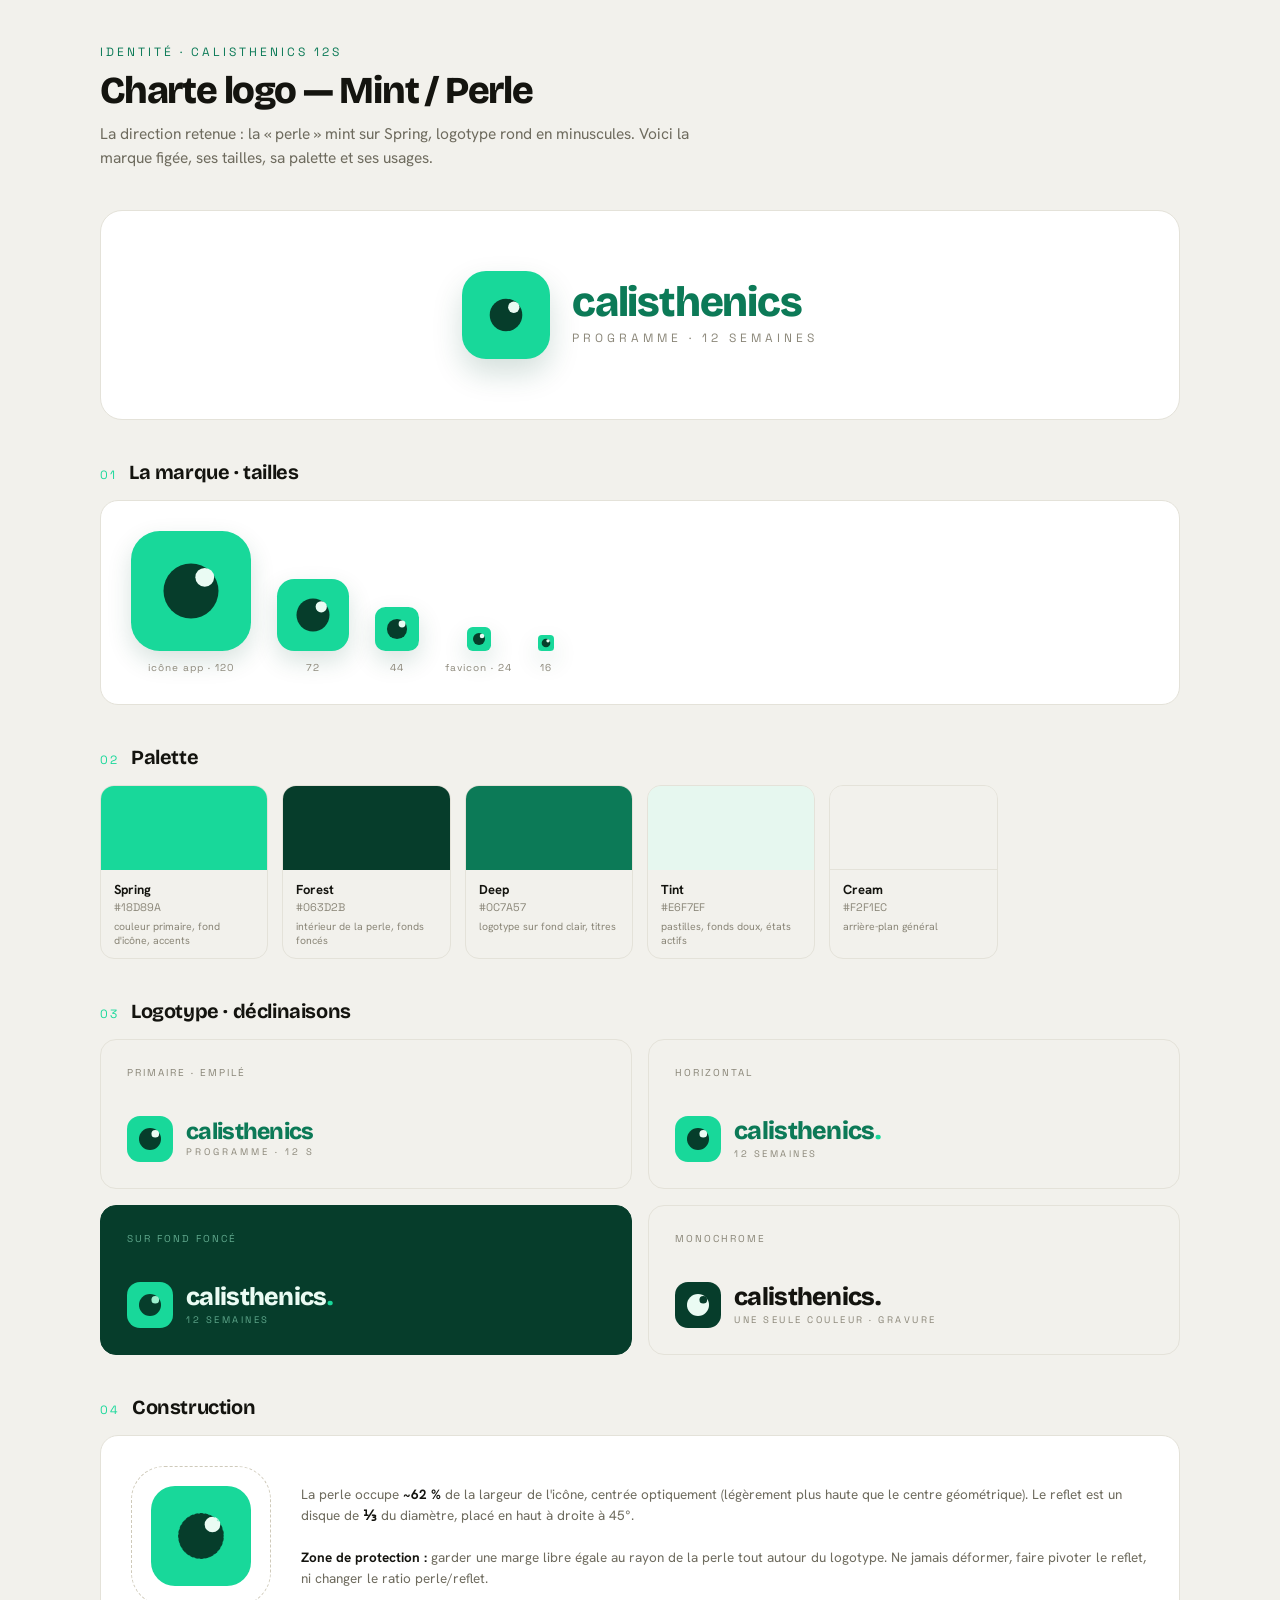
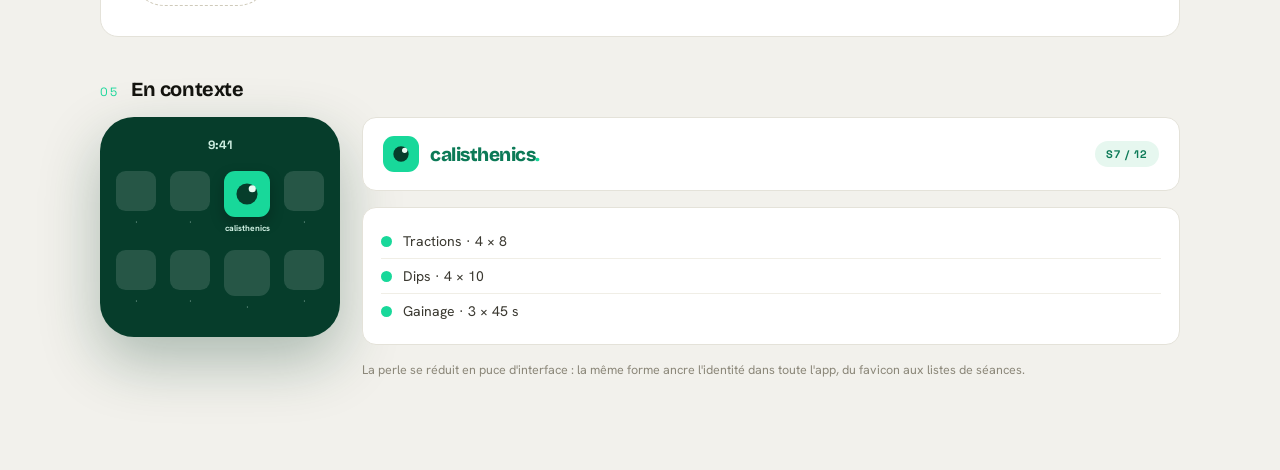
<file: Logo Calisthenics 12S - Charte.html>
<!DOCTYPE html>
<html lang="fr">
<head>
<meta charset="UTF-8">
<meta name="viewport" content="width=device-width, initial-scale=1.0">
<title>Calisthenics 12S — Charte logo</title>
<link rel="preconnect" href="https://fonts.googleapis.com">
<link rel="preconnect" href="https://fonts.gstatic.com" crossorigin>
<link href="https://fonts.googleapis.com/css2?family=Bricolage+Grotesque:opsz,wght@12..96,500;12..96,600;12..96,700;12..96,800&family=Space+Grotesk:wght@400;500;600;700&family=Hanken+Grotesk:wght@500;600;700;800&display=swap" rel="stylesheet">
<style>
  *{box-sizing:border-box;margin:0;padding:0;-webkit-font-smoothing:antialiased;}
  :root{
    --spring:#18D89A; --forest:#063D2B; --deep:#0C7A57; --tint:#E6F7EF; --hi:#EAFBF3; --cream:#F2F1EC; --line:#E4E2D9; --mute:#8B8779;
  }
  body{background:var(--cream);font-family:'Hanken Grotesk',sans-serif;color:#14140F;padding:44px 28px 90px;}
  .wrap{max-width:1080px;margin:0 auto;}
  .head .ey{font-family:'Space Grotesk',monospace;font-size:12px;letter-spacing:3px;text-transform:uppercase;color:var(--deep);}
  .head h1{font-family:'Bricolage Grotesque',sans-serif;font-size:38px;font-weight:800;letter-spacing:-1.2px;margin-top:8px;}
  .head p{font-size:15.5px;color:#6E6B5E;margin-top:9px;max-width:600px;line-height:1.55;}

  section{margin-top:40px;}
  .sh{display:flex;align-items:baseline;gap:12px;margin-bottom:16px;}
  .sh .n{font-family:'Space Grotesk',monospace;font-size:12px;letter-spacing:2px;color:var(--spring);}
  .sh h2{font-family:'Bricolage Grotesque',sans-serif;font-size:20px;font-weight:700;letter-spacing:-.4px;}

  .card{background:#fff;border:1px solid var(--line);border-radius:18px;padding:30px;}

  /* hero primary lockup */
  .hero{background:#fff;border:1px solid var(--line);border-radius:22px;padding:60px;display:grid;place-items:center;}
  .primary{display:flex;align-items:center;gap:22px;}
  .primary .m{width:88px;height:88px;border-radius:24px;display:grid;place-items:center;box-shadow:0 14px 30px rgba(10,80,55,.18);flex-shrink:0;}
  .primary .a{font-family:'Bricolage Grotesque',sans-serif;font-weight:800;font-size:42px;letter-spacing:-1.2px;line-height:.9;color:var(--deep);text-transform:lowercase;}
  .primary .b{font-family:'Space Grotesk',monospace;font-size:12px;letter-spacing:4px;text-transform:uppercase;color:var(--mute);margin-top:8px;}

  /* mark sizes */
  .row{display:flex;align-items:flex-end;gap:26px;flex-wrap:wrap;}
  .ic{border-radius:24%;display:grid;place-items:center;box-shadow:0 10px 24px rgba(10,80,55,.16);flex-shrink:0;}
  .cap{font-family:'Space Grotesk',monospace;font-size:10px;letter-spacing:1px;color:var(--mute);text-align:center;margin-top:10px;}
  .sizeitem{display:flex;flex-direction:column;align-items:center;}

  /* palette */
  .pal{display:grid;grid-template-columns:repeat(auto-fill,minmax(150px,1fr));gap:14px;}
  .swatch{border:1px solid var(--line);border-radius:14px;overflow:hidden;}
  .swatch .chip{height:84px;}
  .swatch .meta{padding:11px 13px;}
  .swatch .nm{font-size:13px;font-weight:700;}
  .swatch .hx{font-family:'Space Grotesk',monospace;font-size:11px;color:var(--mute);margin-top:2px;}
  .swatch .use{font-size:10.5px;color:var(--mute);margin-top:5px;line-height:1.35;}

  /* logotype variants */
  .lts{display:grid;grid-template-columns:1fr 1fr;gap:16px;}
  @media(max-width:640px){.lts{grid-template-columns:1fr;}}
  .lt{border:1px solid var(--line);border-radius:16px;padding:26px;display:flex;flex-direction:column;gap:14px;justify-content:space-between;min-height:150px;}
  .lt .t{font-family:'Space Grotesk',monospace;font-size:10px;letter-spacing:2px;text-transform:uppercase;color:var(--mute);}
  .lock{display:flex;align-items:center;gap:13px;}
  .lock .m{width:46px;height:46px;border-radius:13px;display:grid;place-items:center;flex-shrink:0;}
  .stk .a{font-family:'Bricolage Grotesque',sans-serif;font-weight:800;font-size:23px;letter-spacing:-.7px;line-height:.92;color:var(--deep);text-transform:lowercase;}
  .stk .b{font-family:'Space Grotesk',monospace;font-size:9.5px;letter-spacing:3px;text-transform:uppercase;color:var(--mute);margin-top:4px;}
  .hz .a{font-family:'Bricolage Grotesque',sans-serif;font-weight:800;font-size:25px;letter-spacing:-.7px;color:var(--deep);text-transform:lowercase;line-height:1;}
  .hz .sub{font-family:'Space Grotesk',monospace;font-size:9.5px;letter-spacing:2.5px;text-transform:uppercase;color:var(--mute);margin-top:4px;}

  /* construction */
  .cons{display:flex;gap:30px;align-items:center;flex-wrap:wrap;}
  .cons .note{flex:1;min-width:220px;font-size:13.5px;color:#6E6B5E;line-height:1.55;}
  .cons .note b{color:#14140F;}

  /* context */
  .ctx{display:grid;grid-template-columns:240px 1fr;gap:22px;align-items:start;}
  @media(max-width:680px){.ctx{grid-template-columns:1fr;}}
  .phone{background:var(--forest);border-radius:34px;padding:20px 16px 24px;box-shadow:0 24px 60px rgba(10,60,40,.3);}
  .phone .time{color:#CFEFE2;font-size:12px;font-weight:700;text-align:center;margin-bottom:18px;font-family:'Space Grotesk',monospace;}
  .appgrid{display:grid;grid-template-columns:repeat(4,1fr);gap:16px 14px;}
  .appgrid .slot{display:flex;flex-direction:column;align-items:center;gap:5px;}
  .appgrid .sq{width:100%;aspect-ratio:1;border-radius:24%;background:rgba(255,255,255,.13);}
  .appgrid .lblm{font-size:8.5px;color:#CFEFE2;opacity:.75;}
  .appgrid .ours .sq{display:grid;place-items:center;box-shadow:0 6px 14px rgba(0,0,0,.25);}
  .appgrid .ours .lblm{opacity:1;font-weight:700;}
  .apphead{background:#fff;border:1px solid var(--line);border-radius:14px;padding:18px 20px;display:flex;align-items:center;justify-content:space-between;}
  .apphead .left{display:flex;align-items:center;gap:11px;}
  .apphead .m{width:36px;height:36px;border-radius:11px;display:grid;place-items:center;}
  .apphead .wm{font-family:'Bricolage Grotesque',sans-serif;font-weight:800;font-size:19px;letter-spacing:-.5px;color:var(--deep);text-transform:lowercase;}
  .apphead .pill{background:var(--tint);color:var(--deep);font-family:'Space Grotesk',monospace;font-size:11px;font-weight:700;letter-spacing:1px;padding:6px 11px;border-radius:999px;}
  .listrow{background:#fff;border:1px solid var(--line);border-radius:14px;padding:16px 18px;}
  .li{display:flex;align-items:center;gap:11px;padding:8px 0;font-size:14px;color:#3A3830;}
  .li + .li{border-top:1px solid #F0EEE6;}
  .li .dot{width:11px;height:11px;border-radius:50%;background:var(--spring);flex-shrink:0;}
  .ctx-right{display:flex;flex-direction:column;gap:16px;}
</style>
</head>
<body>
<div class="wrap">
  <div class="head">
    <div class="ey">Identité · Calisthenics 12S</div>
    <h1>Charte logo — Mint / Perle</h1>
    <p>La direction retenue : la « perle » mint sur Spring, logotype rond en minuscules. Voici la marque figée, ses tailles, sa palette et ses usages.</p>
  </div>

  <!-- HERO -->
  <section>
    <div class="hero">
      <div class="primary">
        <div class="m" style="background:var(--spring);">
          <svg viewBox="0 0 96 96" width="68" height="68"><circle cx="48" cy="48" r="23" fill="#063D2B"/><circle cx="59" cy="37" r="8" fill="#EAFBF3"/></svg>
        </div>
        <div>
          <div class="a">calisthenics</div>
          <div class="b">programme · 12 semaines</div>
        </div>
      </div>
    </div>
  </section>

  <!-- MARK SIZES -->
  <section>
    <div class="sh"><span class="n">01</span><h2>La marque · tailles</h2></div>
    <div class="card">
      <div class="row">
        <div class="sizeitem"><div class="ic" style="background:var(--spring);width:120px;height:120px;"><svg viewBox="0 0 96 96" width="120" height="120"><circle cx="48" cy="48" r="22" fill="#063D2B"/><circle cx="59" cy="37" r="7.5" fill="#EAFBF3"/></svg></div><div class="cap">icône app · 120</div></div>
        <div class="sizeitem"><div class="ic" style="background:var(--spring);width:72px;height:72px;"><svg viewBox="0 0 96 96" width="72" height="72"><circle cx="48" cy="48" r="22" fill="#063D2B"/><circle cx="59" cy="37" r="7.5" fill="#EAFBF3"/></svg></div><div class="cap">72</div></div>
        <div class="sizeitem"><div class="ic" style="background:var(--spring);width:44px;height:44px;"><svg viewBox="0 0 96 96" width="44" height="44"><circle cx="48" cy="48" r="22" fill="#063D2B"/><circle cx="59" cy="37" r="7.5" fill="#EAFBF3"/></svg></div><div class="cap">44</div></div>
        <div class="sizeitem"><div class="ic" style="background:var(--spring);width:24px;height:24px;"><svg viewBox="0 0 96 96" width="24" height="24"><circle cx="48" cy="48" r="24" fill="#063D2B"/><circle cx="60" cy="36" r="9" fill="#EAFBF3"/></svg></div><div class="cap">favicon · 24</div></div>
        <div class="sizeitem"><div class="ic" style="background:var(--spring);width:16px;height:16px;"><svg viewBox="0 0 96 96" width="16" height="16"><circle cx="48" cy="48" r="26" fill="#063D2B"/><circle cx="60" cy="35" r="10" fill="#EAFBF3"/></svg></div><div class="cap">16</div></div>
      </div>
    </div>
  </section>

  <!-- PALETTE -->
  <section>
    <div class="sh"><span class="n">02</span><h2>Palette</h2></div>
    <div class="pal">
      <div class="swatch"><div class="chip" style="background:#18D89A;"></div><div class="meta"><div class="nm">Spring</div><div class="hx">#18D89A</div><div class="use">couleur primaire, fond d'icône, accents</div></div></div>
      <div class="swatch"><div class="chip" style="background:#063D2B;"></div><div class="meta"><div class="nm">Forest</div><div class="hx">#063D2B</div><div class="use">intérieur de la perle, fonds foncés</div></div></div>
      <div class="swatch"><div class="chip" style="background:#0C7A57;"></div><div class="meta"><div class="nm">Deep</div><div class="hx">#0C7A57</div><div class="use">logotype sur fond clair, titres</div></div></div>
      <div class="swatch"><div class="chip" style="background:#E6F7EF;"></div><div class="meta"><div class="nm">Tint</div><div class="hx">#E6F7EF</div><div class="use">pastilles, fonds doux, états actifs</div></div></div>
      <div class="swatch"><div class="chip" style="background:#F2F1EC;border-bottom:1px solid var(--line);"></div><div class="meta"><div class="nm">Cream</div><div class="hx">#F2F1EC</div><div class="use">arrière-plan général</div></div></div>
    </div>
  </section>

  <!-- LOGOTYPE VARIANTS -->
  <section>
    <div class="sh"><span class="n">03</span><h2>Logotype · déclinaisons</h2></div>
    <div class="lts">
      <div class="lt">
        <div class="t">primaire · empilé</div>
        <div class="lock">
          <div class="m" style="background:var(--spring);"><svg viewBox="0 0 96 96" width="46" height="46"><circle cx="48" cy="48" r="23" fill="#063D2B"/><circle cx="59" cy="37" r="8" fill="#EAFBF3"/></svg></div>
          <div class="stk"><div class="a">calisthenics</div><div class="b">programme · 12 s</div></div>
        </div>
      </div>
      <div class="lt">
        <div class="t">horizontal</div>
        <div class="lock">
          <div class="m" style="background:var(--spring);"><svg viewBox="0 0 96 96" width="46" height="46"><circle cx="48" cy="48" r="23" fill="#063D2B"/><circle cx="59" cy="37" r="8" fill="#EAFBF3"/></svg></div>
          <div class="hz"><div class="a">calisthenics<span style="color:var(--spring);">.</span></div><div class="sub">12 semaines</div></div>
        </div>
      </div>
      <div class="lt" style="background:var(--forest);border-color:var(--forest);">
        <div class="t" style="color:rgba(155,239,205,.6);">sur fond foncé</div>
        <div class="lock">
          <div class="m" style="background:var(--spring);"><svg viewBox="0 0 96 96" width="46" height="46"><circle cx="48" cy="48" r="23" fill="#063D2B"/><circle cx="59" cy="37" r="8" fill="#9BEFCD"/></svg></div>
          <div class="hz"><div class="a" style="color:#EAFBF3;">calisthenics<span style="color:var(--spring);">.</span></div><div class="sub" style="color:rgba(155,239,205,.6);">12 semaines</div></div>
        </div>
      </div>
      <div class="lt">
        <div class="t">monochrome</div>
        <div class="lock">
          <div class="m" style="background:var(--forest);"><svg viewBox="0 0 96 96" width="46" height="46"><circle cx="48" cy="48" r="23" fill="#EAFBF3"/><circle cx="59" cy="37" r="8" fill="#063D2B"/></svg></div>
          <div class="hz"><div class="a" style="color:#14140F;">calisthenics<span style="color:#14140F;">.</span></div><div class="sub">une seule couleur · gravure</div></div>
        </div>
      </div>
    </div>
  </section>

  <!-- CONSTRUCTION -->
  <section>
    <div class="sh"><span class="n">04</span><h2>Construction</h2></div>
    <div class="card">
      <div class="cons">
        <div style="position:relative;">
          <div style="position:relative;width:140px;height:140px;border:1.5px dashed #CFCABA;border-radius:24%;display:grid;place-items:center;">
            <div class="ic" style="background:var(--spring);width:100px;height:100px;box-shadow:none;"><svg viewBox="0 0 96 96" width="100" height="100"><circle cx="48" cy="48" r="22" fill="#063D2B"/><circle cx="59" cy="37" r="7.5" fill="#EAFBF3"/><circle cx="48" cy="48" r="22" fill="none" stroke="#18D89A" stroke-width="1" stroke-dasharray="2 3" opacity=".5"/></svg></div>
          </div>
        </div>
        <div class="note">
          La perle occupe <b>~62 %</b> de la largeur de l'icône, centrée optiquement (légèrement plus haute que le centre géométrique). Le reflet est un disque de <b>⅓</b> du diamètre, placé en haut à droite à 45°.<br><br>
          <b>Zone de protection :</b> garder une marge libre égale au rayon de la perle tout autour du logotype. Ne jamais déformer, faire pivoter le reflet, ni changer le ratio perle/reflet.
        </div>
      </div>
    </div>
  </section>

  <!-- CONTEXT -->
  <section>
    <div class="sh"><span class="n">05</span><h2>En contexte</h2></div>
    <div class="ctx">
      <div class="phone">
        <div class="time">9:41</div>
        <div class="appgrid">
          <div class="slot"><div class="sq"></div><div class="lblm">·</div></div>
          <div class="slot"><div class="sq"></div><div class="lblm">·</div></div>
          <div class="slot ours"><div class="sq" style="background:var(--spring);"><svg viewBox="0 0 96 96" width="46" height="46"><circle cx="48" cy="48" r="22" fill="#063D2B"/><circle cx="59" cy="37" r="7.5" fill="#EAFBF3"/></svg></div><div class="lblm">calisthenics</div></div>
          <div class="slot"><div class="sq"></div><div class="lblm">·</div></div>
          <div class="slot"><div class="sq"></div><div class="lblm">·</div></div>
          <div class="slot"><div class="sq"></div><div class="lblm">·</div></div>
          <div class="slot"><div class="sq"></div><div class="lblm">·</div></div>
          <div class="slot"><div class="sq"></div><div class="lblm">·</div></div>
        </div>
      </div>
      <div class="ctx-right">
        <div class="apphead">
          <div class="left">
            <div class="m" style="background:var(--spring);"><svg viewBox="0 0 96 96" width="32" height="32"><circle cx="48" cy="48" r="23" fill="#063D2B"/><circle cx="59" cy="37" r="8" fill="#EAFBF3"/></svg></div>
            <div class="wm">calisthenics<span style="color:var(--spring);">.</span></div>
          </div>
          <div class="pill">S7 / 12</div>
        </div>
        <div class="listrow">
          <div class="li"><span class="dot"></span>Tractions · 4 × 8</div>
          <div class="li"><span class="dot"></span>Dips · 4 × 10</div>
          <div class="li"><span class="dot"></span>Gainage · 3 × 45 s</div>
        </div>
        <div class="note" style="font-size:12.5px;color:var(--mute);line-height:1.5;">La perle se réduit en puce d'interface : la même forme ancre l'identité dans toute l'app, du favicon aux listes de séances.</div>
      </div>
    </div>
  </section>

</div>
</body>
</html>
</file>
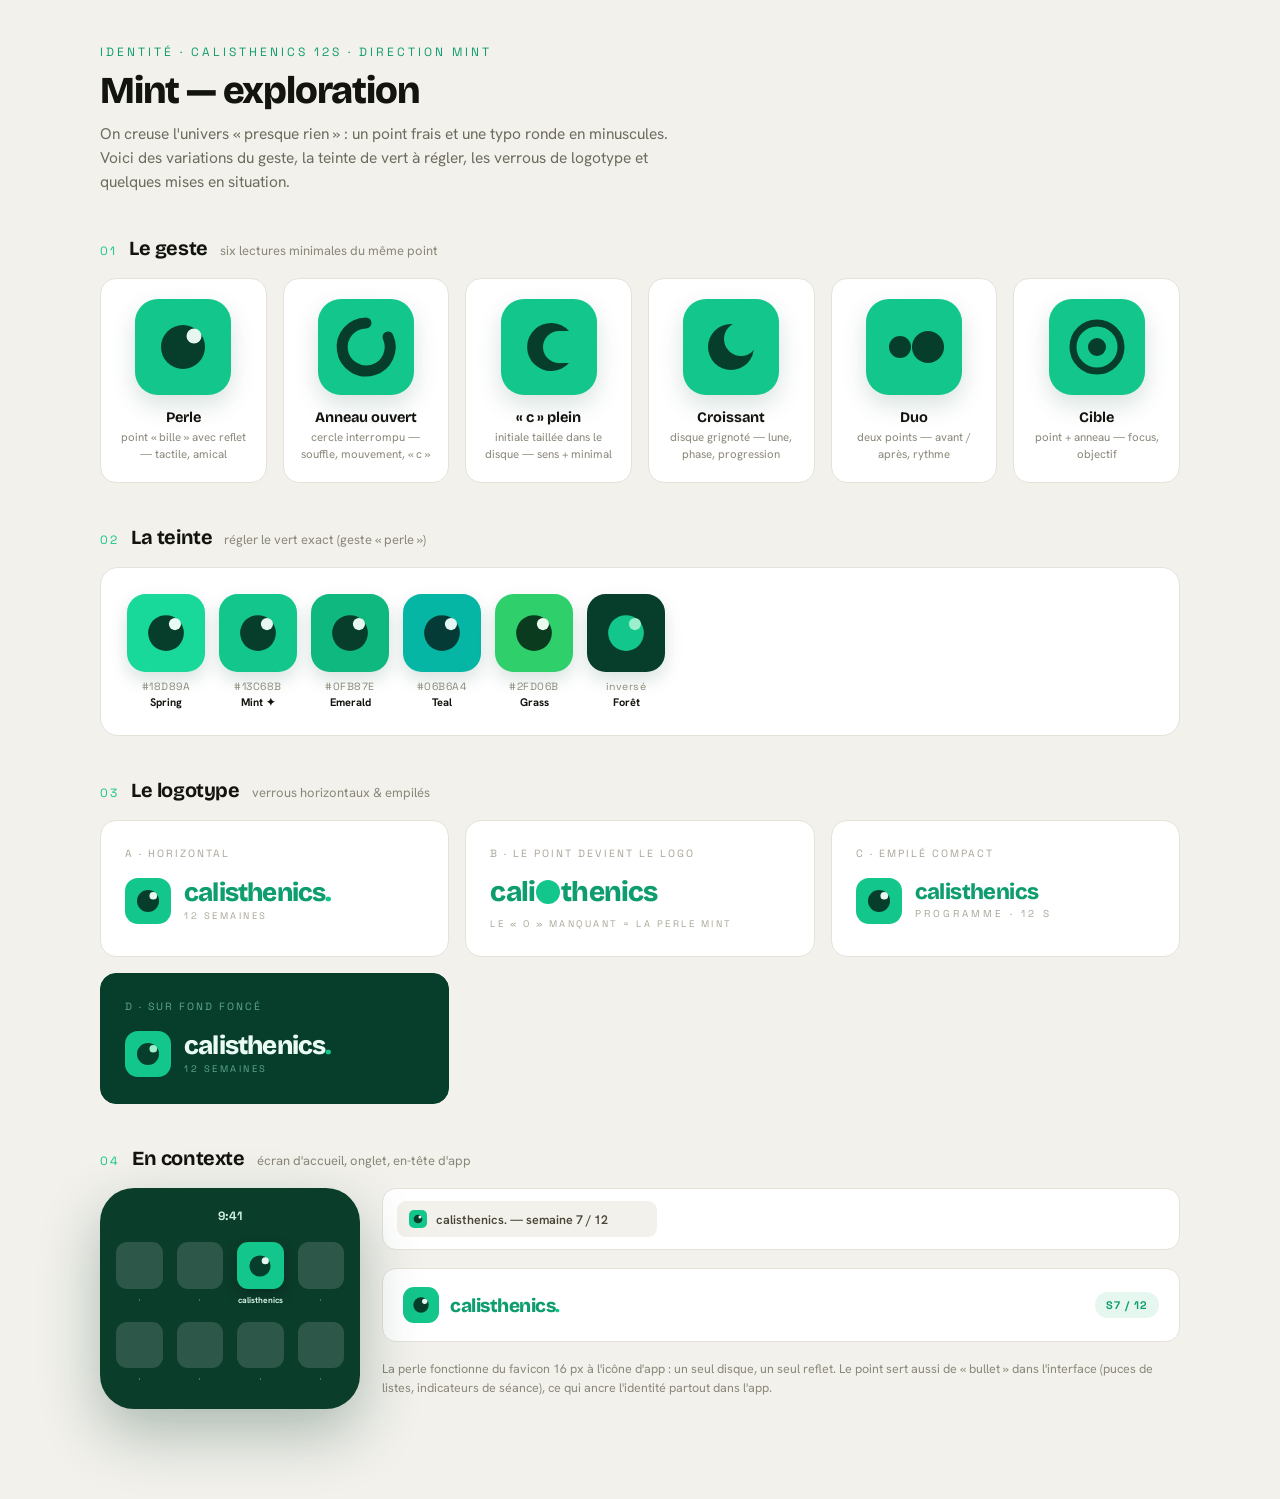
<file: Logo Calisthenics 12S - Mint.html>
<!DOCTYPE html>
<html lang="fr">
<head>
<meta charset="UTF-8">
<meta name="viewport" content="width=device-width, initial-scale=1.0">
<title>Calisthenics 12S — Mint</title>
<link rel="preconnect" href="https://fonts.googleapis.com">
<link rel="preconnect" href="https://fonts.gstatic.com" crossorigin>
<link href="https://fonts.googleapis.com/css2?family=Bricolage+Grotesque:opsz,wght@12..96,500;12..96,600;12..96,700;12..96,800&family=Space+Grotesk:wght@400;500;600;700&family=Hanken+Grotesk:wght@500;600;700;800&display=swap" rel="stylesheet">
<style>
  *{box-sizing:border-box;margin:0;padding:0;-webkit-font-smoothing:antialiased;}
  body{background:#F2F1EC;font-family:'Hanken Grotesk',sans-serif;color:#14140F;padding:44px 28px 90px;}
  .wrap{max-width:1080px;margin:0 auto;}
  .head{margin-bottom:14px;}
  .head .ey{font-family:'Space Grotesk',monospace;font-size:12px;letter-spacing:3px;text-transform:uppercase;color:#0E9D6E;}
  .head h1{font-family:'Bricolage Grotesque',sans-serif;font-size:38px;font-weight:800;letter-spacing:-1.2px;margin-top:8px;}
  .head p{font-size:15.5px;color:#6E6B5E;margin-top:9px;max-width:600px;line-height:1.55;}

  section{margin-top:42px;}
  .sh{display:flex;align-items:baseline;gap:12px;margin-bottom:18px;}
  .sh .n{font-family:'Space Grotesk',monospace;font-size:12px;letter-spacing:2px;color:#13C68B;}
  .sh h2{font-family:'Bricolage Grotesque',sans-serif;font-size:20px;font-weight:700;letter-spacing:-.4px;}
  .sh p{font-size:13px;color:#8B8779;}

  .card{background:#fff;border:1px solid #E4E2D9;border-radius:18px;padding:26px;}

  /* mark grid */
  .marks{display:grid;grid-template-columns:repeat(auto-fill,minmax(150px,1fr));gap:16px;}
  .mk{background:#fff;border:1px solid #E4E2D9;border-radius:16px;padding:20px 16px;text-align:center;}
  .mk .ic{width:96px;height:96px;border-radius:24%;display:grid;place-items:center;margin:0 auto 14px;box-shadow:0 10px 24px rgba(10,80,55,.16);}
  .mk .nm{font-family:'Bricolage Grotesque',sans-serif;font-size:14.5px;font-weight:700;}
  .mk .ds{font-size:11.5px;color:#8B8779;line-height:1.45;margin-top:3px;}

  /* shade range */
  .shades{display:flex;gap:14px;flex-wrap:wrap;}
  .sw{text-align:center;}
  .sw .ic{width:78px;height:78px;border-radius:24%;display:grid;place-items:center;box-shadow:0 8px 18px rgba(10,80,55,.16);}
  .sw .hex{font-family:'Space Grotesk',monospace;font-size:10.5px;letter-spacing:.5px;color:#8B8779;margin-top:8px;}
  .sw .lab{font-size:11px;font-weight:700;margin-top:2px;}

  /* wordmark options */
  .wms{display:grid;grid-template-columns:repeat(auto-fill,minmax(300px,1fr));gap:16px;}
  .wmcard{background:#fff;border:1px solid #E4E2D9;border-radius:16px;padding:26px 24px;display:flex;flex-direction:column;gap:18px;}
  .wmcard .tag{font-family:'Space Grotesk',monospace;font-size:10.5px;letter-spacing:2px;text-transform:uppercase;color:#A9A698;}
  .lock{display:flex;align-items:center;gap:13px;}
  .lock .m{width:46px;height:46px;border-radius:13px;display:grid;place-items:center;flex-shrink:0;}
  .w-lo{font-family:'Bricolage Grotesque',sans-serif;font-weight:800;font-size:26px;letter-spacing:-.8px;line-height:1;color:#0E9D6E;text-transform:lowercase;}
  .w-stack .a{font-family:'Bricolage Grotesque',sans-serif;font-weight:800;font-size:22px;letter-spacing:-.6px;line-height:.95;color:#0E9D6E;text-transform:lowercase;}
  .w-stack .b{font-family:'Space Grotesk',monospace;font-size:10px;letter-spacing:3px;text-transform:uppercase;color:#A9A698;margin-top:4px;}
  .w-sub{font-family:'Space Grotesk',monospace;font-size:9.5px;letter-spacing:2.5px;text-transform:uppercase;color:#A9A698;margin-top:4px;}

  /* context */
  .ctx{display:grid;grid-template-columns:260px 1fr;gap:22px;align-items:start;}
  @media(max-width:720px){.ctx{grid-template-columns:1fr;}}
  /* phone homescreen */
  .phone{background:#0B3D2B;border-radius:34px;padding:20px 16px 24px;position:relative;box-shadow:0 24px 60px rgba(10,60,40,.3);}
  .phone .time{color:#CFEFE2;font-size:12px;font-weight:700;text-align:center;margin-bottom:18px;font-family:'Space Grotesk',monospace;}
  .appgrid{display:grid;grid-template-columns:repeat(4,1fr);gap:16px 14px;}
  .appgrid .slot{display:flex;flex-direction:column;align-items:center;gap:5px;}
  .appgrid .sq{width:100%;aspect-ratio:1;border-radius:24%;background:rgba(255,255,255,.14);}
  .appgrid .lblm{font-size:8.5px;color:#CFEFE2;opacity:.8;}
  .appgrid .ours .sq{background:#13C68B;display:grid;place-items:center;box-shadow:0 6px 14px rgba(0,0,0,.25);}
  .appgrid .ours .lblm{opacity:1;font-weight:700;}

  .ctx-right{display:flex;flex-direction:column;gap:18px;}
  /* browser tab */
  .tabbar{background:#fff;border:1px solid #E4E2D9;border-radius:14px;padding:12px 14px;}
  .tabbar .tt{display:flex;align-items:center;gap:9px;background:#F2F1EC;border-radius:9px;padding:9px 12px;max-width:260px;}
  .tabbar .tt .fav{width:18px;height:18px;border-radius:5px;display:grid;place-items:center;flex-shrink:0;}
  .tabbar .tt span{font-size:12.5px;color:#4A4738;font-weight:600;white-space:nowrap;overflow:hidden;text-overflow:ellipsis;}
  /* app header */
  .apphead{background:#fff;border:1px solid #E4E2D9;border-radius:14px;padding:18px 20px;display:flex;align-items:center;justify-content:space-between;}
  .apphead .left{display:flex;align-items:center;gap:11px;}
  .apphead .m{width:36px;height:36px;border-radius:11px;display:grid;place-items:center;}
  .apphead .wm{font-family:'Bricolage Grotesque',sans-serif;font-weight:800;font-size:19px;letter-spacing:-.5px;color:#0E9D6E;text-transform:lowercase;}
  .apphead .pill{background:#E6F7EF;color:#0E9D6E;font-family:'Space Grotesk',monospace;font-size:11px;font-weight:700;letter-spacing:1px;padding:6px 11px;border-radius:999px;}
  .note{font-size:12.5px;color:#8B8779;line-height:1.5;}
</style>
</head>
<body>
<div class="wrap">
  <div class="head">
    <div class="ey">Identité · Calisthenics 12S · Direction Mint</div>
    <h1>Mint — exploration</h1>
    <p>On creuse l'univers « presque rien » : un point frais et une typo ronde en minuscules. Voici des variations du geste, la teinte de vert à régler, les verrous de logotype et quelques mises en situation.</p>
  </div>

  <!-- 1 · le geste -->
  <section>
    <div class="sh"><span class="n">01</span><h2>Le geste</h2><p>six lectures minimales du même point</p></div>
    <div class="marks">

      <div class="mk">
        <div class="ic" style="background:#13C68B;"><svg viewBox="0 0 96 96" width="96" height="96"><circle cx="48" cy="48" r="22" fill="#063D2B"/><circle cx="59" cy="37" r="7.5" fill="#E6F7EF"/></svg></div>
        <div class="nm">Perle</div><div class="ds">point « bille » avec reflet — tactile, amical</div>
      </div>

      <div class="mk">
        <div class="ic" style="background:#13C68B;"><svg viewBox="0 0 96 96" width="96" height="96"><path d="M48 24 a24 24 0 1 0 22 14" fill="none" stroke="#063D2B" stroke-width="11" stroke-linecap="round"/></svg></div>
        <div class="nm">Anneau ouvert</div><div class="ds">cercle interrompu — souffle, mouvement, « c »</div>
      </div>

      <div class="mk">
        <div class="ic" style="background:#13C68B;"><svg viewBox="0 0 96 96" width="96" height="96"><path d="M68 32 A24 24 0 1 0 68 64 L58 64 A15 15 0 1 1 58 32 Z" fill="#063D2B"/></svg></div>
        <div class="nm">« c » plein</div><div class="ds">initiale taillée dans le disque — sens + minimal</div>
      </div>

      <div class="mk">
        <div class="ic" style="background:#13C68B;"><svg viewBox="0 0 96 96" width="96" height="96"><circle cx="48" cy="48" r="23" fill="#063D2B"/><circle cx="58" cy="40" r="17" fill="#13C68B"/></svg></div>
        <div class="nm">Croissant</div><div class="ds">disque grignoté — lune, phase, progression</div>
      </div>

      <div class="mk">
        <div class="ic" style="background:#13C68B;"><svg viewBox="0 0 96 96" width="96" height="96"><circle cx="34" cy="48" r="11" fill="#063D2B"/><circle cx="62" cy="48" r="16" fill="#063D2B"/></svg></div>
        <div class="nm">Duo</div><div class="ds">deux points — avant / après, rythme</div>
      </div>

      <div class="mk">
        <div class="ic" style="background:#13C68B;"><svg viewBox="0 0 96 96" width="96" height="96"><circle cx="48" cy="48" r="24" fill="none" stroke="#063D2B" stroke-width="7"/><circle cx="48" cy="48" r="9" fill="#063D2B"/></svg></div>
        <div class="nm">Cible</div><div class="ds">point + anneau — focus, objectif</div>
      </div>

    </div>
  </section>

  <!-- 2 · la teinte -->
  <section>
    <div class="sh"><span class="n">02</span><h2>La teinte</h2><p>régler le vert exact (geste « perle »)</p></div>
    <div class="card">
      <div class="shades">
        <div class="sw"><div class="ic" style="background:#18D89A;"><svg viewBox="0 0 96 96" width="78" height="78"><circle cx="48" cy="48" r="22" fill="#063D2B"/><circle cx="59" cy="37" r="7.5" fill="#EAFBF3"/></svg></div><div class="hex">#18D89A</div><div class="lab">Spring</div></div>
        <div class="sw"><div class="ic" style="background:#13C68B;"><svg viewBox="0 0 96 96" width="78" height="78"><circle cx="48" cy="48" r="22" fill="#063D2B"/><circle cx="59" cy="37" r="7.5" fill="#E6F7EF"/></svg></div><div class="hex">#13C68B</div><div class="lab">Mint ✦</div></div>
        <div class="sw"><div class="ic" style="background:#0FB87E;"><svg viewBox="0 0 96 96" width="78" height="78"><circle cx="48" cy="48" r="22" fill="#063D2B"/><circle cx="59" cy="37" r="7.5" fill="#E6F7EF"/></svg></div><div class="hex">#0FB87E</div><div class="lab">Emerald</div></div>
        <div class="sw"><div class="ic" style="background:#06B6A4;"><svg viewBox="0 0 96 96" width="78" height="78"><circle cx="48" cy="48" r="22" fill="#053B36"/><circle cx="59" cy="37" r="7.5" fill="#E3F8F5"/></svg></div><div class="hex">#06B6A4</div><div class="lab">Teal</div></div>
        <div class="sw"><div class="ic" style="background:#2FD06B;"><svg viewBox="0 0 96 96" width="78" height="78"><circle cx="48" cy="48" r="22" fill="#0A3B1E"/><circle cx="59" cy="37" r="7.5" fill="#E9FBEE"/></svg></div><div class="hex">#2FD06B</div><div class="lab">Grass</div></div>
        <div class="sw"><div class="ic" style="background:#063D2B;"><svg viewBox="0 0 96 96" width="78" height="78"><circle cx="48" cy="48" r="22" fill="#13C68B"/><circle cx="59" cy="37" r="7.5" fill="#9BEFCD"/></svg></div><div class="hex">inversé</div><div class="lab">Forêt</div></div>
      </div>
    </div>
  </section>

  <!-- 3 · logotype -->
  <section>
    <div class="sh"><span class="n">03</span><h2>Le logotype</h2><p>verrous horizontaux & empilés</p></div>
    <div class="wms">

      <div class="wmcard">
        <div class="tag">A · horizontal</div>
        <div class="lock">
          <div class="m" style="background:#13C68B;"><svg viewBox="0 0 96 96" width="46" height="46"><circle cx="48" cy="48" r="23" fill="#063D2B"/><circle cx="59" cy="37" r="8" fill="#E6F7EF"/></svg></div>
          <div><div class="w-lo">calisthenics<span style="color:#13C68B;">.</span></div><div class="w-sub">12 semaines</div></div>
        </div>
      </div>

      <div class="wmcard">
        <div class="tag">B · le point devient le logo</div>
        <div class="lock">
          <div class="w-lo" style="font-size:28px;">cali<span style="display:inline-flex;width:24px;height:24px;background:#13C68B;border-radius:50%;vertical-align:-3px;margin:0 1px;position:relative;"></span>thenics</div>
        </div>
        <div class="w-sub" style="margin-top:-6px;">le « o » manquant = la perle mint</div>
      </div>

      <div class="wmcard">
        <div class="tag">C · empilé compact</div>
        <div class="lock">
          <div class="m" style="background:#13C68B;"><svg viewBox="0 0 96 96" width="46" height="46"><circle cx="48" cy="48" r="23" fill="#063D2B"/><circle cx="59" cy="37" r="8" fill="#E6F7EF"/></svg></div>
          <div class="w-stack"><div class="a">calisthenics</div><div class="b">programme · 12 s</div></div>
        </div>
      </div>

      <div class="wmcard" style="background:#063D2B;border-color:#063D2B;">
        <div class="tag" style="color:rgba(155,239,205,.6);">D · sur fond foncé</div>
        <div class="lock">
          <div class="m" style="background:#13C68B;"><svg viewBox="0 0 96 96" width="46" height="46"><circle cx="48" cy="48" r="23" fill="#063D2B"/><circle cx="59" cy="37" r="8" fill="#9BEFCD"/></svg></div>
          <div><div class="w-lo" style="color:#EAFBF3;">calisthenics<span style="color:#13C68B;">.</span></div><div class="w-sub" style="color:rgba(155,239,205,.6);">12 semaines</div></div>
        </div>
      </div>

    </div>
  </section>

  <!-- 4 · en contexte -->
  <section>
    <div class="sh"><span class="n">04</span><h2>En contexte</h2><p>écran d'accueil, onglet, en-tête d'app</p></div>
    <div class="ctx">
      <div class="phone">
        <div class="time">9:41</div>
        <div class="appgrid">
          <div class="slot"><div class="sq"></div><div class="lblm">·</div></div>
          <div class="slot"><div class="sq"></div><div class="lblm">·</div></div>
          <div class="slot ours"><div class="sq"><svg viewBox="0 0 96 96" width="46" height="46"><circle cx="48" cy="48" r="22" fill="#063D2B"/><circle cx="59" cy="37" r="7.5" fill="#E6F7EF"/></svg></div><div class="lblm">calisthenics</div></div>
          <div class="slot"><div class="sq"></div><div class="lblm">·</div></div>
          <div class="slot"><div class="sq"></div><div class="lblm">·</div></div>
          <div class="slot"><div class="sq"></div><div class="lblm">·</div></div>
          <div class="slot"><div class="sq"></div><div class="lblm">·</div></div>
          <div class="slot"><div class="sq"></div><div class="lblm">·</div></div>
        </div>
      </div>

      <div class="ctx-right">
        <div class="tabbar">
          <div class="tt">
            <div class="fav" style="background:#13C68B;"><svg viewBox="0 0 96 96" width="16" height="16"><circle cx="48" cy="48" r="26" fill="#063D2B"/><circle cx="60" cy="36" r="9" fill="#E6F7EF"/></svg></div>
            <span>calisthenics. — semaine 7 / 12</span>
          </div>
        </div>

        <div class="apphead">
          <div class="left">
            <div class="m" style="background:#13C68B;"><svg viewBox="0 0 96 96" width="32" height="32"><circle cx="48" cy="48" r="23" fill="#063D2B"/><circle cx="59" cy="37" r="8" fill="#E6F7EF"/></svg></div>
            <div class="wm">calisthenics<span style="color:#13C68B;">.</span></div>
          </div>
          <div class="pill">S7 / 12</div>
        </div>

        <div class="note">La perle fonctionne du favicon 16 px à l'icône d'app : un seul disque, un seul reflet. Le point sert aussi de « bullet » dans l'interface (puces de listes, indicateurs de séance), ce qui ancre l'identité partout dans l'app.</div>
      </div>
    </div>
  </section>

</div>
</body>
</html>
</file>
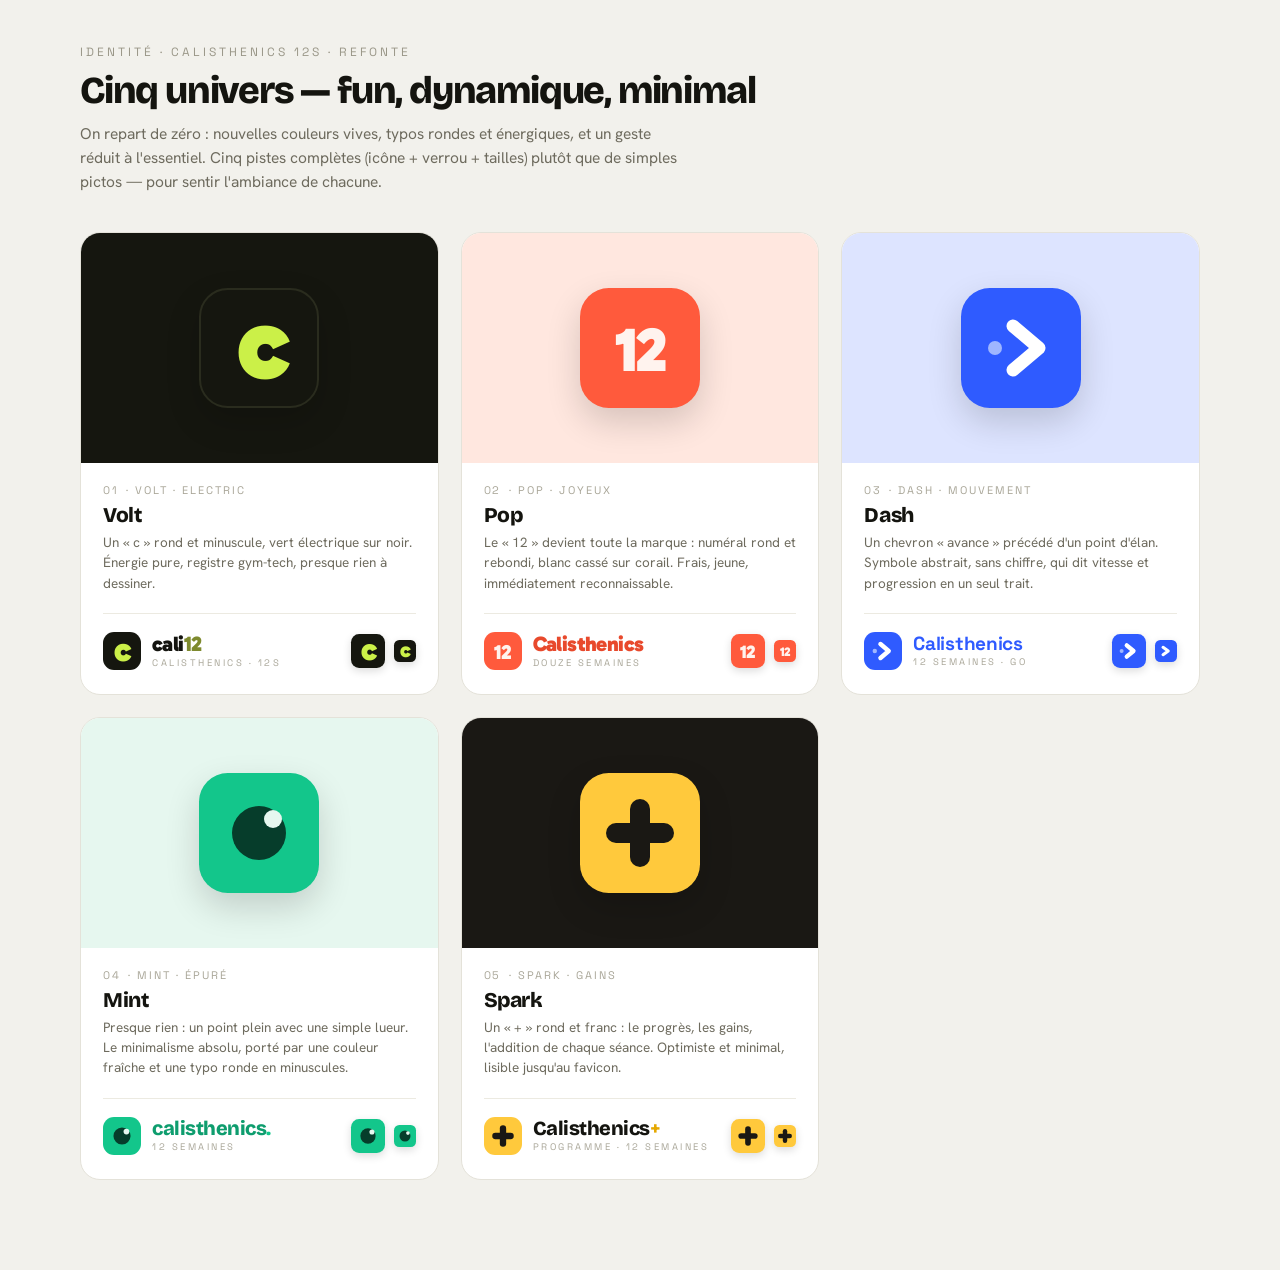
<file: Logo Calisthenics 12S - Refonte.html>
<!DOCTYPE html>
<html lang="fr">
<head>
<meta charset="UTF-8">
<meta name="viewport" content="width=device-width, initial-scale=1.0">
<title>Calisthenics 12S — Refonte logo</title>
<link rel="preconnect" href="https://fonts.googleapis.com">
<link rel="preconnect" href="https://fonts.gstatic.com" crossorigin>
<link href="https://fonts.googleapis.com/css2?family=Gabarito:wght@500;600;700;800;900&family=Space+Grotesk:wght@400;500;600;700&family=Bricolage+Grotesque:opsz,wght@12..96,500;12..96,700;12..96,800&family=Hanken+Grotesk:wght@500;600;700;800&display=swap" rel="stylesheet">
<style>
  *{box-sizing:border-box;margin:0;padding:0;-webkit-font-smoothing:antialiased;}
  body{background:#F2F1EC;font-family:'Hanken Grotesk',sans-serif;color:#14140F;padding:44px 28px 90px;}
  .wrap{max-width:1120px;margin:0 auto;}
  .head{margin-bottom:38px;}
  .head .ey{font-family:'Space Grotesk',monospace;font-size:12px;letter-spacing:3px;text-transform:uppercase;color:#9A9788;}
  .head h1{font-family:'Bricolage Grotesque',sans-serif;font-size:38px;font-weight:800;letter-spacing:-1.2px;margin-top:8px;}
  .head p{font-size:15.5px;color:#6E6B5E;margin-top:9px;max-width:600px;line-height:1.55;}

  .grid{display:grid;grid-template-columns:repeat(auto-fill,minmax(330px,1fr));gap:22px;}
  .panel{border-radius:20px;overflow:hidden;background:#fff;border:1px solid #E4E2D9;display:flex;flex-direction:column;}

  /* hero zone shows big app icon on the world color */
  .stage{height:230px;display:grid;place-items:center;position:relative;}
  .ico{border-radius:24%;display:grid;place-items:center;flex-shrink:0;}
  .ico.lg{width:120px;height:120px;box-shadow:0 14px 34px rgba(0,0,0,.16);}

  .body{padding:20px 22px 24px;}
  .tagline{display:flex;align-items:center;gap:8px;}
  .tagline .num{font-family:'Space Grotesk',monospace;font-size:11px;letter-spacing:1.5px;color:#A9A698;}
  .tagline .vibe{font-family:'Space Grotesk',monospace;font-size:11px;letter-spacing:2px;text-transform:uppercase;color:#A9A698;}
  .pname{font-family:'Bricolage Grotesque',sans-serif;font-size:21px;font-weight:800;letter-spacing:-.4px;margin:5px 0 4px;}
  .pdesc{font-size:13.5px;color:#6E6B5E;line-height:1.5;}

  .foot{display:flex;align-items:center;justify-content:space-between;gap:14px;margin-top:20px;padding-top:18px;border-top:1px solid #ECEAE1;}
  .lockup{display:flex;align-items:center;gap:11px;min-width:0;}
  .lockup .mini{width:38px;height:38px;border-radius:11px;display:grid;place-items:center;flex-shrink:0;}
  .sizes{display:flex;align-items:center;gap:9px;}
  .sizes .ico{box-shadow:0 3px 9px rgba(0,0,0,.14);}
  .ico.sm{width:34px;height:34px;border-radius:24%;}
  .ico.xs{width:22px;height:22px;border-radius:24%;}

  /* per-world wordmark text styles set inline below */
  .wm1{font-family:'Gabarito',sans-serif;font-weight:900;font-size:21px;letter-spacing:-.6px;line-height:1;}
  .wm2{font-family:'Bricolage Grotesque',sans-serif;font-weight:800;font-size:20px;letter-spacing:-.5px;line-height:1;}
  .wm3{font-family:'Space Grotesk',sans-serif;font-weight:700;font-size:19px;letter-spacing:-.3px;line-height:1;}
  .wmsub{font-family:'Space Grotesk',monospace;font-size:9.5px;letter-spacing:2.5px;text-transform:uppercase;color:#A9A698;margin-top:3px;}
</style>
</head>
<body>
<div class="wrap">
  <div class="head">
    <div class="ey">Identité · Calisthenics 12S · Refonte</div>
    <h1>Cinq univers — fun, dynamique, minimal</h1>
    <p>On repart de zéro : nouvelles couleurs vives, typos rondes et énergiques, et un geste réduit à l'essentiel. Cinq pistes complètes (icône + verrou + tailles) plutôt que de simples pictos — pour sentir l'ambiance de chacune.</p>
  </div>

  <div class="grid">

    <!-- 1 · VOLT — electric lime, rounded C -->
    <div class="panel">
      <div class="stage" style="background:#15160F;">
        <div class="ico lg" style="background:#15160F;border:2px solid #2A2C1E;">
          <svg viewBox="0 0 120 120" width="120" height="120">
            <text x="60" y="88" font-family="Gabarito" font-weight="900" font-size="104" letter-spacing="-4" fill="#CBF048" text-anchor="middle">c</text>
          </svg>
        </div>
      </div>
      <div class="body">
        <div class="tagline"><span class="num">01</span><span class="vibe">· Volt · electric</span></div>
        <div class="pname">Volt</div>
        <div class="pdesc">Un « c » rond et minuscule, vert électrique sur noir. Énergie pure, registre gym-tech, presque rien à dessiner.</div>
        <div class="foot">
          <div class="lockup">
            <div class="mini" style="background:#15160F;">
              <svg viewBox="0 0 120 120" width="38" height="38"><text x="60" y="90" font-family="Gabarito" font-weight="900" font-size="108" letter-spacing="-4" fill="#CBF048" text-anchor="middle">c</text></svg>
            </div>
            <div><div class="wm1">cali<span style="color:#7E8A2E;">12</span></div><div class="wmsub">Calisthenics · 12s</div></div>
          </div>
          <div class="sizes">
            <div class="ico sm" style="background:#15160F;"><svg viewBox="0 0 120 120" width="34" height="34"><text x="60" y="91" font-family="Gabarito" font-weight="900" font-size="112" letter-spacing="-4" fill="#CBF048" text-anchor="middle">c</text></svg></div>
            <div class="ico xs" style="background:#15160F;"><svg viewBox="0 0 120 120" width="22" height="22"><text x="60" y="92" font-family="Gabarito" font-weight="900" font-size="116" letter-spacing="-4" fill="#CBF048" text-anchor="middle">c</text></svg></div>
          </div>
        </div>
      </div>
    </div>

    <!-- 2 · POP — coral squircle, bouncy 12 -->
    <div class="panel">
      <div class="stage" style="background:#FFE7DF;">
        <div class="ico lg" style="background:#FF5A3C;">
          <svg viewBox="0 0 120 120" width="120" height="120">
            <text x="60" y="83" font-family="Gabarito" font-weight="900" font-size="62" letter-spacing="-3" fill="#FFF3EE" text-anchor="middle">12</text>
          </svg>
        </div>
      </div>
      <div class="body">
        <div class="tagline"><span class="num">02</span><span class="vibe">· Pop · joyeux</span></div>
        <div class="pname">Pop</div>
        <div class="pdesc">Le « 12 » devient toute la marque : numéral rond et rebondi, blanc cassé sur corail. Frais, jeune, immédiatement reconnaissable.</div>
        <div class="foot">
          <div class="lockup">
            <div class="mini" style="background:#FF5A3C;">
              <svg viewBox="0 0 120 120" width="38" height="38"><text x="60" y="84" font-family="Gabarito" font-weight="900" font-size="64" letter-spacing="-3" fill="#FFF3EE" text-anchor="middle">12</text></svg>
            </div>
            <div><div class="wm1" style="color:#E8492C;">Calisthenics</div><div class="wmsub">Douze semaines</div></div>
          </div>
          <div class="sizes">
            <div class="ico sm" style="background:#FF5A3C;"><svg viewBox="0 0 120 120" width="34" height="34"><text x="60" y="84" font-family="Gabarito" font-weight="900" font-size="64" letter-spacing="-3" fill="#FFF3EE" text-anchor="middle">12</text></svg></div>
            <div class="ico xs" style="background:#FF5A3C;"><svg viewBox="0 0 120 120" width="22" height="22"><text x="60" y="85" font-family="Gabarito" font-weight="900" font-size="68" letter-spacing="-3" fill="#FFF3EE" text-anchor="middle">12</text></svg></div>
          </div>
        </div>
      </div>
    </div>

    <!-- 3 · DASH — cobalt, motion chevron -->
    <div class="panel">
      <div class="stage" style="background:#DDE4FF;">
        <div class="ico lg" style="background:#2F5BFF;">
          <svg viewBox="0 0 120 120" width="120" height="120">
            <circle cx="34" cy="60" r="7" fill="#9FB6FF"/>
            <polyline points="52,38 78,60 52,82" fill="none" stroke="#FFFFFF" stroke-width="13" stroke-linecap="round" stroke-linejoin="round"/>
          </svg>
        </div>
      </div>
      <div class="body">
        <div class="tagline"><span class="num">03</span><span class="vibe">· Dash · mouvement</span></div>
        <div class="pname">Dash</div>
        <div class="pdesc">Un chevron « avance » précédé d'un point d'élan. Symbole abstrait, sans chiffre, qui dit vitesse et progression en un seul trait.</div>
        <div class="foot">
          <div class="lockup">
            <div class="mini" style="background:#2F5BFF;">
              <svg viewBox="0 0 120 120" width="38" height="38"><circle cx="34" cy="60" r="7" fill="#9FB6FF"/><polyline points="52,38 78,60 52,82" fill="none" stroke="#FFFFFF" stroke-width="14" stroke-linecap="round" stroke-linejoin="round"/></svg>
            </div>
            <div><div class="wm3" style="color:#2F5BFF;">Calisthenics</div><div class="wmsub">12 semaines · go</div></div>
          </div>
          <div class="sizes">
            <div class="ico sm" style="background:#2F5BFF;"><svg viewBox="0 0 120 120" width="34" height="34"><circle cx="34" cy="60" r="7" fill="#9FB6FF"/><polyline points="52,40 76,60 52,80" fill="none" stroke="#FFFFFF" stroke-width="15" stroke-linecap="round" stroke-linejoin="round"/></svg></div>
            <div class="ico xs" style="background:#2F5BFF;"><svg viewBox="0 0 120 120" width="22" height="22"><polyline points="44,40 72,60 44,80" fill="none" stroke="#FFFFFF" stroke-width="17" stroke-linecap="round" stroke-linejoin="round"/></svg></div>
          </div>
        </div>
      </div>
    </div>

    <!-- 4 · MINT — ultra minimal dot + lowercase wordmark -->
    <div class="panel">
      <div class="stage" style="background:#E6F7EF;">
        <div class="ico lg" style="background:#13C68B;">
          <svg viewBox="0 0 120 120" width="120" height="120">
            <circle cx="60" cy="60" r="27" fill="#063D2B"/>
            <circle cx="74" cy="46" r="9" fill="#E6F7EF"/>
          </svg>
        </div>
      </div>
      <div class="body">
        <div class="tagline"><span class="num">04</span><span class="vibe">· Mint · épuré</span></div>
        <div class="pname">Mint</div>
        <div class="pdesc">Presque rien : un point plein avec une simple lueur. Le minimalisme absolu, porté par une couleur fraîche et une typo ronde en minuscules.</div>
        <div class="foot">
          <div class="lockup">
            <div class="mini" style="background:#13C68B;">
              <svg viewBox="0 0 120 120" width="38" height="38"><circle cx="60" cy="60" r="27" fill="#063D2B"/><circle cx="74" cy="46" r="9" fill="#E6F7EF"/></svg>
            </div>
            <div><div class="wm2" style="color:#0E9D6E;text-transform:lowercase;">calisthenics<span style="color:#13C68B;">.</span></div><div class="wmsub">12 semaines</div></div>
          </div>
          <div class="sizes">
            <div class="ico sm" style="background:#13C68B;"><svg viewBox="0 0 120 120" width="34" height="34"><circle cx="60" cy="60" r="27" fill="#063D2B"/><circle cx="74" cy="46" r="9" fill="#E6F7EF"/></svg></div>
            <div class="ico xs" style="background:#13C68B;"><svg viewBox="0 0 120 120" width="22" height="22"><circle cx="60" cy="60" r="30" fill="#063D2B"/><circle cx="76" cy="44" r="10" fill="#E6F7EF"/></svg></div>
          </div>
        </div>
      </div>
    </div>

    <!-- 5 · SPARK — yellow, bold plus (gains) -->
    <div class="panel">
      <div class="stage" style="background:#1A1814;">
        <div class="ico lg" style="background:#FFC93C;">
          <svg viewBox="0 0 120 120" width="120" height="120">
            <rect x="50" y="26" width="20" height="68" rx="10" fill="#1A1814"/>
            <rect x="26" y="50" width="68" height="20" rx="10" fill="#1A1814"/>
          </svg>
        </div>
      </div>
      <div class="body">
        <div class="tagline"><span class="num">05</span><span class="vibe">· Spark · gains</span></div>
        <div class="pname">Spark</div>
        <div class="pdesc">Un « + » rond et franc : le progrès, les gains, l'addition de chaque séance. Optimiste et minimal, lisible jusqu'au favicon.</div>
        <div class="foot">
          <div class="lockup">
            <div class="mini" style="background:#FFC93C;">
              <svg viewBox="0 0 120 120" width="38" height="38"><rect x="50" y="26" width="20" height="68" rx="10" fill="#1A1814"/><rect x="26" y="50" width="68" height="20" rx="10" fill="#1A1814"/></svg>
            </div>
            <div><div class="wm2">Calisthenics<span style="color:#E5A800;">+</span></div><div class="wmsub">Programme · 12 semaines</div></div>
          </div>
          <div class="sizes">
            <div class="ico sm" style="background:#FFC93C;"><svg viewBox="0 0 120 120" width="34" height="34"><rect x="50" y="26" width="20" height="68" rx="10" fill="#1A1814"/><rect x="26" y="50" width="68" height="20" rx="10" fill="#1A1814"/></svg></div>
            <div class="ico xs" style="background:#FFC93C;"><svg viewBox="0 0 120 120" width="22" height="22"><rect x="48" y="22" width="24" height="76" rx="12" fill="#1A1814"/><rect x="22" y="48" width="76" height="24" rx="12" fill="#1A1814"/></svg></div>
          </div>
        </div>
      </div>
    </div>

  </div>
</div>
</body>
</html>
</file>
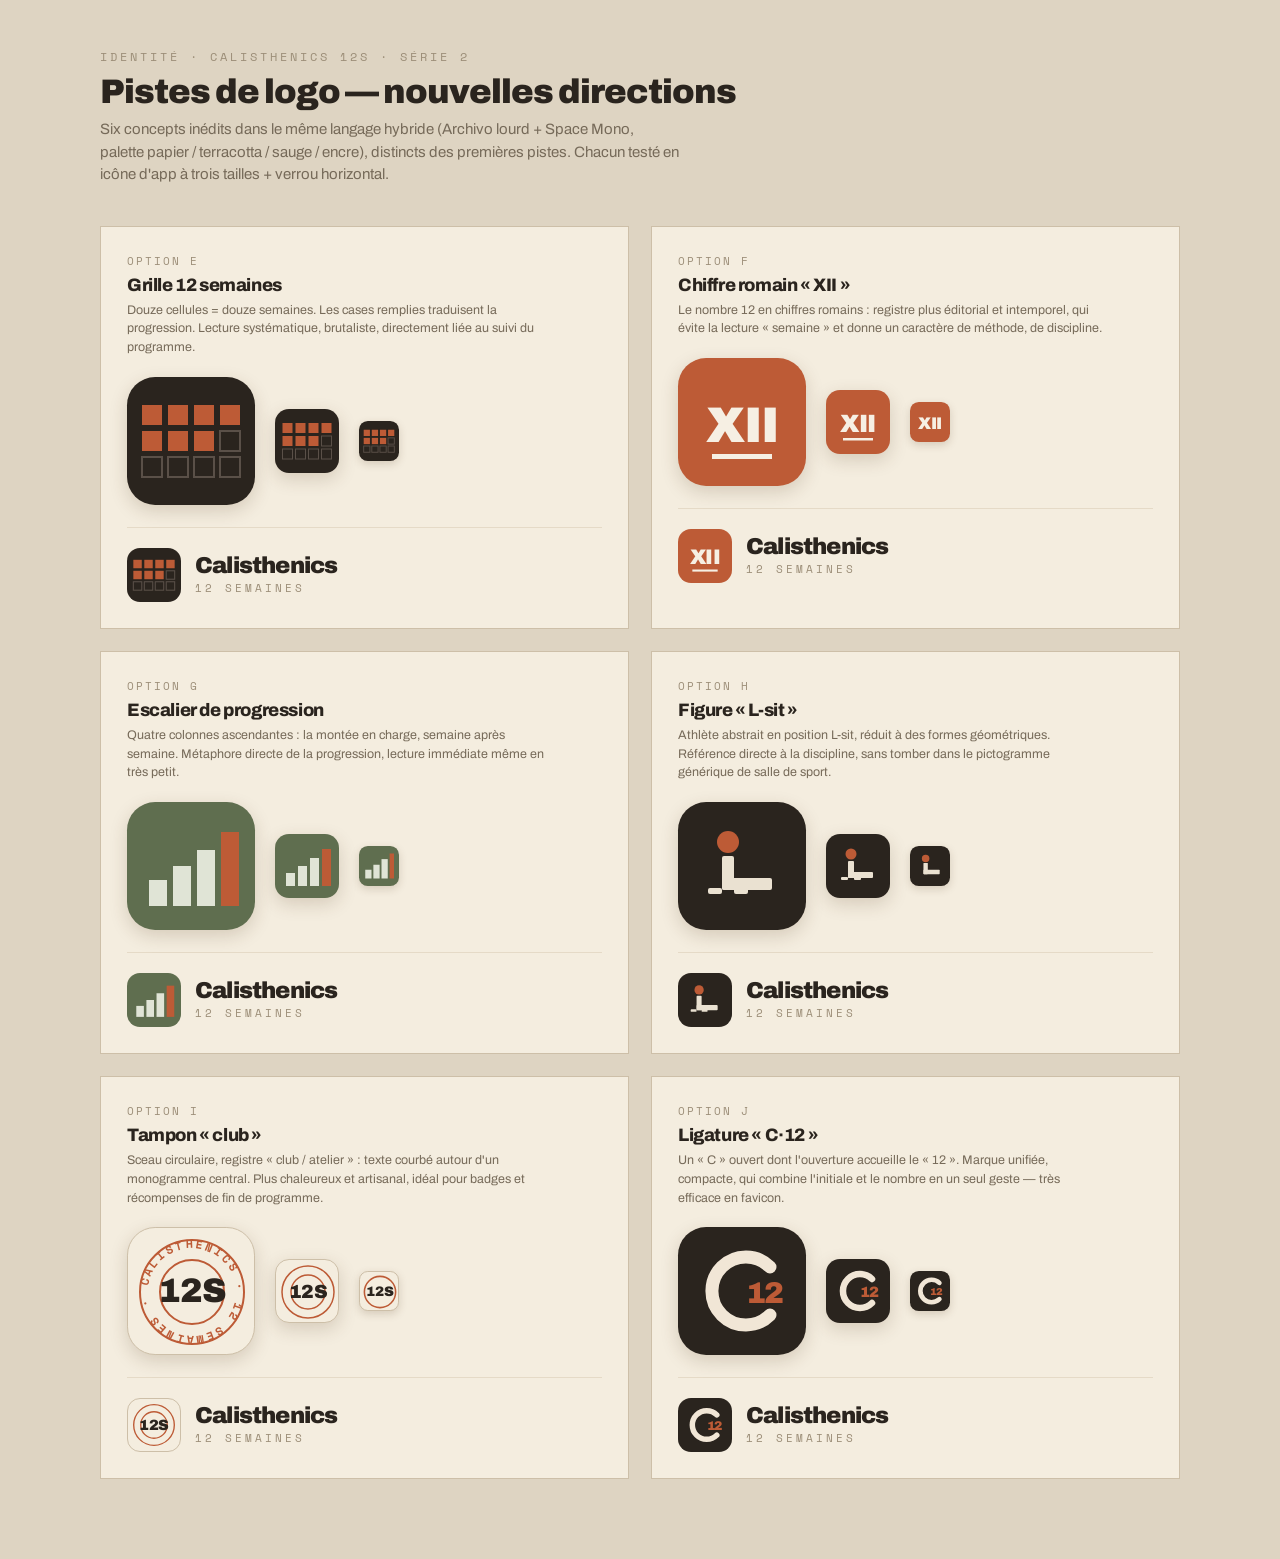
<file: Logo Calisthenics 12S v2.html>
<!DOCTYPE html>
<html lang="fr">
<head>
<meta charset="UTF-8">
<meta name="viewport" content="width=device-width, initial-scale=1.0">
<title>Calisthenics 12S — Logo v2</title>
<link rel="preconnect" href="https://fonts.googleapis.com">
<link rel="preconnect" href="https://fonts.gstatic.com" crossorigin>
<link href="https://fonts.googleapis.com/css2?family=Archivo:wght@600;700;800;900&family=Space+Mono:wght@400;700&display=swap" rel="stylesheet">
<style>
  *{box-sizing:border-box;margin:0;padding:0;}
  body{background:#DED4C2;font-family:'Archivo',sans-serif;color:#2A241E;padding:48px 32px 80px;-webkit-font-smoothing:antialiased;}
  .wrap{max-width:1080px;margin:0 auto;}
  .head{margin-bottom:40px;}
  .head .ey{font-family:'Space Mono',monospace;font-size:12px;letter-spacing:3px;text-transform:uppercase;color:#9C8E78;}
  .head h1{font-size:34px;font-weight:900;letter-spacing:-1px;margin-top:8px;}
  .head p{font-size:15px;color:#766A59;margin-top:8px;max-width:580px;line-height:1.5;}
  .grid{display:grid;grid-template-columns:repeat(2,1fr);gap:22px;}
  .opt{background:#F4EDDF;border:1.5px solid #CDBFA8;padding:26px;}
  .opt .lbl{font-family:'Space Mono',monospace;font-size:11px;letter-spacing:2px;text-transform:uppercase;color:#9C8E78;margin-bottom:6px;}
  .opt .nm{font-size:18px;font-weight:800;letter-spacing:-.4px;}
  .opt .desc{font-size:12.5px;color:#766A59;line-height:1.5;margin:6px 0 20px;max-width:90%;}
  .icons{display:flex;align-items:center;gap:20px;flex-wrap:wrap;}

  .ico{border-radius:22%;overflow:hidden;position:relative;flex-shrink:0;display:grid;place-items:center;box-shadow:0 6px 18px rgba(80,50,20,.18);}
  .ico.lg{width:128px;height:128px;}
  .ico.md{width:64px;height:64px;}
  .ico.sm{width:40px;height:40px;box-shadow:0 3px 8px rgba(80,50,20,.18);}

  .small{display:flex;align-items:center;gap:14px;margin-top:22px;padding-top:20px;border-top:1.5px solid #E5DAC7;}
  .word{display:flex;align-items:center;gap:14px;}
  .word .mk{width:54px;height:54px;border-radius:13px;display:grid;place-items:center;flex-shrink:0;}
  .word .txt .t1{font-size:23px;font-weight:900;letter-spacing:-.8px;line-height:1;}
  .word .txt .t2{font-family:'Space Mono',monospace;font-size:10.5px;letter-spacing:3px;text-transform:uppercase;color:#9C8E78;margin-top:3px;}
</style>
</head>
<body>
<div class="wrap">
  <div class="head">
    <div class="ey">Identité · Calisthenics 12S · Série 2</div>
    <h1>Pistes de logo — nouvelles directions</h1>
    <p>Six concepts inédits dans le même langage hybride (Archivo lourd + Space Mono, palette papier / terracotta / sauge / encre), distincts des premières pistes. Chacun testé en icône d'app à trois tailles + verrou horizontal.</p>
  </div>

  <div class="grid">

    <!-- E — Grille 12 (progress tracker) -->
    <div class="opt">
      <div class="lbl">Option E</div>
      <div class="nm">Grille 12 semaines</div>
      <div class="desc">Douze cellules = douze semaines. Les cases remplies traduisent la progression. Lecture systématique, brutaliste, directement liée au suivi du programme.</div>
      <div class="icons">
        <div class="ico lg" style="background:#2A241E;">
          <svg viewBox="0 0 128 128" width="128" height="128">
            <g>
              <rect x="15" y="28" width="20" height="20" fill="#BD5B36"/><rect x="41" y="28" width="20" height="20" fill="#BD5B36"/><rect x="67" y="28" width="20" height="20" fill="#BD5B36"/><rect x="93" y="28" width="20" height="20" fill="#BD5B36"/>
              <rect x="15" y="54" width="20" height="20" fill="#BD5B36"/><rect x="41" y="54" width="20" height="20" fill="#BD5B36"/><rect x="67" y="54" width="20" height="20" fill="#BD5B36"/><rect x="93" y="54" width="20" height="20" fill="none" stroke="#5A5048" stroke-width="2"/>
              <rect x="15" y="80" width="20" height="20" fill="none" stroke="#5A5048" stroke-width="2"/><rect x="41" y="80" width="20" height="20" fill="none" stroke="#5A5048" stroke-width="2"/><rect x="67" y="80" width="20" height="20" fill="none" stroke="#5A5048" stroke-width="2"/><rect x="93" y="80" width="20" height="20" fill="none" stroke="#5A5048" stroke-width="2"/>
            </g>
          </svg>
        </div>
        <div class="ico md" style="background:#2A241E;">
          <svg viewBox="0 0 128 128" width="64" height="64">
            <rect x="15" y="28" width="20" height="20" fill="#BD5B36"/><rect x="41" y="28" width="20" height="20" fill="#BD5B36"/><rect x="67" y="28" width="20" height="20" fill="#BD5B36"/><rect x="93" y="28" width="20" height="20" fill="#BD5B36"/>
            <rect x="15" y="54" width="20" height="20" fill="#BD5B36"/><rect x="41" y="54" width="20" height="20" fill="#BD5B36"/><rect x="67" y="54" width="20" height="20" fill="#BD5B36"/><rect x="93" y="54" width="20" height="20" fill="none" stroke="#5A5048" stroke-width="2"/>
            <rect x="15" y="80" width="20" height="20" fill="none" stroke="#5A5048" stroke-width="2"/><rect x="41" y="80" width="20" height="20" fill="none" stroke="#5A5048" stroke-width="2"/><rect x="67" y="80" width="20" height="20" fill="none" stroke="#5A5048" stroke-width="2"/><rect x="93" y="80" width="20" height="20" fill="none" stroke="#5A5048" stroke-width="2"/>
          </svg>
        </div>
        <div class="ico sm" style="background:#2A241E;">
          <svg viewBox="0 0 128 128" width="40" height="40">
            <rect x="15" y="28" width="20" height="20" fill="#BD5B36"/><rect x="41" y="28" width="20" height="20" fill="#BD5B36"/><rect x="67" y="28" width="20" height="20" fill="#BD5B36"/><rect x="93" y="28" width="20" height="20" fill="#BD5B36"/>
            <rect x="15" y="54" width="20" height="20" fill="#BD5B36"/><rect x="41" y="54" width="20" height="20" fill="#BD5B36"/><rect x="67" y="54" width="20" height="20" fill="#BD5B36"/><rect x="93" y="54" width="20" height="20" fill="none" stroke="#5A5048" stroke-width="3"/>
            <rect x="15" y="80" width="20" height="20" fill="none" stroke="#5A5048" stroke-width="3"/><rect x="41" y="80" width="20" height="20" fill="none" stroke="#5A5048" stroke-width="3"/><rect x="67" y="80" width="20" height="20" fill="none" stroke="#5A5048" stroke-width="3"/><rect x="93" y="80" width="20" height="20" fill="none" stroke="#5A5048" stroke-width="3"/>
          </svg>
        </div>
      </div>
      <div class="small">
        <div class="word">
          <div class="mk" style="background:#2A241E;">
            <svg viewBox="0 0 128 128" width="54" height="54">
              <rect x="15" y="28" width="20" height="20" fill="#BD5B36"/><rect x="41" y="28" width="20" height="20" fill="#BD5B36"/><rect x="67" y="28" width="20" height="20" fill="#BD5B36"/><rect x="93" y="28" width="20" height="20" fill="#BD5B36"/>
              <rect x="15" y="54" width="20" height="20" fill="#BD5B36"/><rect x="41" y="54" width="20" height="20" fill="#BD5B36"/><rect x="67" y="54" width="20" height="20" fill="#BD5B36"/><rect x="93" y="54" width="20" height="20" fill="none" stroke="#5A5048" stroke-width="2.5"/>
              <rect x="15" y="80" width="20" height="20" fill="none" stroke="#5A5048" stroke-width="2.5"/><rect x="41" y="80" width="20" height="20" fill="none" stroke="#5A5048" stroke-width="2.5"/><rect x="67" y="80" width="20" height="20" fill="none" stroke="#5A5048" stroke-width="2.5"/><rect x="93" y="80" width="20" height="20" fill="none" stroke="#5A5048" stroke-width="2.5"/>
            </svg>
          </div>
          <div class="txt"><div class="t1">Calisthenics</div><div class="t2">12 semaines</div></div>
        </div>
      </div>
    </div>

    <!-- F — XII chiffre romain -->
    <div class="opt">
      <div class="lbl">Option F</div>
      <div class="nm">Chiffre romain « XII »</div>
      <div class="desc">Le nombre 12 en chiffres romains : registre plus éditorial et intemporel, qui évite la lecture « semaine » et donne un caractère de méthode, de discipline.</div>
      <div class="icons">
        <div class="ico lg" style="background:#BD5B36;">
          <svg viewBox="0 0 128 128" width="128" height="128">
            <text x="64" y="84" font-family="Archivo" font-weight="900" font-size="50" letter-spacing="-1" fill="#F6EFE3" text-anchor="middle">XII</text>
            <rect x="34" y="96" width="60" height="5" fill="#F6EFE3"/>
          </svg>
        </div>
        <div class="ico md" style="background:#BD5B36;">
          <svg viewBox="0 0 128 128" width="64" height="64">
            <text x="64" y="84" font-family="Archivo" font-weight="900" font-size="50" letter-spacing="-1" fill="#F6EFE3" text-anchor="middle">XII</text>
            <rect x="34" y="96" width="60" height="5" fill="#F6EFE3"/>
          </svg>
        </div>
        <div class="ico sm" style="background:#BD5B36;">
          <svg viewBox="0 0 128 128" width="40" height="40">
            <text x="64" y="86" font-family="Archivo" font-weight="900" font-size="54" letter-spacing="-1" fill="#F6EFE3" text-anchor="middle">XII</text>
          </svg>
        </div>
      </div>
      <div class="small">
        <div class="word">
          <div class="mk" style="background:#BD5B36;">
            <svg viewBox="0 0 128 128" width="54" height="54">
              <text x="64" y="84" font-family="Archivo" font-weight="900" font-size="50" letter-spacing="-1" fill="#F6EFE3" text-anchor="middle">XII</text>
              <rect x="34" y="96" width="60" height="5" fill="#F6EFE3"/>
            </svg>
          </div>
          <div class="txt"><div class="t1">Calisthenics</div><div class="t2">12 semaines</div></div>
        </div>
      </div>
    </div>

    <!-- G — Escalier / progression -->
    <div class="opt">
      <div class="lbl">Option G</div>
      <div class="nm">Escalier de progression</div>
      <div class="desc">Quatre colonnes ascendantes : la montée en charge, semaine après semaine. Métaphore directe de la progression, lecture immédiate même en très petit.</div>
      <div class="icons">
        <div class="ico lg" style="background:#5F6E4F;">
          <svg viewBox="0 0 128 128" width="128" height="128">
            <rect x="22" y="78" width="18" height="26" fill="#E0E4D6"/>
            <rect x="46" y="64" width="18" height="40" fill="#E0E4D6"/>
            <rect x="70" y="48" width="18" height="56" fill="#E0E4D6"/>
            <rect x="94" y="30" width="18" height="74" fill="#BD5B36"/>
          </svg>
        </div>
        <div class="ico md" style="background:#5F6E4F;">
          <svg viewBox="0 0 128 128" width="64" height="64">
            <rect x="22" y="78" width="18" height="26" fill="#E0E4D6"/>
            <rect x="46" y="64" width="18" height="40" fill="#E0E4D6"/>
            <rect x="70" y="48" width="18" height="56" fill="#E0E4D6"/>
            <rect x="94" y="30" width="18" height="74" fill="#BD5B36"/>
          </svg>
        </div>
        <div class="ico sm" style="background:#5F6E4F;">
          <svg viewBox="0 0 128 128" width="40" height="40">
            <rect x="20" y="76" width="20" height="28" fill="#E0E4D6"/>
            <rect x="46" y="60" width="20" height="44" fill="#E0E4D6"/>
            <rect x="72" y="42" width="20" height="62" fill="#E0E4D6"/>
            <rect x="98" y="24" width="14" height="80" fill="#BD5B36"/>
          </svg>
        </div>
      </div>
      <div class="small">
        <div class="word">
          <div class="mk" style="background:#5F6E4F;">
            <svg viewBox="0 0 128 128" width="54" height="54">
              <rect x="22" y="78" width="18" height="26" fill="#E0E4D6"/>
              <rect x="46" y="64" width="18" height="40" fill="#E0E4D6"/>
              <rect x="70" y="48" width="18" height="56" fill="#E0E4D6"/>
              <rect x="94" y="30" width="18" height="74" fill="#BD5B36"/>
            </svg>
          </div>
          <div class="txt"><div class="t1">Calisthenics</div><div class="t2">12 semaines</div></div>
        </div>
      </div>
    </div>

    <!-- H — Figure L-sit géométrique -->
    <div class="opt">
      <div class="lbl">Option H</div>
      <div class="nm">Figure « L-sit »</div>
      <div class="desc">Athlète abstrait en position L-sit, réduit à des formes géométriques. Référence directe à la discipline, sans tomber dans le pictogramme générique de salle de sport.</div>
      <div class="icons">
        <div class="ico lg" style="background:#2A241E;">
          <svg viewBox="0 0 128 128" width="128" height="128">
            <circle cx="50" cy="40" r="11" fill="#BD5B36"/>
            <rect x="44" y="54" width="12" height="34" rx="2" fill="#EAE1D1"/>
            <rect x="44" y="76" width="50" height="12" rx="2" fill="#EAE1D1"/>
            <rect x="30" y="86" width="14" height="6" rx="2" fill="#EAE1D1"/>
            <rect x="56" y="86" width="14" height="6" rx="2" fill="#EAE1D1"/>
          </svg>
        </div>
        <div class="ico md" style="background:#2A241E;">
          <svg viewBox="0 0 128 128" width="64" height="64">
            <circle cx="50" cy="40" r="11" fill="#BD5B36"/>
            <rect x="44" y="54" width="12" height="34" rx="2" fill="#EAE1D1"/>
            <rect x="44" y="76" width="50" height="12" rx="2" fill="#EAE1D1"/>
            <rect x="30" y="86" width="14" height="6" rx="2" fill="#EAE1D1"/>
            <rect x="56" y="86" width="14" height="6" rx="2" fill="#EAE1D1"/>
          </svg>
        </div>
        <div class="ico sm" style="background:#2A241E;">
          <svg viewBox="0 0 128 128" width="40" height="40">
            <circle cx="50" cy="40" r="12" fill="#BD5B36"/>
            <rect x="43" y="54" width="14" height="36" rx="2" fill="#EAE1D1"/>
            <rect x="43" y="76" width="52" height="14" rx="2" fill="#EAE1D1"/>
          </svg>
        </div>
      </div>
      <div class="small">
        <div class="word">
          <div class="mk" style="background:#2A241E;">
            <svg viewBox="0 0 128 128" width="54" height="54">
              <circle cx="50" cy="40" r="11" fill="#BD5B36"/>
              <rect x="44" y="54" width="12" height="34" rx="2" fill="#EAE1D1"/>
              <rect x="44" y="76" width="50" height="12" rx="2" fill="#EAE1D1"/>
              <rect x="30" y="86" width="14" height="6" rx="2" fill="#EAE1D1"/>
              <rect x="56" y="86" width="14" height="6" rx="2" fill="#EAE1D1"/>
            </svg>
          </div>
          <div class="txt"><div class="t1">Calisthenics</div><div class="t2">12 semaines</div></div>
        </div>
      </div>
    </div>

    <!-- I — Tampon / badge circulaire -->
    <div class="opt">
      <div class="lbl">Option I</div>
      <div class="nm">Tampon « club »</div>
      <div class="desc">Sceau circulaire, registre « club / atelier » : texte courbé autour d'un monogramme central. Plus chaleureux et artisanal, idéal pour badges et récompenses de fin de programme.</div>
      <div class="icons">
        <div class="ico lg" style="background:#F4EDDF;border:1.5px solid #CDBFA8;">
          <svg viewBox="0 0 128 128" width="128" height="128">
            <defs><path id="ringL" d="M64,64 m-44,0 a44,44 0 1,1 88,0 a44,44 0 1,1 -88,0"/></defs>
            <circle cx="64" cy="64" r="52" fill="none" stroke="#BD5B36" stroke-width="2"/>
            <circle cx="64" cy="64" r="32" fill="none" stroke="#BD5B36" stroke-width="2"/>
            <text font-family="Space Mono" font-weight="700" font-size="11.5" letter-spacing="2.5" fill="#BD5B36"><textPath href="#ringL" startOffset="2%">CALISTHENICS · 12 SEMAINES · </textPath></text>
            <text x="64" y="74" font-family="Archivo" font-weight="900" font-size="34" letter-spacing="-1" fill="#2A241E" text-anchor="middle">12S</text>
          </svg>
        </div>
        <div class="ico md" style="background:#F4EDDF;border:1.5px solid #CDBFA8;">
          <svg viewBox="0 0 128 128" width="64" height="64">
            <circle cx="64" cy="64" r="52" fill="none" stroke="#BD5B36" stroke-width="3"/>
            <circle cx="64" cy="64" r="34" fill="none" stroke="#BD5B36" stroke-width="3"/>
            <text x="64" y="76" font-family="Archivo" font-weight="900" font-size="38" letter-spacing="-1" fill="#2A241E" text-anchor="middle">12S</text>
          </svg>
        </div>
        <div class="ico sm" style="background:#F4EDDF;border:1.5px solid #CDBFA8;">
          <svg viewBox="0 0 128 128" width="40" height="40">
            <circle cx="64" cy="64" r="50" fill="none" stroke="#BD5B36" stroke-width="5"/>
            <text x="64" y="78" font-family="Archivo" font-weight="900" font-size="44" letter-spacing="-1" fill="#2A241E" text-anchor="middle">12S</text>
          </svg>
        </div>
      </div>
      <div class="small">
        <div class="word">
          <div class="mk" style="background:#F4EDDF;border:1.5px solid #CDBFA8;">
            <svg viewBox="0 0 128 128" width="50" height="50">
              <circle cx="64" cy="64" r="52" fill="none" stroke="#BD5B36" stroke-width="3.5"/>
              <circle cx="64" cy="64" r="34" fill="none" stroke="#BD5B36" stroke-width="3.5"/>
              <text x="64" y="76" font-family="Archivo" font-weight="900" font-size="38" letter-spacing="-1" fill="#2A241E" text-anchor="middle">12S</text>
            </svg>
          </div>
          <div class="txt"><div class="t1">Calisthenics</div><div class="t2">12 semaines</div></div>
        </div>
      </div>
    </div>

    <!-- J — Monogramme C·12 ligature -->
    <div class="opt">
      <div class="lbl">Option J</div>
      <div class="nm">Ligature « C·12 »</div>
      <div class="desc">Un « C » ouvert dont l'ouverture accueille le « 12 ». Marque unifiée, compacte, qui combine l'initiale et le nombre en un seul geste — très efficace en favicon.</div>
      <div class="icons">
        <div class="ico lg" style="background:#2A241E;">
          <svg viewBox="0 0 128 128" width="128" height="128">
            <path d="M92 40 A34 34 0 1 0 92 88" fill="none" stroke="#F1E6D6" stroke-width="13" stroke-linecap="round"/>
            <text x="86" y="76" font-family="Archivo" font-weight="900" font-size="30" letter-spacing="-2" fill="#BD5B36" text-anchor="middle">12</text>
          </svg>
        </div>
        <div class="ico md" style="background:#2A241E;">
          <svg viewBox="0 0 128 128" width="64" height="64">
            <path d="M92 40 A34 34 0 1 0 92 88" fill="none" stroke="#F1E6D6" stroke-width="13" stroke-linecap="round"/>
            <text x="86" y="76" font-family="Archivo" font-weight="900" font-size="30" letter-spacing="-2" fill="#BD5B36" text-anchor="middle">12</text>
          </svg>
        </div>
        <div class="ico sm" style="background:#2A241E;">
          <svg viewBox="0 0 128 128" width="40" height="40">
            <path d="M94 38 A36 36 0 1 0 94 90" fill="none" stroke="#F1E6D6" stroke-width="15" stroke-linecap="round"/>
            <text x="84" y="77" font-family="Archivo" font-weight="900" font-size="32" letter-spacing="-2" fill="#BD5B36" text-anchor="middle">12</text>
          </svg>
        </div>
      </div>
      <div class="small">
        <div class="word">
          <div class="mk" style="background:#2A241E;">
            <svg viewBox="0 0 128 128" width="54" height="54">
              <path d="M92 40 A34 34 0 1 0 92 88" fill="none" stroke="#F1E6D6" stroke-width="13" stroke-linecap="round"/>
              <text x="86" y="76" font-family="Archivo" font-weight="900" font-size="30" letter-spacing="-2" fill="#BD5B36" text-anchor="middle">12</text>
            </svg>
          </div>
          <div class="txt"><div class="t1">Calisthenics</div><div class="t2">12 semaines</div></div>
        </div>
      </div>
    </div>

  </div>
</div>
</body>
</html>
</file>
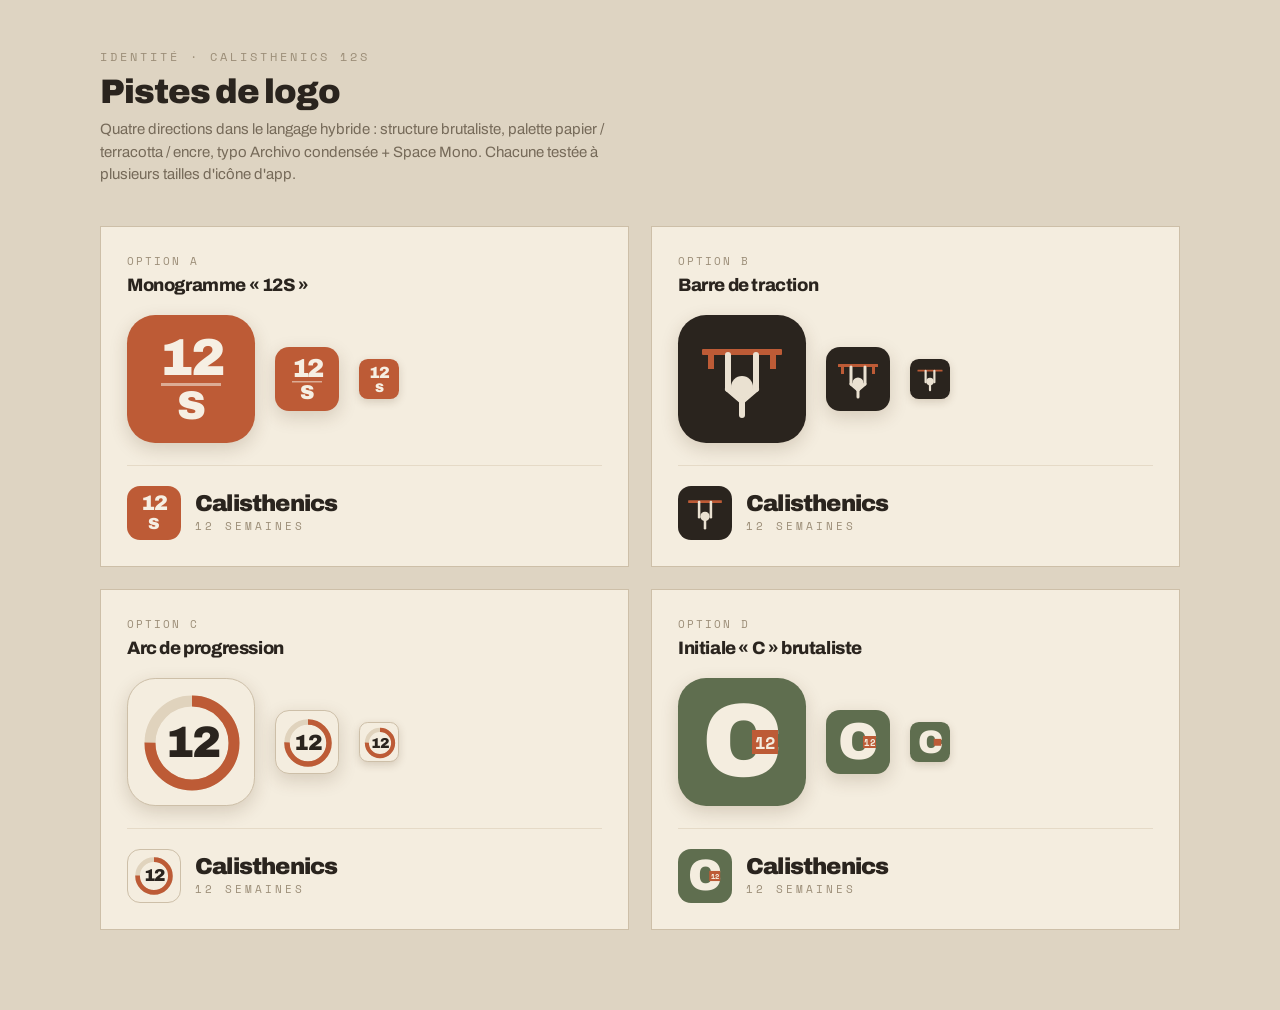
<file: Logo Calisthenics 12S.html>
<!DOCTYPE html>
<html lang="fr">
<head>
<meta charset="UTF-8">
<meta name="viewport" content="width=device-width, initial-scale=1.0">
<title>Calisthenics 12S — Logo</title>
<link rel="preconnect" href="https://fonts.googleapis.com">
<link rel="preconnect" href="https://fonts.gstatic.com" crossorigin>
<link href="https://fonts.googleapis.com/css2?family=Archivo:wght@600;700;800;900&family=Space+Mono:wght@400;700&display=swap" rel="stylesheet">
<style>
  *{box-sizing:border-box;margin:0;padding:0;}
  body{background:#DED4C2;font-family:'Archivo',sans-serif;color:#2A241E;padding:48px 32px 80px;-webkit-font-smoothing:antialiased;}
  .wrap{max-width:1080px;margin:0 auto;}
  .head{margin-bottom:40px;}
  .head .ey{font-family:'Space Mono',monospace;font-size:12px;letter-spacing:3px;text-transform:uppercase;color:#9C8E78;}
  .head h1{font-size:34px;font-weight:900;letter-spacing:-1px;margin-top:8px;}
  .head p{font-size:15px;color:#766A59;margin-top:8px;max-width:560px;line-height:1.5;}
  .grid{display:grid;grid-template-columns:repeat(2,1fr);gap:22px;}
  .opt{background:#F4EDDF;border:1.5px solid #CDBFA8;padding:26px;}
  .opt .lbl{font-family:'Space Mono',monospace;font-size:11px;letter-spacing:2px;text-transform:uppercase;color:#9C8E78;margin-bottom:6px;}
  .opt .nm{font-size:18px;font-weight:800;letter-spacing:-.4px;margin-bottom:20px;}
  .icons{display:flex;align-items:center;gap:20px;flex-wrap:wrap;}
  .small{display:flex;align-items:center;gap:14px;margin-top:22px;padding-top:20px;border-top:1.5px solid #E5DAC7;}
  .small .meta{font-family:'Space Mono',monospace;font-size:10px;letter-spacing:1.5px;text-transform:uppercase;color:#A89A86;line-height:1.7;}

  /* app icon base (iOS squircle) */
  .ico{border-radius:22%;overflow:hidden;position:relative;flex-shrink:0;display:grid;place-items:center;box-shadow:0 6px 18px rgba(80,50,20,.18);}
  .ico.lg{width:128px;height:128px;}
  .ico.md{width:64px;height:64px;border-radius:22%;}
  .ico.sm{width:40px;height:40px;border-radius:22%;box-shadow:0 3px 8px rgba(80,50,20,.18);}

  /* wordmark */
  .word{display:flex;align-items:center;gap:14px;}
  .word .mk{width:54px;height:54px;border-radius:13px;display:grid;place-items:center;flex-shrink:0;}
  .word .txt .t1{font-size:23px;font-weight:900;letter-spacing:-.8px;line-height:1;}
  .word .txt .t2{font-family:'Space Mono',monospace;font-size:10.5px;letter-spacing:3px;text-transform:uppercase;color:#9C8E78;margin-top:3px;}
</style>
</head>
<body>
<div class="wrap">
  <div class="head">
    <div class="ey">Identité · Calisthenics 12S</div>
    <h1>Pistes de logo</h1>
    <p>Quatre directions dans le langage hybride : structure brutaliste, palette papier / terracotta / encre, typo Archivo condensée + Space Mono. Chacune testée à plusieurs tailles d'icône d'app.</p>
  </div>

  <div class="grid">

    <!-- A — 12S stacked, terracotta -->
    <div class="opt">
      <div class="lbl">Option A</div>
      <div class="nm">Monogramme « 12S »</div>
      <div class="icons">
        <div class="ico lg" style="background:#BD5B36;">
          <svg viewBox="0 0 128 128" width="128" height="128">
            <text x="64" y="60" font-family="Archivo" font-weight="900" font-size="52" letter-spacing="-3" fill="#F6EFE3" text-anchor="middle">12</text>
            <text x="64" y="104" font-family="Archivo" font-weight="900" font-size="40" letter-spacing="0" fill="#F6EFE3" text-anchor="middle">S</text>
            <rect x="34" y="68" width="60" height="3" fill="#F6EFE3" opacity="0.55"/>
          </svg>
        </div>
        <div class="ico md" style="background:#BD5B36;">
          <svg viewBox="0 0 128 128" width="64" height="64">
            <text x="64" y="60" font-family="Archivo" font-weight="900" font-size="52" letter-spacing="-3" fill="#F6EFE3" text-anchor="middle">12</text>
            <text x="64" y="104" font-family="Archivo" font-weight="900" font-size="40" fill="#F6EFE3" text-anchor="middle">S</text>
            <rect x="34" y="68" width="60" height="3" fill="#F6EFE3" opacity="0.55"/>
          </svg>
        </div>
        <div class="ico sm" style="background:#BD5B36;">
          <svg viewBox="0 0 128 128" width="40" height="40">
            <text x="64" y="60" font-family="Archivo" font-weight="900" font-size="52" letter-spacing="-3" fill="#F6EFE3" text-anchor="middle">12</text>
            <text x="64" y="104" font-family="Archivo" font-weight="900" font-size="40" fill="#F6EFE3" text-anchor="middle">S</text>
          </svg>
        </div>
      </div>
      <div class="small">
        <div class="word">
          <div class="mk" style="background:#BD5B36;">
            <svg viewBox="0 0 128 128" width="54" height="54">
              <text x="64" y="58" font-family="Archivo" font-weight="900" font-size="50" letter-spacing="-3" fill="#F6EFE3" text-anchor="middle">12</text>
              <text x="64" y="102" font-family="Archivo" font-weight="900" font-size="38" fill="#F6EFE3" text-anchor="middle">S</text>
            </svg>
          </div>
          <div class="txt"><div class="t1">Calisthenics</div><div class="t2">12 semaines</div></div>
        </div>
      </div>
    </div>

    <!-- B — pull-up bar glyph -->
    <div class="opt">
      <div class="lbl">Option B</div>
      <div class="nm">Barre de traction</div>
      <div class="icons">
        <div class="ico lg" style="background:#2A241E;">
          <svg viewBox="0 0 128 128" width="128" height="128">
            <rect x="24" y="34" width="80" height="6" rx="1" fill="#BD5B36"/>
            <rect x="30" y="34" width="6" height="20" fill="#BD5B36"/>
            <rect x="92" y="34" width="6" height="20" fill="#BD5B36"/>
            <line x1="50" y1="40" x2="50" y2="74" stroke="#EAE1D1" stroke-width="6" stroke-linecap="round"/>
            <line x1="78" y1="40" x2="78" y2="74" stroke="#EAE1D1" stroke-width="6" stroke-linecap="round"/>
            <circle cx="64" cy="72" r="11" fill="#EAE1D1"/>
            <line x1="64" y1="83" x2="64" y2="100" stroke="#EAE1D1" stroke-width="6" stroke-linecap="round"/>
            <line x1="50" y1="74" x2="64" y2="86" stroke="#EAE1D1" stroke-width="6" stroke-linecap="round"/>
            <line x1="78" y1="74" x2="64" y2="86" stroke="#EAE1D1" stroke-width="6" stroke-linecap="round"/>
          </svg>
        </div>
        <div class="ico md" style="background:#2A241E;">
          <svg viewBox="0 0 128 128" width="64" height="64">
            <rect x="24" y="34" width="80" height="6" rx="1" fill="#BD5B36"/>
            <rect x="30" y="34" width="6" height="20" fill="#BD5B36"/>
            <rect x="92" y="34" width="6" height="20" fill="#BD5B36"/>
            <line x1="50" y1="40" x2="50" y2="74" stroke="#EAE1D1" stroke-width="6" stroke-linecap="round"/>
            <line x1="78" y1="40" x2="78" y2="74" stroke="#EAE1D1" stroke-width="6" stroke-linecap="round"/>
            <circle cx="64" cy="72" r="11" fill="#EAE1D1"/>
            <line x1="64" y1="83" x2="64" y2="100" stroke="#EAE1D1" stroke-width="6" stroke-linecap="round"/>
            <line x1="50" y1="74" x2="64" y2="86" stroke="#EAE1D1" stroke-width="6" stroke-linecap="round"/>
            <line x1="78" y1="74" x2="64" y2="86" stroke="#EAE1D1" stroke-width="6" stroke-linecap="round"/>
          </svg>
        </div>
        <div class="ico sm" style="background:#2A241E;">
          <svg viewBox="0 0 128 128" width="40" height="40">
            <rect x="24" y="34" width="80" height="6" rx="1" fill="#BD5B36"/>
            <line x1="50" y1="38" x2="50" y2="74" stroke="#EAE1D1" stroke-width="7" stroke-linecap="round"/>
            <line x1="78" y1="38" x2="78" y2="74" stroke="#EAE1D1" stroke-width="7" stroke-linecap="round"/>
            <circle cx="64" cy="72" r="12" fill="#EAE1D1"/>
            <line x1="64" y1="84" x2="64" y2="100" stroke="#EAE1D1" stroke-width="7" stroke-linecap="round"/>
          </svg>
        </div>
      </div>
      <div class="small">
        <div class="word">
          <div class="mk" style="background:#2A241E;">
            <svg viewBox="0 0 128 128" width="54" height="54">
              <rect x="24" y="34" width="80" height="6" rx="1" fill="#BD5B36"/>
              <line x1="50" y1="38" x2="50" y2="74" stroke="#EAE1D1" stroke-width="6" stroke-linecap="round"/>
              <line x1="78" y1="38" x2="78" y2="74" stroke="#EAE1D1" stroke-width="6" stroke-linecap="round"/>
              <circle cx="64" cy="72" r="11" fill="#EAE1D1"/>
              <line x1="64" y1="83" x2="64" y2="100" stroke="#EAE1D1" stroke-width="6" stroke-linecap="round"/>
            </svg>
          </div>
          <div class="txt"><div class="t1">Calisthenics</div><div class="t2">12 semaines</div></div>
        </div>
      </div>
    </div>

    <!-- C — progress arc / 12 -->
    <div class="opt">
      <div class="lbl">Option C</div>
      <div class="nm">Arc de progression</div>
      <div class="icons">
        <div class="ico lg" style="background:#F4EDDF;border:1.5px solid #CDBFA8;">
          <svg viewBox="0 0 128 128" width="128" height="128">
            <circle cx="64" cy="64" r="42" fill="none" stroke="#E0D3BD" stroke-width="11"/>
            <circle cx="64" cy="64" r="42" fill="none" stroke="#BD5B36" stroke-width="11" stroke-linecap="butt" stroke-dasharray="198 264" transform="rotate(-90 64 64)"/>
            <text x="64" y="78" font-family="Archivo" font-weight="900" font-size="44" letter-spacing="-2" fill="#2A241E" text-anchor="middle">12</text>
          </svg>
        </div>
        <div class="ico md" style="background:#F4EDDF;border:1.5px solid #CDBFA8;">
          <svg viewBox="0 0 128 128" width="64" height="64">
            <circle cx="64" cy="64" r="42" fill="none" stroke="#E0D3BD" stroke-width="11"/>
            <circle cx="64" cy="64" r="42" fill="none" stroke="#BD5B36" stroke-width="11" stroke-dasharray="198 264" transform="rotate(-90 64 64)"/>
            <text x="64" y="78" font-family="Archivo" font-weight="900" font-size="44" letter-spacing="-2" fill="#2A241E" text-anchor="middle">12</text>
          </svg>
        </div>
        <div class="ico sm" style="background:#F4EDDF;border:1.5px solid #CDBFA8;">
          <svg viewBox="0 0 128 128" width="40" height="40">
            <circle cx="64" cy="64" r="42" fill="none" stroke="#E0D3BD" stroke-width="13"/>
            <circle cx="64" cy="64" r="42" fill="none" stroke="#BD5B36" stroke-width="13" stroke-dasharray="198 264" transform="rotate(-90 64 64)"/>
            <text x="64" y="79" font-family="Archivo" font-weight="900" font-size="46" letter-spacing="-2" fill="#2A241E" text-anchor="middle">12</text>
          </svg>
        </div>
      </div>
      <div class="small">
        <div class="word">
          <div class="mk" style="background:#F4EDDF;border:1.5px solid #CDBFA8;">
            <svg viewBox="0 0 128 128" width="50" height="50">
              <circle cx="64" cy="64" r="42" fill="none" stroke="#E0D3BD" stroke-width="12"/>
              <circle cx="64" cy="64" r="42" fill="none" stroke="#BD5B36" stroke-width="12" stroke-dasharray="198 264" transform="rotate(-90 64 64)"/>
              <text x="64" y="78" font-family="Archivo" font-weight="900" font-size="44" letter-spacing="-2" fill="#2A241E" text-anchor="middle">12</text>
            </svg>
          </div>
          <div class="txt"><div class="t1">Calisthenics</div><div class="t2">12 semaines</div></div>
        </div>
      </div>
    </div>

    <!-- D — C monogram, sage block -->
    <div class="opt">
      <div class="lbl">Option D</div>
      <div class="nm">Initiale « C » brutaliste</div>
      <div class="icons">
        <div class="ico lg" style="background:#5F6E4F;">
          <svg viewBox="0 0 128 128" width="128" height="128">
            <text x="62" y="98" font-family="Archivo" font-weight="900" font-size="104" letter-spacing="-5" fill="#F4EDDF" text-anchor="middle">C</text>
            <rect x="74" y="52" width="26" height="24" fill="#BD5B36"/>
            <text x="87" y="71" font-family="Space Mono" font-weight="700" font-size="17" fill="#F4EDDF" text-anchor="middle">12</text>
          </svg>
        </div>
        <div class="ico md" style="background:#5F6E4F;">
          <svg viewBox="0 0 128 128" width="64" height="64">
            <text x="62" y="98" font-family="Archivo" font-weight="900" font-size="104" letter-spacing="-5" fill="#F4EDDF" text-anchor="middle">C</text>
            <rect x="74" y="52" width="26" height="24" fill="#BD5B36"/>
            <text x="87" y="71" font-family="Space Mono" font-weight="700" font-size="17" fill="#F4EDDF" text-anchor="middle">12</text>
          </svg>
        </div>
        <div class="ico sm" style="background:#5F6E4F;">
          <svg viewBox="0 0 128 128" width="40" height="40">
            <text x="62" y="98" font-family="Archivo" font-weight="900" font-size="104" letter-spacing="-5" fill="#F4EDDF" text-anchor="middle">C</text>
            <rect x="76" y="54" width="24" height="22" fill="#BD5B36"/>
          </svg>
        </div>
      </div>
      <div class="small">
        <div class="word">
          <div class="mk" style="background:#5F6E4F;">
            <svg viewBox="0 0 128 128" width="54" height="54">
              <text x="62" y="98" font-family="Archivo" font-weight="900" font-size="104" letter-spacing="-5" fill="#F4EDDF" text-anchor="middle">C</text>
              <rect x="74" y="52" width="26" height="24" fill="#BD5B36"/>
              <text x="87" y="71" font-family="Space Mono" font-weight="700" font-size="17" fill="#F4EDDF" text-anchor="middle">12</text>
            </svg>
          </div>
          <div class="txt"><div class="t1">Calisthenics</div><div class="t2">12 semaines</div></div>
        </div>
      </div>
    </div>

  </div>
</div>
</body>
</html>
</file>
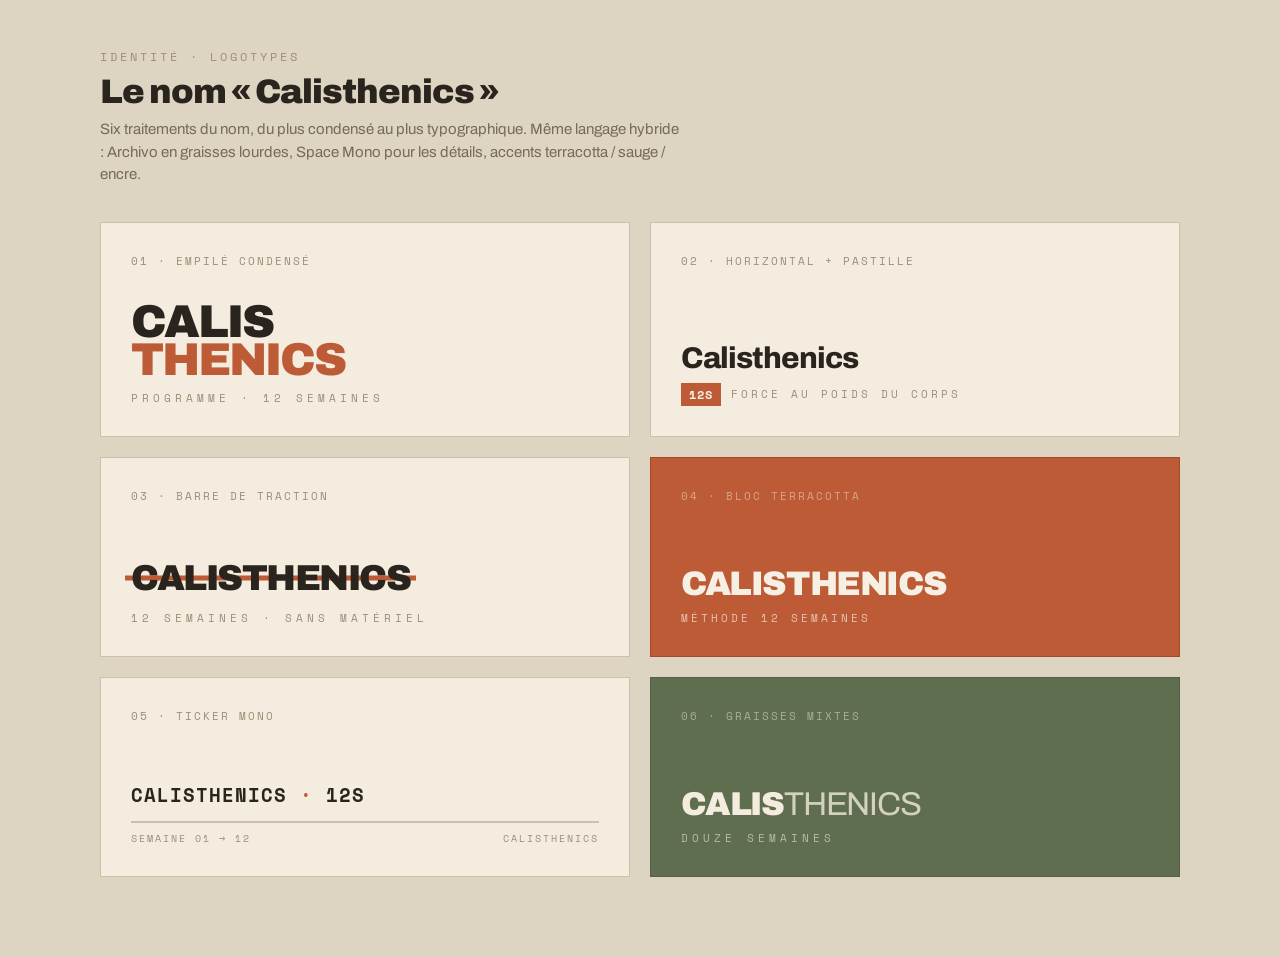
<file: Logotype Calisthenics.html>
<!DOCTYPE html>
<html lang="fr">
<head>
<meta charset="UTF-8">
<meta name="viewport" content="width=device-width, initial-scale=1.0">
<title>Calisthenics — Logotypes</title>
<link rel="preconnect" href="https://fonts.googleapis.com">
<link rel="preconnect" href="https://fonts.gstatic.com" crossorigin>
<link href="https://fonts.googleapis.com/css2?family=Archivo:wght@400;500;600;700;800;900&family=Space+Mono:wght@400;700&display=swap" rel="stylesheet">
<style>
  *{box-sizing:border-box;margin:0;padding:0;}
  body{background:#DED4C2;font-family:'Archivo',sans-serif;color:#2A241E;padding:48px 32px 80px;-webkit-font-smoothing:antialiased;}
  .wrap{max-width:1080px;margin:0 auto;}
  .head{margin-bottom:36px;}
  .head .ey{font-family:'Space Mono',monospace;font-size:12px;letter-spacing:3px;text-transform:uppercase;color:#9C8E78;}
  .head h1{font-size:34px;font-weight:900;letter-spacing:-1px;margin-top:8px;}
  .head p{font-size:15px;color:#766A59;margin-top:8px;max-width:580px;line-height:1.5;}
  .grid{display:grid;grid-template-columns:1fr 1fr;gap:20px;}
  .card{background:#F4EDDF;border:1.5px solid #CDBFA8;padding:30px;min-height:200px;display:flex;flex-direction:column;}
  .card.ink{background:#221E18;border-color:#3A332A;}
  .card.terra{background:#BD5B36;border-color:#A4492A;}
  .card.sage{background:#5F6E4F;border-color:#536046;}
  .card .lbl{font-family:'Space Mono',monospace;font-size:11px;letter-spacing:2px;text-transform:uppercase;color:#9C8E78;margin-bottom:auto;}
  .card.ink .lbl,.card.terra .lbl,.card.sage .lbl{color:rgba(244,237,223,.5);}
  .lock{display:flex;align-items:center;margin-top:34px;}

  /* 1 — stacked condensed */
  .l1 .top{font-size:46px;font-weight:900;letter-spacing:-2px;line-height:.84;text-transform:uppercase;}
  .l1 .bot{font-size:46px;font-weight:900;letter-spacing:-2px;line-height:.84;text-transform:uppercase;color:#BD5B36;}
  .l1 .tag{font-family:'Space Mono',monospace;font-size:11px;letter-spacing:4px;text-transform:uppercase;color:#9C8E78;margin-top:10px;}

  /* 2 — horizontal mono tracking */
  .l2{flex-direction:column;align-items:flex-start;gap:9px;}
  .l2 .w{font-size:30px;font-weight:800;letter-spacing:-1px;}
  .l2 .bar{display:flex;align-items:center;gap:10px;}
  .l2 .pill{background:#BD5B36;color:#F6EFE3;font-family:'Space Mono',monospace;font-weight:700;font-size:12px;letter-spacing:1px;padding:3px 8px;}
  .l2 .meta{font-family:'Space Mono',monospace;font-size:11px;letter-spacing:3px;text-transform:uppercase;color:#9C8E78;}

  /* 3 — barred (pull-up bar through word) */
  .l3{flex-direction:column;align-items:flex-start;}
  .l3 .row{position:relative;display:inline-block;}
  .l3 .w{font-size:36px;font-weight:900;letter-spacing:-1.5px;text-transform:uppercase;position:relative;z-index:1;}
  .l3 .barline{position:absolute;left:-6px;right:-6px;top:50%;height:5px;background:#BD5B36;transform:translateY(-50%);z-index:0;}
  .l3 .tag{font-family:'Space Mono',monospace;font-size:11px;letter-spacing:4px;text-transform:uppercase;color:#9C8E78;margin-top:12px;}

  /* 4 — terracotta block, knockout */
  .l4{flex-direction:column;align-items:flex-start;gap:0;}
  .l4 .w{font-size:34px;font-weight:900;letter-spacing:-1.4px;text-transform:uppercase;color:#F6EFE3;line-height:1;}
  .l4 .sub{font-family:'Space Mono',monospace;font-size:11px;letter-spacing:3px;text-transform:uppercase;color:rgba(246,239,227,.7);margin-top:9px;}

  /* 5 — mono ticker */
  .l5{flex-direction:column;align-items:flex-start;gap:12px;}
  .l5 .tick{font-family:'Space Mono',monospace;font-size:19px;font-weight:700;letter-spacing:1px;text-transform:uppercase;}
  .l5 .tick .dot{color:#BD5B36;}
  .l5 .rule{width:100%;height:1.5px;background:#CDBFA8;}
  .l5 .meta{display:flex;justify-content:space-between;width:100%;font-family:'Space Mono',monospace;font-size:10px;letter-spacing:2px;text-transform:uppercase;color:#9C8E78;}

  /* 6 — mixed weight, sage */
  .l6{flex-direction:column;align-items:flex-start;gap:8px;}
  .l6 .w{font-size:33px;letter-spacing:-1.2px;color:#F4EDDF;}
  .l6 .w b{font-weight:900;}
  .l6 .w span{font-weight:400;opacity:.78;}
  .l6 .tag{font-family:'Space Mono',monospace;font-size:11px;letter-spacing:4px;text-transform:uppercase;color:rgba(244,237,223,.6);}
</style>
</head>
<body>
<div class="wrap">
  <div class="head">
    <div class="ey">Identité · Logotypes</div>
    <h1>Le nom « Calisthenics »</h1>
    <p>Six traitements du nom, du plus condensé au plus typographique. Même langage hybride : Archivo en graisses lourdes, Space Mono pour les détails, accents terracotta / sauge / encre.</p>
  </div>

  <div class="grid">

    <!-- 1 -->
    <div class="card">
      <div class="lbl">01 · Empilé condensé</div>
      <div class="lock l1">
        <div>
          <div class="top">Calis</div>
          <div class="bot">thenics</div>
          <div class="tag">Programme · 12 semaines</div>
        </div>
      </div>
    </div>

    <!-- 2 -->
    <div class="card">
      <div class="lbl">02 · Horizontal + pastille</div>
      <div class="lock l2">
        <div class="w">Calisthenics</div>
        <div class="bar">
          <span class="pill">12S</span>
          <span class="meta">Force au poids du corps</span>
        </div>
      </div>
    </div>

    <!-- 3 -->
    <div class="card">
      <div class="lbl">03 · Barre de traction</div>
      <div class="lock l3">
        <div class="row">
          <div class="barline"></div>
          <div class="w">Calisthenics</div>
        </div>
        <div class="tag">12 semaines · sans matériel</div>
      </div>
    </div>

    <!-- 4 -->
    <div class="card terra">
      <div class="lbl">04 · Bloc terracotta</div>
      <div class="lock l4">
        <div class="w">Calisthenics</div>
        <div class="sub">Méthode 12 semaines</div>
      </div>
    </div>

    <!-- 5 -->
    <div class="card">
      <div class="lbl">05 · Ticker mono</div>
      <div class="lock l5">
        <div style="width:100%">
          <div class="tick">Calisthenics<span class="dot"> · </span>12S</div>
          <div class="rule" style="margin:12px 0 8px"></div>
          <div class="meta"><span>Semaine 01 → 12</span><span>Calisthenics</span></div>
        </div>
      </div>
    </div>

    <!-- 6 -->
    <div class="card sage">
      <div class="lbl">06 · Graisses mixtes</div>
      <div class="lock l6">
        <div class="w"><b>CALIS</b><span>THENICS</span></div>
        <div class="tag">Douze semaines</div>
      </div>
    </div>

  </div>
</div>
</body>
</html>
</file>
